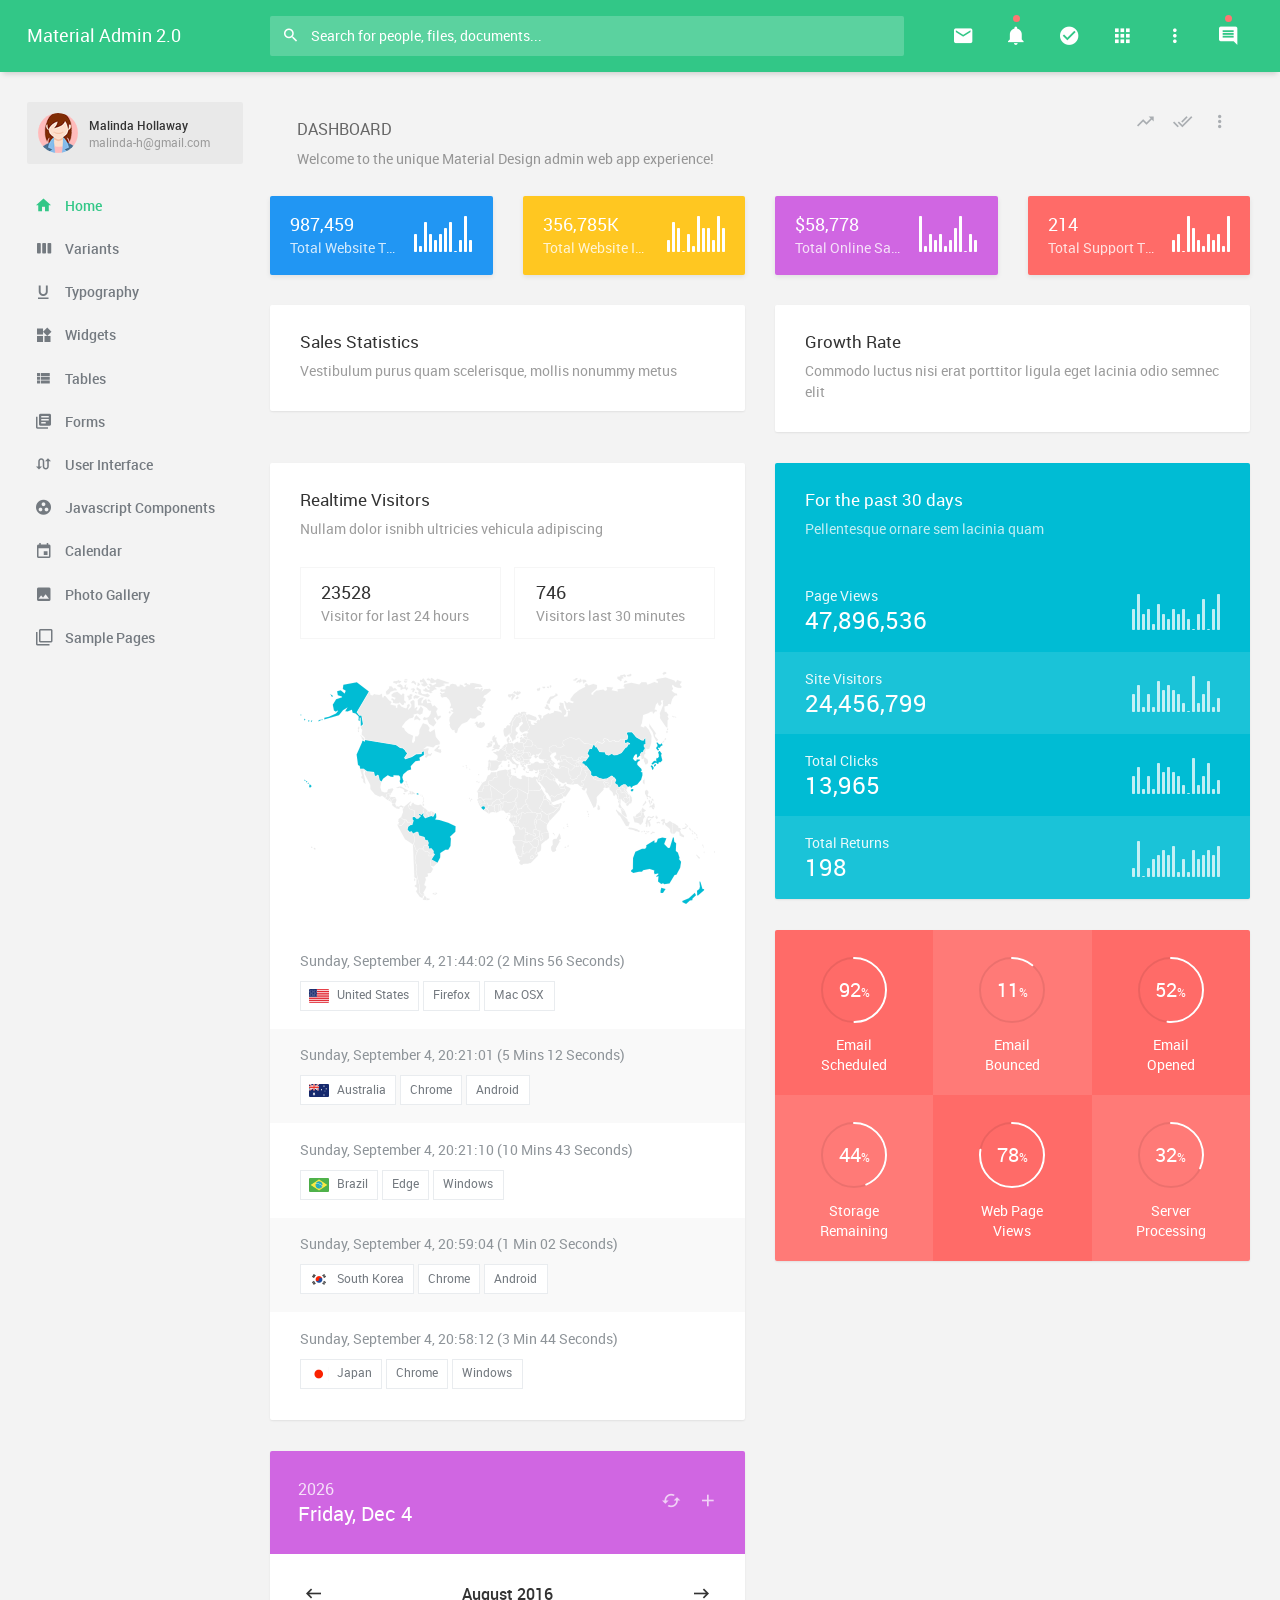
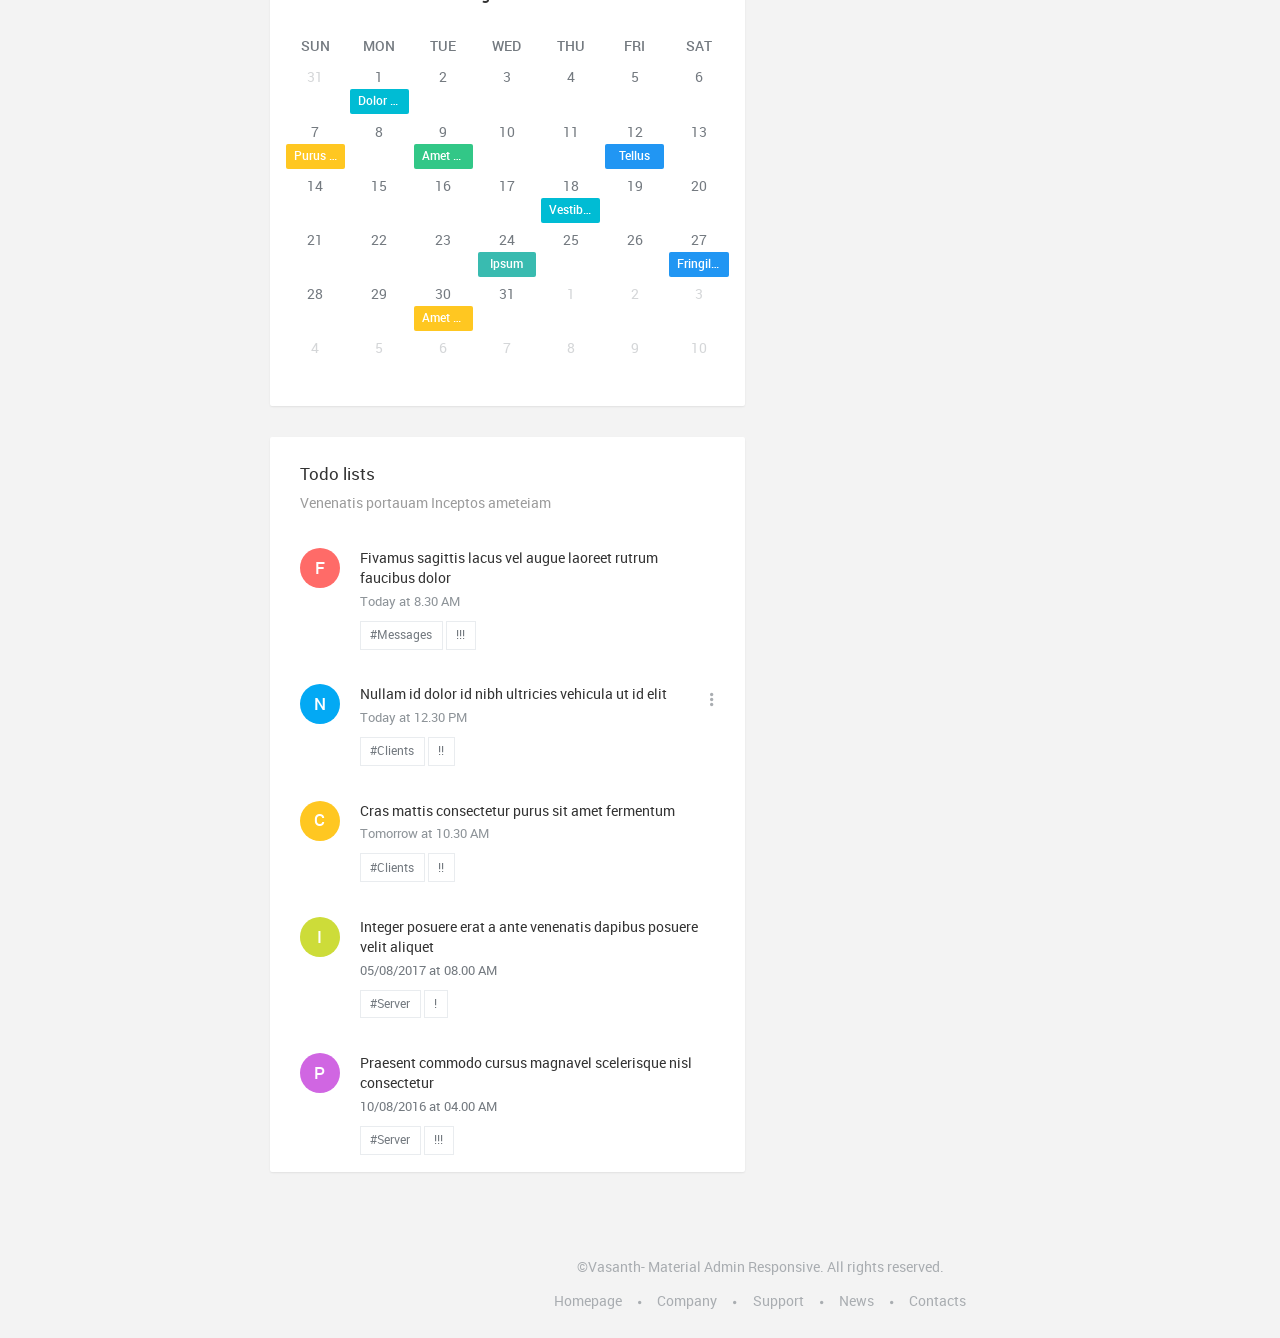
<file: TicketingSystemUI/wwwroot/index.html>
<!DOCTYPE html>
<html lang="en">
    <head>
        <meta charset="utf-8">
        <meta name="viewport" content="width=device-width, initial-scale=1, shrink-to-fit=no">

        <!-- Vendor styles -->
        <link rel="stylesheet" href="vendors/material-design-iconic-font/css/material-design-iconic-font.min.css">
        <link rel="stylesheet" href="vendors/animate.css/animate.min.css">
        <link rel="stylesheet" href="vendors/jquery-scrollbar/jquery.scrollbar.css">
        <link rel="stylesheet" href="vendors/fullcalendar/fullcalendar.min.css">

        <!-- App styles -->
        <link rel="stylesheet" href="css/app.min.css">
    </head>

    <body data-ma-theme="green">
        <main class="main">
            <div class="page-loader">
                <div class="page-loader__spinner">
                    <svg viewBox="25 25 50 50">
                        <circle cx="50" cy="50" r="20" fill="none" stroke-width="2" stroke-miterlimit="10" />
                    </svg>
                </div>
            </div>

            <header class="header">
                <div class="navigation-trigger hidden-xl-up" data-ma-action="aside-open" data-ma-target=".sidebar">
                    <div class="navigation-trigger__inner">
                        <i class="navigation-trigger__line"></i>
                        <i class="navigation-trigger__line"></i>
                        <i class="navigation-trigger__line"></i>
                    </div>
                </div>

                <div class="header__logo hidden-sm-down">
                    <h1><a href="index.html">Material Admin 2.0</a></h1>
                </div>

                <form class="search">
                    <div class="search__inner">
                        <input type="text" class="search__text" placeholder="Search for people, files, documents...">
                        <i class="zmdi zmdi-search search__helper" data-ma-action="search-close"></i>
                    </div>
                </form>

                <ul class="top-nav">
                    <li class="hidden-xl-up"><a href="" data-ma-action="search-open"><i class="zmdi zmdi-search"></i></a></li>

                    <li class="dropdown">
                        <a href="" data-toggle="dropdown"><i class="zmdi zmdi-email"></i></a>
                        <div class="dropdown-menu dropdown-menu-right dropdown-menu--block">
                            <div class="listview listview--hover">
                                <div class="listview__header">
                                    Messages

                                    <div class="actions">
                                        <a href="messages.html" class="actions__item zmdi zmdi-plus"></a>
                                    </div>
                                </div>

                                <a href="" class="listview__item">
                                    <img src="demo/img/profile-pics/1.jpg" class="listview__img" alt="">

                                    <div class="listview__content">
                                        <div class="listview__heading">
                                            David Belle <small>12:01 PM</small>
                                        </div>
                                        <p>Cum sociis natoque penatibus et magnis dis parturient montes</p>
                                    </div>
                                </a>

                                <a href="" class="listview__item">
                                    <img src="demo/img/profile-pics/2.jpg" class="listview__img" alt="">

                                    <div class="listview__content">
                                        <div class="listview__heading">
                                            Jonathan Morris
                                            <small>02:45 PM</small>
                                        </div>
                                        <p>Nunc quis diam diamurabitur at dolor elementum, dictum turpis vel</p>
                                    </div>
                                </a>

                                <a href="" class="listview__item">
                                    <img src="demo/img/profile-pics/3.jpg" class="listview__img" alt="">

                                    <div class="listview__content">
                                        <div class="listview__heading">
                                            Fredric Mitchell Jr.
                                            <small>08:21 PM</small>
                                        </div>
                                        <p>Phasellus a ante et est ornare accumsan at vel magnauis blandit turpis at augue ultricies</p>
                                    </div>
                                </a>

                                <a href="" class="listview__item">
                                    <img src="demo/img/profile-pics/4.jpg" class="listview__img" alt="">

                                    <div class="listview__content">
                                        <div class="listview__heading">
                                            Glenn Jecobs
                                            <small>08:43 PM</small>
                                        </div>
                                        <p>Ut vitae lacus sem ellentesque maximus, nunc sit amet varius dignissim, dui est consectetur neque</p>
                                    </div>
                                </a>

                                <a href="" class="listview__item">
                                    <img src="demo/img/profile-pics/5.jpg" class="listview__img" alt="">

                                    <div class="listview__content">
                                        <div class="listview__heading">
                                            Bill Phillips
                                            <small>11:32 PM</small>
                                        </div>
                                        <p>Proin laoreet commodo eros id faucibus. Donec ligula quam, imperdiet vel ante placerat</p>
                                    </div>
                                </a>

                                <a href="" class="view-more">View all messages</a>
                            </div>
                        </div>
                    </li>

                    <li class="dropdown top-nav__notifications">
                        <a href="" data-toggle="dropdown" class="top-nav__notify">
                            <i class="zmdi zmdi-notifications"></i>
                        </a>
                        <div class="dropdown-menu dropdown-menu-right dropdown-menu--block">
                            <div class="listview listview--hover">
                                <div class="listview__header">
                                    Notifications

                                    <div class="actions">
                                        <a href="" class="actions__item zmdi zmdi-check-all" data-ma-action="notifications-clear"></a>
                                    </div>
                                </div>

                                <div class="listview__scroll scrollbar-inner">
                                    <a href="" class="listview__item">
                                        <img src="demo/img/profile-pics/1.jpg" class="listview__img" alt="">

                                        <div class="listview__content">
                                            <div class="listview__heading">David Belle</div>
                                            <p>Cum sociis natoque penatibus et magnis dis parturient montes</p>
                                        </div>
                                    </a>

                                    <a href="" class="listview__item">
                                        <img src="demo/img/profile-pics/2.jpg" class="listview__img" alt="">

                                        <div class="listview__content">
                                            <div class="listview__heading">Jonathan Morris</div>
                                            <p>Nunc quis diam diamurabitur at dolor elementum, dictum turpis vel</p>
                                        </div>
                                    </a>

                                    <a href="" class="listview__item">
                                        <img src="demo/img/profile-pics/3.jpg" class="listview__img" alt="">

                                        <div class="listview__content">
                                            <div class="listview__heading">Fredric Mitchell Jr.</div>
                                            <p>Phasellus a ante et est ornare accumsan at vel magnauis blandit turpis at augue ultricies</p>
                                        </div>
                                    </a>

                                    <a href="" class="listview__item">
                                        <img src="demo/img/profile-pics/4.jpg" class="listview__img" alt="">

                                        <div class="listview__content">
                                            <div class="listview__heading">Glenn Jecobs</div>
                                            <p>Ut vitae lacus sem ellentesque maximus, nunc sit amet varius dignissim, dui est consectetur neque</p>
                                        </div>
                                    </a>

                                    <a href="" class="listview__item">
                                        <img src="demo/img/profile-pics/5.jpg" class="listview__img" alt="">

                                        <div class="listview__content">
                                            <div class="listview__heading">Bill Phillips</div>
                                            <p>Proin laoreet commodo eros id faucibus. Donec ligula quam, imperdiet vel ante placerat</p>
                                        </div>
                                    </a>

                                    <a href="" class="listview__item">
                                        <img src="demo/img/profile-pics/1.jpg" class="listview__img" alt="">

                                        <div class="listview__content">
                                            <div class="listview__heading">David Belle</div>
                                            <p>Cum sociis natoque penatibus et magnis dis parturient montes</p>
                                        </div>
                                    </a>

                                    <a href="" class="listview__item">
                                        <img src="demo/img/profile-pics/2.jpg" class="listview__img" alt="">

                                        <div class="listview__content">
                                            <div class="listview__heading">Jonathan Morris</div>
                                            <p>Nunc quis diam diamurabitur at dolor elementum, dictum turpis vel</p>
                                        </div>
                                    </a>

                                    <a href="" class="listview__item">
                                        <img src="demo/img/profile-pics/3.jpg" class="listview__img" alt="">

                                        <div class="listview__content">
                                            <div class="listview__heading">Fredric Mitchell Jr.</div>
                                            <p>Phasellus a ante et est ornare accumsan at vel magnauis blandit turpis at augue ultricies</p>
                                        </div>
                                    </a>
                                </div>

                                <div class="p-1"></div>
                            </div>
                        </div>
                    </li>

                    <li class="dropdown hidden-xs-down">
                        <a href="" data-toggle="dropdown"><i class="zmdi zmdi-check-circle"></i></a>

                        <div class="dropdown-menu dropdown-menu-right dropdown-menu--block" role="menu">
                            <div class="listview listview--hover">
                                <div class="listview__header">Tasks</div>

                                <a href="" class="listview__item">
                                    <div class="listview__content">
                                        <div class="listview__heading mb-2">HTML5 Validation Report</div>

                                        <div class="progress">
                                            <div class="progress-bar" style="width: 75%" aria-valuenow="75" aria-valuemin="0" aria-valuemax="100"></div>
                                        </div>
                                    </div>
                                </a>

                                <a href="" class="listview__item">
                                    <div class="listview__content">
                                        <div class="listview__heading mb-2">Google Chrome Extension</div>

                                        <div class="progress">
                                            <div class="progress-bar bg-warning" style="width: 43%" aria-valuenow="43" aria-valuemin="0" aria-valuemax="100"></div>
                                        </div>
                                    </div>
                                </a>

                                <a href="" class="listview__item">
                                    <div class="listview__content">
                                        <div class="listview__heading mb-2">Social Intranet Projects</div>

                                        <div class="progress">
                                            <div class="progress-bar bg-success" style="width: 20%" aria-valuenow="20" aria-valuemin="0" aria-valuemax="100"></div>
                                        </div>
                                    </div>
                                </a>

                                <a href="" class="listview__item">
                                    <div class="listview__content">
                                        <div class="listview__heading mb-2">Bootstrap Admin Template</div>

                                        <div class="progress">
                                            <div class="progress-bar bg-info" style="width: 60%" aria-valuenow="60" aria-valuemin="0" aria-valuemax="100"></div>
                                        </div>
                                    </div>
                                </a>

                                <a href="" class="listview__item">
                                    <div class="listview__content">
                                        <div class="listview__heading mb-2">Youtube Client App</div>

                                        <div class="progress">
                                            <div class="progress-bar bg-danger" style="width: 80%" aria-valuenow="80" aria-valuemin="0" aria-valuemax="100"></div>
                                        </div>
                                    </div>
                                </a>

                                <a href="" class="view-more">View all tasks</a>
                            </div>
                        </div>
                    </li>

                    <li class="dropdown hidden-xs-down">
                        <a href="" data-toggle="dropdown"><i class="zmdi zmdi-apps"></i></a>

                        <div class="dropdown-menu dropdown-menu-right dropdown-menu--block" role="menu">
                            <div class="row app-shortcuts">
                                <a class="col-4 app-shortcuts__item" href="">
                                    <i class="zmdi zmdi-calendar"></i>
                                    <small class="">Calendar</small>
                                    <span class="app-shortcuts__helper bg-red"></span>
                                </a>
                                <a class="col-4 app-shortcuts__item" href="">
                                    <i class="zmdi zmdi-file-text"></i>
                                    <small class="">Files</small>
                                    <span class="app-shortcuts__helper bg-blue"></span>
                                </a>
                                <a class="col-4 app-shortcuts__item" href="">
                                    <i class="zmdi zmdi-email"></i>
                                    <small class="">Email</small>
                                    <span class="app-shortcuts__helper bg-teal"></span>
                                </a>
                                <a class="col-4 app-shortcuts__item" href="">
                                    <i class="zmdi zmdi-trending-up"></i>
                                    <small class="">Reports</small>
                                    <span class="app-shortcuts__helper bg-blue-grey"></span>
                                </a>
                                <a class="col-4 app-shortcuts__item" href="">
                                    <i class="zmdi zmdi-view-headline"></i>
                                    <small class="">News</small>
                                    <span class="app-shortcuts__helper bg-orange"></span>
                                </a>
                                <a class="col-4 app-shortcuts__item" href="">
                                    <i class="zmdi zmdi-image"></i>
                                    <small class="">Gallery</small>
                                    <span class="app-shortcuts__helper bg-light-green"></span>
                                </a>
                            </div>
                        </div>
                    </li>

                    <li class="dropdown hidden-xs-down">
                        <a href="" data-toggle="dropdown"><i class="zmdi zmdi-more-vert"></i></a>

                        <div class="dropdown-menu dropdown-menu-right">
                            <div class="dropdown-item theme-switch">
                                Theme Switch

                                <div class="btn-group btn-group-toggle btn-group--colors" data-toggle="buttons">
                                    <label class="btn bg-green active"><input type="radio" value="green" autocomplete="off" checked></label>
                                    <label class="btn bg-blue"><input type="radio" value="blue" autocomplete="off"></label>
                                    <label class="btn bg-red"><input type="radio" value="red" autocomplete="off"></label>
                                    <label class="btn bg-orange"><input type="radio" value="orange" autocomplete="off"></label>
                                    <label class="btn bg-teal"><input type="radio" value="teal" autocomplete="off"></label>

                                    <div class="clearfix mt-2"></div>

                                    <label class="btn bg-cyan"><input type="radio" value="cyan" autocomplete="off"></label>
                                    <label class="btn bg-blue-grey"><input type="radio" value="blue-grey" autocomplete="off"></label>
                                    <label class="btn bg-purple"><input type="radio" value="purple" autocomplete="off"></label>
                                    <label class="btn bg-indigo"><input type="radio" value="indigo" autocomplete="off"></label>
                                    <label class="btn bg-brown"><input type="radio" value="brown" autocomplete="off"></label>
                                </div>
                            </div>
                            <a href="" class="dropdown-item">Fullscreen</a>
                            <a href="" class="dropdown-item">Clear Local Storage</a>
                        </div>
                    </li>

                    <li class="hidden-xs-down">
                        <a href="" data-ma-action="aside-open" data-ma-target=".chat" class="top-nav__notify">
                            <i class="zmdi zmdi-comment-alt-text"></i>
                        </a>
                    </li>
                </ul>
            </header>

            <aside class="sidebar">
                <div class="scrollbar-inner">
                    <div class="user">
                        <div class="user__info" data-toggle="dropdown">
                            <img class="user__img" src="demo/img/profile-pics/8.jpg" alt="">
                            <div>
                                <div class="user__name">Malinda Hollaway</div>
                                <div class="user__email">malinda-h@gmail.com</div>
                            </div>
                        </div>

                        <div class="dropdown-menu">
                            <a class="dropdown-item" href="">View Profile</a>
                            <a class="dropdown-item" href="">Settings</a>
                            <a class="dropdown-item" href="">Logout</a>
                        </div>
                    </div>

                    <ul class="navigation">
                        <li class="navigation__active"><a href="index.html"><i class="zmdi zmdi-home"></i> Home</a></li>

                        <li class="navigation__sub">
                            <a href=""><i class="zmdi zmdi-view-week"></i> Variants</a>

                            <ul>
                                <li><a href="hidden-sidebar.html">Hidden Sidebar</a></li>
                                <li><a href="boxed-layout.html">Boxed Layout</a></li>
                                <li><a href="hidden-sidebar-boxed-layout.html">Boxed Layout with Hidden Sidebar</a></li>
                                <li><a href="top-navigation.html">Top Navigation</a></li>
                            </ul>
                        </li>

                        <li><a href="typography.html"><i class="zmdi zmdi-format-underlined"></i> Typography</a></li>

                        <li><a href="widgets.html"><i class="zmdi zmdi-widgets"></i> Widgets</a></li>

                        <li class="navigation__sub">
                            <a href=""><i class="zmdi zmdi-view-list"></i> Tables</a>

                            <ul>
                                <li><a href="html-table.html">HTML Table</a></li>
                                <li><a href="data-table.html">Data Table</a></li>
                            </ul>
                        </li>

                        <li class="navigation__sub">
                            <a href=""><i class="zmdi zmdi-collection-text"></i> Forms</a>

                            <ul>
                                <li><a href="form-elements.html">Basic Form Elements</a></li>
                                <li><a href="form-components.html">Form Components</a></li>
                                <li><a href="form-layouts.html">Form Layouts</a></li>
                                <li><a href="form-validation.html">Form Validation</a></li>
                            </ul>
                        </li>

                        <li class="navigation__sub">
                            <a href=""><i class="zmdi zmdi-swap-alt"></i> User Interface</a>

                            <ul>
                                <li><a href="colors.html">Colors</a></li>
                                <li><a href="css-animations.html">CSS Animations</a></li>
                                <li><a href="buttons.html">Buttons</a></li>
                                <li><a href="icons.html">Icons</a></li>
                                <li><a href="listview.html">Listview</a></li>
                                <li><a href="toolbars.html">Toolbars</a></li>
                                <li><a href="cards.html">Cards</a></li>
                                <li><a href="alerts.html">Alerts</a></li>
                                <li><a href="badges.html">Badges</a></li>
                                <li><a href="breadcrumbs.html">Bredcrumbs</a></li>
                                <li><a href="jumbotron.html">Jumbotron</a></li>
                                <li><a href="navs.html">Navs</a></li>
                                <li><a href="pagination.html">Pagination</a></li>
                                <li><a href="progress.html">Progress</a></li>
                            </ul>
                        </li>

                        <li class="navigation__sub">
                            <a href=""><i class="zmdi zmdi-group-work"></i> Javascript Components</a>

                            <ul class="navigation__sub">
                                <li><a href="carousel.html">Carousel</a></li>
                                <li><a href="collapse.html">Collapse</a></li>
                                <li><a href="dropdowns.html">Dropdowns</a></li>
                                <li><a href="modals.html">Modals</a></li>
                                <li><a href="popover.html">Popover</a></li>
                                <li><a href="tabs.html">Tabs</a></li>
                                <li><a href="tooltips.html">Tooltips</a></li>
                                <li><a href="notifications-alerts.html">Notifications & Alerts</a></li>
                                <li><a href="tree-view.html">Tree View</a></li>
                            </ul>
                        </li>

                        

                        <li><a href="calendar.html"><i class="zmdi zmdi-calendar"></i> Calendar</a></li>

                        <li><a href="photo-gallery.html"><i class="zmdi zmdi-image"></i> Photo Gallery</a></li>

                        <li class="navigation__sub">
                            <a href=""><i class="zmdi zmdi-collection-item"></i> Sample Pages</a>

                            <ul>
                                <li><a href="profile-about.html">Profile</a></li>
                                <li><a href="messages.html">Messages</a></li>
                                <li><a href="contacts.html">Contacts</a></li>
                                <li><a href="new-contact.html">New Contact</a></li>
                                <li><a href="groups.html">Groups</a></li>
                                <li><a href="pricing-tables.html">Pricing Tables</a></li>
                                <li><a href="invoice.html">Invoice</a></li>
                                <li><a href="todo-lists.html">Todo Lists</a></li>
                                <li><a href="notes.html">Notes</a></li>
                                <li><a href="search-results.html">Search Results</a></li>
                                <li><a href="issue-tracker.html">Issue Tracker</a></li>
                                <li><a href="faq.html">FAQ</a></li>
                                <li><a href="team.html">Team</a></li>
                                <li><a href="blog.html">Blog</a></li>
                                <li><a href="blog-details.html">Blog Details</a></li>
                                <li><a href="questions-answers.html">Questions & Answers</a></li>
                                <li><a href="questions-answers-details.html">Questions & Answers Details</a></li>
                                <li><a href="login.html">Login & SignUp</a></li>
                                <li><a href="lockscreen.html">Lockscreen</a></li>
                                <li><a href="404.html">404</a></li>
                                <li><a href="empty.html">Empty Page</a></li>
                            </ul>
                        </li>
                    </ul>
                </div>
            </aside>

            <aside class="chat">
                <div class="chat__header">
                    <h2 class="chat__title">Chat <small>Currently 20 contacts online</small></h2>

                    <div class="chat__search">
                        <div class="form-group">
                            <input type="text" class="form-control" placeholder="Search...">
                            <i class="form-group__bar"></i>
                        </div>
                    </div>
                </div>

                <div class="scrollbar-inner">
                    <div class="listview listview--hover chat__buddies">
                        <a class="listview__item chat__available">
                            <img src="demo/img/profile-pics/7.jpg" class="listview__img" alt="">

                            <div class="listview__content">
                                <div class="listview__heading">Jeannette Lawson</div>
                                <p>hey, how are you doing.</p>
                            </div>
                        </a>

                        <a class="listview__item chat__available">
                            <img src="demo/img/profile-pics/5.jpg" class="listview__img" alt="">

                            <div class="listview__content">
                                <div class="listview__heading">Jeannette Lawson</div>
                                <p>hmm...</p>
                            </div>
                        </a>

                        <a class="listview__item chat__away">
                            <img src="demo/img/profile-pics/3.jpg" class="listview__img" alt="">

                            <div class="listview__content">
                                <div class="listview__heading">Jeannette Lawson</div>
                                <p>all good</p>
                            </div>
                        </a>

                        <a class="listview__item">
                            <img src="demo/img/profile-pics/8.jpg" class="listview__img" alt="">

                            <div class="listview__content">
                                <div class="listview__heading">Jeannette Lawson</div>
                                <p>morbi leo risus portaac consectetur vestibulum at eros.</p>
                            </div>
                        </a>

                        <a class="listview__item">
                            <img src="demo/img/profile-pics/6.jpg" class="listview__img" alt="">

                            <div class="listview__content">
                                <div class="listview__heading">Jeannette Lawson</div>
                                <p>fusce dapibus</p>
                            </div>
                        </a>

                        <a class="listview__item chat__busy">
                            <img src="demo/img/profile-pics/9.jpg" class="listview__img" alt="">

                            <div class="listview__content">
                                <div class="listview__heading">Jeannette Lawson</div>
                                <p>cras mattis consectetur purus sit amet fermentum.</p>
                            </div>
                        </a>
                    </div>
                </div>

                <a href="messages.html" class="btn btn--action btn-danger"><i class="zmdi zmdi-plus"></i></a>
            </aside>

            <section class="content">
                <header class="content__title">
                    <h1>Dashboard</h1>
                    <small>Welcome to the unique Material Design admin web app experience!</small>

                    <div class="actions">
                        <a href="" class="actions__item zmdi zmdi-trending-up"></a>
                        <a href="" class="actions__item zmdi zmdi-check-all"></a>

                        <div class="dropdown actions__item">
                            <i data-toggle="dropdown" class="zmdi zmdi-more-vert"></i>
                            <div class="dropdown-menu dropdown-menu-right">
                                <a href="" class="dropdown-item">Refresh</a>
                                <a href="" class="dropdown-item">Manage Widgets</a>
                                <a href="" class="dropdown-item">Settings</a>
                            </div>
                        </div>
                    </div>
                </header>

                <div class="row quick-stats">
                    <div class="col-sm-6 col-md-3">
                        <div class="quick-stats__item bg-blue">
                            <div class="quick-stats__info">
                                <h2>987,459</h2>
                                <small>Total Website Traffics</small>
                            </div>

                            <div class="quick-stats__chart sparkline-bar-stats">6,4,8,6,5,6,7,8,3,5,9,5</div>
                        </div>
                    </div>

                    <div class="col-sm-6 col-md-3">
                        <div class="quick-stats__item bg-amber">
                            <div class="quick-stats__info">
                                <h2>356,785K</h2>
                                <small>Total Website Impressions</small>
                            </div>

                            <div class="quick-stats__chart sparkline-bar-stats">4,7,6,2,5,3,8,6,6,4,8,6</div>
                        </div>
                    </div>

                    <div class="col-sm-6 col-md-3">
                        <div class="quick-stats__item bg-purple">
                            <div class="quick-stats__info">
                                <h2>$58,778</h2>
                                <small>Total Online Sales</small>
                            </div>

                            <div class="quick-stats__chart sparkline-bar-stats">9,4,6,5,6,4,5,7,9,3,6,5</div>
                        </div>
                    </div>

                    <div class="col-sm-6 col-md-3">
                        <div class="quick-stats__item bg-red">
                            <div class="quick-stats__info">
                                <h2>214</h2>
                                <small>Total Support Tickets</small>
                            </div>

                            <div class="quick-stats__chart sparkline-bar-stats">5,6,3,9,7,5,4,6,5,6,4,9</div>
                        </div>
                    </div>
                </div>

                <div class="row">
                    <div class="col-md-6">
                        <div class="card">
                            <div class="card-body">
                                <h4 class="card-title">Sales Statistics</h4>
                                <h6 class="card-subtitle">Vestibulum purus quam scelerisque, mollis nonummy metus</h6>

                            
                            </div>
                        </div>
                    </div>

                    <div class="col-md-6">
                        <div class="card">
                            <div class="card-body">
                                <h4 class="card-title">Growth Rate</h4>
                                <h6 class="card-subtitle">Commodo luctus nisi erat porttitor ligula eget lacinia odio semnec elit</h6>

                             
                            </div>
                        </div>
                    </div>
                </div>

                <div data-columns>
                   
                    <div class="card widget-visitors">
                        <div class="card-body">
                            <h4 class="card-title">Realtime Visitors</h4>
                            <h6 class="card-subtitle">Nullam dolor isnibh ultricies vehicula adipiscing</h6>

                            <div class="widget-visitors__stats">
                                <div>
                                    <strong>23528</strong>
                                    <small>Visitor for last 24 hours</small>
                                </div>
                                <div>
                                    <strong>746</strong>
                                    <small>Visitors last 30 minutes</small>
                                </div>
                            </div>

                            <div class="widget-visitors__map map-visitors"></div>
                        </div>

                        <div class="listview listview--striped">
                            <div class="listview__item">
                                <div class="listview__content">
                                    <p>Sunday, September 4, 21:44:02 (2 Mins 56 Seconds)</p>

                                    <div class="listview__attrs">
                                        <span><img class="widget-visitors__country" src="demo/img/flags/United_States_of_America.png" alt=""> United States</span>
                                        <span>Firefox</span>
                                        <span>Mac OSX</span>
                                    </div>
                                </div>
                            </div>

                            <div class="listview__item">
                                <div class="listview__content">
                                    <p>Sunday, September 4, 20:21:01 (5 Mins 12 Seconds)</p>

                                    <div class="listview__attrs">
                                        <span><img class="widget-visitors__country" src="demo/img/flags/Australia.png" alt=""> Australia</span>
                                        <span>Chrome</span>
                                        <span>Android</span>
                                    </div>
                                </div>
                            </div>

                            <div class="listview__item">
                                <div class="listview__content">
                                    <p>Sunday, September 4, 20:21:10 (10 Mins 43 Seconds)</p>

                                    <div class="listview__attrs">
                                        <span><img class="widget-visitors__country" src="demo/img/flags/Brazil.png" alt=""> Brazil</span>
                                        <span>Edge</span>
                                        <span>Windows</span>
                                    </div>
                                </div>
                            </div>

                            <div class="listview__item">
                                <div class="listview__content">
                                    <p>Sunday, September 4, 20:59:04 (1 Min 02 Seconds)</p>

                                    <div class="listview__attrs">
                                        <span><img class="widget-visitors__country" src="demo/img/flags/South_Korea.png" alt=""> South Korea</span>
                                        <span>Chrome</span>
                                        <span>Android</span>
                                    </div>
                                </div>
                            </div>

                            <div class="listview__item">
                                <div class="listview__content">
                                    <p>Sunday, September 4, 20:58:12 (3 Min 44 Seconds)</p>

                                    <div class="listview__attrs">
                                        <span><img class="widget-visitors__country" src="demo/img/flags/Japan.png" alt=""> Japan</span>
                                        <span>Chrome</span>
                                        <span>Windows</span>
                                    </div>
                                </div>
                            </div>

                            <div class="p-2"></div>
                        </div>
                    </div>

                    <div class="card card--inverse widget-past-days">
                        <div class="card-body">
                            <h4 class="card-title">For the past 30 days</h4>
                            <h6 class="card-subtitle">Pellentesque ornare sem lacinia quam</h6>
                        </div>

                        <div class="widget-past-days__main">
                          
                        </div>

                        <div class="listview listview--inverse listview--striped">
                            <div class="listview__item">
                                <div class="widget-past-days__info">
                                    <small>Page Views</small>
                                    <h3>47,896,536</h3>
                                </div>

                                <div class="widget-past-days__chart hidden-sm">
                                    <div class="sparkline-bar-stats">6,9,5,6,3,7,5,4,6,5,6,4,2,5,8,2,6,9</div>
                                </div>
                            </div>

                            <div class="listview__item">
                                <div class="widget-past-days__info">
                                    <small>Site Visitors</small>
                                    <h3>24,456,799</h3>
                                </div>

                                <div class="widget-past-days__chart hidden-sm">
                                    <div class="sparkline-bar-stats">5,7,2,5,2,8,6,7,6,5,3,1,9,3,5,8,2,4</div>
                                </div>
                            </div>

                            <div class="listview__item">
                                <div class="widget-past-days__info">
                                    <small>Total Clicks</small>
                                    <h3>13,965</h3>
                                </div>

                                <div class="widget-past-days__chart hidden-sm">
                                    <div class="sparkline-bar-stats">5,7,2,5,2,8,6,7,6,5,3,1,9,3,5,8,2,4</div>
                                </div>
                            </div>

                            <div class="listview__item">
                                <div class="widget-past-days__info">
                                    <small>Total Returns</small>
                                    <h3>198</h3>
                                </div>

                                <div class="widget-past-days__chart hidden-sm">
                                    <div class="sparkline-bar-stats">3,9,1,3,5,6,7,6,8,2,5,2,7,5,6,7,6,8</div>
                                </div>
                            </div>
                        </div>
                    </div>

                    <div class="card widget-calendar">
                        <div class="widget-calendar__header">
                            <div class="widget-calendar__year"></div>
                            <div class="widget-calendar__day"></div>

                            <div class="actions actions--inverse">
                                <a href="calendar.html" class="actions__item"><i class="zmdi zmdi-refresh-alt"></i></a>
                                <a href="calendar.html" class="actions__item"><i class="zmdi zmdi-plus"></i></a>
                            </div>
                        </div>

                        <div class="widget-calendar__body"></div>
                    </div>

                    <div class="card card--inverse widget-pie">
                        <div class="col-6 col-sm-4 col-md-6 col-lg-4 widget-pie__item">
                            <div class="easy-pie-chart" data-percent="50" data-size="80" data-track-color="rgba(0,0,0,0.08)" data-bar-color="#fff">
                                <span class="easy-pie-chart__value">92</span>
                            </div>
                            <div class="widget-pie__title">Email<br> Scheduled</div>
                        </div>

                        <div class="col-6 col-sm-4 col-md-6 col-lg-4 widget-pie__item">
                            <div class="easy-pie-chart" data-percent="11" data-size="80" data-track-color="rgba(0,0,0,0.08)" data-bar-color="#fff">
                                <span class="easy-pie-chart__value">11</span>
                            </div>
                            <div class="widget-pie__title">Email<br> Bounced</div>
                        </div>

                        <div class="col-6 col-sm-4 col-md-6 col-lg-4 widget-pie__item">
                            <div class="easy-pie-chart" data-percent="52" data-size="80" data-track-color="rgba(0,0,0,0.08)" data-bar-color="#fff">
                                <span class="easy-pie-chart__value">52</span>
                            </div>
                            <div class="widget-pie__title">Email<br> Opened</div>
                        </div>

                        <div class="col-6 col-sm-4 col-md-6 col-lg-4 widget-pie__item">
                            <div class="easy-pie-chart" data-percent="44" data-size="80" data-track-color="rgba(0,0,0,0.08)" data-bar-color="#fff">
                                <span class="easy-pie-chart__value">44</span>
                            </div>
                            <div class="widget-pie__title">Storage<br>Remaining</div>
                        </div>

                        <div class="col-6 col-sm-4 col-md-6 col-lg-4 widget-pie__item">
                            <div class="easy-pie-chart" data-percent="78" data-size="80" data-track-color="rgba(0,0,0,0.08)" data-bar-color="#fff">
                                <span class="easy-pie-chart__value">78</span>
                            </div>
                            <div class="widget-pie__title">Web Page<br> Views</div>
                        </div>

                        <div class="col-6 col-sm-4 col-md-6 col-lg-4 widget-pie__item">
                            <div class="easy-pie-chart" data-percent="32" data-size="80" data-track-color="rgba(0,0,0,0.08)" data-bar-color="#fff">
                                <span class="easy-pie-chart__value">32</span>
                            </div>
                            <div class="widget-pie__title">Server<br> Processing</div>
                        </div>
                    </div>

                    <div class="card todo">
                        <div class="card-body">
                            <h4 class="card-title">Todo lists</h4>
                            <h6 class="card-subtitle">Venenatis portauam Inceptos ameteiam</h6>
                        </div>

                        <div class="listview">
                            <div class="listview__item">
                                <div class="checkbox checkbox--char todo__item">
                                    <input type="checkbox" id="todo-1">
                                    <label for="todo-1" class="bg-red checkbox__char">F</label>

                                    <div class="listview__content">
                                        <div class="listview__heading">Fivamus sagittis lacus vel augue laoreet rutrum faucibus dolor</div>
                                        <p>Today at 8.30 AM</p>
                                    </div>

                                    <div class="listview__attrs">
                                        <span>#Messages</span>
                                        <span>!!!</span>
                                    </div>
                                </div>

                               
                            </div>

                            <div class="listview__item">
                                <div class="checkbox checkbox--char todo__item">
                                    <input type="checkbox" id="todo-2">
                                    <label class="checkbox__char bg-light-blue" for="todo-2">N</label>

                                    <div class="listview__content">
                                        <div class="listview__heading">Nullam id dolor id nibh ultricies vehicula ut id elit</div>
                                        <p>Today at 12.30 PM</p>
                                    </div>

                                    <div class="listview__attrs">
                                        <span>#Clients</span>
                                        <span>!!</span>
                                    </div>
                                </div>

                                <div class="actions listview__actions">
                                    <div class="dropdown actions__item">
                                        <i class="zmdi zmdi-more-vert" data-toggle="dropdown"></i>
                                        <div class="dropdown-menu dropdown-menu-right">
                                            <a class="dropdown-item" href="">Mark as completed</a>
                                            <a class="dropdown-item" href="">Delete</a>
                                        </div>
                                    </div>
                                </div>
                            </div>

                            <div class="listview__item">
                                <div class="checkbox checkbox--char todo__item">
                                    <input  type="checkbox" id="todo-3">
                                    <label class="checkbox__char bg-amber" for="todo-3">C</label>

                                    <div class="listview__content">
                                        <div class="listview__heading">Cras mattis consectetur purus sit amet fermentum</div>
                                        <p>Tomorrow at 10.30 AM</p>
                                    </div>

                                    <div class="listview__attrs">
                                        <span>#Clients</span>
                                        <span>!!</span>
                                    </div>
                                </div>

                               
                            </div>

                            <div class="listview__item">
                                <div class="checkbox checkbox--char todo__item">
                                    <input  type="checkbox" id="todo-4">
                                    <label class="checkbox__char bg-lime" for="todo-4">I</label>

                                    <div class="listview__content">
                                        <div class="listview__heading">Integer posuere erat a ante venenatis dapibus posuere velit aliquet</div>
                                        <small>05/08/2017 at 08.00 AM</small>
                                    </div>

                                    <div class="listview__attrs">
                                        <span>#Server</span>
                                        <span>!</span>
                                    </div>
                                </div>

                                
                            </div>

                            <div class="listview__item">
                                <div class="checkbox checkbox--char todo__item">
                                    <input  type="checkbox" id="todo-5">
                                    <label class="checkbox__char bg-purple" for="todo-5">P</label>

                                    <div class="listview__content">
                                        <div class="listview__heading">Praesent commodo cursus magnavel scelerisque nisl consectetur</div>
                                        <small>10/08/2016 at 04.00 AM</small>
                                    </div>

                                    <div class="listview__attrs">
                                        <span>#Server</span>
                                        <span>!!!</span>
                                    </div>
                                </div>

                              
                            </div>

                            
                        </div>
                    </div>

                   
                </div>

                <footer class="footer hidden-xs-down">
                    <p>©Vasanth- Material Admin Responsive. All rights reserved.</p>

                    <ul class="nav footer__nav">
                        <a class="nav-link" href="">Homepage</a>

                        <a class="nav-link" href="">Company</a>

                        <a class="nav-link" href="">Support</a>

                        <a class="nav-link" href="">News</a>

                        <a class="nav-link" href="">Contacts</a>
                    </ul>
                </footer>
            </section>
        </main>

        <!-- Older IE warning message -->
            <!--[if IE]>
                <div class="ie-warning">
                    <h1>Warning!!</h1>
                    <p>You are using an outdated version of Internet Explorer, please upgrade to any of the following web browsers to access this website.</p>

                    <div class="ie-warning__downloads">
                        <a href="http://www.google.com/chrome">
                            <img src="img/browsers/chrome.png" alt="">
                        </a>

                        <a href="https://www.mozilla.org/en-US/firefox/new">
                            <img src="img/browsers/firefox.png" alt="">
                        </a>

                        <a href="http://www.opera.com">
                            <img src="img/browsers/opera.png" alt="">
                        </a>

                        <a href="https://support.apple.com/downloads/safari">
                            <img src="img/browsers/safari.png" alt="">
                        </a>

                        <a href="https://www.microsoft.com/en-us/windows/microsoft-edge">
                            <img src="img/browsers/edge.png" alt="">
                        </a>

                        <a href="http://windows.microsoft.com/en-us/internet-explorer/download-ie">
                            <img src="img/browsers/ie.png" alt="">
                        </a>
                    </div>
                    <p>Sorry for the inconvenience!</p>
                </div>
            <![endif]-->

        <!-- Javascript -->
        <!-- Vendors -->
        <script src="vendors/jquery/jquery.min.js"></script>
        <script src="vendors/popper.js/popper.min.js"></script>
        <script src="vendors/bootstrap/js/bootstrap.min.js"></script>
        <script src="vendors/jquery-scrollbar/jquery.scrollbar.min.js"></script>
        <script src="vendors/jquery-scrollLock/jquery-scrollLock.min.js"></script>

        <script src="vendors/flot/jquery.flot.js"></script>
        <script src="vendors/flot/jquery.flot.resize.js"></script>
        <script src="vendors/flot.curvedlines/curvedLines.js"></script>
        <script src="vendors/jqvmap/jquery.vmap.min.js"></script>
        <script src="vendors/jqvmap/maps/jquery.vmap.world.js"></script>
        <script src="vendors/easy-pie-chart/jquery.easypiechart.min.js"></script>
        <script src="vendors/salvattore/salvattore.min.js"></script>
        <script src="vendors/sparkline/jquery.sparkline.min.js"></script>
        <script src="vendors/moment/moment.min.js"></script>
        <script src="vendors/fullcalendar/fullcalendar.min.js"></script>

        <!-- Charts and maps-->
        <script src="demo/js/flot-charts/curved-line.js"></script>
        <script src="demo/js/flot-charts/dynamic.js"></script>
        <script src="demo/js/flot-charts/line.js"></script>
        <script src="demo/js/flot-charts/chart-tooltips.js"></script>
        <script src="demo/js/other-charts.js"></script>
        <script src="demo/js/jqvmap.js"></script>

        <!-- App functions and actions -->
        <script src="js/app.min.js"></script>
    </body>
</html>
</file>
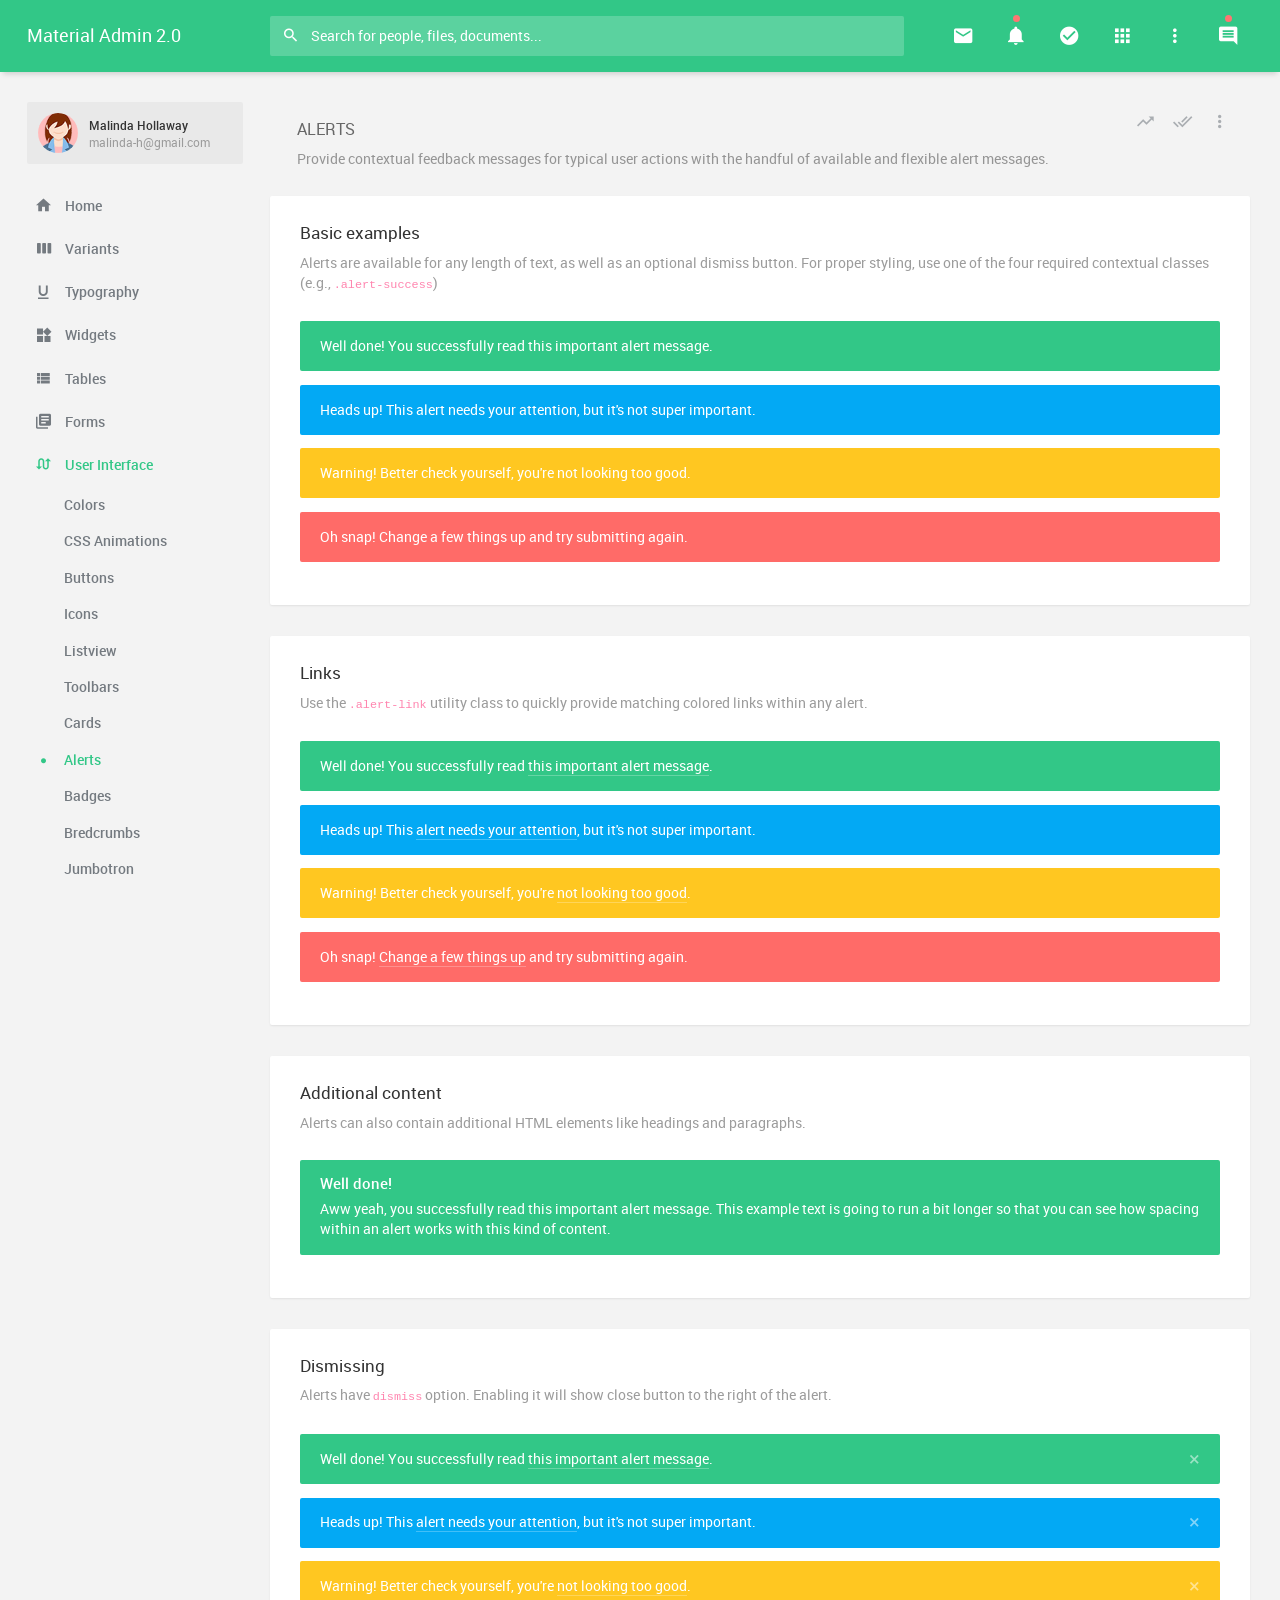
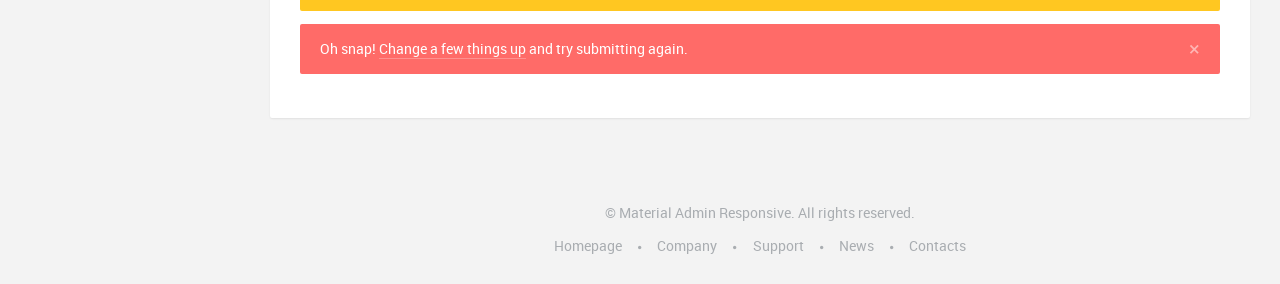
<file: TicketingSystemUI/wwwroot/alerts.html>
<!DOCTYPE html>
<html lang="en">
    <head>
        <meta charset="utf-8">
        <meta name="viewport" content="width=device-width, initial-scale=1, shrink-to-fit=no">

        <!-- Vendor styles -->
        <link rel="stylesheet" href="vendors/material-design-iconic-font/css/material-design-iconic-font.min.css">
        <link rel="stylesheet" href="vendors/animate.css/animate.min.css">
        <link rel="stylesheet" href="vendors/jquery-scrollbar/jquery.scrollbar.css">

        <!-- App styles -->
        <link rel="stylesheet" href="css/app.min.css">
    </head>

    <body data-ma-theme="green">
        <main class="main">
            <div class="page-loader">
                <div class="page-loader__spinner">
                    <svg viewBox="25 25 50 50">
                        <circle cx="50" cy="50" r="20" fill="none" stroke-width="2" stroke-miterlimit="10" />
                    </svg>
                </div>
            </div>

            <header class="header">
                <div class="navigation-trigger hidden-xl-up" data-ma-action="aside-open" data-ma-target=".sidebar">
                    <div class="navigation-trigger__inner">
                        <i class="navigation-trigger__line"></i>
                        <i class="navigation-trigger__line"></i>
                        <i class="navigation-trigger__line"></i>
                    </div>
                </div>

                <div class="header__logo hidden-sm-down">
                    <h1><a href="index.html">Material Admin 2.0</a></h1>
                </div>

                <form class="search">
                    <div class="search__inner">
                        <input type="text" class="search__text" placeholder="Search for people, files, documents...">
                        <i class="zmdi zmdi-search search__helper" data-ma-action="search-close"></i>
                    </div>
                </form>

                <ul class="top-nav">
                    <li class="hidden-xl-up"><a href="" data-ma-action="search-open"><i class="zmdi zmdi-search"></i></a></li>

                    <li class="dropdown">
                        <a href="" data-toggle="dropdown"><i class="zmdi zmdi-email"></i></a>
                        <div class="dropdown-menu dropdown-menu-right dropdown-menu--block">
                            <div class="listview listview--hover">
                                <div class="listview__header">
                                    Messages

                                    <div class="actions">
                                        <a href="messages.html" class="actions__item zmdi zmdi-plus"></a>
                                    </div>
                                </div>

                                <a href="" class="listview__item">
                                    <img src="demo/img/profile-pics/1.jpg" class="listview__img" alt="">

                                    <div class="listview__content">
                                        <div class="listview__heading">
                                            David Belle <small>12:01 PM</small>
                                        </div>
                                        <p>Cum sociis natoque penatibus et magnis dis parturient montes</p>
                                    </div>
                                </a>

                                <a href="" class="listview__item">
                                    <img src="demo/img/profile-pics/2.jpg" class="listview__img" alt="">

                                    <div class="listview__content">
                                        <div class="listview__heading">
                                            Jonathan Morris
                                            <small>02:45 PM</small>
                                        </div>
                                        <p>Nunc quis diam diamurabitur at dolor elementum, dictum turpis vel</p>
                                    </div>
                                </a>

                                <a href="" class="listview__item">
                                    <img src="demo/img/profile-pics/3.jpg" class="listview__img" alt="">

                                    <div class="listview__content">
                                        <div class="listview__heading">
                                            Fredric Mitchell Jr.
                                            <small>08:21 PM</small>
                                        </div>
                                        <p>Phasellus a ante et est ornare accumsan at vel magnauis blandit turpis at augue ultricies</p>
                                    </div>
                                </a>

                                <a href="" class="listview__item">
                                    <img src="demo/img/profile-pics/4.jpg" class="listview__img" alt="">

                                    <div class="listview__content">
                                        <div class="listview__heading">
                                            Glenn Jecobs
                                            <small>08:43 PM</small>
                                        </div>
                                        <p>Ut vitae lacus sem ellentesque maximus, nunc sit amet varius dignissim, dui est consectetur neque</p>
                                    </div>
                                </a>

                                <a href="" class="listview__item">
                                    <img src="demo/img/profile-pics/5.jpg" class="listview__img" alt="">

                                    <div class="listview__content">
                                        <div class="listview__heading">
                                            Bill Phillips
                                            <small>11:32 PM</small>
                                        </div>
                                        <p>Proin laoreet commodo eros id faucibus. Donec ligula quam, imperdiet vel ante placerat</p>
                                    </div>
                                </a>

                                <a href="" class="view-more">View all messages</a>
                            </div>
                        </div>
                    </li>

                    <li class="dropdown top-nav__notifications">
                        <a href="" data-toggle="dropdown" class="top-nav__notify">
                            <i class="zmdi zmdi-notifications"></i>
                        </a>
                        <div class="dropdown-menu dropdown-menu-right dropdown-menu--block">
                            <div class="listview listview--hover">
                                <div class="listview__header">
                                    Notifications

                                    <div class="actions">
                                        <a href="" class="actions__item zmdi zmdi-check-all" data-ma-action="notifications-clear"></a>
                                    </div>
                                </div>

                                <div class="listview__scroll scrollbar-inner">
                                    <a href="" class="listview__item">
                                        <img src="demo/img/profile-pics/1.jpg" class="listview__img" alt="">

                                        <div class="listview__content">
                                            <div class="listview__heading">David Belle</div>
                                            <p>Cum sociis natoque penatibus et magnis dis parturient montes</p>
                                        </div>
                                    </a>

                                    <a href="" class="listview__item">
                                        <img src="demo/img/profile-pics/2.jpg" class="listview__img" alt="">

                                        <div class="listview__content">
                                            <div class="listview__heading">Jonathan Morris</div>
                                            <p>Nunc quis diam diamurabitur at dolor elementum, dictum turpis vel</p>
                                        </div>
                                    </a>

                                    <a href="" class="listview__item">
                                        <img src="demo/img/profile-pics/3.jpg" class="listview__img" alt="">

                                        <div class="listview__content">
                                            <div class="listview__heading">Fredric Mitchell Jr.</div>
                                            <p>Phasellus a ante et est ornare accumsan at vel magnauis blandit turpis at augue ultricies</p>
                                        </div>
                                    </a>

                                    <a href="" class="listview__item">
                                        <img src="demo/img/profile-pics/4.jpg" class="listview__img" alt="">

                                        <div class="listview__content">
                                            <div class="listview__heading">Glenn Jecobs</div>
                                            <p>Ut vitae lacus sem ellentesque maximus, nunc sit amet varius dignissim, dui est consectetur neque</p>
                                        </div>
                                    </a>

                                    <a href="" class="listview__item">
                                        <img src="demo/img/profile-pics/5.jpg" class="listview__img" alt="">

                                        <div class="listview__content">
                                            <div class="listview__heading">Bill Phillips</div>
                                            <p>Proin laoreet commodo eros id faucibus. Donec ligula quam, imperdiet vel ante placerat</p>
                                        </div>
                                    </a>

                                    <a href="" class="listview__item">
                                        <img src="demo/img/profile-pics/1.jpg" class="listview__img" alt="">

                                        <div class="listview__content">
                                            <div class="listview__heading">David Belle</div>
                                            <p>Cum sociis natoque penatibus et magnis dis parturient montes</p>
                                        </div>
                                    </a>

                                    <a href="" class="listview__item">
                                        <img src="demo/img/profile-pics/2.jpg" class="listview__img" alt="">

                                        <div class="listview__content">
                                            <div class="listview__heading">Jonathan Morris</div>
                                            <p>Nunc quis diam diamurabitur at dolor elementum, dictum turpis vel</p>
                                        </div>
                                    </a>

                                    <a href="" class="listview__item">
                                        <img src="demo/img/profile-pics/3.jpg" class="listview__img" alt="">

                                        <div class="listview__content">
                                            <div class="listview__heading">Fredric Mitchell Jr.</div>
                                            <p>Phasellus a ante et est ornare accumsan at vel magnauis blandit turpis at augue ultricies</p>
                                        </div>
                                    </a>
                                </div>

                                <div class="p-1"></div>
                            </div>
                        </div>
                    </li>

                    <li class="dropdown hidden-xs-down">
                        <a href="" data-toggle="dropdown"><i class="zmdi zmdi-check-circle"></i></a>

                        <div class="dropdown-menu dropdown-menu-right dropdown-menu--block" role="menu">
                            <div class="listview listview--hover">
                                <div class="listview__header">Tasks</div>

                                <a href="" class="listview__item">
                                    <div class="listview__content">
                                        <div class="listview__heading mb-2">HTML5 Validation Report</div>

                                        <div class="progress">
                                            <div class="progress-bar" style="width: 75%" aria-valuenow="75" aria-valuemin="0" aria-valuemax="100"></div>
                                        </div>
                                    </div>
                                </a>

                                <a href="" class="listview__item">
                                    <div class="listview__content">
                                        <div class="listview__heading mb-2">Google Chrome Extension</div>

                                        <div class="progress">
                                            <div class="progress-bar bg-warning" style="width: 43%" aria-valuenow="43" aria-valuemin="0" aria-valuemax="100"></div>
                                        </div>
                                    </div>
                                </a>

                                <a href="" class="listview__item">
                                    <div class="listview__content">
                                        <div class="listview__heading mb-2">Social Intranet Projects</div>

                                        <div class="progress">
                                            <div class="progress-bar bg-success" style="width: 20%" aria-valuenow="20" aria-valuemin="0" aria-valuemax="100"></div>
                                        </div>
                                    </div>
                                </a>

                                <a href="" class="listview__item">
                                    <div class="listview__content">
                                        <div class="listview__heading mb-2">Bootstrap Admin Template</div>

                                        <div class="progress">
                                            <div class="progress-bar bg-info" style="width: 60%" aria-valuenow="60" aria-valuemin="0" aria-valuemax="100"></div>
                                        </div>
                                    </div>
                                </a>

                                <a href="" class="listview__item">
                                    <div class="listview__content">
                                        <div class="listview__heading mb-2">Youtube Client App</div>

                                        <div class="progress">
                                            <div class="progress-bar bg-danger" style="width: 80%" aria-valuenow="80" aria-valuemin="0" aria-valuemax="100"></div>
                                        </div>
                                    </div>
                                </a>

                                <a href="" class="view-more">View all tasks</a>
                            </div>
                        </div>
                    </li>

                    <li class="dropdown hidden-xs-down">
                        <a href="" data-toggle="dropdown"><i class="zmdi zmdi-apps"></i></a>

                        <div class="dropdown-menu dropdown-menu-right dropdown-menu--block" role="menu">
                            <div class="row app-shortcuts">
                                <a class="col-4 app-shortcuts__item" href="">
                                    <i class="zmdi zmdi-calendar"></i>
                                    <small class="">Calendar</small>
                                    <span class="app-shortcuts__helper bg-red"></span>
                                </a>
                                <a class="col-4 app-shortcuts__item" href="">
                                    <i class="zmdi zmdi-file-text"></i>
                                    <small class="">Files</small>
                                    <span class="app-shortcuts__helper bg-blue"></span>
                                </a>
                                <a class="col-4 app-shortcuts__item" href="">
                                    <i class="zmdi zmdi-email"></i>
                                    <small class="">Email</small>
                                    <span class="app-shortcuts__helper bg-teal"></span>
                                </a>
                                <a class="col-4 app-shortcuts__item" href="">
                                    <i class="zmdi zmdi-trending-up"></i>
                                    <small class="">Reports</small>
                                    <span class="app-shortcuts__helper bg-blue-grey"></span>
                                </a>
                                <a class="col-4 app-shortcuts__item" href="">
                                    <i class="zmdi zmdi-view-headline"></i>
                                    <small class="">News</small>
                                    <span class="app-shortcuts__helper bg-orange"></span>
                                </a>
                                <a class="col-4 app-shortcuts__item" href="">
                                    <i class="zmdi zmdi-image"></i>
                                    <small class="">Gallery</small>
                                    <span class="app-shortcuts__helper bg-light-green"></span>
                                </a>
                            </div>
                        </div>
                    </li>

                    <li class="dropdown hidden-xs-down">
                        <a href="" data-toggle="dropdown"><i class="zmdi zmdi-more-vert"></i></a>

                        <div class="dropdown-menu dropdown-menu-right">
                            <div class="dropdown-item theme-switch">
                                Theme Switch

                                <div class="btn-group btn-group-toggle btn-group--colors" data-toggle="buttons">
                                    <label class="btn bg-green active"><input type="radio" value="green" autocomplete="off" checked></label>
                                    <label class="btn bg-blue"><input type="radio" value="blue" autocomplete="off"></label>
                                    <label class="btn bg-red"><input type="radio" value="red" autocomplete="off"></label>
                                    <label class="btn bg-orange"><input type="radio" value="orange" autocomplete="off"></label>
                                    <label class="btn bg-teal"><input type="radio" value="teal" autocomplete="off"></label>

                                    <div class="clearfix mt-2"></div>

                                    <label class="btn bg-cyan"><input type="radio" value="cyan" autocomplete="off"></label>
                                    <label class="btn bg-blue-grey"><input type="radio" value="blue-grey" autocomplete="off"></label>
                                    <label class="btn bg-purple"><input type="radio" value="purple" autocomplete="off"></label>
                                    <label class="btn bg-indigo"><input type="radio" value="indigo" autocomplete="off"></label>
                                    <label class="btn bg-brown"><input type="radio" value="brown" autocomplete="off"></label>
                                </div>
                            </div>
                            <a href="" class="dropdown-item">Fullscreen</a>
                            <a href="" class="dropdown-item">Clear Local Storage</a>
                        </div>
                    </li>

                    <li class="hidden-xs-down">
                        <a href="" data-ma-action="aside-open" data-ma-target=".chat" class="top-nav__notify">
                            <i class="zmdi zmdi-comment-alt-text"></i>
                        </a>
                    </li>
                </ul>
            </header>

            <aside class="sidebar">
                <div class="scrollbar-inner">
                    <div class="user">
                        <div class="user__info" data-toggle="dropdown">
                            <img class="user__img" src="demo/img/profile-pics/8.jpg" alt="">
                            <div>
                                <div class="user__name">Malinda Hollaway</div>
                                <div class="user__email">malinda-h@gmail.com</div>
                            </div>
                        </div>

                        <div class="dropdown-menu">
                            <a class="dropdown-item" href="">View Profile</a>
                            <a class="dropdown-item" href="">Settings</a>
                            <a class="dropdown-item" href="">Logout</a>
                        </div>
                    </div>

                    <ul class="navigation">
                        <li><a href="index.html"><i class="zmdi zmdi-home"></i> Home</a></li>

                        <li class="navigation__sub">
                            <a href=""><i class="zmdi zmdi-view-week"></i> Variants</a>

                            <ul>
                                <li><a href="hidden-sidebar.html">Hidden Sidebar</a></li>
                                <li><a href="boxed-layout.html">Boxed Layout</a></li>
                                <li><a href="hidden-sidebar-boxed-layout.html">Boxed Layout with Hidden Sidebar</a></li>
                                <li><a href="top-navigation.html">Top Navigation</a></li>
                            </ul>
                        </li>

                        <li><a href="typography.html"><i class="zmdi zmdi-format-underlined"></i> Typography</a></li>

                        <li><a href="widgets.html"><i class="zmdi zmdi-widgets"></i> Widgets</a></li>

                        <li class="navigation__sub">
                            <a href=""><i class="zmdi zmdi-view-list"></i> Tables</a>

                            <ul>
                                <li><a href="html-table.html">HTML Table</a></li>
                                <li><a href="data-table.html">Data Table</a></li>
                            </ul>
                        </li>

                        <li class="navigation__sub">
                            <a href=""><i class="zmdi zmdi-collection-text"></i> Forms</a>

                            <ul>
                                <li><a href="form-elements.html">Basic Form Elements</a></li>
                                <li><a href="form-components.html">Form Components</a></li>
                                <li><a href="form-layouts.html">Form Layouts</a></li>
                                <li><a href="form-validation.html">Form Validation</a></li>
                            </ul>
                        </li>

                        <li class="navigation__sub navigation__sub--active navigation__sub--toggled">
                            <a href=""><i class="zmdi zmdi-swap-alt"></i> User Interface</a>

                            <ul>
                                <li><a href="colors.html">Colors</a></li>
                                <li><a href="css-animations.html">CSS Animations</a></li>
                                <li><a href="buttons.html">Buttons</a></li>
                                <li><a href="icons.html">Icons</a></li>
                                <li><a href="listview.html">Listview</a></li>
                                <li><a href="toolbars.html">Toolbars</a></li>
                                <li><a href="cards.html">Cards</a></li>
                                <li class="navigation__active"><a href="alerts.html">Alerts</a></li>
                                <li><a href="badges.html">Badges</a></li>
                                <li><a href="breadcrumbs.html">Bredcrumbs</a></li>
                                <li><a href="jumbotron.html">Jumbotron</a></li>
                                <li><a href="navs.html">Navs</a></li>
                                <li><a href="pagination.html">Pagination</a></li>
                                <li><a href="progress.html">Progress</a></li>
                            </ul>
                        </li>

                        <li class="navigation__sub">
                            <a href=""><i class="zmdi zmdi-group-work"></i> Javascript Components</a>

                            <ul class="navigation__sub">
                                <li><a href="carousel.html">Carousel</a></li>
                                <li><a href="collapse.html">Collapse</a></li>
                                <li><a href="dropdowns.html">Dropdowns</a></li>
                                <li><a href="modals.html">Modals</a></li>
                                <li><a href="popover.html">Popover</a></li>
                                <li><a href="tabs.html">Tabs</a></li>
                                <li><a href="tooltips.html">Tooltips</a></li>
                                <li><a href="notifications-alerts.html">Notifications & Alerts</a></li>
                                <li><a href="tree-view.html">Tree View</a></li>
                            </ul>
                        </li>

                        <li class="navigation__sub">
                            <a href=""><i class="zmdi zmdi-trending-up"></i> Charts</a>

                            <ul>
                                <li><a href="flot-charts.html">Flot</a></li>
                                <li><a href="other-charts.html">Other Charts</a></li>
                            </ul>
                        </li>

                        <li><a href="calendar.html"><i class="zmdi zmdi-calendar"></i> Calendar</a></li>

                        <li><a href="photo-gallery.html"><i class="zmdi zmdi-image"></i> Photo Gallery</a></li>

                        <li class="navigation__sub">
                            <a href=""><i class="zmdi zmdi-collection-item"></i> Sample Pages</a>

                            <ul>
                                <li><a href="profile-about.html">Profile</a></li>
                                <li><a href="messages.html">Messages</a></li>
                                <li><a href="contacts.html">Contacts</a></li>
                                <li><a href="new-contact.html">New Contact</a></li>
                                <li><a href="groups.html">Groups</a></li>
                                <li><a href="pricing-tables.html">Pricing Tables</a></li>
                                <li><a href="invoice.html">Invoice</a></li>
                                <li><a href="todo-lists.html">Todo Lists</a></li>
                                <li><a href="notes.html">Notes</a></li>
                                <li><a href="search-results.html">Search Results</a></li>
                                <li><a href="issue-tracker.html">Issue Tracker</a></li>
                                <li><a href="faq.html">FAQ</a></li>
                                <li><a href="team.html">Team</a></li>
                                <li><a href="blog.html">Blog</a></li>
                                <li><a href="blog-details.html">Blog Details</a></li>
                                <li><a href="questions-answers.html">Questions & Answers</a></li>
                                <li><a href="questions-answers-details.html">Questions & Answers Details</a></li>
                                <li><a href="login.html">Login & SignUp</a></li>
                                <li><a href="lockscreen.html">Lockscreen</a></li>
                                <li><a href="404.html">404</a></li>
                                <li><a href="empty.html">Empty Page</a></li>
                            </ul>
                        </li>
                    </ul>
                </div>
            </aside>

            <aside class="chat">
                <div class="chat__header">
                    <h2 class="chat__title">Chat <small>Currently 20 contacts online</small></h2>

                    <div class="chat__search">
                        <div class="form-group">
                            <input type="text" class="form-control" placeholder="Search...">
                            <i class="form-group__bar"></i>
                        </div>
                    </div>
                </div>

                <div class="scrollbar-inner">
                    <div class="listview listview--hover chat__buddies">
                        <a class="listview__item chat__available">
                            <img src="demo/img/profile-pics/7.jpg" class="listview__img" alt="">

                            <div class="listview__content">
                                <div class="listview__heading">Jeannette Lawson</div>
                                <p>hey, how are you doing.</p>
                            </div>
                        </a>

                        <a class="listview__item chat__available">
                            <img src="demo/img/profile-pics/5.jpg" class="listview__img" alt="">

                            <div class="listview__content">
                                <div class="listview__heading">Jeannette Lawson</div>
                                <p>hmm...</p>
                            </div>
                        </a>

                        <a class="listview__item chat__away">
                            <img src="demo/img/profile-pics/3.jpg" class="listview__img" alt="">

                            <div class="listview__content">
                                <div class="listview__heading">Jeannette Lawson</div>
                                <p>all good</p>
                            </div>
                        </a>

                        <a class="listview__item">
                            <img src="demo/img/profile-pics/8.jpg" class="listview__img" alt="">

                            <div class="listview__content">
                                <div class="listview__heading">Jeannette Lawson</div>
                                <p>morbi leo risus portaac consectetur vestibulum at eros.</p>
                            </div>
                        </a>

                        <a class="listview__item">
                            <img src="demo/img/profile-pics/6.jpg" class="listview__img" alt="">

                            <div class="listview__content">
                                <div class="listview__heading">Jeannette Lawson</div>
                                <p>fusce dapibus</p>
                            </div>
                        </a>

                        <a class="listview__item chat__busy">
                            <img src="demo/img/profile-pics/9.jpg" class="listview__img" alt="">

                            <div class="listview__content">
                                <div class="listview__heading">Jeannette Lawson</div>
                                <p>cras mattis consectetur purus sit amet fermentum.</p>
                            </div>
                        </a>
                    </div>
                </div>

                <a href="messages.html" class="btn btn--action btn-danger"><i class="zmdi zmdi-plus"></i></a>
            </aside>

            <section class="content">
                <div class="content__inner">
                    <header class="content__title">
                        <h1>Alerts</h1>
                        <small>Provide contextual feedback messages for typical user actions with the handful of available and flexible alert messages.</small>

                        <div class="actions">
                        <a href="" class="actions__item zmdi zmdi-trending-up"></a>
                        <a href="" class="actions__item zmdi zmdi-check-all"></a>

                        <div class="dropdown actions__item">
                            <i data-toggle="dropdown" class="zmdi zmdi-more-vert"></i>
                            <div class="dropdown-menu dropdown-menu-right">
                                <a href="" class="dropdown-item">Refresh</a>
                                <a href="" class="dropdown-item">Manage Widgets</a>
                                <a href="" class="dropdown-item">Settings</a>
                            </div>
                        </div>
                    </div>
                    </header>

                    <div class="card">
                        <div class="card-body">
                            <h4 class="card-title">Basic examples</h4>
                            <h6 class="card-subtitle">Alerts are available for any length of text, as well as an optional dismiss button. For proper styling, use one of the four required contextual classes (e.g., <code>.alert-success</code>)</h6>

                            <div class="alert alert-success" role="alert">
                                Well done! You successfully read this important alert message.
                            </div>
                            <div class="alert alert-info" role="alert">
                                Heads up! This alert needs your attention, but it's not super important.
                            </div>
                            <div class="alert alert-warning" role="alert">
                                Warning! Better check yourself, you're not looking too good.
                            </div>
                            <div class="alert alert-danger" role="alert">
                                Oh snap! Change a few things up and try submitting again.
                            </div>
                        </div>
                    </div>

                    <div class="card"> 
                        <div class="card-body">
                            <h4 class="card-title">Links</h4>
                            <h6 class="card-subtitle">Use the <code>.alert-link</code> utility class to quickly provide matching colored links within any alert.</h6>

                            <div class="alert alert-success" role="alert">
                                Well done! You successfully read <a href="#" class="alert-link">this important alert message</a>.
                            </div>
                            <div class="alert alert-info" role="alert">
                                Heads up! This <a href="#" class="alert-link">alert needs your attention</a>, but it's not super important.
                            </div>
                            <div class="alert alert-warning" role="alert">
                                Warning! Better check yourself, you're <a href="#" class="alert-link">not looking too good</a>.
                            </div>
                            <div class="alert alert-danger" role="alert">
                                Oh snap! <a href="#" class="alert-link">Change a few things up</a> and try submitting again.
                            </div>
                        </div>
                    </div>

                    <div class="card">
                        <div class="card-body">
                            <h4 class="card-title">Additional content</h4>
                            <h6 class="card-subtitle">Alerts can also contain additional HTML elements like headings and paragraphs.</h6>

                            <div class="alert alert-success" role="alert">
                                <h4 class="alert-heading">Well done!</h4>
                                <p class="mb-0">Aww yeah, you successfully read this important alert message. This example text is going to run a bit longer so that you can see how spacing within an alert works with this kind of content.</p>
                            </div>
                        </div>
                    </div>

                    <div class="card">
                        <div class="card-body">
                            <h4 class="card-title">Dismissing</h4>
                            <h6 class="card-subtitle">Alerts have <code>dismiss</code> option. Enabling it will show close button to the right of the alert.</h6>

                            <div class="alert alert-success alert-dismissible fade show">
                                <button type="button" class="close" data-dismiss="alert" aria-label="Close">
                                    <span aria-hidden="true">&times;</span>
                                </button>

                                Well done! You successfully read <a href="#" class="alert-link">this important alert message</a>.
                            </div>

                            <div class="alert alert-info alert-dismissible fade show">
                                <button type="button" class="close" data-dismiss="alert" aria-label="Close">
                                    <span aria-hidden="true">&times;</span>
                                </button>

                                Heads up! This <a href="#" class="alert-link">alert needs your attention</a>, but it's not super important.
                            </div>

                            <div class="alert alert-warning alert-dismissible fade show">
                                <button type="button" class="close" data-dismiss="alert" aria-label="Close">
                                    <span aria-hidden="true">&times;</span>
                                </button>

                                Warning! Better check yourself, you're <a href="#" class="alert-link">not looking too good</a>.
                            </div>

                            <div class="alert alert-danger alert-dismissible fade show">
                                <button type="button" class="close" data-dismiss="alert" aria-label="Close">
                                    <span aria-hidden="true">&times;</span>
                                </button>

                                Oh snap! <a href="#" class="alert-link">Change a few things up</a> and try submitting again.
                            </div>
                        </div>
                    </div>
                </div>

                <footer class="footer hidden-xs-down">
                    <p>© Material Admin Responsive. All rights reserved.</p>

                    <ul class="nav footer__nav">
                        <a class="nav-link" href="">Homepage</a>

                        <a class="nav-link" href="">Company</a>

                        <a class="nav-link" href="">Support</a>

                        <a class="nav-link" href="">News</a>

                        <a class="nav-link" href="">Contacts</a>
                    </ul>
                </footer>
            </section>
        </main>

        <!-- Older IE warning message -->
            <!--[if IE]>
                <div class="ie-warning">
                    <h1>Warning!!</h1>
                    <p>You are using an outdated version of Internet Explorer, please upgrade to any of the following web browsers to access this website.</p>

                    <div class="ie-warning__downloads">
                        <a href="http://www.google.com/chrome">
                            <img src="img/browsers/chrome.png" alt="">
                        </a>

                        <a href="https://www.mozilla.org/en-US/firefox/new">
                            <img src="img/browsers/firefox.png" alt="">
                        </a>

                        <a href="http://www.opera.com">
                            <img src="img/browsers/opera.png" alt="">
                        </a>

                        <a href="https://support.apple.com/downloads/safari">
                            <img src="img/browsers/safari.png" alt="">
                        </a>

                        <a href="https://www.microsoft.com/en-us/windows/microsoft-edge">
                            <img src="img/browsers/edge.png" alt="">
                        </a>

                        <a href="http://windows.microsoft.com/en-us/internet-explorer/download-ie">
                            <img src="img/browsers/ie.png" alt="">
                        </a>
                    </div>
                    <p>Sorry for the inconvenience!</p>
                </div>
            <![endif]-->

        <!-- Javascript -->
        <!-- Vendors -->
        <script src="vendors/jquery/jquery.min.js"></script>
        <script src="vendors/popper.js/popper.min.js"></script>
        <script src="vendors/bootstrap/js/bootstrap.min.js"></script>
        <script src="vendors/jquery-scrollbar/jquery.scrollbar.min.js"></script>
        <script src="vendors/jquery-scrollLock/jquery-scrollLock.min.js"></script>

        <!-- App functions and actions -->
        <script src="js/app.min.js"></script>
    </body>
</html>
</file>
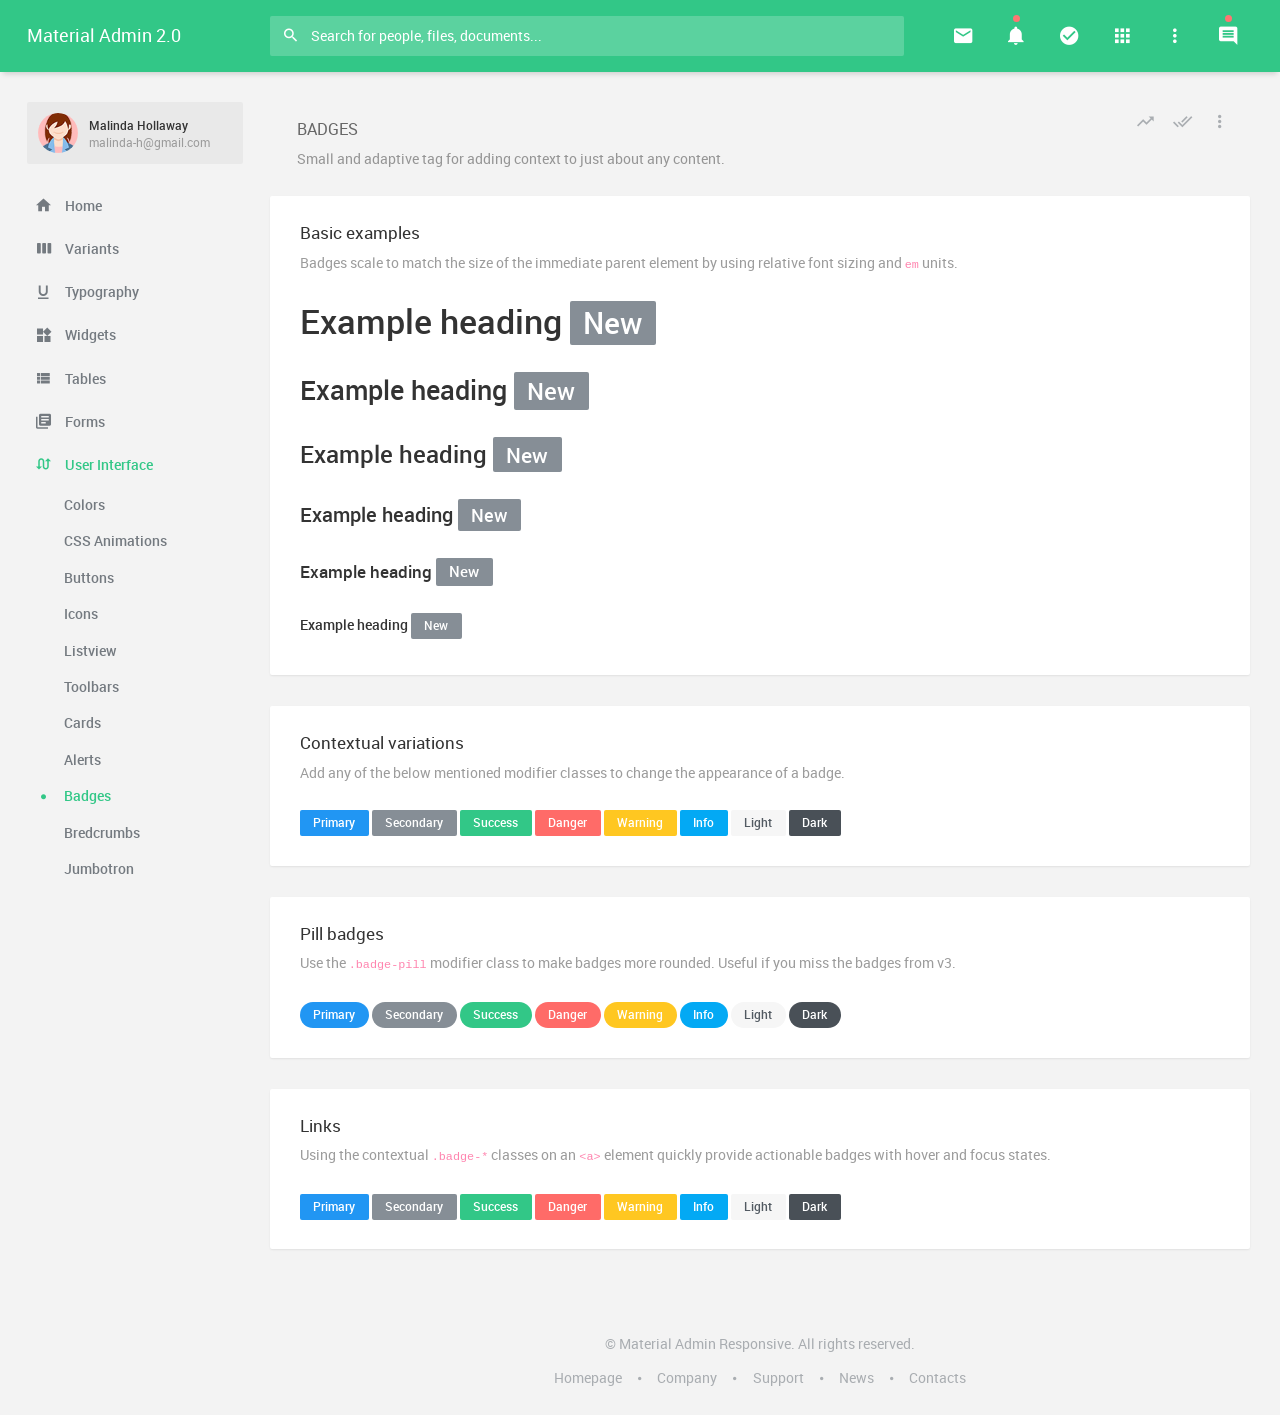
<file: TicketingSystemUI/wwwroot/badges.html>
<!DOCTYPE html>
<html lang="en">
    <head>
        <meta charset="utf-8">
        <meta name="viewport" content="width=device-width, initial-scale=1, shrink-to-fit=no">

        <!-- Vendor styles -->
        <link rel="stylesheet" href="vendors/material-design-iconic-font/css/material-design-iconic-font.min.css">
        <link rel="stylesheet" href="vendors/animate.css/animate.min.css">
        <link rel="stylesheet" href="vendors/jquery-scrollbar/jquery.scrollbar.css">

        <!-- App styles -->
        <link rel="stylesheet" href="css/app.min.css">
    </head>

    <body data-ma-theme="green">
        <main class="main">
            <div class="page-loader">
                <div class="page-loader__spinner">
                    <svg viewBox="25 25 50 50">
                        <circle cx="50" cy="50" r="20" fill="none" stroke-width="2" stroke-miterlimit="10" />
                    </svg>
                </div>
            </div>

            <header class="header">
                <div class="navigation-trigger hidden-xl-up" data-ma-action="aside-open" data-ma-target=".sidebar">
                    <div class="navigation-trigger__inner">
                        <i class="navigation-trigger__line"></i>
                        <i class="navigation-trigger__line"></i>
                        <i class="navigation-trigger__line"></i>
                    </div>
                </div>

                <div class="header__logo hidden-sm-down">
                    <h1><a href="index.html">Material Admin 2.0</a></h1>
                </div>

                <form class="search">
                    <div class="search__inner">
                        <input type="text" class="search__text" placeholder="Search for people, files, documents...">
                        <i class="zmdi zmdi-search search__helper" data-ma-action="search-close"></i>
                    </div>
                </form>

                <ul class="top-nav">
                    <li class="hidden-xl-up"><a href="" data-ma-action="search-open"><i class="zmdi zmdi-search"></i></a></li>

                    <li class="dropdown">
                        <a href="" data-toggle="dropdown"><i class="zmdi zmdi-email"></i></a>
                        <div class="dropdown-menu dropdown-menu-right dropdown-menu--block">
                            <div class="listview listview--hover">
                                <div class="listview__header">
                                    Messages

                                    <div class="actions">
                                        <a href="messages.html" class="actions__item zmdi zmdi-plus"></a>
                                    </div>
                                </div>

                                <a href="" class="listview__item">
                                    <img src="demo/img/profile-pics/1.jpg" class="listview__img" alt="">

                                    <div class="listview__content">
                                        <div class="listview__heading">
                                            David Belle <small>12:01 PM</small>
                                        </div>
                                        <p>Cum sociis natoque penatibus et magnis dis parturient montes</p>
                                    </div>
                                </a>

                                <a href="" class="listview__item">
                                    <img src="demo/img/profile-pics/2.jpg" class="listview__img" alt="">

                                    <div class="listview__content">
                                        <div class="listview__heading">
                                            Jonathan Morris
                                            <small>02:45 PM</small>
                                        </div>
                                        <p>Nunc quis diam diamurabitur at dolor elementum, dictum turpis vel</p>
                                    </div>
                                </a>

                                <a href="" class="listview__item">
                                    <img src="demo/img/profile-pics/3.jpg" class="listview__img" alt="">

                                    <div class="listview__content">
                                        <div class="listview__heading">
                                            Fredric Mitchell Jr.
                                            <small>08:21 PM</small>
                                        </div>
                                        <p>Phasellus a ante et est ornare accumsan at vel magnauis blandit turpis at augue ultricies</p>
                                    </div>
                                </a>

                                <a href="" class="listview__item">
                                    <img src="demo/img/profile-pics/4.jpg" class="listview__img" alt="">

                                    <div class="listview__content">
                                        <div class="listview__heading">
                                            Glenn Jecobs
                                            <small>08:43 PM</small>
                                        </div>
                                        <p>Ut vitae lacus sem ellentesque maximus, nunc sit amet varius dignissim, dui est consectetur neque</p>
                                    </div>
                                </a>

                                <a href="" class="listview__item">
                                    <img src="demo/img/profile-pics/5.jpg" class="listview__img" alt="">

                                    <div class="listview__content">
                                        <div class="listview__heading">
                                            Bill Phillips
                                            <small>11:32 PM</small>
                                        </div>
                                        <p>Proin laoreet commodo eros id faucibus. Donec ligula quam, imperdiet vel ante placerat</p>
                                    </div>
                                </a>

                                <a href="" class="view-more">View all messages</a>
                            </div>
                        </div>
                    </li>

                    <li class="dropdown top-nav__notifications">
                        <a href="" data-toggle="dropdown" class="top-nav__notify">
                            <i class="zmdi zmdi-notifications"></i>
                        </a>
                        <div class="dropdown-menu dropdown-menu-right dropdown-menu--block">
                            <div class="listview listview--hover">
                                <div class="listview__header">
                                    Notifications

                                    <div class="actions">
                                        <a href="" class="actions__item zmdi zmdi-check-all" data-ma-action="notifications-clear"></a>
                                    </div>
                                </div>

                                <div class="listview__scroll scrollbar-inner">
                                    <a href="" class="listview__item">
                                        <img src="demo/img/profile-pics/1.jpg" class="listview__img" alt="">

                                        <div class="listview__content">
                                            <div class="listview__heading">David Belle</div>
                                            <p>Cum sociis natoque penatibus et magnis dis parturient montes</p>
                                        </div>
                                    </a>

                                    <a href="" class="listview__item">
                                        <img src="demo/img/profile-pics/2.jpg" class="listview__img" alt="">

                                        <div class="listview__content">
                                            <div class="listview__heading">Jonathan Morris</div>
                                            <p>Nunc quis diam diamurabitur at dolor elementum, dictum turpis vel</p>
                                        </div>
                                    </a>

                                    <a href="" class="listview__item">
                                        <img src="demo/img/profile-pics/3.jpg" class="listview__img" alt="">

                                        <div class="listview__content">
                                            <div class="listview__heading">Fredric Mitchell Jr.</div>
                                            <p>Phasellus a ante et est ornare accumsan at vel magnauis blandit turpis at augue ultricies</p>
                                        </div>
                                    </a>

                                    <a href="" class="listview__item">
                                        <img src="demo/img/profile-pics/4.jpg" class="listview__img" alt="">

                                        <div class="listview__content">
                                            <div class="listview__heading">Glenn Jecobs</div>
                                            <p>Ut vitae lacus sem ellentesque maximus, nunc sit amet varius dignissim, dui est consectetur neque</p>
                                        </div>
                                    </a>

                                    <a href="" class="listview__item">
                                        <img src="demo/img/profile-pics/5.jpg" class="listview__img" alt="">

                                        <div class="listview__content">
                                            <div class="listview__heading">Bill Phillips</div>
                                            <p>Proin laoreet commodo eros id faucibus. Donec ligula quam, imperdiet vel ante placerat</p>
                                        </div>
                                    </a>

                                    <a href="" class="listview__item">
                                        <img src="demo/img/profile-pics/1.jpg" class="listview__img" alt="">

                                        <div class="listview__content">
                                            <div class="listview__heading">David Belle</div>
                                            <p>Cum sociis natoque penatibus et magnis dis parturient montes</p>
                                        </div>
                                    </a>

                                    <a href="" class="listview__item">
                                        <img src="demo/img/profile-pics/2.jpg" class="listview__img" alt="">

                                        <div class="listview__content">
                                            <div class="listview__heading">Jonathan Morris</div>
                                            <p>Nunc quis diam diamurabitur at dolor elementum, dictum turpis vel</p>
                                        </div>
                                    </a>

                                    <a href="" class="listview__item">
                                        <img src="demo/img/profile-pics/3.jpg" class="listview__img" alt="">

                                        <div class="listview__content">
                                            <div class="listview__heading">Fredric Mitchell Jr.</div>
                                            <p>Phasellus a ante et est ornare accumsan at vel magnauis blandit turpis at augue ultricies</p>
                                        </div>
                                    </a>
                                </div>

                                <div class="p-1"></div>
                            </div>
                        </div>
                    </li>

                    <li class="dropdown hidden-xs-down">
                        <a href="" data-toggle="dropdown"><i class="zmdi zmdi-check-circle"></i></a>

                        <div class="dropdown-menu dropdown-menu-right dropdown-menu--block" role="menu">
                            <div class="listview listview--hover">
                                <div class="listview__header">Tasks</div>

                                <a href="" class="listview__item">
                                    <div class="listview__content">
                                        <div class="listview__heading mb-2">HTML5 Validation Report</div>

                                        <div class="progress">
                                            <div class="progress-bar" style="width: 75%" aria-valuenow="75" aria-valuemin="0" aria-valuemax="100"></div>
                                        </div>
                                    </div>
                                </a>

                                <a href="" class="listview__item">
                                    <div class="listview__content">
                                        <div class="listview__heading mb-2">Google Chrome Extension</div>

                                        <div class="progress">
                                            <div class="progress-bar bg-warning" style="width: 43%" aria-valuenow="43" aria-valuemin="0" aria-valuemax="100"></div>
                                        </div>
                                    </div>
                                </a>

                                <a href="" class="listview__item">
                                    <div class="listview__content">
                                        <div class="listview__heading mb-2">Social Intranet Projects</div>

                                        <div class="progress">
                                            <div class="progress-bar bg-success" style="width: 20%" aria-valuenow="20" aria-valuemin="0" aria-valuemax="100"></div>
                                        </div>
                                    </div>
                                </a>

                                <a href="" class="listview__item">
                                    <div class="listview__content">
                                        <div class="listview__heading mb-2">Bootstrap Admin Template</div>

                                        <div class="progress">
                                            <div class="progress-bar bg-info" style="width: 60%" aria-valuenow="60" aria-valuemin="0" aria-valuemax="100"></div>
                                        </div>
                                    </div>
                                </a>

                                <a href="" class="listview__item">
                                    <div class="listview__content">
                                        <div class="listview__heading mb-2">Youtube Client App</div>

                                        <div class="progress">
                                            <div class="progress-bar bg-danger" style="width: 80%" aria-valuenow="80" aria-valuemin="0" aria-valuemax="100"></div>
                                        </div>
                                    </div>
                                </a>

                                <a href="" class="view-more">View all tasks</a>
                            </div>
                        </div>
                    </li>

                    <li class="dropdown hidden-xs-down">
                        <a href="" data-toggle="dropdown"><i class="zmdi zmdi-apps"></i></a>

                        <div class="dropdown-menu dropdown-menu-right dropdown-menu--block" role="menu">
                            <div class="row app-shortcuts">
                                <a class="col-4 app-shortcuts__item" href="">
                                    <i class="zmdi zmdi-calendar"></i>
                                    <small class="">Calendar</small>
                                    <span class="app-shortcuts__helper bg-red"></span>
                                </a>
                                <a class="col-4 app-shortcuts__item" href="">
                                    <i class="zmdi zmdi-file-text"></i>
                                    <small class="">Files</small>
                                    <span class="app-shortcuts__helper bg-blue"></span>
                                </a>
                                <a class="col-4 app-shortcuts__item" href="">
                                    <i class="zmdi zmdi-email"></i>
                                    <small class="">Email</small>
                                    <span class="app-shortcuts__helper bg-teal"></span>
                                </a>
                                <a class="col-4 app-shortcuts__item" href="">
                                    <i class="zmdi zmdi-trending-up"></i>
                                    <small class="">Reports</small>
                                    <span class="app-shortcuts__helper bg-blue-grey"></span>
                                </a>
                                <a class="col-4 app-shortcuts__item" href="">
                                    <i class="zmdi zmdi-view-headline"></i>
                                    <small class="">News</small>
                                    <span class="app-shortcuts__helper bg-orange"></span>
                                </a>
                                <a class="col-4 app-shortcuts__item" href="">
                                    <i class="zmdi zmdi-image"></i>
                                    <small class="">Gallery</small>
                                    <span class="app-shortcuts__helper bg-light-green"></span>
                                </a>
                            </div>
                        </div>
                    </li>

                    <li class="dropdown hidden-xs-down">
                        <a href="" data-toggle="dropdown"><i class="zmdi zmdi-more-vert"></i></a>

                        <div class="dropdown-menu dropdown-menu-right">
                            <div class="dropdown-item theme-switch">
                                Theme Switch

                                <div class="btn-group btn-group-toggle btn-group--colors" data-toggle="buttons">
                                    <label class="btn bg-green active"><input type="radio" value="green" autocomplete="off" checked></label>
                                    <label class="btn bg-blue"><input type="radio" value="blue" autocomplete="off"></label>
                                    <label class="btn bg-red"><input type="radio" value="red" autocomplete="off"></label>
                                    <label class="btn bg-orange"><input type="radio" value="orange" autocomplete="off"></label>
                                    <label class="btn bg-teal"><input type="radio" value="teal" autocomplete="off"></label>

                                    <div class="clearfix mt-2"></div>

                                    <label class="btn bg-cyan"><input type="radio" value="cyan" autocomplete="off"></label>
                                    <label class="btn bg-blue-grey"><input type="radio" value="blue-grey" autocomplete="off"></label>
                                    <label class="btn bg-purple"><input type="radio" value="purple" autocomplete="off"></label>
                                    <label class="btn bg-indigo"><input type="radio" value="indigo" autocomplete="off"></label>
                                    <label class="btn bg-brown"><input type="radio" value="brown" autocomplete="off"></label>
                                </div>
                            </div>
                            <a href="" class="dropdown-item">Fullscreen</a>
                            <a href="" class="dropdown-item">Clear Local Storage</a>
                        </div>
                    </li>

                    <li class="hidden-xs-down">
                        <a href="" data-ma-action="aside-open" data-ma-target=".chat" class="top-nav__notify">
                            <i class="zmdi zmdi-comment-alt-text"></i>
                        </a>
                    </li>
                </ul>
            </header>

            <aside class="sidebar">
                <div class="scrollbar-inner">
                    <div class="user">
                        <div class="user__info" data-toggle="dropdown">
                            <img class="user__img" src="demo/img/profile-pics/8.jpg" alt="">
                            <div>
                                <div class="user__name">Malinda Hollaway</div>
                                <div class="user__email">malinda-h@gmail.com</div>
                            </div>
                        </div>

                        <div class="dropdown-menu">
                            <a class="dropdown-item" href="">View Profile</a>
                            <a class="dropdown-item" href="">Settings</a>
                            <a class="dropdown-item" href="">Logout</a>
                        </div>
                    </div>

                    <ul class="navigation">
                        <li><a href="index.html"><i class="zmdi zmdi-home"></i> Home</a></li>

                        <li class="navigation__sub">
                            <a href=""><i class="zmdi zmdi-view-week"></i> Variants</a>

                            <ul>
                                <li><a href="hidden-sidebar.html">Hidden Sidebar</a></li>
                                <li><a href="boxed-layout.html">Boxed Layout</a></li>
                                <li><a href="hidden-sidebar-boxed-layout.html">Boxed Layout with Hidden Sidebar</a></li>
                                <li><a href="top-navigation.html">Top Navigation</a></li>
                            </ul>
                        </li>

                        <li><a href="typography.html"><i class="zmdi zmdi-format-underlined"></i> Typography</a></li>

                        <li><a href="widgets.html"><i class="zmdi zmdi-widgets"></i> Widgets</a></li>

                        <li class="navigation__sub">
                            <a href=""><i class="zmdi zmdi-view-list"></i> Tables</a>

                            <ul>
                                <li><a href="html-table.html">HTML Table</a></li>
                                <li><a href="data-table.html">Data Table</a></li>
                            </ul>
                        </li>

                        <li class="navigation__sub">
                            <a href=""><i class="zmdi zmdi-collection-text"></i> Forms</a>

                            <ul>
                                <li><a href="form-elements.html">Basic Form Elements</a></li>
                                <li><a href="form-components.html">Form Components</a></li>
                                <li><a href="form-layouts.html">Form Layouts</a></li>
                                <li><a href="form-validation.html">Form Validation</a></li>
                            </ul>
                        </li>

                        <li class="navigation__sub navigation__sub--active navigation__sub--toggled">
                            <a href=""><i class="zmdi zmdi-swap-alt"></i> User Interface</a>

                            <ul>
                                <li><a href="colors.html">Colors</a></li>
                                <li><a href="css-animations.html">CSS Animations</a></li>
                                <li><a href="buttons.html">Buttons</a></li>
                                <li><a href="icons.html">Icons</a></li>
                                <li><a href="listview.html">Listview</a></li>
                                <li><a href="toolbars.html">Toolbars</a></li>
                                <li><a href="cards.html">Cards</a></li>
                                <li><a href="alerts.html">Alerts</a></li>
                                <li class="navigation__active"><a href="badges.html">Badges</a></li>
                                <li><a href="breadcrumbs.html">Bredcrumbs</a></li>
                                <li><a href="jumbotron.html">Jumbotron</a></li>
                                <li><a href="navs.html">Navs</a></li>
                                <li><a href="pagination.html">Pagination</a></li>
                                <li><a href="progress.html">Progress</a></li>
                            </ul>
                        </li>

                        <li class="navigation__sub">
                            <a href=""><i class="zmdi zmdi-group-work"></i> Javascript Components</a>

                            <ul class="navigation__sub">
                                <li><a href="carousel.html">Carousel</a></li>
                                <li><a href="collapse.html">Collapse</a></li>
                                <li><a href="dropdowns.html">Dropdowns</a></li>
                                <li><a href="modals.html">Modals</a></li>
                                <li><a href="popover.html">Popover</a></li>
                                <li><a href="tabs.html">Tabs</a></li>
                                <li><a href="tooltips.html">Tooltips</a></li>
                                <li><a href="notifications-alerts.html">Notifications & Alerts</a></li>
                                <li><a href="tree-view.html">Tree View</a></li>
                            </ul>
                        </li>

                        <li class="navigation__sub">
                            <a href=""><i class="zmdi zmdi-trending-up"></i> Charts</a>

                            <ul>
                                <li><a href="flot-charts.html">Flot</a></li>
                                <li><a href="other-charts.html">Other Charts</a></li>
                            </ul>
                        </li>

                        <li><a href="calendar.html"><i class="zmdi zmdi-calendar"></i> Calendar</a></li>

                        <li><a href="photo-gallery.html"><i class="zmdi zmdi-image"></i> Photo Gallery</a></li>

                        <li class="navigation__sub">
                            <a href=""><i class="zmdi zmdi-collection-item"></i> Sample Pages</a>

                            <ul>
                                <li><a href="profile-about.html">Profile</a></li>
                                <li><a href="messages.html">Messages</a></li>
                                <li><a href="contacts.html">Contacts</a></li>
                                <li><a href="new-contact.html">New Contact</a></li>
                                <li><a href="groups.html">Groups</a></li>
                                <li><a href="pricing-tables.html">Pricing Tables</a></li>
                                <li><a href="invoice.html">Invoice</a></li>
                                <li><a href="todo-lists.html">Todo Lists</a></li>
                                <li><a href="notes.html">Notes</a></li>
                                <li><a href="search-results.html">Search Results</a></li>
                                <li><a href="issue-tracker.html">Issue Tracker</a></li>
                                <li><a href="faq.html">FAQ</a></li>
                                <li><a href="team.html">Team</a></li>
                                <li><a href="blog.html">Blog</a></li>
                                <li><a href="blog-details.html">Blog Details</a></li>
                                <li><a href="questions-answers.html">Questions & Answers</a></li>
                                <li><a href="questions-answers-details.html">Questions & Answers Details</a></li>
                                <li><a href="login.html">Login & SignUp</a></li>
                                <li><a href="lockscreen.html">Lockscreen</a></li>
                                <li><a href="404.html">404</a></li>
                                <li><a href="empty.html">Empty Page</a></li>
                            </ul>
                        </li>
                    </ul>
                </div>
            </aside>

            <aside class="chat">
                <div class="chat__header">
                    <h2 class="chat__title">Chat <small>Currently 20 contacts online</small></h2>

                    <div class="chat__search">
                        <div class="form-group">
                            <input type="text" class="form-control" placeholder="Search...">
                            <i class="form-group__bar"></i>
                        </div>
                    </div>
                </div>

                <div class="scrollbar-inner">
                    <div class="listview listview--hover chat__buddies">
                        <a class="listview__item chat__available">
                            <img src="demo/img/profile-pics/7.jpg" class="listview__img" alt="">

                            <div class="listview__content">
                                <div class="listview__heading">Jeannette Lawson</div>
                                <p>hey, how are you doing.</p>
                            </div>
                        </a>

                        <a class="listview__item chat__available">
                            <img src="demo/img/profile-pics/5.jpg" class="listview__img" alt="">

                            <div class="listview__content">
                                <div class="listview__heading">Jeannette Lawson</div>
                                <p>hmm...</p>
                            </div>
                        </a>

                        <a class="listview__item chat__away">
                            <img src="demo/img/profile-pics/3.jpg" class="listview__img" alt="">

                            <div class="listview__content">
                                <div class="listview__heading">Jeannette Lawson</div>
                                <p>all good</p>
                            </div>
                        </a>

                        <a class="listview__item">
                            <img src="demo/img/profile-pics/8.jpg" class="listview__img" alt="">

                            <div class="listview__content">
                                <div class="listview__heading">Jeannette Lawson</div>
                                <p>morbi leo risus portaac consectetur vestibulum at eros.</p>
                            </div>
                        </a>

                        <a class="listview__item">
                            <img src="demo/img/profile-pics/6.jpg" class="listview__img" alt="">

                            <div class="listview__content">
                                <div class="listview__heading">Jeannette Lawson</div>
                                <p>fusce dapibus</p>
                            </div>
                        </a>

                        <a class="listview__item chat__busy">
                            <img src="demo/img/profile-pics/9.jpg" class="listview__img" alt="">

                            <div class="listview__content">
                                <div class="listview__heading">Jeannette Lawson</div>
                                <p>cras mattis consectetur purus sit amet fermentum.</p>
                            </div>
                        </a>
                    </div>
                </div>

                <a href="messages.html" class="btn btn--action btn-danger"><i class="zmdi zmdi-plus"></i></a>
            </aside>

            <section class="content">
                <div class="content__inner">
                    <header class="content__title">
                        <h1>Badges</h1>
                        <small>Small and adaptive tag for adding context to just about any content.</small>

                        <div class="actions">
                        <a href="" class="actions__item zmdi zmdi-trending-up"></a>
                        <a href="" class="actions__item zmdi zmdi-check-all"></a>

                        <div class="dropdown actions__item">
                            <i data-toggle="dropdown" class="zmdi zmdi-more-vert"></i>
                            <div class="dropdown-menu dropdown-menu-right">
                                <a href="" class="dropdown-item">Refresh</a>
                                <a href="" class="dropdown-item">Manage Widgets</a>
                                <a href="" class="dropdown-item">Settings</a>
                            </div>
                        </div>
                    </div>

                    </header>

                    <div class="card">
                        <div class="card-body">
                            <h4 class="card-title">Basic examples</h4>
                            <h6 class="card-subtitle">Badges scale to match the size of the immediate parent element by using relative font sizing and <code>em</code> units.</h6>

                            <h1>Example heading <span class="badge badge-secondary">New</span></h1>
                            <br>
                            <h2>Example heading <span class="badge badge-secondary">New</span></h2>
                            <br>
                            <h3>Example heading <span class="badge badge-secondary">New</span></h3>
                            <br>
                            <h4>Example heading <span class="badge badge-secondary">New</span></h4>
                            <br>
                            <h5>Example heading <span class="badge badge-secondary">New</span></h5>
                            <br>
                            <h6>Example heading <span class="badge badge-secondary">New</span></h6>
                        </div>
                    </div>

                    <div class="card">
                        <div class="card-body">
                            <h4 class="card-title">Contextual variations</h4>
                            <h6 class="card-subtitle">Add any of the below mentioned modifier classes to change the appearance of a badge.</h6>

                            <span class="badge badge-primary">Primary</span>
                            <span class="badge badge-secondary">Secondary</span>
                            <span class="badge badge-success">Success</span>
                            <span class="badge badge-danger">Danger</span>
                            <span class="badge badge-warning">Warning</span>
                            <span class="badge badge-info">Info</span>
                            <span class="badge badge-light">Light</span>
                            <span class="badge badge-dark">Dark</span>
                        </div>
                    </div>

                    <div class="card">
                        <div class="card-body">
                            <h4 class="card-title">Pill badges</h4>
                            <h6 class="card-subtitle">Use the <code>.badge-pill</code> modifier class to make badges more rounded. Useful if you miss the badges from v3.</h6>

                            <span class="badge badge-pill badge-primary">Primary</span>
                            <span class="badge badge-pill badge-secondary">Secondary</span>
                            <span class="badge badge-pill badge-success">Success</span>
                            <span class="badge badge-pill badge-danger">Danger</span>
                            <span class="badge badge-pill badge-warning">Warning</span>
                            <span class="badge badge-pill badge-info">Info</span>
                            <span class="badge badge-pill badge-light">Light</span>
                            <span class="badge badge-pill badge-dark">Dark</span>
                        </div>
                    </div>

                    <div class="card">
                        <div class="card-body">
                            <h4 class="card-title">Links</h4>
                            <h6 class="card-subtitle">Using the contextual <code>.badge-*</code> classes on an <code>&#x3C;a&#x3E;</code> element quickly provide actionable badges with hover and focus states.</h6>

                            <a href="" class="badge badge-primary">Primary</a>
                            <a href="" class="badge badge-secondary">Secondary</a>
                            <a href="" class="badge badge-success">Success</a>
                            <a href="" class="badge badge-danger">Danger</a>
                            <a href="" class="badge badge-warning">Warning</a>
                            <a href="" class="badge badge-info">Info</a>
                            <a href="" class="badge badge-light">Light</a>
                            <a href="" class="badge badge-dark">Dark</a>
                        </div>
                    </div>
                </div>

                <footer class="footer hidden-xs-down">
                    <p>© Material Admin Responsive. All rights reserved.</p>

                    <ul class="nav footer__nav">
                        <a class="nav-link" href="">Homepage</a>

                        <a class="nav-link" href="">Company</a>

                        <a class="nav-link" href="">Support</a>

                        <a class="nav-link" href="">News</a>

                        <a class="nav-link" href="">Contacts</a>
                    </ul>
                </footer>
            </section>
        </main>

        <!-- Older IE warning message -->
            <!--[if IE]>
                <div class="ie-warning">
                    <h1>Warning!!</h1>
                    <p>You are using an outdated version of Internet Explorer, please upgrade to any of the following web browsers to access this website.</p>

                    <div class="ie-warning__downloads">
                        <a href="http://www.google.com/chrome">
                            <img src="img/browsers/chrome.png" alt="">
                        </a>

                        <a href="https://www.mozilla.org/en-US/firefox/new">
                            <img src="img/browsers/firefox.png" alt="">
                        </a>

                        <a href="http://www.opera.com">
                            <img src="img/browsers/opera.png" alt="">
                        </a>

                        <a href="https://support.apple.com/downloads/safari">
                            <img src="img/browsers/safari.png" alt="">
                        </a>

                        <a href="https://www.microsoft.com/en-us/windows/microsoft-edge">
                            <img src="img/browsers/edge.png" alt="">
                        </a>

                        <a href="http://windows.microsoft.com/en-us/internet-explorer/download-ie">
                            <img src="img/browsers/ie.png" alt="">
                        </a>
                    </div>
                    <p>Sorry for the inconvenience!</p>
                </div>
            <![endif]-->

        <!-- Javascript -->
        <!-- Vendors -->
        <script src="vendors/jquery/jquery.min.js"></script>
        <script src="vendors/popper.js/popper.min.js"></script>
        <script src="vendors/bootstrap/js/bootstrap.min.js"></script>
        <script src="vendors/jquery-scrollbar/jquery.scrollbar.min.js"></script>
        <script src="vendors/jquery-scrollLock/jquery-scrollLock.min.js"></script>

        <!-- App functions and actions -->
        <script src="js/app.min.js"></script>
    </body>
</html>
</file>
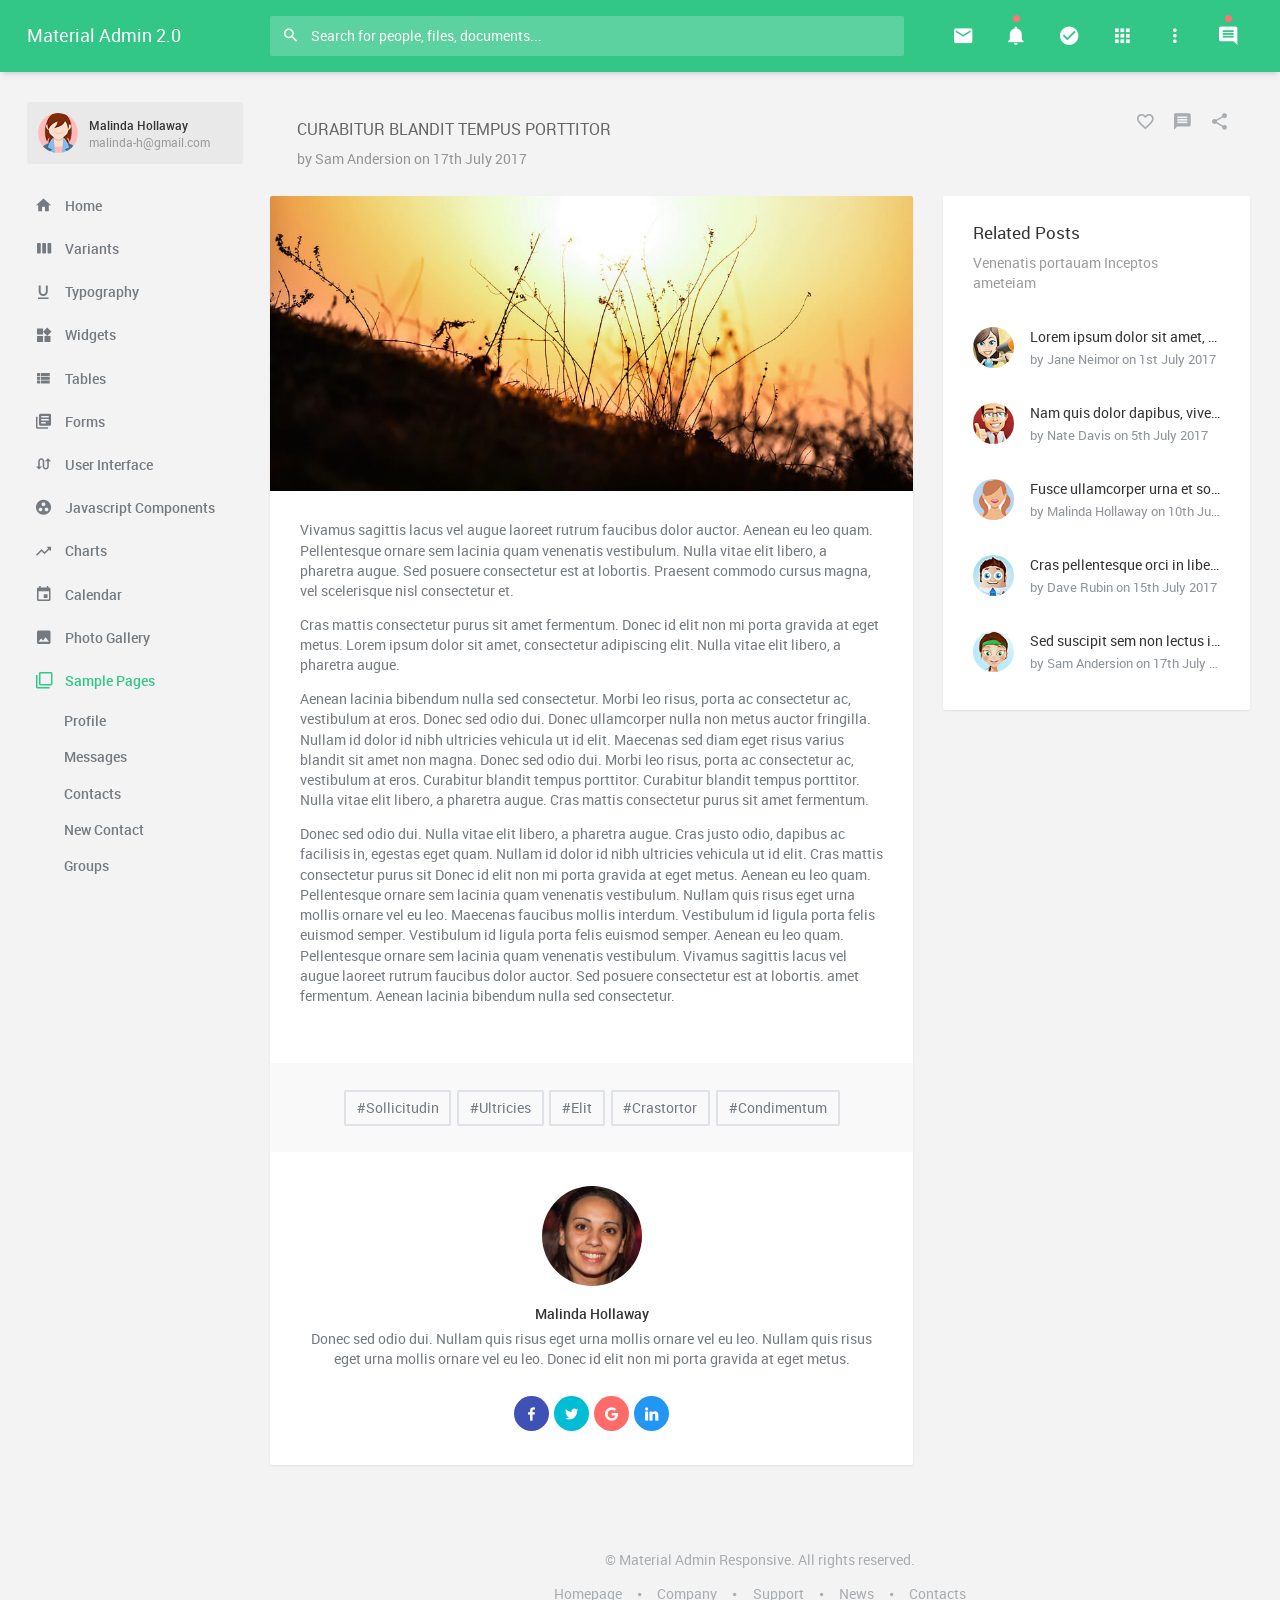
<file: TicketingSystemUI/wwwroot/blog-detail.html>
<!DOCTYPE html>
<html lang="en">
    <head>
        <meta charset="utf-8">
        <meta name="viewport" content="width=device-width, initial-scale=1, shrink-to-fit=no">

        <!-- Vendor styles -->
        <link rel="stylesheet" href="vendors/material-design-iconic-font/css/material-design-iconic-font.min.css">
        <link rel="stylesheet" href="vendors/animate.css/animate.min.css">
        <link rel="stylesheet" href="vendors/jquery-scrollbar/jquery.scrollbar.css">

        <!-- App styles -->
        <link rel="stylesheet" href="css/app.min.css">
    </head>

    <body data-ma-theme="green">
        <main class="main">
            <div class="page-loader">
                <div class="page-loader__spinner">
                    <svg viewBox="25 25 50 50">
                        <circle cx="50" cy="50" r="20" fill="none" stroke-width="2" stroke-miterlimit="10" />
                    </svg>
                </div>
            </div>

            <header class="header">
                <div class="navigation-trigger hidden-xl-up" data-ma-action="aside-open" data-ma-target=".sidebar">
                    <div class="navigation-trigger__inner">
                        <i class="navigation-trigger__line"></i>
                        <i class="navigation-trigger__line"></i>
                        <i class="navigation-trigger__line"></i>
                    </div>
                </div>

                <div class="header__logo hidden-sm-down">
                    <h1><a href="index.html">Material Admin 2.0</a></h1>
                </div>

                <form class="search">
                    <div class="search__inner">
                        <input type="text" class="search__text" placeholder="Search for people, files, documents...">
                        <i class="zmdi zmdi-search search__helper" data-ma-action="search-close"></i>
                    </div>
                </form>

                <ul class="top-nav">
                    <li class="hidden-xl-up"><a href="" data-ma-action="search-open"><i class="zmdi zmdi-search"></i></a></li>

                    <li class="dropdown">
                        <a href="" data-toggle="dropdown"><i class="zmdi zmdi-email"></i></a>
                        <div class="dropdown-menu dropdown-menu-right dropdown-menu--block">
                            <div class="listview listview--hover">
                                <div class="listview__header">
                                    Messages

                                    <div class="actions">
                                        <a href="messages.html" class="actions__item zmdi zmdi-plus"></a>
                                    </div>
                                </div>

                                <a href="" class="listview__item">
                                    <img src="demo/img/profile-pics/1.jpg" class="listview__img" alt="">

                                    <div class="listview__content">
                                        <div class="listview__heading">
                                            David Belle <small>12:01 PM</small>
                                        </div>
                                        <p>Cum sociis natoque penatibus et magnis dis parturient montes</p>
                                    </div>
                                </a>

                                <a href="" class="listview__item">
                                    <img src="demo/img/profile-pics/2.jpg" class="listview__img" alt="">

                                    <div class="listview__content">
                                        <div class="listview__heading">
                                            Jonathan Morris
                                            <small>02:45 PM</small>
                                        </div>
                                        <p>Nunc quis diam diamurabitur at dolor elementum, dictum turpis vel</p>
                                    </div>
                                </a>

                                <a href="" class="listview__item">
                                    <img src="demo/img/profile-pics/3.jpg" class="listview__img" alt="">

                                    <div class="listview__content">
                                        <div class="listview__heading">
                                            Fredric Mitchell Jr.
                                            <small>08:21 PM</small>
                                        </div>
                                        <p>Phasellus a ante et est ornare accumsan at vel magnauis blandit turpis at augue ultricies</p>
                                    </div>
                                </a>

                                <a href="" class="listview__item">
                                    <img src="demo/img/profile-pics/4.jpg" class="listview__img" alt="">

                                    <div class="listview__content">
                                        <div class="listview__heading">
                                            Glenn Jecobs
                                            <small>08:43 PM</small>
                                        </div>
                                        <p>Ut vitae lacus sem ellentesque maximus, nunc sit amet varius dignissim, dui est consectetur neque</p>
                                    </div>
                                </a>

                                <a href="" class="listview__item">
                                    <img src="demo/img/profile-pics/5.jpg" class="listview__img" alt="">

                                    <div class="listview__content">
                                        <div class="listview__heading">
                                            Bill Phillips
                                            <small>11:32 PM</small>
                                        </div>
                                        <p>Proin laoreet commodo eros id faucibus. Donec ligula quam, imperdiet vel ante placerat</p>
                                    </div>
                                </a>

                                <a href="" class="view-more">View all messages</a>
                            </div>
                        </div>
                    </li>

                    <li class="dropdown top-nav__notifications">
                        <a href="" data-toggle="dropdown" class="top-nav__notify">
                            <i class="zmdi zmdi-notifications"></i>
                        </a>
                        <div class="dropdown-menu dropdown-menu-right dropdown-menu--block">
                            <div class="listview listview--hover">
                                <div class="listview__header">
                                    Notifications

                                    <div class="actions">
                                        <a href="" class="actions__item zmdi zmdi-check-all" data-ma-action="notifications-clear"></a>
                                    </div>
                                </div>

                                <div class="listview__scroll scrollbar-inner">
                                    <a href="" class="listview__item">
                                        <img src="demo/img/profile-pics/1.jpg" class="listview__img" alt="">

                                        <div class="listview__content">
                                            <div class="listview__heading">David Belle</div>
                                            <p>Cum sociis natoque penatibus et magnis dis parturient montes</p>
                                        </div>
                                    </a>

                                    <a href="" class="listview__item">
                                        <img src="demo/img/profile-pics/2.jpg" class="listview__img" alt="">

                                        <div class="listview__content">
                                            <div class="listview__heading">Jonathan Morris</div>
                                            <p>Nunc quis diam diamurabitur at dolor elementum, dictum turpis vel</p>
                                        </div>
                                    </a>

                                    <a href="" class="listview__item">
                                        <img src="demo/img/profile-pics/3.jpg" class="listview__img" alt="">

                                        <div class="listview__content">
                                            <div class="listview__heading">Fredric Mitchell Jr.</div>
                                            <p>Phasellus a ante et est ornare accumsan at vel magnauis blandit turpis at augue ultricies</p>
                                        </div>
                                    </a>

                                    <a href="" class="listview__item">
                                        <img src="demo/img/profile-pics/4.jpg" class="listview__img" alt="">

                                        <div class="listview__content">
                                            <div class="listview__heading">Glenn Jecobs</div>
                                            <p>Ut vitae lacus sem ellentesque maximus, nunc sit amet varius dignissim, dui est consectetur neque</p>
                                        </div>
                                    </a>

                                    <a href="" class="listview__item">
                                        <img src="demo/img/profile-pics/5.jpg" class="listview__img" alt="">

                                        <div class="listview__content">
                                            <div class="listview__heading">Bill Phillips</div>
                                            <p>Proin laoreet commodo eros id faucibus. Donec ligula quam, imperdiet vel ante placerat</p>
                                        </div>
                                    </a>

                                    <a href="" class="listview__item">
                                        <img src="demo/img/profile-pics/1.jpg" class="listview__img" alt="">

                                        <div class="listview__content">
                                            <div class="listview__heading">David Belle</div>
                                            <p>Cum sociis natoque penatibus et magnis dis parturient montes</p>
                                        </div>
                                    </a>

                                    <a href="" class="listview__item">
                                        <img src="demo/img/profile-pics/2.jpg" class="listview__img" alt="">

                                        <div class="listview__content">
                                            <div class="listview__heading">Jonathan Morris</div>
                                            <p>Nunc quis diam diamurabitur at dolor elementum, dictum turpis vel</p>
                                        </div>
                                    </a>

                                    <a href="" class="listview__item">
                                        <img src="demo/img/profile-pics/3.jpg" class="listview__img" alt="">

                                        <div class="listview__content">
                                            <div class="listview__heading">Fredric Mitchell Jr.</div>
                                            <p>Phasellus a ante et est ornare accumsan at vel magnauis blandit turpis at augue ultricies</p>
                                        </div>
                                    </a>
                                </div>

                                <div class="p-1"></div>
                            </div>
                        </div>
                    </li>

                    <li class="dropdown hidden-xs-down">
                        <a href="" data-toggle="dropdown"><i class="zmdi zmdi-check-circle"></i></a>

                        <div class="dropdown-menu dropdown-menu-right dropdown-menu--block" role="menu">
                            <div class="listview listview--hover">
                                <div class="listview__header">Tasks</div>

                                <a href="" class="listview__item">
                                    <div class="listview__content">
                                        <div class="listview__heading mb-2">HTML5 Validation Report</div>

                                        <div class="progress">
                                            <div class="progress-bar" style="width: 75%" aria-valuenow="75" aria-valuemin="0" aria-valuemax="100"></div>
                                        </div>
                                    </div>
                                </a>

                                <a href="" class="listview__item">
                                    <div class="listview__content">
                                        <div class="listview__heading mb-2">Google Chrome Extension</div>

                                        <div class="progress">
                                            <div class="progress-bar bg-warning" style="width: 43%" aria-valuenow="43" aria-valuemin="0" aria-valuemax="100"></div>
                                        </div>
                                    </div>
                                </a>

                                <a href="" class="listview__item">
                                    <div class="listview__content">
                                        <div class="listview__heading mb-2">Social Intranet Projects</div>

                                        <div class="progress">
                                            <div class="progress-bar bg-success" style="width: 20%" aria-valuenow="20" aria-valuemin="0" aria-valuemax="100"></div>
                                        </div>
                                    </div>
                                </a>

                                <a href="" class="listview__item">
                                    <div class="listview__content">
                                        <div class="listview__heading mb-2">Bootstrap Admin Template</div>

                                        <div class="progress">
                                            <div class="progress-bar bg-info" style="width: 60%" aria-valuenow="60" aria-valuemin="0" aria-valuemax="100"></div>
                                        </div>
                                    </div>
                                </a>

                                <a href="" class="listview__item">
                                    <div class="listview__content">
                                        <div class="listview__heading mb-2">Youtube Client App</div>

                                        <div class="progress">
                                            <div class="progress-bar bg-danger" style="width: 80%" aria-valuenow="80" aria-valuemin="0" aria-valuemax="100"></div>
                                        </div>
                                    </div>
                                </a>

                                <a href="" class="view-more">View all tasks</a>
                            </div>
                        </div>
                    </li>

                    <li class="dropdown hidden-xs-down">
                        <a href="" data-toggle="dropdown"><i class="zmdi zmdi-apps"></i></a>

                        <div class="dropdown-menu dropdown-menu-right dropdown-menu--block" role="menu">
                            <div class="row app-shortcuts">
                                <a class="col-4 app-shortcuts__item" href="">
                                    <i class="zmdi zmdi-calendar"></i>
                                    <small class="">Calendar</small>
                                    <span class="app-shortcuts__helper bg-red"></span>
                                </a>
                                <a class="col-4 app-shortcuts__item" href="">
                                    <i class="zmdi zmdi-file-text"></i>
                                    <small class="">Files</small>
                                    <span class="app-shortcuts__helper bg-blue"></span>
                                </a>
                                <a class="col-4 app-shortcuts__item" href="">
                                    <i class="zmdi zmdi-email"></i>
                                    <small class="">Email</small>
                                    <span class="app-shortcuts__helper bg-teal"></span>
                                </a>
                                <a class="col-4 app-shortcuts__item" href="">
                                    <i class="zmdi zmdi-trending-up"></i>
                                    <small class="">Reports</small>
                                    <span class="app-shortcuts__helper bg-blue-grey"></span>
                                </a>
                                <a class="col-4 app-shortcuts__item" href="">
                                    <i class="zmdi zmdi-view-headline"></i>
                                    <small class="">News</small>
                                    <span class="app-shortcuts__helper bg-orange"></span>
                                </a>
                                <a class="col-4 app-shortcuts__item" href="">
                                    <i class="zmdi zmdi-image"></i>
                                    <small class="">Gallery</small>
                                    <span class="app-shortcuts__helper bg-light-green"></span>
                                </a>
                            </div>
                        </div>
                    </li>

                    <li class="dropdown hidden-xs-down">
                        <a href="" data-toggle="dropdown"><i class="zmdi zmdi-more-vert"></i></a>

                        <div class="dropdown-menu dropdown-menu-right">
                            <div class="dropdown-item theme-switch">
                                Theme Switch

                                <div class="btn-group btn-group-toggle btn-group--colors" data-toggle="buttons">
                                    <label class="btn bg-green active"><input type="radio" value="green" autocomplete="off" checked></label>
                                    <label class="btn bg-blue"><input type="radio" value="blue" autocomplete="off"></label>
                                    <label class="btn bg-red"><input type="radio" value="red" autocomplete="off"></label>
                                    <label class="btn bg-orange"><input type="radio" value="orange" autocomplete="off"></label>
                                    <label class="btn bg-teal"><input type="radio" value="teal" autocomplete="off"></label>

                                    <div class="clearfix mt-2"></div>

                                    <label class="btn bg-cyan"><input type="radio" value="cyan" autocomplete="off"></label>
                                    <label class="btn bg-blue-grey"><input type="radio" value="blue-grey" autocomplete="off"></label>
                                    <label class="btn bg-purple"><input type="radio" value="purple" autocomplete="off"></label>
                                    <label class="btn bg-indigo"><input type="radio" value="indigo" autocomplete="off"></label>
                                    <label class="btn bg-brown"><input type="radio" value="brown" autocomplete="off"></label>
                                </div>
                            </div>
                            <a href="" class="dropdown-item">Fullscreen</a>
                            <a href="" class="dropdown-item">Clear Local Storage</a>
                        </div>
                    </li>

                    <li class="hidden-xs-down">
                        <a href="" data-ma-action="aside-open" data-ma-target=".chat" class="top-nav__notify">
                            <i class="zmdi zmdi-comment-alt-text"></i>
                        </a>
                    </li>
                </ul>
            </header>

            <aside class="sidebar">
                <div class="scrollbar-inner">
                    <div class="user">
                        <div class="user__info" data-toggle="dropdown">
                            <img class="user__img" src="demo/img/profile-pics/8.jpg" alt="">
                            <div>
                                <div class="user__name">Malinda Hollaway</div>
                                <div class="user__email">malinda-h@gmail.com</div>
                            </div>
                        </div>

                        <div class="dropdown-menu">
                            <a class="dropdown-item" href="">View Profile</a>
                            <a class="dropdown-item" href="">Settings</a>
                            <a class="dropdown-item" href="">Logout</a>
                        </div>
                    </div>

                    <ul class="navigation">
                        <li><a href="index.html"><i class="zmdi zmdi-home"></i> Home</a></li>

                        <li class="navigation__sub">
                            <a href=""><i class="zmdi zmdi-view-week"></i> Variants</a>

                            <ul>
                                <li><a href="hidden-sidebar.html">Hidden Sidebar</a></li>
                                <li><a href="boxed-layout.html">Boxed Layout</a></li>
                                <li><a href="hidden-sidebar-boxed-layout.html">Boxed Layout with Hidden Sidebar</a></li>
                                <li><a href="top-navigation.html">Top Navigation</a></li>
                            </ul>
                        </li>

                        <li><a href="typography.html"><i class="zmdi zmdi-format-underlined"></i> Typography</a></li>

                        <li><a href="widgets.html"><i class="zmdi zmdi-widgets"></i> Widgets</a></li>

                        <li class="navigation__sub">
                            <a href=""><i class="zmdi zmdi-view-list"></i> Tables</a>

                            <ul>
                                <li><a href="html-table.html">HTML Table</a></li>
                                <li><a href="data-table.html">Data Table</a></li>
                            </ul>
                        </li>

                        <li class="navigation__sub">
                            <a href=""><i class="zmdi zmdi-collection-text"></i> Forms</a>

                            <ul>
                                <li><a href="form-elements.html">Basic Form Elements</a></li>
                                <li><a href="form-components.html">Form Components</a></li>
                                <li><a href="form-layouts.html">Form Layouts</a></li>
                                <li><a href="form-validation.html">Form Validation</a></li>
                            </ul>
                        </li>

                        <li class="navigation__sub">
                            <a href=""><i class="zmdi zmdi-swap-alt"></i> User Interface</a>

                            <ul>
                                <li><a href="colors.html">Colors</a></li>
                                <li><a href="css-animations.html">CSS Animations</a></li>
                                <li><a href="buttons.html">Buttons</a></li>
                                <li><a href="icons.html">Icons</a></li>
                                <li><a href="listview.html">Listview</a></li>
                                <li><a href="toolbars.html">Toolbars</a></li>
                                <li><a href="cards.html">Cards</a></li>
                                <li><a href="alerts.html">Alerts</a></li>
                                <li><a href="badges.html">Badges</a></li>
                                <li><a href="breadcrumbs.html">Bredcrumbs</a></li>
                                <li><a href="jumbotron.html">Jumbotron</a></li>
                                <li><a href="navs.html">Navs</a></li>
                                <li><a href="pagination.html">Pagination</a></li>
                                <li><a href="progress.html">Progress</a></li>
                            </ul>
                        </li>

                        <li class="navigation__sub">
                            <a href=""><i class="zmdi zmdi-group-work"></i> Javascript Components</a>

                            <ul class="navigation__sub">
                                <li><a href="carousel.html">Carousel</a></li>
                                <li><a href="collapse.html">Collapse</a></li>
                                <li><a href="dropdowns.html">Dropdowns</a></li>
                                <li><a href="modals.html">Modals</a></li>
                                <li><a href="popover.html">Popover</a></li>
                                <li><a href="tabs.html">Tabs</a></li>
                                <li><a href="tooltips.html">Tooltips</a></li>
                                <li><a href="notifications-alerts.html">Notifications & Alerts</a></li>
                                <li><a href="tree-view.html">Tree View</a></li>
                            </ul>
                        </li>

                        <li class="navigation__sub">
                            <a href=""><i class="zmdi zmdi-trending-up"></i> Charts</a>

                            <ul>
                                <li><a href="flot-charts.html">Flot</a></li>
                                <li><a href="other-charts.html">Other Charts</a></li>
                            </ul>
                        </li>

                        <li><a href="calendar.html"><i class="zmdi zmdi-calendar"></i> Calendar</a></li>

                        <li><a href="photo-gallery.html"><i class="zmdi zmdi-image"></i> Photo Gallery</a></li>

                        <li class="navigation__sub navigation__sub--active navigation__sub--toggled">
                            <a href=""><i class="zmdi zmdi-collection-item"></i> Sample Pages</a>

                            <ul>
                                <li><a href="profile-about.html">Profile</a></li>
                                <li><a href="messages.html">Messages</a></li>
                                <li><a href="contacts.html">Contacts</a></li>
                                <li><a href="new-contact.html">New Contact</a></li>
                                <li><a href="groups.html">Groups</a></li>
                                <li><a href="pricing-tables.html">Pricing Tables</a></li>
                                <li><a href="invoice.html">Invoice</a></li>
                                <li><a href="todo-lists.html">Todo Lists</a></li>
                                <li><a href="notes.html">Notes</a></li>
                                <li><a href="search-results.html">Search Results</a></li>
                                <li><a href="issue-tracker.html">Issue Tracker</a></li>
                                <li><a href="faq.html">FAQ</a></li>
                                <li><a href="team.html">Team</a></li>
                                <li><a href="blog.html">Blog</a></li>
                                <li class="navigation__active"><a href="blog-details.html">Blog Details</a></li>
                                <li><a href="questions-answers.html">Questions & Answers</a></li>
                                <li><a href="questions-answers-details.html">Questions & Answers Details</a></li>
                                <li><a href="login.html">Login & SignUp</a></li>
                                <li><a href="lockscreen.html">Lockscreen</a></li>
                                <li><a href="404.html">404</a></li>
                                <li><a href="empty.html">Empty Page</a></li>
                            </ul>
                        </li>
                    </ul>
                </div>
            </aside>

            <aside class="chat">
                <div class="chat__header">
                    <h2 class="chat__title">Chat <small>Currently 20 contacts online</small></h2>

                    <div class="chat__search">
                        <div class="form-group">
                            <input type="text" class="form-control" placeholder="Search...">
                            <i class="form-group__bar"></i>
                        </div>
                    </div>
                </div>

                <div class="scrollbar-inner">
                    <div class="listview listview--hover chat__buddies">
                        <a class="listview__item chat__available">
                            <img src="demo/img/profile-pics/7.jpg" class="listview__img" alt="">

                            <div class="listview__content">
                                <div class="listview__heading">Jeannette Lawson</div>
                                <p>hey, how are you doing.</p>
                            </div>
                        </a>

                        <a class="listview__item chat__available">
                            <img src="demo/img/profile-pics/5.jpg" class="listview__img" alt="">

                            <div class="listview__content">
                                <div class="listview__heading">Jeannette Lawson</div>
                                <p>hmm...</p>
                            </div>
                        </a>

                        <a class="listview__item chat__away">
                            <img src="demo/img/profile-pics/3.jpg" class="listview__img" alt="">

                            <div class="listview__content">
                                <div class="listview__heading">Jeannette Lawson</div>
                                <p>all good</p>
                            </div>
                        </a>

                        <a class="listview__item">
                            <img src="demo/img/profile-pics/8.jpg" class="listview__img" alt="">

                            <div class="listview__content">
                                <div class="listview__heading">Jeannette Lawson</div>
                                <p>morbi leo risus portaac consectetur vestibulum at eros.</p>
                            </div>
                        </a>

                        <a class="listview__item">
                            <img src="demo/img/profile-pics/6.jpg" class="listview__img" alt="">

                            <div class="listview__content">
                                <div class="listview__heading">Jeannette Lawson</div>
                                <p>fusce dapibus</p>
                            </div>
                        </a>

                        <a class="listview__item chat__busy">
                            <img src="demo/img/profile-pics/9.jpg" class="listview__img" alt="">

                            <div class="listview__content">
                                <div class="listview__heading">Jeannette Lawson</div>
                                <p>cras mattis consectetur purus sit amet fermentum.</p>
                            </div>
                        </a>
                    </div>
                </div>

                <a href="messages.html" class="btn btn--action btn-danger"><i class="zmdi zmdi-plus"></i></a>
            </aside>

            <section class="content">
                <div class="content__inner">
                    <header class="content__title">
                        <h1>Curabitur blandit tempus porttitor</h1>
                        <small>by Sam Andersion on 17th July 2017</small>

                        <div class="actions"">
                            <a href="" class="actions__item zmdi zmdi-favorite-outline"></a>
                            <a href="" class="actions__item zmdi zmdi-comment-text"></a>
                            <a href="" class="actions__item zmdi zmdi-share"></a>
                        </div>
                    </header>

                    <div class="row">
                        <div class="col-lg-8 col-md-7">
                            <div class="card">
                                <img class="card-img-top" src="demo/img/blog/1.jpg" alt="">

                                <div class="card-body">
                                    <p class="card-text">Vivamus sagittis lacus vel augue laoreet rutrum faucibus dolor auctor. Aenean eu leo quam. Pellentesque ornare sem lacinia quam venenatis vestibulum. Nulla vitae elit libero, a pharetra augue. Sed posuere consectetur est at lobortis. Praesent commodo cursus magna, vel scelerisque nisl consectetur et.</p>

                                    <p class="card-text">Cras mattis consectetur purus sit amet fermentum. Donec id elit non mi porta gravida at eget metus. Lorem ipsum dolor sit amet, consectetur adipiscing elit. Nulla vitae elit libero, a pharetra augue.</p>

                                    <p class="card-text">Aenean lacinia bibendum nulla sed consectetur. Morbi leo risus, porta ac consectetur ac, vestibulum at eros. Donec sed odio dui. Donec ullamcorper nulla non metus auctor fringilla. Nullam id dolor id nibh ultricies vehicula ut id elit. Maecenas sed diam eget risus varius blandit sit amet non magna. Donec sed odio dui. Morbi leo risus, porta ac consectetur ac, vestibulum at eros. Curabitur blandit tempus porttitor. Curabitur blandit tempus porttitor. Nulla vitae elit libero, a pharetra augue. Cras mattis consectetur purus sit amet fermentum.</p>

                                    <p class="card-text">Donec sed odio dui. Nulla vitae elit libero, a pharetra augue. Cras justo odio, dapibus ac facilisis in, egestas eget quam. Nullam id dolor id nibh ultricies vehicula ut id elit. Cras mattis consectetur purus sit Donec id elit non mi porta gravida at eget metus. Aenean eu leo quam. Pellentesque ornare sem lacinia quam venenatis vestibulum. Nullam quis risus eget urna mollis ornare vel eu leo. Maecenas faucibus mollis interdum. Vestibulum id ligula porta felis euismod semper. Vestibulum id ligula porta felis euismod semper. Aenean eu leo quam. Pellentesque ornare sem lacinia quam venenatis vestibulum. Vivamus sagittis lacus vel augue laoreet rutrum faucibus dolor auctor. Sed posuere consectetur est at lobortis. amet fermentum. Aenean lacinia bibendum nulla sed consectetur.</p>
                                </div>

                                <div class="blog__tags">
                                    <div class="tags">
                                        <a href="">#Sollicitudin</a>
                                        <a href="">#Ultricies</a>
                                        <a href="">#Elit</a>
                                        <a href="">#Crastortor</a>
                                        <a href="">#Condimentum</a>
                                    </div>
                                </div>

                                <div class="blog__arthur">
                                    <div class="blog__arthur-img">
                                        <img src="demo/img/contacts/1.jpg" alt="">
                                    </div>

                                    <h6>Malinda Hollaway</h6>
                                    <p>Donec sed odio dui. Nullam quis risus eget urna mollis ornare vel eu leo. Nullam quis risus eget urna mollis ornare vel eu leo. Donec id elit non mi porta gravida at eget metus.</p>

                                    <div class="blog__arthur-social">
                                        <a href="" class="bg-indigo"><i class="zmdi zmdi-facebook"></i></a>
                                        <a href="" class="bg-cyan"><i class="zmdi zmdi-twitter"></i></a>
                                        <a href="" class="bg-red"><i class="zmdi zmdi-google"></i></a>
                                        <a href="" class="bg-blue"><i class="zmdi zmdi-linkedin"></i></a>
                                    </div>
                                </div>
                            </div>
                        </div>

                        <div class="col-lg-4 col-md-5 hidden-md-down">
                            <div class="card">
                                <div class="card-body">
                                    <h4 class="card-title">Related Posts</h4>
                                    <h6 class="card-subtitle">Venenatis portauam Inceptos ameteiam</h6>
                                </div>

                                <div class="listview listview--hover">
                                    <a class="listview__item">
                                        <img src="demo/img/profile-pics/1.jpg" class="listview__img" alt="">

                                        <div class="listview__content">
                                            <div class="listview__heading text-truncate">Lorem ipsum dolor sit amet, consectetur adipiscing</div>
                                            <p>by Jane Neimor on 1st July 2017</p>
                                        </div>
                                    </a>

                                    <a class="listview__item">
                                        <img src="demo/img/profile-pics/2.jpg" class="listview__img" alt="">

                                        <div class="listview__content">
                                            <div class="listview__heading text-truncate">Nam quis dolor dapibus, viverra leo eu, egestas nisi</div>
                                            <p>by Nate Davis on 5th July 2017</p>
                                        </div>
                                    </a>

                                    <a class="listview__item">
                                        <img src="demo/img/profile-pics/3.jpg" class="listview__img" alt="">

                                        <div class="listview__content">
                                            <div class="listview__heading text-truncate">Fusce ullamcorper urna et sodales imperdiet</div>
                                            <p>by Malinda Hollaway on 10th July 2017</p>
                                        </div>
                                    </a>

                                    <a class="listview__item">
                                        <img src="demo/img/profile-pics/4.jpg" class="listview__img" alt="">

                                        <div class="listview__content">
                                            <div class="listview__heading text-truncate">Cras pellentesque orci in libero scelerisque commodo</div>
                                            <p>by Dave Rubin on 15th July 2017</p>
                                        </div>
                                    </a>

                                    <a class="listview__item">
                                        <img src="demo/img/profile-pics/5.jpg" class="listview__img" alt="">

                                        <div class="listview__content">
                                            <div class="listview__heading text-truncate">Sed suscipit sem non lectus imperdiet ornare</div>
                                            <p>by Sam Andersion on 17th July 2017

                                            </p>
                                        </div>
                                    </a>

                                    <div class="m-4"></div>
                                </div>
                            </div>
                        </div>
                    </div>

                    <footer class="footer hidden-xs-down">
                    <p>© Material Admin Responsive. All rights reserved.</p>

                    <ul class="nav footer__nav">
                        <a class="nav-link" href="">Homepage</a>

                        <a class="nav-link" href="">Company</a>

                        <a class="nav-link" href="">Support</a>

                        <a class="nav-link" href="">News</a>

                        <a class="nav-link" href="">Contacts</a>
                    </ul>
                </footer>
                </div>
            </section>
        </main>

        <!-- Older IE warning message -->
            <!--[if IE]>
                <div class="ie-warning">
                    <h1>Warning!!</h1>
                    <p>You are using an outdated version of Internet Explorer, please upgrade to any of the following web browsers to access this website.</p>

                    <div class="ie-warning__downloads">
                        <a href="http://www.google.com/chrome">
                            <img src="img/browsers/chrome.png" alt="">
                        </a>

                        <a href="https://www.mozilla.org/en-US/firefox/new">
                            <img src="img/browsers/firefox.png" alt="">
                        </a>

                        <a href="http://www.opera.com">
                            <img src="img/browsers/opera.png" alt="">
                        </a>

                        <a href="https://support.apple.com/downloads/safari">
                            <img src="img/browsers/safari.png" alt="">
                        </a>

                        <a href="https://www.microsoft.com/en-us/windows/microsoft-edge">
                            <img src="img/browsers/edge.png" alt="">
                        </a>

                        <a href="http://windows.microsoft.com/en-us/internet-explorer/download-ie">
                            <img src="img/browsers/ie.png" alt="">
                        </a>
                    </div>
                    <p>Sorry for the inconvenience!</p>
                </div>
            <![endif]-->

        <!-- Javascript -->
        <!-- Vendors -->
        <script src="vendors/jquery/jquery.min.js"></script>
        <script src="vendors/popper.js/popper.min.js"></script>
        <script src="vendors/bootstrap/js/bootstrap.min.js"></script>
        <script src="vendors/jquery-scrollbar/jquery.scrollbar.min.js"></script>
        <script src="vendors/jquery-scrollLock/jquery-scrollLock.min.js"></script>

        <!-- App functions and actions -->
        <script src="js/app.min.js"></script>
    </body>
</html>
</file>
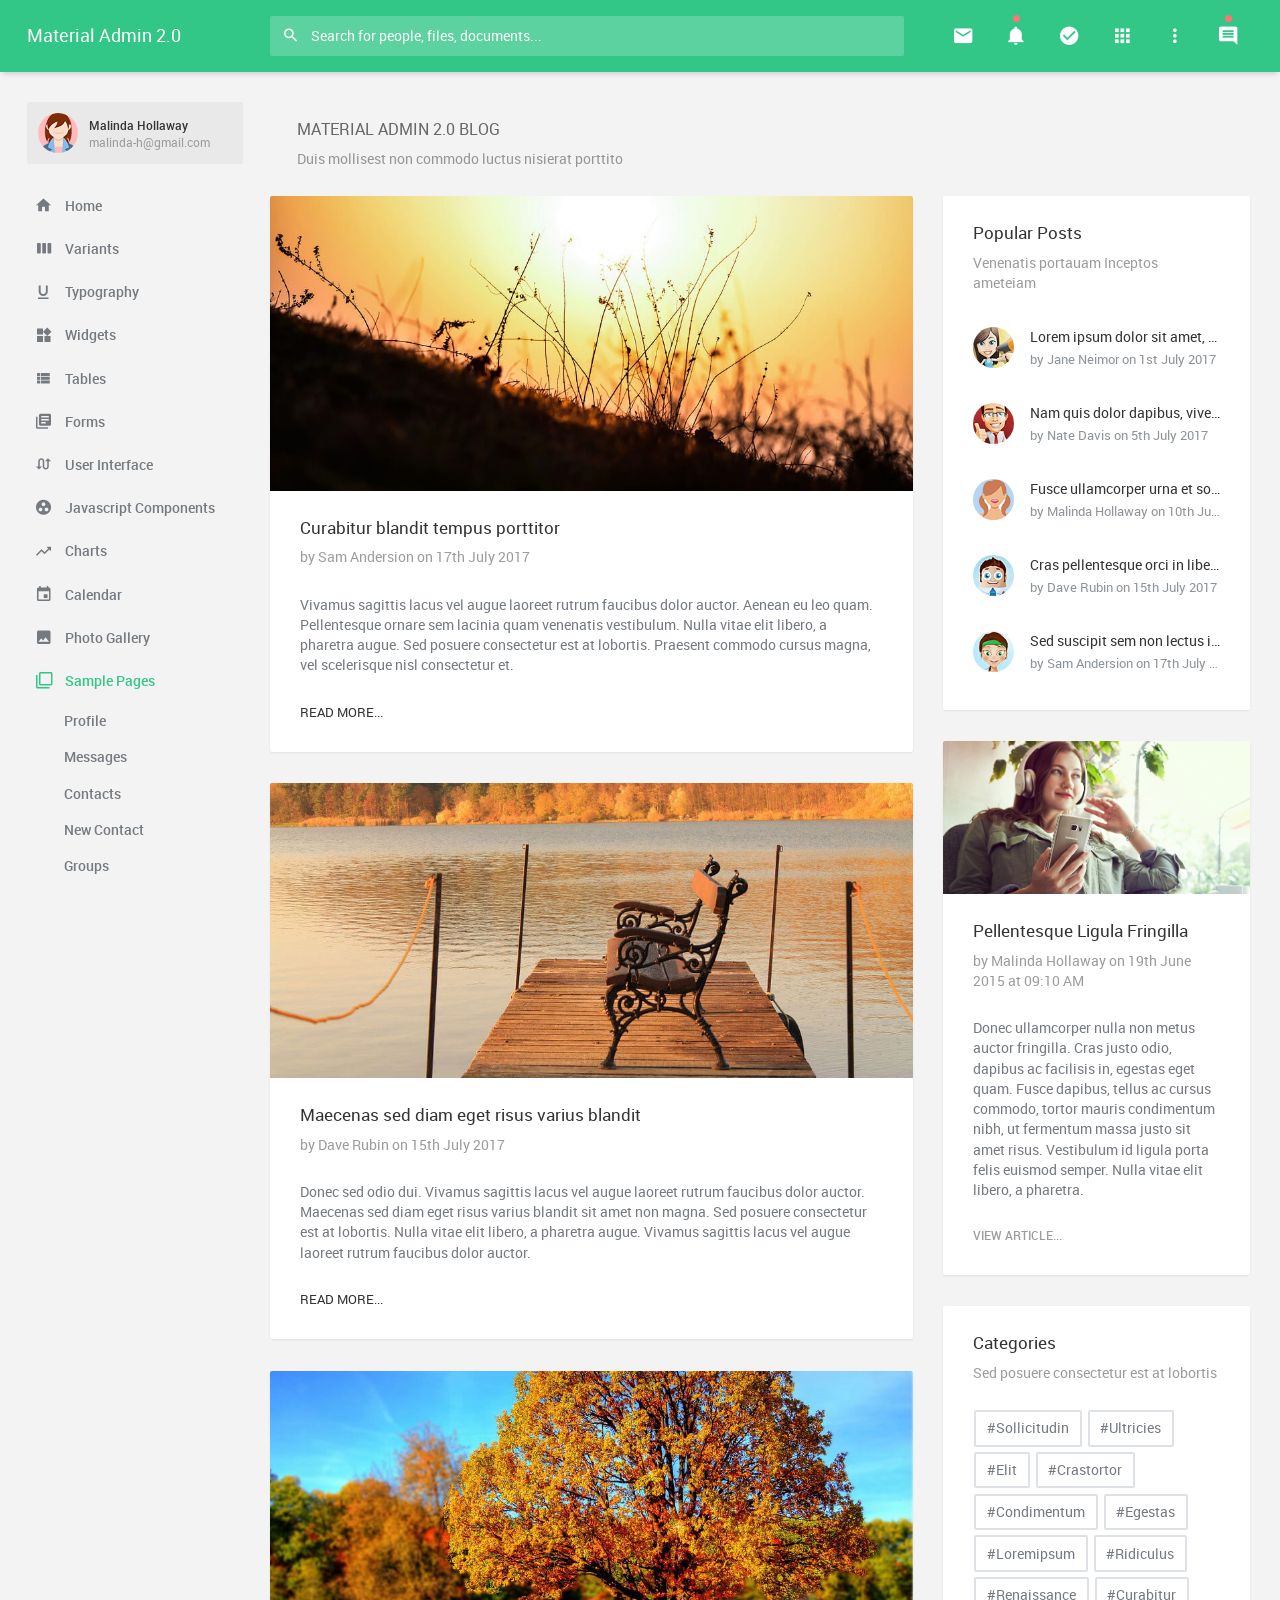
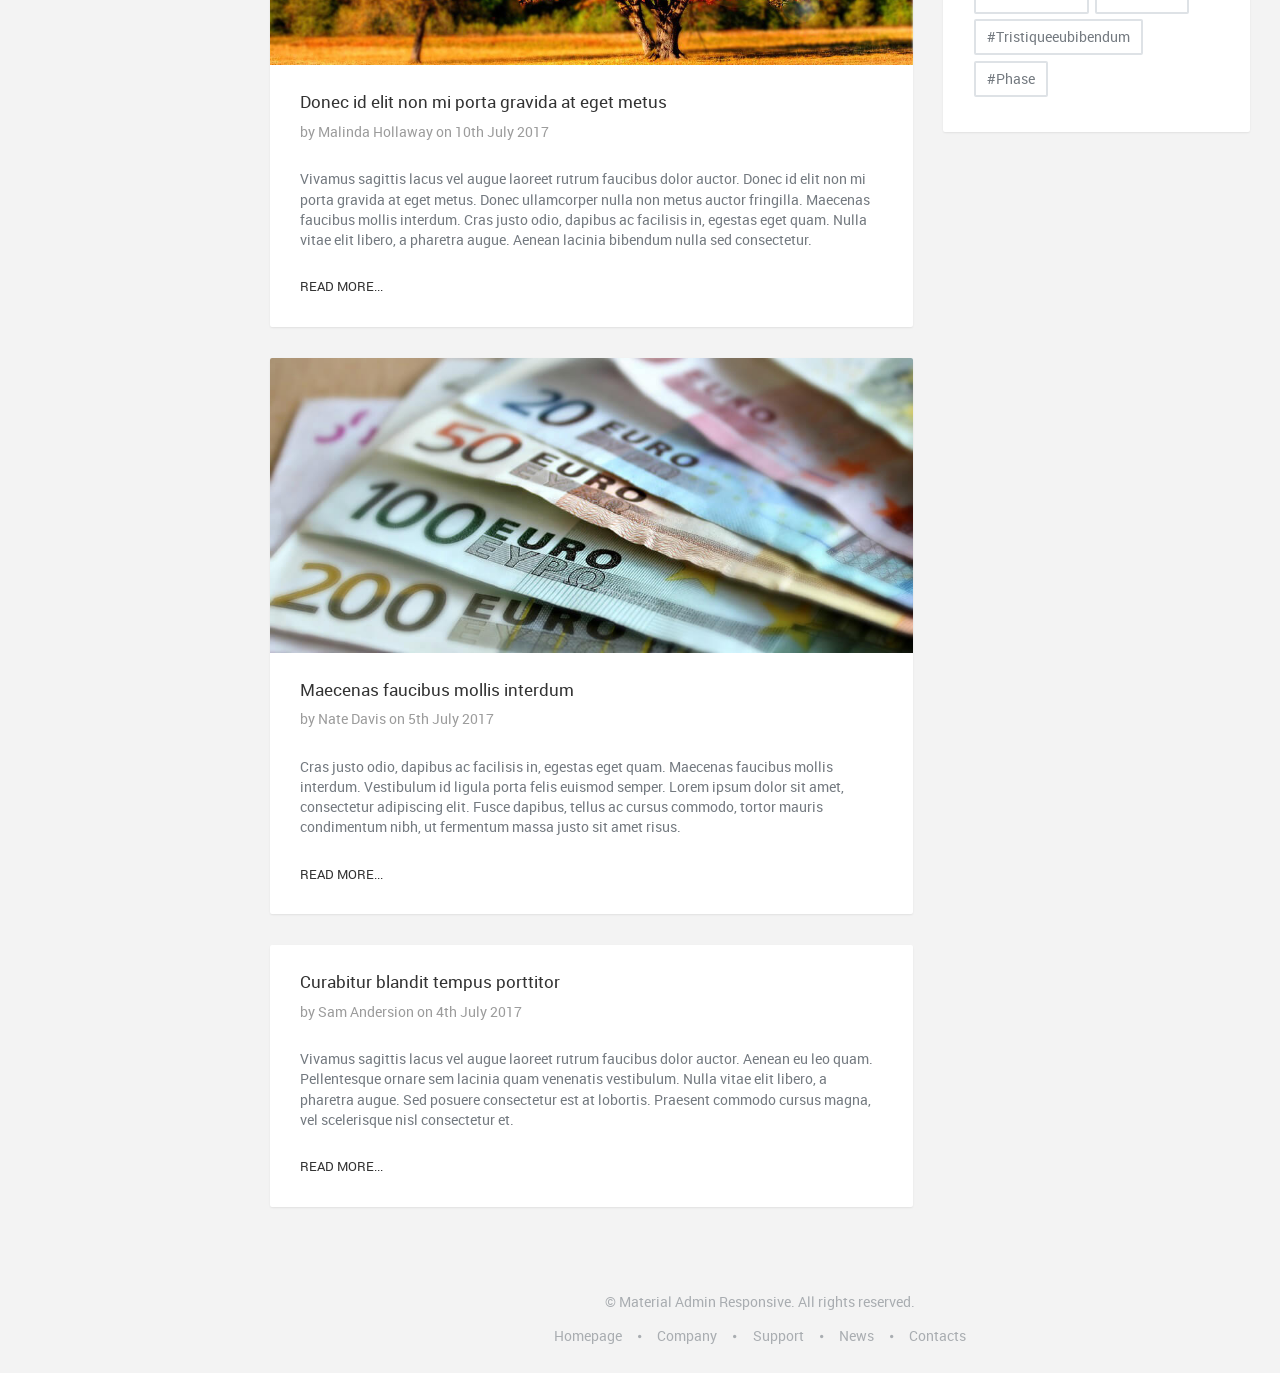
<file: TicketingSystemUI/wwwroot/blog.html>
<!DOCTYPE html>
<html lang="en">
    <head>
        <meta charset="utf-8">
        <meta name="viewport" content="width=device-width, initial-scale=1, shrink-to-fit=no">

        <!-- Vendor styles -->
        <link rel="stylesheet" href="vendors/material-design-iconic-font/css/material-design-iconic-font.min.css">
        <link rel="stylesheet" href="vendors/animate.css/animate.min.css">
        <link rel="stylesheet" href="vendors/jquery-scrollbar/jquery.scrollbar.css">

        <!-- App styles -->
        <link rel="stylesheet" href="css/app.min.css">
    </head>

    <body data-ma-theme="green">
        <main class="main">
            <div class="page-loader">
                <div class="page-loader__spinner">
                    <svg viewBox="25 25 50 50">
                        <circle cx="50" cy="50" r="20" fill="none" stroke-width="2" stroke-miterlimit="10" />
                    </svg>
                </div>
            </div>

            <header class="header">
                <div class="navigation-trigger hidden-xl-up" data-ma-action="aside-open" data-ma-target=".sidebar">
                    <div class="navigation-trigger__inner">
                        <i class="navigation-trigger__line"></i>
                        <i class="navigation-trigger__line"></i>
                        <i class="navigation-trigger__line"></i>
                    </div>
                </div>

                <div class="header__logo hidden-sm-down">
                    <h1><a href="index.html">Material Admin 2.0</a></h1>
                </div>

                <form class="search">
                    <div class="search__inner">
                        <input type="text" class="search__text" placeholder="Search for people, files, documents...">
                        <i class="zmdi zmdi-search search__helper" data-ma-action="search-close"></i>
                    </div>
                </form>

                <ul class="top-nav">
                    <li class="hidden-xl-up"><a href="" data-ma-action="search-open"><i class="zmdi zmdi-search"></i></a></li>

                    <li class="dropdown">
                        <a href="" data-toggle="dropdown"><i class="zmdi zmdi-email"></i></a>
                        <div class="dropdown-menu dropdown-menu-right dropdown-menu--block">
                            <div class="listview listview--hover">
                                <div class="listview__header">
                                    Messages

                                    <div class="actions">
                                        <a href="messages.html" class="actions__item zmdi zmdi-plus"></a>
                                    </div>
                                </div>

                                <a href="" class="listview__item">
                                    <img src="demo/img/profile-pics/1.jpg" class="listview__img" alt="">

                                    <div class="listview__content">
                                        <div class="listview__heading">
                                            David Belle <small>12:01 PM</small>
                                        </div>
                                        <p>Cum sociis natoque penatibus et magnis dis parturient montes</p>
                                    </div>
                                </a>

                                <a href="" class="listview__item">
                                    <img src="demo/img/profile-pics/2.jpg" class="listview__img" alt="">

                                    <div class="listview__content">
                                        <div class="listview__heading">
                                            Jonathan Morris
                                            <small>02:45 PM</small>
                                        </div>
                                        <p>Nunc quis diam diamurabitur at dolor elementum, dictum turpis vel</p>
                                    </div>
                                </a>

                                <a href="" class="listview__item">
                                    <img src="demo/img/profile-pics/3.jpg" class="listview__img" alt="">

                                    <div class="listview__content">
                                        <div class="listview__heading">
                                            Fredric Mitchell Jr.
                                            <small>08:21 PM</small>
                                        </div>
                                        <p>Phasellus a ante et est ornare accumsan at vel magnauis blandit turpis at augue ultricies</p>
                                    </div>
                                </a>

                                <a href="" class="listview__item">
                                    <img src="demo/img/profile-pics/4.jpg" class="listview__img" alt="">

                                    <div class="listview__content">
                                        <div class="listview__heading">
                                            Glenn Jecobs
                                            <small>08:43 PM</small>
                                        </div>
                                        <p>Ut vitae lacus sem ellentesque maximus, nunc sit amet varius dignissim, dui est consectetur neque</p>
                                    </div>
                                </a>

                                <a href="" class="listview__item">
                                    <img src="demo/img/profile-pics/5.jpg" class="listview__img" alt="">

                                    <div class="listview__content">
                                        <div class="listview__heading">
                                            Bill Phillips
                                            <small>11:32 PM</small>
                                        </div>
                                        <p>Proin laoreet commodo eros id faucibus. Donec ligula quam, imperdiet vel ante placerat</p>
                                    </div>
                                </a>

                                <a href="" class="view-more">View all messages</a>
                            </div>
                        </div>
                    </li>

                    <li class="dropdown top-nav__notifications">
                        <a href="" data-toggle="dropdown" class="top-nav__notify">
                            <i class="zmdi zmdi-notifications"></i>
                        </a>
                        <div class="dropdown-menu dropdown-menu-right dropdown-menu--block">
                            <div class="listview listview--hover">
                                <div class="listview__header">
                                    Notifications

                                    <div class="actions">
                                        <a href="" class="actions__item zmdi zmdi-check-all" data-ma-action="notifications-clear"></a>
                                    </div>
                                </div>

                                <div class="listview__scroll scrollbar-inner">
                                    <a href="" class="listview__item">
                                        <img src="demo/img/profile-pics/1.jpg" class="listview__img" alt="">

                                        <div class="listview__content">
                                            <div class="listview__heading">David Belle</div>
                                            <p>Cum sociis natoque penatibus et magnis dis parturient montes</p>
                                        </div>
                                    </a>

                                    <a href="" class="listview__item">
                                        <img src="demo/img/profile-pics/2.jpg" class="listview__img" alt="">

                                        <div class="listview__content">
                                            <div class="listview__heading">Jonathan Morris</div>
                                            <p>Nunc quis diam diamurabitur at dolor elementum, dictum turpis vel</p>
                                        </div>
                                    </a>

                                    <a href="" class="listview__item">
                                        <img src="demo/img/profile-pics/3.jpg" class="listview__img" alt="">

                                        <div class="listview__content">
                                            <div class="listview__heading">Fredric Mitchell Jr.</div>
                                            <p>Phasellus a ante et est ornare accumsan at vel magnauis blandit turpis at augue ultricies</p>
                                        </div>
                                    </a>

                                    <a href="" class="listview__item">
                                        <img src="demo/img/profile-pics/4.jpg" class="listview__img" alt="">

                                        <div class="listview__content">
                                            <div class="listview__heading">Glenn Jecobs</div>
                                            <p>Ut vitae lacus sem ellentesque maximus, nunc sit amet varius dignissim, dui est consectetur neque</p>
                                        </div>
                                    </a>

                                    <a href="" class="listview__item">
                                        <img src="demo/img/profile-pics/5.jpg" class="listview__img" alt="">

                                        <div class="listview__content">
                                            <div class="listview__heading">Bill Phillips</div>
                                            <p>Proin laoreet commodo eros id faucibus. Donec ligula quam, imperdiet vel ante placerat</p>
                                        </div>
                                    </a>

                                    <a href="" class="listview__item">
                                        <img src="demo/img/profile-pics/1.jpg" class="listview__img" alt="">

                                        <div class="listview__content">
                                            <div class="listview__heading">David Belle</div>
                                            <p>Cum sociis natoque penatibus et magnis dis parturient montes</p>
                                        </div>
                                    </a>

                                    <a href="" class="listview__item">
                                        <img src="demo/img/profile-pics/2.jpg" class="listview__img" alt="">

                                        <div class="listview__content">
                                            <div class="listview__heading">Jonathan Morris</div>
                                            <p>Nunc quis diam diamurabitur at dolor elementum, dictum turpis vel</p>
                                        </div>
                                    </a>

                                    <a href="" class="listview__item">
                                        <img src="demo/img/profile-pics/3.jpg" class="listview__img" alt="">

                                        <div class="listview__content">
                                            <div class="listview__heading">Fredric Mitchell Jr.</div>
                                            <p>Phasellus a ante et est ornare accumsan at vel magnauis blandit turpis at augue ultricies</p>
                                        </div>
                                    </a>
                                </div>

                                <div class="p-1"></div>
                            </div>
                        </div>
                    </li>

                    <li class="dropdown hidden-xs-down">
                        <a href="" data-toggle="dropdown"><i class="zmdi zmdi-check-circle"></i></a>

                        <div class="dropdown-menu dropdown-menu-right dropdown-menu--block" role="menu">
                            <div class="listview listview--hover">
                                <div class="listview__header">Tasks</div>

                                <a href="" class="listview__item">
                                    <div class="listview__content">
                                        <div class="listview__heading mb-2">HTML5 Validation Report</div>

                                        <div class="progress">
                                            <div class="progress-bar" style="width: 75%" aria-valuenow="75" aria-valuemin="0" aria-valuemax="100"></div>
                                        </div>
                                    </div>
                                </a>

                                <a href="" class="listview__item">
                                    <div class="listview__content">
                                        <div class="listview__heading mb-2">Google Chrome Extension</div>

                                        <div class="progress">
                                            <div class="progress-bar bg-warning" style="width: 43%" aria-valuenow="43" aria-valuemin="0" aria-valuemax="100"></div>
                                        </div>
                                    </div>
                                </a>

                                <a href="" class="listview__item">
                                    <div class="listview__content">
                                        <div class="listview__heading mb-2">Social Intranet Projects</div>

                                        <div class="progress">
                                            <div class="progress-bar bg-success" style="width: 20%" aria-valuenow="20" aria-valuemin="0" aria-valuemax="100"></div>
                                        </div>
                                    </div>
                                </a>

                                <a href="" class="listview__item">
                                    <div class="listview__content">
                                        <div class="listview__heading mb-2">Bootstrap Admin Template</div>

                                        <div class="progress">
                                            <div class="progress-bar bg-info" style="width: 60%" aria-valuenow="60" aria-valuemin="0" aria-valuemax="100"></div>
                                        </div>
                                    </div>
                                </a>

                                <a href="" class="listview__item">
                                    <div class="listview__content">
                                        <div class="listview__heading mb-2">Youtube Client App</div>

                                        <div class="progress">
                                            <div class="progress-bar bg-danger" style="width: 80%" aria-valuenow="80" aria-valuemin="0" aria-valuemax="100"></div>
                                        </div>
                                    </div>
                                </a>

                                <a href="" class="view-more">View all tasks</a>
                            </div>
                        </div>
                    </li>

                    <li class="dropdown hidden-xs-down">
                        <a href="" data-toggle="dropdown"><i class="zmdi zmdi-apps"></i></a>

                        <div class="dropdown-menu dropdown-menu-right dropdown-menu--block" role="menu">
                            <div class="row app-shortcuts">
                                <a class="col-4 app-shortcuts__item" href="">
                                    <i class="zmdi zmdi-calendar"></i>
                                    <small class="">Calendar</small>
                                    <span class="app-shortcuts__helper bg-red"></span>
                                </a>
                                <a class="col-4 app-shortcuts__item" href="">
                                    <i class="zmdi zmdi-file-text"></i>
                                    <small class="">Files</small>
                                    <span class="app-shortcuts__helper bg-blue"></span>
                                </a>
                                <a class="col-4 app-shortcuts__item" href="">
                                    <i class="zmdi zmdi-email"></i>
                                    <small class="">Email</small>
                                    <span class="app-shortcuts__helper bg-teal"></span>
                                </a>
                                <a class="col-4 app-shortcuts__item" href="">
                                    <i class="zmdi zmdi-trending-up"></i>
                                    <small class="">Reports</small>
                                    <span class="app-shortcuts__helper bg-blue-grey"></span>
                                </a>
                                <a class="col-4 app-shortcuts__item" href="">
                                    <i class="zmdi zmdi-view-headline"></i>
                                    <small class="">News</small>
                                    <span class="app-shortcuts__helper bg-orange"></span>
                                </a>
                                <a class="col-4 app-shortcuts__item" href="">
                                    <i class="zmdi zmdi-image"></i>
                                    <small class="">Gallery</small>
                                    <span class="app-shortcuts__helper bg-light-green"></span>
                                </a>
                            </div>
                        </div>
                    </li>

                    <li class="dropdown hidden-xs-down">
                        <a href="" data-toggle="dropdown"><i class="zmdi zmdi-more-vert"></i></a>

                        <div class="dropdown-menu dropdown-menu-right">
                            <div class="dropdown-item theme-switch">
                                Theme Switch

                                <div class="btn-group btn-group-toggle btn-group--colors" data-toggle="buttons">
                                    <label class="btn bg-green active"><input type="radio" value="green" autocomplete="off" checked></label>
                                    <label class="btn bg-blue"><input type="radio" value="blue" autocomplete="off"></label>
                                    <label class="btn bg-red"><input type="radio" value="red" autocomplete="off"></label>
                                    <label class="btn bg-orange"><input type="radio" value="orange" autocomplete="off"></label>
                                    <label class="btn bg-teal"><input type="radio" value="teal" autocomplete="off"></label>

                                    <div class="clearfix mt-2"></div>

                                    <label class="btn bg-cyan"><input type="radio" value="cyan" autocomplete="off"></label>
                                    <label class="btn bg-blue-grey"><input type="radio" value="blue-grey" autocomplete="off"></label>
                                    <label class="btn bg-purple"><input type="radio" value="purple" autocomplete="off"></label>
                                    <label class="btn bg-indigo"><input type="radio" value="indigo" autocomplete="off"></label>
                                    <label class="btn bg-brown"><input type="radio" value="brown" autocomplete="off"></label>
                                </div>
                            </div>
                            <a href="" class="dropdown-item">Fullscreen</a>
                            <a href="" class="dropdown-item">Clear Local Storage</a>
                        </div>
                    </li>

                    <li class="hidden-xs-down">
                        <a href="" data-ma-action="aside-open" data-ma-target=".chat" class="top-nav__notify">
                            <i class="zmdi zmdi-comment-alt-text"></i>
                        </a>
                    </li>
                </ul>
            </header>

            <aside class="sidebar">
                <div class="scrollbar-inner">
                    <div class="user">
                        <div class="user__info" data-toggle="dropdown">
                            <img class="user__img" src="demo/img/profile-pics/8.jpg" alt="">
                            <div>
                                <div class="user__name">Malinda Hollaway</div>
                                <div class="user__email">malinda-h@gmail.com</div>
                            </div>
                        </div>

                        <div class="dropdown-menu">
                            <a class="dropdown-item" href="">View Profile</a>
                            <a class="dropdown-item" href="">Settings</a>
                            <a class="dropdown-item" href="">Logout</a>
                        </div>
                    </div>

                    <ul class="navigation">
                        <li><a href="index.html"><i class="zmdi zmdi-home"></i> Home</a></li>

                        <li class="navigation__sub">
                            <a href=""><i class="zmdi zmdi-view-week"></i> Variants</a>

                            <ul>
                                <li><a href="hidden-sidebar.html">Hidden Sidebar</a></li>
                                <li><a href="boxed-layout.html">Boxed Layout</a></li>
                                <li><a href="hidden-sidebar-boxed-layout.html">Boxed Layout with Hidden Sidebar</a></li>
                                <li><a href="top-navigation.html">Top Navigation</a></li>
                            </ul>
                        </li>

                        <li><a href="typography.html"><i class="zmdi zmdi-format-underlined"></i> Typography</a></li>

                        <li><a href="widgets.html"><i class="zmdi zmdi-widgets"></i> Widgets</a></li>

                        <li class="navigation__sub">
                            <a href=""><i class="zmdi zmdi-view-list"></i> Tables</a>

                            <ul>
                                <li><a href="html-table.html">HTML Table</a></li>
                                <li><a href="data-table.html">Data Table</a></li>
                            </ul>
                        </li>

                        <li class="navigation__sub">
                            <a href=""><i class="zmdi zmdi-collection-text"></i> Forms</a>

                            <ul>
                                <li><a href="form-elements.html">Basic Form Elements</a></li>
                                <li><a href="form-components.html">Form Components</a></li>
                                <li><a href="form-layouts.html">Form Layouts</a></li>
                                <li><a href="form-validation.html">Form Validation</a></li>
                            </ul>
                        </li>

                        <li class="navigation__sub">
                            <a href=""><i class="zmdi zmdi-swap-alt"></i> User Interface</a>

                            <ul>
                                <li><a href="colors.html">Colors</a></li>
                                <li><a href="css-animations.html">CSS Animations</a></li>
                                <li><a href="buttons.html">Buttons</a></li>
                                <li><a href="icons.html">Icons</a></li>
                                <li><a href="listview.html">Listview</a></li>
                                <li><a href="toolbars.html">Toolbars</a></li>
                                <li><a href="cards.html">Cards</a></li>
                                <li><a href="alerts.html">Alerts</a></li>
                                <li><a href="badges.html">Badges</a></li>
                                <li><a href="breadcrumbs.html">Bredcrumbs</a></li>
                                <li><a href="jumbotron.html">Jumbotron</a></li>
                                <li><a href="navs.html">Navs</a></li>
                                <li><a href="pagination.html">Pagination</a></li>
                                <li><a href="progress.html">Progress</a></li>
                            </ul>
                        </li>

                        <li class="navigation__sub">
                            <a href=""><i class="zmdi zmdi-group-work"></i> Javascript Components</a>

                            <ul class="navigation__sub">
                                <li><a href="carousel.html">Carousel</a></li>
                                <li><a href="collapse.html">Collapse</a></li>
                                <li><a href="dropdowns.html">Dropdowns</a></li>
                                <li><a href="modals.html">Modals</a></li>
                                <li><a href="popover.html">Popover</a></li>
                                <li><a href="tabs.html">Tabs</a></li>
                                <li><a href="tooltips.html">Tooltips</a></li>
                                <li><a href="notifications-alerts.html">Notifications & Alerts</a></li>
                                <li><a href="tree-view.html">Tree View</a></li>
                            </ul>
                        </li>

                        <li class="navigation__sub">
                            <a href=""><i class="zmdi zmdi-trending-up"></i> Charts</a>

                            <ul>
                                <li><a href="flot-charts.html">Flot</a></li>
                                <li><a href="other-charts.html">Other Charts</a></li>
                            </ul>
                        </li>

                        <li><a href="calendar.html"><i class="zmdi zmdi-calendar"></i> Calendar</a></li>

                        <li><a href="photo-gallery.html"><i class="zmdi zmdi-image"></i> Photo Gallery</a></li>

                        <li class="navigation__sub navigation__sub--active navigation__sub--toggled">
                            <a href=""><i class="zmdi zmdi-collection-item"></i> Sample Pages</a>

                            <ul>
                                <li><a href="profile-about.html">Profile</a></li>
                                <li><a href="messages.html">Messages</a></li>
                                <li><a href="contacts.html">Contacts</a></li>
                                <li><a href="new-contact.html">New Contact</a></li>
                                <li><a href="groups.html">Groups</a></li>
                                <li><a href="pricing-tables.html">Pricing Tables</a></li>
                                <li><a href="invoice.html">Invoice</a></li>
                                <li><a href="todo-lists.html">Todo Lists</a></li>
                                <li><a href="notes.html">Notes</a></li>
                                <li><a href="search-results.html">Search Results</a></li>
                                <li><a href="issue-tracker.html">Issue Tracker</a></li>
                                <li><a href="faq.html">FAQ</a></li>
                                <li><a href="team.html">Team</a></li>
                                <li class="navigation__active"><a href="blog.html">Blog</a></li>
                                <li><a href="blog-details.html">Blog Details</a></li>
                                <li><a href="questions-answers.html">Questions & Answers</a></li>
                                <li><a href="questions-answers-details.html">Questions & Answers Details</a></li>
                                <li><a href="login.html">Login & SignUp</a></li>
                                <li><a href="lockscreen.html">Lockscreen</a></li>
                                <li><a href="404.html">404</a></li>
                                <li><a href="empty.html">Empty Page</a></li>
                            </ul>
                        </li>
                    </ul>
                </div>
            </aside>

            <aside class="chat">
                <div class="chat__header">
                    <h2 class="chat__title">Chat <small>Currently 20 contacts online</small></h2>

                    <div class="chat__search">
                        <div class="form-group">
                            <input type="text" class="form-control" placeholder="Search...">
                            <i class="form-group__bar"></i>
                        </div>
                    </div>
                </div>

                <div class="scrollbar-inner">
                    <div class="listview listview--hover chat__buddies">
                        <a class="listview__item chat__available">
                            <img src="demo/img/profile-pics/7.jpg" class="listview__img" alt="">

                            <div class="listview__content">
                                <div class="listview__heading">Jeannette Lawson</div>
                                <p>hey, how are you doing.</p>
                            </div>
                        </a>

                        <a class="listview__item chat__available">
                            <img src="demo/img/profile-pics/5.jpg" class="listview__img" alt="">

                            <div class="listview__content">
                                <div class="listview__heading">Jeannette Lawson</div>
                                <p>hmm...</p>
                            </div>
                        </a>

                        <a class="listview__item chat__away">
                            <img src="demo/img/profile-pics/3.jpg" class="listview__img" alt="">

                            <div class="listview__content">
                                <div class="listview__heading">Jeannette Lawson</div>
                                <p>all good</p>
                            </div>
                        </a>

                        <a class="listview__item">
                            <img src="demo/img/profile-pics/8.jpg" class="listview__img" alt="">

                            <div class="listview__content">
                                <div class="listview__heading">Jeannette Lawson</div>
                                <p>morbi leo risus portaac consectetur vestibulum at eros.</p>
                            </div>
                        </a>

                        <a class="listview__item">
                            <img src="demo/img/profile-pics/6.jpg" class="listview__img" alt="">

                            <div class="listview__content">
                                <div class="listview__heading">Jeannette Lawson</div>
                                <p>fusce dapibus</p>
                            </div>
                        </a>

                        <a class="listview__item chat__busy">
                            <img src="demo/img/profile-pics/9.jpg" class="listview__img" alt="">

                            <div class="listview__content">
                                <div class="listview__heading">Jeannette Lawson</div>
                                <p>cras mattis consectetur purus sit amet fermentum.</p>
                            </div>
                        </a>
                    </div>
                </div>

                <a href="messages.html" class="btn btn--action btn-danger"><i class="zmdi zmdi-plus"></i></a>
            </aside>

            <section class="content">
                <div class="content__inner">
                    <header class="content__title">
                        <h1>Material Admin 2.0 Blog</h1>
                        <small>Duis mollisest non commodo luctus nisierat porttito</small>
                    </header>

                    <div class="row">
                        <div class="col-lg-8 col-md-7">
                            <div class="card">
                                <img class="card-img-top" src="demo/img/blog/1.jpg" alt="">

                                <div class="card-body">
                                    <h4 class="card-title">Curabitur blandit tempus porttitor</h4>
                                    <h6 class="card-subtitle">by Sam Andersion on 17th July 2017</h6>

                                    <p class="card-text">Vivamus sagittis lacus vel augue laoreet rutrum faucibus dolor auctor. Aenean eu leo quam. Pellentesque ornare sem lacinia quam venenatis vestibulum. Nulla vitae elit libero, a pharetra augue. Sed posuere consectetur est at lobortis. Praesent commodo cursus magna, vel scelerisque nisl consectetur et.</p>

                                    <a href="blog-detail.html" class="card-link">Read More...</a>
                                </div>
                            </div>

                            <div class="card">
                                <img class="card-img-top" src="demo/img/blog/2.jpg" alt="">

                                <div class="card-body">
                                    <h4 class="card-title">Maecenas sed diam eget risus varius blandit</h4>
                                    <h6 class="card-subtitle">by Dave Rubin on 15th July 2017</h6>

                                    <p class="card-text">Donec sed odio dui. Vivamus sagittis lacus vel augue laoreet rutrum faucibus dolor auctor. Maecenas sed diam eget risus varius blandit sit amet non magna. Sed posuere consectetur est at lobortis. Nulla vitae elit libero, a pharetra augue. Vivamus sagittis lacus vel augue laoreet rutrum faucibus dolor auctor.</p>

                                    <a href="blog-detail.html" class="card-link">Read More...</a>
                                </div>
                            </div>

                            <div class="card">
                                <img class="card-img-top" src="demo/img/blog/3.jpg" alt="">

                                <div class="card-body">
                                    <h4 class="card-title">Donec id elit non mi porta gravida at eget metus</h4>
                                    <h6 class="card-subtitle">by Malinda Hollaway on 10th July 2017</h6>

                                    <p class="card-text">Vivamus sagittis lacus vel augue laoreet rutrum faucibus dolor auctor. Donec id elit non mi porta gravida at eget metus. Donec ullamcorper nulla non metus auctor fringilla. Maecenas faucibus mollis interdum. Cras justo odio, dapibus ac facilisis in, egestas eget quam. Nulla vitae elit libero, a pharetra augue. Aenean lacinia bibendum nulla sed consectetur.</p>

                                    <a href="blog-detail.html" class="card-link">Read More...</a>
                                </div>
                            </div>

                            <div class="card">
                                <img class="card-img-top" src="demo/img/blog/4.jpg" alt="">

                                <div class="card-body">
                                    <h4 class="card-title">Maecenas faucibus mollis interdum</h4>
                                    <h6 class="card-subtitle">by Nate Davis on 5th July 2017</h6>

                                    <p class="card-text">
                                        Cras justo odio, dapibus ac facilisis in, egestas eget quam. Maecenas faucibus mollis interdum. Vestibulum id ligula porta felis euismod semper. Lorem ipsum dolor sit amet, consectetur adipiscing elit. Fusce dapibus, tellus ac cursus commodo, tortor mauris condimentum nibh, ut fermentum massa justo sit amet risus.</p>

                                    <a href="blog-detail.html" class="card-link">Read More...</a>
                                </div>
                            </div>

                            <div class="card">
                                <div class="card-body">
                                    <h4 class="card-title">Curabitur blandit tempus porttitor</h4>
                                    <h6 class="card-subtitle">by Sam Andersion on 4th July 2017</h6>

                                    <p class="card-text">Vivamus sagittis lacus vel augue laoreet rutrum faucibus dolor auctor. Aenean eu leo quam. Pellentesque ornare sem lacinia quam venenatis vestibulum. Nulla vitae elit libero, a pharetra augue. Sed posuere consectetur est at lobortis. Praesent commodo cursus magna, vel scelerisque nisl consectetur et.</p>

                                    <a href="blog-detail.html" class="card-link">Read More...</a>
                                </div>
                            </div>
                        </div>

                        <div class="col-lg-4 col-md-5 hidden-md-down">
                            <div class="card">
                                <div class="card-body">
                                    <h4 class="card-title">Popular Posts</h4>
                                    <h6 class="card-subtitle">Venenatis portauam Inceptos ameteiam</h6>
                                </div>

                                <div class="listview listview--hover">
                                    <a class="listview__item">
                                        <img src="demo/img/profile-pics/1.jpg" class="listview__img" alt="">

                                        <div class="listview__content">
                                            <div class="listview__heading text-truncate">Lorem ipsum dolor sit amet, consectetur adipiscing</div>
                                            <p>by Jane Neimor on 1st July 2017</p>
                                        </div>
                                    </a>

                                    <a class="listview__item">
                                        <img src="demo/img/profile-pics/2.jpg" class="listview__img" alt="">

                                        <div class="listview__content">
                                            <div class="listview__heading text-truncate">Nam quis dolor dapibus, viverra leo eu, egestas nisi</div>
                                            <p>by Nate Davis on 5th July 2017</p>
                                        </div>
                                    </a>

                                    <a class="listview__item">
                                        <img src="demo/img/profile-pics/3.jpg" class="listview__img" alt="">

                                        <div class="listview__content">
                                            <div class="listview__heading text-truncate">Fusce ullamcorper urna et sodales imperdiet</div>
                                            <p>by Malinda Hollaway on 10th July 2017</p>
                                        </div>
                                    </a>

                                    <a class="listview__item">
                                        <img src="demo/img/profile-pics/4.jpg" class="listview__img" alt="">

                                        <div class="listview__content">
                                            <div class="listview__heading text-truncate">Cras pellentesque orci in libero scelerisque commodo</div>
                                            <p>by Dave Rubin on 15th July 2017</p>
                                        </div>
                                    </a>

                                    <a class="listview__item">
                                        <img src="demo/img/profile-pics/5.jpg" class="listview__img" alt="">

                                        <div class="listview__content">
                                            <div class="listview__heading text-truncate">Sed suscipit sem non lectus imperdiet ornare</div>
                                            <p>by Sam Andersion on 17th July 2017

                                            </p>
                                        </div>
                                    </a>

                                    <div class="m-4"></div>
                                </div>
                            </div>

                            <div class="card">
                                <img class="card-img-top" src="demo/img/widgets/note.png" alt="">
                                <div class="card-body">
                                    <h4 class="card-title">Pellentesque Ligula Fringilla</h4>
                                    <h6 class="card-subtitle">by Malinda Hollaway on 19th June 2015 at 09:10 AM</h6>

                                    <p>Donec ullamcorper nulla non metus auctor fringilla. Cras justo odio, dapibus ac facilisis in, egestas eget quam. Fusce dapibus, tellus ac cursus commodo, tortor mauris condimentum nibh, ut fermentum massa justo sit amet risus. Vestibulum id ligula porta felis euismod semper. Nulla vitae elit libero, a pharetra.</p>
                                    <a href="" class="view-more text-left">View Article...</a>
                                </div>
                            </div>

                            <div class="card">
                                <div class="card-body">
                                    <h4 class="card-title">Categories</h4>
                                    <h6 class="card-subtitle">Sed posuere consectetur est at lobortis</h6>

                                    <div class="tags">
                                        <a href="">#Sollicitudin</a>
                                        <a href="">#Ultricies</a>
                                        <a href="">#Elit</a>
                                        <a href="">#Crastortor</a>
                                        <a href="">#Condimentum</a>
                                        <a href="">#Egestas</a>
                                        <a href="">#Loremipsum</a>
                                        <a href="">#Ridiculus</a>
                                        <a href="">#Renaissance</a>
                                        <a href="">#Curabitur</a>
                                        <a href="">#Tristiqueeubibendum</a>
                                        <a href="">#Phase</a>
                                    </div>
                                </div>
                            </div>
                        </div>
                    </div>

                    <footer class="footer hidden-xs-down">
                    <p>© Material Admin Responsive. All rights reserved.</p>

                    <ul class="nav footer__nav">
                        <a class="nav-link" href="">Homepage</a>

                        <a class="nav-link" href="">Company</a>

                        <a class="nav-link" href="">Support</a>

                        <a class="nav-link" href="">News</a>

                        <a class="nav-link" href="">Contacts</a>
                    </ul>
                </footer>
                </div>
            </section>
        </main>

        <!-- Older IE warning message -->
            <!--[if IE]>
                <div class="ie-warning">
                    <h1>Warning!!</h1>
                    <p>You are using an outdated version of Internet Explorer, please upgrade to any of the following web browsers to access this website.</p>

                    <div class="ie-warning__downloads">
                        <a href="http://www.google.com/chrome">
                            <img src="img/browsers/chrome.png" alt="">
                        </a>

                        <a href="https://www.mozilla.org/en-US/firefox/new">
                            <img src="img/browsers/firefox.png" alt="">
                        </a>

                        <a href="http://www.opera.com">
                            <img src="img/browsers/opera.png" alt="">
                        </a>

                        <a href="https://support.apple.com/downloads/safari">
                            <img src="img/browsers/safari.png" alt="">
                        </a>

                        <a href="https://www.microsoft.com/en-us/windows/microsoft-edge">
                            <img src="img/browsers/edge.png" alt="">
                        </a>

                        <a href="http://windows.microsoft.com/en-us/internet-explorer/download-ie">
                            <img src="img/browsers/ie.png" alt="">
                        </a>
                    </div>
                    <p>Sorry for the inconvenience!</p>
                </div>
            <![endif]-->

        <!-- Javascript -->
        <!-- Vendors -->
        <script src="vendors/jquery/jquery.min.js"></script>
        <script src="vendors/popper.js/popper.min.js"></script>
        <script src="vendors/bootstrap/js/bootstrap.min.js"></script>
        <script src="vendors/jquery-scrollbar/jquery.scrollbar.min.js"></script>
        <script src="vendors/jquery-scrollLock/jquery-scrollLock.min.js"></script>

        <!-- App functions and actions -->
        <script src="js/app.min.js"></script>
    </body>
</html>
</file>
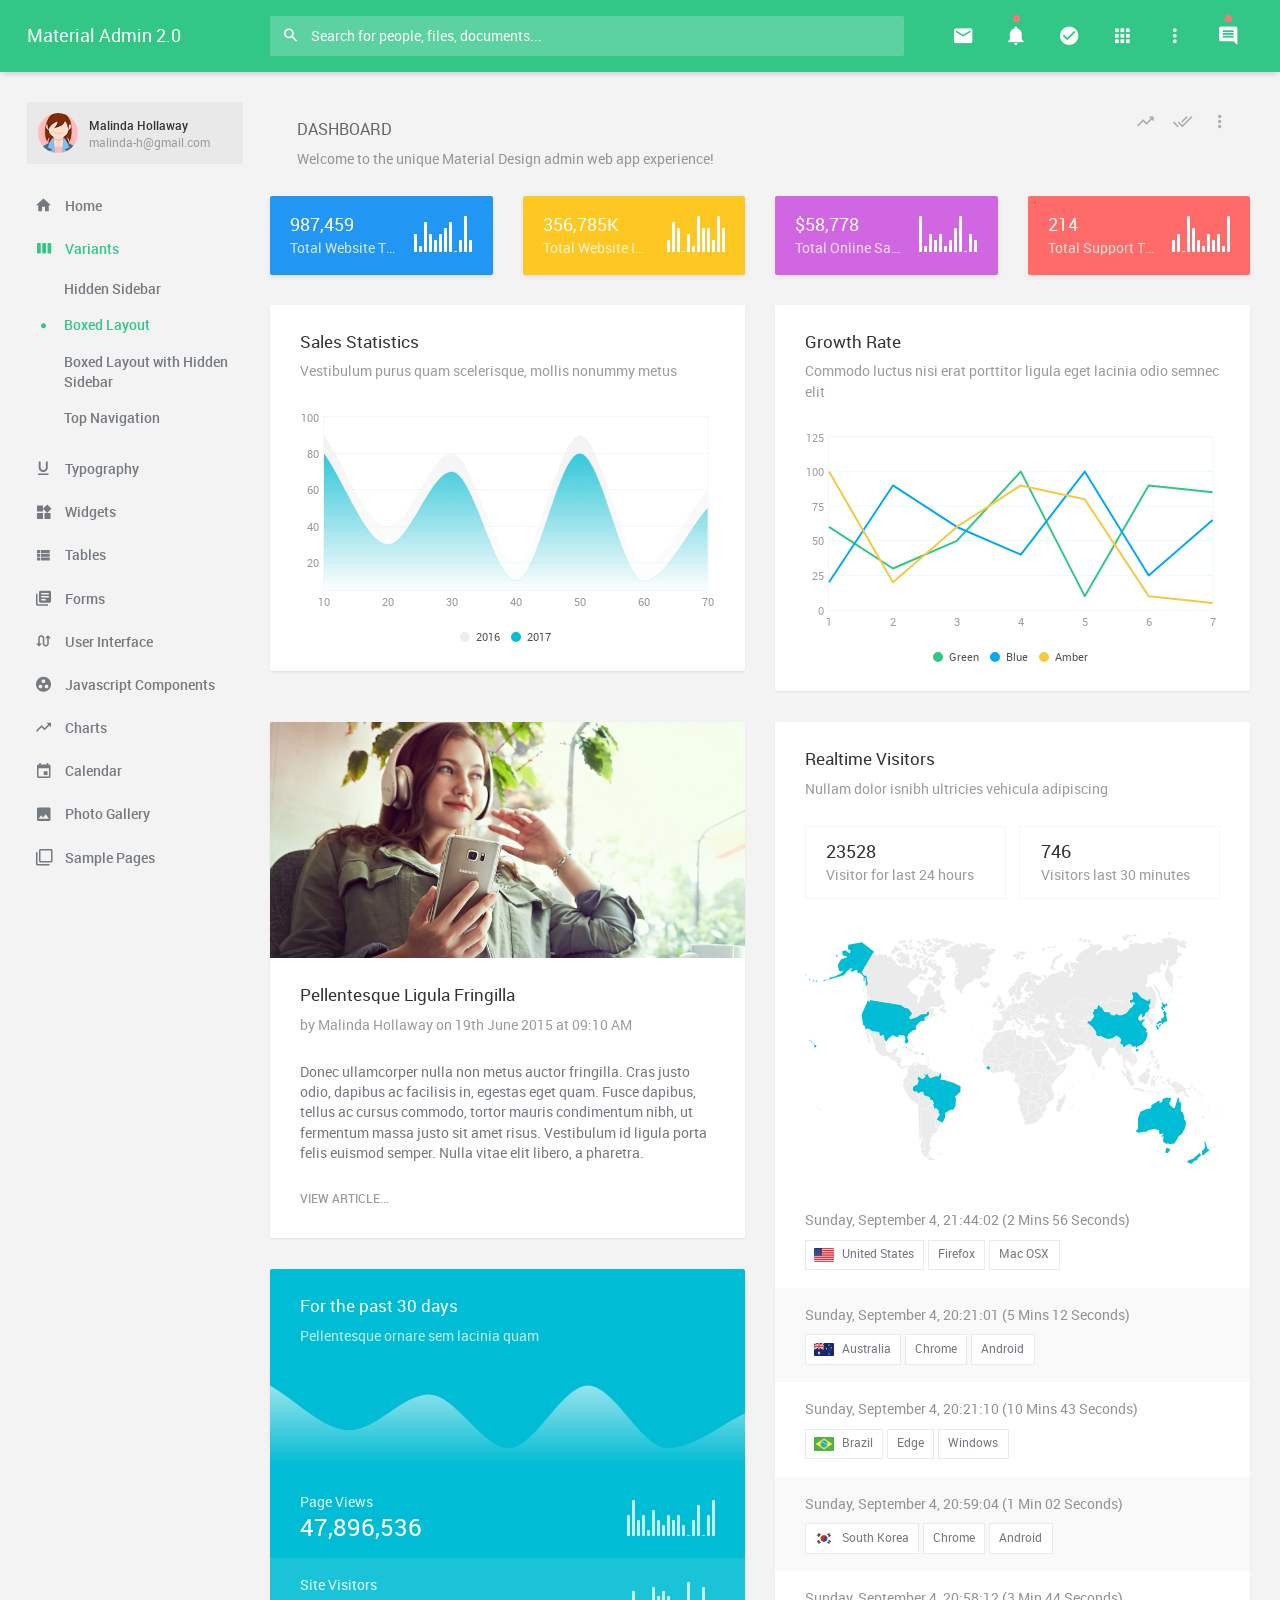
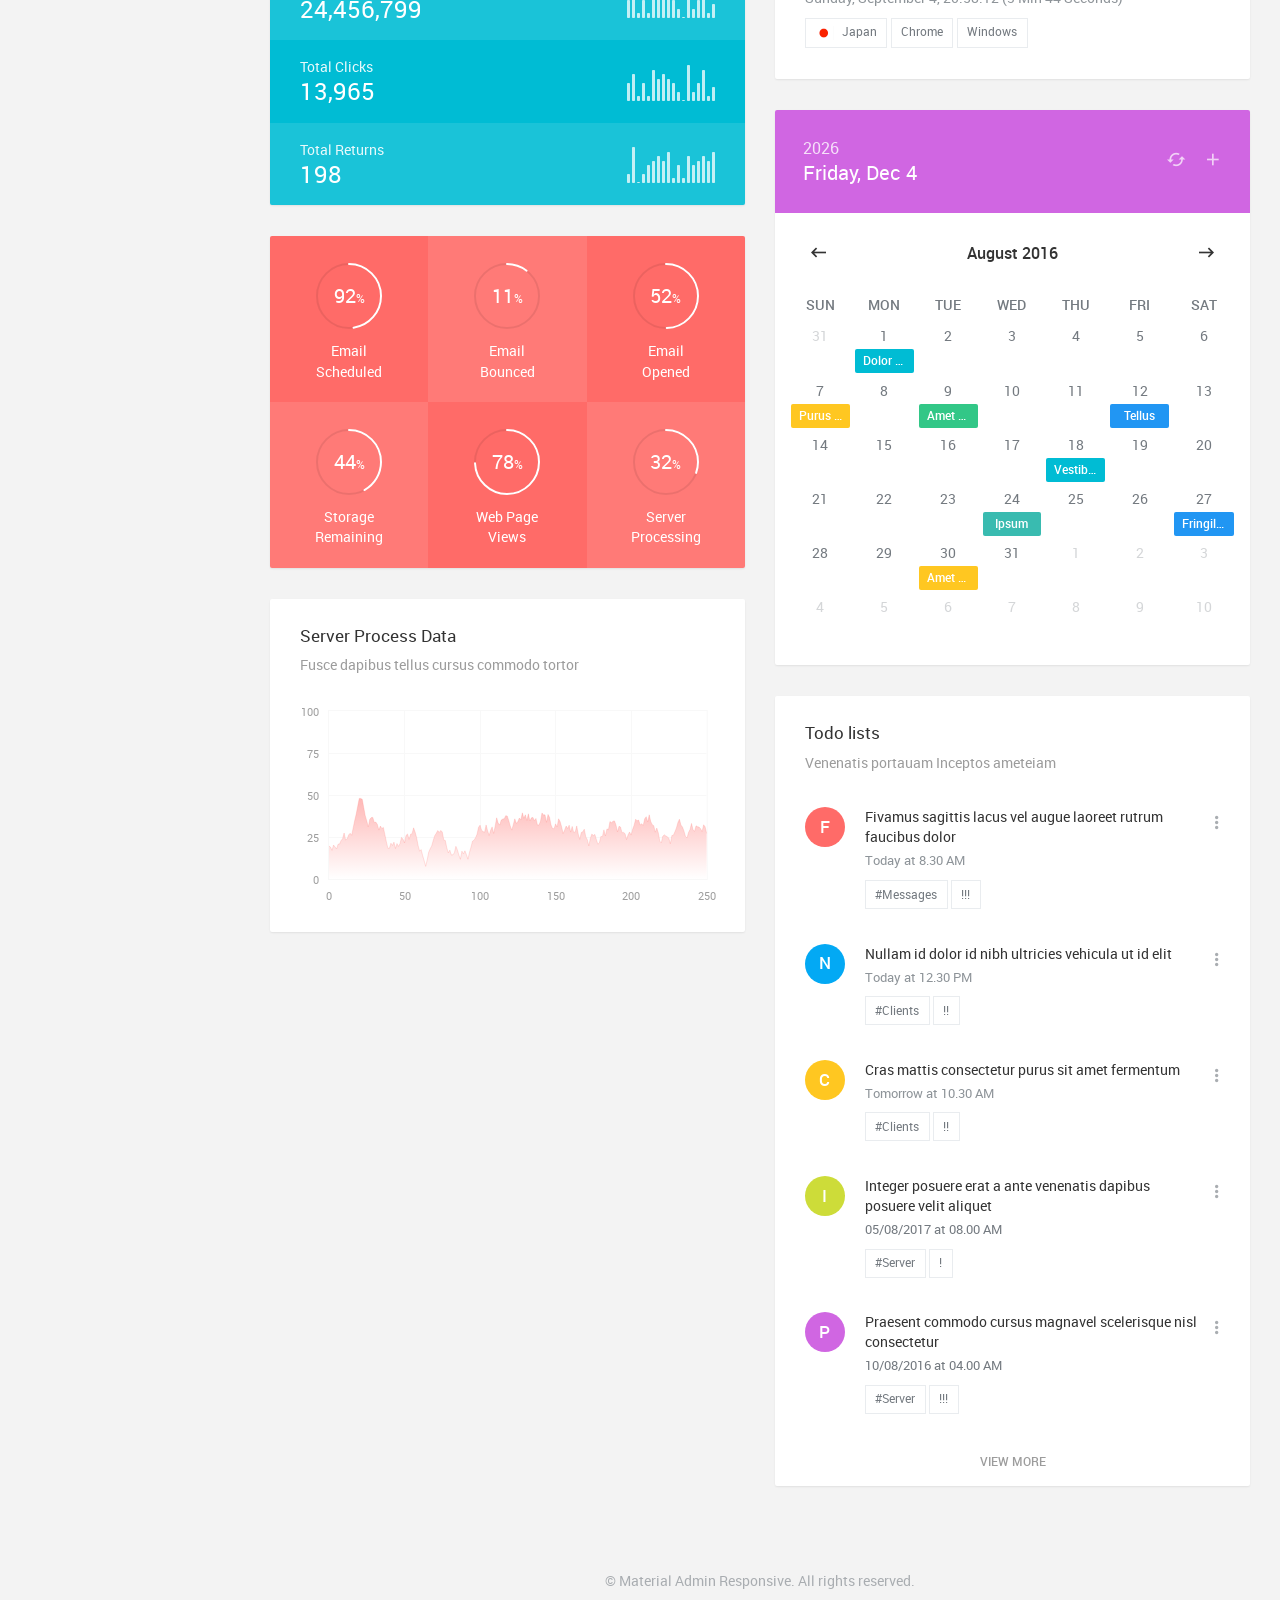
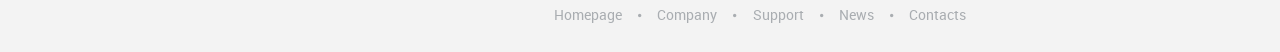
<file: TicketingSystemUI/wwwroot/boxed-layout.html>
<!DOCTYPE html>
<html lang="en">
    <head>
        <meta charset="utf-8">
        <meta name="viewport" content="width=device-width, initial-scale=1, shrink-to-fit=no">

        <!-- Vendor styles -->
        <link rel="stylesheet" href="vendors/material-design-iconic-font/css/material-design-iconic-font.min.css">
        <link rel="stylesheet" href="vendors/animate.css/animate.min.css">
        <link rel="stylesheet" href="vendors/jquery-scrollbar/jquery.scrollbar.css">
        <link rel="stylesheet" href="vendors/fullcalendar/fullcalendar.min.css">

        <!-- App styles -->
        <link rel="stylesheet" href="css/app.min.css">
    </head>

    <body data-ma-theme="green">
        <main class="main">
            <div class="page-loader">
                <div class="page-loader__spinner">
                    <svg viewBox="25 25 50 50">
                        <circle cx="50" cy="50" r="20" fill="none" stroke-width="2" stroke-miterlimit="10" />
                    </svg>
                </div>
            </div>

            <header class="header">
                <div class="navigation-trigger hidden-xl-up" data-ma-action="aside-open" data-ma-target=".sidebar">
                    <div class="navigation-trigger__inner">
                        <i class="navigation-trigger__line"></i>
                        <i class="navigation-trigger__line"></i>
                        <i class="navigation-trigger__line"></i>
                    </div>
                </div>

                <div class="header__logo hidden-sm-down">
                    <h1><a href="index.html">Material Admin 2.0</a></h1>
                </div>

                <form class="search">
                    <div class="search__inner">
                        <input type="text" class="search__text" placeholder="Search for people, files, documents...">
                        <i class="zmdi zmdi-search search__helper" data-ma-action="search-close"></i>
                    </div>
                </form>

                <ul class="top-nav">
                    <li class="hidden-xl-up"><a href="" data-ma-action="search-open"><i class="zmdi zmdi-search"></i></a></li>

                    <li class="dropdown">
                        <a href="" data-toggle="dropdown"><i class="zmdi zmdi-email"></i></a>
                        <div class="dropdown-menu dropdown-menu-right dropdown-menu--block">
                            <div class="listview listview--hover">
                                <div class="listview__header">
                                    Messages

                                    <div class="actions">
                                        <a href="messages.html" class="actions__item zmdi zmdi-plus"></a>
                                    </div>
                                </div>

                                <a href="" class="listview__item">
                                    <img src="demo/img/profile-pics/1.jpg" class="listview__img" alt="">

                                    <div class="listview__content">
                                        <div class="listview__heading">
                                            David Belle <small>12:01 PM</small>
                                        </div>
                                        <p>Cum sociis natoque penatibus et magnis dis parturient montes</p>
                                    </div>
                                </a>

                                <a href="" class="listview__item">
                                    <img src="demo/img/profile-pics/2.jpg" class="listview__img" alt="">

                                    <div class="listview__content">
                                        <div class="listview__heading">
                                            Jonathan Morris
                                            <small>02:45 PM</small>
                                        </div>
                                        <p>Nunc quis diam diamurabitur at dolor elementum, dictum turpis vel</p>
                                    </div>
                                </a>

                                <a href="" class="listview__item">
                                    <img src="demo/img/profile-pics/3.jpg" class="listview__img" alt="">

                                    <div class="listview__content">
                                        <div class="listview__heading">
                                            Fredric Mitchell Jr.
                                            <small>08:21 PM</small>
                                        </div>
                                        <p>Phasellus a ante et est ornare accumsan at vel magnauis blandit turpis at augue ultricies</p>
                                    </div>
                                </a>

                                <a href="" class="listview__item">
                                    <img src="demo/img/profile-pics/4.jpg" class="listview__img" alt="">

                                    <div class="listview__content">
                                        <div class="listview__heading">
                                            Glenn Jecobs
                                            <small>08:43 PM</small>
                                        </div>
                                        <p>Ut vitae lacus sem ellentesque maximus, nunc sit amet varius dignissim, dui est consectetur neque</p>
                                    </div>
                                </a>

                                <a href="" class="listview__item">
                                    <img src="demo/img/profile-pics/5.jpg" class="listview__img" alt="">

                                    <div class="listview__content">
                                        <div class="listview__heading">
                                            Bill Phillips
                                            <small>11:32 PM</small>
                                        </div>
                                        <p>Proin laoreet commodo eros id faucibus. Donec ligula quam, imperdiet vel ante placerat</p>
                                    </div>
                                </a>

                                <a href="" class="view-more">View all messages</a>
                            </div>
                        </div>
                    </li>

                    <li class="dropdown top-nav__notifications">
                        <a href="" data-toggle="dropdown" class="top-nav__notify">
                            <i class="zmdi zmdi-notifications"></i>
                        </a>
                        <div class="dropdown-menu dropdown-menu-right dropdown-menu--block">
                            <div class="listview listview--hover">
                                <div class="listview__header">
                                    Notifications

                                    <div class="actions">
                                        <a href="" class="actions__item zmdi zmdi-check-all" data-ma-action="notifications-clear"></a>
                                    </div>
                                </div>

                                <div class="listview__scroll scrollbar-inner">
                                    <a href="" class="listview__item">
                                        <img src="demo/img/profile-pics/1.jpg" class="listview__img" alt="">

                                        <div class="listview__content">
                                            <div class="listview__heading">David Belle</div>
                                            <p>Cum sociis natoque penatibus et magnis dis parturient montes</p>
                                        </div>
                                    </a>

                                    <a href="" class="listview__item">
                                        <img src="demo/img/profile-pics/2.jpg" class="listview__img" alt="">

                                        <div class="listview__content">
                                            <div class="listview__heading">Jonathan Morris</div>
                                            <p>Nunc quis diam diamurabitur at dolor elementum, dictum turpis vel</p>
                                        </div>
                                    </a>

                                    <a href="" class="listview__item">
                                        <img src="demo/img/profile-pics/3.jpg" class="listview__img" alt="">

                                        <div class="listview__content">
                                            <div class="listview__heading">Fredric Mitchell Jr.</div>
                                            <p>Phasellus a ante et est ornare accumsan at vel magnauis blandit turpis at augue ultricies</p>
                                        </div>
                                    </a>

                                    <a href="" class="listview__item">
                                        <img src="demo/img/profile-pics/4.jpg" class="listview__img" alt="">

                                        <div class="listview__content">
                                            <div class="listview__heading">Glenn Jecobs</div>
                                            <p>Ut vitae lacus sem ellentesque maximus, nunc sit amet varius dignissim, dui est consectetur neque</p>
                                        </div>
                                    </a>

                                    <a href="" class="listview__item">
                                        <img src="demo/img/profile-pics/5.jpg" class="listview__img" alt="">

                                        <div class="listview__content">
                                            <div class="listview__heading">Bill Phillips</div>
                                            <p>Proin laoreet commodo eros id faucibus. Donec ligula quam, imperdiet vel ante placerat</p>
                                        </div>
                                    </a>

                                    <a href="" class="listview__item">
                                        <img src="demo/img/profile-pics/1.jpg" class="listview__img" alt="">

                                        <div class="listview__content">
                                            <div class="listview__heading">David Belle</div>
                                            <p>Cum sociis natoque penatibus et magnis dis parturient montes</p>
                                        </div>
                                    </a>

                                    <a href="" class="listview__item">
                                        <img src="demo/img/profile-pics/2.jpg" class="listview__img" alt="">

                                        <div class="listview__content">
                                            <div class="listview__heading">Jonathan Morris</div>
                                            <p>Nunc quis diam diamurabitur at dolor elementum, dictum turpis vel</p>
                                        </div>
                                    </a>

                                    <a href="" class="listview__item">
                                        <img src="demo/img/profile-pics/3.jpg" class="listview__img" alt="">

                                        <div class="listview__content">
                                            <div class="listview__heading">Fredric Mitchell Jr.</div>
                                            <p>Phasellus a ante et est ornare accumsan at vel magnauis blandit turpis at augue ultricies</p>
                                        </div>
                                    </a>
                                </div>

                                <div class="p-1"></div>
                            </div>
                        </div>
                    </li>

                    <li class="dropdown hidden-xs-down">
                        <a href="" data-toggle="dropdown"><i class="zmdi zmdi-check-circle"></i></a>

                        <div class="dropdown-menu dropdown-menu-right dropdown-menu--block" role="menu">
                            <div class="listview listview--hover">
                                <div class="listview__header">Tasks</div>

                                <a href="" class="listview__item">
                                    <div class="listview__content">
                                        <div class="listview__heading mb-2">HTML5 Validation Report</div>

                                        <div class="progress">
                                            <div class="progress-bar" style="width: 75%" aria-valuenow="75" aria-valuemin="0" aria-valuemax="100"></div>
                                        </div>
                                    </div>
                                </a>

                                <a href="" class="listview__item">
                                    <div class="listview__content">
                                        <div class="listview__heading mb-2">Google Chrome Extension</div>

                                        <div class="progress">
                                            <div class="progress-bar bg-warning" style="width: 43%" aria-valuenow="43" aria-valuemin="0" aria-valuemax="100"></div>
                                        </div>
                                    </div>
                                </a>

                                <a href="" class="listview__item">
                                    <div class="listview__content">
                                        <div class="listview__heading mb-2">Social Intranet Projects</div>

                                        <div class="progress">
                                            <div class="progress-bar bg-success" style="width: 20%" aria-valuenow="20" aria-valuemin="0" aria-valuemax="100"></div>
                                        </div>
                                    </div>
                                </a>

                                <a href="" class="listview__item">
                                    <div class="listview__content">
                                        <div class="listview__heading mb-2">Bootstrap Admin Template</div>

                                        <div class="progress">
                                            <div class="progress-bar bg-info" style="width: 60%" aria-valuenow="60" aria-valuemin="0" aria-valuemax="100"></div>
                                        </div>
                                    </div>
                                </a>

                                <a href="" class="listview__item">
                                    <div class="listview__content">
                                        <div class="listview__heading mb-2">Youtube Client App</div>

                                        <div class="progress">
                                            <div class="progress-bar bg-danger" style="width: 80%" aria-valuenow="80" aria-valuemin="0" aria-valuemax="100"></div>
                                        </div>
                                    </div>
                                </a>

                                <a href="" class="view-more">View all tasks</a>
                            </div>
                        </div>
                    </li>

                    <li class="dropdown hidden-xs-down">
                        <a href="" data-toggle="dropdown"><i class="zmdi zmdi-apps"></i></a>

                        <div class="dropdown-menu dropdown-menu-right dropdown-menu--block" role="menu">
                            <div class="row app-shortcuts">
                                <a class="col-4 app-shortcuts__item" href="">
                                    <i class="zmdi zmdi-calendar"></i>
                                    <small class="">Calendar</small>
                                    <span class="app-shortcuts__helper bg-red"></span>
                                </a>
                                <a class="col-4 app-shortcuts__item" href="">
                                    <i class="zmdi zmdi-file-text"></i>
                                    <small class="">Files</small>
                                    <span class="app-shortcuts__helper bg-blue"></span>
                                </a>
                                <a class="col-4 app-shortcuts__item" href="">
                                    <i class="zmdi zmdi-email"></i>
                                    <small class="">Email</small>
                                    <span class="app-shortcuts__helper bg-teal"></span>
                                </a>
                                <a class="col-4 app-shortcuts__item" href="">
                                    <i class="zmdi zmdi-trending-up"></i>
                                    <small class="">Reports</small>
                                    <span class="app-shortcuts__helper bg-blue-grey"></span>
                                </a>
                                <a class="col-4 app-shortcuts__item" href="">
                                    <i class="zmdi zmdi-view-headline"></i>
                                    <small class="">News</small>
                                    <span class="app-shortcuts__helper bg-orange"></span>
                                </a>
                                <a class="col-4 app-shortcuts__item" href="">
                                    <i class="zmdi zmdi-image"></i>
                                    <small class="">Gallery</small>
                                    <span class="app-shortcuts__helper bg-light-green"></span>
                                </a>
                            </div>
                        </div>
                    </li>

                    <li class="dropdown hidden-xs-down">
                        <a href="" data-toggle="dropdown"><i class="zmdi zmdi-more-vert"></i></a>

                        <div class="dropdown-menu dropdown-menu-right">
                            <div class="dropdown-item theme-switch">
                                Theme Switch

                                <div class="btn-group btn-group-toggle btn-group--colors" data-toggle="buttons">
                                    <label class="btn bg-green active"><input type="radio" value="green" autocomplete="off" checked></label>
                                    <label class="btn bg-blue"><input type="radio" value="blue" autocomplete="off"></label>
                                    <label class="btn bg-red"><input type="radio" value="red" autocomplete="off"></label>
                                    <label class="btn bg-orange"><input type="radio" value="orange" autocomplete="off"></label>
                                    <label class="btn bg-teal"><input type="radio" value="teal" autocomplete="off"></label>

                                    <div class="clearfix mt-2"></div>

                                    <label class="btn bg-cyan"><input type="radio" value="cyan" autocomplete="off"></label>
                                    <label class="btn bg-blue-grey"><input type="radio" value="blue-grey" autocomplete="off"></label>
                                    <label class="btn bg-purple"><input type="radio" value="purple" autocomplete="off"></label>
                                    <label class="btn bg-indigo"><input type="radio" value="indigo" autocomplete="off"></label>
                                    <label class="btn bg-brown"><input type="radio" value="brown" autocomplete="off"></label>
                                </div>
                            </div>
                            <a href="" class="dropdown-item">Fullscreen</a>
                            <a href="" class="dropdown-item">Clear Local Storage</a>
                        </div>
                    </li>

                    <li class="hidden-xs-down">
                        <a href="" data-ma-action="aside-open" data-ma-target=".chat" class="top-nav__notify">
                            <i class="zmdi zmdi-comment-alt-text"></i>
                        </a>
                    </li>
                </ul>
            </header>

            <aside class="sidebar">
                <div class="scrollbar-inner">
                    <div class="user">
                        <div class="user__info" data-toggle="dropdown">
                            <img class="user__img" src="demo/img/profile-pics/8.jpg" alt="">
                            <div>
                                <div class="user__name">Malinda Hollaway</div>
                                <div class="user__email">malinda-h@gmail.com</div>
                            </div>
                        </div>

                        <div class="dropdown-menu">
                            <a class="dropdown-item" href="">View Profile</a>
                            <a class="dropdown-item" href="">Settings</a>
                            <a class="dropdown-item" href="">Logout</a>
                        </div>
                    </div>

                    <ul class="navigation">
                        <li><a href="index.html"><i class="zmdi zmdi-home"></i> Home</a></li>

                        <li class="navigation__sub navigation__sub--active navigation__sub--toggled">
                            <a href=""><i class="zmdi zmdi-view-week"></i> Variants</a>

                            <ul>
                                <li><a href="hidden-sidebar.html">Hidden Sidebar</a></li>
                                <li class="navigation__active"><a href="boxed-layout.html">Boxed Layout</a></li>
                                <li><a href="hidden-sidebar-boxed-layout.html">Boxed Layout with Hidden Sidebar</a></li>
                                <li><a href="top-navigation.html">Top Navigation</a></li>
                            </ul>
                        </li>

                        <li><a href="typography.html"><i class="zmdi zmdi-format-underlined"></i> Typography</a></li>

                        <li><a href="widgets.html"><i class="zmdi zmdi-widgets"></i> Widgets</a></li>

                        <li class="navigation__sub">
                            <a href=""><i class="zmdi zmdi-view-list"></i> Tables</a>

                            <ul>
                                <li><a href="html-table.html">HTML Table</a></li>
                                <li><a href="data-table.html">Data Table</a></li>
                            </ul>
                        </li>

                        <li class="navigation__sub">
                            <a href=""><i class="zmdi zmdi-collection-text"></i> Forms</a>

                            <ul>
                                <li><a href="form-elements.html">Basic Form Elements</a></li>
                                <li><a href="form-components.html">Form Components</a></li>
                                <li><a href="form-layouts.html">Form Layouts</a></li>
                                <li><a href="form-validation.html">Form Validation</a></li>
                            </ul>
                        </li>

                        <li class="navigation__sub">
                            <a href=""><i class="zmdi zmdi-swap-alt"></i> User Interface</a>

                            <ul>
                                <li><a href="colors.html">Colors</a></li>
                                <li><a href="css-animations.html">CSS Animations</a></li>
                                <li><a href="buttons.html">Buttons</a></li>
                                <li><a href="icons.html">Icons</a></li>
                                <li><a href="listview.html">Listview</a></li>
                                <li><a href="toolbars.html">Toolbars</a></li>
                                <li><a href="cards.html">Cards</a></li>
                                <li><a href="alerts.html">Alerts</a></li>
                                <li><a href="badges.html">Badges</a></li>
                                <li><a href="breadcrumbs.html">Bredcrumbs</a></li>
                                <li><a href="jumbotron.html">Jumbotron</a></li>
                                <li><a href="navs.html">Navs</a></li>
                                <li><a href="pagination.html">Pagination</a></li>
                                <li><a href="progress.html">Progress</a></li>
                            </ul>
                        </li>

                        <li class="navigation__sub">
                            <a href=""><i class="zmdi zmdi-group-work"></i> Javascript Components</a>

                            <ul class="navigation__sub">
                                <li><a href="carousel.html">Carousel</a></li>
                                <li><a href="collapse.html">Collapse</a></li>
                                <li><a href="dropdowns.html">Dropdowns</a></li>
                                <li><a href="modals.html">Modals</a></li>
                                <li><a href="popover.html">Popover</a></li>
                                <li><a href="tabs.html">Tabs</a></li>
                                <li><a href="tooltips.html">Tooltips</a></li>
                                <li><a href="notifications-alerts.html">Notifications & Alerts</a></li>
                                <li><a href="tree-view.html">Tree View</a></li>
                            </ul>
                        </li>

                        <li class="navigation__sub">
                            <a href=""><i class="zmdi zmdi-trending-up"></i> Charts</a>

                            <ul>
                                <li><a href="flot-charts.html">Flot</a></li>
                                <li><a href="other-charts.html">Other Charts</a></li>
                            </ul>
                        </li>

                        <li><a href="calendar.html"><i class="zmdi zmdi-calendar"></i> Calendar</a></li>

                        <li><a href="photo-gallery.html"><i class="zmdi zmdi-image"></i> Photo Gallery</a></li>

                        <li class="navigation__sub">
                            <a href=""><i class="zmdi zmdi-collection-item"></i> Sample Pages</a>

                            <ul>
                                <li><a href="profile-about.html">Profile</a></li>
                                <li><a href="messages.html">Messages</a></li>
                                <li><a href="contacts.html">Contacts</a></li>
                                <li><a href="new-contact.html">New Contact</a></li>
                                <li><a href="groups.html">Groups</a></li>
                                <li><a href="pricing-tables.html">Pricing Tables</a></li>
                                <li><a href="invoice.html">Invoice</a></li>
                                <li><a href="todo-lists.html">Todo Lists</a></li>
                                <li><a href="notes.html">Notes</a></li>
                                <li><a href="search-results.html">Search Results</a></li>
                                <li><a href="issue-tracker.html">Issue Tracker</a></li>
                                <li><a href="faq.html">FAQ</a></li>
                                <li><a href="team.html">Team</a></li>
                                <li><a href="blog.html">Blog</a></li>
                                <li><a href="blog-details.html">Blog Details</a></li>
                                <li><a href="questions-answers.html">Questions & Answers</a></li>
                                <li><a href="questions-answers-details.html">Questions & Answers Details</a></li>
                                <li><a href="login.html">Login & SignUp</a></li>
                                <li><a href="lockscreen.html">Lockscreen</a></li>
                                <li><a href="404.html">404</a></li>
                                <li><a href="empty.html">Empty Page</a></li>
                            </ul>
                        </li>
                    </ul>
                </div>
            </aside>

            <aside class="chat">
                <div class="chat__header">
                    <h2 class="chat__title">Chat <small>Currently 20 contacts online</small></h2>

                    <div class="chat__search">
                        <div class="form-group">
                            <input type="text" class="form-control" placeholder="Search...">
                            <i class="form-group__bar"></i>
                        </div>
                    </div>
                </div>

                <div class="scrollbar-inner">
                    <div class="listview listview--hover chat__buddies">
                        <a class="listview__item chat__available">
                            <img src="demo/img/profile-pics/7.jpg" class="listview__img" alt="">

                            <div class="listview__content">
                                <div class="listview__heading">Jeannette Lawson</div>
                                <p>hey, how are you doing.</p>
                            </div>
                        </a>

                        <a class="listview__item chat__available">
                            <img src="demo/img/profile-pics/5.jpg" class="listview__img" alt="">

                            <div class="listview__content">
                                <div class="listview__heading">Jeannette Lawson</div>
                                <p>hmm...</p>
                            </div>
                        </a>

                        <a class="listview__item chat__away">
                            <img src="demo/img/profile-pics/3.jpg" class="listview__img" alt="">

                            <div class="listview__content">
                                <div class="listview__heading">Jeannette Lawson</div>
                                <p>all good</p>
                            </div>
                        </a>

                        <a class="listview__item">
                            <img src="demo/img/profile-pics/8.jpg" class="listview__img" alt="">

                            <div class="listview__content">
                                <div class="listview__heading">Jeannette Lawson</div>
                                <p>morbi leo risus portaac consectetur vestibulum at eros.</p>
                            </div>
                        </a>

                        <a class="listview__item">
                            <img src="demo/img/profile-pics/6.jpg" class="listview__img" alt="">

                            <div class="listview__content">
                                <div class="listview__heading">Jeannette Lawson</div>
                                <p>fusce dapibus</p>
                            </div>
                        </a>

                        <a class="listview__item chat__busy">
                            <img src="demo/img/profile-pics/9.jpg" class="listview__img" alt="">

                            <div class="listview__content">
                                <div class="listview__heading">Jeannette Lawson</div>
                                <p>cras mattis consectetur purus sit amet fermentum.</p>
                            </div>
                        </a>
                    </div>
                </div>

                <a href="messages.html" class="btn btn--action btn-danger"><i class="zmdi zmdi-plus"></i></a>
            </aside>

            <section class="content">
                <div class="content__inner">
                    <header class="content__title">
                        <h1>Dashboard</h1>
                        <small>Welcome to the unique Material Design admin web app experience!</small>

                        <div class="actions">
                        <a href="" class="actions__item zmdi zmdi-trending-up"></a>
                        <a href="" class="actions__item zmdi zmdi-check-all"></a>

                        <div class="dropdown actions__item">
                            <i data-toggle="dropdown" class="zmdi zmdi-more-vert"></i>
                            <div class="dropdown-menu dropdown-menu-right">
                                <a href="" class="dropdown-item">Refresh</a>
                                <a href="" class="dropdown-item">Manage Widgets</a>
                                <a href="" class="dropdown-item">Settings</a>
                            </div>
                        </div>
                    </div>
                    </header>

                    <div class="row quick-stats">
                    <div class="col-sm-6 col-md-3">
                        <div class="quick-stats__item bg-blue">
                            <div class="quick-stats__info">
                                <h2>987,459</h2>
                                <small>Total Website Traffics</small>
                            </div>

                            <div class="quick-stats__chart sparkline-bar-stats">6,4,8,6,5,6,7,8,3,5,9,5</div>
                        </div>
                    </div>

                    <div class="col-sm-6 col-md-3">
                        <div class="quick-stats__item bg-amber">
                            <div class="quick-stats__info">
                                <h2>356,785K</h2>
                                <small>Total Website Impressions</small>
                            </div>

                            <div class="quick-stats__chart sparkline-bar-stats">4,7,6,2,5,3,8,6,6,4,8,6</div>
                        </div>
                    </div>

                    <div class="col-sm-6 col-md-3">
                        <div class="quick-stats__item bg-purple">
                            <div class="quick-stats__info">
                                <h2>$58,778</h2>
                                <small>Total Online Sales</small>
                            </div>

                            <div class="quick-stats__chart sparkline-bar-stats">9,4,6,5,6,4,5,7,9,3,6,5</div>
                        </div>
                    </div>

                    <div class="col-sm-6 col-md-3">
                        <div class="quick-stats__item bg-red">
                            <div class="quick-stats__info">
                                <h2>214</h2>
                                <small>Total Support Tickets</small>
                            </div>

                            <div class="quick-stats__chart sparkline-bar-stats">5,6,3,9,7,5,4,6,5,6,4,9</div>
                        </div>
                    </div>
                </div>

                    <div class="row">
                        <div class="col-md-6">
                            <div class="card">
                            <div class="card-body">
                                <h4 class="card-title">Sales Statistics</h4>
                                <h6 class="card-subtitle">Vestibulum purus quam scelerisque, mollis nonummy metus</h6>

                                <div class="flot-chart flot-curved-line"></div>
                                <div class="flot-chart-legends flot-chart-legends--curved"></div>
                            </div>
                        </div>
                        </div>

                        <div class="col-md-6">
                            <div class="card">
                            <div class="card-body">
                                <h4 class="card-title">Growth Rate</h4>
                                <h6 class="card-subtitle">Commodo luctus nisi erat porttitor ligula eget lacinia odio semnec elit</h6>

                                <div class="flot-chart flot-line"></div>
                                <div class="flot-chart-legends flot-chart-legends--line"></div>
                            </div>
                        </div>
                        </div>
                    </div>

                    <div data-columns>
                        <div class="card">
                        <img class="card-img-top" src="demo/img/widgets/note.png" alt="">
                        <div class="card-body">
                            <h4 class="card-title">Pellentesque Ligula Fringilla</h4>
                            <h6 class="card-subtitle">by Malinda Hollaway on 19th June 2015 at 09:10 AM</h6>

                            <p>Donec ullamcorper nulla non metus auctor fringilla. Cras justo odio, dapibus ac facilisis in, egestas eget quam. Fusce dapibus, tellus ac cursus commodo, tortor mauris condimentum nibh, ut fermentum massa justo sit amet risus. Vestibulum id ligula porta felis euismod semper. Nulla vitae elit libero, a pharetra.</p>
                            <a href="" class="view-more text-left">View Article...</a>
                        </div>
                    </div>

                        <div class="card widget-visitors">
                        <div class="card-body">
                            <h4 class="card-title">Realtime Visitors</h4>
                            <h6 class="card-subtitle">Nullam dolor isnibh ultricies vehicula adipiscing</h6>

                            <div class="widget-visitors__stats">
                                <div>
                                    <strong>23528</strong>
                                    <small>Visitor for last 24 hours</small>
                                </div>
                                <div>
                                    <strong>746</strong>
                                    <small>Visitors last 30 minutes</small>
                                </div>
                            </div>

                            <div class="widget-visitors__map map-visitors"></div>
                        </div>

                        <div class="listview listview--striped">
                            <div class="listview__item">
                                <div class="listview__content">
                                    <p>Sunday, September 4, 21:44:02 (2 Mins 56 Seconds)</p>

                                    <div class="listview__attrs">
                                        <span><img class="widget-visitors__country" src="demo/img/flags/United_States_of_America.png" alt=""> United States</span>
                                        <span>Firefox</span>
                                        <span>Mac OSX</span>
                                    </div>
                                </div>
                            </div>

                            <div class="listview__item">
                                <div class="listview__content">
                                    <p>Sunday, September 4, 20:21:01 (5 Mins 12 Seconds)</p>

                                    <div class="listview__attrs">
                                        <span><img class="widget-visitors__country" src="demo/img/flags/Australia.png" alt=""> Australia</span>
                                        <span>Chrome</span>
                                        <span>Android</span>
                                    </div>
                                </div>
                            </div>

                            <div class="listview__item">
                                <div class="listview__content">
                                    <p>Sunday, September 4, 20:21:10 (10 Mins 43 Seconds)</p>

                                    <div class="listview__attrs">
                                        <span><img class="widget-visitors__country" src="demo/img/flags/Brazil.png" alt=""> Brazil</span>
                                        <span>Edge</span>
                                        <span>Windows</span>
                                    </div>
                                </div>
                            </div>

                            <div class="listview__item">
                                <div class="listview__content">
                                    <p>Sunday, September 4, 20:59:04 (1 Min 02 Seconds)</p>

                                    <div class="listview__attrs">
                                        <span><img class="widget-visitors__country" src="demo/img/flags/South_Korea.png" alt=""> South Korea</span>
                                        <span>Chrome</span>
                                        <span>Android</span>
                                    </div>
                                </div>
                            </div>

                            <div class="listview__item">
                                <div class="listview__content">
                                    <p>Sunday, September 4, 20:58:12 (3 Min 44 Seconds)</p>

                                    <div class="listview__attrs">
                                        <span><img class="widget-visitors__country" src="demo/img/flags/Japan.png" alt=""> Japan</span>
                                        <span>Chrome</span>
                                        <span>Windows</span>
                                    </div>
                                </div>
                            </div>

                            <div class="p-2"></div>
                        </div>
                    </div>

                        <div class="card card--inverse widget-past-days">
                        <div class="card-body">
                            <h4 class="card-title">For the past 30 days</h4>
                            <h6 class="card-subtitle">Pellentesque ornare sem lacinia quam</h6>
                        </div>

                        <div class="widget-past-days__main">
                            <div class="flot-chart flot-chart--sm flot-past-days"></div>
                        </div>

                        <div class="listview listview--inverse listview--striped">
                            <div class="listview__item">
                                <div class="widget-past-days__info">
                                    <small>Page Views</small>
                                    <h3>47,896,536</h3>
                                </div>

                                <div class="widget-past-days__chart hidden-sm">
                                    <div class="sparkline-bar-stats">6,9,5,6,3,7,5,4,6,5,6,4,2,5,8,2,6,9</div>
                                </div>
                            </div>

                            <div class="listview__item">
                                <div class="widget-past-days__info">
                                    <small>Site Visitors</small>
                                    <h3>24,456,799</h3>
                                </div>

                                <div class="widget-past-days__chart hidden-sm">
                                    <div class="sparkline-bar-stats">5,7,2,5,2,8,6,7,6,5,3,1,9,3,5,8,2,4</div>
                                </div>
                            </div>

                            <div class="listview__item">
                                <div class="widget-past-days__info">
                                    <small>Total Clicks</small>
                                    <h3>13,965</h3>
                                </div>

                                <div class="widget-past-days__chart hidden-sm">
                                    <div class="sparkline-bar-stats">5,7,2,5,2,8,6,7,6,5,3,1,9,3,5,8,2,4</div>
                                </div>
                            </div>

                            <div class="listview__item">
                                <div class="widget-past-days__info">
                                    <small>Total Returns</small>
                                    <h3>198</h3>
                                </div>

                                <div class="widget-past-days__chart hidden-sm">
                                    <div class="sparkline-bar-stats">3,9,1,3,5,6,7,6,8,2,5,2,7,5,6,7,6,8</div>
                                </div>
                            </div>
                        </div>
                    </div>

                        <div class="card widget-calendar">
                        <div class="widget-calendar__header">
                            <div class="widget-calendar__year"></div>
                            <div class="widget-calendar__day"></div>

                            <div class="actions actions--inverse">
                                <a href="calendar.html" class="actions__item"><i class="zmdi zmdi-refresh-alt"></i></a>
                                <a href="calendar.html" class="actions__item"><i class="zmdi zmdi-plus"></i></a>
                            </div>
                        </div>

                        <div class="widget-calendar__body"></div>
                    </div>

                        <div class="card card--inverse widget-pie">
                        <div class="col-6 col-sm-4 col-md-6 col-lg-4 widget-pie__item">
                            <div class="easy-pie-chart" data-percent="50" data-size="80" data-track-color="rgba(0,0,0,0.08)" data-bar-color="#fff">
                                <span class="easy-pie-chart__value">92</span>
                            </div>
                            <div class="widget-pie__title">Email<br> Scheduled</div>
                        </div>

                        <div class="col-6 col-sm-4 col-md-6 col-lg-4 widget-pie__item">
                            <div class="easy-pie-chart" data-percent="11" data-size="80" data-track-color="rgba(0,0,0,0.08)" data-bar-color="#fff">
                                <span class="easy-pie-chart__value">11</span>
                            </div>
                            <div class="widget-pie__title">Email<br> Bounced</div>
                        </div>

                        <div class="col-6 col-sm-4 col-md-6 col-lg-4 widget-pie__item">
                            <div class="easy-pie-chart" data-percent="52" data-size="80" data-track-color="rgba(0,0,0,0.08)" data-bar-color="#fff">
                                <span class="easy-pie-chart__value">52</span>
                            </div>
                            <div class="widget-pie__title">Email<br> Opened</div>
                        </div>

                        <div class="col-6 col-sm-4 col-md-6 col-lg-4 widget-pie__item">
                            <div class="easy-pie-chart" data-percent="44" data-size="80" data-track-color="rgba(0,0,0,0.08)" data-bar-color="#fff">
                                <span class="easy-pie-chart__value">44</span>
                            </div>
                            <div class="widget-pie__title">Storage<br>Remaining</div>
                        </div>

                        <div class="col-6 col-sm-4 col-md-6 col-lg-4 widget-pie__item">
                            <div class="easy-pie-chart" data-percent="78" data-size="80" data-track-color="rgba(0,0,0,0.08)" data-bar-color="#fff">
                                <span class="easy-pie-chart__value">78</span>
                            </div>
                            <div class="widget-pie__title">Web Page<br> Views</div>
                        </div>

                        <div class="col-6 col-sm-4 col-md-6 col-lg-4 widget-pie__item">
                            <div class="easy-pie-chart" data-percent="32" data-size="80" data-track-color="rgba(0,0,0,0.08)" data-bar-color="#fff">
                                <span class="easy-pie-chart__value">32</span>
                            </div>
                            <div class="widget-pie__title">Server<br> Processing</div>
                        </div>
                    </div>

                        <div class="card todo">
                        <div class="card-body">
                            <h4 class="card-title">Todo lists</h4>
                            <h6 class="card-subtitle">Venenatis portauam Inceptos ameteiam</h6>
                        </div>

                        <div class="listview">
                            <div class="listview__item">
                                <div class="checkbox checkbox--char todo__item">
                                    <input type="checkbox" id="todo-1">
                                    <label for="todo-1" class="bg-red checkbox__char">F</label>

                                    <div class="listview__content">
                                        <div class="listview__heading">Fivamus sagittis lacus vel augue laoreet rutrum faucibus dolor</div>
                                        <p>Today at 8.30 AM</p>
                                    </div>

                                    <div class="listview__attrs">
                                        <span>#Messages</span>
                                        <span>!!!</span>
                                    </div>
                                </div>

                                <div class="actions listview__actions">
                                    <div class="dropdown actions__item">
                                        <i class="zmdi zmdi-more-vert" data-toggle="dropdown"></i>
                                        <div class="dropdown-menu dropdown-menu-right">
                                            <a class="dropdown-item" href="">Mark as completed</a>
                                            <a class="dropdown-item" href="">Delete</a>
                                        </div>
                                    </div>
                                </div>
                            </div>

                            <div class="listview__item">
                                <div class="checkbox checkbox--char todo__item">
                                    <input type="checkbox" id="todo-2">
                                    <label class="checkbox__char bg-light-blue" for="todo-2">N</label>

                                    <div class="listview__content">
                                        <div class="listview__heading">Nullam id dolor id nibh ultricies vehicula ut id elit</div>
                                        <p>Today at 12.30 PM</p>
                                    </div>

                                    <div class="listview__attrs">
                                        <span>#Clients</span>
                                        <span>!!</span>
                                    </div>
                                </div>

                                <div class="actions listview__actions">
                                    <div class="dropdown actions__item">
                                        <i class="zmdi zmdi-more-vert" data-toggle="dropdown"></i>
                                        <div class="dropdown-menu dropdown-menu-right">
                                            <a class="dropdown-item" href="">Mark as completed</a>
                                            <a class="dropdown-item" href="">Delete</a>
                                        </div>
                                    </div>
                                </div>
                            </div>

                            <div class="listview__item">
                                <div class="checkbox checkbox--char todo__item">
                                    <input  type="checkbox" id="todo-3">
                                    <label class="checkbox__char bg-amber" for="todo-3">C</label>

                                    <div class="listview__content">
                                        <div class="listview__heading">Cras mattis consectetur purus sit amet fermentum</div>
                                        <p>Tomorrow at 10.30 AM</p>
                                    </div>

                                    <div class="listview__attrs">
                                        <span>#Clients</span>
                                        <span>!!</span>
                                    </div>
                                </div>

                                <div class="actions listview__actions">
                                    <div class="dropdown actions__item">
                                        <i class="zmdi zmdi-more-vert" data-toggle="dropdown"></i>
                                        <div class="dropdown-menu dropdown-menu-right">
                                            <a class="dropdown-item" href="">Mark as completed</a>
                                            <a class="dropdown-item" href="">Delete</a>
                                        </div>
                                    </div>
                                </div>
                            </div>

                            <div class="listview__item">
                                <div class="checkbox checkbox--char todo__item">
                                    <input  type="checkbox" id="todo-4">
                                    <label class="checkbox__char bg-lime" for="todo-4">I</label>

                                    <div class="listview__content">
                                        <div class="listview__heading">Integer posuere erat a ante venenatis dapibus posuere velit aliquet</div>
                                        <small>05/08/2017 at 08.00 AM</small>
                                    </div>

                                    <div class="listview__attrs">
                                        <span>#Server</span>
                                        <span>!</span>
                                    </div>
                                </div>

                                <div class="actions listview__actions">
                                    <div class="dropdown actions__item">
                                        <i class="zmdi zmdi-more-vert" data-toggle="dropdown"></i>
                                        <div class="dropdown-menu dropdown-menu-right">
                                            <a class="dropdown-item" href="">Mark as completed</a>
                                            <a class="dropdown-item" href="">Delete</a>
                                        </div>
                                    </div>
                                </div>
                            </div>

                            <div class="listview__item">
                                <div class="checkbox checkbox--char todo__item">
                                    <input  type="checkbox" id="todo-5">
                                    <label class="checkbox__char bg-purple" for="todo-5">P</label>

                                    <div class="listview__content">
                                        <div class="listview__heading">Praesent commodo cursus magnavel scelerisque nisl consectetur</div>
                                        <small>10/08/2016 at 04.00 AM</small>
                                    </div>

                                    <div class="listview__attrs">
                                        <span>#Server</span>
                                        <span>!!!</span>
                                    </div>
                                </div>

                                <div class="actions listview__actions">
                                    <div class="dropdown actions__item">
                                        <i class="zmdi zmdi-more-vert" data-toggle="dropdown"></i>
                                        <div class="dropdown-menu dropdown-menu-right">
                                            <a class="dropdown-item" href="">Mark as completed</a>
                                            <a class="dropdown-item" href="">Delete</a>
                                        </div>
                                    </div>
                                </div>
                            </div>

                            <a href="todo-lists.html" class="view-more">View More</a>
                        </div>
                    </div>

                        <div class="card">
                        <div class="card-body">
                            <h4 class="card-title">Server Process Data</h4>
                            <h6 class="card-subtitle">Fusce dapibus tellus cursus commodo tortor</h6>

                            <div class="flot-chart flot-dynamic"></div>
                        </div>
                    </div>
                    </div>

                    <footer class="footer hidden-xs-down">
                    <p>© Material Admin Responsive. All rights reserved.</p>

                    <ul class="nav footer__nav">
                        <a class="nav-link" href="">Homepage</a>

                        <a class="nav-link" href="">Company</a>

                        <a class="nav-link" href="">Support</a>

                        <a class="nav-link" href="">News</a>

                        <a class="nav-link" href="">Contacts</a>
                    </ul>
                </footer>
                </div>
            </section>
        </main>

        <!-- Older IE warning message -->
            <!--[if IE]>
                <div class="ie-warning">
                    <h1>Warning!!</h1>
                    <p>You are using an outdated version of Internet Explorer, please upgrade to any of the following web browsers to access this website.</p>

                    <div class="ie-warning__downloads">
                        <a href="http://www.google.com/chrome">
                            <img src="img/browsers/chrome.png" alt="">
                        </a>

                        <a href="https://www.mozilla.org/en-US/firefox/new">
                            <img src="img/browsers/firefox.png" alt="">
                        </a>

                        <a href="http://www.opera.com">
                            <img src="img/browsers/opera.png" alt="">
                        </a>

                        <a href="https://support.apple.com/downloads/safari">
                            <img src="img/browsers/safari.png" alt="">
                        </a>

                        <a href="https://www.microsoft.com/en-us/windows/microsoft-edge">
                            <img src="img/browsers/edge.png" alt="">
                        </a>

                        <a href="http://windows.microsoft.com/en-us/internet-explorer/download-ie">
                            <img src="img/browsers/ie.png" alt="">
                        </a>
                    </div>
                    <p>Sorry for the inconvenience!</p>
                </div>
            <![endif]-->

        <!-- Javascript -->
        <!-- ../vendors -->
        <script src="vendors/jquery/jquery.min.js"></script>
        <script src="vendors/popper.js/popper.min.js"></script>
        <script src="vendors/bootstrap/js/bootstrap.min.js"></script>
        <script src="vendors/jquery-scrollbar/jquery.scrollbar.min.js"></script>
        <script src="vendors/jquery-scrollLock/jquery-scrollLock.min.js"></script>

        <script src="vendors/flot/jquery.flot.js"></script>
        <script src="vendors/flot/jquery.flot.resize.js"></script>
        <script src="vendors/flot.curvedlines/curvedLines.js"></script>
        <script src="vendors/jqvmap/jquery.vmap.min.js"></script>
        <script src="vendors/jqvmap/maps/jquery.vmap.world.js"></script>
        <script src="vendors/easy-pie-chart/jquery.easypiechart.min.js"></script>
        <script src="vendors/salvattore/salvattore.min.js"></script>
        <script src="vendors/sparkline/jquery.sparkline.min.js"></script>
        <script src="vendors/moment/moment.min.js"></script>
        <script src="vendors/fullcalendar/fullcalendar.min.js"></script>

        <!-- Charts and maps-->
        <script src="demo/js/flot-charts/curved-line.js"></script>
        <script src="demo/js/flot-charts/dynamic.js"></script>
        <script src="demo/js/flot-charts/line.js"></script>
        <script src="demo/js/flot-charts/chart-tooltips.js"></script>
        <script src="demo/js/other-charts.js"></script>
        <script src="demo/js/jqvmap.js"></script>

        <!-- App functions and actions -->
        <script src="js/app.min.js"></script>
    </body>
</html>
</file>
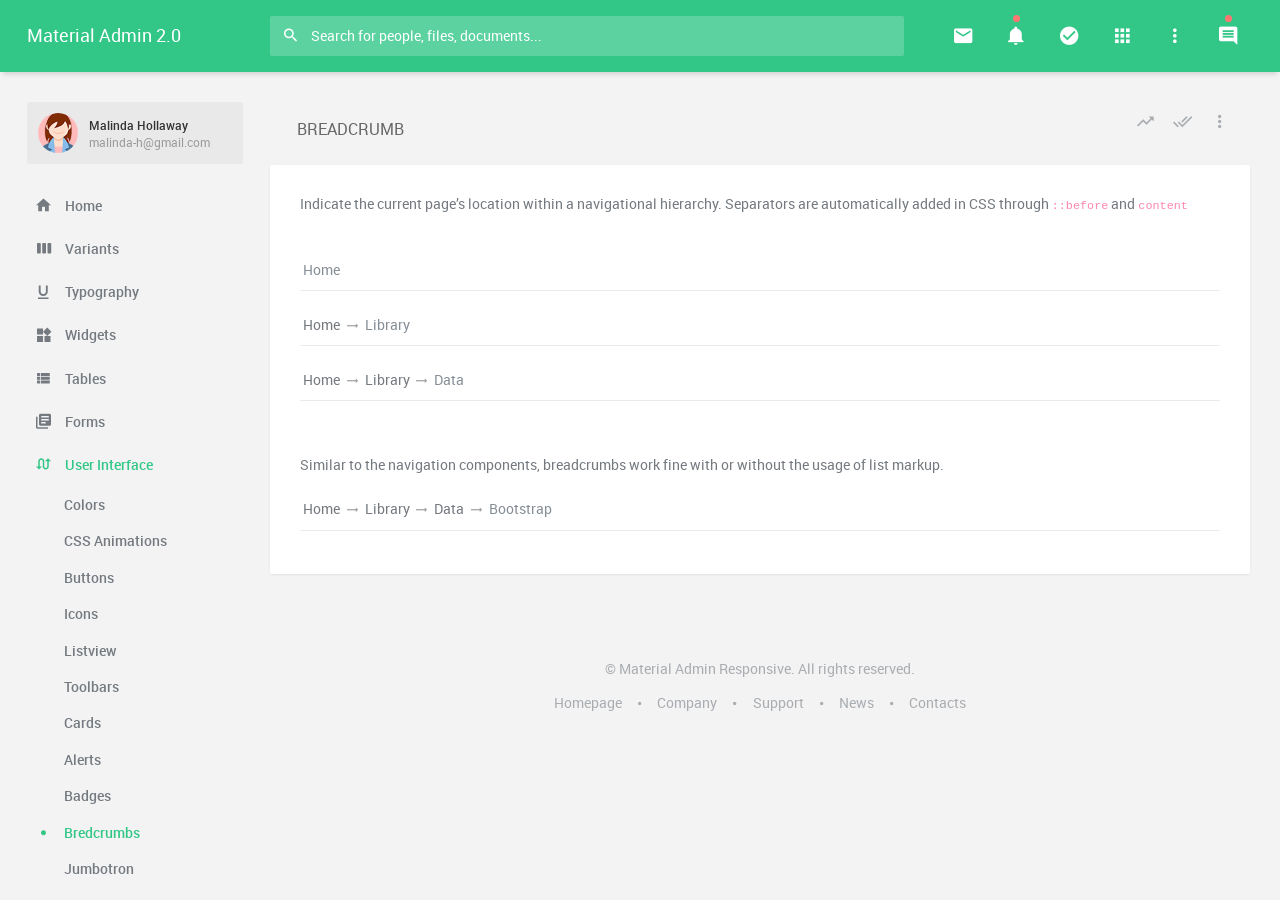
<file: TicketingSystemUI/wwwroot/breadcrumbs.html>
<!DOCTYPE html>
<html lang="en">
    <head>
        <meta charset="utf-8">
        <meta name="viewport" content="width=device-width, initial-scale=1, shrink-to-fit=no">

        <!-- Vendor styles -->
        <link rel="stylesheet" href="vendors/material-design-iconic-font/css/material-design-iconic-font.min.css">
        <link rel="stylesheet" href="vendors/animate.css/animate.min.css">
        <link rel="stylesheet" href="vendors/jquery-scrollbar/jquery.scrollbar.css">

        <!-- App styles -->
        <link rel="stylesheet" href="css/app.min.css">
    </head>

    <body data-ma-theme="green">
        <main class="main">
            <div class="page-loader">
                <div class="page-loader__spinner">
                    <svg viewBox="25 25 50 50">
                        <circle cx="50" cy="50" r="20" fill="none" stroke-width="2" stroke-miterlimit="10" />
                    </svg>
                </div>
            </div>

            <header class="header">
                <div class="navigation-trigger hidden-xl-up" data-ma-action="aside-open" data-ma-target=".sidebar">
                    <div class="navigation-trigger__inner">
                        <i class="navigation-trigger__line"></i>
                        <i class="navigation-trigger__line"></i>
                        <i class="navigation-trigger__line"></i>
                    </div>
                </div>

                <div class="header__logo hidden-sm-down">
                    <h1><a href="index.html">Material Admin 2.0</a></h1>
                </div>

                <form class="search">
                    <div class="search__inner">
                        <input type="text" class="search__text" placeholder="Search for people, files, documents...">
                        <i class="zmdi zmdi-search search__helper" data-ma-action="search-close"></i>
                    </div>
                </form>

                <ul class="top-nav">
                    <li class="hidden-xl-up"><a href="" data-ma-action="search-open"><i class="zmdi zmdi-search"></i></a></li>

                    <li class="dropdown">
                        <a href="" data-toggle="dropdown"><i class="zmdi zmdi-email"></i></a>
                        <div class="dropdown-menu dropdown-menu-right dropdown-menu--block">
                            <div class="listview listview--hover">
                                <div class="listview__header">
                                    Messages

                                    <div class="actions">
                                        <a href="messages.html" class="actions__item zmdi zmdi-plus"></a>
                                    </div>
                                </div>

                                <a href="" class="listview__item">
                                    <img src="demo/img/profile-pics/1.jpg" class="listview__img" alt="">

                                    <div class="listview__content">
                                        <div class="listview__heading">
                                            David Belle <small>12:01 PM</small>
                                        </div>
                                        <p>Cum sociis natoque penatibus et magnis dis parturient montes</p>
                                    </div>
                                </a>

                                <a href="" class="listview__item">
                                    <img src="demo/img/profile-pics/2.jpg" class="listview__img" alt="">

                                    <div class="listview__content">
                                        <div class="listview__heading">
                                            Jonathan Morris
                                            <small>02:45 PM</small>
                                        </div>
                                        <p>Nunc quis diam diamurabitur at dolor elementum, dictum turpis vel</p>
                                    </div>
                                </a>

                                <a href="" class="listview__item">
                                    <img src="demo/img/profile-pics/3.jpg" class="listview__img" alt="">

                                    <div class="listview__content">
                                        <div class="listview__heading">
                                            Fredric Mitchell Jr.
                                            <small>08:21 PM</small>
                                        </div>
                                        <p>Phasellus a ante et est ornare accumsan at vel magnauis blandit turpis at augue ultricies</p>
                                    </div>
                                </a>

                                <a href="" class="listview__item">
                                    <img src="demo/img/profile-pics/4.jpg" class="listview__img" alt="">

                                    <div class="listview__content">
                                        <div class="listview__heading">
                                            Glenn Jecobs
                                            <small>08:43 PM</small>
                                        </div>
                                        <p>Ut vitae lacus sem ellentesque maximus, nunc sit amet varius dignissim, dui est consectetur neque</p>
                                    </div>
                                </a>

                                <a href="" class="listview__item">
                                    <img src="demo/img/profile-pics/5.jpg" class="listview__img" alt="">

                                    <div class="listview__content">
                                        <div class="listview__heading">
                                            Bill Phillips
                                            <small>11:32 PM</small>
                                        </div>
                                        <p>Proin laoreet commodo eros id faucibus. Donec ligula quam, imperdiet vel ante placerat</p>
                                    </div>
                                </a>

                                <a href="" class="view-more">View all messages</a>
                            </div>
                        </div>
                    </li>

                    <li class="dropdown top-nav__notifications">
                        <a href="" data-toggle="dropdown" class="top-nav__notify">
                            <i class="zmdi zmdi-notifications"></i>
                        </a>
                        <div class="dropdown-menu dropdown-menu-right dropdown-menu--block">
                            <div class="listview listview--hover">
                                <div class="listview__header">
                                    Notifications

                                    <div class="actions">
                                        <a href="" class="actions__item zmdi zmdi-check-all" data-ma-action="notifications-clear"></a>
                                    </div>
                                </div>

                                <div class="listview__scroll scrollbar-inner">
                                    <a href="" class="listview__item">
                                        <img src="demo/img/profile-pics/1.jpg" class="listview__img" alt="">

                                        <div class="listview__content">
                                            <div class="listview__heading">David Belle</div>
                                            <p>Cum sociis natoque penatibus et magnis dis parturient montes</p>
                                        </div>
                                    </a>

                                    <a href="" class="listview__item">
                                        <img src="demo/img/profile-pics/2.jpg" class="listview__img" alt="">

                                        <div class="listview__content">
                                            <div class="listview__heading">Jonathan Morris</div>
                                            <p>Nunc quis diam diamurabitur at dolor elementum, dictum turpis vel</p>
                                        </div>
                                    </a>

                                    <a href="" class="listview__item">
                                        <img src="demo/img/profile-pics/3.jpg" class="listview__img" alt="">

                                        <div class="listview__content">
                                            <div class="listview__heading">Fredric Mitchell Jr.</div>
                                            <p>Phasellus a ante et est ornare accumsan at vel magnauis blandit turpis at augue ultricies</p>
                                        </div>
                                    </a>

                                    <a href="" class="listview__item">
                                        <img src="demo/img/profile-pics/4.jpg" class="listview__img" alt="">

                                        <div class="listview__content">
                                            <div class="listview__heading">Glenn Jecobs</div>
                                            <p>Ut vitae lacus sem ellentesque maximus, nunc sit amet varius dignissim, dui est consectetur neque</p>
                                        </div>
                                    </a>

                                    <a href="" class="listview__item">
                                        <img src="demo/img/profile-pics/5.jpg" class="listview__img" alt="">

                                        <div class="listview__content">
                                            <div class="listview__heading">Bill Phillips</div>
                                            <p>Proin laoreet commodo eros id faucibus. Donec ligula quam, imperdiet vel ante placerat</p>
                                        </div>
                                    </a>

                                    <a href="" class="listview__item">
                                        <img src="demo/img/profile-pics/1.jpg" class="listview__img" alt="">

                                        <div class="listview__content">
                                            <div class="listview__heading">David Belle</div>
                                            <p>Cum sociis natoque penatibus et magnis dis parturient montes</p>
                                        </div>
                                    </a>

                                    <a href="" class="listview__item">
                                        <img src="demo/img/profile-pics/2.jpg" class="listview__img" alt="">

                                        <div class="listview__content">
                                            <div class="listview__heading">Jonathan Morris</div>
                                            <p>Nunc quis diam diamurabitur at dolor elementum, dictum turpis vel</p>
                                        </div>
                                    </a>

                                    <a href="" class="listview__item">
                                        <img src="demo/img/profile-pics/3.jpg" class="listview__img" alt="">

                                        <div class="listview__content">
                                            <div class="listview__heading">Fredric Mitchell Jr.</div>
                                            <p>Phasellus a ante et est ornare accumsan at vel magnauis blandit turpis at augue ultricies</p>
                                        </div>
                                    </a>
                                </div>

                                <div class="p-1"></div>
                            </div>
                        </div>
                    </li>

                    <li class="dropdown hidden-xs-down">
                        <a href="" data-toggle="dropdown"><i class="zmdi zmdi-check-circle"></i></a>

                        <div class="dropdown-menu dropdown-menu-right dropdown-menu--block" role="menu">
                            <div class="listview listview--hover">
                                <div class="listview__header">Tasks</div>

                                <a href="" class="listview__item">
                                    <div class="listview__content">
                                        <div class="listview__heading mb-2">HTML5 Validation Report</div>

                                        <div class="progress">
                                            <div class="progress-bar" style="width: 75%" aria-valuenow="75" aria-valuemin="0" aria-valuemax="100"></div>
                                        </div>
                                    </div>
                                </a>

                                <a href="" class="listview__item">
                                    <div class="listview__content">
                                        <div class="listview__heading mb-2">Google Chrome Extension</div>

                                        <div class="progress">
                                            <div class="progress-bar bg-warning" style="width: 43%" aria-valuenow="43" aria-valuemin="0" aria-valuemax="100"></div>
                                        </div>
                                    </div>
                                </a>

                                <a href="" class="listview__item">
                                    <div class="listview__content">
                                        <div class="listview__heading mb-2">Social Intranet Projects</div>

                                        <div class="progress">
                                            <div class="progress-bar bg-success" style="width: 20%" aria-valuenow="20" aria-valuemin="0" aria-valuemax="100"></div>
                                        </div>
                                    </div>
                                </a>

                                <a href="" class="listview__item">
                                    <div class="listview__content">
                                        <div class="listview__heading mb-2">Bootstrap Admin Template</div>

                                        <div class="progress">
                                            <div class="progress-bar bg-info" style="width: 60%" aria-valuenow="60" aria-valuemin="0" aria-valuemax="100"></div>
                                        </div>
                                    </div>
                                </a>

                                <a href="" class="listview__item">
                                    <div class="listview__content">
                                        <div class="listview__heading mb-2">Youtube Client App</div>

                                        <div class="progress">
                                            <div class="progress-bar bg-danger" style="width: 80%" aria-valuenow="80" aria-valuemin="0" aria-valuemax="100"></div>
                                        </div>
                                    </div>
                                </a>

                                <a href="" class="view-more">View all tasks</a>
                            </div>
                        </div>
                    </li>

                    <li class="dropdown hidden-xs-down">
                        <a href="" data-toggle="dropdown"><i class="zmdi zmdi-apps"></i></a>

                        <div class="dropdown-menu dropdown-menu-right dropdown-menu--block" role="menu">
                            <div class="row app-shortcuts">
                                <a class="col-4 app-shortcuts__item" href="">
                                    <i class="zmdi zmdi-calendar"></i>
                                    <small class="">Calendar</small>
                                    <span class="app-shortcuts__helper bg-red"></span>
                                </a>
                                <a class="col-4 app-shortcuts__item" href="">
                                    <i class="zmdi zmdi-file-text"></i>
                                    <small class="">Files</small>
                                    <span class="app-shortcuts__helper bg-blue"></span>
                                </a>
                                <a class="col-4 app-shortcuts__item" href="">
                                    <i class="zmdi zmdi-email"></i>
                                    <small class="">Email</small>
                                    <span class="app-shortcuts__helper bg-teal"></span>
                                </a>
                                <a class="col-4 app-shortcuts__item" href="">
                                    <i class="zmdi zmdi-trending-up"></i>
                                    <small class="">Reports</small>
                                    <span class="app-shortcuts__helper bg-blue-grey"></span>
                                </a>
                                <a class="col-4 app-shortcuts__item" href="">
                                    <i class="zmdi zmdi-view-headline"></i>
                                    <small class="">News</small>
                                    <span class="app-shortcuts__helper bg-orange"></span>
                                </a>
                                <a class="col-4 app-shortcuts__item" href="">
                                    <i class="zmdi zmdi-image"></i>
                                    <small class="">Gallery</small>
                                    <span class="app-shortcuts__helper bg-light-green"></span>
                                </a>
                            </div>
                        </div>
                    </li>

                    <li class="dropdown hidden-xs-down">
                        <a href="" data-toggle="dropdown"><i class="zmdi zmdi-more-vert"></i></a>

                        <div class="dropdown-menu dropdown-menu-right">
                            <div class="dropdown-item theme-switch">
                                Theme Switch

                                <div class="btn-group btn-group-toggle btn-group--colors" data-toggle="buttons">
                                    <label class="btn bg-green active"><input type="radio" value="green" autocomplete="off" checked></label>
                                    <label class="btn bg-blue"><input type="radio" value="blue" autocomplete="off"></label>
                                    <label class="btn bg-red"><input type="radio" value="red" autocomplete="off"></label>
                                    <label class="btn bg-orange"><input type="radio" value="orange" autocomplete="off"></label>
                                    <label class="btn bg-teal"><input type="radio" value="teal" autocomplete="off"></label>

                                    <div class="clearfix mt-2"></div>

                                    <label class="btn bg-cyan"><input type="radio" value="cyan" autocomplete="off"></label>
                                    <label class="btn bg-blue-grey"><input type="radio" value="blue-grey" autocomplete="off"></label>
                                    <label class="btn bg-purple"><input type="radio" value="purple" autocomplete="off"></label>
                                    <label class="btn bg-indigo"><input type="radio" value="indigo" autocomplete="off"></label>
                                    <label class="btn bg-brown"><input type="radio" value="brown" autocomplete="off"></label>
                                </div>
                            </div>
                            <a href="" class="dropdown-item">Fullscreen</a>
                            <a href="" class="dropdown-item">Clear Local Storage</a>
                        </div>
                    </li>

                    <li class="hidden-xs-down">
                        <a href="" data-ma-action="aside-open" data-ma-target=".chat" class="top-nav__notify">
                            <i class="zmdi zmdi-comment-alt-text"></i>
                        </a>
                    </li>
                </ul>
            </header>

            <aside class="sidebar">
                <div class="scrollbar-inner">
                    <div class="user">
                        <div class="user__info" data-toggle="dropdown">
                            <img class="user__img" src="demo/img/profile-pics/8.jpg" alt="">
                            <div>
                                <div class="user__name">Malinda Hollaway</div>
                                <div class="user__email">malinda-h@gmail.com</div>
                            </div>
                        </div>

                        <div class="dropdown-menu">
                            <a class="dropdown-item" href="">View Profile</a>
                            <a class="dropdown-item" href="">Settings</a>
                            <a class="dropdown-item" href="">Logout</a>
                        </div>
                    </div>

                    <ul class="navigation">
                        <li><a href="index.html"><i class="zmdi zmdi-home"></i> Home</a></li>

                        <li class="navigation__sub">
                            <a href=""><i class="zmdi zmdi-view-week"></i> Variants</a>

                            <ul>
                                <li><a href="hidden-sidebar.html">Hidden Sidebar</a></li>
                                <li><a href="boxed-layout.html">Boxed Layout</a></li>
                                <li><a href="hidden-sidebar-boxed-layout.html">Boxed Layout with Hidden Sidebar</a></li>
                                <li><a href="top-navigation.html">Top Navigation</a></li>
                            </ul>
                        </li>

                        <li><a href="typography.html"><i class="zmdi zmdi-format-underlined"></i> Typography</a></li>

                        <li><a href="widgets.html"><i class="zmdi zmdi-widgets"></i> Widgets</a></li>

                        <li class="navigation__sub">
                            <a href=""><i class="zmdi zmdi-view-list"></i> Tables</a>

                            <ul>
                                <li><a href="html-table.html">HTML Table</a></li>
                                <li><a href="data-table.html">Data Table</a></li>
                            </ul>
                        </li>

                        <li class="navigation__sub">
                            <a href=""><i class="zmdi zmdi-collection-text"></i> Forms</a>

                            <ul>
                                <li><a href="form-elements.html">Basic Form Elements</a></li>
                                <li><a href="form-components.html">Form Components</a></li>
                                <li><a href="form-layouts.html">Form Layouts</a></li>
                                <li><a href="form-validation.html">Form Validation</a></li>
                            </ul>
                        </li>

                        <li class="navigation__sub navigation__sub--active navigation__sub--toggled">
                            <a href=""><i class="zmdi zmdi-swap-alt"></i> User Interface</a>

                            <ul>
                                <li><a href="colors.html">Colors</a></li>
                                <li><a href="css-animations.html">CSS Animations</a></li>
                                <li><a href="buttons.html">Buttons</a></li>
                                <li><a href="icons.html">Icons</a></li>
                                <li><a href="listview.html">Listview</a></li>
                                <li><a href="toolbars.html">Toolbars</a></li>
                                <li><a href="cards.html">Cards</a></li>
                                <li><a href="alerts.html">Alerts</a></li>
                                <li><a href="badges.html">Badges</a></li>
                                <li class="navigation__active"><a href="breadcrumbs.html">Bredcrumbs</a></li>
                                <li><a href="jumbotron.html">Jumbotron</a></li>
                                <li><a href="navs.html">Navs</a></li>
                                <li><a href="pagination.html">Pagination</a></li>
                                <li><a href="progress.html">Progress</a></li>
                            </ul>
                        </li>

                        <li class="navigation__sub">
                            <a href=""><i class="zmdi zmdi-group-work"></i> Javascript Components</a>

                            <ul class="navigation__sub">
                                <li><a href="carousel.html">Carousel</a></li>
                                <li><a href="collapse.html">Collapse</a></li>
                                <li><a href="dropdowns.html">Dropdowns</a></li>
                                <li><a href="modals.html">Modals</a></li>
                                <li><a href="popover.html">Popover</a></li>
                                <li><a href="tabs.html">Tabs</a></li>
                                <li><a href="tooltips.html">Tooltips</a></li>
                                <li><a href="notifications-alerts.html">Notifications & Alerts</a></li>
                                <li><a href="tree-view.html">Tree View</a></li>
                            </ul>
                        </li>

                        <li class="navigation__sub">
                            <a href=""><i class="zmdi zmdi-trending-up"></i> Charts</a>

                            <ul>
                                <li><a href="flot-charts.html">Flot</a></li>
                                <li><a href="other-charts.html">Other Charts</a></li>
                            </ul>
                        </li>

                        <li><a href="calendar.html"><i class="zmdi zmdi-calendar"></i> Calendar</a></li>

                        <li><a href="photo-gallery.html"><i class="zmdi zmdi-image"></i> Photo Gallery</a></li>

                        <li class="navigation__sub">
                            <a href=""><i class="zmdi zmdi-collection-item"></i> Sample Pages</a>

                            <ul>
                                <li><a href="profile-about.html">Profile</a></li>
                                <li><a href="messages.html">Messages</a></li>
                                <li><a href="contacts.html">Contacts</a></li>
                                <li><a href="new-contact.html">New Contact</a></li>
                                <li><a href="groups.html">Groups</a></li>
                                <li><a href="pricing-tables.html">Pricing Tables</a></li>
                                <li><a href="invoice.html">Invoice</a></li>
                                <li><a href="todo-lists.html">Todo Lists</a></li>
                                <li><a href="notes.html">Notes</a></li>
                                <li><a href="search-results.html">Search Results</a></li>
                                <li><a href="issue-tracker.html">Issue Tracker</a></li>
                                <li><a href="faq.html">FAQ</a></li>
                                <li><a href="team.html">Team</a></li>
                                <li><a href="blog.html">Blog</a></li>
                                <li><a href="blog-details.html">Blog Details</a></li>
                                <li><a href="questions-answers.html">Questions & Answers</a></li>
                                <li><a href="questions-answers-details.html">Questions & Answers Details</a></li>
                                <li><a href="login.html">Login & SignUp</a></li>
                                <li><a href="lockscreen.html">Lockscreen</a></li>
                                <li><a href="404.html">404</a></li>
                                <li><a href="empty.html">Empty Page</a></li>
                            </ul>
                        </li>
                    </ul>
                </div>
            </aside>

            <aside class="chat">
                <div class="chat__header">
                    <h2 class="chat__title">Chat <small>Currently 20 contacts online</small></h2>

                    <div class="chat__search">
                        <div class="form-group">
                            <input type="text" class="form-control" placeholder="Search...">
                            <i class="form-group__bar"></i>
                        </div>
                    </div>
                </div>

                <div class="scrollbar-inner">
                    <div class="listview listview--hover chat__buddies">
                        <a class="listview__item chat__available">
                            <img src="demo/img/profile-pics/7.jpg" class="listview__img" alt="">

                            <div class="listview__content">
                                <div class="listview__heading">Jeannette Lawson</div>
                                <p>hey, how are you doing.</p>
                            </div>
                        </a>

                        <a class="listview__item chat__available">
                            <img src="demo/img/profile-pics/5.jpg" class="listview__img" alt="">

                            <div class="listview__content">
                                <div class="listview__heading">Jeannette Lawson</div>
                                <p>hmm...</p>
                            </div>
                        </a>

                        <a class="listview__item chat__away">
                            <img src="demo/img/profile-pics/3.jpg" class="listview__img" alt="">

                            <div class="listview__content">
                                <div class="listview__heading">Jeannette Lawson</div>
                                <p>all good</p>
                            </div>
                        </a>

                        <a class="listview__item">
                            <img src="demo/img/profile-pics/8.jpg" class="listview__img" alt="">

                            <div class="listview__content">
                                <div class="listview__heading">Jeannette Lawson</div>
                                <p>morbi leo risus portaac consectetur vestibulum at eros.</p>
                            </div>
                        </a>

                        <a class="listview__item">
                            <img src="demo/img/profile-pics/6.jpg" class="listview__img" alt="">

                            <div class="listview__content">
                                <div class="listview__heading">Jeannette Lawson</div>
                                <p>fusce dapibus</p>
                            </div>
                        </a>

                        <a class="listview__item chat__busy">
                            <img src="demo/img/profile-pics/9.jpg" class="listview__img" alt="">

                            <div class="listview__content">
                                <div class="listview__heading">Jeannette Lawson</div>
                                <p>cras mattis consectetur purus sit amet fermentum.</p>
                            </div>
                        </a>
                    </div>
                </div>

                <a href="messages.html" class="btn btn--action btn-danger"><i class="zmdi zmdi-plus"></i></a>
            </aside>

            <section class="content">
                <div class="content__inner">
                    <header class="content__title">
                        <h1>Breadcrumb</h1>

                        <div class="actions">
                        <a href="" class="actions__item zmdi zmdi-trending-up"></a>
                        <a href="" class="actions__item zmdi zmdi-check-all"></a>

                        <div class="dropdown actions__item">
                            <i data-toggle="dropdown" class="zmdi zmdi-more-vert"></i>
                            <div class="dropdown-menu dropdown-menu-right">
                                <a href="" class="dropdown-item">Refresh</a>
                                <a href="" class="dropdown-item">Manage Widgets</a>
                                <a href="" class="dropdown-item">Settings</a>
                            </div>
                        </div>
                    </div>

                    </header>

                    <div class="card">
                        <div class="card-body">
                            <p>Indicate the current page’s location within a navigational hierarchy. Separators are automatically added in CSS through <code>::before</code> and <code>content</code></p>

                            <br>

                            <ol class="breadcrumb">
                                <li class="breadcrumb-item active">Home</li>
                            </ol>

                            <ol class="breadcrumb">
                                <li class="breadcrumb-item"><a href="#">Home</a></li>
                                <li class="breadcrumb-item active">Library</li>
                            </ol>

                            <ol class="breadcrumb">
                                <li class="breadcrumb-item"><a href="#">Home</a></li>
                                <li class="breadcrumb-item"><a href="#">Library</a></li>
                                <li class="breadcrumb-item active">Data</li>
                            </ol>

                            <br>
                            <br>

                            <p>Similar to the navigation components, breadcrumbs work fine with or without the usage of list markup.</p>

                            <nav class="breadcrumb">
                                <a class="breadcrumb-item" href="#">Home</a>
                                <a class="breadcrumb-item" href="#">Library</a>
                                <a class="breadcrumb-item" href="#">Data</a>
                                <span class="breadcrumb-item active">Bootstrap</span>
                            </nav>
                        </div>
                    </div>
                </div>

                <footer class="footer hidden-xs-down">
                    <p>© Material Admin Responsive. All rights reserved.</p>

                    <ul class="nav footer__nav">
                        <a class="nav-link" href="">Homepage</a>

                        <a class="nav-link" href="">Company</a>

                        <a class="nav-link" href="">Support</a>

                        <a class="nav-link" href="">News</a>

                        <a class="nav-link" href="">Contacts</a>
                    </ul>
                </footer>
            </section>
        </main>

        <!-- Older IE warning message -->
            <!--[if IE]>
                <div class="ie-warning">
                    <h1>Warning!!</h1>
                    <p>You are using an outdated version of Internet Explorer, please upgrade to any of the following web browsers to access this website.</p>

                    <div class="ie-warning__downloads">
                        <a href="http://www.google.com/chrome">
                            <img src="img/browsers/chrome.png" alt="">
                        </a>

                        <a href="https://www.mozilla.org/en-US/firefox/new">
                            <img src="img/browsers/firefox.png" alt="">
                        </a>

                        <a href="http://www.opera.com">
                            <img src="img/browsers/opera.png" alt="">
                        </a>

                        <a href="https://support.apple.com/downloads/safari">
                            <img src="img/browsers/safari.png" alt="">
                        </a>

                        <a href="https://www.microsoft.com/en-us/windows/microsoft-edge">
                            <img src="img/browsers/edge.png" alt="">
                        </a>

                        <a href="http://windows.microsoft.com/en-us/internet-explorer/download-ie">
                            <img src="img/browsers/ie.png" alt="">
                        </a>
                    </div>
                    <p>Sorry for the inconvenience!</p>
                </div>
            <![endif]-->

        <!-- Javascript -->
        <!-- Vendors -->
        <script src="vendors/jquery/jquery.min.js"></script>
        <script src="vendors/popper.js/popper.min.js"></script>
        <script src="vendors/bootstrap/js/bootstrap.min.js"></script>
        <script src="vendors/jquery-scrollbar/jquery.scrollbar.min.js"></script>
        <script src="vendors/jquery-scrollLock/jquery-scrollLock.min.js"></script>

        <!-- App functions and actions -->
        <script src="js/app.min.js"></script>
    </body>
</html>
</file>
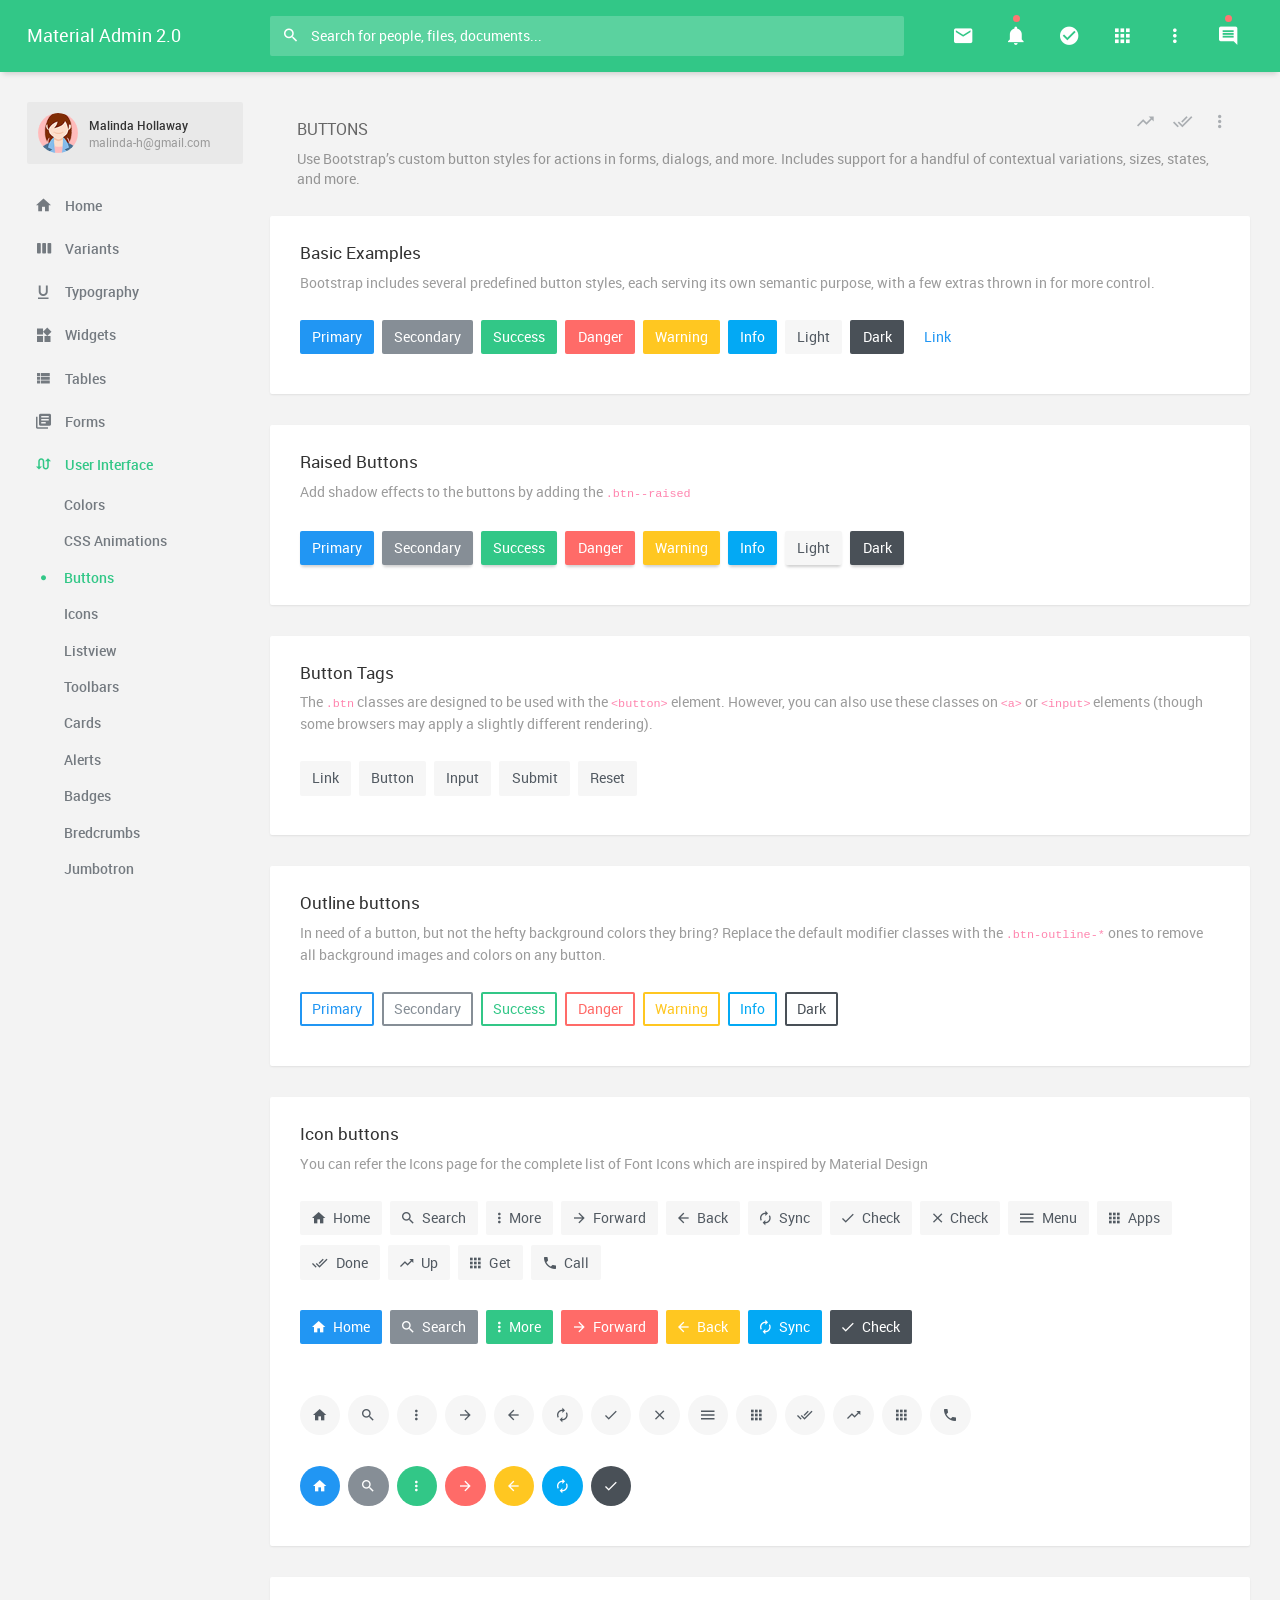
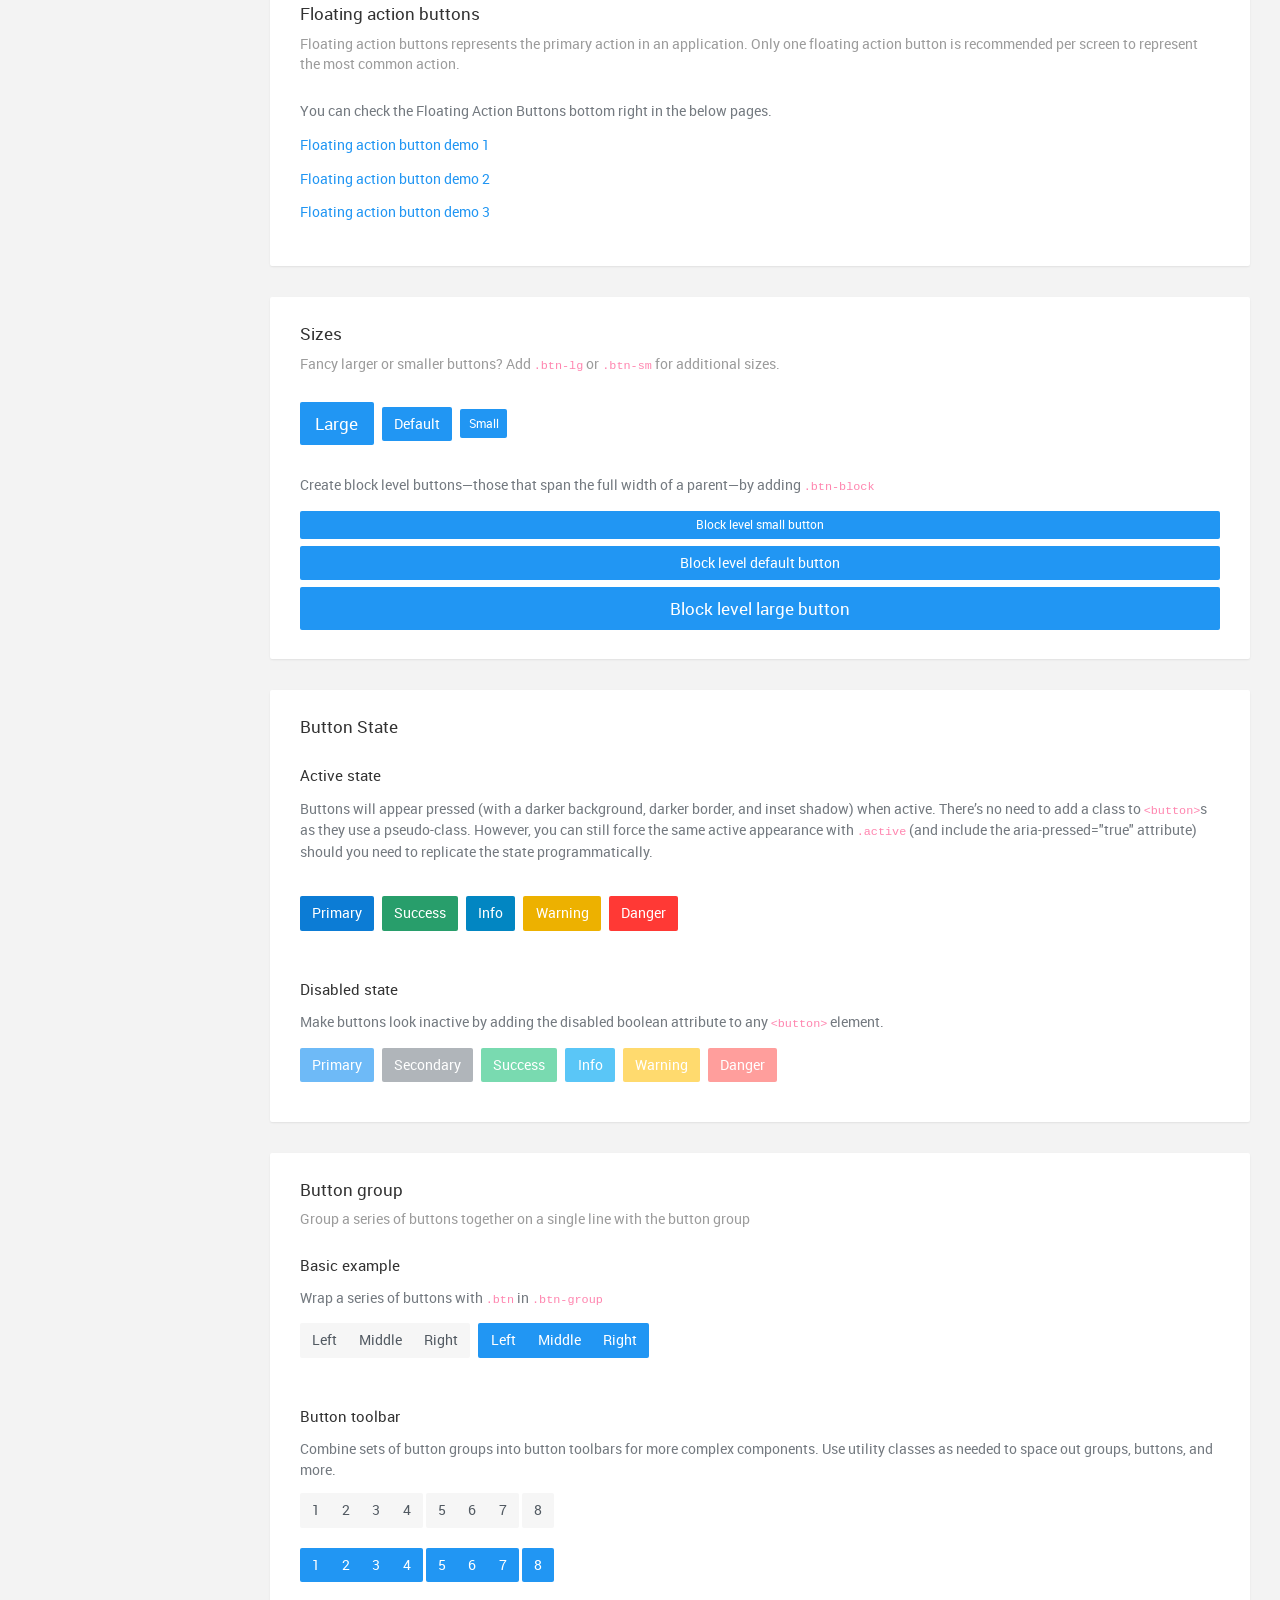
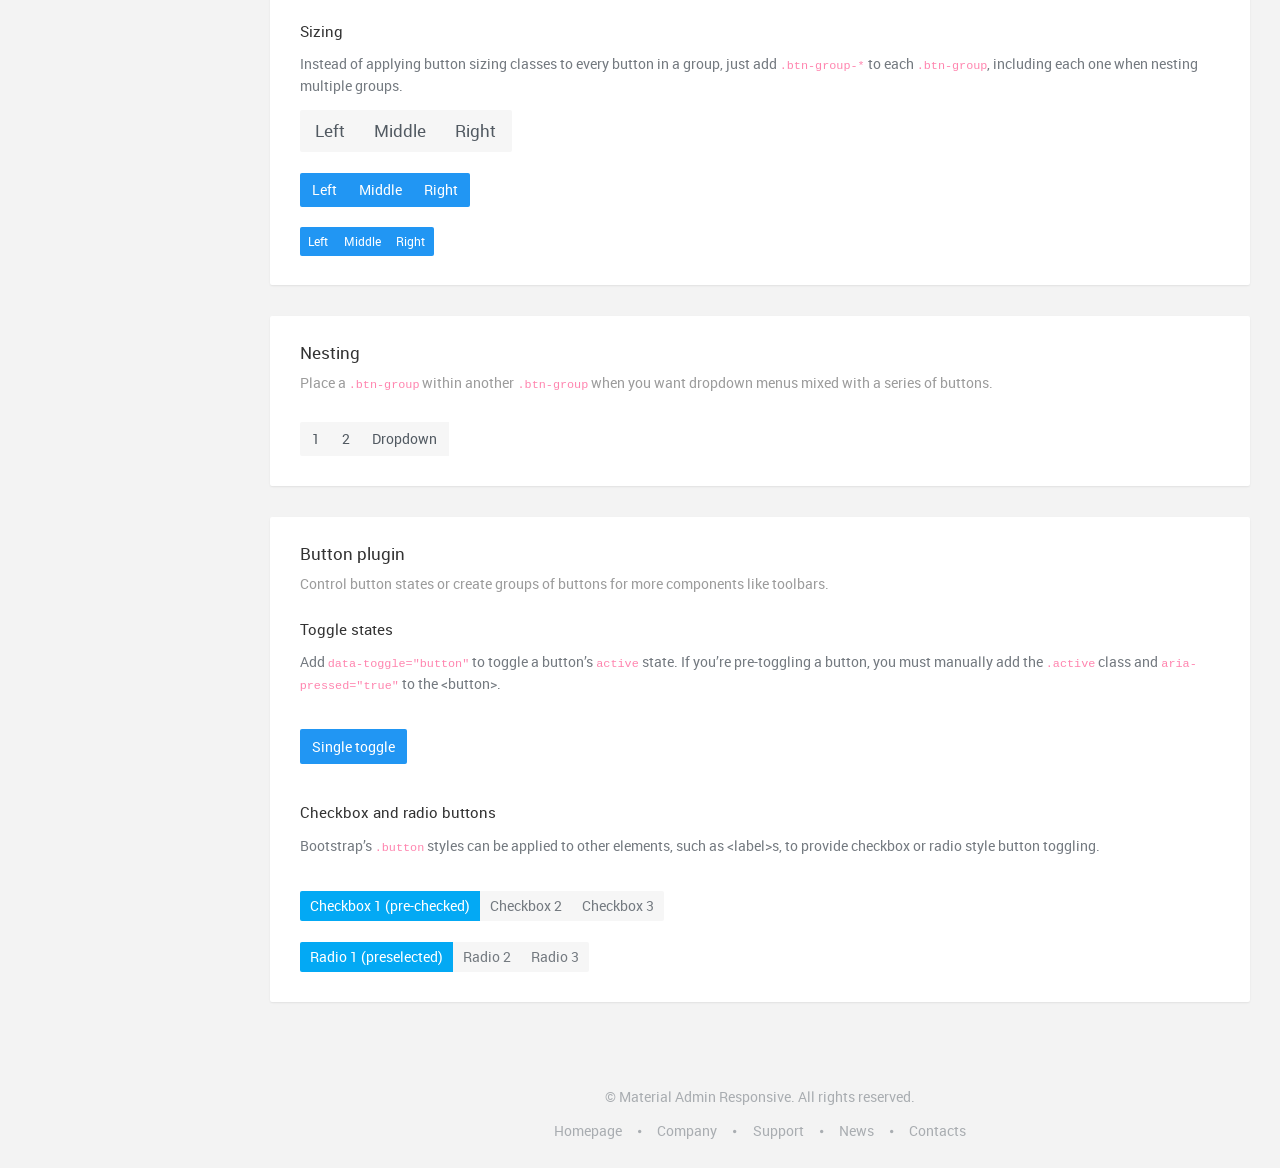
<file: TicketingSystemUI/wwwroot/buttons.html>
<!DOCTYPE html>
<html lang="en">
    <head>
        <meta charset="utf-8">
        <meta name="viewport" content="width=device-width, initial-scale=1, shrink-to-fit=no">

        <!-- Vendor styles -->
        <link rel="stylesheet" href="vendors/material-design-iconic-font/css/material-design-iconic-font.min.css">
        <link rel="stylesheet" href="vendors/animate.css/animate.min.css">
        <link rel="stylesheet" href="vendors/jquery-scrollbar/jquery.scrollbar.css">

        <!-- App styles -->
        <link rel="stylesheet" href="css/app.min.css">

        <!-- Demo -->
        <link rel="stylesheet" href="demo/css/demo.css">
    </head>

    <body data-ma-theme="green">
        <main class="main">
            <div class="page-loader">
                <div class="page-loader__spinner">
                    <svg viewBox="25 25 50 50">
                        <circle cx="50" cy="50" r="20" fill="none" stroke-width="2" stroke-miterlimit="10" />
                    </svg>
                </div>
            </div>

            <header class="header">
                <div class="navigation-trigger hidden-xl-up" data-ma-action="aside-open" data-ma-target=".sidebar">
                    <div class="navigation-trigger__inner">
                        <i class="navigation-trigger__line"></i>
                        <i class="navigation-trigger__line"></i>
                        <i class="navigation-trigger__line"></i>
                    </div>
                </div>

                <div class="header__logo hidden-sm-down">
                    <h1><a href="index.html">Material Admin 2.0</a></h1>
                </div>

                <form class="search">
                    <div class="search__inner">
                        <input type="text" class="search__text" placeholder="Search for people, files, documents...">
                        <i class="zmdi zmdi-search search__helper" data-ma-action="search-close"></i>
                    </div>
                </form>

                <ul class="top-nav">
                    <li class="hidden-xl-up"><a href="" data-ma-action="search-open"><i class="zmdi zmdi-search"></i></a></li>

                    <li class="dropdown">
                        <a href="" data-toggle="dropdown"><i class="zmdi zmdi-email"></i></a>
                        <div class="dropdown-menu dropdown-menu-right dropdown-menu--block">
                            <div class="listview listview--hover">
                                <div class="listview__header">
                                    Messages

                                    <div class="actions">
                                        <a href="messages.html" class="actions__item zmdi zmdi-plus"></a>
                                    </div>
                                </div>

                                <a href="" class="listview__item">
                                    <img src="demo/img/profile-pics/1.jpg" class="listview__img" alt="">

                                    <div class="listview__content">
                                        <div class="listview__heading">
                                            David Belle <small>12:01 PM</small>
                                        </div>
                                        <p>Cum sociis natoque penatibus et magnis dis parturient montes</p>
                                    </div>
                                </a>

                                <a href="" class="listview__item">
                                    <img src="demo/img/profile-pics/2.jpg" class="listview__img" alt="">

                                    <div class="listview__content">
                                        <div class="listview__heading">
                                            Jonathan Morris
                                            <small>02:45 PM</small>
                                        </div>
                                        <p>Nunc quis diam diamurabitur at dolor elementum, dictum turpis vel</p>
                                    </div>
                                </a>

                                <a href="" class="listview__item">
                                    <img src="demo/img/profile-pics/3.jpg" class="listview__img" alt="">

                                    <div class="listview__content">
                                        <div class="listview__heading">
                                            Fredric Mitchell Jr.
                                            <small>08:21 PM</small>
                                        </div>
                                        <p>Phasellus a ante et est ornare accumsan at vel magnauis blandit turpis at augue ultricies</p>
                                    </div>
                                </a>

                                <a href="" class="listview__item">
                                    <img src="demo/img/profile-pics/4.jpg" class="listview__img" alt="">

                                    <div class="listview__content">
                                        <div class="listview__heading">
                                            Glenn Jecobs
                                            <small>08:43 PM</small>
                                        </div>
                                        <p>Ut vitae lacus sem ellentesque maximus, nunc sit amet varius dignissim, dui est consectetur neque</p>
                                    </div>
                                </a>

                                <a href="" class="listview__item">
                                    <img src="demo/img/profile-pics/5.jpg" class="listview__img" alt="">

                                    <div class="listview__content">
                                        <div class="listview__heading">
                                            Bill Phillips
                                            <small>11:32 PM</small>
                                        </div>
                                        <p>Proin laoreet commodo eros id faucibus. Donec ligula quam, imperdiet vel ante placerat</p>
                                    </div>
                                </a>

                                <a href="" class="view-more">View all messages</a>
                            </div>
                        </div>
                    </li>

                    <li class="dropdown top-nav__notifications">
                        <a href="" data-toggle="dropdown" class="top-nav__notify">
                            <i class="zmdi zmdi-notifications"></i>
                        </a>
                        <div class="dropdown-menu dropdown-menu-right dropdown-menu--block">
                            <div class="listview listview--hover">
                                <div class="listview__header">
                                    Notifications

                                    <div class="actions">
                                        <a href="" class="actions__item zmdi zmdi-check-all" data-ma-action="notifications-clear"></a>
                                    </div>
                                </div>

                                <div class="listview__scroll scrollbar-inner">
                                    <a href="" class="listview__item">
                                        <img src="demo/img/profile-pics/1.jpg" class="listview__img" alt="">

                                        <div class="listview__content">
                                            <div class="listview__heading">David Belle</div>
                                            <p>Cum sociis natoque penatibus et magnis dis parturient montes</p>
                                        </div>
                                    </a>

                                    <a href="" class="listview__item">
                                        <img src="demo/img/profile-pics/2.jpg" class="listview__img" alt="">

                                        <div class="listview__content">
                                            <div class="listview__heading">Jonathan Morris</div>
                                            <p>Nunc quis diam diamurabitur at dolor elementum, dictum turpis vel</p>
                                        </div>
                                    </a>

                                    <a href="" class="listview__item">
                                        <img src="demo/img/profile-pics/3.jpg" class="listview__img" alt="">

                                        <div class="listview__content">
                                            <div class="listview__heading">Fredric Mitchell Jr.</div>
                                            <p>Phasellus a ante et est ornare accumsan at vel magnauis blandit turpis at augue ultricies</p>
                                        </div>
                                    </a>

                                    <a href="" class="listview__item">
                                        <img src="demo/img/profile-pics/4.jpg" class="listview__img" alt="">

                                        <div class="listview__content">
                                            <div class="listview__heading">Glenn Jecobs</div>
                                            <p>Ut vitae lacus sem ellentesque maximus, nunc sit amet varius dignissim, dui est consectetur neque</p>
                                        </div>
                                    </a>

                                    <a href="" class="listview__item">
                                        <img src="demo/img/profile-pics/5.jpg" class="listview__img" alt="">

                                        <div class="listview__content">
                                            <div class="listview__heading">Bill Phillips</div>
                                            <p>Proin laoreet commodo eros id faucibus. Donec ligula quam, imperdiet vel ante placerat</p>
                                        </div>
                                    </a>

                                    <a href="" class="listview__item">
                                        <img src="demo/img/profile-pics/1.jpg" class="listview__img" alt="">

                                        <div class="listview__content">
                                            <div class="listview__heading">David Belle</div>
                                            <p>Cum sociis natoque penatibus et magnis dis parturient montes</p>
                                        </div>
                                    </a>

                                    <a href="" class="listview__item">
                                        <img src="demo/img/profile-pics/2.jpg" class="listview__img" alt="">

                                        <div class="listview__content">
                                            <div class="listview__heading">Jonathan Morris</div>
                                            <p>Nunc quis diam diamurabitur at dolor elementum, dictum turpis vel</p>
                                        </div>
                                    </a>

                                    <a href="" class="listview__item">
                                        <img src="demo/img/profile-pics/3.jpg" class="listview__img" alt="">

                                        <div class="listview__content">
                                            <div class="listview__heading">Fredric Mitchell Jr.</div>
                                            <p>Phasellus a ante et est ornare accumsan at vel magnauis blandit turpis at augue ultricies</p>
                                        </div>
                                    </a>
                                </div>

                                <div class="p-1"></div>
                            </div>
                        </div>
                    </li>

                    <li class="dropdown hidden-xs-down">
                        <a href="" data-toggle="dropdown"><i class="zmdi zmdi-check-circle"></i></a>

                        <div class="dropdown-menu dropdown-menu-right dropdown-menu--block" role="menu">
                            <div class="listview listview--hover">
                                <div class="listview__header">Tasks</div>

                                <a href="" class="listview__item">
                                    <div class="listview__content">
                                        <div class="listview__heading mb-2">HTML5 Validation Report</div>

                                        <div class="progress">
                                            <div class="progress-bar" style="width: 75%" aria-valuenow="75" aria-valuemin="0" aria-valuemax="100"></div>
                                        </div>
                                    </div>
                                </a>

                                <a href="" class="listview__item">
                                    <div class="listview__content">
                                        <div class="listview__heading mb-2">Google Chrome Extension</div>

                                        <div class="progress">
                                            <div class="progress-bar bg-warning" style="width: 43%" aria-valuenow="43" aria-valuemin="0" aria-valuemax="100"></div>
                                        </div>
                                    </div>
                                </a>

                                <a href="" class="listview__item">
                                    <div class="listview__content">
                                        <div class="listview__heading mb-2">Social Intranet Projects</div>

                                        <div class="progress">
                                            <div class="progress-bar bg-success" style="width: 20%" aria-valuenow="20" aria-valuemin="0" aria-valuemax="100"></div>
                                        </div>
                                    </div>
                                </a>

                                <a href="" class="listview__item">
                                    <div class="listview__content">
                                        <div class="listview__heading mb-2">Bootstrap Admin Template</div>

                                        <div class="progress">
                                            <div class="progress-bar bg-info" style="width: 60%" aria-valuenow="60" aria-valuemin="0" aria-valuemax="100"></div>
                                        </div>
                                    </div>
                                </a>

                                <a href="" class="listview__item">
                                    <div class="listview__content">
                                        <div class="listview__heading mb-2">Youtube Client App</div>

                                        <div class="progress">
                                            <div class="progress-bar bg-danger" style="width: 80%" aria-valuenow="80" aria-valuemin="0" aria-valuemax="100"></div>
                                        </div>
                                    </div>
                                </a>

                                <a href="" class="view-more">View all tasks</a>
                            </div>
                        </div>
                    </li>

                    <li class="dropdown hidden-xs-down">
                        <a href="" data-toggle="dropdown"><i class="zmdi zmdi-apps"></i></a>

                        <div class="dropdown-menu dropdown-menu-right dropdown-menu--block" role="menu">
                            <div class="row app-shortcuts">
                                <a class="col-4 app-shortcuts__item" href="">
                                    <i class="zmdi zmdi-calendar"></i>
                                    <small class="">Calendar</small>
                                    <span class="app-shortcuts__helper bg-red"></span>
                                </a>
                                <a class="col-4 app-shortcuts__item" href="">
                                    <i class="zmdi zmdi-file-text"></i>
                                    <small class="">Files</small>
                                    <span class="app-shortcuts__helper bg-blue"></span>
                                </a>
                                <a class="col-4 app-shortcuts__item" href="">
                                    <i class="zmdi zmdi-email"></i>
                                    <small class="">Email</small>
                                    <span class="app-shortcuts__helper bg-teal"></span>
                                </a>
                                <a class="col-4 app-shortcuts__item" href="">
                                    <i class="zmdi zmdi-trending-up"></i>
                                    <small class="">Reports</small>
                                    <span class="app-shortcuts__helper bg-blue-grey"></span>
                                </a>
                                <a class="col-4 app-shortcuts__item" href="">
                                    <i class="zmdi zmdi-view-headline"></i>
                                    <small class="">News</small>
                                    <span class="app-shortcuts__helper bg-orange"></span>
                                </a>
                                <a class="col-4 app-shortcuts__item" href="">
                                    <i class="zmdi zmdi-image"></i>
                                    <small class="">Gallery</small>
                                    <span class="app-shortcuts__helper bg-light-green"></span>
                                </a>
                            </div>
                        </div>
                    </li>

                    <li class="dropdown hidden-xs-down">
                        <a href="" data-toggle="dropdown"><i class="zmdi zmdi-more-vert"></i></a>

                        <div class="dropdown-menu dropdown-menu-right">
                            <div class="dropdown-item theme-switch">
                                Theme Switch

                                <div class="btn-group btn-group-toggle btn-group--colors" data-toggle="buttons">
                                    <label class="btn bg-green active"><input type="radio" value="green" autocomplete="off" checked></label>
                                    <label class="btn bg-blue"><input type="radio" value="blue" autocomplete="off"></label>
                                    <label class="btn bg-red"><input type="radio" value="red" autocomplete="off"></label>
                                    <label class="btn bg-orange"><input type="radio" value="orange" autocomplete="off"></label>
                                    <label class="btn bg-teal"><input type="radio" value="teal" autocomplete="off"></label>

                                    <div class="clearfix mt-2"></div>

                                    <label class="btn bg-cyan"><input type="radio" value="cyan" autocomplete="off"></label>
                                    <label class="btn bg-blue-grey"><input type="radio" value="blue-grey" autocomplete="off"></label>
                                    <label class="btn bg-purple"><input type="radio" value="purple" autocomplete="off"></label>
                                    <label class="btn bg-indigo"><input type="radio" value="indigo" autocomplete="off"></label>
                                    <label class="btn bg-brown"><input type="radio" value="brown" autocomplete="off"></label>
                                </div>
                            </div>
                            <a href="" class="dropdown-item">Fullscreen</a>
                            <a href="" class="dropdown-item">Clear Local Storage</a>
                        </div>
                    </li>

                    <li class="hidden-xs-down">
                        <a href="" data-ma-action="aside-open" data-ma-target=".chat" class="top-nav__notify">
                            <i class="zmdi zmdi-comment-alt-text"></i>
                        </a>
                    </li>
                </ul>
            </header>

            <aside class="sidebar">
                <div class="scrollbar-inner">
                    <div class="user">
                        <div class="user__info" data-toggle="dropdown">
                            <img class="user__img" src="demo/img/profile-pics/8.jpg" alt="">
                            <div>
                                <div class="user__name">Malinda Hollaway</div>
                                <div class="user__email">malinda-h@gmail.com</div>
                            </div>
                        </div>

                        <div class="dropdown-menu">
                            <a class="dropdown-item" href="">View Profile</a>
                            <a class="dropdown-item" href="">Settings</a>
                            <a class="dropdown-item" href="">Logout</a>
                        </div>
                    </div>

                    <ul class="navigation">
                        <li><a href="index.html"><i class="zmdi zmdi-home"></i> Home</a></li>

                        <li class="navigation__sub">
                            <a href=""><i class="zmdi zmdi-view-week"></i> Variants</a>

                            <ul>
                                <li><a href="hidden-sidebar.html">Hidden Sidebar</a></li>
                                <li><a href="boxed-layout.html">Boxed Layout</a></li>
                                <li><a href="hidden-sidebar-boxed-layout.html">Boxed Layout with Hidden Sidebar</a></li>
                                <li><a href="top-navigation.html">Top Navigation</a></li>
                            </ul>
                        </li>

                        <li><a href="typography.html"><i class="zmdi zmdi-format-underlined"></i> Typography</a></li>

                        <li><a href="widgets.html"><i class="zmdi zmdi-widgets"></i> Widgets</a></li>

                        <li class="navigation__sub">
                            <a href=""><i class="zmdi zmdi-view-list"></i> Tables</a>

                            <ul>
                                <li><a href="html-table.html">HTML Table</a></li>
                                <li><a href="data-table.html">Data Table</a></li>
                            </ul>
                        </li>

                        <li class="navigation__sub">
                            <a href=""><i class="zmdi zmdi-collection-text"></i> Forms</a>

                            <ul>
                                <li><a href="form-elements.html">Basic Form Elements</a></li>
                                <li><a href="form-components.html">Form Components</a></li>
                                <li><a href="form-layouts.html">Form Layouts</a></li>
                                <li><a href="form-validation.html">Form Validation</a></li>
                            </ul>
                        </li>

                        <li class="navigation__sub navigation__sub--active navigation__sub--toggled">
                            <a href=""><i class="zmdi zmdi-swap-alt"></i> User Interface</a>

                            <ul>
                                <li><a href="colors.html">Colors</a></li>
                                <li><a href="css-animations.html">CSS Animations</a></li>
                                <li class="navigation__active"><a href="buttons.html">Buttons</a></li>
                                <li><a href="icons.html">Icons</a></li>
                                <li><a href="listview.html">Listview</a></li>
                                <li><a href="toolbars.html">Toolbars</a></li>
                                <li><a href="cards.html">Cards</a></li>
                                <li><a href="alerts.html">Alerts</a></li>
                                <li><a href="badges.html">Badges</a></li>
                                <li><a href="breadcrumbs.html">Bredcrumbs</a></li>
                                <li><a href="jumbotron.html">Jumbotron</a></li>
                                <li><a href="navs.html">Navs</a></li>
                                <li><a href="pagination.html">Pagination</a></li>
                                <li><a href="progress.html">Progress</a></li>
                            </ul>
                        </li>

                        <li class="navigation__sub">
                            <a href=""><i class="zmdi zmdi-group-work"></i> Javascript Components</a>

                            <ul class="navigation__sub">
                                <li><a href="carousel.html">Carousel</a></li>
                                <li><a href="collapse.html">Collapse</a></li>
                                <li><a href="dropdowns.html">Dropdowns</a></li>
                                <li><a href="modals.html">Modals</a></li>
                                <li><a href="popover.html">Popover</a></li>
                                <li><a href="tabs.html">Tabs</a></li>
                                <li><a href="tooltips.html">Tooltips</a></li>
                                <li><a href="notifications-alerts.html">Notifications & Alerts</a></li>
                                <li><a href="tree-view.html">Tree View</a></li>
                            </ul>
                        </li>

                        <li class="navigation__sub">
                            <a href=""><i class="zmdi zmdi-trending-up"></i> Charts</a>

                            <ul>
                                <li><a href="flot-charts.html">Flot</a></li>
                                <li><a href="other-charts.html">Other Charts</a></li>
                            </ul>
                        </li>

                        <li><a href="calendar.html"><i class="zmdi zmdi-calendar"></i> Calendar</a></li>

                        <li><a href="photo-gallery.html"><i class="zmdi zmdi-image"></i> Photo Gallery</a></li>

                        <li class="navigation__sub">
                            <a href=""><i class="zmdi zmdi-collection-item"></i> Sample Pages</a>

                            <ul>
                                <li><a href="profile-about.html">Profile</a></li>
                                <li><a href="messages.html">Messages</a></li>
                                <li><a href="contacts.html">Contacts</a></li>
                                <li><a href="new-contact.html">New Contact</a></li>
                                <li><a href="groups.html">Groups</a></li>
                                <li><a href="pricing-tables.html">Pricing Tables</a></li>
                                <li><a href="invoice.html">Invoice</a></li>
                                <li><a href="todo-lists.html">Todo Lists</a></li>
                                <li><a href="notes.html">Notes</a></li>
                                <li><a href="search-results.html">Search Results</a></li>
                                <li><a href="issue-tracker.html">Issue Tracker</a></li>
                                <li><a href="faq.html">FAQ</a></li>
                                <li><a href="team.html">Team</a></li>
                                <li><a href="blog.html">Blog</a></li>
                                <li><a href="blog-details.html">Blog Details</a></li>
                                <li><a href="questions-answers.html">Questions & Answers</a></li>
                                <li><a href="questions-answers-details.html">Questions & Answers Details</a></li>
                                <li><a href="login.html">Login & SignUp</a></li>
                                <li><a href="lockscreen.html">Lockscreen</a></li>
                                <li><a href="404.html">404</a></li>
                                <li><a href="empty.html">Empty Page</a></li>
                            </ul>
                        </li>
                    </ul>
                </div>
            </aside>

            <aside class="chat">
                <div class="chat__header">
                    <h2 class="chat__title">Chat <small>Currently 20 contacts online</small></h2>

                    <div class="chat__search">
                        <div class="form-group">
                            <input type="text" class="form-control" placeholder="Search...">
                            <i class="form-group__bar"></i>
                        </div>
                    </div>
                </div>

                <div class="scrollbar-inner">
                    <div class="listview listview--hover chat__buddies">
                        <a class="listview__item chat__available">
                            <img src="demo/img/profile-pics/7.jpg" class="listview__img" alt="">

                            <div class="listview__content">
                                <div class="listview__heading">Jeannette Lawson</div>
                                <p>hey, how are you doing.</p>
                            </div>
                        </a>

                        <a class="listview__item chat__available">
                            <img src="demo/img/profile-pics/5.jpg" class="listview__img" alt="">

                            <div class="listview__content">
                                <div class="listview__heading">Jeannette Lawson</div>
                                <p>hmm...</p>
                            </div>
                        </a>

                        <a class="listview__item chat__away">
                            <img src="demo/img/profile-pics/3.jpg" class="listview__img" alt="">

                            <div class="listview__content">
                                <div class="listview__heading">Jeannette Lawson</div>
                                <p>all good</p>
                            </div>
                        </a>

                        <a class="listview__item">
                            <img src="demo/img/profile-pics/8.jpg" class="listview__img" alt="">

                            <div class="listview__content">
                                <div class="listview__heading">Jeannette Lawson</div>
                                <p>morbi leo risus portaac consectetur vestibulum at eros.</p>
                            </div>
                        </a>

                        <a class="listview__item">
                            <img src="demo/img/profile-pics/6.jpg" class="listview__img" alt="">

                            <div class="listview__content">
                                <div class="listview__heading">Jeannette Lawson</div>
                                <p>fusce dapibus</p>
                            </div>
                        </a>

                        <a class="listview__item chat__busy">
                            <img src="demo/img/profile-pics/9.jpg" class="listview__img" alt="">

                            <div class="listview__content">
                                <div class="listview__heading">Jeannette Lawson</div>
                                <p>cras mattis consectetur purus sit amet fermentum.</p>
                            </div>
                        </a>
                    </div>
                </div>

                <a href="messages.html" class="btn btn--action btn-danger"><i class="zmdi zmdi-plus"></i></a>
            </aside>

            <section class="content">
                <header class="content__title">
                    <h1>Buttons</h1>
                    <small>Use Bootstrap’s custom button styles for actions in forms, dialogs, and more. Includes support for a handful of contextual variations, sizes, states, and more.</small>

                    <div class="actions">
                        <a href="" class="actions__item zmdi zmdi-trending-up"></a>
                        <a href="" class="actions__item zmdi zmdi-check-all"></a>

                        <div class="dropdown actions__item">
                            <i data-toggle="dropdown" class="zmdi zmdi-more-vert"></i>
                            <div class="dropdown-menu dropdown-menu-right">
                                <a href="" class="dropdown-item">Refresh</a>
                                <a href="" class="dropdown-item">Manage Widgets</a>
                                <a href="" class="dropdown-item">Settings</a>
                            </div>
                        </div>
                    </div>
                </header>

                <div class="card">
                    <div class="card-body">
                        <h4 class="card-title">Basic Examples</h4>
                        <h6 class="card-subtitle">Bootstrap includes several predefined button styles, each serving its own semantic purpose, with a few extras thrown in for more control.</h6>

                        <div class="btn-demo">
                            <button type="button" class="btn btn-primary">Primary</button>
                            <button type="button" class="btn btn-secondary">Secondary</button>
                            <button type="button" class="btn btn-success">Success</button>
                            <button type="button" class="btn btn-danger">Danger</button>
                            <button type="button" class="btn btn-warning">Warning</button>
                            <button type="button" class="btn btn-info">Info</button>
                            <button type="button" class="btn btn-light">Light</button>
                            <button type="button" class="btn btn-dark">Dark</button>
                            <button type="button" class="btn btn-link">Link</button>
                        </div>
                    </div>
                </div>

                <div class="card">
                    <div class="card-body">
                        <h4 class="card-title">Raised Buttons</h4>
                        <h6 class="card-subtitle">Add shadow effects to the buttons by adding the <code>.btn--raised</code></h6>

                        <div class="btn-demo">
                            <button type="button" class="btn btn-primary btn--raised">Primary</button>
                            <button type="button" class="btn btn-secondary btn--raised">Secondary</button>
                            <button type="button" class="btn btn-success btn--raised">Success</button>
                            <button type="button" class="btn btn-danger btn--raised">Danger</button>
                            <button type="button" class="btn btn-warning btn--raised">Warning</button>
                            <button type="button" class="btn btn-info btn--raised">Info</button>
                            <button type="button" class="btn btn-light btn--raised">Light</button>
                            <button type="button" class="btn btn-dark btn--raised">Dark</button>
                        </div>
                    </div>
                </div>

                <div class="card">
                    <div class="card-body">
                        <h4 class="card-title">Button Tags</h4>
                        <h6 class="card-subtitle">The <code>.btn</code> classes are designed to be used with the <code>&#x3C;button&#x3E;</code> element. However, you can also use these classes on <code>&#x3C;a&#x3E;</code> or <code>&#x3C;input&#x3E;</code> elements (though some browsers may apply a slightly different rendering).</h6>

                        <div class="btn-demo">
                            <a class="btn btn-light" href="#" role="button">Link</a>
                            <button class="btn btn-light" type="submit">Button</button>
                            <input class="btn btn-light" type="button" value="Input">
                            <input class="btn btn-light" type="submit" value="Submit">
                            <input class="btn btn-light" type="reset" value="Reset">
                        </div>
                    </div>
                </div>

                <div class="card">
                    <div class="card-body">
                        <h4 class="card-title">Outline buttons</h4>
                        <h6 class="card-subtitle">In need of a button, but not the hefty background colors they bring? Replace the default modifier classes with the <code>.btn-outline-*</code> ones to remove all background images and colors on any button.</h6>

                        <div class="btn-demo">
                            <button type="button" class="btn btn-outline-primary">Primary</button>
                            <button type="button" class="btn btn-outline-secondary">Secondary</button>
                            <button type="button" class="btn btn-outline-success">Success</button>
                            <button type="button" class="btn btn-outline-danger">Danger</button>
                            <button type="button" class="btn btn-outline-warning">Warning</button>
                            <button type="button" class="btn btn-outline-info">Info</button>
                            <button type="button" class="btn btn-outline-dark">Dark</button>
                        </div>
                    </div>
                </div>

                <div class="card">
                    <div class="card-body">
                        <h4 class="card-title">Icon buttons</h4>
                        <h6 class="card-subtitle">You can refer the Icons page for the complete list of Font Icons which are inspired by Material Design</h6>

                        <div class="btn-demo">
                            <button class="btn btn-light btn--icon-text"><i class="zmdi zmdi-home"></i> Home</button>
                            <button class="btn btn-light btn--icon-text"><i class="zmdi zmdi-search"></i> Search</button>
                            <button class="btn btn-light btn--icon-text"><i class="zmdi zmdi-more-vert"></i> More</button>
                            <button class="btn btn-light btn--icon-text"><i class="zmdi zmdi-arrow-forward"></i> Forward</button>
                            <button class="btn btn-light btn--icon-text"><i class="zmdi zmdi-arrow-back"></i> Back</button>
                            <button class="btn btn-light btn--icon-text"><i class="zmdi zmdi-refresh"></i> Sync</button>
                            <button class="btn btn-light btn--icon-text"><i class="zmdi zmdi-check"></i> Check</button>
                            <button class="btn btn-light btn--icon-text"><i class="zmdi zmdi-close"></i> Check</button>
                            <button class="btn btn-light btn--icon-text"><i class="zmdi zmdi-menu"></i> Menu</button>
                            <button class="btn btn-light btn--icon-text"><i class="zmdi zmdi-apps"></i> Apps</button>
                            <button class="btn btn-light btn--icon-text"><i class="zmdi zmdi-check-all"></i> Done</button>
                            <button class="btn btn-light btn--icon-text"><i class="zmdi zmdi-trending-up"></i> Up</button>
                            <button class="btn btn-light btn--icon-text"><i class="zmdi zmdi-apps"></i> Get</button>
                            <button class="btn btn-light btn--icon-text"><i class="zmdi zmdi-phone"></i> Call</button>

                            <br/>
                            <br/>

                            <button class="btn btn-primary btn--icon-text"><i class="zmdi zmdi-home"></i> Home</button>
                            <button class="btn btn-secondary btn--icon-text"><i class="zmdi zmdi-search"></i> Search</button>
                            <button class="btn btn-success btn--icon-text"><i class="zmdi zmdi-more-vert"></i> More</button>
                            <button class="btn btn-danger btn--icon-text"><i class="zmdi zmdi-arrow-forward"></i> Forward</button>
                            <button class="btn btn-warning btn--icon-text"><i class="zmdi zmdi-arrow-back"></i> Back</button>
                            <button class="btn btn-info btn--icon-text"><i class="zmdi zmdi-refresh"></i> Sync</button>
                            <button class="btn btn-dark btn--icon-text"><i class="zmdi zmdi-check"></i> Check</button>

                            <br/>
                            <br/>
                            <br/> 

                            <button class="btn btn-light btn--icon"><i class="zmdi zmdi-home"></i></button>
                            <button class="btn btn-light btn--icon"><i class="zmdi zmdi-search"></i></button>
                            <button class="btn btn-light btn--icon"><i class="zmdi zmdi-more-vert"></i></button>
                            <button class="btn btn-light btn--icon"><i class="zmdi zmdi-arrow-forward"></i></button>
                            <button class="btn btn-light btn--icon"><i class="zmdi zmdi-arrow-back"></i></button>
                            <button class="btn btn-light btn--icon"><i class="zmdi zmdi-refresh"></i></button>
                            <button class="btn btn-light btn--icon"><i class="zmdi zmdi-check"></i></button>
                            <button class="btn btn-light btn--icon"><i class="zmdi zmdi-close"></i></button>
                            <button class="btn btn-light btn--icon"><i class="zmdi zmdi-menu"></i></button>
                            <button class="btn btn-light btn--icon"><i class="zmdi zmdi-apps"></i></button>
                            <button class="btn btn-light btn--icon"><i class="zmdi zmdi-check-all"></i></button>
                            <button class="btn btn-light btn--icon"><i class="zmdi zmdi-trending-up"></i></button>
                            <button class="btn btn-light btn--icon"><i class="zmdi zmdi-apps"></i></button>
                            <button class="btn btn-light btn--icon"><i class="zmdi zmdi-phone"></i></button>

                            <br/>
                            <br/>

                            <button class="btn btn-primary btn--icon"><i class="zmdi zmdi-home"></i></button>
                            <button class="btn btn-secondary btn--icon"><i class="zmdi zmdi-search"></i></button>
                            <button class="btn btn-success btn--icon"><i class="zmdi zmdi-more-vert"></i></button>
                            <button class="btn btn-danger btn--icon"><i class="zmdi zmdi-arrow-forward"></i></button>
                            <button class="btn btn-warning btn--icon"><i class="zmdi zmdi-arrow-back"></i></button>
                            <button class="btn btn-info btn--icon"><i class="zmdi zmdi-refresh"></i></button>
                            <button class="btn btn-dark btn--icon"><i class="zmdi zmdi-check"></i></button>
                        </div>
                    </div>
                </div>

                <div class="card">
                    <div class="card-body">
                        <h4 class="card-title">Floating action buttons</h4>
                        <h6 class="card-subtitle">Floating action buttons represents the primary action in an application. Only one floating action button is recommended per screen to represent the most common action.</h6>

                        <p>You can check the Floating Action Buttons bottom right in the below pages.</p>

                        <p><a href="todo-lists.html" target="_blank">Floating action button demo 1</a></p>
                        <p><a href="invoice.html" target="_blank">Floating action button demo 2</a></p>
                        <p><a href="notes.html" target="_blank">Floating action button demo 3</a></p>
                    </div>
                </div>

                <div class="card">
                    <div class="card-body">
                        <h4 class="card-title">Sizes</h4>
                        <h6 class="card-subtitle">Fancy larger or smaller buttons? Add <code>.btn-lg</code> or <code>.btn-sm</code> for additional sizes.</h6>

                        <div class="btn-demo">
                            <button type="button" class="btn btn-primary btn-lg">Large</button>
                            <button type="button" class="btn btn-primary">Default</button>
                            <button type="button" class="btn btn-primary btn-sm">Small</button>
                        </div>

                        <br>

                        <p>Create block level buttons—those that span the full width of a parent—by adding <code>.btn-block</code></p>

                        <button type="button" class="btn btn-primary btn-block btn-sm">Block level small button</button>
                        <button type="button" class="btn btn-primary btn-block">Block level default button</button>
                        <button type="button" class="btn btn-primary btn-block btn-lg">Block level large button</button>
                    </div>
                </div>

                <div class="card">
                    <div class="card-body">
                        <h4 class="card-title">Button State</h4>

                        <h3 class="card-body__title">Active state</h3>
                        <p>Buttons will appear pressed (with a darker background, darker border, and inset shadow) when active. There’s no need to add a class to <code>&#x3C;button&#x3E;</code>s as they use a pseudo-class. However, you can still force the same active appearance with <code>.active</code> (and include the aria-pressed="true" attribute) should you need to replicate the state programmatically.</p>

                        <br>

                        <div class="btn-demo">
                            <a href="#" class="btn btn-primary active" role="button" aria-pressed="true">Primary</a>
                            <a href="#" class="btn btn-success active" role="button" aria-pressed="true">Success</a>
                            <a href="#" class="btn btn-info active" role="button" aria-pressed="true">Info</a>
                            <a href="#" class="btn btn-warning active" role="button" aria-pressed="true">Warning</a>
                            <a href="#" class="btn btn-danger active" role="button" aria-pressed="true">Danger</a>
                        </div>

                        <br>
                        <br>

                        <h3 class="card-body__title">Disabled state</h3>
                        <p>Make buttons look inactive by adding the disabled boolean attribute to any <code>&#x3C;button&#x3E;</code> element.</p>

                        <div class="btn-demo">
                            <button type="button" class="btn btn-primary" disabled>Primary</button>
                            <button type="button" class="btn btn-secondary" disabled>Secondary</button>
                            <button type="button" class="btn btn-success" disabled>Success</button>
                            <button type="button" class="btn btn-info" disabled>Info</button>
                            <button type="button" class="btn btn-warning" disabled>Warning</button>
                            <button type="button" class="btn btn-danger" disabled>Danger</button>
                        </div>
                    </div>
                </div>

                <div class="card">
                    <div class="card-body">
                        <h4 class="card-title">Button group</h4>
                        <h6 class="card-subtitle">Group a series of buttons together on a single line with the button group</h6>

                        <h3 class="card-body__title">Basic example</h3>
                        <p>Wrap a series of buttons with <code>.btn</code> in <code>.btn-group</code></p>

                        <div class="btn-demo">
                            <div class="btn-group">
                                <button type="button" class="btn btn-light">Left</button>
                                <button type="button" class="btn btn-light">Middle</button>
                                <button type="button" class="btn btn-light">Right</button>
                            </div>

                            <div class="btn-group">
                                <button type="button" class="btn btn-primary">Left</button>
                                <button type="button" class="btn btn-primary">Middle</button>
                                <button type="button" class="btn btn-primary">Right</button>
                            </div>
                        </div>

                        <br>
                        <br>

                        <h3 class="card-body__title">Button toolbar</h3>
                        <p>Combine sets of button groups into button toolbars for more complex components. Use utility classes as needed to space out groups, buttons, and more.</p>

                        <div class="btn-toolbar">
                            <div class="btn-group mr-1">
                                <button type="button" class="btn btn-light">1</button>
                                <button type="button" class="btn btn-light">2</button>
                                <button type="button" class="btn btn-light">3</button>
                                <button type="button" class="btn btn-light">4</button>
                            </div>
                            <div class="btn-group mr-1">
                                <button type="button" class="btn btn-light">5</button>
                                <button type="button" class="btn btn-light">6</button>
                                <button type="button" class="btn btn-light">7</button>
                            </div>
                            <div class="btn-group">
                                <button type="button" class="btn btn-light">8</button>
                            </div>
                        </div>

                        <br>

                        <div class="btn-toolbar">
                            <div class="btn-group mr-1">
                                <button type="button" class="btn btn-primary">1</button>
                                <button type="button" class="btn btn-primary">2</button>
                                <button type="button" class="btn btn-primary">3</button>
                                <button type="button" class="btn btn-primary">4</button>
                            </div>
                            <div class="btn-group mr-1">
                                <button type="button" class="btn btn-primary">5</button>
                                <button type="button" class="btn btn-primary">6</button>
                                <button type="button" class="btn btn-primary">7</button>
                            </div>
                            <div class="btn-group">
                                <button type="button" class="btn btn-primary">8</button>
                            </div>
                        </div>

                        <br>
                        <br>

                        <h3 class="card-body__title">Sizing</h3>
                        <p>Instead of applying button sizing classes to every button in a group, just add <code>.btn-group-*</code> to each <code>.btn-group</code>, including each one when nesting multiple groups.</p>

                        <div class="btn-group btn-group-lg">
                            <button type="button" class="btn btn-light">Left</button>
                            <button type="button" class="btn btn-light">Middle</button>
                            <button type="button" class="btn btn-light">Right</button>
                        </div>

                        <br>
                        <br>

                        <div class="btn-group">
                            <button type="button" class="btn btn-primary">Left</button>
                            <button type="button" class="btn btn-primary">Middle</button>
                            <button type="button" class="btn btn-primary">Right</button>
                        </div>

                        <br>
                        <br>

                        <div class="btn-group btn-group-sm">
                            <button type="button" class="btn btn-primary">Left</button>
                            <button type="button" class="btn btn-primary">Middle</button>
                            <button type="button" class="btn btn-primary">Right</button>
                        </div>
                    </div>
                </div>

                <div class="card">
                    <div class="card-body">
                        <h4 class="card-title">Nesting</h4>
                        <h6 class="card-subtitle">Place a <code>.btn-group</code> within another <code>.btn-group</code> when you want dropdown menus mixed with a series of buttons.</h6>

                        <div class="btn-group">
                            <button type="button" class="btn btn-light">1</button>
                            <button type="button" class="btn btn-light">2</button>

                            <div class="btn-group dropdown">
                                <button type="button" data-toggle="dropdown" class="btn btn-light">Dropdown</button>
                                <div class="dropdown-menu">
                                    <a class="dropdown-item" href="#">Dropdown link</a>
                                    <a class="dropdown-item" href="#">Dropdown link</a>
                                </div>
                            </div>
                        </div>
                    </div>
                </div>

                <div class="card">
                    <div class="card-body">
                        <h4 class="card-title">Button plugin</h4>
                        <h6 class="card-subtitle">Control button states or create groups of buttons for more components like toolbars.</h6>

                        <h3 class="card-body__title">Toggle states</h3>
                        <p>Add <code>data-toggle="button"</code> to toggle a button’s <code>active</code> state. If you’re pre-toggling a button, you must manually add the <code>.active</code> class and <code>aria-pressed="true"</code> to the &#x3C;button&#x3E;.</p>

                        <br>

                        <button type="button" class="btn btn-primary" data-toggle="button" aria-pressed="false" autocomplete="off">
                            Single toggle
                        </button>

                        <br>
                        <br>
                        <br>

                        <h3 class="card-body__title">Checkbox and radio buttons</h3>
                        <p>Bootstrap’s <code>.button</code> styles can be applied to other elements, such as &#x3C;label&#x3E;s, to provide checkbox or radio style button toggling.</p>

                        <br>

                        <div class="btn-group btn-group-toggle" data-toggle="buttons">
                            <label class="btn active">
                                <input type="checkbox" checked autocomplete="off"> Checkbox 1 (pre-checked)
                            </label>
                            <label class="btn">
                                <input type="checkbox" autocomplete="off"> Checkbox 2
                            </label>
                            <label class="btn">
                                <input type="checkbox" autocomplete="off"> Checkbox 3
                            </label>
                        </div>

                        <br>
                        <br>

                        <div class="btn-group btn-group-toggle" data-toggle="buttons">
                            <label class="btn active">
                                <input type="radio" name="options" id="option1" autocomplete="off" checked> Radio 1 (preselected)
                            </label>
                            <label class="btn">
                                <input type="radio" name="options" id="option2" autocomplete="off"> Radio 2
                            </label>
                            <label class="btn">
                                <input type="radio" name="options" id="option3" autocomplete="off"> Radio 3
                            </label>
                        </div>
                    </div>
                </div>

                <footer class="footer hidden-xs-down">
                    <p>© Material Admin Responsive. All rights reserved.</p>

                    <ul class="nav footer__nav">
                        <a class="nav-link" href="">Homepage</a>

                        <a class="nav-link" href="">Company</a>

                        <a class="nav-link" href="">Support</a>

                        <a class="nav-link" href="">News</a>

                        <a class="nav-link" href="">Contacts</a>
                    </ul>
                </footer>
            </section>
        </main>

        <!-- Older IE warning message -->
            <!--[if IE]>
                <div class="ie-warning">
                    <h1>Warning!!</h1>
                    <p>You are using an outdated version of Internet Explorer, please upgrade to any of the following web browsers to access this website.</p>

                    <div class="ie-warning__downloads">
                        <a href="http://www.google.com/chrome">
                            <img src="img/browsers/chrome.png" alt="">
                        </a>

                        <a href="https://www.mozilla.org/en-US/firefox/new">
                            <img src="img/browsers/firefox.png" alt="">
                        </a>

                        <a href="http://www.opera.com">
                            <img src="img/browsers/opera.png" alt="">
                        </a>

                        <a href="https://support.apple.com/downloads/safari">
                            <img src="img/browsers/safari.png" alt="">
                        </a>

                        <a href="https://www.microsoft.com/en-us/windows/microsoft-edge">
                            <img src="img/browsers/edge.png" alt="">
                        </a>

                        <a href="http://windows.microsoft.com/en-us/internet-explorer/download-ie">
                            <img src="img/browsers/ie.png" alt="">
                        </a>
                    </div>
                    <p>Sorry for the inconvenience!</p>
                </div>
            <![endif]-->

        <!-- Javascript -->
        <!-- Vendors -->
        <script src="vendors/jquery/jquery.min.js"></script>
        <script src="vendors/popper.js/popper.min.js"></script>
        <script src="vendors/bootstrap/js/bootstrap.min.js"></script>
        <script src="vendors/jquery-scrollbar/jquery.scrollbar.min.js"></script>
        <script src="vendors/jquery-scrollLock/jquery-scrollLock.min.js"></script>

        <!-- App functions and actions -->
        <script src="js/app.min.js"></script>
    </body>
</html>
</file>
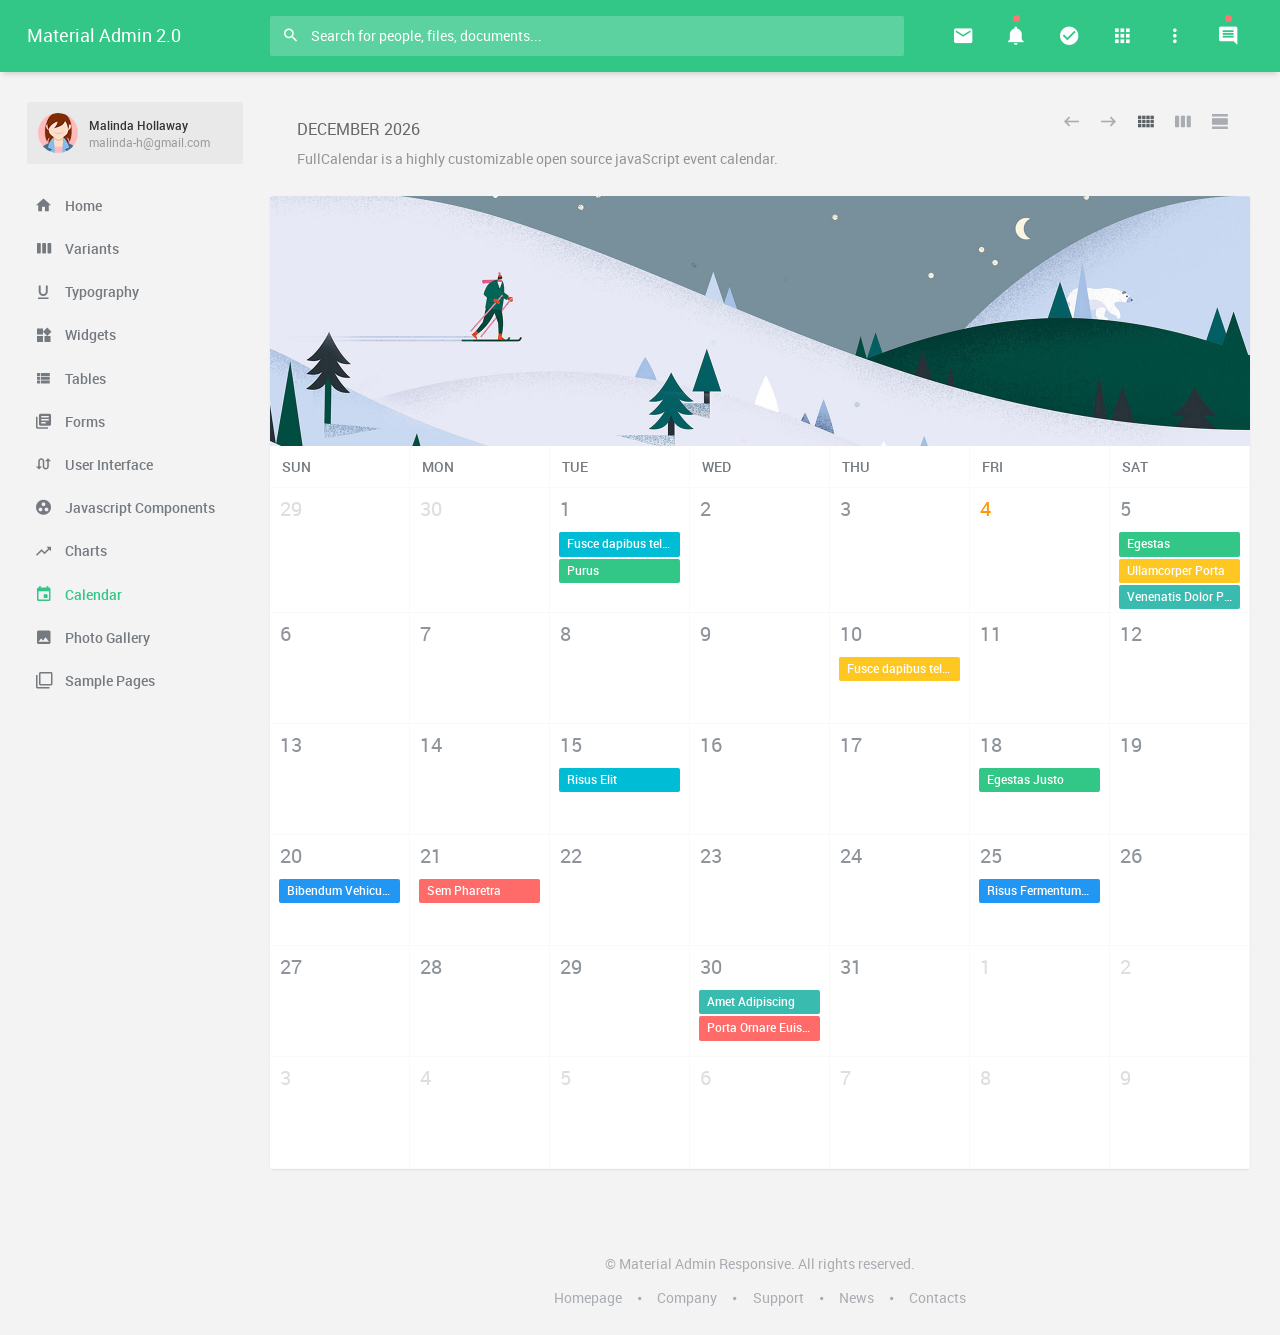
<file: TicketingSystemUI/wwwroot/calendar.html>
<!DOCTYPE html>
<html lang="en">
    <head>
        <meta charset="utf-8">
        <meta name="viewport" content="width=device-width, initial-scale=1, shrink-to-fit=no">

        <!-- Vendor styles -->
        <link rel="stylesheet" href="vendors/material-design-iconic-font/css/material-design-iconic-font.min.css">
        <link rel="stylesheet" href="vendors/animate.css/animate.min.css">
        <link rel="stylesheet" href="vendors/fullcalendar/fullcalendar.min.css">
        <link rel="stylesheet" href="vendors/sweetalert2/sweetalert2.min.css">
        <link rel="stylesheet" href="vendors/jquery-scrollbar/jquery.scrollbar.css">

        <!-- App styles -->
        <link rel="stylesheet" href="css/app.min.css">
    </head>

    <body data-ma-theme="green">
        <main class="main">
            <div class="page-loader">
                <div class="page-loader__spinner">
                    <svg viewBox="25 25 50 50">
                        <circle cx="50" cy="50" r="20" fill="none" stroke-width="2" stroke-miterlimit="10" />
                    </svg>
                </div>
            </div>

            <header class="header">
                <div class="navigation-trigger hidden-xl-up" data-ma-action="aside-open" data-ma-target=".sidebar">
                    <div class="navigation-trigger__inner">
                        <i class="navigation-trigger__line"></i>
                        <i class="navigation-trigger__line"></i>
                        <i class="navigation-trigger__line"></i>
                    </div>
                </div>

                <div class="header__logo hidden-sm-down">
                    <h1><a href="index.html">Material Admin 2.0</a></h1>
                </div>

                <form class="search">
                    <div class="search__inner">
                        <input type="text" class="search__text" placeholder="Search for people, files, documents...">
                        <i class="zmdi zmdi-search search__helper" data-ma-action="search-close"></i>
                    </div>
                </form>

                <ul class="top-nav">
                    <li class="hidden-xl-up"><a href="" data-ma-action="search-open"><i class="zmdi zmdi-search"></i></a></li>

                    <li class="dropdown">
                        <a href="" data-toggle="dropdown"><i class="zmdi zmdi-email"></i></a>
                        <div class="dropdown-menu dropdown-menu-right dropdown-menu--block">
                            <div class="listview listview--hover">
                                <div class="listview__header">
                                    Messages

                                    <div class="actions">
                                        <a href="messages.html" class="actions__item zmdi zmdi-plus"></a>
                                    </div>
                                </div>

                                <a href="" class="listview__item">
                                    <img src="demo/img/profile-pics/1.jpg" class="listview__img" alt="">

                                    <div class="listview__content">
                                        <div class="listview__heading">
                                            David Belle <small>12:01 PM</small>
                                        </div>
                                        <p>Cum sociis natoque penatibus et magnis dis parturient montes</p>
                                    </div>
                                </a>

                                <a href="" class="listview__item">
                                    <img src="demo/img/profile-pics/2.jpg" class="listview__img" alt="">

                                    <div class="listview__content">
                                        <div class="listview__heading">
                                            Jonathan Morris
                                            <small>02:45 PM</small>
                                        </div>
                                        <p>Nunc quis diam diamurabitur at dolor elementum, dictum turpis vel</p>
                                    </div>
                                </a>

                                <a href="" class="listview__item">
                                    <img src="demo/img/profile-pics/3.jpg" class="listview__img" alt="">

                                    <div class="listview__content">
                                        <div class="listview__heading">
                                            Fredric Mitchell Jr.
                                            <small>08:21 PM</small>
                                        </div>
                                        <p>Phasellus a ante et est ornare accumsan at vel magnauis blandit turpis at augue ultricies</p>
                                    </div>
                                </a>

                                <a href="" class="listview__item">
                                    <img src="demo/img/profile-pics/4.jpg" class="listview__img" alt="">

                                    <div class="listview__content">
                                        <div class="listview__heading">
                                            Glenn Jecobs
                                            <small>08:43 PM</small>
                                        </div>
                                        <p>Ut vitae lacus sem ellentesque maximus, nunc sit amet varius dignissim, dui est consectetur neque</p>
                                    </div>
                                </a>

                                <a href="" class="listview__item">
                                    <img src="demo/img/profile-pics/5.jpg" class="listview__img" alt="">

                                    <div class="listview__content">
                                        <div class="listview__heading">
                                            Bill Phillips
                                            <small>11:32 PM</small>
                                        </div>
                                        <p>Proin laoreet commodo eros id faucibus. Donec ligula quam, imperdiet vel ante placerat</p>
                                    </div>
                                </a>

                                <a href="" class="view-more">View all messages</a>
                            </div>
                        </div>
                    </li>

                    <li class="dropdown top-nav__notifications">
                        <a href="" data-toggle="dropdown" class="top-nav__notify">
                            <i class="zmdi zmdi-notifications"></i>
                        </a>
                        <div class="dropdown-menu dropdown-menu-right dropdown-menu--block">
                            <div class="listview listview--hover">
                                <div class="listview__header">
                                    Notifications

                                    <div class="actions">
                                        <a href="" class="actions__item zmdi zmdi-check-all" data-ma-action="notifications-clear"></a>
                                    </div>
                                </div>

                                <div class="listview__scroll scrollbar-inner">
                                    <a href="" class="listview__item">
                                        <img src="demo/img/profile-pics/1.jpg" class="listview__img" alt="">

                                        <div class="listview__content">
                                            <div class="listview__heading">David Belle</div>
                                            <p>Cum sociis natoque penatibus et magnis dis parturient montes</p>
                                        </div>
                                    </a>

                                    <a href="" class="listview__item">
                                        <img src="demo/img/profile-pics/2.jpg" class="listview__img" alt="">

                                        <div class="listview__content">
                                            <div class="listview__heading">Jonathan Morris</div>
                                            <p>Nunc quis diam diamurabitur at dolor elementum, dictum turpis vel</p>
                                        </div>
                                    </a>

                                    <a href="" class="listview__item">
                                        <img src="demo/img/profile-pics/3.jpg" class="listview__img" alt="">

                                        <div class="listview__content">
                                            <div class="listview__heading">Fredric Mitchell Jr.</div>
                                            <p>Phasellus a ante et est ornare accumsan at vel magnauis blandit turpis at augue ultricies</p>
                                        </div>
                                    </a>

                                    <a href="" class="listview__item">
                                        <img src="demo/img/profile-pics/4.jpg" class="listview__img" alt="">

                                        <div class="listview__content">
                                            <div class="listview__heading">Glenn Jecobs</div>
                                            <p>Ut vitae lacus sem ellentesque maximus, nunc sit amet varius dignissim, dui est consectetur neque</p>
                                        </div>
                                    </a>

                                    <a href="" class="listview__item">
                                        <img src="demo/img/profile-pics/5.jpg" class="listview__img" alt="">

                                        <div class="listview__content">
                                            <div class="listview__heading">Bill Phillips</div>
                                            <p>Proin laoreet commodo eros id faucibus. Donec ligula quam, imperdiet vel ante placerat</p>
                                        </div>
                                    </a>

                                    <a href="" class="listview__item">
                                        <img src="demo/img/profile-pics/1.jpg" class="listview__img" alt="">

                                        <div class="listview__content">
                                            <div class="listview__heading">David Belle</div>
                                            <p>Cum sociis natoque penatibus et magnis dis parturient montes</p>
                                        </div>
                                    </a>

                                    <a href="" class="listview__item">
                                        <img src="demo/img/profile-pics/2.jpg" class="listview__img" alt="">

                                        <div class="listview__content">
                                            <div class="listview__heading">Jonathan Morris</div>
                                            <p>Nunc quis diam diamurabitur at dolor elementum, dictum turpis vel</p>
                                        </div>
                                    </a>

                                    <a href="" class="listview__item">
                                        <img src="demo/img/profile-pics/3.jpg" class="listview__img" alt="">

                                        <div class="listview__content">
                                            <div class="listview__heading">Fredric Mitchell Jr.</div>
                                            <p>Phasellus a ante et est ornare accumsan at vel magnauis blandit turpis at augue ultricies</p>
                                        </div>
                                    </a>
                                </div>

                                <div class="p-1"></div>
                            </div>
                        </div>
                    </li>

                    <li class="dropdown hidden-xs-down">
                        <a href="" data-toggle="dropdown"><i class="zmdi zmdi-check-circle"></i></a>

                        <div class="dropdown-menu dropdown-menu-right dropdown-menu--block" role="menu">
                            <div class="listview listview--hover">
                                <div class="listview__header">Tasks</div>

                                <a href="" class="listview__item">
                                    <div class="listview__content">
                                        <div class="listview__heading mb-2">HTML5 Validation Report</div>

                                        <div class="progress">
                                            <div class="progress-bar" style="width: 75%" aria-valuenow="75" aria-valuemin="0" aria-valuemax="100"></div>
                                        </div>
                                    </div>
                                </a>

                                <a href="" class="listview__item">
                                    <div class="listview__content">
                                        <div class="listview__heading mb-2">Google Chrome Extension</div>

                                        <div class="progress">
                                            <div class="progress-bar bg-warning" style="width: 43%" aria-valuenow="43" aria-valuemin="0" aria-valuemax="100"></div>
                                        </div>
                                    </div>
                                </a>

                                <a href="" class="listview__item">
                                    <div class="listview__content">
                                        <div class="listview__heading mb-2">Social Intranet Projects</div>

                                        <div class="progress">
                                            <div class="progress-bar bg-success" style="width: 20%" aria-valuenow="20" aria-valuemin="0" aria-valuemax="100"></div>
                                        </div>
                                    </div>
                                </a>

                                <a href="" class="listview__item">
                                    <div class="listview__content">
                                        <div class="listview__heading mb-2">Bootstrap Admin Template</div>

                                        <div class="progress">
                                            <div class="progress-bar bg-info" style="width: 60%" aria-valuenow="60" aria-valuemin="0" aria-valuemax="100"></div>
                                        </div>
                                    </div>
                                </a>

                                <a href="" class="listview__item">
                                    <div class="listview__content">
                                        <div class="listview__heading mb-2">Youtube Client App</div>

                                        <div class="progress">
                                            <div class="progress-bar bg-danger" style="width: 80%" aria-valuenow="80" aria-valuemin="0" aria-valuemax="100"></div>
                                        </div>
                                    </div>
                                </a>

                                <a href="" class="view-more">View all tasks</a>
                            </div>
                        </div>
                    </li>

                    <li class="dropdown hidden-xs-down">
                        <a href="" data-toggle="dropdown"><i class="zmdi zmdi-apps"></i></a>

                        <div class="dropdown-menu dropdown-menu-right dropdown-menu--block" role="menu">
                            <div class="row app-shortcuts">
                                <a class="col-4 app-shortcuts__item" href="">
                                    <i class="zmdi zmdi-calendar"></i>
                                    <small class="">Calendar</small>
                                    <span class="app-shortcuts__helper bg-red"></span>
                                </a>
                                <a class="col-4 app-shortcuts__item" href="">
                                    <i class="zmdi zmdi-file-text"></i>
                                    <small class="">Files</small>
                                    <span class="app-shortcuts__helper bg-blue"></span>
                                </a>
                                <a class="col-4 app-shortcuts__item" href="">
                                    <i class="zmdi zmdi-email"></i>
                                    <small class="">Email</small>
                                    <span class="app-shortcuts__helper bg-teal"></span>
                                </a>
                                <a class="col-4 app-shortcuts__item" href="">
                                    <i class="zmdi zmdi-trending-up"></i>
                                    <small class="">Reports</small>
                                    <span class="app-shortcuts__helper bg-blue-grey"></span>
                                </a>
                                <a class="col-4 app-shortcuts__item" href="">
                                    <i class="zmdi zmdi-view-headline"></i>
                                    <small class="">News</small>
                                    <span class="app-shortcuts__helper bg-orange"></span>
                                </a>
                                <a class="col-4 app-shortcuts__item" href="">
                                    <i class="zmdi zmdi-image"></i>
                                    <small class="">Gallery</small>
                                    <span class="app-shortcuts__helper bg-light-green"></span>
                                </a>
                            </div>
                        </div>
                    </li>

                    <li class="dropdown hidden-xs-down">
                        <a href="" data-toggle="dropdown"><i class="zmdi zmdi-more-vert"></i></a>

                        <div class="dropdown-menu dropdown-menu-right">
                            <div class="dropdown-item theme-switch">
                                Theme Switch

                                <div class="btn-group btn-group-toggle btn-group--colors" data-toggle="buttons">
                                    <label class="btn bg-green active"><input type="radio" value="green" autocomplete="off" checked></label>
                                    <label class="btn bg-blue"><input type="radio" value="blue" autocomplete="off"></label>
                                    <label class="btn bg-red"><input type="radio" value="red" autocomplete="off"></label>
                                    <label class="btn bg-orange"><input type="radio" value="orange" autocomplete="off"></label>
                                    <label class="btn bg-teal"><input type="radio" value="teal" autocomplete="off"></label>

                                    <div class="clearfix mt-2"></div>

                                    <label class="btn bg-cyan"><input type="radio" value="cyan" autocomplete="off"></label>
                                    <label class="btn bg-blue-grey"><input type="radio" value="blue-grey" autocomplete="off"></label>
                                    <label class="btn bg-purple"><input type="radio" value="purple" autocomplete="off"></label>
                                    <label class="btn bg-indigo"><input type="radio" value="indigo" autocomplete="off"></label>
                                    <label class="btn bg-brown"><input type="radio" value="brown" autocomplete="off"></label>
                                </div>
                            </div>
                            <a href="" class="dropdown-item">Fullscreen</a>
                            <a href="" class="dropdown-item">Clear Local Storage</a>
                        </div>
                    </li>

                    <li class="hidden-xs-down">
                        <a href="" data-ma-action="aside-open" data-ma-target=".chat" class="top-nav__notify">
                            <i class="zmdi zmdi-comment-alt-text"></i>
                        </a>
                    </li>
                </ul>
            </header>

            <aside class="sidebar">
                <div class="scrollbar-inner">
                    <div class="user">
                        <div class="user__info" data-toggle="dropdown">
                            <img class="user__img" src="demo/img/profile-pics/8.jpg" alt="">
                            <div>
                                <div class="user__name">Malinda Hollaway</div>
                                <div class="user__email">malinda-h@gmail.com</div>
                            </div>
                        </div>

                        <div class="dropdown-menu">
                            <a class="dropdown-item" href="">View Profile</a>
                            <a class="dropdown-item" href="">Settings</a>
                            <a class="dropdown-item" href="">Logout</a>
                        </div>
                    </div>

                    <ul class="navigation">
                        <li><a href="index.html"><i class="zmdi zmdi-home"></i> Home</a></li>

                        <li class="navigation__sub">
                            <a href=""><i class="zmdi zmdi-view-week"></i> Variants</a>

                            <ul>
                                <li><a href="hidden-sidebar.html">Hidden Sidebar</a></li>
                                <li><a href="boxed-layout.html">Boxed Layout</a></li>
                                <li><a href="hidden-sidebar-boxed-layout.html">Boxed Layout with Hidden Sidebar</a></li>
                                <li><a href="top-navigation.html">Top Navigation</a></li>
                            </ul>
                        </li>

                        <li><a href="typography.html"><i class="zmdi zmdi-format-underlined"></i> Typography</a></li>

                        <li><a href="widgets.html"><i class="zmdi zmdi-widgets"></i> Widgets</a></li>

                        <li class="navigation__sub">
                            <a href=""><i class="zmdi zmdi-view-list"></i> Tables</a>

                            <ul>
                                <li><a href="html-table.html">HTML Table</a></li>
                                <li><a href="data-table.html">Data Table</a></li>
                            </ul>
                        </li>

                        <li class="navigation__sub">
                            <a href=""><i class="zmdi zmdi-collection-text"></i> Forms</a>

                            <ul>
                                <li><a href="form-elements.html">Basic Form Elements</a></li>
                                <li><a href="form-components.html">Form Components</a></li>
                                <li><a href="form-layouts.html">Form Layouts</a></li>
                                <li><a href="form-validation.html">Form Validation</a></li>
                            </ul>
                        </li>

                        <li class="navigation__sub">
                            <a href=""><i class="zmdi zmdi-swap-alt"></i> User Interface</a>

                            <ul>
                                <li><a href="colors.html">Colors</a></li>
                                <li><a href="css-animations.html">CSS Animations</a></li>
                                <li><a href="buttons.html">Buttons</a></li>
                                <li><a href="icons.html">Icons</a></li>
                                <li><a href="listview.html">Listview</a></li>
                                <li><a href="toolbars.html">Toolbars</a></li>
                                <li><a href="cards.html">Cards</a></li>
                                <li><a href="alerts.html">Alerts</a></li>
                                <li><a href="badges.html">Badges</a></li>
                                <li><a href="breadcrumbs.html">Bredcrumbs</a></li>
                                <li><a href="jumbotron.html">Jumbotron</a></li>
                                <li><a href="navs.html">Navs</a></li>
                                <li><a href="pagination.html">Pagination</a></li>
                                <li><a href="progress.html">Progress</a></li>
                            </ul>
                        </li>

                        <li class="navigation__sub">
                            <a href=""><i class="zmdi zmdi-group-work"></i> Javascript Components</a>

                            <ul class="navigation__sub">
                                <li><a href="carousel.html">Carousel</a></li>
                                <li><a href="collapse.html">Collapse</a></li>
                                <li><a href="dropdowns.html">Dropdowns</a></li>
                                <li><a href="modals.html">Modals</a></li>
                                <li><a href="popover.html">Popover</a></li>
                                <li><a href="tabs.html">Tabs</a></li>
                                <li><a href="tooltips.html">Tooltips</a></li>
                                <li><a href="notifications-alerts.html">Notifications & Alerts</a></li>
                                <li><a href="tree-view.html">Tree View</a></li>
                            </ul>
                        </li>

                        <li class="navigation__sub">
                            <a href=""><i class="zmdi zmdi-trending-up"></i> Charts</a>

                            <ul>
                                <li><a href="flot-charts.html">Flot</a></li>
                                <li><a href="other-charts.html">Other Charts</a></li>
                            </ul>
                        </li>

                        <li class="navigation__active"><a href="calendar.html"><i class="zmdi zmdi-calendar"></i> Calendar</a></li>

                        <li><a href="photo-gallery.html"><i class="zmdi zmdi-image"></i> Photo Gallery</a></li>

                        <li class="navigation__sub">
                            <a href=""><i class="zmdi zmdi-collection-item"></i> Sample Pages</a>

                            <ul>
                                <li><a href="profile-about.html">Profile</a></li>
                                <li><a href="messages.html">Messages</a></li>
                                <li><a href="contacts.html">Contacts</a></li>
                                <li><a href="new-contact.html">New Contact</a></li>
                                <li><a href="groups.html">Groups</a></li>
                                <li><a href="pricing-tables.html">Pricing Tables</a></li>
                                <li><a href="invoice.html">Invoice</a></li>
                                <li><a href="todo-lists.html">Todo Lists</a></li>
                                <li><a href="notes.html">Notes</a></li>
                                <li><a href="search-results.html">Search Results</a></li>
                                <li><a href="issue-tracker.html">Issue Tracker</a></li>
                                <li><a href="faq.html">FAQ</a></li>
                                <li><a href="team.html">Team</a></li>
                                <li><a href="blog.html">Blog</a></li>
                                <li><a href="blog-details.html">Blog Details</a></li>
                                <li><a href="questions-answers.html">Questions & Answers</a></li>
                                <li><a href="questions-answers-details.html">Questions & Answers Details</a></li>
                                <li><a href="login.html">Login & SignUp</a></li>
                                <li><a href="lockscreen.html">Lockscreen</a></li>
                                <li><a href="404.html">404</a></li>
                                <li><a href="empty.html">Empty Page</a></li>
                            </ul>
                        </li>
                    </ul>
                </div>
            </aside>

            <aside class="chat">
                <div class="chat__header">
                    <h2 class="chat__title">Chat <small>Currently 20 contacts online</small></h2>

                    <div class="chat__search">
                        <div class="form-group">
                            <input type="text" class="form-control" placeholder="Search...">
                            <i class="form-group__bar"></i>
                        </div>
                    </div>
                </div>

                <div class="scrollbar-inner">
                    <div class="listview listview--hover chat__buddies">
                        <a class="listview__item chat__available">
                            <img src="demo/img/profile-pics/7.jpg" class="listview__img" alt="">

                            <div class="listview__content">
                                <div class="listview__heading">Jeannette Lawson</div>
                                <p>hey, how are you doing.</p>
                            </div>
                        </a>

                        <a class="listview__item chat__available">
                            <img src="demo/img/profile-pics/5.jpg" class="listview__img" alt="">

                            <div class="listview__content">
                                <div class="listview__heading">Jeannette Lawson</div>
                                <p>hmm...</p>
                            </div>
                        </a>

                        <a class="listview__item chat__away">
                            <img src="demo/img/profile-pics/3.jpg" class="listview__img" alt="">

                            <div class="listview__content">
                                <div class="listview__heading">Jeannette Lawson</div>
                                <p>all good</p>
                            </div>
                        </a>

                        <a class="listview__item">
                            <img src="demo/img/profile-pics/8.jpg" class="listview__img" alt="">

                            <div class="listview__content">
                                <div class="listview__heading">Jeannette Lawson</div>
                                <p>morbi leo risus portaac consectetur vestibulum at eros.</p>
                            </div>
                        </a>

                        <a class="listview__item">
                            <img src="demo/img/profile-pics/6.jpg" class="listview__img" alt="">

                            <div class="listview__content">
                                <div class="listview__heading">Jeannette Lawson</div>
                                <p>fusce dapibus</p>
                            </div>
                        </a>

                        <a class="listview__item chat__busy">
                            <img src="demo/img/profile-pics/9.jpg" class="listview__img" alt="">

                            <div class="listview__content">
                                <div class="listview__heading">Jeannette Lawson</div>
                                <p>cras mattis consectetur purus sit amet fermentum.</p>
                            </div>
                        </a>
                    </div>
                </div>

                <a href="messages.html" class="btn btn--action btn-danger"><i class="zmdi zmdi-plus"></i></a>
            </aside>

            <section class="content">
                <div class="content__inner">
                    <header class="content__title content__title--calendar">
                        <h1>Calendar</h1>
                        <small>FullCalendar is a highly customizable open source javaScript event calendar.</small>

                        <div class="actions actions--calendar">
                            <a href="" class="actions__item actions__calender-prev"><i class="zmdi zmdi-long-arrow-left"></i></a>
                            <a href="" class="actions__item actions__calender-next"><i class="zmdi zmdi-long-arrow-right"></i></a>
                            <i class="actions__item actions__item--active zmdi zmdi-view-comfy" data-calendar-view="month"></i>
                            <i class="actions__item zmdi zmdi-view-week" data-calendar-view="basicWeek"></i>
                            <i class="actions__item zmdi zmdi-view-day" data-calendar-view="basicDay"></i>
                        </div>
                    </header>

                    <div class="calendar card"></div>

                    <!-- Add new event -->
                    <div class="modal fade" id="new-event" data-backdrop="static" data-keyboard="false">
                        <div class="modal-dialog modal-sm">
                            <div class="modal-content">
                                <div class="modal-header">
                                    <h5 class="modal-title">New Event</h5>
                                </div>
                                <div class="modal-body">
                                    <form class="new-event__form">
                                        <div class="form-group">
                                            <input type="text" class="form-control new-event__title" placeholder="Event Title">
                                            <i class="form-group__bar"></i>
                                        </div>

                                        <div class="btn-group btn-group-toggle btn-group--colors event-tag" data-toggle="buttons">
                                            <label class="btn bg-light-blue active"><input type="radio" name="event-tag" value="bg-light-blue" autocomplete="off" checked></label>
                                            <label class="btn bg-teal"><input type="radio" name="event-tag" value="bg-teal" autocomplete="off"></label>
                                            <label class="btn bg-red"><input type="radio" name="event-tag" value="bg-red" autocomplete="off"></label>
                                            <label class="btn bg-purple"><input type="radio" name="event-tag" value="bg-purple" autocomplete="off"></label>
                                            <label class="btn bg-amber"><input type="radio" name="event-tag" value="bg-amber" autocomplete="off"></label>
                                            <label class="btn bg-cyan"><input type="radio" name="event-tag" value="bg-cyan" autocomplete="off"></label>
                                        </div>

                                        <input type="hidden" class="new-event__start" />
                                        <input type="hidden" class="new-event__end" />
                                    </form>
                                </div>

                                <div class="modal-footer">
                                    <button type="submit" class="btn btn-link new-event__add">Add Event</button>
                                    <button type="button" class="btn btn-link" data-dismiss="modal">Close</button>
                                </div>
                            </div>
                        </div>
                    </div>

                    <!-- Edit event -->
                    <div class="modal fade" id="edit-event" data-backdrop="static" data-keyboard="false">
                        <div class="modal-dialog">
                            <div class="modal-content">
                                <div class="modal-body">
                                    <form class="edit-event__form">
                                        <div class="form-group">
                                            <input type="text" class="form-control edit-event__title" placeholder="Event Title">
                                            <i class="form-group__bar"></i>
                                        </div>

                                        <div class="btn-group btn-group-toggle btn-group--colors event-tag" data-toggle="buttons">
                                            <label class="btn bg-light-blue active"><input type="radio" name="event-tag" value="bg-light-blue" autocomplete="off" checked></label>
                                            <label class="btn bg-teal"><input type="radio" name="event-tag" value="bg-teal" autocomplete="off"></label>
                                            <label class="btn bg-red"><input type="radio" name="event-tag" value="bg-red" autocomplete="off"></label>
                                            <label class="btn bg-purple"><input type="radio" name="event-tag" value="bg-purple" autocomplete="off"></label>
                                            <label class="btn bg-amber"><input type="radio" name="event-tag" value="bg-amber" autocomplete="off"></label>
                                            <label class="btn bg-cyan"><input type="radio" name="event-tag" value="bg-cyan" autocomplete="off"></label>
                                        </div>

                                        <div class="form-group">
                                            <textarea class="form-control edit-event__description textarea-autosize" placeholder="Event Desctiption"></textarea>
                                            <i class="form-group__bar"></i>
                                        </div>

                                        <input type="hidden" class="edit-event__id">
                                    </form>
                                </div>

                                <div class="modal-footer">
                                    <button class="btn btn-link" data-calendar="update">Update</button>
                                    <button class="btn btn-link" data-calendar="delete">Delete</button>
                                    <button class="btn btn-link" data-dismiss="modal">Close</button>
                                </div>
                            </div>
                        </div>
                    </div>
                </div>

                <footer class="footer hidden-xs-down">
                    <p>© Material Admin Responsive. All rights reserved.</p>

                    <ul class="nav footer__nav">
                        <a class="nav-link" href="">Homepage</a>

                        <a class="nav-link" href="">Company</a>

                        <a class="nav-link" href="">Support</a>

                        <a class="nav-link" href="">News</a>

                        <a class="nav-link" href="">Contacts</a>
                    </ul>
                </footer>
            </section>
        </main>

        <!-- Older IE warning message -->
            <!--[if IE]>
                <div class="ie-warning">
                    <h1>Warning!!</h1>
                    <p>You are using an outdated version of Internet Explorer, please upgrade to any of the following web browsers to access this website.</p>

                    <div class="ie-warning__downloads">
                        <a href="http://www.google.com/chrome">
                            <img src="img/browsers/chrome.png" alt="">
                        </a>

                        <a href="https://www.mozilla.org/en-US/firefox/new">
                            <img src="img/browsers/firefox.png" alt="">
                        </a>

                        <a href="http://www.opera.com">
                            <img src="img/browsers/opera.png" alt="">
                        </a>

                        <a href="https://support.apple.com/downloads/safari">
                            <img src="img/browsers/safari.png" alt="">
                        </a>

                        <a href="https://www.microsoft.com/en-us/windows/microsoft-edge">
                            <img src="img/browsers/edge.png" alt="">
                        </a>

                        <a href="http://windows.microsoft.com/en-us/internet-explorer/download-ie">
                            <img src="img/browsers/ie.png" alt="">
                        </a>
                    </div>
                    <p>Sorry for the inconvenience!</p>
                </div>
            <![endif]-->

        <!-- Javascript -->
        <!-- Vendors -->
        <script src="vendors/jquery/jquery.min.js"></script>
        <script src="vendors/popper.js/popper.min.js"></script>
        <script src="vendors/bootstrap/js/bootstrap.min.js"></script>
        <script src="vendors/jquery-scrollbar/jquery.scrollbar.min.js"></script>
        <script src="vendors/jquery-scrollLock/jquery-scrollLock.min.js"></script>

        <script src="vendors/moment/moment.min.js"></script>
        <script src="vendors/fullcalendar/fullcalendar.min.js"></script>
        <script src="vendors/autosize/autosize.min.js"></script>
        <script src="vendors/sweetalert2/sweetalert2.min.js"></script>

        <!-- App functions and actions -->
        <script src="js/app.min.js"></script>

        <!-- Calendar Script -->
        <script type="text/javascript">
            'use strict';
            $(document).ready(function() {
                var date = new Date();
                var m = date.getMonth();
                var y = date.getFullYear();

                $('.calendar').fullCalendar({
                    header: {
                        right: '',
                        center: '',
                        left: ''
                    },
                    buttonIcons: {
                        prev: 'calendar__prev',
                        next: 'calendar__next'
                    },
                    theme: false,
                    selectable: true,
                    selectHelper: true,
                    editable: true,
                    events: [
                        {
                            id: 1,
                            title: 'Fusce dapibus tellus',
                            start: new Date(y, m, 1),
                            allDay: true,
                            className: 'bg-cyan',
                            description: 'Nullam id dolor id nibh ultricies vehicula ut id elit. Cum sociis natoque penatibus et magnis dis parturient montes, nascetur ridiculus mus.'
                        },
                        {
                            id: 2,
                            title: 'Fusce dapibus tellus',
                            start: new Date(y, m, 10),
                            allDay: true,
                            className: 'bg-amber',
                            description: 'Lorem ipsum dolor sit amet, consectetur adipiscing elit.'
                        },
                        {
                            id: 3,
                            title: 'Egestas Justo',
                            start: new Date(y, m, 18),
                            allDay: true,
                            className: 'bg-green',
                            description: ''
                        },
                        {
                            id: 4,
                            title: 'Bibendum Vehicula Quam',
                            start: new Date(y, m, 20),
                            allDay: true,
                            className: 'bg-blue',
                            description: ''
                        },
                        {
                            id: 5,
                            title: 'Venenatis Dolor Porta',
                            start: new Date(y, m, 5),
                            allDay: true,
                            className: 'bg-teal',
                            description: 'Sed posuere consectetur est at lobortis. Nullam quis risus eget urna mollis ornare vel eu leo. Aenean lacinia bibendum nulla sed consectetur. Donec ullamcorper nulla non metus auctor fringilla. Donec sed odio dui. Aenean eu leo quam. Pellentesque ornare sem lacinia quam venenatis vestibulum.'
                        },
                        {
                            id: 6,
                            title: 'Sem Pharetra',
                            start: new Date(y, m, 21),
                            allDay: true,
                            className: 'bg-red',
                            description: 'Cum sociis natoque penatibus et magnis dis parturient montes, nascetur ridiculus mus.'
                        },
                        {
                            id: 7,
                            title: 'Ullamcorper Porta',
                            start: new Date(y, m, 5),
                            allDay: true,
                            className: 'bg-amber',
                            description: 'Malesuada Ullamcorper Nullam'
                        },
                        {
                            id: 8,
                            title: 'Egestas',
                            start: new Date(y, m, 5),
                            allDay: true,
                            className: 'bg-green',
                            description: ''
                        },
                        {
                            id: 9,
                            title: 'Purus',
                            start: new Date(y, m, 1),
                            allDay: true,
                            className: 'bg-green',
                            description: 'Sed posuere consectetur est at lobortis. Vivamus sagittis lacus vel augue laoreet rutrum faucibus dolor auctor.'
                        },
                        {
                            id: 10,
                            title: 'Risus Elit',
                            start: new Date(y, m, 15),
                            allDay: true,
                            className: 'bg-cyan',
                            description: 'Etiam porta sem malesuada magna mollis euismod. Duis mollis, est non commodo luctus, nisi erat porttitor ligula, eget lacinia odio sem nec elit. Donec ullamcorper nulla non metus auctor fringilla. Nulla vitae elit libero, a pharetra augue. Lorem ipsum dolor sit amet, consectetur adipiscing elit. Morbi leo risus, porta ac consectetur ac, vestibulum at eros. Aenean eu leo quam. Pellentesque ornare sem lacinia quam venenatis vestibulum.'
                        },
                        {
                            id: 11,
                            title: 'Risus Fermentum Justo',
                            start: new Date(y, m, 25),
                            allDay: true,
                            className: 'bg-blue',
                            description: 'Vehicula Cras'
                        },
                        {
                            id: 12,
                            title: 'Porta Ornare Euismod',
                            start: new Date(y, m, 30),
                            allDay: true,
                            className: 'bg-red',
                            description: ''
                        },
                        {
                            id: 13,
                            title: 'Amet Adipiscing',
                            start: new Date(y, m, 30),
                            allDay: true,
                            className: 'bg-teal',
                            description: ''
                        },
                    ],

                    dayClick: function(date) {
                        var isoDate = moment(date).toISOString();
                        $('#new-event').modal('show');
                        $('.new-event__title').val('');
                        $('.new-event__start').val(isoDate);
                        $('.new-event__end').val(isoDate);
                    },

                    viewRender: function (view) {
                        var calendarDate = $('.calendar').fullCalendar('getDate');
                        var calendarMonth = calendarDate.month();

                        //Set data attribute for header. This is used to switch header images using css
                        $('.calendar .fc-toolbar').attr('data-calendar-month', calendarMonth);

                        //Set title in page header
                        $('.content__title--calendar > h1').html(view.title);
                    },

                    eventClick: function (event, element) {
                        $('#edit-event input[value='+event.className+']').prop('checked', true);
                        $('#edit-event').modal('show');
                        $('.edit-event__id').val(event.id);
                        $('.edit-event__title').val(event.title);
                        $('.edit-event__description').val(event.description);
                    }
                });


                //Add new Event
                $('body').on('click', '.new-event__add', function(){
                    var eventTitle = $('.new-event__title').val();

                    // Generate ID
                    var GenRandom =  {
                        Stored: [],
                        Job: function(){
                            var newId = Date.now().toString().substr(6); // or use any method that you want to achieve this string

                            if( !this.Check(newId) ){
                                this.Stored.push(newId);
                                return newId;
                            }
                            return this.Job();
                        },
                        Check: function(id){
                            for( var i = 0; i < this.Stored.length; i++ ){
                                if( this.Stored[i] == id ) return true;
                            }
                            return false;
                        }
                    };

                    if (eventTitle != '') {
                        $('.calendar').fullCalendar('renderEvent', {
                            id: GenRandom.Job(),
                            title: eventTitle,
                            start: $('.new-event__start').val(),
                            end:  $('.new-event__end').val(),
                            allDay: true,
                            className: $('.event-tag input:checked').val()
                        }, true);

                        $('.new-event__form')[0].reset();
                        $('.new-event__title').closest('.form-group').removeClass('has-danger');
                        $('#new-event').modal('hide');
                    }
                    else {
                        $('.new-event__title').closest('.form-group').addClass('has-danger');
                        $('.new-event__title').focus();
                    }
                });


                //Update/Delete an Event
                $('body').on('click', '[data-calendar]', function(){
                    var calendarAction = $(this).data('calendar');
                    var currentId = $('.edit-event__id').val();
                    var currentTitle = $('.edit-event__title').val();
                    var currentDesc = $('.edit-event__description').val();
                    var currentClass = $('#edit-event .event-tag input:checked').val();
                    var currentEvent = $('.calendar').fullCalendar('clientEvents', currentId);

                    //Update
                    if(calendarAction === 'update') {
                        if (currentTitle != '') {
                            currentEvent[0].title = currentTitle;
                            currentEvent[0].description = currentDesc;
                            currentEvent[0].className = currentClass;

                            $('.calendar').fullCalendar('updateEvent', currentEvent[0]);
                            $('#edit-event').modal('hide');
                        }
                        else {
                            $('.edit-event__title').closest('.form-group').addClass('has-error');
                            $('.edit-event__title').focus();
                        }
                    }

                    //Delete
                    if(calendarAction === 'delete') {
                        $('#edit-event').modal('hide');
                        setTimeout(function () {
                            swal({
                                title: 'Are you sure?',
                                text: "You won't be able to revert this!",
                                type: 'warning',
                                showCancelButton: true,
                                buttonsStyling: false,
                                confirmButtonClass: 'btn btn-danger',
                                confirmButtonText: 'Yes, delete it!',
                                cancelButtonClass: 'btn btn-secondary'
                            }).then(function() {
                                $('.calendar').fullCalendar('removeEvents', currentId);
                                swal({
                                    title: 'Deleted!',
                                    text: 'Your list has been deleted.',
                                    type: 'success',
                                    buttonsStyling: false,
                                    confirmButtonClass: 'btn btn-primary'
                                });
                            })
                        }, 200);
                    }
                });


                //Calendar views switch
                $('body').on('click', '[data-calendar-view]', function(e){
                    e.preventDefault();

                    $('[data-calendar-view]').removeClass('actions__item--active');
                    $(this).addClass('actions__item--active');
                    var calendarView = $(this).attr('data-calendar-view');
                    $('.calendar').fullCalendar('changeView', calendarView);
                });


                //Calendar Next
                $('body').on('click', '.actions__calender-next', function (e) {
                    e.preventDefault();
                    $('.calendar').fullCalendar('next');
                });


                //Calendar Prev
                $('body').on('click', '.actions__calender-prev', function (e) {
                    e.preventDefault();
                    $('.calendar').fullCalendar('prev');
                });
            });
        </script>
    </body>
</html>
</file>
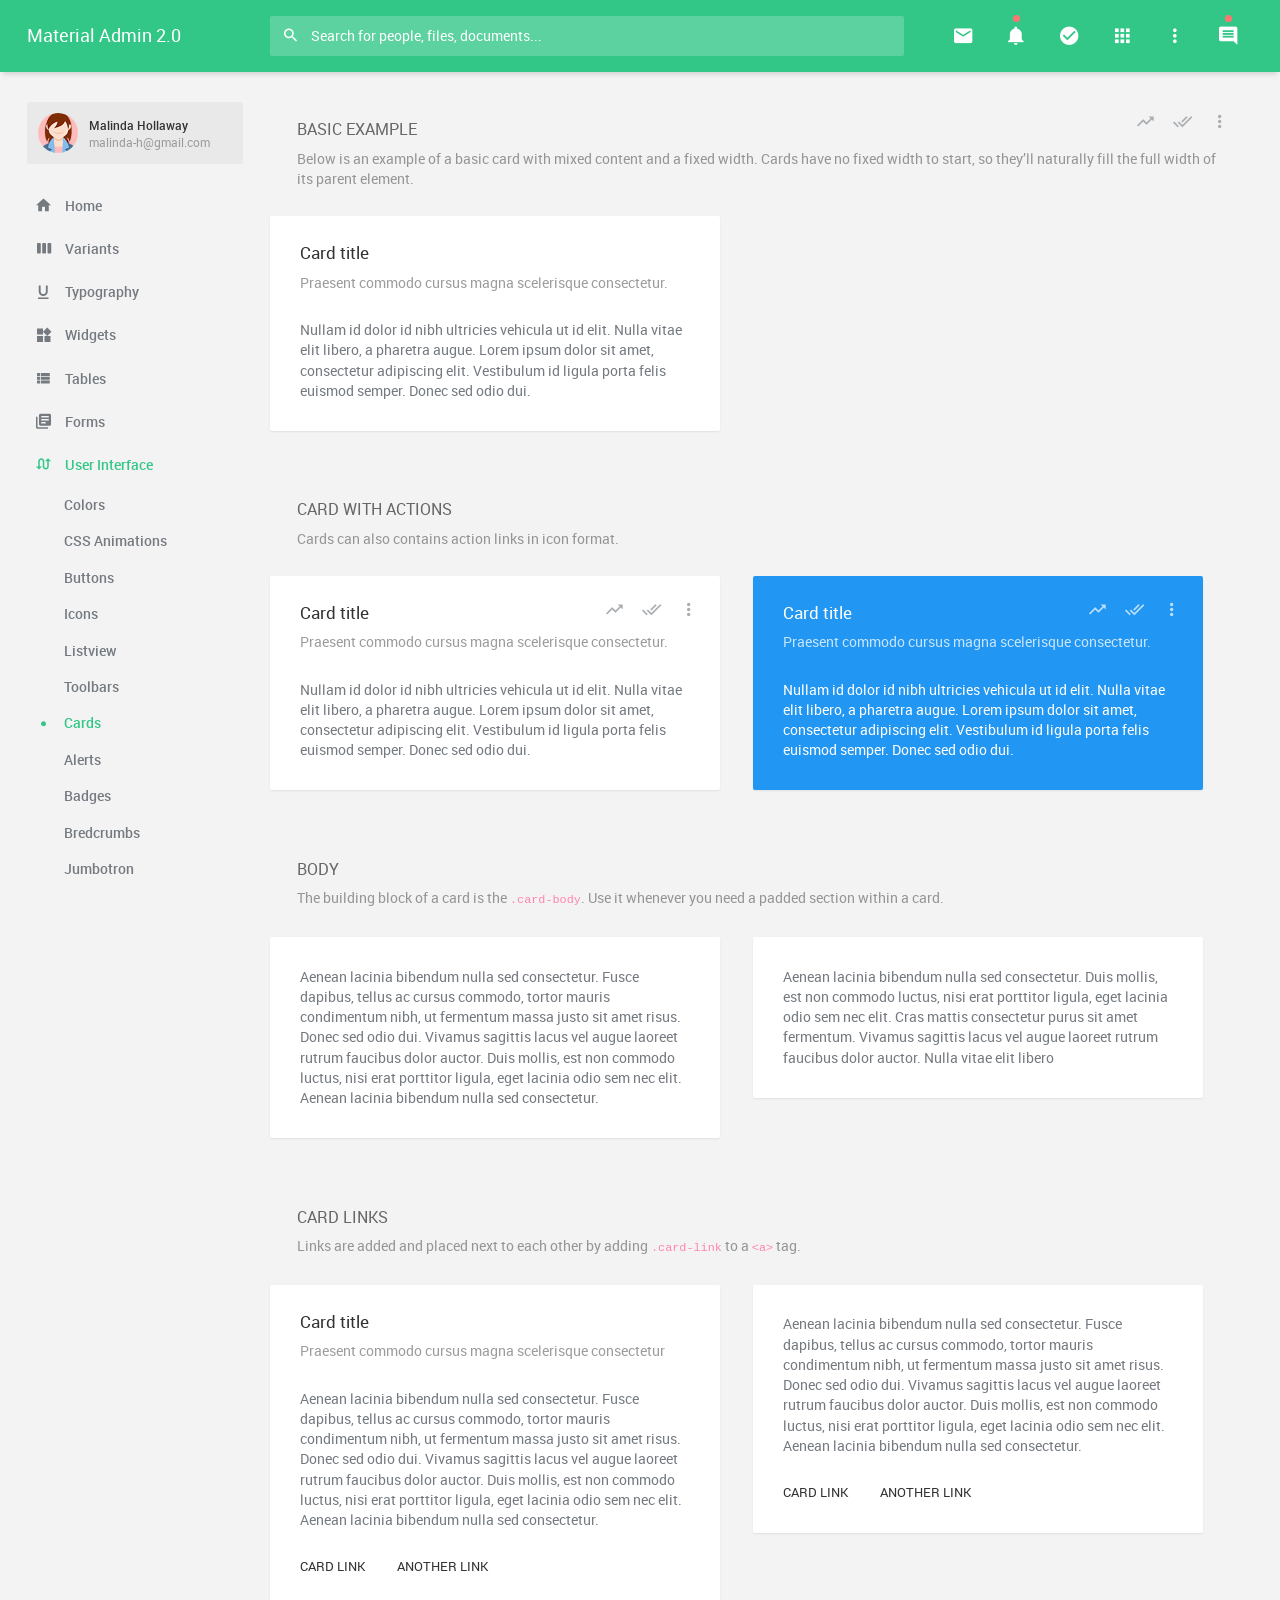
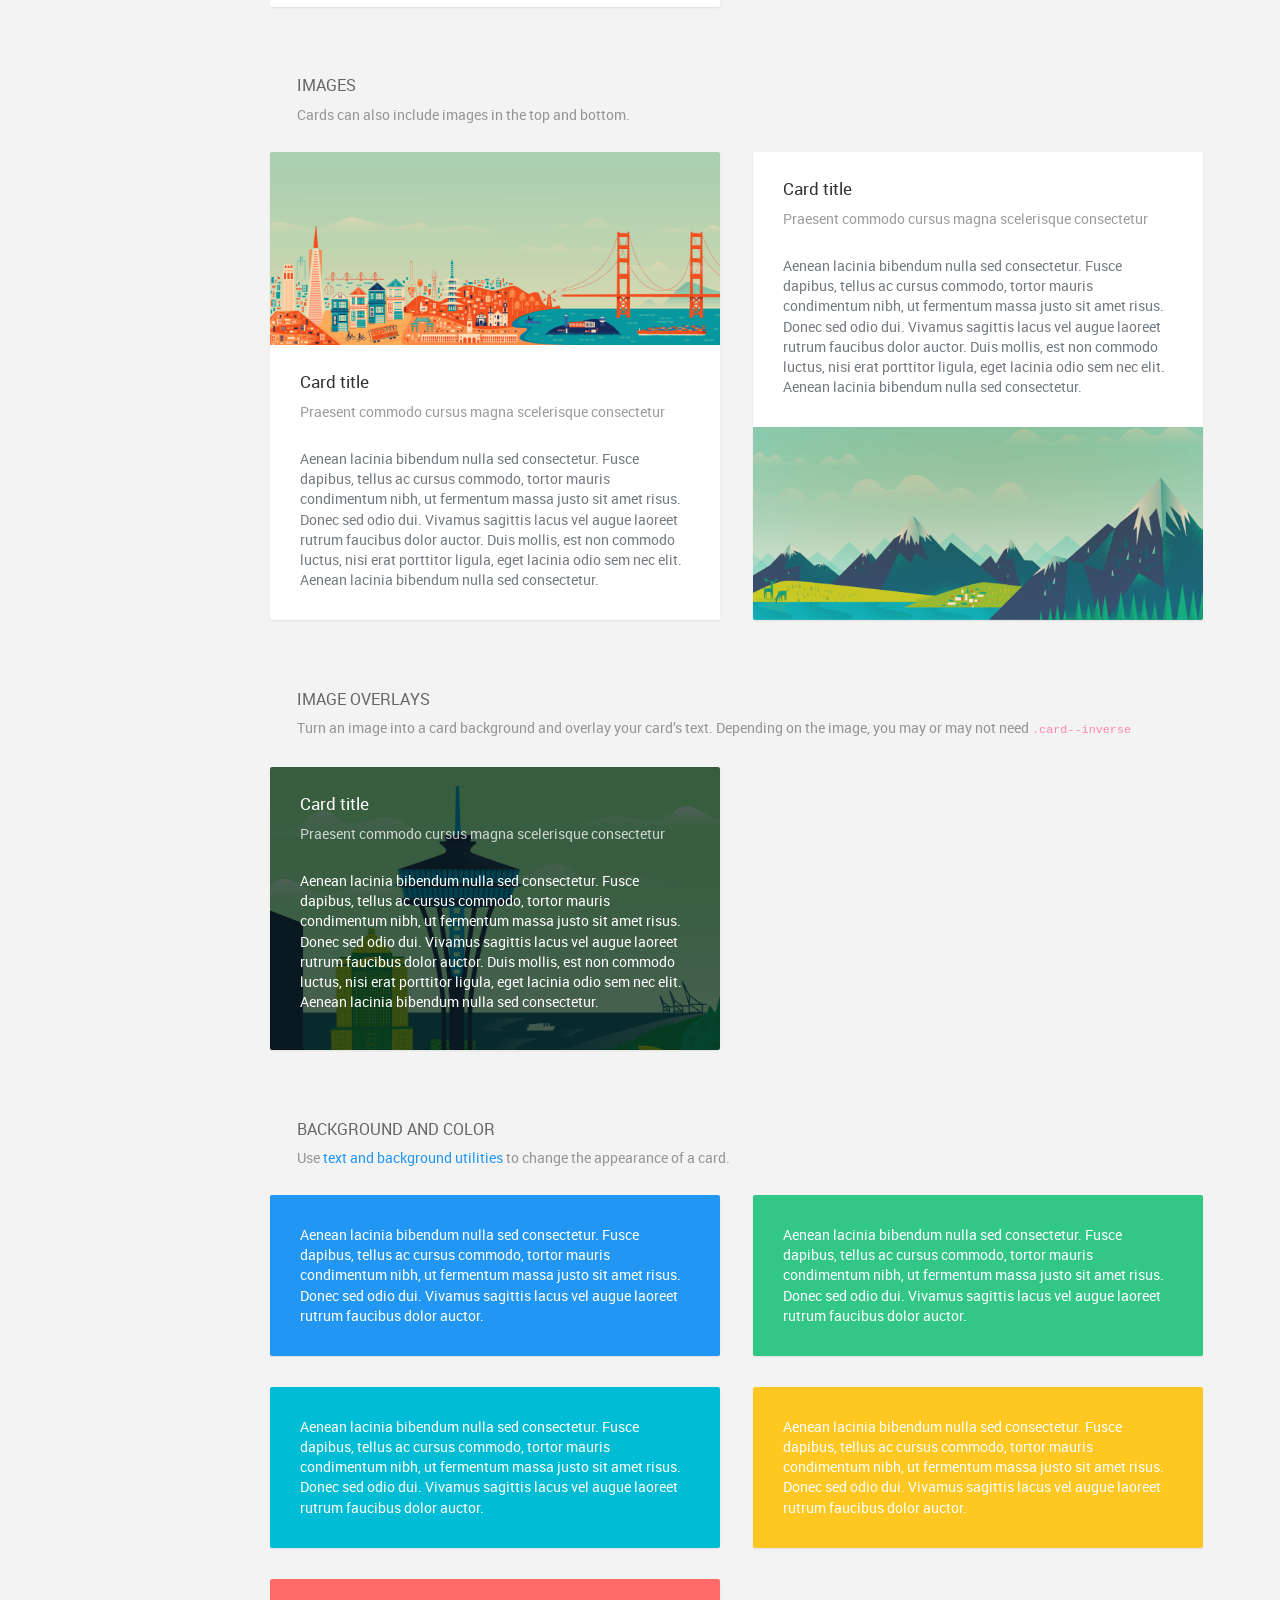
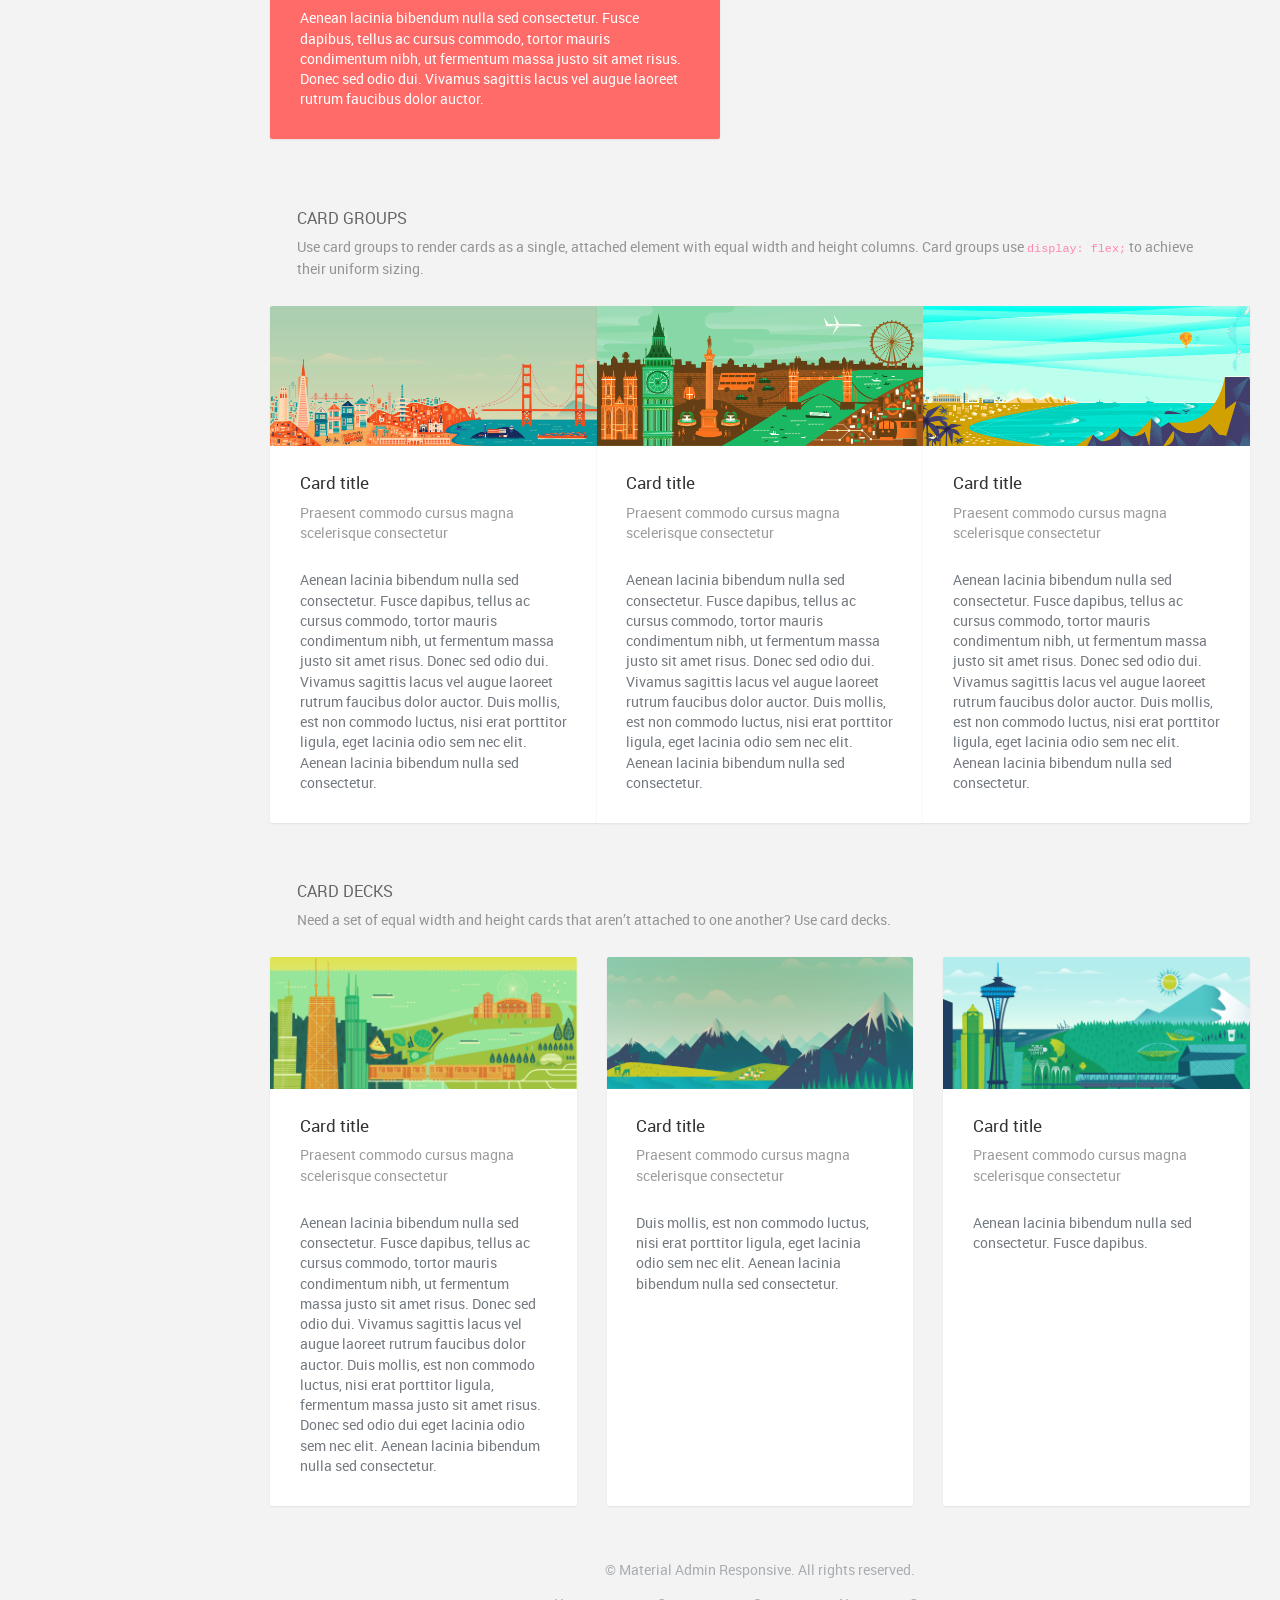
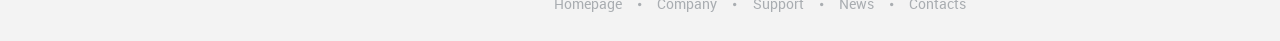
<file: TicketingSystemUI/wwwroot/cards.html>
<!DOCTYPE html>
<html lang="en">
    <head>
        <meta charset="utf-8">
        <meta name="viewport" content="width=device-width, initial-scale=1, shrink-to-fit=no">

        <!-- Vendor styles -->
        <link rel="stylesheet" href="vendors/material-design-iconic-font/css/material-design-iconic-font.min.css">
        <link rel="stylesheet" href="vendors/animate.css/animate.min.css">
        <link rel="stylesheet" href="vendors/jquery-scrollbar/jquery.scrollbar.css">

        <!-- App styles -->
        <link rel="stylesheet" href="css/app.min.css">

        <!-- Demo -->
        <link rel="stylesheet" href="demo/css/demo.css">
    </head>

    <body data-ma-theme="green">
        <main class="main">
            <div class="page-loader">
                <div class="page-loader__spinner">
                    <svg viewBox="25 25 50 50">
                        <circle cx="50" cy="50" r="20" fill="none" stroke-width="2" stroke-miterlimit="10" />
                    </svg>
                </div>
            </div>

            <header class="header">
                <div class="navigation-trigger hidden-xl-up" data-ma-action="aside-open" data-ma-target=".sidebar">
                    <div class="navigation-trigger__inner">
                        <i class="navigation-trigger__line"></i>
                        <i class="navigation-trigger__line"></i>
                        <i class="navigation-trigger__line"></i>
                    </div>
                </div>

                <div class="header__logo hidden-sm-down">
                    <h1><a href="index.html">Material Admin 2.0</a></h1>
                </div>

                <form class="search">
                    <div class="search__inner">
                        <input type="text" class="search__text" placeholder="Search for people, files, documents...">
                        <i class="zmdi zmdi-search search__helper" data-ma-action="search-close"></i>
                    </div>
                </form>

                <ul class="top-nav">
                    <li class="hidden-xl-up"><a href="" data-ma-action="search-open"><i class="zmdi zmdi-search"></i></a></li>

                    <li class="dropdown">
                        <a href="" data-toggle="dropdown"><i class="zmdi zmdi-email"></i></a>
                        <div class="dropdown-menu dropdown-menu-right dropdown-menu--block">
                            <div class="listview listview--hover">
                                <div class="listview__header">
                                    Messages

                                    <div class="actions">
                                        <a href="messages.html" class="actions__item zmdi zmdi-plus"></a>
                                    </div>
                                </div>

                                <a href="" class="listview__item">
                                    <img src="demo/img/profile-pics/1.jpg" class="listview__img" alt="">

                                    <div class="listview__content">
                                        <div class="listview__heading">
                                            David Belle <small>12:01 PM</small>
                                        </div>
                                        <p>Cum sociis natoque penatibus et magnis dis parturient montes</p>
                                    </div>
                                </a>

                                <a href="" class="listview__item">
                                    <img src="demo/img/profile-pics/2.jpg" class="listview__img" alt="">

                                    <div class="listview__content">
                                        <div class="listview__heading">
                                            Jonathan Morris
                                            <small>02:45 PM</small>
                                        </div>
                                        <p>Nunc quis diam diamurabitur at dolor elementum, dictum turpis vel</p>
                                    </div>
                                </a>

                                <a href="" class="listview__item">
                                    <img src="demo/img/profile-pics/3.jpg" class="listview__img" alt="">

                                    <div class="listview__content">
                                        <div class="listview__heading">
                                            Fredric Mitchell Jr.
                                            <small>08:21 PM</small>
                                        </div>
                                        <p>Phasellus a ante et est ornare accumsan at vel magnauis blandit turpis at augue ultricies</p>
                                    </div>
                                </a>

                                <a href="" class="listview__item">
                                    <img src="demo/img/profile-pics/4.jpg" class="listview__img" alt="">

                                    <div class="listview__content">
                                        <div class="listview__heading">
                                            Glenn Jecobs
                                            <small>08:43 PM</small>
                                        </div>
                                        <p>Ut vitae lacus sem ellentesque maximus, nunc sit amet varius dignissim, dui est consectetur neque</p>
                                    </div>
                                </a>

                                <a href="" class="listview__item">
                                    <img src="demo/img/profile-pics/5.jpg" class="listview__img" alt="">

                                    <div class="listview__content">
                                        <div class="listview__heading">
                                            Bill Phillips
                                            <small>11:32 PM</small>
                                        </div>
                                        <p>Proin laoreet commodo eros id faucibus. Donec ligula quam, imperdiet vel ante placerat</p>
                                    </div>
                                </a>

                                <a href="" class="view-more">View all messages</a>
                            </div>
                        </div>
                    </li>

                    <li class="dropdown top-nav__notifications">
                        <a href="" data-toggle="dropdown" class="top-nav__notify">
                            <i class="zmdi zmdi-notifications"></i>
                        </a>
                        <div class="dropdown-menu dropdown-menu-right dropdown-menu--block">
                            <div class="listview listview--hover">
                                <div class="listview__header">
                                    Notifications

                                    <div class="actions">
                                        <a href="" class="actions__item zmdi zmdi-check-all" data-ma-action="notifications-clear"></a>
                                    </div>
                                </div>

                                <div class="listview__scroll scrollbar-inner">
                                    <a href="" class="listview__item">
                                        <img src="demo/img/profile-pics/1.jpg" class="listview__img" alt="">

                                        <div class="listview__content">
                                            <div class="listview__heading">David Belle</div>
                                            <p>Cum sociis natoque penatibus et magnis dis parturient montes</p>
                                        </div>
                                    </a>

                                    <a href="" class="listview__item">
                                        <img src="demo/img/profile-pics/2.jpg" class="listview__img" alt="">

                                        <div class="listview__content">
                                            <div class="listview__heading">Jonathan Morris</div>
                                            <p>Nunc quis diam diamurabitur at dolor elementum, dictum turpis vel</p>
                                        </div>
                                    </a>

                                    <a href="" class="listview__item">
                                        <img src="demo/img/profile-pics/3.jpg" class="listview__img" alt="">

                                        <div class="listview__content">
                                            <div class="listview__heading">Fredric Mitchell Jr.</div>
                                            <p>Phasellus a ante et est ornare accumsan at vel magnauis blandit turpis at augue ultricies</p>
                                        </div>
                                    </a>

                                    <a href="" class="listview__item">
                                        <img src="demo/img/profile-pics/4.jpg" class="listview__img" alt="">

                                        <div class="listview__content">
                                            <div class="listview__heading">Glenn Jecobs</div>
                                            <p>Ut vitae lacus sem ellentesque maximus, nunc sit amet varius dignissim, dui est consectetur neque</p>
                                        </div>
                                    </a>

                                    <a href="" class="listview__item">
                                        <img src="demo/img/profile-pics/5.jpg" class="listview__img" alt="">

                                        <div class="listview__content">
                                            <div class="listview__heading">Bill Phillips</div>
                                            <p>Proin laoreet commodo eros id faucibus. Donec ligula quam, imperdiet vel ante placerat</p>
                                        </div>
                                    </a>

                                    <a href="" class="listview__item">
                                        <img src="demo/img/profile-pics/1.jpg" class="listview__img" alt="">

                                        <div class="listview__content">
                                            <div class="listview__heading">David Belle</div>
                                            <p>Cum sociis natoque penatibus et magnis dis parturient montes</p>
                                        </div>
                                    </a>

                                    <a href="" class="listview__item">
                                        <img src="demo/img/profile-pics/2.jpg" class="listview__img" alt="">

                                        <div class="listview__content">
                                            <div class="listview__heading">Jonathan Morris</div>
                                            <p>Nunc quis diam diamurabitur at dolor elementum, dictum turpis vel</p>
                                        </div>
                                    </a>

                                    <a href="" class="listview__item">
                                        <img src="demo/img/profile-pics/3.jpg" class="listview__img" alt="">

                                        <div class="listview__content">
                                            <div class="listview__heading">Fredric Mitchell Jr.</div>
                                            <p>Phasellus a ante et est ornare accumsan at vel magnauis blandit turpis at augue ultricies</p>
                                        </div>
                                    </a>
                                </div>

                                <div class="p-1"></div>
                            </div>
                        </div>
                    </li>

                    <li class="dropdown hidden-xs-down">
                        <a href="" data-toggle="dropdown"><i class="zmdi zmdi-check-circle"></i></a>

                        <div class="dropdown-menu dropdown-menu-right dropdown-menu--block" role="menu">
                            <div class="listview listview--hover">
                                <div class="listview__header">Tasks</div>

                                <a href="" class="listview__item">
                                    <div class="listview__content">
                                        <div class="listview__heading mb-2">HTML5 Validation Report</div>

                                        <div class="progress">
                                            <div class="progress-bar" style="width: 75%" aria-valuenow="75" aria-valuemin="0" aria-valuemax="100"></div>
                                        </div>
                                    </div>
                                </a>

                                <a href="" class="listview__item">
                                    <div class="listview__content">
                                        <div class="listview__heading mb-2">Google Chrome Extension</div>

                                        <div class="progress">
                                            <div class="progress-bar bg-warning" style="width: 43%" aria-valuenow="43" aria-valuemin="0" aria-valuemax="100"></div>
                                        </div>
                                    </div>
                                </a>

                                <a href="" class="listview__item">
                                    <div class="listview__content">
                                        <div class="listview__heading mb-2">Social Intranet Projects</div>

                                        <div class="progress">
                                            <div class="progress-bar bg-success" style="width: 20%" aria-valuenow="20" aria-valuemin="0" aria-valuemax="100"></div>
                                        </div>
                                    </div>
                                </a>

                                <a href="" class="listview__item">
                                    <div class="listview__content">
                                        <div class="listview__heading mb-2">Bootstrap Admin Template</div>

                                        <div class="progress">
                                            <div class="progress-bar bg-info" style="width: 60%" aria-valuenow="60" aria-valuemin="0" aria-valuemax="100"></div>
                                        </div>
                                    </div>
                                </a>

                                <a href="" class="listview__item">
                                    <div class="listview__content">
                                        <div class="listview__heading mb-2">Youtube Client App</div>

                                        <div class="progress">
                                            <div class="progress-bar bg-danger" style="width: 80%" aria-valuenow="80" aria-valuemin="0" aria-valuemax="100"></div>
                                        </div>
                                    </div>
                                </a>

                                <a href="" class="view-more">View all tasks</a>
                            </div>
                        </div>
                    </li>

                    <li class="dropdown hidden-xs-down">
                        <a href="" data-toggle="dropdown"><i class="zmdi zmdi-apps"></i></a>

                        <div class="dropdown-menu dropdown-menu-right dropdown-menu--block" role="menu">
                            <div class="row app-shortcuts">
                                <a class="col-4 app-shortcuts__item" href="">
                                    <i class="zmdi zmdi-calendar"></i>
                                    <small class="">Calendar</small>
                                    <span class="app-shortcuts__helper bg-red"></span>
                                </a>
                                <a class="col-4 app-shortcuts__item" href="">
                                    <i class="zmdi zmdi-file-text"></i>
                                    <small class="">Files</small>
                                    <span class="app-shortcuts__helper bg-blue"></span>
                                </a>
                                <a class="col-4 app-shortcuts__item" href="">
                                    <i class="zmdi zmdi-email"></i>
                                    <small class="">Email</small>
                                    <span class="app-shortcuts__helper bg-teal"></span>
                                </a>
                                <a class="col-4 app-shortcuts__item" href="">
                                    <i class="zmdi zmdi-trending-up"></i>
                                    <small class="">Reports</small>
                                    <span class="app-shortcuts__helper bg-blue-grey"></span>
                                </a>
                                <a class="col-4 app-shortcuts__item" href="">
                                    <i class="zmdi zmdi-view-headline"></i>
                                    <small class="">News</small>
                                    <span class="app-shortcuts__helper bg-orange"></span>
                                </a>
                                <a class="col-4 app-shortcuts__item" href="">
                                    <i class="zmdi zmdi-image"></i>
                                    <small class="">Gallery</small>
                                    <span class="app-shortcuts__helper bg-light-green"></span>
                                </a>
                            </div>
                        </div>
                    </li>

                    <li class="dropdown hidden-xs-down">
                        <a href="" data-toggle="dropdown"><i class="zmdi zmdi-more-vert"></i></a>

                        <div class="dropdown-menu dropdown-menu-right">
                            <div class="dropdown-item theme-switch">
                                Theme Switch

                                <div class="btn-group btn-group-toggle btn-group--colors" data-toggle="buttons">
                                    <label class="btn bg-green active"><input type="radio" value="green" autocomplete="off" checked></label>
                                    <label class="btn bg-blue"><input type="radio" value="blue" autocomplete="off"></label>
                                    <label class="btn bg-red"><input type="radio" value="red" autocomplete="off"></label>
                                    <label class="btn bg-orange"><input type="radio" value="orange" autocomplete="off"></label>
                                    <label class="btn bg-teal"><input type="radio" value="teal" autocomplete="off"></label>

                                    <div class="clearfix mt-2"></div>

                                    <label class="btn bg-cyan"><input type="radio" value="cyan" autocomplete="off"></label>
                                    <label class="btn bg-blue-grey"><input type="radio" value="blue-grey" autocomplete="off"></label>
                                    <label class="btn bg-purple"><input type="radio" value="purple" autocomplete="off"></label>
                                    <label class="btn bg-indigo"><input type="radio" value="indigo" autocomplete="off"></label>
                                    <label class="btn bg-brown"><input type="radio" value="brown" autocomplete="off"></label>
                                </div>
                            </div>
                            <a href="" class="dropdown-item">Fullscreen</a>
                            <a href="" class="dropdown-item">Clear Local Storage</a>
                        </div>
                    </li>

                    <li class="hidden-xs-down">
                        <a href="" data-ma-action="aside-open" data-ma-target=".chat" class="top-nav__notify">
                            <i class="zmdi zmdi-comment-alt-text"></i>
                        </a>
                    </li>
                </ul>
            </header>

            <aside class="sidebar">
                <div class="scrollbar-inner">
                    <div class="user">
                        <div class="user__info" data-toggle="dropdown">
                            <img class="user__img" src="demo/img/profile-pics/8.jpg" alt="">
                            <div>
                                <div class="user__name">Malinda Hollaway</div>
                                <div class="user__email">malinda-h@gmail.com</div>
                            </div>
                        </div>

                        <div class="dropdown-menu">
                            <a class="dropdown-item" href="">View Profile</a>
                            <a class="dropdown-item" href="">Settings</a>
                            <a class="dropdown-item" href="">Logout</a>
                        </div>
                    </div>

                    <ul class="navigation">
                        <li><a href="index.html"><i class="zmdi zmdi-home"></i> Home</a></li>

                        <li class="navigation__sub">
                            <a href=""><i class="zmdi zmdi-view-week"></i> Variants</a>

                            <ul>
                                <li><a href="hidden-sidebar.html">Hidden Sidebar</a></li>
                                <li><a href="boxed-layout.html">Boxed Layout</a></li>
                                <li><a href="hidden-sidebar-boxed-layout.html">Boxed Layout with Hidden Sidebar</a></li>
                                <li><a href="top-navigation.html">Top Navigation</a></li>
                            </ul>
                        </li>

                        <li><a href="typography.html"><i class="zmdi zmdi-format-underlined"></i> Typography</a></li>

                        <li><a href="widgets.html"><i class="zmdi zmdi-widgets"></i> Widgets</a></li>

                        <li class="navigation__sub">
                            <a href=""><i class="zmdi zmdi-view-list"></i> Tables</a>

                            <ul>
                                <li><a href="html-table.html">HTML Table</a></li>
                                <li><a href="data-table.html">Data Table</a></li>
                            </ul>
                        </li>

                        <li class="navigation__sub">
                            <a href=""><i class="zmdi zmdi-collection-text"></i> Forms</a>

                            <ul>
                                <li><a href="form-elements.html">Basic Form Elements</a></li>
                                <li><a href="form-components.html">Form Components</a></li>
                                <li><a href="form-layouts.html">Form Layouts</a></li>
                                <li><a href="form-validation.html">Form Validation</a></li>
                            </ul>
                        </li>

                        <li class="navigation__sub navigation__sub--active navigation__sub--toggled">
                            <a href=""><i class="zmdi zmdi-swap-alt"></i> User Interface</a>

                            <ul>
                                <li><a href="colors.html">Colors</a></li>
                                <li><a href="css-animations.html">CSS Animations</a></li>
                                <li><a href="buttons.html">Buttons</a></li>
                                <li><a href="icons.html">Icons</a></li>
                                <li><a href="listview.html">Listview</a></li>
                                <li><a href="toolbars.html">Toolbars</a></li>
                                <li class="navigation__active"><a href="cards.html">Cards</a></li>
                                <li><a href="alerts.html">Alerts</a></li>
                                <li><a href="badges.html">Badges</a></li>
                                <li><a href="breadcrumbs.html">Bredcrumbs</a></li>
                                <li><a href="jumbotron.html">Jumbotron</a></li>
                                <li><a href="navs.html">Navs</a></li>
                                <li><a href="pagination.html">Pagination</a></li>
                                <li><a href="progress.html">Progress</a></li>
                            </ul>
                        </li>

                        <li class="navigation__sub">
                            <a href=""><i class="zmdi zmdi-group-work"></i> Javascript Components</a>

                            <ul class="navigation__sub">
                                <li><a href="carousel.html">Carousel</a></li>
                                <li><a href="collapse.html">Collapse</a></li>
                                <li><a href="dropdowns.html">Dropdowns</a></li>
                                <li><a href="modals.html">Modals</a></li>
                                <li><a href="popover.html">Popover</a></li>
                                <li><a href="tabs.html">Tabs</a></li>
                                <li><a href="tooltips.html">Tooltips</a></li>
                                <li><a href="notifications-alerts.html">Notifications & Alerts</a></li>
                                <li><a href="tree-view.html">Tree View</a></li>
                            </ul>
                        </li>

                        <li class="navigation__sub">
                            <a href=""><i class="zmdi zmdi-trending-up"></i> Charts</a>

                            <ul>
                                <li><a href="flot-charts.html">Flot</a></li>
                                <li><a href="other-charts.html">Other Charts</a></li>
                            </ul>
                        </li>

                        <li><a href="calendar.html"><i class="zmdi zmdi-calendar"></i> Calendar</a></li>

                        <li><a href="photo-gallery.html"><i class="zmdi zmdi-image"></i> Photo Gallery</a></li>

                        <li class="navigation__sub">
                            <a href=""><i class="zmdi zmdi-collection-item"></i> Sample Pages</a>

                            <ul>
                                <li><a href="profile-about.html">Profile</a></li>
                                <li><a href="messages.html">Messages</a></li>
                                <li><a href="contacts.html">Contacts</a></li>
                                <li><a href="new-contact.html">New Contact</a></li>
                                <li><a href="groups.html">Groups</a></li>
                                <li><a href="pricing-tables.html">Pricing Tables</a></li>
                                <li><a href="invoice.html">Invoice</a></li>
                                <li><a href="todo-lists.html">Todo Lists</a></li>
                                <li><a href="notes.html">Notes</a></li>
                                <li><a href="search-results.html">Search Results</a></li>
                                <li><a href="issue-tracker.html">Issue Tracker</a></li>
                                <li><a href="faq.html">FAQ</a></li>
                                <li><a href="team.html">Team</a></li>
                                <li><a href="blog.html">Blog</a></li>
                                <li><a href="blog-details.html">Blog Details</a></li>
                                <li><a href="questions-answers.html">Questions & Answers</a></li>
                                <li><a href="questions-answers-details.html">Questions & Answers Details</a></li>
                                <li><a href="login.html">Login & SignUp</a></li>
                                <li><a href="lockscreen.html">Lockscreen</a></li>
                                <li><a href="404.html">404</a></li>
                                <li><a href="empty.html">Empty Page</a></li>
                            </ul>
                        </li>
                    </ul>
                </div>
            </aside>

            <aside class="chat">
                <div class="chat__header">
                    <h2 class="chat__title">Chat <small>Currently 20 contacts online</small></h2>

                    <div class="chat__search">
                        <div class="form-group">
                            <input type="text" class="form-control" placeholder="Search...">
                            <i class="form-group__bar"></i>
                        </div>
                    </div>
                </div>

                <div class="scrollbar-inner">
                    <div class="listview listview--hover chat__buddies">
                        <a class="listview__item chat__available">
                            <img src="demo/img/profile-pics/7.jpg" class="listview__img" alt="">

                            <div class="listview__content">
                                <div class="listview__heading">Jeannette Lawson</div>
                                <p>hey, how are you doing.</p>
                            </div>
                        </a>

                        <a class="listview__item chat__available">
                            <img src="demo/img/profile-pics/5.jpg" class="listview__img" alt="">

                            <div class="listview__content">
                                <div class="listview__heading">Jeannette Lawson</div>
                                <p>hmm...</p>
                            </div>
                        </a>

                        <a class="listview__item chat__away">
                            <img src="demo/img/profile-pics/3.jpg" class="listview__img" alt="">

                            <div class="listview__content">
                                <div class="listview__heading">Jeannette Lawson</div>
                                <p>all good</p>
                            </div>
                        </a>

                        <a class="listview__item">
                            <img src="demo/img/profile-pics/8.jpg" class="listview__img" alt="">

                            <div class="listview__content">
                                <div class="listview__heading">Jeannette Lawson</div>
                                <p>morbi leo risus portaac consectetur vestibulum at eros.</p>
                            </div>
                        </a>

                        <a class="listview__item">
                            <img src="demo/img/profile-pics/6.jpg" class="listview__img" alt="">

                            <div class="listview__content">
                                <div class="listview__heading">Jeannette Lawson</div>
                                <p>fusce dapibus</p>
                            </div>
                        </a>

                        <a class="listview__item chat__busy">
                            <img src="demo/img/profile-pics/9.jpg" class="listview__img" alt="">

                            <div class="listview__content">
                                <div class="listview__heading">Jeannette Lawson</div>
                                <p>cras mattis consectetur purus sit amet fermentum.</p>
                            </div>
                        </a>
                    </div>
                </div>

                <a href="messages.html" class="btn btn--action btn-danger"><i class="zmdi zmdi-plus"></i></a>
            </aside>

            <section class="content">
                <header class="content__title">
                    <h1>Basic example</h1>
                    <small>Below is an example of a basic card with mixed content and a fixed width. Cards have no fixed width to start, so they’ll naturally fill the full width of its parent element.</small>

                    <div class="actions">
                        <a href="" class="actions__item zmdi zmdi-trending-up"></a>
                        <a href="" class="actions__item zmdi zmdi-check-all"></a>

                        <div class="dropdown actions__item">
                            <i data-toggle="dropdown" class="zmdi zmdi-more-vert"></i>
                            <div class="dropdown-menu dropdown-menu-right">
                                <a href="" class="dropdown-item">Refresh</a>
                                <a href="" class="dropdown-item">Manage Widgets</a>
                                <a href="" class="dropdown-item">Settings</a>
                            </div>
                        </div>
                    </div>
                </header>

                <div class="card-demo">
                    <div class="card">
                        <div class="card-body">
                            <h4 class="card-title">Card title</h4>
                            <h6 class="card-subtitle">Praesent commodo cursus magna scelerisque consectetur.</h6>

                            <p class="card-text">Nullam id dolor id nibh ultricies vehicula ut id elit. Nulla vitae elit libero, a pharetra augue. Lorem ipsum dolor sit amet, consectetur adipiscing elit. Vestibulum id ligula porta felis euismod semper. Donec sed odio dui.</p>
                        </div>
                    </div>
                </div>

                <br>
                <br>

                <header class="content__title">
                    <h1>Card with actions</h1>
                    <small>Cards can also contains action links in icon format.</small>
                </header>

                <div class="card-demo">
                    <div class="card">

                        <div class="card-body">
                            <h4 class="card-title">Card title</h4>
                            <h6 class="card-subtitle">Praesent commodo cursus magna scelerisque consectetur.</h6>

                            <div class="actions">
                        <a href="" class="actions__item zmdi zmdi-trending-up"></a>
                        <a href="" class="actions__item zmdi zmdi-check-all"></a>

                        <div class="dropdown actions__item">
                            <i data-toggle="dropdown" class="zmdi zmdi-more-vert"></i>
                            <div class="dropdown-menu dropdown-menu-right">
                                <a href="" class="dropdown-item">Refresh</a>
                                <a href="" class="dropdown-item">Manage Widgets</a>
                                <a href="" class="dropdown-item">Settings</a>
                            </div>
                        </div>
                    </div>

                            <p class="card-text">Nullam id dolor id nibh ultricies vehicula ut id elit. Nulla vitae elit libero, a pharetra augue. Lorem ipsum dolor sit amet, consectetur adipiscing elit. Vestibulum id ligula porta felis euismod semper. Donec sed odio dui.</p>
                        </div>

                    </div>
                </div>

                <div class="card-demo">
                    <div class="card card-primary card--inverse bg-blue">

                        <div class="card-body">
                            <h4 class="card-title">Card title</h4>
                            <h6 class="card-subtitle">Praesent commodo cursus magna scelerisque consectetur.</h6>

                            <div class="actions actions--inverse">
                                <a href="" class="actions__item zmdi zmdi-trending-up"></a>
                                <a href="" class="actions__item zmdi zmdi-check-all"></a>

                                <div class="dropdown actions__item">
                                    <i data-toggle="dropdown" class="zmdi zmdi-more-vert"></i>
                                    <div class="dropdown-menu dropdown-menu-right">
                                        <a href="" class="dropdown-item">Refresh</a>
                                        <a href="" class="dropdown-item">Manage Widgets</a>
                                        <a href="" class="dropdown-item">Settings</a>
                                    </div>
                                </div>
                            </div>

                            <p class="card-text">Nullam id dolor id nibh ultricies vehicula ut id elit. Nulla vitae elit libero, a pharetra augue. Lorem ipsum dolor sit amet, consectetur adipiscing elit. Vestibulum id ligula porta felis euismod semper. Donec sed odio dui.</p>
                        </div>

                    </div>
                </div>

                <br>
                <br>

                <header class="content__title">
                    <h1>Body</h1>
                    <small>The building block of a card is the <code>.card-body</code>. Use it whenever you need a padded section within a card.</small>
                </header>

                <div class="card-demo">
                    <div class="card">
                        <div class="card-body">
                            <p class="card-text">Aenean lacinia bibendum nulla sed consectetur. Fusce dapibus, tellus ac cursus commodo, tortor mauris condimentum nibh, ut fermentum massa justo sit amet risus. Donec sed odio dui. Vivamus sagittis lacus vel augue laoreet rutrum faucibus dolor auctor. Duis mollis, est non commodo luctus, nisi erat porttitor ligula, eget lacinia odio sem nec elit. Aenean lacinia bibendum nulla sed consectetur.</p>
                        </div>
                    </div>
                </div>

                <div class="card-demo">
                    <div class="card">
                        <div class="card-body">
                            <p class="card-text">Aenean lacinia bibendum nulla sed consectetur. Duis mollis, est non commodo luctus, nisi erat porttitor ligula, eget lacinia odio sem nec elit. Cras mattis consectetur purus sit amet fermentum. Vivamus sagittis lacus vel augue laoreet rutrum faucibus dolor auctor. Nulla vitae elit libero</p>
                        </div>
                    </div>
                </div>

                <br>
                <br>

                <header class="content__title">
                    <h1>Card links</h1>
                    <small>Links are added and placed next to each other by adding <code>.card-link</code> to a <code>&#x3C;a&#x3E;</code> tag.</small>
                </header>

                <div class="card-demo">
                    <div class="card">
                        <div class="card-body">
                            <h4 class="card-title">Card title</h4>
                            <h6 class="card-subtitle">Praesent commodo cursus magna scelerisque consectetur</h6>

                            <p class="card-text">Aenean lacinia bibendum nulla sed consectetur. Fusce dapibus, tellus ac cursus commodo, tortor mauris condimentum nibh, ut fermentum massa justo sit amet risus. Donec sed odio dui. Vivamus sagittis lacus vel augue laoreet rutrum faucibus dolor auctor. Duis mollis, est non commodo luctus, nisi erat porttitor ligula, eget lacinia odio sem nec elit. Aenean lacinia bibendum nulla sed consectetur.</p>

                            <a href="#" class="card-link">Card link</a>
                            <a href="#" class="card-link">Another link</a>

                        </div>
                    </div>
                </div>

                <div class="card-demo">
                    <div class="card">
                        <div class="card-body">
                            <p class="card-text">Aenean lacinia bibendum nulla sed consectetur. Fusce dapibus, tellus ac cursus commodo, tortor mauris condimentum nibh, ut fermentum massa justo sit amet risus. Donec sed odio dui. Vivamus sagittis lacus vel augue laoreet rutrum faucibus dolor auctor. Duis mollis, est non commodo luctus, nisi erat porttitor ligula, eget lacinia odio sem nec elit. Aenean lacinia bibendum nulla sed consectetur.</p>

                            <a href="#" class="card-link">Card link</a>
                            <a href="#" class="card-link">Another link</a>
                        </div>
                    </div>
                </div>

                <br>
                <br>

                <header class="content__title">
                    <h1>Images</h1>
                    <small>Cards can also include images in the top and bottom.</small>
                </header>

                <div class="card-demo">
                    <div class="card">
                        <img class="card-img-top" src="demo/img/headers/6.png">

                        <div class="card-body">
                            <h4 class="card-title">Card title</h4>
                            <h6 class="card-subtitle">Praesent commodo cursus magna scelerisque consectetur</h6>

                            <p class="card-text">Aenean lacinia bibendum nulla sed consectetur. Fusce dapibus, tellus ac cursus commodo, tortor mauris condimentum nibh, ut fermentum massa justo sit amet risus. Donec sed odio dui. Vivamus sagittis lacus vel augue laoreet rutrum faucibus dolor auctor. Duis mollis, est non commodo luctus, nisi erat porttitor ligula, eget lacinia odio sem nec elit. Aenean lacinia bibendum nulla sed consectetur.</p>
                        </div>
                    </div>
                </div>

                <div class="card-demo">
                    <div class="card">
                        <div class="card-body">
                            <h4 class="card-title">Card title</h4>
                            <h6 class="card-subtitle">Praesent commodo cursus magna scelerisque consectetur</h6>

                            <p class="card-text">Aenean lacinia bibendum nulla sed consectetur. Fusce dapibus, tellus ac cursus commodo, tortor mauris condimentum nibh, ut fermentum massa justo sit amet risus. Donec sed odio dui. Vivamus sagittis lacus vel augue laoreet rutrum faucibus dolor auctor. Duis mollis, est non commodo luctus, nisi erat porttitor ligula, eget lacinia odio sem nec elit. Aenean lacinia bibendum nulla sed consectetur.</p>
                        </div>

                        <img class="card-img-bottom" src="demo/img/headers/4.png">
                    </div>
                </div>

                <br>
                <br>

                <header class="content__title">
                    <h1>Image overlays</h1>
                    <small>Turn an image into a card background and overlay your card’s text. Depending on the image, you may or may not need <code>.card--inverse</code></small>
                </header>

                <div class="card-demo">
                    <div class="card card--inverse">
                        <img class="card-img" src="demo/img/card-img-overlay.jpg">

                        <div class="card-img-overlay">
                            <div class="card-body">
                                <h4 class="card-title">Card title</h4>
                                <h6 class="card-subtitle">Praesent commodo cursus magna scelerisque consectetur</h6>

                                <p class="card-text">Aenean lacinia bibendum nulla sed consectetur. Fusce dapibus, tellus ac cursus commodo, tortor mauris condimentum nibh, ut fermentum massa justo sit amet risus. Donec sed odio dui. Vivamus sagittis lacus vel augue laoreet rutrum faucibus dolor auctor. Duis mollis, est non commodo luctus, nisi erat porttitor ligula, eget lacinia odio sem nec elit. Aenean lacinia bibendum nulla sed consectetur.</p>
                            </div>
                        </div>
                    </div>
                </div>

                <br>
                <br>

                <header class="content__title">
                    <h1>Background and color</h1>
                    <small>Use <a href="colors.html">text and background utilities</a> to change the appearance of a card.</small>
                </header>

                <div class="card-demo">
                    <div class="card bg-blue card--inverse">
                        <div class="card-body">
                            <p class="card-text">Aenean lacinia bibendum nulla sed consectetur. Fusce dapibus, tellus ac cursus commodo, tortor mauris condimentum nibh, ut fermentum massa justo sit amet risus. Donec sed odio dui. Vivamus sagittis lacus vel augue laoreet rutrum faucibus dolor auctor.</p>
                        </div>
                    </div>
                </div>

                <div class="card-demo">
                    <div class="card bg-green card--inverse">
                        <div class="card-body">
                            <p class="card-text">Aenean lacinia bibendum nulla sed consectetur. Fusce dapibus, tellus ac cursus commodo, tortor mauris condimentum nibh, ut fermentum massa justo sit amet risus. Donec sed odio dui. Vivamus sagittis lacus vel augue laoreet rutrum faucibus dolor auctor.</p>
                        </div>
                    </div>
                </div>

                <div class="card-demo">
                    <div class="card bg-cyan card--inverse">
                        <div class="card-body">
                            <p class="card-text">Aenean lacinia bibendum nulla sed consectetur. Fusce dapibus, tellus ac cursus commodo, tortor mauris condimentum nibh, ut fermentum massa justo sit amet risus. Donec sed odio dui. Vivamus sagittis lacus vel augue laoreet rutrum faucibus dolor auctor.</p>
                        </div>
                    </div>
                </div>

                <div class="card-demo">
                    <div class="card bg-amber card--inverse">
                        <div class="card-body">
                            <p class="card-text">Aenean lacinia bibendum nulla sed consectetur. Fusce dapibus, tellus ac cursus commodo, tortor mauris condimentum nibh, ut fermentum massa justo sit amet risus. Donec sed odio dui. Vivamus sagittis lacus vel augue laoreet rutrum faucibus dolor auctor.</p>
                        </div>
                    </div>
                </div>

                <div class="card-demo">
                    <div class="card bg-red card--inverse">
                        <div class="card-body">
                            <p class="card-text">Aenean lacinia bibendum nulla sed consectetur. Fusce dapibus, tellus ac cursus commodo, tortor mauris condimentum nibh, ut fermentum massa justo sit amet risus. Donec sed odio dui. Vivamus sagittis lacus vel augue laoreet rutrum faucibus dolor auctor.</p>
                        </div>
                    </div>
                </div>

                <br>
                <br>

                <header class="content__title">
                    <h1>Card Groups</h1>
                    <small>Use card groups to render cards as a single, attached element with equal width and height columns. Card groups use <code>display: flex;</code> to achieve their uniform sizing.</small>
                </header>

                <div class="card-group">
                    <div class="card">
                        <img class="card-img-top" src="demo/img/headers/6.png">

                        <div class="card-body">
                            <h4 class="card-title">Card title</h4>
                            <h6 class="card-subtitle">Praesent commodo cursus magna scelerisque consectetur</h6>

                            <p class="card-text">Aenean lacinia bibendum nulla sed consectetur. Fusce dapibus, tellus ac cursus commodo, tortor mauris condimentum nibh, ut fermentum massa justo sit amet risus. Donec sed odio dui. Vivamus sagittis lacus vel augue laoreet rutrum faucibus dolor auctor. Duis mollis, est non commodo luctus, nisi erat porttitor ligula, eget lacinia odio sem nec elit. Aenean lacinia bibendum nulla sed consectetur.</p>
                        </div>
                    </div>
                    <div class="card">
                        <img class="card-img-top" src="demo/img/headers/7.png">

                        <div class="card-body">
                            <h4 class="card-title">Card title</h4>
                            <h6 class="card-subtitle">Praesent commodo cursus magna scelerisque consectetur</h6>

                            <p class="card-text">Aenean lacinia bibendum nulla sed consectetur. Fusce dapibus, tellus ac cursus commodo, tortor mauris condimentum nibh, ut fermentum massa justo sit amet risus. Donec sed odio dui. Vivamus sagittis lacus vel augue laoreet rutrum faucibus dolor auctor. Duis mollis, est non commodo luctus, nisi erat porttitor ligula, eget lacinia odio sem nec elit. Aenean lacinia bibendum nulla sed consectetur.</p>
                        </div>
                    </div>
                    <div class="card">
                        <img class="card-img-top" src="demo/img/headers/8.png">

                        <div class="card-body">
                            <h4 class="card-title">Card title</h4>
                            <h6 class="card-subtitle">Praesent commodo cursus magna scelerisque consectetur</h6>

                            <p class="card-text">Aenean lacinia bibendum nulla sed consectetur. Fusce dapibus, tellus ac cursus commodo, tortor mauris condimentum nibh, ut fermentum massa justo sit amet risus. Donec sed odio dui. Vivamus sagittis lacus vel augue laoreet rutrum faucibus dolor auctor. Duis mollis, est non commodo luctus, nisi erat porttitor ligula, eget lacinia odio sem nec elit. Aenean lacinia bibendum nulla sed consectetur.</p>
                        </div>
                    </div>
                </div>

                <br>
                <br>

                <header class="content__title">
                    <h1>Card decks</h1>
                    <small>Need a set of equal width and height cards that aren’t attached to one another? Use card decks.</small>
                </header>

                <div class="card-deck">
                    <div class="card">
                        <img class="card-img-top" src="demo/img/headers/3.png">

                        <div class="card-body">
                            <h4 class="card-title">Card title</h4>
                            <h6 class="card-subtitle">Praesent commodo cursus magna scelerisque consectetur</h6>

                            <p class="card-text">Aenean lacinia bibendum nulla sed consectetur. Fusce dapibus, tellus ac cursus commodo, tortor mauris condimentum nibh, ut fermentum massa justo sit amet risus. Donec sed odio dui. Vivamus sagittis lacus vel augue laoreet rutrum faucibus dolor auctor. Duis mollis, est non commodo luctus, nisi erat porttitor ligula, fermentum massa justo sit amet risus. Donec sed odio dui eget lacinia odio sem nec elit. Aenean lacinia bibendum nulla sed consectetur.</p>
                        </div>
                    </div>
                    <div class="card">
                        <img class="card-img-top" src="demo/img/headers/4.png">

                        <div class="card-body">
                            <h4 class="card-title">Card title</h4>
                            <h6 class="card-subtitle">Praesent commodo cursus magna scelerisque consectetur</h6>

                            <p class="card-text">Duis mollis, est non commodo luctus, nisi erat porttitor ligula, eget lacinia odio sem nec elit. Aenean lacinia bibendum nulla sed consectetur.</p>
                        </div>
                    </div>
                    <div class="card">
                        <img class="card-img-top" src="demo/img/headers/5.png">

                        <div class="card-body">
                            <h4 class="card-title">Card title</h4>
                            <h6 class="card-subtitle">Praesent commodo cursus magna scelerisque consectetur</h6>

                            <p class="card-text">Aenean lacinia bibendum nulla sed consectetur. Fusce dapibus.</p>
                        </div>
                    </div>
                </div>

                <footer class="footer hidden-xs-down">
                    <p>© Material Admin Responsive. All rights reserved.</p>

                    <ul class="nav footer__nav">
                        <a class="nav-link" href="">Homepage</a>

                        <a class="nav-link" href="">Company</a>

                        <a class="nav-link" href="">Support</a>

                        <a class="nav-link" href="">News</a>

                        <a class="nav-link" href="">Contacts</a>
                    </ul>
                </footer>
            </section>
        </main>

        <!-- Older IE warning message -->
            <!--[if IE]>
                <div class="ie-warning">
                    <h1>Warning!!</h1>
                    <p>You are using an outdated version of Internet Explorer, please upgrade to any of the following web browsers to access this website.</p>

                    <div class="ie-warning__downloads">
                        <a href="http://www.google.com/chrome">
                            <img src="img/browsers/chrome.png" alt="">
                        </a>

                        <a href="https://www.mozilla.org/en-US/firefox/new">
                            <img src="img/browsers/firefox.png" alt="">
                        </a>

                        <a href="http://www.opera.com">
                            <img src="img/browsers/opera.png" alt="">
                        </a>

                        <a href="https://support.apple.com/downloads/safari">
                            <img src="img/browsers/safari.png" alt="">
                        </a>

                        <a href="https://www.microsoft.com/en-us/windows/microsoft-edge">
                            <img src="img/browsers/edge.png" alt="">
                        </a>

                        <a href="http://windows.microsoft.com/en-us/internet-explorer/download-ie">
                            <img src="img/browsers/ie.png" alt="">
                        </a>
                    </div>
                    <p>Sorry for the inconvenience!</p>
                </div>
            <![endif]-->

        <!-- Javascript -->
        <!-- Vendors -->
        <script src="vendors/jquery/jquery.min.js"></script>
        <script src="vendors/popper.js/popper.min.js"></script>
        <script src="vendors/bootstrap/js/bootstrap.min.js"></script>
        <script src="vendors/jquery-scrollbar/jquery.scrollbar.min.js"></script>
        <script src="vendors/jquery-scrollLock/jquery-scrollLock.min.js"></script>

        <!-- App functions and actions -->
        <script src="js/app.min.js"></script>
    </body>
</html>
</file>
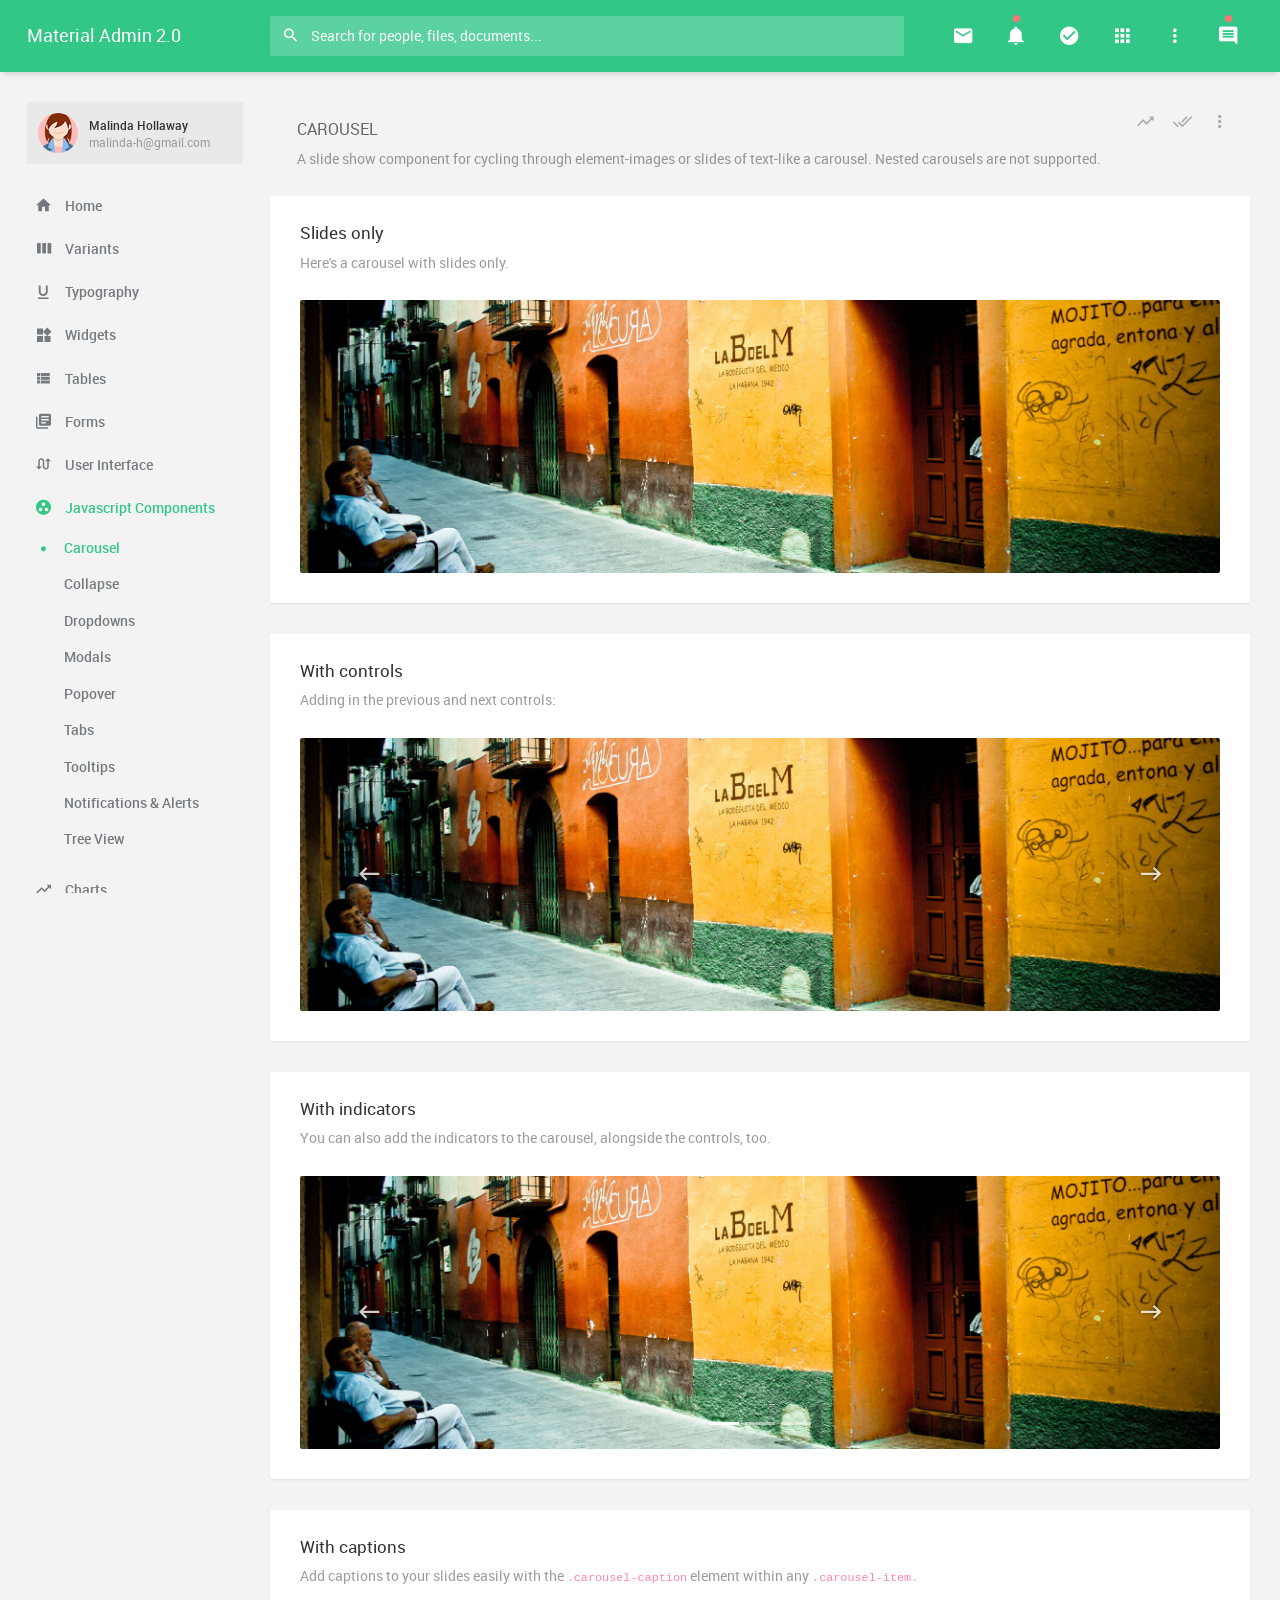
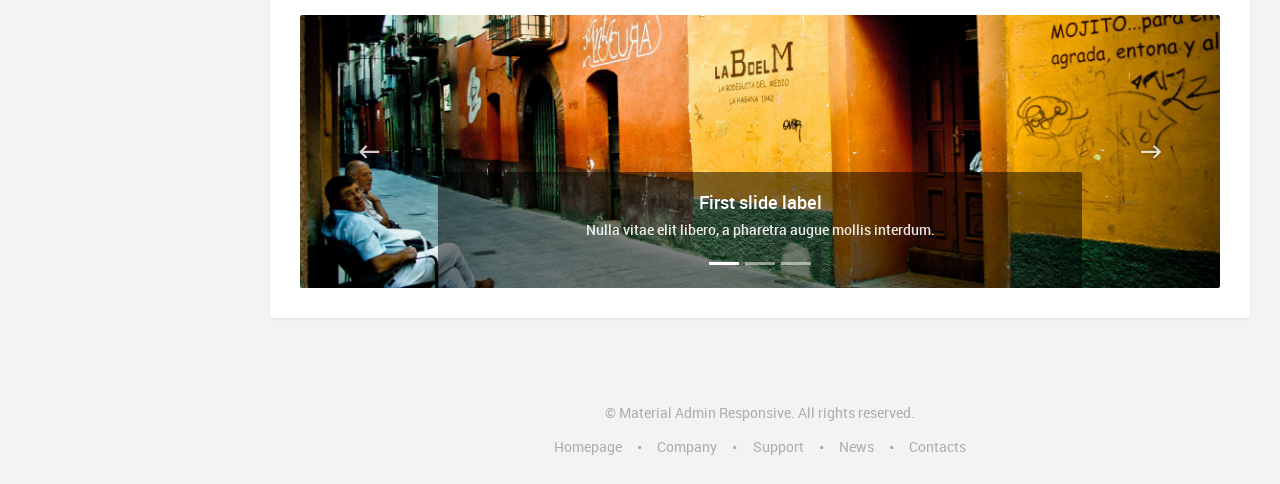
<file: TicketingSystemUI/wwwroot/carousel.html>
<!DOCTYPE html>
<html lang="en">
    <head>
        <meta charset="utf-8">
        <meta name="viewport" content="width=device-width, initial-scale=1, shrink-to-fit=no">

        <!-- Vendor styles -->
        <link rel="stylesheet" href="vendors/material-design-iconic-font/css/material-design-iconic-font.min.css">
        <link rel="stylesheet" href="vendors/animate.css/animate.min.css">
        <link rel="stylesheet" href="vendors/jquery-scrollbar/jquery.scrollbar.css">

        <!-- App styles -->
        <link rel="stylesheet" href="css/app.min.css">
    </head>

    <body data-ma-theme="green">
        <main class="main">
            <div class="page-loader">
                <div class="page-loader__spinner">
                    <svg viewBox="25 25 50 50">
                        <circle cx="50" cy="50" r="20" fill="none" stroke-width="2" stroke-miterlimit="10" />
                    </svg>
                </div>
            </div>

            <header class="header">
                <div class="navigation-trigger hidden-xl-up" data-ma-action="aside-open" data-ma-target=".sidebar">
                    <div class="navigation-trigger__inner">
                        <i class="navigation-trigger__line"></i>
                        <i class="navigation-trigger__line"></i>
                        <i class="navigation-trigger__line"></i>
                    </div>
                </div>

                <div class="header__logo hidden-sm-down">
                    <h1><a href="index.html">Material Admin 2.0</a></h1>
                </div>

                <form class="search">
                    <div class="search__inner">
                        <input type="text" class="search__text" placeholder="Search for people, files, documents...">
                        <i class="zmdi zmdi-search search__helper" data-ma-action="search-close"></i>
                    </div>
                </form>

                <ul class="top-nav">
                    <li class="hidden-xl-up"><a href="" data-ma-action="search-open"><i class="zmdi zmdi-search"></i></a></li>

                    <li class="dropdown">
                        <a href="" data-toggle="dropdown"><i class="zmdi zmdi-email"></i></a>
                        <div class="dropdown-menu dropdown-menu-right dropdown-menu--block">
                            <div class="listview listview--hover">
                                <div class="listview__header">
                                    Messages

                                    <div class="actions">
                                        <a href="messages.html" class="actions__item zmdi zmdi-plus"></a>
                                    </div>
                                </div>

                                <a href="" class="listview__item">
                                    <img src="demo/img/profile-pics/1.jpg" class="listview__img" alt="">

                                    <div class="listview__content">
                                        <div class="listview__heading">
                                            David Belle <small>12:01 PM</small>
                                        </div>
                                        <p>Cum sociis natoque penatibus et magnis dis parturient montes</p>
                                    </div>
                                </a>

                                <a href="" class="listview__item">
                                    <img src="demo/img/profile-pics/2.jpg" class="listview__img" alt="">

                                    <div class="listview__content">
                                        <div class="listview__heading">
                                            Jonathan Morris
                                            <small>02:45 PM</small>
                                        </div>
                                        <p>Nunc quis diam diamurabitur at dolor elementum, dictum turpis vel</p>
                                    </div>
                                </a>

                                <a href="" class="listview__item">
                                    <img src="demo/img/profile-pics/3.jpg" class="listview__img" alt="">

                                    <div class="listview__content">
                                        <div class="listview__heading">
                                            Fredric Mitchell Jr.
                                            <small>08:21 PM</small>
                                        </div>
                                        <p>Phasellus a ante et est ornare accumsan at vel magnauis blandit turpis at augue ultricies</p>
                                    </div>
                                </a>

                                <a href="" class="listview__item">
                                    <img src="demo/img/profile-pics/4.jpg" class="listview__img" alt="">

                                    <div class="listview__content">
                                        <div class="listview__heading">
                                            Glenn Jecobs
                                            <small>08:43 PM</small>
                                        </div>
                                        <p>Ut vitae lacus sem ellentesque maximus, nunc sit amet varius dignissim, dui est consectetur neque</p>
                                    </div>
                                </a>

                                <a href="" class="listview__item">
                                    <img src="demo/img/profile-pics/5.jpg" class="listview__img" alt="">

                                    <div class="listview__content">
                                        <div class="listview__heading">
                                            Bill Phillips
                                            <small>11:32 PM</small>
                                        </div>
                                        <p>Proin laoreet commodo eros id faucibus. Donec ligula quam, imperdiet vel ante placerat</p>
                                    </div>
                                </a>

                                <a href="" class="view-more">View all messages</a>
                            </div>
                        </div>
                    </li>

                    <li class="dropdown top-nav__notifications">
                        <a href="" data-toggle="dropdown" class="top-nav__notify">
                            <i class="zmdi zmdi-notifications"></i>
                        </a>
                        <div class="dropdown-menu dropdown-menu-right dropdown-menu--block">
                            <div class="listview listview--hover">
                                <div class="listview__header">
                                    Notifications

                                    <div class="actions">
                                        <a href="" class="actions__item zmdi zmdi-check-all" data-ma-action="notifications-clear"></a>
                                    </div>
                                </div>

                                <div class="listview__scroll scrollbar-inner">
                                    <a href="" class="listview__item">
                                        <img src="demo/img/profile-pics/1.jpg" class="listview__img" alt="">

                                        <div class="listview__content">
                                            <div class="listview__heading">David Belle</div>
                                            <p>Cum sociis natoque penatibus et magnis dis parturient montes</p>
                                        </div>
                                    </a>

                                    <a href="" class="listview__item">
                                        <img src="demo/img/profile-pics/2.jpg" class="listview__img" alt="">

                                        <div class="listview__content">
                                            <div class="listview__heading">Jonathan Morris</div>
                                            <p>Nunc quis diam diamurabitur at dolor elementum, dictum turpis vel</p>
                                        </div>
                                    </a>

                                    <a href="" class="listview__item">
                                        <img src="demo/img/profile-pics/3.jpg" class="listview__img" alt="">

                                        <div class="listview__content">
                                            <div class="listview__heading">Fredric Mitchell Jr.</div>
                                            <p>Phasellus a ante et est ornare accumsan at vel magnauis blandit turpis at augue ultricies</p>
                                        </div>
                                    </a>

                                    <a href="" class="listview__item">
                                        <img src="demo/img/profile-pics/4.jpg" class="listview__img" alt="">

                                        <div class="listview__content">
                                            <div class="listview__heading">Glenn Jecobs</div>
                                            <p>Ut vitae lacus sem ellentesque maximus, nunc sit amet varius dignissim, dui est consectetur neque</p>
                                        </div>
                                    </a>

                                    <a href="" class="listview__item">
                                        <img src="demo/img/profile-pics/5.jpg" class="listview__img" alt="">

                                        <div class="listview__content">
                                            <div class="listview__heading">Bill Phillips</div>
                                            <p>Proin laoreet commodo eros id faucibus. Donec ligula quam, imperdiet vel ante placerat</p>
                                        </div>
                                    </a>

                                    <a href="" class="listview__item">
                                        <img src="demo/img/profile-pics/1.jpg" class="listview__img" alt="">

                                        <div class="listview__content">
                                            <div class="listview__heading">David Belle</div>
                                            <p>Cum sociis natoque penatibus et magnis dis parturient montes</p>
                                        </div>
                                    </a>

                                    <a href="" class="listview__item">
                                        <img src="demo/img/profile-pics/2.jpg" class="listview__img" alt="">

                                        <div class="listview__content">
                                            <div class="listview__heading">Jonathan Morris</div>
                                            <p>Nunc quis diam diamurabitur at dolor elementum, dictum turpis vel</p>
                                        </div>
                                    </a>

                                    <a href="" class="listview__item">
                                        <img src="demo/img/profile-pics/3.jpg" class="listview__img" alt="">

                                        <div class="listview__content">
                                            <div class="listview__heading">Fredric Mitchell Jr.</div>
                                            <p>Phasellus a ante et est ornare accumsan at vel magnauis blandit turpis at augue ultricies</p>
                                        </div>
                                    </a>
                                </div>

                                <div class="p-1"></div>
                            </div>
                        </div>
                    </li>

                    <li class="dropdown hidden-xs-down">
                        <a href="" data-toggle="dropdown"><i class="zmdi zmdi-check-circle"></i></a>

                        <div class="dropdown-menu dropdown-menu-right dropdown-menu--block" role="menu">
                            <div class="listview listview--hover">
                                <div class="listview__header">Tasks</div>

                                <a href="" class="listview__item">
                                    <div class="listview__content">
                                        <div class="listview__heading mb-2">HTML5 Validation Report</div>

                                        <div class="progress">
                                            <div class="progress-bar" style="width: 75%" aria-valuenow="75" aria-valuemin="0" aria-valuemax="100"></div>
                                        </div>
                                    </div>
                                </a>

                                <a href="" class="listview__item">
                                    <div class="listview__content">
                                        <div class="listview__heading mb-2">Google Chrome Extension</div>

                                        <div class="progress">
                                            <div class="progress-bar bg-warning" style="width: 43%" aria-valuenow="43" aria-valuemin="0" aria-valuemax="100"></div>
                                        </div>
                                    </div>
                                </a>

                                <a href="" class="listview__item">
                                    <div class="listview__content">
                                        <div class="listview__heading mb-2">Social Intranet Projects</div>

                                        <div class="progress">
                                            <div class="progress-bar bg-success" style="width: 20%" aria-valuenow="20" aria-valuemin="0" aria-valuemax="100"></div>
                                        </div>
                                    </div>
                                </a>

                                <a href="" class="listview__item">
                                    <div class="listview__content">
                                        <div class="listview__heading mb-2">Bootstrap Admin Template</div>

                                        <div class="progress">
                                            <div class="progress-bar bg-info" style="width: 60%" aria-valuenow="60" aria-valuemin="0" aria-valuemax="100"></div>
                                        </div>
                                    </div>
                                </a>

                                <a href="" class="listview__item">
                                    <div class="listview__content">
                                        <div class="listview__heading mb-2">Youtube Client App</div>

                                        <div class="progress">
                                            <div class="progress-bar bg-danger" style="width: 80%" aria-valuenow="80" aria-valuemin="0" aria-valuemax="100"></div>
                                        </div>
                                    </div>
                                </a>

                                <a href="" class="view-more">View all tasks</a>
                            </div>
                        </div>
                    </li>

                    <li class="dropdown hidden-xs-down">
                        <a href="" data-toggle="dropdown"><i class="zmdi zmdi-apps"></i></a>

                        <div class="dropdown-menu dropdown-menu-right dropdown-menu--block" role="menu">
                            <div class="row app-shortcuts">
                                <a class="col-4 app-shortcuts__item" href="">
                                    <i class="zmdi zmdi-calendar"></i>
                                    <small class="">Calendar</small>
                                    <span class="app-shortcuts__helper bg-red"></span>
                                </a>
                                <a class="col-4 app-shortcuts__item" href="">
                                    <i class="zmdi zmdi-file-text"></i>
                                    <small class="">Files</small>
                                    <span class="app-shortcuts__helper bg-blue"></span>
                                </a>
                                <a class="col-4 app-shortcuts__item" href="">
                                    <i class="zmdi zmdi-email"></i>
                                    <small class="">Email</small>
                                    <span class="app-shortcuts__helper bg-teal"></span>
                                </a>
                                <a class="col-4 app-shortcuts__item" href="">
                                    <i class="zmdi zmdi-trending-up"></i>
                                    <small class="">Reports</small>
                                    <span class="app-shortcuts__helper bg-blue-grey"></span>
                                </a>
                                <a class="col-4 app-shortcuts__item" href="">
                                    <i class="zmdi zmdi-view-headline"></i>
                                    <small class="">News</small>
                                    <span class="app-shortcuts__helper bg-orange"></span>
                                </a>
                                <a class="col-4 app-shortcuts__item" href="">
                                    <i class="zmdi zmdi-image"></i>
                                    <small class="">Gallery</small>
                                    <span class="app-shortcuts__helper bg-light-green"></span>
                                </a>
                            </div>
                        </div>
                    </li>

                    <li class="dropdown hidden-xs-down">
                        <a href="" data-toggle="dropdown"><i class="zmdi zmdi-more-vert"></i></a>

                        <div class="dropdown-menu dropdown-menu-right">
                            <div class="dropdown-item theme-switch">
                                Theme Switch

                                <div class="btn-group btn-group-toggle btn-group--colors" data-toggle="buttons">
                                    <label class="btn bg-green active"><input type="radio" value="green" autocomplete="off" checked></label>
                                    <label class="btn bg-blue"><input type="radio" value="blue" autocomplete="off"></label>
                                    <label class="btn bg-red"><input type="radio" value="red" autocomplete="off"></label>
                                    <label class="btn bg-orange"><input type="radio" value="orange" autocomplete="off"></label>
                                    <label class="btn bg-teal"><input type="radio" value="teal" autocomplete="off"></label>

                                    <div class="clearfix mt-2"></div>

                                    <label class="btn bg-cyan"><input type="radio" value="cyan" autocomplete="off"></label>
                                    <label class="btn bg-blue-grey"><input type="radio" value="blue-grey" autocomplete="off"></label>
                                    <label class="btn bg-purple"><input type="radio" value="purple" autocomplete="off"></label>
                                    <label class="btn bg-indigo"><input type="radio" value="indigo" autocomplete="off"></label>
                                    <label class="btn bg-brown"><input type="radio" value="brown" autocomplete="off"></label>
                                </div>
                            </div>
                            <a href="" class="dropdown-item">Fullscreen</a>
                            <a href="" class="dropdown-item">Clear Local Storage</a>
                        </div>
                    </li>

                    <li class="hidden-xs-down">
                        <a href="" data-ma-action="aside-open" data-ma-target=".chat" class="top-nav__notify">
                            <i class="zmdi zmdi-comment-alt-text"></i>
                        </a>
                    </li>
                </ul>
            </header>

            <aside class="sidebar">
                <div class="scrollbar-inner">
                    <div class="user">
                        <div class="user__info" data-toggle="dropdown">
                            <img class="user__img" src="demo/img/profile-pics/8.jpg" alt="">
                            <div>
                                <div class="user__name">Malinda Hollaway</div>
                                <div class="user__email">malinda-h@gmail.com</div>
                            </div>
                        </div>

                        <div class="dropdown-menu">
                            <a class="dropdown-item" href="">View Profile</a>
                            <a class="dropdown-item" href="">Settings</a>
                            <a class="dropdown-item" href="">Logout</a>
                        </div>
                    </div>

                    <ul class="navigation">
                        <li><a href="index.html"><i class="zmdi zmdi-home"></i> Home</a></li>

                        <li class="navigation__sub">
                            <a href=""><i class="zmdi zmdi-view-week"></i> Variants</a>

                            <ul>
                                <li><a href="hidden-sidebar.html">Hidden Sidebar</a></li>
                                <li><a href="boxed-layout.html">Boxed Layout</a></li>
                                <li><a href="hidden-sidebar-boxed-layout.html">Boxed Layout with Hidden Sidebar</a></li>
                                <li><a href="top-navigation.html">Top Navigation</a></li>
                            </ul>
                        </li>

                        <li><a href="typography.html"><i class="zmdi zmdi-format-underlined"></i> Typography</a></li>

                        <li><a href="widgets.html"><i class="zmdi zmdi-widgets"></i> Widgets</a></li>

                        <li class="navigation__sub">
                            <a href=""><i class="zmdi zmdi-view-list"></i> Tables</a>

                            <ul>
                                <li><a href="html-table.html">HTML Table</a></li>
                                <li><a href="data-table.html">Data Table</a></li>
                            </ul>
                        </li>

                        <li class="navigation__sub">
                            <a href=""><i class="zmdi zmdi-collection-text"></i> Forms</a>

                            <ul>
                                <li><a href="form-elements.html">Basic Form Elements</a></li>
                                <li><a href="form-components.html">Form Components</a></li>
                                <li><a href="form-layouts.html">Form Layouts</a></li>
                                <li><a href="form-validation.html">Form Validation</a></li>
                            </ul>
                        </li>

                        <li class="navigation__sub">
                            <a href=""><i class="zmdi zmdi-swap-alt"></i> User Interface</a>

                            <ul>
                                <li><a href="colors.html">Colors</a></li>
                                <li><a href="css-animations.html">CSS Animations</a></li>
                                <li><a href="buttons.html">Buttons</a></li>
                                <li><a href="icons.html">Icons</a></li>
                                <li><a href="listview.html">Listview</a></li>
                                <li><a href="toolbars.html">Toolbars</a></li>
                                <li><a href="cards.html">Cards</a></li>
                                <li><a href="alerts.html">Alerts</a></li>
                                <li><a href="badges.html">Badges</a></li>
                                <li><a href="breadcrumbs.html">Bredcrumbs</a></li>
                                <li><a href="jumbotron.html">Jumbotron</a></li>
                                <li><a href="navs.html">Navs</a></li>
                                <li><a href="pagination.html">Pagination</a></li>
                                <li><a href="progress.html">Progress</a></li>
                            </ul>
                        </li>

                        <li class="navigation__sub navigation__sub--active navigation__sub--toggled">
                            <a href=""><i class="zmdi zmdi-group-work"></i> Javascript Components</a>

                            <ul class="navigation__sub">
                                <li class="navigation__active"><a href="carousel.html">Carousel</a></li>
                                <li><a href="collapse.html">Collapse</a></li>
                                <li><a href="dropdowns.html">Dropdowns</a></li>
                                <li><a href="modals.html">Modals</a></li>
                                <li><a href="popover.html">Popover</a></li>
                                <li><a href="tabs.html">Tabs</a></li>
                                <li><a href="tooltips.html">Tooltips</a></li>
                                <li><a href="notifications-alerts.html">Notifications & Alerts</a></li>
                                <li><a href="tree-view.html">Tree View</a></li>
                            </ul>
                        </li>

                        <li class="navigation__sub">
                            <a href=""><i class="zmdi zmdi-trending-up"></i> Charts</a>

                            <ul>
                                <li><a href="flot-charts.html">Flot</a></li>
                                <li><a href="other-charts.html">Other Charts</a></li>
                            </ul>
                        </li>

                        <li><a href="calendar.html"><i class="zmdi zmdi-calendar"></i> Calendar</a></li>

                        <li><a href="photo-gallery.html"><i class="zmdi zmdi-image"></i> Photo Gallery</a></li>

                        <li class="navigation__sub">
                            <a href=""><i class="zmdi zmdi-collection-item"></i> Sample Pages</a>

                            <ul>
                                <li><a href="profile-about.html">Profile</a></li>
                                <li><a href="messages.html">Messages</a></li>
                                <li><a href="contacts.html">Contacts</a></li>
                                <li><a href="new-contact.html">New Contact</a></li>
                                <li><a href="groups.html">Groups</a></li>
                                <li><a href="pricing-tables.html">Pricing Tables</a></li>
                                <li><a href="invoice.html">Invoice</a></li>
                                <li><a href="todo-lists.html">Todo Lists</a></li>
                                <li><a href="notes.html">Notes</a></li>
                                <li><a href="search-results.html">Search Results</a></li>
                                <li><a href="issue-tracker.html">Issue Tracker</a></li>
                                <li><a href="faq.html">FAQ</a></li>
                                <li><a href="team.html">Team</a></li>
                                <li><a href="blog.html">Blog</a></li>
                                <li><a href="blog-details.html">Blog Details</a></li>
                                <li><a href="questions-answers.html">Questions & Answers</a></li>
                                <li><a href="questions-answers-details.html">Questions & Answers Details</a></li>
                                <li><a href="login.html">Login & SignUp</a></li>
                                <li><a href="lockscreen.html">Lockscreen</a></li>
                                <li><a href="404.html">404</a></li>
                                <li><a href="empty.html">Empty Page</a></li>
                            </ul>
                        </li>
                    </ul>
                </div>
            </aside>

            <aside class="chat">
                <div class="chat__header">
                    <h2 class="chat__title">Chat <small>Currently 20 contacts online</small></h2>

                    <div class="chat__search">
                        <div class="form-group">
                            <input type="text" class="form-control" placeholder="Search...">
                            <i class="form-group__bar"></i>
                        </div>
                    </div>
                </div>

                <div class="scrollbar-inner">
                    <div class="listview listview--hover chat__buddies">
                        <a class="listview__item chat__available">
                            <img src="demo/img/profile-pics/7.jpg" class="listview__img" alt="">

                            <div class="listview__content">
                                <div class="listview__heading">Jeannette Lawson</div>
                                <p>hey, how are you doing.</p>
                            </div>
                        </a>

                        <a class="listview__item chat__available">
                            <img src="demo/img/profile-pics/5.jpg" class="listview__img" alt="">

                            <div class="listview__content">
                                <div class="listview__heading">Jeannette Lawson</div>
                                <p>hmm...</p>
                            </div>
                        </a>

                        <a class="listview__item chat__away">
                            <img src="demo/img/profile-pics/3.jpg" class="listview__img" alt="">

                            <div class="listview__content">
                                <div class="listview__heading">Jeannette Lawson</div>
                                <p>all good</p>
                            </div>
                        </a>

                        <a class="listview__item">
                            <img src="demo/img/profile-pics/8.jpg" class="listview__img" alt="">

                            <div class="listview__content">
                                <div class="listview__heading">Jeannette Lawson</div>
                                <p>morbi leo risus portaac consectetur vestibulum at eros.</p>
                            </div>
                        </a>

                        <a class="listview__item">
                            <img src="demo/img/profile-pics/6.jpg" class="listview__img" alt="">

                            <div class="listview__content">
                                <div class="listview__heading">Jeannette Lawson</div>
                                <p>fusce dapibus</p>
                            </div>
                        </a>

                        <a class="listview__item chat__busy">
                            <img src="demo/img/profile-pics/9.jpg" class="listview__img" alt="">

                            <div class="listview__content">
                                <div class="listview__heading">Jeannette Lawson</div>
                                <p>cras mattis consectetur purus sit amet fermentum.</p>
                            </div>
                        </a>
                    </div>
                </div>

                <a href="messages.html" class="btn btn--action btn-danger"><i class="zmdi zmdi-plus"></i></a>
            </aside>

            <section class="content">
                <div class="content__inner">
                    <header class="content__title">
                        <h1>Carousel</h1>
                        <small>A slide show component for cycling through element-images or slides of text-like a carousel. Nested carousels are not supported.</small>

                        <div class="actions">
                        <a href="" class="actions__item zmdi zmdi-trending-up"></a>
                        <a href="" class="actions__item zmdi zmdi-check-all"></a>

                        <div class="dropdown actions__item">
                            <i data-toggle="dropdown" class="zmdi zmdi-more-vert"></i>
                            <div class="dropdown-menu dropdown-menu-right">
                                <a href="" class="dropdown-item">Refresh</a>
                                <a href="" class="dropdown-item">Manage Widgets</a>
                                <a href="" class="dropdown-item">Settings</a>
                            </div>
                        </div>
                    </div>
                    </header>

                    <div class="card">
                        <div class="card-body">
                            <h4 class="card-title">Slides only</h4>
                            <h6 class="card-subtitle">Here's a carousel with slides only.</h6>

                            <div class="carousel slide" data-ride="carousel">
                                <div class="carousel-inner" role="listbox">
                                    <div class="carousel-item active">
                                        <img src="demo/img/carousel/c-1.jpg" alt="First slide">
                                    </div>
                                    <div class="carousel-item">
                                        <img src="demo/img/carousel/c-2.jpg" alt="Second slide">
                                    </div>
                                    <div class="carousel-item">
                                        <img src="demo/img/carousel/c-3.jpg" alt="Third slide">
                                    </div>
                                </div>
                            </div>
                        </div>
                    </div>

                    <div class="card">
                        <div class="card-body">
                            <h4 class="card-title">With controls</h4>
                            <h6 class="card-subtitle">Adding in the previous and next controls:</h6>

                            <div id="carouselExampleControls" class="carousel slide" data-ride="carousel">
                                <div class="carousel-inner" role="listbox">
                                    <div class="carousel-item active">
                                        <img src="demo/img/carousel/c-1.jpg" alt="First slide">
                                    </div>
                                    <div class="carousel-item">
                                        <img src="demo/img/carousel/c-2.jpg" alt="Second slide">
                                    </div>
                                    <div class="carousel-item">
                                        <img src="demo/img/carousel/c-3.jpg" alt="Third slide">
                                    </div>
                                </div>
                                <a class="carousel-control-prev" href="#carouselExampleControls" role="button" data-slide="prev">
                                    <span class="carousel-control-prev-icon" aria-hidden="true"></span>
                                </a>
                                <a class="carousel-control-next" href="#carouselExampleControls" role="button" data-slide="next">
                                    <span class="carousel-control-next-icon" aria-hidden="true"></span>
                                </a>
                            </div>
                        </div>
                    </div>

                    <div class="card">
                        <div class="card-body">
                            <h4 class="card-title">With indicators</h4>
                            <h6 class="card-subtitle">You can also add the indicators to the carousel, alongside the controls, too.</h6>

                            <div id="carouselExampleIndicators" class="carousel slide" data-ride="carousel">
                                <ol class="carousel-indicators">
                                    <li data-target="#carouselExampleIndicators" data-slide-to="0" class="active"></li>
                                    <li data-target="#carouselExampleIndicators" data-slide-to="1"></li>
                                    <li data-target="#carouselExampleIndicators" data-slide-to="2"></li>
                                </ol>

                                <div class="carousel-inner" role="listbox">
                                    <div class="carousel-item active">
                                        <img src="demo/img/carousel/c-1.jpg" alt="First slide">
                                    </div>
                                    <div class="carousel-item">
                                        <img src="demo/img/carousel/c-2.jpg" alt="Second slide">
                                    </div>
                                    <div class="carousel-item">
                                        <img src="demo/img/carousel/c-3.jpg" alt="Third slide">
                                    </div>
                                </div>
                                <a class="carousel-control-prev" href="#carouselExampleIndicators" role="button" data-slide="prev">
                                    <span class="carousel-control-prev-icon" aria-hidden="true"></span>
                                </a>
                                <a class="carousel-control-next" href="#carouselExampleIndicators" role="button" data-slide="next">
                                    <span class="carousel-control-next-icon" aria-hidden="true"></span>
                                </a>
                            </div>
                        </div>
                    </div>

                    <div class="card">
                        <div class="card-body">
                            <h4 class="card-title">With captions</h4>
                            <h6 class="card-subtitle">Add captions to your slides easily with the <code>.carousel-caption</code> element within any <code>.carousel-item.</code> </h6>

                            <div id="carouselExampleCaption" class="carousel slide" data-ride="carousel">
                                <ol class="carousel-indicators">
                                    <li data-target="#carouselExampleCaption" data-slide-to="0" class="active"></li>
                                    <li data-target="#carouselExampleCaption" data-slide-to="1"></li>
                                    <li data-target="#carouselExampleCaption" data-slide-to="2"></li>
                                </ol>

                                <div class="carousel-inner" role="listbox">
                                    <div class="carousel-item active">
                                        <img src="demo/img/carousel/c-1.jpg" alt="First slide">
                                        <div class="carousel-caption">
                                            <h3>First slide label</h3>
                                            <p>Nulla vitae elit libero, a pharetra augue mollis interdum.</p>
                                        </div>
                                    </div>
                                    <div class="carousel-item">
                                        <img src="demo/img/carousel/c-2.jpg" alt="Second slide">
                                        <div class="carousel-caption">
                                            <h3>Second slide label</h3>
                                            <p>Lorem ipsum dolor sit amet, consectetur adipiscing elit.</p>
                                        </div>
                                    </div>
                                    <div class="carousel-item">
                                        <img src="demo/img/carousel/c-3.jpg" alt="Third slide">
                                        <div class="carousel-caption">
                                            <h3>Third slide label</h3>
                                            <p>Praesent commodo cursus magna, vel scelerisque nisl consectetur.</p>
                                        </div>
                                    </div>
                                </div>
                                <a class="carousel-control-prev" href="#carouselExampleCaption" role="button" data-slide="prev">
                                    <span class="carousel-control-prev-icon" aria-hidden="true"></span>
                                </a>
                                <a class="carousel-control-next" href="#carouselExampleCaption" role="button" data-slide="next">
                                    <span class="carousel-control-next-icon" aria-hidden="true"></span>
                                </a>
                            </div>
                        </div>
                    </div>
                </div>

                <footer class="footer hidden-xs-down">
                    <p>© Material Admin Responsive. All rights reserved.</p>

                    <ul class="nav footer__nav">
                        <a class="nav-link" href="">Homepage</a>

                        <a class="nav-link" href="">Company</a>

                        <a class="nav-link" href="">Support</a>

                        <a class="nav-link" href="">News</a>

                        <a class="nav-link" href="">Contacts</a>
                    </ul>
                </footer>
            </section>
        </main>

        <!-- Older IE warning message -->
            <!--[if IE]>
                <div class="ie-warning">
                    <h1>Warning!!</h1>
                    <p>You are using an outdated version of Internet Explorer, please upgrade to any of the following web browsers to access this website.</p>

                    <div class="ie-warning__downloads">
                        <a href="http://www.google.com/chrome">
                            <img src="img/browsers/chrome.png" alt="">
                        </a>

                        <a href="https://www.mozilla.org/en-US/firefox/new">
                            <img src="img/browsers/firefox.png" alt="">
                        </a>

                        <a href="http://www.opera.com">
                            <img src="img/browsers/opera.png" alt="">
                        </a>

                        <a href="https://support.apple.com/downloads/safari">
                            <img src="img/browsers/safari.png" alt="">
                        </a>

                        <a href="https://www.microsoft.com/en-us/windows/microsoft-edge">
                            <img src="img/browsers/edge.png" alt="">
                        </a>

                        <a href="http://windows.microsoft.com/en-us/internet-explorer/download-ie">
                            <img src="img/browsers/ie.png" alt="">
                        </a>
                    </div>
                    <p>Sorry for the inconvenience!</p>
                </div>
            <![endif]-->

        <!-- Javascript -->
        <!-- Vendors -->
        <script src="vendors/jquery/jquery.min.js"></script>
        <script src="vendors/popper.js/popper.min.js"></script>
        <script src="vendors/bootstrap/js/bootstrap.min.js"></script>
        <script src="vendors/jquery-scrollbar/jquery.scrollbar.min.js"></script>
        <script src="vendors/jquery-scrollLock/jquery-scrollLock.min.js"></script>

        <!-- App functions and actions -->
        <script src="js/app.min.js"></script>
    </body>
</html>
</file>
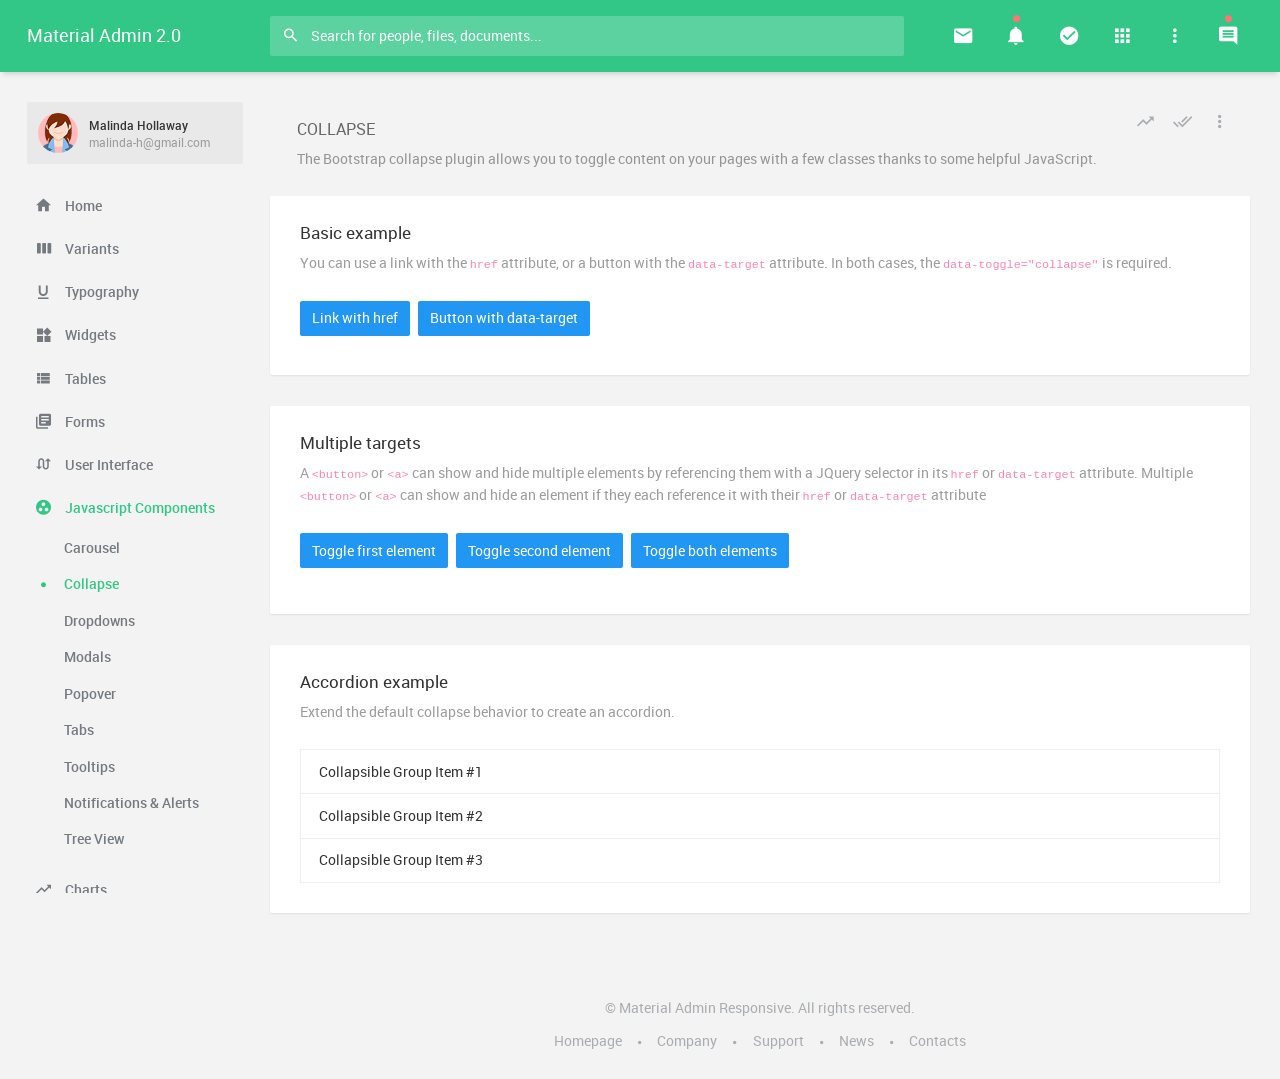
<file: TicketingSystemUI/wwwroot/collapse.html>
<!DOCTYPE html>
<html lang="en">
    <head>
        <meta charset="utf-8">
        <meta name="viewport" content="width=device-width, initial-scale=1, shrink-to-fit=no">

        <!-- Vendor styles -->
        <link rel="stylesheet" href="vendors/material-design-iconic-font/css/material-design-iconic-font.min.css">
        <link rel="stylesheet" href="vendors/animate.css/animate.min.css">
        <link rel="stylesheet" href="vendors/jquery-scrollbar/jquery.scrollbar.css">

        <!-- App styles -->
        <link rel="stylesheet" href="css/app.min.css">

        <!-- Demo -->
        <link rel="stylesheet" href="demo/css/demo.css">
    </head>

    <body data-ma-theme="green">
        <main class="main">
            <div class="page-loader">
                <div class="page-loader__spinner">
                    <svg viewBox="25 25 50 50">
                        <circle cx="50" cy="50" r="20" fill="none" stroke-width="2" stroke-miterlimit="10" />
                    </svg>
                </div>
            </div>

            <header class="header">
                <div class="navigation-trigger hidden-xl-up" data-ma-action="aside-open" data-ma-target=".sidebar">
                    <div class="navigation-trigger__inner">
                        <i class="navigation-trigger__line"></i>
                        <i class="navigation-trigger__line"></i>
                        <i class="navigation-trigger__line"></i>
                    </div>
                </div>

                <div class="header__logo hidden-sm-down">
                    <h1><a href="index.html">Material Admin 2.0</a></h1>
                </div>

                <form class="search">
                    <div class="search__inner">
                        <input type="text" class="search__text" placeholder="Search for people, files, documents...">
                        <i class="zmdi zmdi-search search__helper" data-ma-action="search-close"></i>
                    </div>
                </form>

                <ul class="top-nav">
                    <li class="hidden-xl-up"><a href="" data-ma-action="search-open"><i class="zmdi zmdi-search"></i></a></li>

                    <li class="dropdown">
                        <a href="" data-toggle="dropdown"><i class="zmdi zmdi-email"></i></a>
                        <div class="dropdown-menu dropdown-menu-right dropdown-menu--block">
                            <div class="listview listview--hover">
                                <div class="listview__header">
                                    Messages

                                    <div class="actions">
                                        <a href="messages.html" class="actions__item zmdi zmdi-plus"></a>
                                    </div>
                                </div>

                                <a href="" class="listview__item">
                                    <img src="demo/img/profile-pics/1.jpg" class="listview__img" alt="">

                                    <div class="listview__content">
                                        <div class="listview__heading">
                                            David Belle <small>12:01 PM</small>
                                        </div>
                                        <p>Cum sociis natoque penatibus et magnis dis parturient montes</p>
                                    </div>
                                </a>

                                <a href="" class="listview__item">
                                    <img src="demo/img/profile-pics/2.jpg" class="listview__img" alt="">

                                    <div class="listview__content">
                                        <div class="listview__heading">
                                            Jonathan Morris
                                            <small>02:45 PM</small>
                                        </div>
                                        <p>Nunc quis diam diamurabitur at dolor elementum, dictum turpis vel</p>
                                    </div>
                                </a>

                                <a href="" class="listview__item">
                                    <img src="demo/img/profile-pics/3.jpg" class="listview__img" alt="">

                                    <div class="listview__content">
                                        <div class="listview__heading">
                                            Fredric Mitchell Jr.
                                            <small>08:21 PM</small>
                                        </div>
                                        <p>Phasellus a ante et est ornare accumsan at vel magnauis blandit turpis at augue ultricies</p>
                                    </div>
                                </a>

                                <a href="" class="listview__item">
                                    <img src="demo/img/profile-pics/4.jpg" class="listview__img" alt="">

                                    <div class="listview__content">
                                        <div class="listview__heading">
                                            Glenn Jecobs
                                            <small>08:43 PM</small>
                                        </div>
                                        <p>Ut vitae lacus sem ellentesque maximus, nunc sit amet varius dignissim, dui est consectetur neque</p>
                                    </div>
                                </a>

                                <a href="" class="listview__item">
                                    <img src="demo/img/profile-pics/5.jpg" class="listview__img" alt="">

                                    <div class="listview__content">
                                        <div class="listview__heading">
                                            Bill Phillips
                                            <small>11:32 PM</small>
                                        </div>
                                        <p>Proin laoreet commodo eros id faucibus. Donec ligula quam, imperdiet vel ante placerat</p>
                                    </div>
                                </a>

                                <a href="" class="view-more">View all messages</a>
                            </div>
                        </div>
                    </li>

                    <li class="dropdown top-nav__notifications">
                        <a href="" data-toggle="dropdown" class="top-nav__notify">
                            <i class="zmdi zmdi-notifications"></i>
                        </a>
                        <div class="dropdown-menu dropdown-menu-right dropdown-menu--block">
                            <div class="listview listview--hover">
                                <div class="listview__header">
                                    Notifications

                                    <div class="actions">
                                        <a href="" class="actions__item zmdi zmdi-check-all" data-ma-action="notifications-clear"></a>
                                    </div>
                                </div>

                                <div class="listview__scroll scrollbar-inner">
                                    <a href="" class="listview__item">
                                        <img src="demo/img/profile-pics/1.jpg" class="listview__img" alt="">

                                        <div class="listview__content">
                                            <div class="listview__heading">David Belle</div>
                                            <p>Cum sociis natoque penatibus et magnis dis parturient montes</p>
                                        </div>
                                    </a>

                                    <a href="" class="listview__item">
                                        <img src="demo/img/profile-pics/2.jpg" class="listview__img" alt="">

                                        <div class="listview__content">
                                            <div class="listview__heading">Jonathan Morris</div>
                                            <p>Nunc quis diam diamurabitur at dolor elementum, dictum turpis vel</p>
                                        </div>
                                    </a>

                                    <a href="" class="listview__item">
                                        <img src="demo/img/profile-pics/3.jpg" class="listview__img" alt="">

                                        <div class="listview__content">
                                            <div class="listview__heading">Fredric Mitchell Jr.</div>
                                            <p>Phasellus a ante et est ornare accumsan at vel magnauis blandit turpis at augue ultricies</p>
                                        </div>
                                    </a>

                                    <a href="" class="listview__item">
                                        <img src="demo/img/profile-pics/4.jpg" class="listview__img" alt="">

                                        <div class="listview__content">
                                            <div class="listview__heading">Glenn Jecobs</div>
                                            <p>Ut vitae lacus sem ellentesque maximus, nunc sit amet varius dignissim, dui est consectetur neque</p>
                                        </div>
                                    </a>

                                    <a href="" class="listview__item">
                                        <img src="demo/img/profile-pics/5.jpg" class="listview__img" alt="">

                                        <div class="listview__content">
                                            <div class="listview__heading">Bill Phillips</div>
                                            <p>Proin laoreet commodo eros id faucibus. Donec ligula quam, imperdiet vel ante placerat</p>
                                        </div>
                                    </a>

                                    <a href="" class="listview__item">
                                        <img src="demo/img/profile-pics/1.jpg" class="listview__img" alt="">

                                        <div class="listview__content">
                                            <div class="listview__heading">David Belle</div>
                                            <p>Cum sociis natoque penatibus et magnis dis parturient montes</p>
                                        </div>
                                    </a>

                                    <a href="" class="listview__item">
                                        <img src="demo/img/profile-pics/2.jpg" class="listview__img" alt="">

                                        <div class="listview__content">
                                            <div class="listview__heading">Jonathan Morris</div>
                                            <p>Nunc quis diam diamurabitur at dolor elementum, dictum turpis vel</p>
                                        </div>
                                    </a>

                                    <a href="" class="listview__item">
                                        <img src="demo/img/profile-pics/3.jpg" class="listview__img" alt="">

                                        <div class="listview__content">
                                            <div class="listview__heading">Fredric Mitchell Jr.</div>
                                            <p>Phasellus a ante et est ornare accumsan at vel magnauis blandit turpis at augue ultricies</p>
                                        </div>
                                    </a>
                                </div>

                                <div class="p-1"></div>
                            </div>
                        </div>
                    </li>

                    <li class="dropdown hidden-xs-down">
                        <a href="" data-toggle="dropdown"><i class="zmdi zmdi-check-circle"></i></a>

                        <div class="dropdown-menu dropdown-menu-right dropdown-menu--block" role="menu">
                            <div class="listview listview--hover">
                                <div class="listview__header">Tasks</div>

                                <a href="" class="listview__item">
                                    <div class="listview__content">
                                        <div class="listview__heading mb-2">HTML5 Validation Report</div>

                                        <div class="progress">
                                            <div class="progress-bar" style="width: 75%" aria-valuenow="75" aria-valuemin="0" aria-valuemax="100"></div>
                                        </div>
                                    </div>
                                </a>

                                <a href="" class="listview__item">
                                    <div class="listview__content">
                                        <div class="listview__heading mb-2">Google Chrome Extension</div>

                                        <div class="progress">
                                            <div class="progress-bar bg-warning" style="width: 43%" aria-valuenow="43" aria-valuemin="0" aria-valuemax="100"></div>
                                        </div>
                                    </div>
                                </a>

                                <a href="" class="listview__item">
                                    <div class="listview__content">
                                        <div class="listview__heading mb-2">Social Intranet Projects</div>

                                        <div class="progress">
                                            <div class="progress-bar bg-success" style="width: 20%" aria-valuenow="20" aria-valuemin="0" aria-valuemax="100"></div>
                                        </div>
                                    </div>
                                </a>

                                <a href="" class="listview__item">
                                    <div class="listview__content">
                                        <div class="listview__heading mb-2">Bootstrap Admin Template</div>

                                        <div class="progress">
                                            <div class="progress-bar bg-info" style="width: 60%" aria-valuenow="60" aria-valuemin="0" aria-valuemax="100"></div>
                                        </div>
                                    </div>
                                </a>

                                <a href="" class="listview__item">
                                    <div class="listview__content">
                                        <div class="listview__heading mb-2">Youtube Client App</div>

                                        <div class="progress">
                                            <div class="progress-bar bg-danger" style="width: 80%" aria-valuenow="80" aria-valuemin="0" aria-valuemax="100"></div>
                                        </div>
                                    </div>
                                </a>

                                <a href="" class="view-more">View all tasks</a>
                            </div>
                        </div>
                    </li>

                    <li class="dropdown hidden-xs-down">
                        <a href="" data-toggle="dropdown"><i class="zmdi zmdi-apps"></i></a>

                        <div class="dropdown-menu dropdown-menu-right dropdown-menu--block" role="menu">
                            <div class="row app-shortcuts">
                                <a class="col-4 app-shortcuts__item" href="">
                                    <i class="zmdi zmdi-calendar"></i>
                                    <small class="">Calendar</small>
                                    <span class="app-shortcuts__helper bg-red"></span>
                                </a>
                                <a class="col-4 app-shortcuts__item" href="">
                                    <i class="zmdi zmdi-file-text"></i>
                                    <small class="">Files</small>
                                    <span class="app-shortcuts__helper bg-blue"></span>
                                </a>
                                <a class="col-4 app-shortcuts__item" href="">
                                    <i class="zmdi zmdi-email"></i>
                                    <small class="">Email</small>
                                    <span class="app-shortcuts__helper bg-teal"></span>
                                </a>
                                <a class="col-4 app-shortcuts__item" href="">
                                    <i class="zmdi zmdi-trending-up"></i>
                                    <small class="">Reports</small>
                                    <span class="app-shortcuts__helper bg-blue-grey"></span>
                                </a>
                                <a class="col-4 app-shortcuts__item" href="">
                                    <i class="zmdi zmdi-view-headline"></i>
                                    <small class="">News</small>
                                    <span class="app-shortcuts__helper bg-orange"></span>
                                </a>
                                <a class="col-4 app-shortcuts__item" href="">
                                    <i class="zmdi zmdi-image"></i>
                                    <small class="">Gallery</small>
                                    <span class="app-shortcuts__helper bg-light-green"></span>
                                </a>
                            </div>
                        </div>
                    </li>

                    <li class="dropdown hidden-xs-down">
                        <a href="" data-toggle="dropdown"><i class="zmdi zmdi-more-vert"></i></a>

                        <div class="dropdown-menu dropdown-menu-right">
                            <div class="dropdown-item theme-switch">
                                Theme Switch

                                <div class="btn-group btn-group-toggle btn-group--colors" data-toggle="buttons">
                                    <label class="btn bg-green active"><input type="radio" value="green" autocomplete="off" checked></label>
                                    <label class="btn bg-blue"><input type="radio" value="blue" autocomplete="off"></label>
                                    <label class="btn bg-red"><input type="radio" value="red" autocomplete="off"></label>
                                    <label class="btn bg-orange"><input type="radio" value="orange" autocomplete="off"></label>
                                    <label class="btn bg-teal"><input type="radio" value="teal" autocomplete="off"></label>

                                    <div class="clearfix mt-2"></div>

                                    <label class="btn bg-cyan"><input type="radio" value="cyan" autocomplete="off"></label>
                                    <label class="btn bg-blue-grey"><input type="radio" value="blue-grey" autocomplete="off"></label>
                                    <label class="btn bg-purple"><input type="radio" value="purple" autocomplete="off"></label>
                                    <label class="btn bg-indigo"><input type="radio" value="indigo" autocomplete="off"></label>
                                    <label class="btn bg-brown"><input type="radio" value="brown" autocomplete="off"></label>
                                </div>
                            </div>
                            <a href="" class="dropdown-item">Fullscreen</a>
                            <a href="" class="dropdown-item">Clear Local Storage</a>
                        </div>
                    </li>

                    <li class="hidden-xs-down">
                        <a href="" data-ma-action="aside-open" data-ma-target=".chat" class="top-nav__notify">
                            <i class="zmdi zmdi-comment-alt-text"></i>
                        </a>
                    </li>
                </ul>
            </header>

            <aside class="sidebar">
                <div class="scrollbar-inner">
                    <div class="user">
                        <div class="user__info" data-toggle="dropdown">
                            <img class="user__img" src="demo/img/profile-pics/8.jpg" alt="">
                            <div>
                                <div class="user__name">Malinda Hollaway</div>
                                <div class="user__email">malinda-h@gmail.com</div>
                            </div>
                        </div>

                        <div class="dropdown-menu">
                            <a class="dropdown-item" href="">View Profile</a>
                            <a class="dropdown-item" href="">Settings</a>
                            <a class="dropdown-item" href="">Logout</a>
                        </div>
                    </div>

                    <ul class="navigation">
                        <li><a href="index.html"><i class="zmdi zmdi-home"></i> Home</a></li>

                        <li class="navigation__sub">
                            <a href=""><i class="zmdi zmdi-view-week"></i> Variants</a>

                            <ul>
                                <li><a href="hidden-sidebar.html">Hidden Sidebar</a></li>
                                <li><a href="boxed-layout.html">Boxed Layout</a></li>
                                <li><a href="hidden-sidebar-boxed-layout.html">Boxed Layout with Hidden Sidebar</a></li>
                                <li><a href="top-navigation.html">Top Navigation</a></li>
                            </ul>
                        </li>

                        <li><a href="typography.html"><i class="zmdi zmdi-format-underlined"></i> Typography</a></li>

                        <li><a href="widgets.html"><i class="zmdi zmdi-widgets"></i> Widgets</a></li>

                        <li class="navigation__sub">
                            <a href=""><i class="zmdi zmdi-view-list"></i> Tables</a>

                            <ul>
                                <li><a href="html-table.html">HTML Table</a></li>
                                <li><a href="data-table.html">Data Table</a></li>
                            </ul>
                        </li>

                        <li class="navigation__sub">
                            <a href=""><i class="zmdi zmdi-collection-text"></i> Forms</a>

                            <ul>
                                <li><a href="form-elements.html">Basic Form Elements</a></li>
                                <li><a href="form-components.html">Form Components</a></li>
                                <li><a href="form-layouts.html">Form Layouts</a></li>
                                <li><a href="form-validation.html">Form Validation</a></li>
                            </ul>
                        </li>

                        <li class="navigation__sub">
                            <a href=""><i class="zmdi zmdi-swap-alt"></i> User Interface</a>

                            <ul>
                                <li><a href="colors.html">Colors</a></li>
                                <li><a href="css-animations.html">CSS Animations</a></li>
                                <li><a href="buttons.html">Buttons</a></li>
                                <li><a href="icons.html">Icons</a></li>
                                <li><a href="listview.html">Listview</a></li>
                                <li><a href="toolbars.html">Toolbars</a></li>
                                <li><a href="cards.html">Cards</a></li>
                                <li><a href="alerts.html">Alerts</a></li>
                                <li><a href="badges.html">Badges</a></li>
                                <li><a href="breadcrumbs.html">Bredcrumbs</a></li>
                                <li><a href="jumbotron.html">Jumbotron</a></li>
                                <li><a href="navs.html">Navs</a></li>
                                <li><a href="pagination.html">Pagination</a></li>
                                <li><a href="progress.html">Progress</a></li>
                            </ul>
                        </li>

                        <li class="navigation__sub navigation__sub--active navigation__sub--toggled">
                            <a href=""><i class="zmdi zmdi-group-work"></i> Javascript Components</a>

                            <ul class="navigation__sub">
                                <li><a href="carousel.html">Carousel</a></li>
                                <li class="navigation__active"><a href="collapse.html">Collapse</a></li>
                                <li><a href="dropdowns.html">Dropdowns</a></li>
                                <li><a href="modals.html">Modals</a></li>
                                <li><a href="popover.html">Popover</a></li>
                                <li><a href="tabs.html">Tabs</a></li>
                                <li><a href="tooltips.html">Tooltips</a></li>
                                <li><a href="notifications-alerts.html">Notifications & Alerts</a></li>
                                <li><a href="tree-view.html">Tree View</a></li>
                            </ul>
                        </li>

                        <li class="navigation__sub">
                            <a href=""><i class="zmdi zmdi-trending-up"></i> Charts</a>

                            <ul>
                                <li><a href="flot-charts.html">Flot</a></li>
                                <li><a href="other-charts.html">Other Charts</a></li>
                            </ul>
                        </li>

                        <li><a href="calendar.html"><i class="zmdi zmdi-calendar"></i> Calendar</a></li>

                        <li><a href="photo-gallery.html"><i class="zmdi zmdi-image"></i> Photo Gallery</a></li>

                        <li class="navigation__sub">
                            <a href=""><i class="zmdi zmdi-collection-item"></i> Sample Pages</a>

                            <ul>
                                <li><a href="profile-about.html">Profile</a></li>
                                <li><a href="messages.html">Messages</a></li>
                                <li><a href="contacts.html">Contacts</a></li>
                                <li><a href="new-contact.html">New Contact</a></li>
                                <li><a href="groups.html">Groups</a></li>
                                <li><a href="pricing-tables.html">Pricing Tables</a></li>
                                <li><a href="invoice.html">Invoice</a></li>
                                <li><a href="todo-lists.html">Todo Lists</a></li>
                                <li><a href="notes.html">Notes</a></li>
                                <li><a href="search-results.html">Search Results</a></li>
                                <li><a href="issue-tracker.html">Issue Tracker</a></li>
                                <li><a href="faq.html">FAQ</a></li>
                                <li><a href="team.html">Team</a></li>
                                <li><a href="blog.html">Blog</a></li>
                                <li><a href="blog-details.html">Blog Details</a></li>
                                <li><a href="questions-answers.html">Questions & Answers</a></li>
                                <li><a href="questions-answers-details.html">Questions & Answers Details</a></li>
                                <li><a href="login.html">Login & SignUp</a></li>
                                <li><a href="lockscreen.html">Lockscreen</a></li>
                                <li><a href="404.html">404</a></li>
                                <li><a href="empty.html">Empty Page</a></li>
                            </ul>
                        </li>
                    </ul>
                </div>
            </aside>

            <aside class="chat">
                <div class="chat__header">
                    <h2 class="chat__title">Chat <small>Currently 20 contacts online</small></h2>

                    <div class="chat__search">
                        <div class="form-group">
                            <input type="text" class="form-control" placeholder="Search...">
                            <i class="form-group__bar"></i>
                        </div>
                    </div>
                </div>

                <div class="scrollbar-inner">
                    <div class="listview listview--hover chat__buddies">
                        <a class="listview__item chat__available">
                            <img src="demo/img/profile-pics/7.jpg" class="listview__img" alt="">

                            <div class="listview__content">
                                <div class="listview__heading">Jeannette Lawson</div>
                                <p>hey, how are you doing.</p>
                            </div>
                        </a>

                        <a class="listview__item chat__available">
                            <img src="demo/img/profile-pics/5.jpg" class="listview__img" alt="">

                            <div class="listview__content">
                                <div class="listview__heading">Jeannette Lawson</div>
                                <p>hmm...</p>
                            </div>
                        </a>

                        <a class="listview__item chat__away">
                            <img src="demo/img/profile-pics/3.jpg" class="listview__img" alt="">

                            <div class="listview__content">
                                <div class="listview__heading">Jeannette Lawson</div>
                                <p>all good</p>
                            </div>
                        </a>

                        <a class="listview__item">
                            <img src="demo/img/profile-pics/8.jpg" class="listview__img" alt="">

                            <div class="listview__content">
                                <div class="listview__heading">Jeannette Lawson</div>
                                <p>morbi leo risus portaac consectetur vestibulum at eros.</p>
                            </div>
                        </a>

                        <a class="listview__item">
                            <img src="demo/img/profile-pics/6.jpg" class="listview__img" alt="">

                            <div class="listview__content">
                                <div class="listview__heading">Jeannette Lawson</div>
                                <p>fusce dapibus</p>
                            </div>
                        </a>

                        <a class="listview__item chat__busy">
                            <img src="demo/img/profile-pics/9.jpg" class="listview__img" alt="">

                            <div class="listview__content">
                                <div class="listview__heading">Jeannette Lawson</div>
                                <p>cras mattis consectetur purus sit amet fermentum.</p>
                            </div>
                        </a>
                    </div>
                </div>

                <a href="messages.html" class="btn btn--action btn-danger"><i class="zmdi zmdi-plus"></i></a>
            </aside>

            <section class="content">
                <div class="content__inner">
                    <header class="content__title">
                        <h1>Collapse</h1>
                        <small>The Bootstrap collapse plugin allows you to toggle content on your pages with a few classes thanks to some helpful JavaScript.</small>

                        <div class="actions">
                        <a href="" class="actions__item zmdi zmdi-trending-up"></a>
                        <a href="" class="actions__item zmdi zmdi-check-all"></a>

                        <div class="dropdown actions__item">
                            <i data-toggle="dropdown" class="zmdi zmdi-more-vert"></i>
                            <div class="dropdown-menu dropdown-menu-right">
                                <a href="" class="dropdown-item">Refresh</a>
                                <a href="" class="dropdown-item">Manage Widgets</a>
                                <a href="" class="dropdown-item">Settings</a>
                            </div>
                        </div>
                    </div>
                    </header>

                    <div class="card">
                        <div class="card-body">
                            <h2 class="card-title">Basic example</h2>
                            <h6 class="card-subtitle">You can use a link with the <code>href</code> attribute, or a button with the <code>data-target</code> attribute. In both cases, the <code>data-toggle="collapse"</code> is required.</h6>

                            <div class="btn-demo">
                                <a class="btn btn-primary" data-toggle="collapse" href="#collapseExample" role="button" aria-expanded="false" aria-controls="collapseExample">
                                    Link with href
                                </a>
                                <button class="btn btn-primary" type="button" data-toggle="collapse" data-target="#collapseExample" aria-expanded="false" aria-controls="collapseExample">
                                    Button with data-target
                                </button>
                            </div>
                            <div class="collapse mt-2" id="collapseExample">
                                Anim pariatur cliche reprehenderit, enim eiusmod high life accusamus terry richardson ad squid. Nihil anim keffiyeh helvetica, craft beer labore wes anderson cred nesciunt sapiente ea proident.
                            </div>
                        </div>
                    </div>

                    <div class="card">
                        <div class="card-body">
                            <h4 class="card-title">Multiple targets</h4>
                            <h6 class="card-subtitle">A <code>&lt;button&gt;</code> or <code>&lt;a&gt;</code> can show and hide multiple elements by referencing them with a JQuery selector in its <code>href</code> or <code>data-target</code> attribute. Multiple <code>&lt;button&gt;</code> or <code>&lt;a&gt;</code> can show and hide an element if they each reference it with their <code>href</code> or <code>data-target</code> attribute</h6>

                            <div class="btn-demo">
                                <a class="btn btn-primary" data-toggle="collapse" href="#multiCollapseExample1" aria-expanded="false" aria-controls="multiCollapseExample1">Toggle first element</a>
                                <button class="btn btn-primary" type="button" data-toggle="collapse" data-target="#multiCollapseExample2" aria-expanded="false" aria-controls="multiCollapseExample2">Toggle second element</button>
                                <button class="btn btn-primary" type="button" data-toggle="collapse" data-target=".multi-collapse" aria-expanded="false" aria-controls="multiCollapseExample1 multiCollapseExample2">Toggle both elements</button>
                            </div>

                            <div class="row mt-2">
                                <div class="col">
                                    <div class="collapse multi-collapse" id="multiCollapseExample1">
                                        Anim pariatur cliche reprehenderit, enim eiusmod high life accusamus terry richardson ad squid. Nihil anim keffiyeh helvetica, craft beer labore wes anderson cred nesciunt sapiente ea proident.
                                    </div>
                                </div>
                                <div class="col">
                                    <div class="collapse multi-collapse" id="multiCollapseExample2">
                                        Anim pariatur cliche reprehenderit, enim eiusmod high life accusamus terry richardson ad squid. Nihil anim keffiyeh helvetica, craft beer labore wes anderson cred nesciunt sapiente ea proident.
                                    </div>
                                </div>
                            </div>
                        </div>
                    </div>

                    <div class="card">
                        <div class="card-body">
                            <h4 class="card-title">Accordion example</h4>
                            <h6 class="card-subtitle">Extend the default collapse behavior to create an accordion.</h6>

                            <div class="accordion" role="tablist">
                                <div class="accordion__item">
                                    <div class="accordion__title" data-toggle="collapse" data-target="#collapseOne">Collapsible Group Item #1</div>

                                    <div id="collapseOne" class="collapse" data-parent="#accordion">
                                        <div class="accordion__content">
                                            Anim pariatur cliche reprehenderit, enim eiusmod high life accusamus terry richardson ad squid. 3 wolf moon officia aute, non cupidatat skateboard dolor brunch. Food truck quinoa nesciunt laborum eiusmod. Brunch 3 wolf moon tempor, sunt aliqua put a bird on it squid single-origin coffee nulla assumenda shoreditch et. Nihil anim keffiyeh helvetica, craft beer labore wes anderson cred nesciunt sapiente ea proident. Ad vegan excepteur butcher vice lomo. Leggings occaecat craft beer farm-to-table, raw denim aesthetic synth nesciunt you probably haven't heard of them accusamus labore sustainable VHS.
                                        </div>
                                    </div>
                                </div>

                                <div class="accordion__item">
                                    <div class="collapsed accordion__title" data-toggle="collapse" data-target="#collapseTwo">Collapsible Group Item #2</div>

                                    <div id="collapseTwo" class="collapse" data-parent="#accordion">
                                        <div class="accordion__content">
                                            Anim pariatur cliche reprehenderit, enim eiusmod high life accusamus terry richardson ad squid. 3 wolf moon officia aute, non cupidatat skateboard dolor brunch. Food truck quinoa nesciunt laborum eiusmod. Brunch 3 wolf moon tempor, sunt aliqua put a bird on it squid single-origin coffee nulla assumenda shoreditch et. Nihil anim keffiyeh helvetica, craft beer labore wes anderson cred nesciunt sapiente ea proident. Ad vegan excepteur butcher vice lomo. Leggings occaecat craft beer farm-to-table, raw denim aesthetic synth nesciunt you probably haven't heard of them accusamus labore sustainable VHS.
                                        </div>
                                    </div>
                                </div>

                                <div class="accordion__item">
                                    <div class="collapsed accordion__title" data-toggle="collapse" data-target="#collapseThree">Collapsible Group Item #3</div>

                                    <div id="collapseThree" class="collapse" data-parent="#accordion">
                                        <div class="accordion__content">
                                            Anim pariatur cliche reprehenderit, enim eiusmod high life accusamus terry richardson ad squid. 3 wolf moon officia aute, non cupidatat skateboard dolor brunch. Food truck quinoa nesciunt laborum eiusmod. Brunch 3 wolf moon tempor, sunt aliqua put a bird on it squid single-origin coffee nulla assumenda shoreditch et. Nihil anim keffiyeh helvetica, craft beer labore wes anderson cred nesciunt sapiente ea proident. Ad vegan excepteur butcher vice lomo. Leggings occaecat craft beer farm-to-table, raw denim aesthetic synth nesciunt you probably haven't heard of them accusamus labore sustainable VHS.
                                        </div>
                                    </div>
                                </div>
                            </div>
                        </div>
                    </div>
                </div>

                <footer class="footer hidden-xs-down">
                    <p>© Material Admin Responsive. All rights reserved.</p>

                    <ul class="nav footer__nav">
                        <a class="nav-link" href="">Homepage</a>

                        <a class="nav-link" href="">Company</a>

                        <a class="nav-link" href="">Support</a>

                        <a class="nav-link" href="">News</a>

                        <a class="nav-link" href="">Contacts</a>
                    </ul>
                </footer>
            </section>
        </main>

        <!-- Older IE warning message -->
            <!--[if IE]>
                <div class="ie-warning">
                    <h1>Warning!!</h1>
                    <p>You are using an outdated version of Internet Explorer, please upgrade to any of the following web browsers to access this website.</p>

                    <div class="ie-warning__downloads">
                        <a href="http://www.google.com/chrome">
                            <img src="img/browsers/chrome.png" alt="">
                        </a>

                        <a href="https://www.mozilla.org/en-US/firefox/new">
                            <img src="img/browsers/firefox.png" alt="">
                        </a>

                        <a href="http://www.opera.com">
                            <img src="img/browsers/opera.png" alt="">
                        </a>

                        <a href="https://support.apple.com/downloads/safari">
                            <img src="img/browsers/safari.png" alt="">
                        </a>

                        <a href="https://www.microsoft.com/en-us/windows/microsoft-edge">
                            <img src="img/browsers/edge.png" alt="">
                        </a>

                        <a href="http://windows.microsoft.com/en-us/internet-explorer/download-ie">
                            <img src="img/browsers/ie.png" alt="">
                        </a>
                    </div>
                    <p>Sorry for the inconvenience!</p>
                </div>
            <![endif]-->

        <!-- Javascript -->
        <!-- Vendors -->
        <script src="vendors/jquery/jquery.min.js"></script>
        <script src="vendors/popper.js/popper.min.js"></script>
        <script src="vendors/bootstrap/js/bootstrap.min.js"></script>
        <script src="vendors/jquery-scrollbar/jquery.scrollbar.min.js"></script>
        <script src="vendors/jquery-scrollLock/jquery-scrollLock.min.js"></script>

        <!-- App functions and actions -->
        <script src="js/app.min.js"></script>
    </body>
</html>
</file>
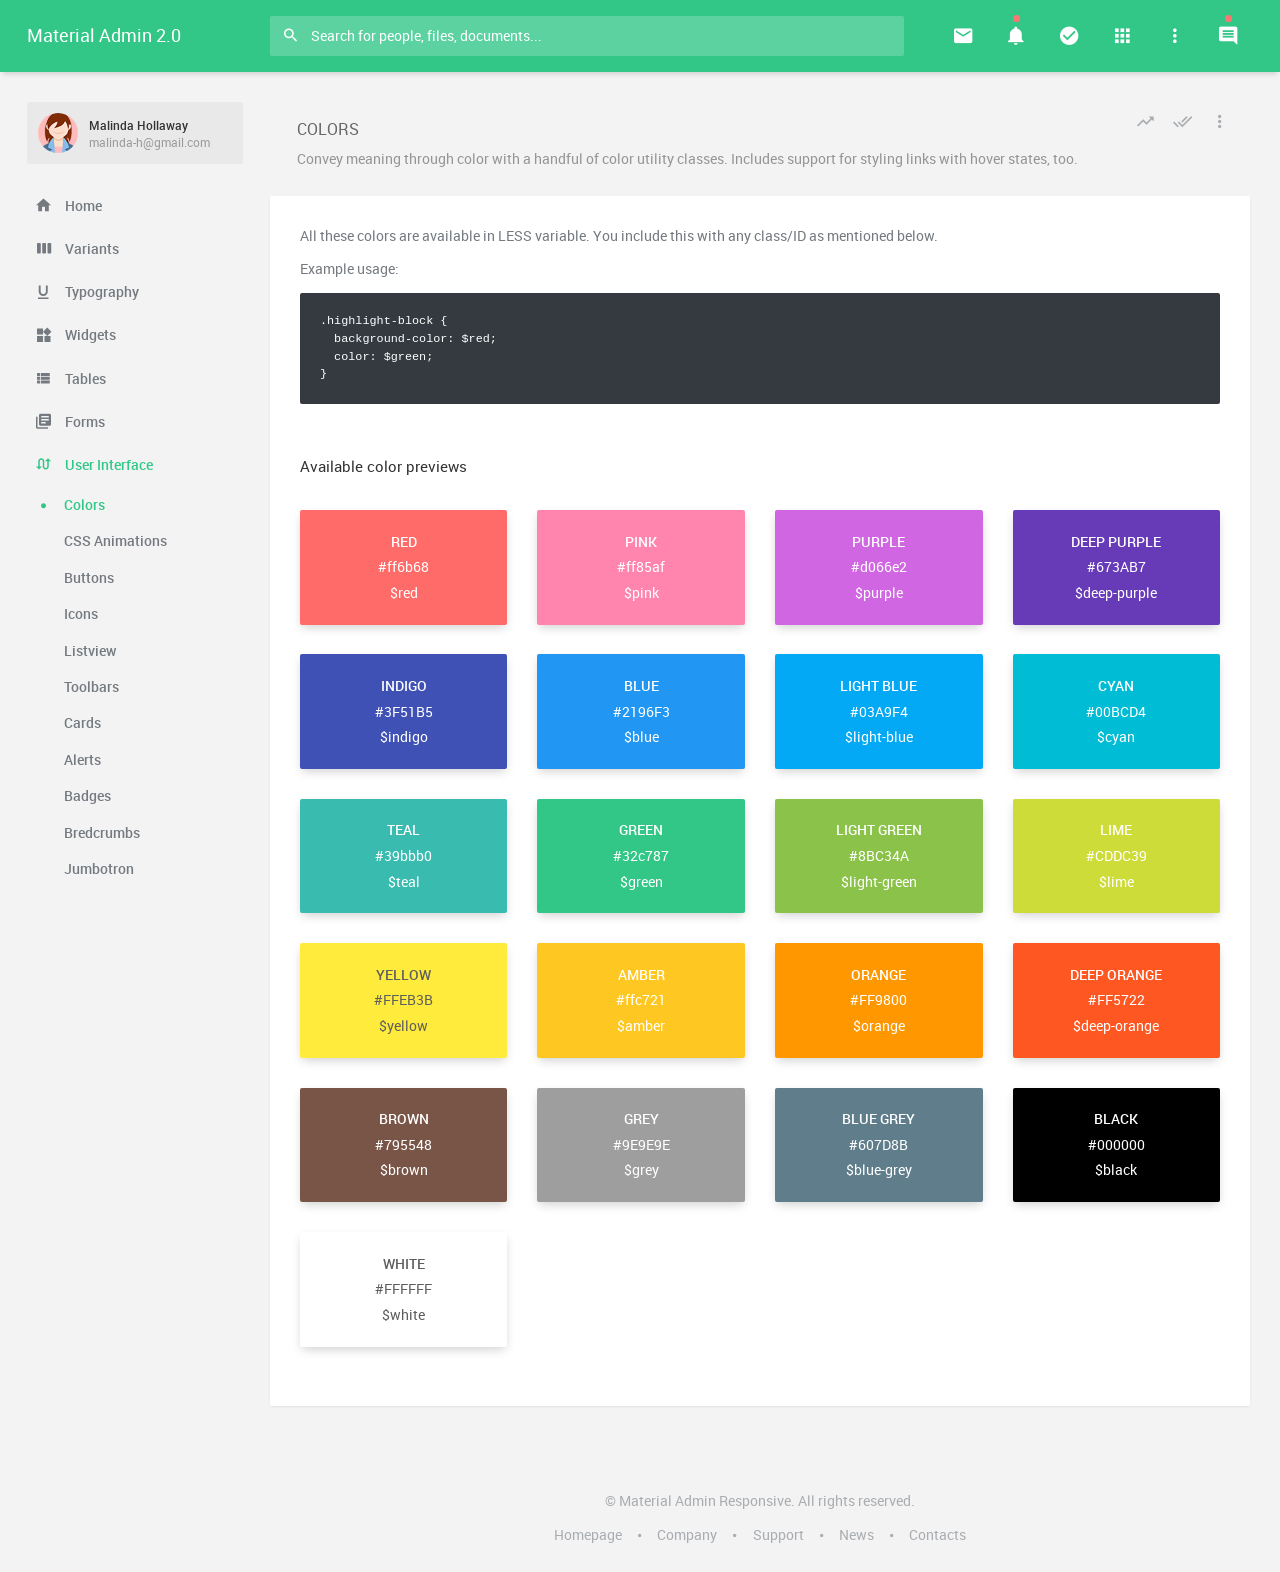
<file: TicketingSystemUI/wwwroot/colors.html>
<!DOCTYPE html>
<html lang="en">
    <head>
        <meta charset="utf-8">
        <meta name="viewport" content="width=device-width, initial-scale=1, shrink-to-fit=no">

        <!-- Vendor styles -->
        <link rel="stylesheet" href="vendors/material-design-iconic-font/css/material-design-iconic-font.min.css">
        <link rel="stylesheet" href="vendors/animate.css/animate.min.css">
        <link rel="stylesheet" href="vendors/jquery-scrollbar/jquery.scrollbar.css">

        <!-- App styles -->
        <link rel="stylesheet" href="css/app.min.css">

        <!-- Demo -->
        <link rel="stylesheet" href="demo/css/demo.css">
    </head>

    <body data-ma-theme="green">
        <main class="main">
            <div class="page-loader">
                <div class="page-loader__spinner">
                    <svg viewBox="25 25 50 50">
                        <circle cx="50" cy="50" r="20" fill="none" stroke-width="2" stroke-miterlimit="10" />
                    </svg>
                </div>
            </div>

            <header class="header">
                <div class="navigation-trigger hidden-xl-up" data-ma-action="aside-open" data-ma-target=".sidebar">
                    <div class="navigation-trigger__inner">
                        <i class="navigation-trigger__line"></i>
                        <i class="navigation-trigger__line"></i>
                        <i class="navigation-trigger__line"></i>
                    </div>
                </div>

                <div class="header__logo hidden-sm-down">
                    <h1><a href="index.html">Material Admin 2.0</a></h1>
                </div>

                <form class="search">
                    <div class="search__inner">
                        <input type="text" class="search__text" placeholder="Search for people, files, documents...">
                        <i class="zmdi zmdi-search search__helper" data-ma-action="search-close"></i>
                    </div>
                </form>

                <ul class="top-nav">
                    <li class="hidden-xl-up"><a href="" data-ma-action="search-open"><i class="zmdi zmdi-search"></i></a></li>

                    <li class="dropdown">
                        <a href="" data-toggle="dropdown"><i class="zmdi zmdi-email"></i></a>
                        <div class="dropdown-menu dropdown-menu-right dropdown-menu--block">
                            <div class="listview listview--hover">
                                <div class="listview__header">
                                    Messages

                                    <div class="actions">
                                        <a href="messages.html" class="actions__item zmdi zmdi-plus"></a>
                                    </div>
                                </div>

                                <a href="" class="listview__item">
                                    <img src="demo/img/profile-pics/1.jpg" class="listview__img" alt="">

                                    <div class="listview__content">
                                        <div class="listview__heading">
                                            David Belle <small>12:01 PM</small>
                                        </div>
                                        <p>Cum sociis natoque penatibus et magnis dis parturient montes</p>
                                    </div>
                                </a>

                                <a href="" class="listview__item">
                                    <img src="demo/img/profile-pics/2.jpg" class="listview__img" alt="">

                                    <div class="listview__content">
                                        <div class="listview__heading">
                                            Jonathan Morris
                                            <small>02:45 PM</small>
                                        </div>
                                        <p>Nunc quis diam diamurabitur at dolor elementum, dictum turpis vel</p>
                                    </div>
                                </a>

                                <a href="" class="listview__item">
                                    <img src="demo/img/profile-pics/3.jpg" class="listview__img" alt="">

                                    <div class="listview__content">
                                        <div class="listview__heading">
                                            Fredric Mitchell Jr.
                                            <small>08:21 PM</small>
                                        </div>
                                        <p>Phasellus a ante et est ornare accumsan at vel magnauis blandit turpis at augue ultricies</p>
                                    </div>
                                </a>

                                <a href="" class="listview__item">
                                    <img src="demo/img/profile-pics/4.jpg" class="listview__img" alt="">

                                    <div class="listview__content">
                                        <div class="listview__heading">
                                            Glenn Jecobs
                                            <small>08:43 PM</small>
                                        </div>
                                        <p>Ut vitae lacus sem ellentesque maximus, nunc sit amet varius dignissim, dui est consectetur neque</p>
                                    </div>
                                </a>

                                <a href="" class="listview__item">
                                    <img src="demo/img/profile-pics/5.jpg" class="listview__img" alt="">

                                    <div class="listview__content">
                                        <div class="listview__heading">
                                            Bill Phillips
                                            <small>11:32 PM</small>
                                        </div>
                                        <p>Proin laoreet commodo eros id faucibus. Donec ligula quam, imperdiet vel ante placerat</p>
                                    </div>
                                </a>

                                <a href="" class="view-more">View all messages</a>
                            </div>
                        </div>
                    </li>

                    <li class="dropdown top-nav__notifications">
                        <a href="" data-toggle="dropdown" class="top-nav__notify">
                            <i class="zmdi zmdi-notifications"></i>
                        </a>
                        <div class="dropdown-menu dropdown-menu-right dropdown-menu--block">
                            <div class="listview listview--hover">
                                <div class="listview__header">
                                    Notifications

                                    <div class="actions">
                                        <a href="" class="actions__item zmdi zmdi-check-all" data-ma-action="notifications-clear"></a>
                                    </div>
                                </div>

                                <div class="listview__scroll scrollbar-inner">
                                    <a href="" class="listview__item">
                                        <img src="demo/img/profile-pics/1.jpg" class="listview__img" alt="">

                                        <div class="listview__content">
                                            <div class="listview__heading">David Belle</div>
                                            <p>Cum sociis natoque penatibus et magnis dis parturient montes</p>
                                        </div>
                                    </a>

                                    <a href="" class="listview__item">
                                        <img src="demo/img/profile-pics/2.jpg" class="listview__img" alt="">

                                        <div class="listview__content">
                                            <div class="listview__heading">Jonathan Morris</div>
                                            <p>Nunc quis diam diamurabitur at dolor elementum, dictum turpis vel</p>
                                        </div>
                                    </a>

                                    <a href="" class="listview__item">
                                        <img src="demo/img/profile-pics/3.jpg" class="listview__img" alt="">

                                        <div class="listview__content">
                                            <div class="listview__heading">Fredric Mitchell Jr.</div>
                                            <p>Phasellus a ante et est ornare accumsan at vel magnauis blandit turpis at augue ultricies</p>
                                        </div>
                                    </a>

                                    <a href="" class="listview__item">
                                        <img src="demo/img/profile-pics/4.jpg" class="listview__img" alt="">

                                        <div class="listview__content">
                                            <div class="listview__heading">Glenn Jecobs</div>
                                            <p>Ut vitae lacus sem ellentesque maximus, nunc sit amet varius dignissim, dui est consectetur neque</p>
                                        </div>
                                    </a>

                                    <a href="" class="listview__item">
                                        <img src="demo/img/profile-pics/5.jpg" class="listview__img" alt="">

                                        <div class="listview__content">
                                            <div class="listview__heading">Bill Phillips</div>
                                            <p>Proin laoreet commodo eros id faucibus. Donec ligula quam, imperdiet vel ante placerat</p>
                                        </div>
                                    </a>

                                    <a href="" class="listview__item">
                                        <img src="demo/img/profile-pics/1.jpg" class="listview__img" alt="">

                                        <div class="listview__content">
                                            <div class="listview__heading">David Belle</div>
                                            <p>Cum sociis natoque penatibus et magnis dis parturient montes</p>
                                        </div>
                                    </a>

                                    <a href="" class="listview__item">
                                        <img src="demo/img/profile-pics/2.jpg" class="listview__img" alt="">

                                        <div class="listview__content">
                                            <div class="listview__heading">Jonathan Morris</div>
                                            <p>Nunc quis diam diamurabitur at dolor elementum, dictum turpis vel</p>
                                        </div>
                                    </a>

                                    <a href="" class="listview__item">
                                        <img src="demo/img/profile-pics/3.jpg" class="listview__img" alt="">

                                        <div class="listview__content">
                                            <div class="listview__heading">Fredric Mitchell Jr.</div>
                                            <p>Phasellus a ante et est ornare accumsan at vel magnauis blandit turpis at augue ultricies</p>
                                        </div>
                                    </a>
                                </div>

                                <div class="p-1"></div>
                            </div>
                        </div>
                    </li>

                    <li class="dropdown hidden-xs-down">
                        <a href="" data-toggle="dropdown"><i class="zmdi zmdi-check-circle"></i></a>

                        <div class="dropdown-menu dropdown-menu-right dropdown-menu--block" role="menu">
                            <div class="listview listview--hover">
                                <div class="listview__header">Tasks</div>

                                <a href="" class="listview__item">
                                    <div class="listview__content">
                                        <div class="listview__heading mb-2">HTML5 Validation Report</div>

                                        <div class="progress">
                                            <div class="progress-bar" style="width: 75%" aria-valuenow="75" aria-valuemin="0" aria-valuemax="100"></div>
                                        </div>
                                    </div>
                                </a>

                                <a href="" class="listview__item">
                                    <div class="listview__content">
                                        <div class="listview__heading mb-2">Google Chrome Extension</div>

                                        <div class="progress">
                                            <div class="progress-bar bg-warning" style="width: 43%" aria-valuenow="43" aria-valuemin="0" aria-valuemax="100"></div>
                                        </div>
                                    </div>
                                </a>

                                <a href="" class="listview__item">
                                    <div class="listview__content">
                                        <div class="listview__heading mb-2">Social Intranet Projects</div>

                                        <div class="progress">
                                            <div class="progress-bar bg-success" style="width: 20%" aria-valuenow="20" aria-valuemin="0" aria-valuemax="100"></div>
                                        </div>
                                    </div>
                                </a>

                                <a href="" class="listview__item">
                                    <div class="listview__content">
                                        <div class="listview__heading mb-2">Bootstrap Admin Template</div>

                                        <div class="progress">
                                            <div class="progress-bar bg-info" style="width: 60%" aria-valuenow="60" aria-valuemin="0" aria-valuemax="100"></div>
                                        </div>
                                    </div>
                                </a>

                                <a href="" class="listview__item">
                                    <div class="listview__content">
                                        <div class="listview__heading mb-2">Youtube Client App</div>

                                        <div class="progress">
                                            <div class="progress-bar bg-danger" style="width: 80%" aria-valuenow="80" aria-valuemin="0" aria-valuemax="100"></div>
                                        </div>
                                    </div>
                                </a>

                                <a href="" class="view-more">View all tasks</a>
                            </div>
                        </div>
                    </li>

                    <li class="dropdown hidden-xs-down">
                        <a href="" data-toggle="dropdown"><i class="zmdi zmdi-apps"></i></a>

                        <div class="dropdown-menu dropdown-menu-right dropdown-menu--block" role="menu">
                            <div class="row app-shortcuts">
                                <a class="col-4 app-shortcuts__item" href="">
                                    <i class="zmdi zmdi-calendar"></i>
                                    <small class="">Calendar</small>
                                    <span class="app-shortcuts__helper bg-red"></span>
                                </a>
                                <a class="col-4 app-shortcuts__item" href="">
                                    <i class="zmdi zmdi-file-text"></i>
                                    <small class="">Files</small>
                                    <span class="app-shortcuts__helper bg-blue"></span>
                                </a>
                                <a class="col-4 app-shortcuts__item" href="">
                                    <i class="zmdi zmdi-email"></i>
                                    <small class="">Email</small>
                                    <span class="app-shortcuts__helper bg-teal"></span>
                                </a>
                                <a class="col-4 app-shortcuts__item" href="">
                                    <i class="zmdi zmdi-trending-up"></i>
                                    <small class="">Reports</small>
                                    <span class="app-shortcuts__helper bg-blue-grey"></span>
                                </a>
                                <a class="col-4 app-shortcuts__item" href="">
                                    <i class="zmdi zmdi-view-headline"></i>
                                    <small class="">News</small>
                                    <span class="app-shortcuts__helper bg-orange"></span>
                                </a>
                                <a class="col-4 app-shortcuts__item" href="">
                                    <i class="zmdi zmdi-image"></i>
                                    <small class="">Gallery</small>
                                    <span class="app-shortcuts__helper bg-light-green"></span>
                                </a>
                            </div>
                        </div>
                    </li>

                    <li class="dropdown hidden-xs-down">
                        <a href="" data-toggle="dropdown"><i class="zmdi zmdi-more-vert"></i></a>

                        <div class="dropdown-menu dropdown-menu-right">
                            <div class="dropdown-item theme-switch">
                                Theme Switch

                                <div class="btn-group btn-group-toggle btn-group--colors" data-toggle="buttons">
                                    <label class="btn bg-green active"><input type="radio" value="green" autocomplete="off" checked></label>
                                    <label class="btn bg-blue"><input type="radio" value="blue" autocomplete="off"></label>
                                    <label class="btn bg-red"><input type="radio" value="red" autocomplete="off"></label>
                                    <label class="btn bg-orange"><input type="radio" value="orange" autocomplete="off"></label>
                                    <label class="btn bg-teal"><input type="radio" value="teal" autocomplete="off"></label>

                                    <div class="clearfix mt-2"></div>

                                    <label class="btn bg-cyan"><input type="radio" value="cyan" autocomplete="off"></label>
                                    <label class="btn bg-blue-grey"><input type="radio" value="blue-grey" autocomplete="off"></label>
                                    <label class="btn bg-purple"><input type="radio" value="purple" autocomplete="off"></label>
                                    <label class="btn bg-indigo"><input type="radio" value="indigo" autocomplete="off"></label>
                                    <label class="btn bg-brown"><input type="radio" value="brown" autocomplete="off"></label>
                                </div>
                            </div>
                            <a href="" class="dropdown-item">Fullscreen</a>
                            <a href="" class="dropdown-item">Clear Local Storage</a>
                        </div>
                    </li>

                    <li class="hidden-xs-down">
                        <a href="" data-ma-action="aside-open" data-ma-target=".chat" class="top-nav__notify">
                            <i class="zmdi zmdi-comment-alt-text"></i>
                        </a>
                    </li>
                </ul>
            </header>

            <aside class="sidebar">
                <div class="scrollbar-inner">
                    <div class="user">
                        <div class="user__info" data-toggle="dropdown">
                            <img class="user__img" src="demo/img/profile-pics/8.jpg" alt="">
                            <div>
                                <div class="user__name">Malinda Hollaway</div>
                                <div class="user__email">malinda-h@gmail.com</div>
                            </div>
                        </div>

                        <div class="dropdown-menu">
                            <a class="dropdown-item" href="">View Profile</a>
                            <a class="dropdown-item" href="">Settings</a>
                            <a class="dropdown-item" href="">Logout</a>
                        </div>
                    </div>

                    <ul class="navigation">
                        <li><a href="index.html"><i class="zmdi zmdi-home"></i> Home</a></li>

                        <li class="navigation__sub">
                            <a href=""><i class="zmdi zmdi-view-week"></i> Variants</a>

                            <ul>
                                <li><a href="hidden-sidebar.html">Hidden Sidebar</a></li>
                                <li><a href="boxed-layout.html">Boxed Layout</a></li>
                                <li><a href="hidden-sidebar-boxed-layout.html">Boxed Layout with Hidden Sidebar</a></li>
                                <li><a href="top-navigation.html">Top Navigation</a></li>
                            </ul>
                        </li>

                        <li><a href="typography.html"><i class="zmdi zmdi-format-underlined"></i> Typography</a></li>

                        <li><a href="widgets.html"><i class="zmdi zmdi-widgets"></i> Widgets</a></li>

                        <li class="navigation__sub">
                            <a href=""><i class="zmdi zmdi-view-list"></i> Tables</a>

                            <ul>
                                <li><a href="html-table.html">HTML Table</a></li>
                                <li><a href="data-table.html">Data Table</a></li>
                            </ul>
                        </li>

                        <li class="navigation__sub">
                            <a href=""><i class="zmdi zmdi-collection-text"></i> Forms</a>

                            <ul>
                                <li><a href="form-elements.html">Basic Form Elements</a></li>
                                <li><a href="form-components.html">Form Components</a></li>
                                <li><a href="form-layouts.html">Form Layouts</a></li>
                                <li><a href="form-validation.html">Form Validation</a></li>
                            </ul>
                        </li>

                        <li class="navigation__sub navigation__sub--active navigation__sub--toggled">
                            <a href=""><i class="zmdi zmdi-swap-alt"></i> User Interface</a>

                            <ul>
                                <li class="navigation__active"><a href="colors.html">Colors</a></li>
                                <li><a href="css-animations.html">CSS Animations</a></li>
                                <li><a href="buttons.html">Buttons</a></li>
                                <li><a href="icons.html">Icons</a></li>
                                <li><a href="listview.html">Listview</a></li>
                                <li><a href="toolbars.html">Toolbars</a></li>
                                <li><a href="cards.html">Cards</a></li>
                                <li><a href="alerts.html">Alerts</a></li>
                                <li><a href="badges.html">Badges</a></li>
                                <li><a href="breadcrumbs.html">Bredcrumbs</a></li>
                                <li><a href="jumbotron.html">Jumbotron</a></li>
                                <li><a href="navs.html">Navs</a></li>
                                <li><a href="pagination.html">Pagination</a></li>
                                <li><a href="progress.html">Progress</a></li>
                            </ul>
                        </li>

                        <li class="navigation__sub">
                            <a href=""><i class="zmdi zmdi-group-work"></i> Javascript Components</a>

                            <ul class="navigation__sub">
                                <li><a href="carousel.html">Carousel</a></li>
                                <li><a href="collapse.html">Collapse</a></li>
                                <li><a href="dropdowns.html">Dropdowns</a></li>
                                <li><a href="modals.html">Modals</a></li>
                                <li><a href="popover.html">Popover</a></li>
                                <li><a href="tabs.html">Tabs</a></li>
                                <li><a href="tooltips.html">Tooltips</a></li>
                                <li><a href="notifications-alerts.html">Notifications & Alerts</a></li>
                                <li><a href="tree-view.html">Tree View</a></li>
                            </ul>
                        </li>

                        <li class="navigation__sub">
                            <a href=""><i class="zmdi zmdi-trending-up"></i> Charts</a>

                            <ul>
                                <li><a href="flot-charts.html">Flot</a></li>
                                <li><a href="other-charts.html">Other Charts</a></li>
                            </ul>
                        </li>

                        <li><a href="calendar.html"><i class="zmdi zmdi-calendar"></i> Calendar</a></li>

                        <li><a href="photo-gallery.html"><i class="zmdi zmdi-image"></i> Photo Gallery</a></li>

                        <li class="navigation__sub">
                            <a href=""><i class="zmdi zmdi-collection-item"></i> Sample Pages</a>

                            <ul>
                                <li><a href="profile-about.html">Profile</a></li>
                                <li><a href="messages.html">Messages</a></li>
                                <li><a href="contacts.html">Contacts</a></li>
                                <li><a href="new-contact.html">New Contact</a></li>
                                <li><a href="groups.html">Groups</a></li>
                                <li><a href="pricing-tables.html">Pricing Tables</a></li>
                                <li><a href="invoice.html">Invoice</a></li>
                                <li><a href="todo-lists.html">Todo Lists</a></li>
                                <li><a href="notes.html">Notes</a></li>
                                <li><a href="search-results.html">Search Results</a></li>
                                <li><a href="issue-tracker.html">Issue Tracker</a></li>
                                <li><a href="faq.html">FAQ</a></li>
                                <li><a href="team.html">Team</a></li>
                                <li><a href="blog.html">Blog</a></li>
                                <li><a href="blog-details.html">Blog Details</a></li>
                                <li><a href="questions-answers.html">Questions & Answers</a></li>
                                <li><a href="questions-answers-details.html">Questions & Answers Details</a></li>
                                <li><a href="login.html">Login & SignUp</a></li>
                                <li><a href="lockscreen.html">Lockscreen</a></li>
                                <li><a href="404.html">404</a></li>
                                <li><a href="empty.html">Empty Page</a></li>
                            </ul>
                        </li>
                    </ul>
                </div>
            </aside>

            <aside class="chat">
                <div class="chat__header">
                    <h2 class="chat__title">Chat <small>Currently 20 contacts online</small></h2>

                    <div class="chat__search">
                        <div class="form-group">
                            <input type="text" class="form-control" placeholder="Search...">
                            <i class="form-group__bar"></i>
                        </div>
                    </div>
                </div>

                <div class="scrollbar-inner">
                    <div class="listview listview--hover chat__buddies">
                        <a class="listview__item chat__available">
                            <img src="demo/img/profile-pics/7.jpg" class="listview__img" alt="">

                            <div class="listview__content">
                                <div class="listview__heading">Jeannette Lawson</div>
                                <p>hey, how are you doing.</p>
                            </div>
                        </a>

                        <a class="listview__item chat__available">
                            <img src="demo/img/profile-pics/5.jpg" class="listview__img" alt="">

                            <div class="listview__content">
                                <div class="listview__heading">Jeannette Lawson</div>
                                <p>hmm...</p>
                            </div>
                        </a>

                        <a class="listview__item chat__away">
                            <img src="demo/img/profile-pics/3.jpg" class="listview__img" alt="">

                            <div class="listview__content">
                                <div class="listview__heading">Jeannette Lawson</div>
                                <p>all good</p>
                            </div>
                        </a>

                        <a class="listview__item">
                            <img src="demo/img/profile-pics/8.jpg" class="listview__img" alt="">

                            <div class="listview__content">
                                <div class="listview__heading">Jeannette Lawson</div>
                                <p>morbi leo risus portaac consectetur vestibulum at eros.</p>
                            </div>
                        </a>

                        <a class="listview__item">
                            <img src="demo/img/profile-pics/6.jpg" class="listview__img" alt="">

                            <div class="listview__content">
                                <div class="listview__heading">Jeannette Lawson</div>
                                <p>fusce dapibus</p>
                            </div>
                        </a>

                        <a class="listview__item chat__busy">
                            <img src="demo/img/profile-pics/9.jpg" class="listview__img" alt="">

                            <div class="listview__content">
                                <div class="listview__heading">Jeannette Lawson</div>
                                <p>cras mattis consectetur purus sit amet fermentum.</p>
                            </div>
                        </a>
                    </div>
                </div>

                <a href="messages.html" class="btn btn--action btn-danger"><i class="zmdi zmdi-plus"></i></a>
            </aside>

            <section class="content">
                <header class="content__title">
                    <h1>Colors</h1>
                    <small>Convey meaning through color with a handful of color utility classes. Includes support for styling links with hover states, too.</small>

                    <div class="actions">
                        <a href="" class="actions__item zmdi zmdi-trending-up"></a>
                        <a href="" class="actions__item zmdi zmdi-check-all"></a>

                        <div class="dropdown actions__item">
                            <i data-toggle="dropdown" class="zmdi zmdi-more-vert"></i>
                            <div class="dropdown-menu dropdown-menu-right">
                                <a href="" class="dropdown-item">Refresh</a>
                                <a href="" class="dropdown-item">Manage Widgets</a>
                                <a href="" class="dropdown-item">Settings</a>
                            </div>
                        </div>
                    </div>
                </header>

                <div class="card">
                    <div class="card-body">
                        <p>All these colors are available in LESS variable. You include this with any class/ID as mentioned below.</p>

                        <p>Example usage:</p>

                        <pre><code>.highlight-block {
  background-color: $red;
  color: $green;
}</code></pre>

                        <br>
                        <br>

                        <h3 class="card-body__title">Available color previews</h3>

                        <br>

                        <div class="row">
                            <div class="col-sm-3 col-xs-6">
                                <div class="color-demo" style="background-color: #ff6b68;">
                                    <div class="color-demo__color">Red</div>
                                    <div class="color-demo__hex">#ff6b68</div>
                                    <div class="color-demo__var">$red</div>
                                </div>
                            </div>

                            <div class="col-sm-3 col-xs-6">
                                <div class="color-demo" style="background-color: #ff85af;">
                                    <div class="color-demo__color">Pink</div>
                                    <div class="color-demo__hex">#ff85af</div>
                                    <div class="color-demo__var">$pink</div>
                                </div>
                            </div>

                            <div class="col-sm-3 col-xs-6">
                                <div class="color-demo" style="background-color: #d066e2;">
                                    <div class="color-demo__color">Purple</div>
                                    <div class="color-demo__hex">#d066e2</div>
                                    <div class="color-demo__var">$purple</div>
                                </div>
                            </div>

                            <div class="col-sm-3 col-xs-6">
                                <div class="color-demo" style="background-color: #673AB7;">
                                    <div class="color-demo__color">Deep Purple</div>
                                    <div class="color-demo__hex">#673AB7</div>
                                    <div class="color-demo__var">$deep-purple</div>
                                </div>
                            </div>

                            <div class="col-sm-3 col-xs-6">
                                <div class="color-demo" style="background-color: #3F51B5;">
                                    <div class="color-demo__color">Indigo</div>
                                    <div class="color-demo__hex">#3F51B5</div>
                                    <div class="color-demo__var">$indigo</div>
                                </div>
                            </div>

                            <div class="col-sm-3 col-xs-6">
                                <div class="color-demo" style="background-color: #2196F3;">
                                    <div class="color-demo__color">Blue</div>
                                    <div class="color-demo__hex">#2196F3</div>
                                    <div class="color-demo__var">$blue</div>
                                </div>
                            </div>

                            <div class="col-sm-3 col-xs-6">
                                <div class="color-demo" style="background-color: #03A9F4;">
                                    <div class="color-demo__color">Light Blue</div>
                                    <div class="color-demo__hex">#03A9F4</div>
                                    <div class="color-demo__var">$light-blue</div>
                                </div>
                            </div>

                            <div class="col-sm-3 col-xs-6">
                                <div class="color-demo" style="background-color: #00BCD4;">
                                    <div class="color-demo__color">Cyan</div>
                                    <div class="color-demo__hex">#00BCD4</div>
                                    <div class="color-demo__var">$cyan</div>
                                </div>
                            </div>

                            <div class="col-sm-3 col-xs-6">
                                <div class="color-demo" style="background-color: #39bbb0;">
                                    <div class="color-demo__color">Teal</div>
                                    <div class="color-demo__hex">#39bbb0</div>
                                    <div class="color-demo__var">$teal</div>
                                </div>
                            </div>

                            <div class="col-sm-3 col-xs-6">
                                <div class="color-demo" style="background-color: #32c787;">
                                    <div class="color-demo__color">Green</div>
                                    <div class="color-demo__hex">#32c787</div>
                                    <div class="color-demo__var">$green</div>
                                </div>
                            </div>

                            <div class="col-sm-3 col-xs-6">
                                <div class="color-demo" style="background-color: #8BC34A;">
                                    <div class="color-demo__color">Light Green</div>
                                    <div class="color-demo__hex">#8BC34A</div>
                                    <div class="color-demo__var">$light-green</div>
                                </div>
                            </div>

                            <div class="col-sm-3 col-xs-6">
                                <div class="color-demo" style="background-color: #CDDC39;">
                                    <div class="color-demo__color">Lime</div>
                                    <div class="color-demo__hex">#CDDC39</div>
                                    <div class="color-demo__var">$lime</div>
                                </div>
                            </div>

                            <div class="col-sm-3 col-xs-6">
                                <div class="color-demo color-demo--light" style="background-color: #FFEB3B;">
                                    <div class="color-demo__color">Yellow</div>
                                    <div class="color-demo__hex">#FFEB3B</div>
                                    <div class="color-demo__var">$yellow</div>
                                </div>
                            </div>

                            <div class="col-sm-3 col-xs-6">
                                <div class="color-demo" style="background-color: #ffc721;">
                                    <div class="color-demo__color">Amber</div>
                                    <div class="color-demo__hex">#ffc721</div>
                                    <div class="color-demo__var">$amber</div>
                                </div>
                            </div>

                            <div class="col-sm-3 col-xs-6">
                                <div class="color-demo" style="background-color: #FF9800;">
                                    <div class="color-demo__color">Orange</div>
                                    <div class="color-demo__hex">#FF9800</div>
                                    <div class="color-demo__var">$orange</div>
                                </div>
                            </div>

                            <div class="col-sm-3 col-xs-6">
                                <div class="color-demo" style="background-color: #FF5722;">
                                    <div class="color-demo__color">Deep Orange</div>
                                    <div class="color-demo__hex">#FF5722</div>
                                    <div class="color-demo__var">$deep-orange</div>
                                </div>
                            </div>

                            <div class="col-sm-3 col-xs-6">
                                <div class="color-demo" style="background-color: #795548;">
                                    <div class="color-demo__color">Brown</div>
                                    <div class="color-demo__hex">#795548</div>
                                    <div class="color-demo__var">$brown</div>
                                </div>
                            </div>

                            <div class="col-sm-3 col-xs-6">
                                <div class="color-demo" style="background-color: #9E9E9E;">
                                    <div class="color-demo__color">Grey</div>
                                    <div class="color-demo__hex">#9E9E9E</div>
                                    <div class="color-demo__var">$grey</div>
                                </div>
                            </div>

                            <div class="col-sm-3 col-xs-6">
                                <div class="color-demo" style="background-color: #607D8B;">
                                    <div class="color-demo__color">Blue Grey</div>
                                    <div class="color-demo__hex">#607D8B</div>
                                    <div class="color-demo__var">$blue-grey</div>
                                </div>
                            </div>

                            <div class="col-sm-3 col-xs-6">
                                <div class="color-demo" style="background-color: #000000;">
                                    <div class="color-demo__color">Black</div>
                                    <div class="color-demo__hex">#000000</div>
                                    <div class="color-demo__var">$black</div>
                                </div>
                            </div>

                            <div class="col-sm-3 col-xs-6">
                                <div class="color-demo color-demo--light color-demo--white" style="background-color: #FFFFFF;">
                                    <div class="color-demo__color">White</div>
                                    <div class="color-demo__hex">#FFFFFF</div>
                                    <div class="color-demo__var">$white</div>
                                </div>
                            </div>
                        </div>
                    </div>
                </div>

                <footer class="footer hidden-xs-down">
                    <p>© Material Admin Responsive. All rights reserved.</p>

                    <ul class="nav footer__nav">
                        <a class="nav-link" href="">Homepage</a>

                        <a class="nav-link" href="">Company</a>

                        <a class="nav-link" href="">Support</a>

                        <a class="nav-link" href="">News</a>

                        <a class="nav-link" href="">Contacts</a>
                    </ul>
                </footer>
            </section>
        </main>

        <!-- Older IE warning message -->
            <!--[if IE]>
                <div class="ie-warning">
                    <h1>Warning!!</h1>
                    <p>You are using an outdated version of Internet Explorer, please upgrade to any of the following web browsers to access this website.</p>

                    <div class="ie-warning__downloads">
                        <a href="http://www.google.com/chrome">
                            <img src="img/browsers/chrome.png" alt="">
                        </a>

                        <a href="https://www.mozilla.org/en-US/firefox/new">
                            <img src="img/browsers/firefox.png" alt="">
                        </a>

                        <a href="http://www.opera.com">
                            <img src="img/browsers/opera.png" alt="">
                        </a>

                        <a href="https://support.apple.com/downloads/safari">
                            <img src="img/browsers/safari.png" alt="">
                        </a>

                        <a href="https://www.microsoft.com/en-us/windows/microsoft-edge">
                            <img src="img/browsers/edge.png" alt="">
                        </a>

                        <a href="http://windows.microsoft.com/en-us/internet-explorer/download-ie">
                            <img src="img/browsers/ie.png" alt="">
                        </a>
                    </div>
                    <p>Sorry for the inconvenience!</p>
                </div>
            <![endif]-->

        <!-- Javascript -->
        <!-- Vendors -->
        <script src="vendors/jquery/jquery.min.js"></script>
        <script src="vendors/popper.js/popper.min.js"></script>
        <script src="vendors/bootstrap/js/bootstrap.min.js"></script>
        <script src="vendors/jquery-scrollbar/jquery.scrollbar.min.js"></script>
        <script src="vendors/jquery-scrollLock/jquery-scrollLock.min.js"></script>

        <!-- App functions and actions -->
        <script src="js/app.min.js"></script>
    </body>
</html>
</file>
<file: TicketingSystemUI/wwwroot/demo/css/demo.css>
.demo-inline-wrapper {
    display: inline-block;
    margin-bottom: 30px;
    vertical-align: top;
}

.demo-inline-wrapper:not(:last-child) {
    margin-right: 30px;
}

.demo-inline-wrapper .form-group {
    margin: 0;
}

.btn-demo > .btn,
.btn-demo > .btn-group {
    margin: 0 5px 10px 0;
}

.color-demo {
    color: #fff;
    text-align: center;
    padding: 1.6rem;
    border-radius: 2px;
    margin-bottom: 2.2rem;
    box-shadow: 0 4px 10px -2px rgba(0, 0, 0, 0.2);
}

.color-demo--light {
    color: #5E5E5E;
}

.color-demo__color {
    text-transform: uppercase;
    font-weight: 500;
}

.color-demo__hex {
    margin: 0.4rem 0;
}

.animation-demo .row {
    margin: 1.9rem -0.76rem 0;
}

.animation-demo .col-sm-6 {
    padding: 0 0.76rem;
    margin-bottom: 0.9rem;
}

.animation-demo .card-body {
    padding-bottom: 1.15rem;
}

.animation-demo .card-body > img {
    position: relative;
    width: 100%;
    z-index: 1;
    border-radius: 2px;
    box-shadow: 0 4px 10px -2px rgba(0, 0, 0, 0.2);
}

.animation-demo .card-body .btn {
    width: 100%;
}

.icons-demo .card-body .zmdi {
    font-size: 1.7rem;
    vertical-align: bottom;
    margin-right: 1rem;
}

.icons-demo .card-body .col-sm-4 {
    padding: 0.8rem 1.1rem;
}

.icons-demo .card-body .col-sm-4:hover {
    background: rgba(0, 0, 0, 0.03);
}

.card-demo {
    vertical-align: top;
    max-width: 450px;
    width: 100%;
    margin: 0 30px 0 0;
    display: inline-block;
}

.dropdown-demo {
    margin: 10px 10px 0 0;
    display: inline-block;
}

.modal-demo {
    background-color: #eee;
}

.modal-demo .modal {
    z-index: 0;
    position: relative;
    display: block;
}

.rating-demo .rating {
    margin: 10px 20px 10px 0;
}
</file>
<file: TicketingSystemUI/wwwroot/vendors/material-design-iconic-font/css/material-design-iconic-font.min.css>
@font-face{font-family:Material-Design-Iconic-Font;src:url(../fonts/Material-Design-Iconic-Font.woff2?v=2.2.0) format('woff2'),url(../fonts/Material-Design-Iconic-Font.woff?v=2.2.0) format('woff'),url(../fonts/Material-Design-Iconic-Font.ttf?v=2.2.0) format('truetype')}.zmdi{display:inline-block;font:normal normal normal 14px/1 'Material-Design-Iconic-Font';font-size:inherit;text-rendering:auto;-webkit-font-smoothing:antialiased;-moz-osx-font-smoothing:grayscale}.zmdi-hc-lg{font-size:1.33333333em;line-height:.75em;vertical-align:-15%}.zmdi-hc-2x{font-size:2em}.zmdi-hc-3x{font-size:3em}.zmdi-hc-4x{font-size:4em}.zmdi-hc-5x{font-size:5em}.zmdi-hc-fw{width:1.28571429em;text-align:center}.zmdi-hc-ul{padding-left:0;margin-left:2.14285714em;list-style-type:none}.zmdi-hc-ul>li{position:relative}.zmdi-hc-li{position:absolute;left:-2.14285714em;width:2.14285714em;top:.14285714em;text-align:center}.zmdi-hc-li.zmdi-hc-lg{left:-1.85714286em}.zmdi-hc-border{padding:.1em .25em;border:solid .1em #9e9e9e;border-radius:2px}.zmdi-hc-border-circle{padding:.1em .25em;border:solid .1em #9e9e9e;border-radius:50%}.zmdi.pull-left{float:left;margin-right:.15em}.zmdi.pull-right{float:right;margin-left:.15em}.zmdi-hc-spin{-webkit-animation:zmdi-spin 1.5s infinite linear;animation:zmdi-spin 1.5s infinite linear}.zmdi-hc-spin-reverse{-webkit-animation:zmdi-spin-reverse 1.5s infinite linear;animation:zmdi-spin-reverse 1.5s infinite linear}@-webkit-keyframes zmdi-spin{0%{-webkit-transform:rotate(0deg);transform:rotate(0deg)}100%{-webkit-transform:rotate(359deg);transform:rotate(359deg)}}@keyframes zmdi-spin{0%{-webkit-transform:rotate(0deg);transform:rotate(0deg)}100%{-webkit-transform:rotate(359deg);transform:rotate(359deg)}}@-webkit-keyframes zmdi-spin-reverse{0%{-webkit-transform:rotate(0deg);transform:rotate(0deg)}100%{-webkit-transform:rotate(-359deg);transform:rotate(-359deg)}}@keyframes zmdi-spin-reverse{0%{-webkit-transform:rotate(0deg);transform:rotate(0deg)}100%{-webkit-transform:rotate(-359deg);transform:rotate(-359deg)}}.zmdi-hc-rotate-90{-webkit-transform:rotate(90deg);-ms-transform:rotate(90deg);transform:rotate(90deg)}.zmdi-hc-rotate-180{-webkit-transform:rotate(180deg);-ms-transform:rotate(180deg);transform:rotate(180deg)}.zmdi-hc-rotate-270{-webkit-transform:rotate(270deg);-ms-transform:rotate(270deg);transform:rotate(270deg)}.zmdi-hc-flip-horizontal{-webkit-transform:scale(-1,1);-ms-transform:scale(-1,1);transform:scale(-1,1)}.zmdi-hc-flip-vertical{-webkit-transform:scale(1,-1);-ms-transform:scale(1,-1);transform:scale(1,-1)}.zmdi-hc-stack{position:relative;display:inline-block;width:2em;height:2em;line-height:2em;vertical-align:middle}.zmdi-hc-stack-1x,.zmdi-hc-stack-2x{position:absolute;left:0;width:100%;text-align:center}.zmdi-hc-stack-1x{line-height:inherit}.zmdi-hc-stack-2x{font-size:2em}.zmdi-hc-inverse{color:#fff}.zmdi-3d-rotation:before{content:'\f101'}.zmdi-airplane-off:before{content:'\f102'}.zmdi-airplane:before{content:'\f103'}.zmdi-album:before{content:'\f104'}.zmdi-archive:before{content:'\f105'}.zmdi-assignment-account:before{content:'\f106'}.zmdi-assignment-alert:before{content:'\f107'}.zmdi-assignment-check:before{content:'\f108'}.zmdi-assignment-o:before{content:'\f109'}.zmdi-assignment-return:before{content:'\f10a'}.zmdi-assignment-returned:before{content:'\f10b'}.zmdi-assignment:before{content:'\f10c'}.zmdi-attachment-alt:before{content:'\f10d'}.zmdi-attachment:before{content:'\f10e'}.zmdi-audio:before{content:'\f10f'}.zmdi-badge-check:before{content:'\f110'}.zmdi-balance-wallet:before{content:'\f111'}.zmdi-balance:before{content:'\f112'}.zmdi-battery-alert:before{content:'\f113'}.zmdi-battery-flash:before{content:'\f114'}.zmdi-battery-unknown:before{content:'\f115'}.zmdi-battery:before{content:'\f116'}.zmdi-bike:before{content:'\f117'}.zmdi-block-alt:before{content:'\f118'}.zmdi-block:before{content:'\f119'}.zmdi-boat:before{content:'\f11a'}.zmdi-book-image:before{content:'\f11b'}.zmdi-book:before{content:'\f11c'}.zmdi-bookmark-outline:before{content:'\f11d'}.zmdi-bookmark:before{content:'\f11e'}.zmdi-brush:before{content:'\f11f'}.zmdi-bug:before{content:'\f120'}.zmdi-bus:before{content:'\f121'}.zmdi-cake:before{content:'\f122'}.zmdi-car-taxi:before{content:'\f123'}.zmdi-car-wash:before{content:'\f124'}.zmdi-car:before{content:'\f125'}.zmdi-card-giftcard:before{content:'\f126'}.zmdi-card-membership:before{content:'\f127'}.zmdi-card-travel:before{content:'\f128'}.zmdi-card:before{content:'\f129'}.zmdi-case-check:before{content:'\f12a'}.zmdi-case-download:before{content:'\f12b'}.zmdi-case-play:before{content:'\f12c'}.zmdi-case:before{content:'\f12d'}.zmdi-cast-connected:before{content:'\f12e'}.zmdi-cast:before{content:'\f12f'}.zmdi-chart-donut:before{content:'\f130'}.zmdi-chart:before{content:'\f131'}.zmdi-city-alt:before{content:'\f132'}.zmdi-city:before{content:'\f133'}.zmdi-close-circle-o:before{content:'\f134'}.zmdi-close-circle:before{content:'\f135'}.zmdi-close:before{content:'\f136'}.zmdi-cocktail:before{content:'\f137'}.zmdi-code-setting:before{content:'\f138'}.zmdi-code-smartphone:before{content:'\f139'}.zmdi-code:before{content:'\f13a'}.zmdi-coffee:before{content:'\f13b'}.zmdi-collection-bookmark:before{content:'\f13c'}.zmdi-collection-case-play:before{content:'\f13d'}.zmdi-collection-folder-image:before{content:'\f13e'}.zmdi-collection-image-o:before{content:'\f13f'}.zmdi-collection-image:before{content:'\f140'}.zmdi-collection-item-1:before{content:'\f141'}.zmdi-collection-item-2:before{content:'\f142'}.zmdi-collection-item-3:before{content:'\f143'}.zmdi-collection-item-4:before{content:'\f144'}.zmdi-collection-item-5:before{content:'\f145'}.zmdi-collection-item-6:before{content:'\f146'}.zmdi-collection-item-7:before{content:'\f147'}.zmdi-collection-item-8:before{content:'\f148'}.zmdi-collection-item-9-plus:before{content:'\f149'}.zmdi-collection-item-9:before{content:'\f14a'}.zmdi-collection-item:before{content:'\f14b'}.zmdi-collection-music:before{content:'\f14c'}.zmdi-collection-pdf:before{content:'\f14d'}.zmdi-collection-plus:before{content:'\f14e'}.zmdi-collection-speaker:before{content:'\f14f'}.zmdi-collection-text:before{content:'\f150'}.zmdi-collection-video:before{content:'\f151'}.zmdi-compass:before{content:'\f152'}.zmdi-cutlery:before{content:'\f153'}.zmdi-delete:before{content:'\f154'}.zmdi-dialpad:before{content:'\f155'}.zmdi-dns:before{content:'\f156'}.zmdi-drink:before{content:'\f157'}.zmdi-edit:before{content:'\f158'}.zmdi-email-open:before{content:'\f159'}.zmdi-email:before{content:'\f15a'}.zmdi-eye-off:before{content:'\f15b'}.zmdi-eye:before{content:'\f15c'}.zmdi-eyedropper:before{content:'\f15d'}.zmdi-favorite-outline:before{content:'\f15e'}.zmdi-favorite:before{content:'\f15f'}.zmdi-filter-list:before{content:'\f160'}.zmdi-fire:before{content:'\f161'}.zmdi-flag:before{content:'\f162'}.zmdi-flare:before{content:'\f163'}.zmdi-flash-auto:before{content:'\f164'}.zmdi-flash-off:before{content:'\f165'}.zmdi-flash:before{content:'\f166'}.zmdi-flip:before{content:'\f167'}.zmdi-flower-alt:before{content:'\f168'}.zmdi-flower:before{content:'\f169'}.zmdi-font:before{content:'\f16a'}.zmdi-fullscreen-alt:before{content:'\f16b'}.zmdi-fullscreen-exit:before{content:'\f16c'}.zmdi-fullscreen:before{content:'\f16d'}.zmdi-functions:before{content:'\f16e'}.zmdi-gas-station:before{content:'\f16f'}.zmdi-gesture:before{content:'\f170'}.zmdi-globe-alt:before{content:'\f171'}.zmdi-globe-lock:before{content:'\f172'}.zmdi-globe:before{content:'\f173'}.zmdi-graduation-cap:before{content:'\f174'}.zmdi-home:before{content:'\f175'}.zmdi-hospital-alt:before{content:'\f176'}.zmdi-hospital:before{content:'\f177'}.zmdi-hotel:before{content:'\f178'}.zmdi-hourglass-alt:before{content:'\f179'}.zmdi-hourglass-outline:before{content:'\f17a'}.zmdi-hourglass:before{content:'\f17b'}.zmdi-http:before{content:'\f17c'}.zmdi-image-alt:before{content:'\f17d'}.zmdi-image-o:before{content:'\f17e'}.zmdi-image:before{content:'\f17f'}.zmdi-inbox:before{content:'\f180'}.zmdi-invert-colors-off:before{content:'\f181'}.zmdi-invert-colors:before{content:'\f182'}.zmdi-key:before{content:'\f183'}.zmdi-label-alt-outline:before{content:'\f184'}.zmdi-label-alt:before{content:'\f185'}.zmdi-label-heart:before{content:'\f186'}.zmdi-label:before{content:'\f187'}.zmdi-labels:before{content:'\f188'}.zmdi-lamp:before{content:'\f189'}.zmdi-landscape:before{content:'\f18a'}.zmdi-layers-off:before{content:'\f18b'}.zmdi-layers:before{content:'\f18c'}.zmdi-library:before{content:'\f18d'}.zmdi-link:before{content:'\f18e'}.zmdi-lock-open:before{content:'\f18f'}.zmdi-lock-outline:before{content:'\f190'}.zmdi-lock:before{content:'\f191'}.zmdi-mail-reply-all:before{content:'\f192'}.zmdi-mail-reply:before{content:'\f193'}.zmdi-mail-send:before{content:'\f194'}.zmdi-mall:before{content:'\f195'}.zmdi-map:before{content:'\f196'}.zmdi-menu:before{content:'\f197'}.zmdi-money-box:before{content:'\f198'}.zmdi-money-off:before{content:'\f199'}.zmdi-money:before{content:'\f19a'}.zmdi-more-vert:before{content:'\f19b'}.zmdi-more:before{content:'\f19c'}.zmdi-movie-alt:before{content:'\f19d'}.zmdi-movie:before{content:'\f19e'}.zmdi-nature-people:before{content:'\f19f'}.zmdi-nature:before{content:'\f1a0'}.zmdi-navigation:before{content:'\f1a1'}.zmdi-open-in-browser:before{content:'\f1a2'}.zmdi-open-in-new:before{content:'\f1a3'}.zmdi-palette:before{content:'\f1a4'}.zmdi-parking:before{content:'\f1a5'}.zmdi-pin-account:before{content:'\f1a6'}.zmdi-pin-assistant:before{content:'\f1a7'}.zmdi-pin-drop:before{content:'\f1a8'}.zmdi-pin-help:before{content:'\f1a9'}.zmdi-pin-off:before{content:'\f1aa'}.zmdi-pin:before{content:'\f1ab'}.zmdi-pizza:before{content:'\f1ac'}.zmdi-plaster:before{content:'\f1ad'}.zmdi-power-setting:before{content:'\f1ae'}.zmdi-power:before{content:'\f1af'}.zmdi-print:before{content:'\f1b0'}.zmdi-puzzle-piece:before{content:'\f1b1'}.zmdi-quote:before{content:'\f1b2'}.zmdi-railway:before{content:'\f1b3'}.zmdi-receipt:before{content:'\f1b4'}.zmdi-refresh-alt:before{content:'\f1b5'}.zmdi-refresh-sync-alert:before{content:'\f1b6'}.zmdi-refresh-sync-off:before{content:'\f1b7'}.zmdi-refresh-sync:before{content:'\f1b8'}.zmdi-refresh:before{content:'\f1b9'}.zmdi-roller:before{content:'\f1ba'}.zmdi-ruler:before{content:'\f1bb'}.zmdi-scissors:before{content:'\f1bc'}.zmdi-screen-rotation-lock:before{content:'\f1bd'}.zmdi-screen-rotation:before{content:'\f1be'}.zmdi-search-for:before{content:'\f1bf'}.zmdi-search-in-file:before{content:'\f1c0'}.zmdi-search-in-page:before{content:'\f1c1'}.zmdi-search-replace:before{content:'\f1c2'}.zmdi-search:before{content:'\f1c3'}.zmdi-seat:before{content:'\f1c4'}.zmdi-settings-square:before{content:'\f1c5'}.zmdi-settings:before{content:'\f1c6'}.zmdi-shield-check:before{content:'\f1c7'}.zmdi-shield-security:before{content:'\f1c8'}.zmdi-shopping-basket:before{content:'\f1c9'}.zmdi-shopping-cart-plus:before{content:'\f1ca'}.zmdi-shopping-cart:before{content:'\f1cb'}.zmdi-sign-in:before{content:'\f1cc'}.zmdi-sort-amount-asc:before{content:'\f1cd'}.zmdi-sort-amount-desc:before{content:'\f1ce'}.zmdi-sort-asc:before{content:'\f1cf'}.zmdi-sort-desc:before{content:'\f1d0'}.zmdi-spellcheck:before{content:'\f1d1'}.zmdi-storage:before{content:'\f1d2'}.zmdi-store-24:before{content:'\f1d3'}.zmdi-store:before{content:'\f1d4'}.zmdi-subway:before{content:'\f1d5'}.zmdi-sun:before{content:'\f1d6'}.zmdi-tab-unselected:before{content:'\f1d7'}.zmdi-tab:before{content:'\f1d8'}.zmdi-tag-close:before{content:'\f1d9'}.zmdi-tag-more:before{content:'\f1da'}.zmdi-tag:before{content:'\f1db'}.zmdi-thumb-down:before{content:'\f1dc'}.zmdi-thumb-up-down:before{content:'\f1dd'}.zmdi-thumb-up:before{content:'\f1de'}.zmdi-ticket-star:before{content:'\f1df'}.zmdi-toll:before{content:'\f1e0'}.zmdi-toys:before{content:'\f1e1'}.zmdi-traffic:before{content:'\f1e2'}.zmdi-translate:before{content:'\f1e3'}.zmdi-triangle-down:before{content:'\f1e4'}.zmdi-triangle-up:before{content:'\f1e5'}.zmdi-truck:before{content:'\f1e6'}.zmdi-turning-sign:before{content:'\f1e7'}.zmdi-wallpaper:before{content:'\f1e8'}.zmdi-washing-machine:before{content:'\f1e9'}.zmdi-window-maximize:before{content:'\f1ea'}.zmdi-window-minimize:before{content:'\f1eb'}.zmdi-window-restore:before{content:'\f1ec'}.zmdi-wrench:before{content:'\f1ed'}.zmdi-zoom-in:before{content:'\f1ee'}.zmdi-zoom-out:before{content:'\f1ef'}.zmdi-alert-circle-o:before{content:'\f1f0'}.zmdi-alert-circle:before{content:'\f1f1'}.zmdi-alert-octagon:before{content:'\f1f2'}.zmdi-alert-polygon:before{content:'\f1f3'}.zmdi-alert-triangle:before{content:'\f1f4'}.zmdi-help-outline:before{content:'\f1f5'}.zmdi-help:before{content:'\f1f6'}.zmdi-info-outline:before{content:'\f1f7'}.zmdi-info:before{content:'\f1f8'}.zmdi-notifications-active:before{content:'\f1f9'}.zmdi-notifications-add:before{content:'\f1fa'}.zmdi-notifications-none:before{content:'\f1fb'}.zmdi-notifications-off:before{content:'\f1fc'}.zmdi-notifications-paused:before{content:'\f1fd'}.zmdi-notifications:before{content:'\f1fe'}.zmdi-account-add:before{content:'\f1ff'}.zmdi-account-box-mail:before{content:'\f200'}.zmdi-account-box-o:before{content:'\f201'}.zmdi-account-box-phone:before{content:'\f202'}.zmdi-account-box:before{content:'\f203'}.zmdi-account-calendar:before{content:'\f204'}.zmdi-account-circle:before{content:'\f205'}.zmdi-account-o:before{content:'\f206'}.zmdi-account:before{content:'\f207'}.zmdi-accounts-add:before{content:'\f208'}.zmdi-accounts-alt:before{content:'\f209'}.zmdi-accounts-list-alt:before{content:'\f20a'}.zmdi-accounts-list:before{content:'\f20b'}.zmdi-accounts-outline:before{content:'\f20c'}.zmdi-accounts:before{content:'\f20d'}.zmdi-face:before{content:'\f20e'}.zmdi-female:before{content:'\f20f'}.zmdi-male-alt:before{content:'\f210'}.zmdi-male-female:before{content:'\f211'}.zmdi-male:before{content:'\f212'}.zmdi-mood-bad:before{content:'\f213'}.zmdi-mood:before{content:'\f214'}.zmdi-run:before{content:'\f215'}.zmdi-walk:before{content:'\f216'}.zmdi-cloud-box:before{content:'\f217'}.zmdi-cloud-circle:before{content:'\f218'}.zmdi-cloud-done:before{content:'\f219'}.zmdi-cloud-download:before{content:'\f21a'}.zmdi-cloud-off:before{content:'\f21b'}.zmdi-cloud-outline-alt:before{content:'\f21c'}.zmdi-cloud-outline:before{content:'\f21d'}.zmdi-cloud-upload:before{content:'\f21e'}.zmdi-cloud:before{content:'\f21f'}.zmdi-download:before{content:'\f220'}.zmdi-file-plus:before{content:'\f221'}.zmdi-file-text:before{content:'\f222'}.zmdi-file:before{content:'\f223'}.zmdi-folder-outline:before{content:'\f224'}.zmdi-folder-person:before{content:'\f225'}.zmdi-folder-star-alt:before{content:'\f226'}.zmdi-folder-star:before{content:'\f227'}.zmdi-folder:before{content:'\f228'}.zmdi-gif:before{content:'\f229'}.zmdi-upload:before{content:'\f22a'}.zmdi-border-all:before{content:'\f22b'}.zmdi-border-bottom:before{content:'\f22c'}.zmdi-border-clear:before{content:'\f22d'}.zmdi-border-color:before{content:'\f22e'}.zmdi-border-horizontal:before{content:'\f22f'}.zmdi-border-inner:before{content:'\f230'}.zmdi-border-left:before{content:'\f231'}.zmdi-border-outer:before{content:'\f232'}.zmdi-border-right:before{content:'\f233'}.zmdi-border-style:before{content:'\f234'}.zmdi-border-top:before{content:'\f235'}.zmdi-border-vertical:before{content:'\f236'}.zmdi-copy:before{content:'\f237'}.zmdi-crop:before{content:'\f238'}.zmdi-format-align-center:before{content:'\f239'}.zmdi-format-align-justify:before{content:'\f23a'}.zmdi-format-align-left:before{content:'\f23b'}.zmdi-format-align-right:before{content:'\f23c'}.zmdi-format-bold:before{content:'\f23d'}.zmdi-format-clear-all:before{content:'\f23e'}.zmdi-format-clear:before{content:'\f23f'}.zmdi-format-color-fill:before{content:'\f240'}.zmdi-format-color-reset:before{content:'\f241'}.zmdi-format-color-text:before{content:'\f242'}.zmdi-format-indent-decrease:before{content:'\f243'}.zmdi-format-indent-increase:before{content:'\f244'}.zmdi-format-italic:before{content:'\f245'}.zmdi-format-line-spacing:before{content:'\f246'}.zmdi-format-list-bulleted:before{content:'\f247'}.zmdi-format-list-numbered:before{content:'\f248'}.zmdi-format-ltr:before{content:'\f249'}.zmdi-format-rtl:before{content:'\f24a'}.zmdi-format-size:before{content:'\f24b'}.zmdi-format-strikethrough-s:before{content:'\f24c'}.zmdi-format-strikethrough:before{content:'\f24d'}.zmdi-format-subject:before{content:'\f24e'}.zmdi-format-underlined:before{content:'\f24f'}.zmdi-format-valign-bottom:before{content:'\f250'}.zmdi-format-valign-center:before{content:'\f251'}.zmdi-format-valign-top:before{content:'\f252'}.zmdi-redo:before{content:'\f253'}.zmdi-select-all:before{content:'\f254'}.zmdi-space-bar:before{content:'\f255'}.zmdi-text-format:before{content:'\f256'}.zmdi-transform:before{content:'\f257'}.zmdi-undo:before{content:'\f258'}.zmdi-wrap-text:before{content:'\f259'}.zmdi-comment-alert:before{content:'\f25a'}.zmdi-comment-alt-text:before{content:'\f25b'}.zmdi-comment-alt:before{content:'\f25c'}.zmdi-comment-edit:before{content:'\f25d'}.zmdi-comment-image:before{content:'\f25e'}.zmdi-comment-list:before{content:'\f25f'}.zmdi-comment-more:before{content:'\f260'}.zmdi-comment-outline:before{content:'\f261'}.zmdi-comment-text-alt:before{content:'\f262'}.zmdi-comment-text:before{content:'\f263'}.zmdi-comment-video:before{content:'\f264'}.zmdi-comment:before{content:'\f265'}.zmdi-comments:before{content:'\f266'}.zmdi-check-all:before{content:'\f267'}.zmdi-check-circle-u:before{content:'\f268'}.zmdi-check-circle:before{content:'\f269'}.zmdi-check-square:before{content:'\f26a'}.zmdi-check:before{content:'\f26b'}.zmdi-circle-o:before{content:'\f26c'}.zmdi-circle:before{content:'\f26d'}.zmdi-dot-circle-alt:before{content:'\f26e'}.zmdi-dot-circle:before{content:'\f26f'}.zmdi-minus-circle-outline:before{content:'\f270'}.zmdi-minus-circle:before{content:'\f271'}.zmdi-minus-square:before{content:'\f272'}.zmdi-minus:before{content:'\f273'}.zmdi-plus-circle-o-duplicate:before{content:'\f274'}.zmdi-plus-circle-o:before{content:'\f275'}.zmdi-plus-circle:before{content:'\f276'}.zmdi-plus-square:before{content:'\f277'}.zmdi-plus:before{content:'\f278'}.zmdi-square-o:before{content:'\f279'}.zmdi-star-circle:before{content:'\f27a'}.zmdi-star-half:before{content:'\f27b'}.zmdi-star-outline:before{content:'\f27c'}.zmdi-star:before{content:'\f27d'}.zmdi-bluetooth-connected:before{content:'\f27e'}.zmdi-bluetooth-off:before{content:'\f27f'}.zmdi-bluetooth-search:before{content:'\f280'}.zmdi-bluetooth-setting:before{content:'\f281'}.zmdi-bluetooth:before{content:'\f282'}.zmdi-camera-add:before{content:'\f283'}.zmdi-camera-alt:before{content:'\f284'}.zmdi-camera-bw:before{content:'\f285'}.zmdi-camera-front:before{content:'\f286'}.zmdi-camera-mic:before{content:'\f287'}.zmdi-camera-party-mode:before{content:'\f288'}.zmdi-camera-rear:before{content:'\f289'}.zmdi-camera-roll:before{content:'\f28a'}.zmdi-camera-switch:before{content:'\f28b'}.zmdi-camera:before{content:'\f28c'}.zmdi-card-alert:before{content:'\f28d'}.zmdi-card-off:before{content:'\f28e'}.zmdi-card-sd:before{content:'\f28f'}.zmdi-card-sim:before{content:'\f290'}.zmdi-desktop-mac:before{content:'\f291'}.zmdi-desktop-windows:before{content:'\f292'}.zmdi-device-hub:before{content:'\f293'}.zmdi-devices-off:before{content:'\f294'}.zmdi-devices:before{content:'\f295'}.zmdi-dock:before{content:'\f296'}.zmdi-floppy:before{content:'\f297'}.zmdi-gamepad:before{content:'\f298'}.zmdi-gps-dot:before{content:'\f299'}.zmdi-gps-off:before{content:'\f29a'}.zmdi-gps:before{content:'\f29b'}.zmdi-headset-mic:before{content:'\f29c'}.zmdi-headset:before{content:'\f29d'}.zmdi-input-antenna:before{content:'\f29e'}.zmdi-input-composite:before{content:'\f29f'}.zmdi-input-hdmi:before{content:'\f2a0'}.zmdi-input-power:before{content:'\f2a1'}.zmdi-input-svideo:before{content:'\f2a2'}.zmdi-keyboard-hide:before{content:'\f2a3'}.zmdi-keyboard:before{content:'\f2a4'}.zmdi-laptop-chromebook:before{content:'\f2a5'}.zmdi-laptop-mac:before{content:'\f2a6'}.zmdi-laptop:before{content:'\f2a7'}.zmdi-mic-off:before{content:'\f2a8'}.zmdi-mic-outline:before{content:'\f2a9'}.zmdi-mic-setting:before{content:'\f2aa'}.zmdi-mic:before{content:'\f2ab'}.zmdi-mouse:before{content:'\f2ac'}.zmdi-network-alert:before{content:'\f2ad'}.zmdi-network-locked:before{content:'\f2ae'}.zmdi-network-off:before{content:'\f2af'}.zmdi-network-outline:before{content:'\f2b0'}.zmdi-network-setting:before{content:'\f2b1'}.zmdi-network:before{content:'\f2b2'}.zmdi-phone-bluetooth:before{content:'\f2b3'}.zmdi-phone-end:before{content:'\f2b4'}.zmdi-phone-forwarded:before{content:'\f2b5'}.zmdi-phone-in-talk:before{content:'\f2b6'}.zmdi-phone-locked:before{content:'\f2b7'}.zmdi-phone-missed:before{content:'\f2b8'}.zmdi-phone-msg:before{content:'\f2b9'}.zmdi-phone-paused:before{content:'\f2ba'}.zmdi-phone-ring:before{content:'\f2bb'}.zmdi-phone-setting:before{content:'\f2bc'}.zmdi-phone-sip:before{content:'\f2bd'}.zmdi-phone:before{content:'\f2be'}.zmdi-portable-wifi-changes:before{content:'\f2bf'}.zmdi-portable-wifi-off:before{content:'\f2c0'}.zmdi-portable-wifi:before{content:'\f2c1'}.zmdi-radio:before{content:'\f2c2'}.zmdi-reader:before{content:'\f2c3'}.zmdi-remote-control-alt:before{content:'\f2c4'}.zmdi-remote-control:before{content:'\f2c5'}.zmdi-router:before{content:'\f2c6'}.zmdi-scanner:before{content:'\f2c7'}.zmdi-smartphone-android:before{content:'\f2c8'}.zmdi-smartphone-download:before{content:'\f2c9'}.zmdi-smartphone-erase:before{content:'\f2ca'}.zmdi-smartphone-info:before{content:'\f2cb'}.zmdi-smartphone-iphone:before{content:'\f2cc'}.zmdi-smartphone-landscape-lock:before{content:'\f2cd'}.zmdi-smartphone-landscape:before{content:'\f2ce'}.zmdi-smartphone-lock:before{content:'\f2cf'}.zmdi-smartphone-portrait-lock:before{content:'\f2d0'}.zmdi-smartphone-ring:before{content:'\f2d1'}.zmdi-smartphone-setting:before{content:'\f2d2'}.zmdi-smartphone-setup:before{content:'\f2d3'}.zmdi-smartphone:before{content:'\f2d4'}.zmdi-speaker:before{content:'\f2d5'}.zmdi-tablet-android:before{content:'\f2d6'}.zmdi-tablet-mac:before{content:'\f2d7'}.zmdi-tablet:before{content:'\f2d8'}.zmdi-tv-alt-play:before{content:'\f2d9'}.zmdi-tv-list:before{content:'\f2da'}.zmdi-tv-play:before{content:'\f2db'}.zmdi-tv:before{content:'\f2dc'}.zmdi-usb:before{content:'\f2dd'}.zmdi-videocam-off:before{content:'\f2de'}.zmdi-videocam-switch:before{content:'\f2df'}.zmdi-videocam:before{content:'\f2e0'}.zmdi-watch:before{content:'\f2e1'}.zmdi-wifi-alt-2:before{content:'\f2e2'}.zmdi-wifi-alt:before{content:'\f2e3'}.zmdi-wifi-info:before{content:'\f2e4'}.zmdi-wifi-lock:before{content:'\f2e5'}.zmdi-wifi-off:before{content:'\f2e6'}.zmdi-wifi-outline:before{content:'\f2e7'}.zmdi-wifi:before{content:'\f2e8'}.zmdi-arrow-left-bottom:before{content:'\f2e9'}.zmdi-arrow-left:before{content:'\f2ea'}.zmdi-arrow-merge:before{content:'\f2eb'}.zmdi-arrow-missed:before{content:'\f2ec'}.zmdi-arrow-right-top:before{content:'\f2ed'}.zmdi-arrow-right:before{content:'\f2ee'}.zmdi-arrow-split:before{content:'\f2ef'}.zmdi-arrows:before{content:'\f2f0'}.zmdi-caret-down-circle:before{content:'\f2f1'}.zmdi-caret-down:before{content:'\f2f2'}.zmdi-caret-left-circle:before{content:'\f2f3'}.zmdi-caret-left:before{content:'\f2f4'}.zmdi-caret-right-circle:before{content:'\f2f5'}.zmdi-caret-right:before{content:'\f2f6'}.zmdi-caret-up-circle:before{content:'\f2f7'}.zmdi-caret-up:before{content:'\f2f8'}.zmdi-chevron-down:before{content:'\f2f9'}.zmdi-chevron-left:before{content:'\f2fa'}.zmdi-chevron-right:before{content:'\f2fb'}.zmdi-chevron-up:before{content:'\f2fc'}.zmdi-forward:before{content:'\f2fd'}.zmdi-long-arrow-down:before{content:'\f2fe'}.zmdi-long-arrow-left:before{content:'\f2ff'}.zmdi-long-arrow-return:before{content:'\f300'}.zmdi-long-arrow-right:before{content:'\f301'}.zmdi-long-arrow-tab:before{content:'\f302'}.zmdi-long-arrow-up:before{content:'\f303'}.zmdi-rotate-ccw:before{content:'\f304'}.zmdi-rotate-cw:before{content:'\f305'}.zmdi-rotate-left:before{content:'\f306'}.zmdi-rotate-right:before{content:'\f307'}.zmdi-square-down:before{content:'\f308'}.zmdi-square-right:before{content:'\f309'}.zmdi-swap-alt:before{content:'\f30a'}.zmdi-swap-vertical-circle:before{content:'\f30b'}.zmdi-swap-vertical:before{content:'\f30c'}.zmdi-swap:before{content:'\f30d'}.zmdi-trending-down:before{content:'\f30e'}.zmdi-trending-flat:before{content:'\f30f'}.zmdi-trending-up:before{content:'\f310'}.zmdi-unfold-less:before{content:'\f311'}.zmdi-unfold-more:before{content:'\f312'}.zmdi-apps:before{content:'\f313'}.zmdi-grid-off:before{content:'\f314'}.zmdi-grid:before{content:'\f315'}.zmdi-view-agenda:before{content:'\f316'}.zmdi-view-array:before{content:'\f317'}.zmdi-view-carousel:before{content:'\f318'}.zmdi-view-column:before{content:'\f319'}.zmdi-view-comfy:before{content:'\f31a'}.zmdi-view-compact:before{content:'\f31b'}.zmdi-view-dashboard:before{content:'\f31c'}.zmdi-view-day:before{content:'\f31d'}.zmdi-view-headline:before{content:'\f31e'}.zmdi-view-list-alt:before{content:'\f31f'}.zmdi-view-list:before{content:'\f320'}.zmdi-view-module:before{content:'\f321'}.zmdi-view-quilt:before{content:'\f322'}.zmdi-view-stream:before{content:'\f323'}.zmdi-view-subtitles:before{content:'\f324'}.zmdi-view-toc:before{content:'\f325'}.zmdi-view-web:before{content:'\f326'}.zmdi-view-week:before{content:'\f327'}.zmdi-widgets:before{content:'\f328'}.zmdi-alarm-check:before{content:'\f329'}.zmdi-alarm-off:before{content:'\f32a'}.zmdi-alarm-plus:before{content:'\f32b'}.zmdi-alarm-snooze:before{content:'\f32c'}.zmdi-alarm:before{content:'\f32d'}.zmdi-calendar-alt:before{content:'\f32e'}.zmdi-calendar-check:before{content:'\f32f'}.zmdi-calendar-close:before{content:'\f330'}.zmdi-calendar-note:before{content:'\f331'}.zmdi-calendar:before{content:'\f332'}.zmdi-time-countdown:before{content:'\f333'}.zmdi-time-interval:before{content:'\f334'}.zmdi-time-restore-setting:before{content:'\f335'}.zmdi-time-restore:before{content:'\f336'}.zmdi-time:before{content:'\f337'}.zmdi-timer-off:before{content:'\f338'}.zmdi-timer:before{content:'\f339'}.zmdi-android-alt:before{content:'\f33a'}.zmdi-android:before{content:'\f33b'}.zmdi-apple:before{content:'\f33c'}.zmdi-behance:before{content:'\f33d'}.zmdi-codepen:before{content:'\f33e'}.zmdi-dribbble:before{content:'\f33f'}.zmdi-dropbox:before{content:'\f340'}.zmdi-evernote:before{content:'\f341'}.zmdi-facebook-box:before{content:'\f342'}.zmdi-facebook:before{content:'\f343'}.zmdi-github-box:before{content:'\f344'}.zmdi-github:before{content:'\f345'}.zmdi-google-drive:before{content:'\f346'}.zmdi-google-earth:before{content:'\f347'}.zmdi-google-glass:before{content:'\f348'}.zmdi-google-maps:before{content:'\f349'}.zmdi-google-pages:before{content:'\f34a'}.zmdi-google-play:before{content:'\f34b'}.zmdi-google-plus-box:before{content:'\f34c'}.zmdi-google-plus:before{content:'\f34d'}.zmdi-google:before{content:'\f34e'}.zmdi-instagram:before{content:'\f34f'}.zmdi-language-css3:before{content:'\f350'}.zmdi-language-html5:before{content:'\f351'}.zmdi-language-javascript:before{content:'\f352'}.zmdi-language-python-alt:before{content:'\f353'}.zmdi-language-python:before{content:'\f354'}.zmdi-lastfm:before{content:'\f355'}.zmdi-linkedin-box:before{content:'\f356'}.zmdi-paypal:before{content:'\f357'}.zmdi-pinterest-box:before{content:'\f358'}.zmdi-pocket:before{content:'\f359'}.zmdi-polymer:before{content:'\f35a'}.zmdi-share:before{content:'\f35b'}.zmdi-stackoverflow:before{content:'\f35c'}.zmdi-steam-square:before{content:'\f35d'}.zmdi-steam:before{content:'\f35e'}.zmdi-twitter-box:before{content:'\f35f'}.zmdi-twitter:before{content:'\f360'}.zmdi-vk:before{content:'\f361'}.zmdi-wikipedia:before{content:'\f362'}.zmdi-windows:before{content:'\f363'}.zmdi-aspect-ratio-alt:before{content:'\f364'}.zmdi-aspect-ratio:before{content:'\f365'}.zmdi-blur-circular:before{content:'\f366'}.zmdi-blur-linear:before{content:'\f367'}.zmdi-blur-off:before{content:'\f368'}.zmdi-blur:before{content:'\f369'}.zmdi-brightness-2:before{content:'\f36a'}.zmdi-brightness-3:before{content:'\f36b'}.zmdi-brightness-4:before{content:'\f36c'}.zmdi-brightness-5:before{content:'\f36d'}.zmdi-brightness-6:before{content:'\f36e'}.zmdi-brightness-7:before{content:'\f36f'}.zmdi-brightness-auto:before{content:'\f370'}.zmdi-brightness-setting:before{content:'\f371'}.zmdi-broken-image:before{content:'\f372'}.zmdi-center-focus-strong:before{content:'\f373'}.zmdi-center-focus-weak:before{content:'\f374'}.zmdi-compare:before{content:'\f375'}.zmdi-crop-16-9:before{content:'\f376'}.zmdi-crop-3-2:before{content:'\f377'}.zmdi-crop-5-4:before{content:'\f378'}.zmdi-crop-7-5:before{content:'\f379'}.zmdi-crop-din:before{content:'\f37a'}.zmdi-crop-free:before{content:'\f37b'}.zmdi-crop-landscape:before{content:'\f37c'}.zmdi-crop-portrait:before{content:'\f37d'}.zmdi-crop-square:before{content:'\f37e'}.zmdi-exposure-alt:before{content:'\f37f'}.zmdi-exposure:before{content:'\f380'}.zmdi-filter-b-and-w:before{content:'\f381'}.zmdi-filter-center-focus:before{content:'\f382'}.zmdi-filter-frames:before{content:'\f383'}.zmdi-filter-tilt-shift:before{content:'\f384'}.zmdi-gradient:before{content:'\f385'}.zmdi-grain:before{content:'\f386'}.zmdi-graphic-eq:before{content:'\f387'}.zmdi-hdr-off:before{content:'\f388'}.zmdi-hdr-strong:before{content:'\f389'}.zmdi-hdr-weak:before{content:'\f38a'}.zmdi-hdr:before{content:'\f38b'}.zmdi-iridescent:before{content:'\f38c'}.zmdi-leak-off:before{content:'\f38d'}.zmdi-leak:before{content:'\f38e'}.zmdi-looks:before{content:'\f38f'}.zmdi-loupe:before{content:'\f390'}.zmdi-panorama-horizontal:before{content:'\f391'}.zmdi-panorama-vertical:before{content:'\f392'}.zmdi-panorama-wide-angle:before{content:'\f393'}.zmdi-photo-size-select-large:before{content:'\f394'}.zmdi-photo-size-select-small:before{content:'\f395'}.zmdi-picture-in-picture:before{content:'\f396'}.zmdi-slideshow:before{content:'\f397'}.zmdi-texture:before{content:'\f398'}.zmdi-tonality:before{content:'\f399'}.zmdi-vignette:before{content:'\f39a'}.zmdi-wb-auto:before{content:'\f39b'}.zmdi-eject-alt:before{content:'\f39c'}.zmdi-eject:before{content:'\f39d'}.zmdi-equalizer:before{content:'\f39e'}.zmdi-fast-forward:before{content:'\f39f'}.zmdi-fast-rewind:before{content:'\f3a0'}.zmdi-forward-10:before{content:'\f3a1'}.zmdi-forward-30:before{content:'\f3a2'}.zmdi-forward-5:before{content:'\f3a3'}.zmdi-hearing:before{content:'\f3a4'}.zmdi-pause-circle-outline:before{content:'\f3a5'}.zmdi-pause-circle:before{content:'\f3a6'}.zmdi-pause:before{content:'\f3a7'}.zmdi-play-circle-outline:before{content:'\f3a8'}.zmdi-play-circle:before{content:'\f3a9'}.zmdi-play:before{content:'\f3aa'}.zmdi-playlist-audio:before{content:'\f3ab'}.zmdi-playlist-plus:before{content:'\f3ac'}.zmdi-repeat-one:before{content:'\f3ad'}.zmdi-repeat:before{content:'\f3ae'}.zmdi-replay-10:before{content:'\f3af'}.zmdi-replay-30:before{content:'\f3b0'}.zmdi-replay-5:before{content:'\f3b1'}.zmdi-replay:before{content:'\f3b2'}.zmdi-shuffle:before{content:'\f3b3'}.zmdi-skip-next:before{content:'\f3b4'}.zmdi-skip-previous:before{content:'\f3b5'}.zmdi-stop:before{content:'\f3b6'}.zmdi-surround-sound:before{content:'\f3b7'}.zmdi-tune:before{content:'\f3b8'}.zmdi-volume-down:before{content:'\f3b9'}.zmdi-volume-mute:before{content:'\f3ba'}.zmdi-volume-off:before{content:'\f3bb'}.zmdi-volume-up:before{content:'\f3bc'}.zmdi-n-1-square:before{content:'\f3bd'}.zmdi-n-2-square:before{content:'\f3be'}.zmdi-n-3-square:before{content:'\f3bf'}.zmdi-n-4-square:before{content:'\f3c0'}.zmdi-n-5-square:before{content:'\f3c1'}.zmdi-n-6-square:before{content:'\f3c2'}.zmdi-neg-1:before{content:'\f3c3'}.zmdi-neg-2:before{content:'\f3c4'}.zmdi-plus-1:before{content:'\f3c5'}.zmdi-plus-2:before{content:'\f3c6'}.zmdi-sec-10:before{content:'\f3c7'}.zmdi-sec-3:before{content:'\f3c8'}.zmdi-zero:before{content:'\f3c9'}.zmdi-airline-seat-flat-angled:before{content:'\f3ca'}.zmdi-airline-seat-flat:before{content:'\f3cb'}.zmdi-airline-seat-individual-suite:before{content:'\f3cc'}.zmdi-airline-seat-legroom-extra:before{content:'\f3cd'}.zmdi-airline-seat-legroom-normal:before{content:'\f3ce'}.zmdi-airline-seat-legroom-reduced:before{content:'\f3cf'}.zmdi-airline-seat-recline-extra:before{content:'\f3d0'}.zmdi-airline-seat-recline-normal:before{content:'\f3d1'}.zmdi-airplay:before{content:'\f3d2'}.zmdi-closed-caption:before{content:'\f3d3'}.zmdi-confirmation-number:before{content:'\f3d4'}.zmdi-developer-board:before{content:'\f3d5'}.zmdi-disc-full:before{content:'\f3d6'}.zmdi-explicit:before{content:'\f3d7'}.zmdi-flight-land:before{content:'\f3d8'}.zmdi-flight-takeoff:before{content:'\f3d9'}.zmdi-flip-to-back:before{content:'\f3da'}.zmdi-flip-to-front:before{content:'\f3db'}.zmdi-group-work:before{content:'\f3dc'}.zmdi-hd:before{content:'\f3dd'}.zmdi-hq:before{content:'\f3de'}.zmdi-markunread-mailbox:before{content:'\f3df'}.zmdi-memory:before{content:'\f3e0'}.zmdi-nfc:before{content:'\f3e1'}.zmdi-play-for-work:before{content:'\f3e2'}.zmdi-power-input:before{content:'\f3e3'}.zmdi-present-to-all:before{content:'\f3e4'}.zmdi-satellite:before{content:'\f3e5'}.zmdi-tap-and-play:before{content:'\f3e6'}.zmdi-vibration:before{content:'\f3e7'}.zmdi-voicemail:before{content:'\f3e8'}.zmdi-group:before{content:'\f3e9'}.zmdi-rss:before{content:'\f3ea'}.zmdi-shape:before{content:'\f3eb'}.zmdi-spinner:before{content:'\f3ec'}.zmdi-ungroup:before{content:'\f3ed'}.zmdi-500px:before{content:'\f3ee'}.zmdi-8tracks:before{content:'\f3ef'}.zmdi-amazon:before{content:'\f3f0'}.zmdi-blogger:before{content:'\f3f1'}.zmdi-delicious:before{content:'\f3f2'}.zmdi-disqus:before{content:'\f3f3'}.zmdi-flattr:before{content:'\f3f4'}.zmdi-flickr:before{content:'\f3f5'}.zmdi-github-alt:before{content:'\f3f6'}.zmdi-google-old:before{content:'\f3f7'}.zmdi-linkedin:before{content:'\f3f8'}.zmdi-odnoklassniki:before{content:'\f3f9'}.zmdi-outlook:before{content:'\f3fa'}.zmdi-paypal-alt:before{content:'\f3fb'}.zmdi-pinterest:before{content:'\f3fc'}.zmdi-playstation:before{content:'\f3fd'}.zmdi-reddit:before{content:'\f3fe'}.zmdi-skype:before{content:'\f3ff'}.zmdi-slideshare:before{content:'\f400'}.zmdi-soundcloud:before{content:'\f401'}.zmdi-tumblr:before{content:'\f402'}.zmdi-twitch:before{content:'\f403'}.zmdi-vimeo:before{content:'\f404'}.zmdi-whatsapp:before{content:'\f405'}.zmdi-xbox:before{content:'\f406'}.zmdi-yahoo:before{content:'\f407'}.zmdi-youtube-play:before{content:'\f408'}.zmdi-youtube:before{content:'\f409'}.zmdi-3d-rotation:before{content:'\f101'}.zmdi-airplane-off:before{content:'\f102'}.zmdi-airplane:before{content:'\f103'}.zmdi-album:before{content:'\f104'}.zmdi-archive:before{content:'\f105'}.zmdi-assignment-account:before{content:'\f106'}.zmdi-assignment-alert:before{content:'\f107'}.zmdi-assignment-check:before{content:'\f108'}.zmdi-assignment-o:before{content:'\f109'}.zmdi-assignment-return:before{content:'\f10a'}.zmdi-assignment-returned:before{content:'\f10b'}.zmdi-assignment:before{content:'\f10c'}.zmdi-attachment-alt:before{content:'\f10d'}.zmdi-attachment:before{content:'\f10e'}.zmdi-audio:before{content:'\f10f'}.zmdi-badge-check:before{content:'\f110'}.zmdi-balance-wallet:before{content:'\f111'}.zmdi-balance:before{content:'\f112'}.zmdi-battery-alert:before{content:'\f113'}.zmdi-battery-flash:before{content:'\f114'}.zmdi-battery-unknown:before{content:'\f115'}.zmdi-battery:before{content:'\f116'}.zmdi-bike:before{content:'\f117'}.zmdi-block-alt:before{content:'\f118'}.zmdi-block:before{content:'\f119'}.zmdi-boat:before{content:'\f11a'}.zmdi-book-image:before{content:'\f11b'}.zmdi-book:before{content:'\f11c'}.zmdi-bookmark-outline:before{content:'\f11d'}.zmdi-bookmark:before{content:'\f11e'}.zmdi-brush:before{content:'\f11f'}.zmdi-bug:before{content:'\f120'}.zmdi-bus:before{content:'\f121'}.zmdi-cake:before{content:'\f122'}.zmdi-car-taxi:before{content:'\f123'}.zmdi-car-wash:before{content:'\f124'}.zmdi-car:before{content:'\f125'}.zmdi-card-giftcard:before{content:'\f126'}.zmdi-card-membership:before{content:'\f127'}.zmdi-card-travel:before{content:'\f128'}.zmdi-card:before{content:'\f129'}.zmdi-case-check:before{content:'\f12a'}.zmdi-case-download:before{content:'\f12b'}.zmdi-case-play:before{content:'\f12c'}.zmdi-case:before{content:'\f12d'}.zmdi-cast-connected:before{content:'\f12e'}.zmdi-cast:before{content:'\f12f'}.zmdi-chart-donut:before{content:'\f130'}.zmdi-chart:before{content:'\f131'}.zmdi-city-alt:before{content:'\f132'}.zmdi-city:before{content:'\f133'}.zmdi-close-circle-o:before{content:'\f134'}.zmdi-close-circle:before{content:'\f135'}.zmdi-close:before{content:'\f136'}.zmdi-cocktail:before{content:'\f137'}.zmdi-code-setting:before{content:'\f138'}.zmdi-code-smartphone:before{content:'\f139'}.zmdi-code:before{content:'\f13a'}.zmdi-coffee:before{content:'\f13b'}.zmdi-collection-bookmark:before{content:'\f13c'}.zmdi-collection-case-play:before{content:'\f13d'}.zmdi-collection-folder-image:before{content:'\f13e'}.zmdi-collection-image-o:before{content:'\f13f'}.zmdi-collection-image:before{content:'\f140'}.zmdi-collection-item-1:before{content:'\f141'}.zmdi-collection-item-2:before{content:'\f142'}.zmdi-collection-item-3:before{content:'\f143'}.zmdi-collection-item-4:before{content:'\f144'}.zmdi-collection-item-5:before{content:'\f145'}.zmdi-collection-item-6:before{content:'\f146'}.zmdi-collection-item-7:before{content:'\f147'}.zmdi-collection-item-8:before{content:'\f148'}.zmdi-collection-item-9-plus:before{content:'\f149'}.zmdi-collection-item-9:before{content:'\f14a'}.zmdi-collection-item:before{content:'\f14b'}.zmdi-collection-music:before{content:'\f14c'}.zmdi-collection-pdf:before{content:'\f14d'}.zmdi-collection-plus:before{content:'\f14e'}.zmdi-collection-speaker:before{content:'\f14f'}.zmdi-collection-text:before{content:'\f150'}.zmdi-collection-video:before{content:'\f151'}.zmdi-compass:before{content:'\f152'}.zmdi-cutlery:before{content:'\f153'}.zmdi-delete:before{content:'\f154'}.zmdi-dialpad:before{content:'\f155'}.zmdi-dns:before{content:'\f156'}.zmdi-drink:before{content:'\f157'}.zmdi-edit:before{content:'\f158'}.zmdi-email-open:before{content:'\f159'}.zmdi-email:before{content:'\f15a'}.zmdi-eye-off:before{content:'\f15b'}.zmdi-eye:before{content:'\f15c'}.zmdi-eyedropper:before{content:'\f15d'}.zmdi-favorite-outline:before{content:'\f15e'}.zmdi-favorite:before{content:'\f15f'}.zmdi-filter-list:before{content:'\f160'}.zmdi-fire:before{content:'\f161'}.zmdi-flag:before{content:'\f162'}.zmdi-flare:before{content:'\f163'}.zmdi-flash-auto:before{content:'\f164'}.zmdi-flash-off:before{content:'\f165'}.zmdi-flash:before{content:'\f166'}.zmdi-flip:before{content:'\f167'}.zmdi-flower-alt:before{content:'\f168'}.zmdi-flower:before{content:'\f169'}.zmdi-font:before{content:'\f16a'}.zmdi-fullscreen-alt:before{content:'\f16b'}.zmdi-fullscreen-exit:before{content:'\f16c'}.zmdi-fullscreen:before{content:'\f16d'}.zmdi-functions:before{content:'\f16e'}.zmdi-gas-station:before{content:'\f16f'}.zmdi-gesture:before{content:'\f170'}.zmdi-globe-alt:before{content:'\f171'}.zmdi-globe-lock:before{content:'\f172'}.zmdi-globe:before{content:'\f173'}.zmdi-graduation-cap:before{content:'\f174'}.zmdi-home:before{content:'\f175'}.zmdi-hospital-alt:before{content:'\f176'}.zmdi-hospital:before{content:'\f177'}.zmdi-hotel:before{content:'\f178'}.zmdi-hourglass-alt:before{content:'\f179'}.zmdi-hourglass-outline:before{content:'\f17a'}.zmdi-hourglass:before{content:'\f17b'}.zmdi-http:before{content:'\f17c'}.zmdi-image-alt:before{content:'\f17d'}.zmdi-image-o:before{content:'\f17e'}.zmdi-image:before{content:'\f17f'}.zmdi-inbox:before{content:'\f180'}.zmdi-invert-colors-off:before{content:'\f181'}.zmdi-invert-colors:before{content:'\f182'}.zmdi-key:before{content:'\f183'}.zmdi-label-alt-outline:before{content:'\f184'}.zmdi-label-alt:before{content:'\f185'}.zmdi-label-heart:before{content:'\f186'}.zmdi-label:before{content:'\f187'}.zmdi-labels:before{content:'\f188'}.zmdi-lamp:before{content:'\f189'}.zmdi-landscape:before{content:'\f18a'}.zmdi-layers-off:before{content:'\f18b'}.zmdi-layers:before{content:'\f18c'}.zmdi-library:before{content:'\f18d'}.zmdi-link:before{content:'\f18e'}.zmdi-lock-open:before{content:'\f18f'}.zmdi-lock-outline:before{content:'\f190'}.zmdi-lock:before{content:'\f191'}.zmdi-mail-reply-all:before{content:'\f192'}.zmdi-mail-reply:before{content:'\f193'}.zmdi-mail-send:before{content:'\f194'}.zmdi-mall:before{content:'\f195'}.zmdi-map:before{content:'\f196'}.zmdi-menu:before{content:'\f197'}.zmdi-money-box:before{content:'\f198'}.zmdi-money-off:before{content:'\f199'}.zmdi-money:before{content:'\f19a'}.zmdi-more-vert:before{content:'\f19b'}.zmdi-more:before{content:'\f19c'}.zmdi-movie-alt:before{content:'\f19d'}.zmdi-movie:before{content:'\f19e'}.zmdi-nature-people:before{content:'\f19f'}.zmdi-nature:before{content:'\f1a0'}.zmdi-navigation:before{content:'\f1a1'}.zmdi-open-in-browser:before{content:'\f1a2'}.zmdi-open-in-new:before{content:'\f1a3'}.zmdi-palette:before{content:'\f1a4'}.zmdi-parking:before{content:'\f1a5'}.zmdi-pin-account:before{content:'\f1a6'}.zmdi-pin-assistant:before{content:'\f1a7'}.zmdi-pin-drop:before{content:'\f1a8'}.zmdi-pin-help:before{content:'\f1a9'}.zmdi-pin-off:before{content:'\f1aa'}.zmdi-pin:before{content:'\f1ab'}.zmdi-pizza:before{content:'\f1ac'}.zmdi-plaster:before{content:'\f1ad'}.zmdi-power-setting:before{content:'\f1ae'}.zmdi-power:before{content:'\f1af'}.zmdi-print:before{content:'\f1b0'}.zmdi-puzzle-piece:before{content:'\f1b1'}.zmdi-quote:before{content:'\f1b2'}.zmdi-railway:before{content:'\f1b3'}.zmdi-receipt:before{content:'\f1b4'}.zmdi-refresh-alt:before{content:'\f1b5'}.zmdi-refresh-sync-alert:before{content:'\f1b6'}.zmdi-refresh-sync-off:before{content:'\f1b7'}.zmdi-refresh-sync:before{content:'\f1b8'}.zmdi-refresh:before{content:'\f1b9'}.zmdi-roller:before{content:'\f1ba'}.zmdi-ruler:before{content:'\f1bb'}.zmdi-scissors:before{content:'\f1bc'}.zmdi-screen-rotation-lock:before{content:'\f1bd'}.zmdi-screen-rotation:before{content:'\f1be'}.zmdi-search-for:before{content:'\f1bf'}.zmdi-search-in-file:before{content:'\f1c0'}.zmdi-search-in-page:before{content:'\f1c1'}.zmdi-search-replace:before{content:'\f1c2'}.zmdi-search:before{content:'\f1c3'}.zmdi-seat:before{content:'\f1c4'}.zmdi-settings-square:before{content:'\f1c5'}.zmdi-settings:before{content:'\f1c6'}.zmdi-shield-check:before{content:'\f1c7'}.zmdi-shield-security:before{content:'\f1c8'}.zmdi-shopping-basket:before{content:'\f1c9'}.zmdi-shopping-cart-plus:before{content:'\f1ca'}.zmdi-shopping-cart:before{content:'\f1cb'}.zmdi-sign-in:before{content:'\f1cc'}.zmdi-sort-amount-asc:before{content:'\f1cd'}.zmdi-sort-amount-desc:before{content:'\f1ce'}.zmdi-sort-asc:before{content:'\f1cf'}.zmdi-sort-desc:before{content:'\f1d0'}.zmdi-spellcheck:before{content:'\f1d1'}.zmdi-storage:before{content:'\f1d2'}.zmdi-store-24:before{content:'\f1d3'}.zmdi-store:before{content:'\f1d4'}.zmdi-subway:before{content:'\f1d5'}.zmdi-sun:before{content:'\f1d6'}.zmdi-tab-unselected:before{content:'\f1d7'}.zmdi-tab:before{content:'\f1d8'}.zmdi-tag-close:before{content:'\f1d9'}.zmdi-tag-more:before{content:'\f1da'}.zmdi-tag:before{content:'\f1db'}.zmdi-thumb-down:before{content:'\f1dc'}.zmdi-thumb-up-down:before{content:'\f1dd'}.zmdi-thumb-up:before{content:'\f1de'}.zmdi-ticket-star:before{content:'\f1df'}.zmdi-toll:before{content:'\f1e0'}.zmdi-toys:before{content:'\f1e1'}.zmdi-traffic:before{content:'\f1e2'}.zmdi-translate:before{content:'\f1e3'}.zmdi-triangle-down:before{content:'\f1e4'}.zmdi-triangle-up:before{content:'\f1e5'}.zmdi-truck:before{content:'\f1e6'}.zmdi-turning-sign:before{content:'\f1e7'}.zmdi-wallpaper:before{content:'\f1e8'}.zmdi-washing-machine:before{content:'\f1e9'}.zmdi-window-maximize:before{content:'\f1ea'}.zmdi-window-minimize:before{content:'\f1eb'}.zmdi-window-restore:before{content:'\f1ec'}.zmdi-wrench:before{content:'\f1ed'}.zmdi-zoom-in:before{content:'\f1ee'}.zmdi-zoom-out:before{content:'\f1ef'}.zmdi-alert-circle-o:before{content:'\f1f0'}.zmdi-alert-circle:before{content:'\f1f1'}.zmdi-alert-octagon:before{content:'\f1f2'}.zmdi-alert-polygon:before{content:'\f1f3'}.zmdi-alert-triangle:before{content:'\f1f4'}.zmdi-help-outline:before{content:'\f1f5'}.zmdi-help:before{content:'\f1f6'}.zmdi-info-outline:before{content:'\f1f7'}.zmdi-info:before{content:'\f1f8'}.zmdi-notifications-active:before{content:'\f1f9'}.zmdi-notifications-add:before{content:'\f1fa'}.zmdi-notifications-none:before{content:'\f1fb'}.zmdi-notifications-off:before{content:'\f1fc'}.zmdi-notifications-paused:before{content:'\f1fd'}.zmdi-notifications:before{content:'\f1fe'}.zmdi-account-add:before{content:'\f1ff'}.zmdi-account-box-mail:before{content:'\f200'}.zmdi-account-box-o:before{content:'\f201'}.zmdi-account-box-phone:before{content:'\f202'}.zmdi-account-box:before{content:'\f203'}.zmdi-account-calendar:before{content:'\f204'}.zmdi-account-circle:before{content:'\f205'}.zmdi-account-o:before{content:'\f206'}.zmdi-account:before{content:'\f207'}.zmdi-accounts-add:before{content:'\f208'}.zmdi-accounts-alt:before{content:'\f209'}.zmdi-accounts-list-alt:before{content:'\f20a'}.zmdi-accounts-list:before{content:'\f20b'}.zmdi-accounts-outline:before{content:'\f20c'}.zmdi-accounts:before{content:'\f20d'}.zmdi-face:before{content:'\f20e'}.zmdi-female:before{content:'\f20f'}.zmdi-male-alt:before{content:'\f210'}.zmdi-male-female:before{content:'\f211'}.zmdi-male:before{content:'\f212'}.zmdi-mood-bad:before{content:'\f213'}.zmdi-mood:before{content:'\f214'}.zmdi-run:before{content:'\f215'}.zmdi-walk:before{content:'\f216'}.zmdi-cloud-box:before{content:'\f217'}.zmdi-cloud-circle:before{content:'\f218'}.zmdi-cloud-done:before{content:'\f219'}.zmdi-cloud-download:before{content:'\f21a'}.zmdi-cloud-off:before{content:'\f21b'}.zmdi-cloud-outline-alt:before{content:'\f21c'}.zmdi-cloud-outline:before{content:'\f21d'}.zmdi-cloud-upload:before{content:'\f21e'}.zmdi-cloud:before{content:'\f21f'}.zmdi-download:before{content:'\f220'}.zmdi-file-plus:before{content:'\f221'}.zmdi-file-text:before{content:'\f222'}.zmdi-file:before{content:'\f223'}.zmdi-folder-outline:before{content:'\f224'}.zmdi-folder-person:before{content:'\f225'}.zmdi-folder-star-alt:before{content:'\f226'}.zmdi-folder-star:before{content:'\f227'}.zmdi-folder:before{content:'\f228'}.zmdi-gif:before{content:'\f229'}.zmdi-upload:before{content:'\f22a'}.zmdi-border-all:before{content:'\f22b'}.zmdi-border-bottom:before{content:'\f22c'}.zmdi-border-clear:before{content:'\f22d'}.zmdi-border-color:before{content:'\f22e'}.zmdi-border-horizontal:before{content:'\f22f'}.zmdi-border-inner:before{content:'\f230'}.zmdi-border-left:before{content:'\f231'}.zmdi-border-outer:before{content:'\f232'}.zmdi-border-right:before{content:'\f233'}.zmdi-border-style:before{content:'\f234'}.zmdi-border-top:before{content:'\f235'}.zmdi-border-vertical:before{content:'\f236'}.zmdi-copy:before{content:'\f237'}.zmdi-crop:before{content:'\f238'}.zmdi-format-align-center:before{content:'\f239'}.zmdi-format-align-justify:before{content:'\f23a'}.zmdi-format-align-left:before{content:'\f23b'}.zmdi-format-align-right:before{content:'\f23c'}.zmdi-format-bold:before{content:'\f23d'}.zmdi-format-clear-all:before{content:'\f23e'}.zmdi-format-clear:before{content:'\f23f'}.zmdi-format-color-fill:before{content:'\f240'}.zmdi-format-color-reset:before{content:'\f241'}.zmdi-format-color-text:before{content:'\f242'}.zmdi-format-indent-decrease:before{content:'\f243'}.zmdi-format-indent-increase:before{content:'\f244'}.zmdi-format-italic:before{content:'\f245'}.zmdi-format-line-spacing:before{content:'\f246'}.zmdi-format-list-bulleted:before{content:'\f247'}.zmdi-format-list-numbered:before{content:'\f248'}.zmdi-format-ltr:before{content:'\f249'}.zmdi-format-rtl:before{content:'\f24a'}.zmdi-format-size:before{content:'\f24b'}.zmdi-format-strikethrough-s:before{content:'\f24c'}.zmdi-format-strikethrough:before{content:'\f24d'}.zmdi-format-subject:before{content:'\f24e'}.zmdi-format-underlined:before{content:'\f24f'}.zmdi-format-valign-bottom:before{content:'\f250'}.zmdi-format-valign-center:before{content:'\f251'}.zmdi-format-valign-top:before{content:'\f252'}.zmdi-redo:before{content:'\f253'}.zmdi-select-all:before{content:'\f254'}.zmdi-space-bar:before{content:'\f255'}.zmdi-text-format:before{content:'\f256'}.zmdi-transform:before{content:'\f257'}.zmdi-undo:before{content:'\f258'}.zmdi-wrap-text:before{content:'\f259'}.zmdi-comment-alert:before{content:'\f25a'}.zmdi-comment-alt-text:before{content:'\f25b'}.zmdi-comment-alt:before{content:'\f25c'}.zmdi-comment-edit:before{content:'\f25d'}.zmdi-comment-image:before{content:'\f25e'}.zmdi-comment-list:before{content:'\f25f'}.zmdi-comment-more:before{content:'\f260'}.zmdi-comment-outline:before{content:'\f261'}.zmdi-comment-text-alt:before{content:'\f262'}.zmdi-comment-text:before{content:'\f263'}.zmdi-comment-video:before{content:'\f264'}.zmdi-comment:before{content:'\f265'}.zmdi-comments:before{content:'\f266'}.zmdi-check-all:before{content:'\f267'}.zmdi-check-circle-u:before{content:'\f268'}.zmdi-check-circle:before{content:'\f269'}.zmdi-check-square:before{content:'\f26a'}.zmdi-check:before{content:'\f26b'}.zmdi-circle-o:before{content:'\f26c'}.zmdi-circle:before{content:'\f26d'}.zmdi-dot-circle-alt:before{content:'\f26e'}.zmdi-dot-circle:before{content:'\f26f'}.zmdi-minus-circle-outline:before{content:'\f270'}.zmdi-minus-circle:before{content:'\f271'}.zmdi-minus-square:before{content:'\f272'}.zmdi-minus:before{content:'\f273'}.zmdi-plus-circle-o-duplicate:before{content:'\f274'}.zmdi-plus-circle-o:before{content:'\f275'}.zmdi-plus-circle:before{content:'\f276'}.zmdi-plus-square:before{content:'\f277'}.zmdi-plus:before{content:'\f278'}.zmdi-square-o:before{content:'\f279'}.zmdi-star-circle:before{content:'\f27a'}.zmdi-star-half:before{content:'\f27b'}.zmdi-star-outline:before{content:'\f27c'}.zmdi-star:before{content:'\f27d'}.zmdi-bluetooth-connected:before{content:'\f27e'}.zmdi-bluetooth-off:before{content:'\f27f'}.zmdi-bluetooth-search:before{content:'\f280'}.zmdi-bluetooth-setting:before{content:'\f281'}.zmdi-bluetooth:before{content:'\f282'}.zmdi-camera-add:before{content:'\f283'}.zmdi-camera-alt:before{content:'\f284'}.zmdi-camera-bw:before{content:'\f285'}.zmdi-camera-front:before{content:'\f286'}.zmdi-camera-mic:before{content:'\f287'}.zmdi-camera-party-mode:before{content:'\f288'}.zmdi-camera-rear:before{content:'\f289'}.zmdi-camera-roll:before{content:'\f28a'}.zmdi-camera-switch:before{content:'\f28b'}.zmdi-camera:before{content:'\f28c'}.zmdi-card-alert:before{content:'\f28d'}.zmdi-card-off:before{content:'\f28e'}.zmdi-card-sd:before{content:'\f28f'}.zmdi-card-sim:before{content:'\f290'}.zmdi-desktop-mac:before{content:'\f291'}.zmdi-desktop-windows:before{content:'\f292'}.zmdi-device-hub:before{content:'\f293'}.zmdi-devices-off:before{content:'\f294'}.zmdi-devices:before{content:'\f295'}.zmdi-dock:before{content:'\f296'}.zmdi-floppy:before{content:'\f297'}.zmdi-gamepad:before{content:'\f298'}.zmdi-gps-dot:before{content:'\f299'}.zmdi-gps-off:before{content:'\f29a'}.zmdi-gps:before{content:'\f29b'}.zmdi-headset-mic:before{content:'\f29c'}.zmdi-headset:before{content:'\f29d'}.zmdi-input-antenna:before{content:'\f29e'}.zmdi-input-composite:before{content:'\f29f'}.zmdi-input-hdmi:before{content:'\f2a0'}.zmdi-input-power:before{content:'\f2a1'}.zmdi-input-svideo:before{content:'\f2a2'}.zmdi-keyboard-hide:before{content:'\f2a3'}.zmdi-keyboard:before{content:'\f2a4'}.zmdi-laptop-chromebook:before{content:'\f2a5'}.zmdi-laptop-mac:before{content:'\f2a6'}.zmdi-laptop:before{content:'\f2a7'}.zmdi-mic-off:before{content:'\f2a8'}.zmdi-mic-outline:before{content:'\f2a9'}.zmdi-mic-setting:before{content:'\f2aa'}.zmdi-mic:before{content:'\f2ab'}.zmdi-mouse:before{content:'\f2ac'}.zmdi-network-alert:before{content:'\f2ad'}.zmdi-network-locked:before{content:'\f2ae'}.zmdi-network-off:before{content:'\f2af'}.zmdi-network-outline:before{content:'\f2b0'}.zmdi-network-setting:before{content:'\f2b1'}.zmdi-network:before{content:'\f2b2'}.zmdi-phone-bluetooth:before{content:'\f2b3'}.zmdi-phone-end:before{content:'\f2b4'}.zmdi-phone-forwarded:before{content:'\f2b5'}.zmdi-phone-in-talk:before{content:'\f2b6'}.zmdi-phone-locked:before{content:'\f2b7'}.zmdi-phone-missed:before{content:'\f2b8'}.zmdi-phone-msg:before{content:'\f2b9'}.zmdi-phone-paused:before{content:'\f2ba'}.zmdi-phone-ring:before{content:'\f2bb'}.zmdi-phone-setting:before{content:'\f2bc'}.zmdi-phone-sip:before{content:'\f2bd'}.zmdi-phone:before{content:'\f2be'}.zmdi-portable-wifi-changes:before{content:'\f2bf'}.zmdi-portable-wifi-off:before{content:'\f2c0'}.zmdi-portable-wifi:before{content:'\f2c1'}.zmdi-radio:before{content:'\f2c2'}.zmdi-reader:before{content:'\f2c3'}.zmdi-remote-control-alt:before{content:'\f2c4'}.zmdi-remote-control:before{content:'\f2c5'}.zmdi-router:before{content:'\f2c6'}.zmdi-scanner:before{content:'\f2c7'}.zmdi-smartphone-android:before{content:'\f2c8'}.zmdi-smartphone-download:before{content:'\f2c9'}.zmdi-smartphone-erase:before{content:'\f2ca'}.zmdi-smartphone-info:before{content:'\f2cb'}.zmdi-smartphone-iphone:before{content:'\f2cc'}.zmdi-smartphone-landscape-lock:before{content:'\f2cd'}.zmdi-smartphone-landscape:before{content:'\f2ce'}.zmdi-smartphone-lock:before{content:'\f2cf'}.zmdi-smartphone-portrait-lock:before{content:'\f2d0'}.zmdi-smartphone-ring:before{content:'\f2d1'}.zmdi-smartphone-setting:before{content:'\f2d2'}.zmdi-smartphone-setup:before{content:'\f2d3'}.zmdi-smartphone:before{content:'\f2d4'}.zmdi-speaker:before{content:'\f2d5'}.zmdi-tablet-android:before{content:'\f2d6'}.zmdi-tablet-mac:before{content:'\f2d7'}.zmdi-tablet:before{content:'\f2d8'}.zmdi-tv-alt-play:before{content:'\f2d9'}.zmdi-tv-list:before{content:'\f2da'}.zmdi-tv-play:before{content:'\f2db'}.zmdi-tv:before{content:'\f2dc'}.zmdi-usb:before{content:'\f2dd'}.zmdi-videocam-off:before{content:'\f2de'}.zmdi-videocam-switch:before{content:'\f2df'}.zmdi-videocam:before{content:'\f2e0'}.zmdi-watch:before{content:'\f2e1'}.zmdi-wifi-alt-2:before{content:'\f2e2'}.zmdi-wifi-alt:before{content:'\f2e3'}.zmdi-wifi-info:before{content:'\f2e4'}.zmdi-wifi-lock:before{content:'\f2e5'}.zmdi-wifi-off:before{content:'\f2e6'}.zmdi-wifi-outline:before{content:'\f2e7'}.zmdi-wifi:before{content:'\f2e8'}.zmdi-arrow-left-bottom:before{content:'\f2e9'}.zmdi-arrow-left:before{content:'\f2ea'}.zmdi-arrow-merge:before{content:'\f2eb'}.zmdi-arrow-missed:before{content:'\f2ec'}.zmdi-arrow-right-top:before{content:'\f2ed'}.zmdi-arrow-right:before{content:'\f2ee'}.zmdi-arrow-split:before{content:'\f2ef'}.zmdi-arrows:before{content:'\f2f0'}.zmdi-caret-down-circle:before{content:'\f2f1'}.zmdi-caret-down:before{content:'\f2f2'}.zmdi-caret-left-circle:before{content:'\f2f3'}.zmdi-caret-left:before{content:'\f2f4'}.zmdi-caret-right-circle:before{content:'\f2f5'}.zmdi-caret-right:before{content:'\f2f6'}.zmdi-caret-up-circle:before{content:'\f2f7'}.zmdi-caret-up:before{content:'\f2f8'}.zmdi-chevron-down:before{content:'\f2f9'}.zmdi-chevron-left:before{content:'\f2fa'}.zmdi-chevron-right:before{content:'\f2fb'}.zmdi-chevron-up:before{content:'\f2fc'}.zmdi-forward:before{content:'\f2fd'}.zmdi-long-arrow-down:before{content:'\f2fe'}.zmdi-long-arrow-left:before{content:'\f2ff'}.zmdi-long-arrow-return:before{content:'\f300'}.zmdi-long-arrow-right:before{content:'\f301'}.zmdi-long-arrow-tab:before{content:'\f302'}.zmdi-long-arrow-up:before{content:'\f303'}.zmdi-rotate-ccw:before{content:'\f304'}.zmdi-rotate-cw:before{content:'\f305'}.zmdi-rotate-left:before{content:'\f306'}.zmdi-rotate-right:before{content:'\f307'}.zmdi-square-down:before{content:'\f308'}.zmdi-square-right:before{content:'\f309'}.zmdi-swap-alt:before{content:'\f30a'}.zmdi-swap-vertical-circle:before{content:'\f30b'}.zmdi-swap-vertical:before{content:'\f30c'}.zmdi-swap:before{content:'\f30d'}.zmdi-trending-down:before{content:'\f30e'}.zmdi-trending-flat:before{content:'\f30f'}.zmdi-trending-up:before{content:'\f310'}.zmdi-unfold-less:before{content:'\f311'}.zmdi-unfold-more:before{content:'\f312'}.zmdi-apps:before{content:'\f313'}.zmdi-grid-off:before{content:'\f314'}.zmdi-grid:before{content:'\f315'}.zmdi-view-agenda:before{content:'\f316'}.zmdi-view-array:before{content:'\f317'}.zmdi-view-carousel:before{content:'\f318'}.zmdi-view-column:before{content:'\f319'}.zmdi-view-comfy:before{content:'\f31a'}.zmdi-view-compact:before{content:'\f31b'}.zmdi-view-dashboard:before{content:'\f31c'}.zmdi-view-day:before{content:'\f31d'}.zmdi-view-headline:before{content:'\f31e'}.zmdi-view-list-alt:before{content:'\f31f'}.zmdi-view-list:before{content:'\f320'}.zmdi-view-module:before{content:'\f321'}.zmdi-view-quilt:before{content:'\f322'}.zmdi-view-stream:before{content:'\f323'}.zmdi-view-subtitles:before{content:'\f324'}.zmdi-view-toc:before{content:'\f325'}.zmdi-view-web:before{content:'\f326'}.zmdi-view-week:before{content:'\f327'}.zmdi-widgets:before{content:'\f328'}.zmdi-alarm-check:before{content:'\f329'}.zmdi-alarm-off:before{content:'\f32a'}.zmdi-alarm-plus:before{content:'\f32b'}.zmdi-alarm-snooze:before{content:'\f32c'}.zmdi-alarm:before{content:'\f32d'}.zmdi-calendar-alt:before{content:'\f32e'}.zmdi-calendar-check:before{content:'\f32f'}.zmdi-calendar-close:before{content:'\f330'}.zmdi-calendar-note:before{content:'\f331'}.zmdi-calendar:before{content:'\f332'}.zmdi-time-countdown:before{content:'\f333'}.zmdi-time-interval:before{content:'\f334'}.zmdi-time-restore-setting:before{content:'\f335'}.zmdi-time-restore:before{content:'\f336'}.zmdi-time:before{content:'\f337'}.zmdi-timer-off:before{content:'\f338'}.zmdi-timer:before{content:'\f339'}.zmdi-android-alt:before{content:'\f33a'}.zmdi-android:before{content:'\f33b'}.zmdi-apple:before{content:'\f33c'}.zmdi-behance:before{content:'\f33d'}.zmdi-codepen:before{content:'\f33e'}.zmdi-dribbble:before{content:'\f33f'}.zmdi-dropbox:before{content:'\f340'}.zmdi-evernote:before{content:'\f341'}.zmdi-facebook-box:before{content:'\f342'}.zmdi-facebook:before{content:'\f343'}.zmdi-github-box:before{content:'\f344'}.zmdi-github:before{content:'\f345'}.zmdi-google-drive:before{content:'\f346'}.zmdi-google-earth:before{content:'\f347'}.zmdi-google-glass:before{content:'\f348'}.zmdi-google-maps:before{content:'\f349'}.zmdi-google-pages:before{content:'\f34a'}.zmdi-google-play:before{content:'\f34b'}.zmdi-google-plus-box:before{content:'\f34c'}.zmdi-google-plus:before{content:'\f34d'}.zmdi-google:before{content:'\f34e'}.zmdi-instagram:before{content:'\f34f'}.zmdi-language-css3:before{content:'\f350'}.zmdi-language-html5:before{content:'\f351'}.zmdi-language-javascript:before{content:'\f352'}.zmdi-language-python-alt:before{content:'\f353'}.zmdi-language-python:before{content:'\f354'}.zmdi-lastfm:before{content:'\f355'}.zmdi-linkedin-box:before{content:'\f356'}.zmdi-paypal:before{content:'\f357'}.zmdi-pinterest-box:before{content:'\f358'}.zmdi-pocket:before{content:'\f359'}.zmdi-polymer:before{content:'\f35a'}.zmdi-share:before{content:'\f35b'}.zmdi-stackoverflow:before{content:'\f35c'}.zmdi-steam-square:before{content:'\f35d'}.zmdi-steam:before{content:'\f35e'}.zmdi-twitter-box:before{content:'\f35f'}.zmdi-twitter:before{content:'\f360'}.zmdi-vk:before{content:'\f361'}.zmdi-wikipedia:before{content:'\f362'}.zmdi-windows:before{content:'\f363'}.zmdi-aspect-ratio-alt:before{content:'\f364'}.zmdi-aspect-ratio:before{content:'\f365'}.zmdi-blur-circular:before{content:'\f366'}.zmdi-blur-linear:before{content:'\f367'}.zmdi-blur-off:before{content:'\f368'}.zmdi-blur:before{content:'\f369'}.zmdi-brightness-2:before{content:'\f36a'}.zmdi-brightness-3:before{content:'\f36b'}.zmdi-brightness-4:before{content:'\f36c'}.zmdi-brightness-5:before{content:'\f36d'}.zmdi-brightness-6:before{content:'\f36e'}.zmdi-brightness-7:before{content:'\f36f'}.zmdi-brightness-auto:before{content:'\f370'}.zmdi-brightness-setting:before{content:'\f371'}.zmdi-broken-image:before{content:'\f372'}.zmdi-center-focus-strong:before{content:'\f373'}.zmdi-center-focus-weak:before{content:'\f374'}.zmdi-compare:before{content:'\f375'}.zmdi-crop-16-9:before{content:'\f376'}.zmdi-crop-3-2:before{content:'\f377'}.zmdi-crop-5-4:before{content:'\f378'}.zmdi-crop-7-5:before{content:'\f379'}.zmdi-crop-din:before{content:'\f37a'}.zmdi-crop-free:before{content:'\f37b'}.zmdi-crop-landscape:before{content:'\f37c'}.zmdi-crop-portrait:before{content:'\f37d'}.zmdi-crop-square:before{content:'\f37e'}.zmdi-exposure-alt:before{content:'\f37f'}.zmdi-exposure:before{content:'\f380'}.zmdi-filter-b-and-w:before{content:'\f381'}.zmdi-filter-center-focus:before{content:'\f382'}.zmdi-filter-frames:before{content:'\f383'}.zmdi-filter-tilt-shift:before{content:'\f384'}.zmdi-gradient:before{content:'\f385'}.zmdi-grain:before{content:'\f386'}.zmdi-graphic-eq:before{content:'\f387'}.zmdi-hdr-off:before{content:'\f388'}.zmdi-hdr-strong:before{content:'\f389'}.zmdi-hdr-weak:before{content:'\f38a'}.zmdi-hdr:before{content:'\f38b'}.zmdi-iridescent:before{content:'\f38c'}.zmdi-leak-off:before{content:'\f38d'}.zmdi-leak:before{content:'\f38e'}.zmdi-looks:before{content:'\f38f'}.zmdi-loupe:before{content:'\f390'}.zmdi-panorama-horizontal:before{content:'\f391'}.zmdi-panorama-vertical:before{content:'\f392'}.zmdi-panorama-wide-angle:before{content:'\f393'}.zmdi-photo-size-select-large:before{content:'\f394'}.zmdi-photo-size-select-small:before{content:'\f395'}.zmdi-picture-in-picture:before{content:'\f396'}.zmdi-slideshow:before{content:'\f397'}.zmdi-texture:before{content:'\f398'}.zmdi-tonality:before{content:'\f399'}.zmdi-vignette:before{content:'\f39a'}.zmdi-wb-auto:before{content:'\f39b'}.zmdi-eject-alt:before{content:'\f39c'}.zmdi-eject:before{content:'\f39d'}.zmdi-equalizer:before{content:'\f39e'}.zmdi-fast-forward:before{content:'\f39f'}.zmdi-fast-rewind:before{content:'\f3a0'}.zmdi-forward-10:before{content:'\f3a1'}.zmdi-forward-30:before{content:'\f3a2'}.zmdi-forward-5:before{content:'\f3a3'}.zmdi-hearing:before{content:'\f3a4'}.zmdi-pause-circle-outline:before{content:'\f3a5'}.zmdi-pause-circle:before{content:'\f3a6'}.zmdi-pause:before{content:'\f3a7'}.zmdi-play-circle-outline:before{content:'\f3a8'}.zmdi-play-circle:before{content:'\f3a9'}.zmdi-play:before{content:'\f3aa'}.zmdi-playlist-audio:before{content:'\f3ab'}.zmdi-playlist-plus:before{content:'\f3ac'}.zmdi-repeat-one:before{content:'\f3ad'}.zmdi-repeat:before{content:'\f3ae'}.zmdi-replay-10:before{content:'\f3af'}.zmdi-replay-30:before{content:'\f3b0'}.zmdi-replay-5:before{content:'\f3b1'}.zmdi-replay:before{content:'\f3b2'}.zmdi-shuffle:before{content:'\f3b3'}.zmdi-skip-next:before{content:'\f3b4'}.zmdi-skip-previous:before{content:'\f3b5'}.zmdi-stop:before{content:'\f3b6'}.zmdi-surround-sound:before{content:'\f3b7'}.zmdi-tune:before{content:'\f3b8'}.zmdi-volume-down:before{content:'\f3b9'}.zmdi-volume-mute:before{content:'\f3ba'}.zmdi-volume-off:before{content:'\f3bb'}.zmdi-volume-up:before{content:'\f3bc'}.zmdi-n-1-square:before{content:'\f3bd'}.zmdi-n-2-square:before{content:'\f3be'}.zmdi-n-3-square:before{content:'\f3bf'}.zmdi-n-4-square:before{content:'\f3c0'}.zmdi-n-5-square:before{content:'\f3c1'}.zmdi-n-6-square:before{content:'\f3c2'}.zmdi-neg-1:before{content:'\f3c3'}.zmdi-neg-2:before{content:'\f3c4'}.zmdi-plus-1:before{content:'\f3c5'}.zmdi-plus-2:before{content:'\f3c6'}.zmdi-sec-10:before{content:'\f3c7'}.zmdi-sec-3:before{content:'\f3c8'}.zmdi-zero:before{content:'\f3c9'}.zmdi-airline-seat-flat-angled:before{content:'\f3ca'}.zmdi-airline-seat-flat:before{content:'\f3cb'}.zmdi-airline-seat-individual-suite:before{content:'\f3cc'}.zmdi-airline-seat-legroom-extra:before{content:'\f3cd'}.zmdi-airline-seat-legroom-normal:before{content:'\f3ce'}.zmdi-airline-seat-legroom-reduced:before{content:'\f3cf'}.zmdi-airline-seat-recline-extra:before{content:'\f3d0'}.zmdi-airline-seat-recline-normal:before{content:'\f3d1'}.zmdi-airplay:before{content:'\f3d2'}.zmdi-closed-caption:before{content:'\f3d3'}.zmdi-confirmation-number:before{content:'\f3d4'}.zmdi-developer-board:before{content:'\f3d5'}.zmdi-disc-full:before{content:'\f3d6'}.zmdi-explicit:before{content:'\f3d7'}.zmdi-flight-land:before{content:'\f3d8'}.zmdi-flight-takeoff:before{content:'\f3d9'}.zmdi-flip-to-back:before{content:'\f3da'}.zmdi-flip-to-front:before{content:'\f3db'}.zmdi-group-work:before{content:'\f3dc'}.zmdi-hd:before{content:'\f3dd'}.zmdi-hq:before{content:'\f3de'}.zmdi-markunread-mailbox:before{content:'\f3df'}.zmdi-memory:before{content:'\f3e0'}.zmdi-nfc:before{content:'\f3e1'}.zmdi-play-for-work:before{content:'\f3e2'}.zmdi-power-input:before{content:'\f3e3'}.zmdi-present-to-all:before{content:'\f3e4'}.zmdi-satellite:before{content:'\f3e5'}.zmdi-tap-and-play:before{content:'\f3e6'}.zmdi-vibration:before{content:'\f3e7'}.zmdi-voicemail:before{content:'\f3e8'}.zmdi-group:before{content:'\f3e9'}.zmdi-rss:before{content:'\f3ea'}.zmdi-shape:before{content:'\f3eb'}.zmdi-spinner:before{content:'\f3ec'}.zmdi-ungroup:before{content:'\f3ed'}.zmdi-500px:before{content:'\f3ee'}.zmdi-8tracks:before{content:'\f3ef'}.zmdi-amazon:before{content:'\f3f0'}.zmdi-blogger:before{content:'\f3f1'}.zmdi-delicious:before{content:'\f3f2'}.zmdi-disqus:before{content:'\f3f3'}.zmdi-flattr:before{content:'\f3f4'}.zmdi-flickr:before{content:'\f3f5'}.zmdi-github-alt:before{content:'\f3f6'}.zmdi-google-old:before{content:'\f3f7'}.zmdi-linkedin:before{content:'\f3f8'}.zmdi-odnoklassniki:before{content:'\f3f9'}.zmdi-outlook:before{content:'\f3fa'}.zmdi-paypal-alt:before{content:'\f3fb'}.zmdi-pinterest:before{content:'\f3fc'}.zmdi-playstation:before{content:'\f3fd'}.zmdi-reddit:before{content:'\f3fe'}.zmdi-skype:before{content:'\f3ff'}.zmdi-slideshare:before{content:'\f400'}.zmdi-soundcloud:before{content:'\f401'}.zmdi-tumblr:before{content:'\f402'}.zmdi-twitch:before{content:'\f403'}.zmdi-vimeo:before{content:'\f404'}.zmdi-whatsapp:before{content:'\f405'}.zmdi-xbox:before{content:'\f406'}.zmdi-yahoo:before{content:'\f407'}.zmdi-youtube-play:before{content:'\f408'}.zmdi-youtube:before{content:'\f409'}.zmdi-import-export:before{content:'\f30c'}.zmdi-swap-vertical-:before{content:'\f30c'}.zmdi-airplanemode-inactive:before{content:'\f102'}.zmdi-airplanemode-active:before{content:'\f103'}.zmdi-rate-review:before{content:'\f103'}.zmdi-comment-sign:before{content:'\f25a'}.zmdi-network-warning:before{content:'\f2ad'}.zmdi-shopping-cart-add:before{content:'\f1ca'}.zmdi-file-add:before{content:'\f221'}.zmdi-network-wifi-scan:before{content:'\f2e4'}.zmdi-collection-add:before{content:'\f14e'}.zmdi-format-playlist-add:before{content:'\f3ac'}.zmdi-format-queue-music:before{content:'\f3ab'}.zmdi-plus-box:before{content:'\f277'}.zmdi-tag-backspace:before{content:'\f1d9'}.zmdi-alarm-add:before{content:'\f32b'}.zmdi-battery-charging:before{content:'\f114'}.zmdi-daydream-setting:before{content:'\f217'}.zmdi-more-horiz:before{content:'\f19c'}.zmdi-book-photo:before{content:'\f11b'}.zmdi-incandescent:before{content:'\f189'}.zmdi-wb-iridescent:before{content:'\f38c'}.zmdi-calendar-remove:before{content:'\f330'}.zmdi-refresh-sync-disabled:before{content:'\f1b7'}.zmdi-refresh-sync-problem:before{content:'\f1b6'}.zmdi-crop-original:before{content:'\f17e'}.zmdi-power-off:before{content:'\f1af'}.zmdi-power-off-setting:before{content:'\f1ae'}.zmdi-leak-remove:before{content:'\f38d'}.zmdi-star-border:before{content:'\f27c'}.zmdi-brightness-low:before{content:'\f36d'}.zmdi-brightness-medium:before{content:'\f36e'}.zmdi-brightness-high:before{content:'\f36f'}.zmdi-smartphone-portrait:before{content:'\f2d4'}.zmdi-live-tv:before{content:'\f2d9'}.zmdi-format-textdirection-l-to-r:before{content:'\f249'}.zmdi-format-textdirection-r-to-l:before{content:'\f24a'}.zmdi-arrow-back:before{content:'\f2ea'}.zmdi-arrow-forward:before{content:'\f2ee'}.zmdi-arrow-in:before{content:'\f2e9'}.zmdi-arrow-out:before{content:'\f2ed'}.zmdi-rotate-90-degrees-ccw:before{content:'\f304'}.zmdi-adb:before{content:'\f33a'}.zmdi-network-wifi:before{content:'\f2e8'}.zmdi-network-wifi-alt:before{content:'\f2e3'}.zmdi-network-wifi-lock:before{content:'\f2e5'}.zmdi-network-wifi-off:before{content:'\f2e6'}.zmdi-network-wifi-outline:before{content:'\f2e7'}.zmdi-network-wifi-info:before{content:'\f2e4'}.zmdi-layers-clear:before{content:'\f18b'}.zmdi-colorize:before{content:'\f15d'}.zmdi-format-paint:before{content:'\f1ba'}.zmdi-format-quote:before{content:'\f1b2'}.zmdi-camera-monochrome-photos:before{content:'\f285'}.zmdi-sort-by-alpha:before{content:'\f1cf'}.zmdi-folder-shared:before{content:'\f225'}.zmdi-folder-special:before{content:'\f226'}.zmdi-comment-dots:before{content:'\f260'}.zmdi-reorder:before{content:'\f31e'}.zmdi-dehaze:before{content:'\f197'}.zmdi-sort:before{content:'\f1ce'}.zmdi-pages:before{content:'\f34a'}.zmdi-stack-overflow:before{content:'\f35c'}.zmdi-calendar-account:before{content:'\f204'}.zmdi-paste:before{content:'\f109'}.zmdi-cut:before{content:'\f1bc'}.zmdi-save:before{content:'\f297'}.zmdi-smartphone-code:before{content:'\f139'}.zmdi-directions-bike:before{content:'\f117'}.zmdi-directions-boat:before{content:'\f11a'}.zmdi-directions-bus:before{content:'\f121'}.zmdi-directions-car:before{content:'\f125'}.zmdi-directions-railway:before{content:'\f1b3'}.zmdi-directions-run:before{content:'\f215'}.zmdi-directions-subway:before{content:'\f1d5'}.zmdi-directions-walk:before{content:'\f216'}.zmdi-local-hotel:before{content:'\f178'}.zmdi-local-activity:before{content:'\f1df'}.zmdi-local-play:before{content:'\f1df'}.zmdi-local-airport:before{content:'\f103'}.zmdi-local-atm:before{content:'\f198'}.zmdi-local-bar:before{content:'\f137'}.zmdi-local-cafe:before{content:'\f13b'}.zmdi-local-car-wash:before{content:'\f124'}.zmdi-local-convenience-store:before{content:'\f1d3'}.zmdi-local-dining:before{content:'\f153'}.zmdi-local-drink:before{content:'\f157'}.zmdi-local-florist:before{content:'\f168'}.zmdi-local-gas-station:before{content:'\f16f'}.zmdi-local-grocery-store:before{content:'\f1cb'}.zmdi-local-hospital:before{content:'\f177'}.zmdi-local-laundry-service:before{content:'\f1e9'}.zmdi-local-library:before{content:'\f18d'}.zmdi-local-mall:before{content:'\f195'}.zmdi-local-movies:before{content:'\f19d'}.zmdi-local-offer:before{content:'\f187'}.zmdi-local-parking:before{content:'\f1a5'}.zmdi-local-parking:before{content:'\f1a5'}.zmdi-local-pharmacy:before{content:'\f176'}.zmdi-local-phone:before{content:'\f2be'}.zmdi-local-pizza:before{content:'\f1ac'}.zmdi-local-post-office:before{content:'\f15a'}.zmdi-local-printshop:before{content:'\f1b0'}.zmdi-local-see:before{content:'\f28c'}.zmdi-local-shipping:before{content:'\f1e6'}.zmdi-local-store:before{content:'\f1d4'}.zmdi-local-taxi:before{content:'\f123'}.zmdi-local-wc:before{content:'\f211'}.zmdi-my-location:before{content:'\f299'}.zmdi-directions:before{content:'\f1e7'}
</file>
<file: TicketingSystemUI/wwwroot/css/app.min.css>
@charset "UTF-8";dl,h1,h2,h3,h4,h5,h6,ol,p,pre,ul{margin-top:0}address,dl,ol,p,pre,ul{margin-bottom:1rem}img,svg{vertical-align:middle}body,caption{text-align:left}dd,h1,h2,h3,h4,h5,h6,label{margin-bottom:.5rem}pre,textarea{overflow:auto}article,aside,figcaption,figure,footer,header,hgroup,legend,main,nav,section{display:block}address,legend{line-height:inherit}a:not([href]):not([tabindex]),a:not([href]):not([tabindex]):focus,a:not([href]):not([tabindex]):hover,legend{color:inherit}progress,sub,sup{vertical-align:baseline}label,output{display:inline-block}button,hr,input{overflow:visible}.btn-group-vertical,.form-inline,.navbar-expand,.navbar-nav{-webkit-box-direction:normal}.btn,.data-table table th{-moz-user-select:none;-ms-user-select:none}.breadcrumb,.dropdown-menu,.icon-list,.list,.list-inline,.list-unstyled,.nav,.navbar-nav,.navigation,.navigation__sub>ul,.pagination,.price-table__info,.top-menu,.top-nav{list-style:none}.waves-effect,html{-webkit-tap-highlight-color:transparent}:root{--gray:#868e96;--gray-dark:#343a40;--white:#FFFFFF;--black:#000000;--red:#ff6b68;--pink:#ff85af;--purple:#d066e2;--deep-purple:#673AB7;--indigo:#3F51B5;--blue:#2196F3;--light-blue:#03A9F4;--cyan:#00BCD4;--teal:#39bbb0;--green:#32c787;--light-green:#8BC34A;--lime:#CDDC39;--yellow:#FFEB3B;--amber:#ffc721;--orange:#FF9800;--deep-orange:#FF5722;--brown:#795548;--blue-grey:#607D8B;--primary:#2196F3;--secondary:#868e96;--success:#32c787;--info:#03A9F4;--warning:#ffc721;--danger:#ff6b68;--light:#f6f6f6;--dark:#495057;--breakpoint-xs:0;--breakpoint-sm:576px;--breakpoint-md:768px;--breakpoint-lg:992px;--breakpoint-xl:1200px;--font-family-sans-serif:"Roboto",sans-serif;--font-family-monospace:SFMono-Regular,Menlo,Monaco,Consolas,"Liberation Mono","Courier New",monospace}*,::after,::before{box-sizing:border-box}html{font-family:sans-serif;line-height:1.15;-webkit-text-size-adjust:100%}body{margin:0;font-family:Roboto,sans-serif;font-size:1rem;font-weight:400;line-height:1.5;color:#747a80;background-color:#f3f3f3}[tabindex="-1"]:focus{outline:0!important}abbr[data-original-title],abbr[title]{text-decoration:underline;text-decoration:underline dotted;cursor:help;border-bottom:0;text-decoration-skip-ink:none}.breadcrumb-item+.breadcrumb-item:hover::before,.btn-link.focus,.btn-link:focus,.btn-link:hover,.btn:hover,.card-link:hover,.dropdown-item:focus,.dropdown-item:hover,.nav-link:focus,.nav-link:hover,.navbar-brand:focus,.navbar-brand:hover,.navbar-toggler:focus,.navbar-toggler:hover,.page-link:hover,a,a.badge:focus,a.badge:hover,a:hover,a:not([href]):not([tabindex]),a:not([href]):not([tabindex]):focus,a:not([href]):not([tabindex]):hover{text-decoration:none}.btn:not(:disabled):not(.disabled),summary{cursor:pointer}address{font-style:normal}ol ol,ol ul,ul ol,ul ul{margin-bottom:0}dt{font-weight:500}dd{margin-left:0}blockquote,figure{margin:0 0 1rem}small{font-size:80%}sub,sup{position:relative;font-size:75%;line-height:0}sub{bottom:-.25em}sup{top:-.5em}a{color:#2196F3;background-color:transparent}a:hover{color:#0a6ebd}a:not([href]):not([tabindex]):focus{outline:0}code,kbd,pre,samp{font-family:SFMono-Regular,Menlo,Monaco,Consolas,"Liberation Mono","Courier New",monospace;font-size:1em}img{border-style:none}svg{overflow:hidden}table{border-collapse:collapse}caption{padding-top:1rem 1.5rem;padding-bottom:1rem 1.5rem;color:#9c9c9c;caption-side:bottom}th{text-align:inherit}button{border-radius:0}button:focus{outline:dotted 1px;outline:-webkit-focus-ring-color auto 5px}button,input,optgroup,select,textarea{margin:0;font-size:inherit;line-height:inherit}button,select{text-transform:none}[type=button],[type=reset],[type=submit],button{-webkit-appearance:button}[type=button]::-moz-focus-inner,[type=reset]::-moz-focus-inner,[type=submit]::-moz-focus-inner,button::-moz-focus-inner{padding:0;border-style:none}input[type=radio],input[type=checkbox]{box-sizing:border-box;padding:0}input[type=date],input[type=time],input[type=datetime-local],input[type=month]{-webkit-appearance:listbox}textarea{resize:vertical}fieldset{min-width:0;padding:0;margin:0;border:0}legend{width:100%;max-width:100%;padding:0;margin-bottom:.5rem;font-size:1.5rem;white-space:normal}[type=number]::-webkit-inner-spin-button,[type=number]::-webkit-outer-spin-button{height:auto}[type=search]{outline-offset:-2px;-webkit-appearance:none}[type=search]::-webkit-search-decoration{-webkit-appearance:none}::-webkit-file-upload-button{font:inherit;-webkit-appearance:button}.display-1,.display-2,.display-3,.display-4{line-height:1.2}summary{display:list-item}template{display:none}[hidden]{display:none!important}.h1,.h2,.h3,.h4,.h5,.h6,h1,h2,h3,h4,h5,h6{margin-bottom:.5rem;font-family:inherit;font-weight:500;line-height:1.2;color:#333}.blockquote,hr{margin-bottom:1rem}.display-1,.display-2,.display-3,.display-4,.lead{font-weight:300}.h1,h1{font-size:2.5rem}.h2,h2{font-size:2rem}.h3,h3{font-size:1.75rem}.h4,h4{font-size:1.5rem}.h5,h5{font-size:1.25rem}.h6,h6{font-size:1rem}.lead{font-size:1.25rem}.display-1{font-size:6rem}.display-2{font-size:5.5rem}.display-3{font-size:4.5rem}.display-4{font-size:3.5rem}hr{box-sizing:content-box;height:0;margin-top:1rem;border:0;border-top:1px solid #e9ecef}.img-fluid,.img-thumbnail{max-width:100%;height:auto}.small,small{font-size:80%;font-weight:400}.mark,mark{padding:.2em;background-color:#fcf8e3}.list-inline,.list-unstyled{padding-left:0}.list-inline-item{display:inline-block}.list-inline-item:not(:last-child){margin-right:.5rem}.initialism{font-size:90%;text-transform:uppercase}.blockquote{font-size:1.25rem}.blockquote-footer{display:block;font-size:80%;color:#868e96}.blockquote-footer::before{content:"\2014\00A0"}.img-thumbnail{padding:.25rem;background-color:#f3f3f3;border:1px solid #dee2e6;border-radius:2px}.figure{display:inline-block}.figure-img{margin-bottom:.5rem;line-height:1}.figure-caption{font-size:90%;color:#868e96}code,kbd{font-size:87.5%}a>code,pre code{color:inherit}code{color:#ff85af;word-break:break-word}kbd,pre{color:#FFF}kbd{padding:.2rem .4rem;background-color:#212529;border-radius:2px}kbd kbd{padding:0;font-size:100%;font-weight:500}.container,.container-fluid{padding-right:15px;padding-left:15px;margin-right:auto;margin-left:auto;width:100%}.btn,.btn-link,.custom-select,.dropdown-item,.form-control,.input-group-text{font-weight:400}pre{display:block;font-size:87.5%}pre code{font-size:inherit;word-break:normal}.pre-scrollable{max-height:340px;overflow-y:scroll}@media (min-width:576px){.container{max-width:540px}}@media (min-width:768px){.container{max-width:720px}}@media (min-width:992px){.container{max-width:960px}}@media (min-width:1200px){.container{max-width:1140px}}.col,.col-auto{max-width:100%}.row{display:-webkit-box;display:-ms-flexbox;display:flex;-ms-flex-wrap:wrap;flex-wrap:wrap;margin-right:-15px;margin-left:-15px}.no-gutters{margin-right:0;margin-left:0}.no-gutters>.col,.no-gutters>[class*=col-]{padding-right:0;padding-left:0}.col,.col-1,.col-10,.col-11,.col-12,.col-2,.col-3,.col-4,.col-5,.col-6,.col-7,.col-8,.col-9,.col-auto,.col-lg,.col-lg-1,.col-lg-10,.col-lg-11,.col-lg-12,.col-lg-2,.col-lg-3,.col-lg-4,.col-lg-5,.col-lg-6,.col-lg-7,.col-lg-8,.col-lg-9,.col-lg-auto,.col-md,.col-md-1,.col-md-10,.col-md-11,.col-md-12,.col-md-2,.col-md-3,.col-md-4,.col-md-5,.col-md-6,.col-md-7,.col-md-8,.col-md-9,.col-md-auto,.col-sm,.col-sm-1,.col-sm-10,.col-sm-11,.col-sm-12,.col-sm-2,.col-sm-3,.col-sm-4,.col-sm-5,.col-sm-6,.col-sm-7,.col-sm-8,.col-sm-9,.col-sm-auto,.col-xl,.col-xl-1,.col-xl-10,.col-xl-11,.col-xl-12,.col-xl-2,.col-xl-3,.col-xl-4,.col-xl-5,.col-xl-6,.col-xl-7,.col-xl-8,.col-xl-9,.col-xl-auto{position:relative;width:100%;padding-right:15px;padding-left:15px}.col{-ms-flex-preferred-size:0;flex-basis:0;-webkit-box-flex:1;-ms-flex-positive:1;flex-grow:1}.col-1,.col-auto{-webkit-box-flex:0}.col-auto{-ms-flex:0 0 auto;flex:0 0 auto;width:auto}.col-1{-ms-flex:0 0 8.3333333333%;flex:0 0 8.3333333333%;max-width:8.3333333333%}.col-2,.col-3{-webkit-box-flex:0}.col-2{-ms-flex:0 0 16.6666666667%;flex:0 0 16.6666666667%;max-width:16.6666666667%}.col-3{-ms-flex:0 0 25%;flex:0 0 25%;max-width:25%}.col-4,.col-5{-webkit-box-flex:0}.col-4{-ms-flex:0 0 33.3333333333%;flex:0 0 33.3333333333%;max-width:33.3333333333%}.col-5{-ms-flex:0 0 41.6666666667%;flex:0 0 41.6666666667%;max-width:41.6666666667%}.col-6,.col-7{-webkit-box-flex:0}.col-6{-ms-flex:0 0 50%;flex:0 0 50%;max-width:50%}.col-7{-ms-flex:0 0 58.3333333333%;flex:0 0 58.3333333333%;max-width:58.3333333333%}.col-8,.col-9{-webkit-box-flex:0}.col-8{-ms-flex:0 0 66.6666666667%;flex:0 0 66.6666666667%;max-width:66.6666666667%}.col-9{-ms-flex:0 0 75%;flex:0 0 75%;max-width:75%}.col-10,.col-11{-webkit-box-flex:0}.col-10{-ms-flex:0 0 83.3333333333%;flex:0 0 83.3333333333%;max-width:83.3333333333%}.col-11{-ms-flex:0 0 91.6666666667%;flex:0 0 91.6666666667%;max-width:91.6666666667%}.col-12{-webkit-box-flex:0;-ms-flex:0 0 100%;flex:0 0 100%;max-width:100%}.order-first{-webkit-box-ordinal-group:0;-ms-flex-order:-1;order:-1}.order-last{-webkit-box-ordinal-group:14;-ms-flex-order:13;order:13}.order-0{-webkit-box-ordinal-group:1;-ms-flex-order:0;order:0}.order-1{-webkit-box-ordinal-group:2;-ms-flex-order:1;order:1}.order-2{-webkit-box-ordinal-group:3;-ms-flex-order:2;order:2}.order-3{-webkit-box-ordinal-group:4;-ms-flex-order:3;order:3}.order-4{-webkit-box-ordinal-group:5;-ms-flex-order:4;order:4}.order-5{-webkit-box-ordinal-group:6;-ms-flex-order:5;order:5}.order-6{-webkit-box-ordinal-group:7;-ms-flex-order:6;order:6}.order-7{-webkit-box-ordinal-group:8;-ms-flex-order:7;order:7}.order-8{-webkit-box-ordinal-group:9;-ms-flex-order:8;order:8}.order-9{-webkit-box-ordinal-group:10;-ms-flex-order:9;order:9}.order-10{-webkit-box-ordinal-group:11;-ms-flex-order:10;order:10}.order-11{-webkit-box-ordinal-group:12;-ms-flex-order:11;order:11}.order-12{-webkit-box-ordinal-group:13;-ms-flex-order:12;order:12}.offset-1{margin-left:8.3333333333%}.offset-2{margin-left:16.6666666667%}.offset-3{margin-left:25%}.offset-4{margin-left:33.3333333333%}.offset-5{margin-left:41.6666666667%}.offset-6{margin-left:50%}.offset-7{margin-left:58.3333333333%}.offset-8{margin-left:66.6666666667%}.offset-9{margin-left:75%}.offset-10{margin-left:83.3333333333%}.offset-11{margin-left:91.6666666667%}@media (min-width:576px){.col-sm{-ms-flex-preferred-size:0;flex-basis:0;-webkit-box-flex:1;-ms-flex-positive:1;flex-grow:1;max-width:100%}.col-sm-auto{-webkit-box-flex:0;-ms-flex:0 0 auto;flex:0 0 auto;width:auto;max-width:100%}.col-sm-1{-webkit-box-flex:0;-ms-flex:0 0 8.3333333333%;flex:0 0 8.3333333333%;max-width:8.3333333333%}.col-sm-2{-webkit-box-flex:0;-ms-flex:0 0 16.6666666667%;flex:0 0 16.6666666667%;max-width:16.6666666667%}.col-sm-3{-webkit-box-flex:0;-ms-flex:0 0 25%;flex:0 0 25%;max-width:25%}.col-sm-4{-webkit-box-flex:0;-ms-flex:0 0 33.3333333333%;flex:0 0 33.3333333333%;max-width:33.3333333333%}.col-sm-5{-webkit-box-flex:0;-ms-flex:0 0 41.6666666667%;flex:0 0 41.6666666667%;max-width:41.6666666667%}.col-sm-6{-webkit-box-flex:0;-ms-flex:0 0 50%;flex:0 0 50%;max-width:50%}.col-sm-7{-webkit-box-flex:0;-ms-flex:0 0 58.3333333333%;flex:0 0 58.3333333333%;max-width:58.3333333333%}.col-sm-8{-webkit-box-flex:0;-ms-flex:0 0 66.6666666667%;flex:0 0 66.6666666667%;max-width:66.6666666667%}.col-sm-9{-webkit-box-flex:0;-ms-flex:0 0 75%;flex:0 0 75%;max-width:75%}.col-sm-10{-webkit-box-flex:0;-ms-flex:0 0 83.3333333333%;flex:0 0 83.3333333333%;max-width:83.3333333333%}.col-sm-11{-webkit-box-flex:0;-ms-flex:0 0 91.6666666667%;flex:0 0 91.6666666667%;max-width:91.6666666667%}.col-sm-12{-webkit-box-flex:0;-ms-flex:0 0 100%;flex:0 0 100%;max-width:100%}.order-sm-first{-webkit-box-ordinal-group:0;-ms-flex-order:-1;order:-1}.order-sm-last{-webkit-box-ordinal-group:14;-ms-flex-order:13;order:13}.order-sm-0{-webkit-box-ordinal-group:1;-ms-flex-order:0;order:0}.order-sm-1{-webkit-box-ordinal-group:2;-ms-flex-order:1;order:1}.order-sm-2{-webkit-box-ordinal-group:3;-ms-flex-order:2;order:2}.order-sm-3{-webkit-box-ordinal-group:4;-ms-flex-order:3;order:3}.order-sm-4{-webkit-box-ordinal-group:5;-ms-flex-order:4;order:4}.order-sm-5{-webkit-box-ordinal-group:6;-ms-flex-order:5;order:5}.order-sm-6{-webkit-box-ordinal-group:7;-ms-flex-order:6;order:6}.order-sm-7{-webkit-box-ordinal-group:8;-ms-flex-order:7;order:7}.order-sm-8{-webkit-box-ordinal-group:9;-ms-flex-order:8;order:8}.order-sm-9{-webkit-box-ordinal-group:10;-ms-flex-order:9;order:9}.order-sm-10{-webkit-box-ordinal-group:11;-ms-flex-order:10;order:10}.order-sm-11{-webkit-box-ordinal-group:12;-ms-flex-order:11;order:11}.order-sm-12{-webkit-box-ordinal-group:13;-ms-flex-order:12;order:12}.offset-sm-0{margin-left:0}.offset-sm-1{margin-left:8.3333333333%}.offset-sm-2{margin-left:16.6666666667%}.offset-sm-3{margin-left:25%}.offset-sm-4{margin-left:33.3333333333%}.offset-sm-5{margin-left:41.6666666667%}.offset-sm-6{margin-left:50%}.offset-sm-7{margin-left:58.3333333333%}.offset-sm-8{margin-left:66.6666666667%}.offset-sm-9{margin-left:75%}.offset-sm-10{margin-left:83.3333333333%}.offset-sm-11{margin-left:91.6666666667%}}@media (min-width:768px){.col-md{-ms-flex-preferred-size:0;flex-basis:0;-webkit-box-flex:1;-ms-flex-positive:1;flex-grow:1;max-width:100%}.col-md-auto{-webkit-box-flex:0;-ms-flex:0 0 auto;flex:0 0 auto;width:auto;max-width:100%}.col-md-1{-webkit-box-flex:0;-ms-flex:0 0 8.3333333333%;flex:0 0 8.3333333333%;max-width:8.3333333333%}.col-md-2{-webkit-box-flex:0;-ms-flex:0 0 16.6666666667%;flex:0 0 16.6666666667%;max-width:16.6666666667%}.col-md-3{-webkit-box-flex:0;-ms-flex:0 0 25%;flex:0 0 25%;max-width:25%}.col-md-4{-webkit-box-flex:0;-ms-flex:0 0 33.3333333333%;flex:0 0 33.3333333333%;max-width:33.3333333333%}.col-md-5{-webkit-box-flex:0;-ms-flex:0 0 41.6666666667%;flex:0 0 41.6666666667%;max-width:41.6666666667%}.col-md-6{-webkit-box-flex:0;-ms-flex:0 0 50%;flex:0 0 50%;max-width:50%}.col-md-7{-webkit-box-flex:0;-ms-flex:0 0 58.3333333333%;flex:0 0 58.3333333333%;max-width:58.3333333333%}.col-md-8{-webkit-box-flex:0;-ms-flex:0 0 66.6666666667%;flex:0 0 66.6666666667%;max-width:66.6666666667%}.col-md-9{-webkit-box-flex:0;-ms-flex:0 0 75%;flex:0 0 75%;max-width:75%}.col-md-10{-webkit-box-flex:0;-ms-flex:0 0 83.3333333333%;flex:0 0 83.3333333333%;max-width:83.3333333333%}.col-md-11{-webkit-box-flex:0;-ms-flex:0 0 91.6666666667%;flex:0 0 91.6666666667%;max-width:91.6666666667%}.col-md-12{-webkit-box-flex:0;-ms-flex:0 0 100%;flex:0 0 100%;max-width:100%}.order-md-first{-webkit-box-ordinal-group:0;-ms-flex-order:-1;order:-1}.order-md-last{-webkit-box-ordinal-group:14;-ms-flex-order:13;order:13}.order-md-0{-webkit-box-ordinal-group:1;-ms-flex-order:0;order:0}.order-md-1{-webkit-box-ordinal-group:2;-ms-flex-order:1;order:1}.order-md-2{-webkit-box-ordinal-group:3;-ms-flex-order:2;order:2}.order-md-3{-webkit-box-ordinal-group:4;-ms-flex-order:3;order:3}.order-md-4{-webkit-box-ordinal-group:5;-ms-flex-order:4;order:4}.order-md-5{-webkit-box-ordinal-group:6;-ms-flex-order:5;order:5}.order-md-6{-webkit-box-ordinal-group:7;-ms-flex-order:6;order:6}.order-md-7{-webkit-box-ordinal-group:8;-ms-flex-order:7;order:7}.order-md-8{-webkit-box-ordinal-group:9;-ms-flex-order:8;order:8}.order-md-9{-webkit-box-ordinal-group:10;-ms-flex-order:9;order:9}.order-md-10{-webkit-box-ordinal-group:11;-ms-flex-order:10;order:10}.order-md-11{-webkit-box-ordinal-group:12;-ms-flex-order:11;order:11}.order-md-12{-webkit-box-ordinal-group:13;-ms-flex-order:12;order:12}.offset-md-0{margin-left:0}.offset-md-1{margin-left:8.3333333333%}.offset-md-2{margin-left:16.6666666667%}.offset-md-3{margin-left:25%}.offset-md-4{margin-left:33.3333333333%}.offset-md-5{margin-left:41.6666666667%}.offset-md-6{margin-left:50%}.offset-md-7{margin-left:58.3333333333%}.offset-md-8{margin-left:66.6666666667%}.offset-md-9{margin-left:75%}.offset-md-10{margin-left:83.3333333333%}.offset-md-11{margin-left:91.6666666667%}}@media (min-width:992px){.col-lg{-ms-flex-preferred-size:0;flex-basis:0;-webkit-box-flex:1;-ms-flex-positive:1;flex-grow:1;max-width:100%}.col-lg-auto{-webkit-box-flex:0;-ms-flex:0 0 auto;flex:0 0 auto;width:auto;max-width:100%}.col-lg-1{-webkit-box-flex:0;-ms-flex:0 0 8.3333333333%;flex:0 0 8.3333333333%;max-width:8.3333333333%}.col-lg-2{-webkit-box-flex:0;-ms-flex:0 0 16.6666666667%;flex:0 0 16.6666666667%;max-width:16.6666666667%}.col-lg-3{-webkit-box-flex:0;-ms-flex:0 0 25%;flex:0 0 25%;max-width:25%}.col-lg-4{-webkit-box-flex:0;-ms-flex:0 0 33.3333333333%;flex:0 0 33.3333333333%;max-width:33.3333333333%}.col-lg-5{-webkit-box-flex:0;-ms-flex:0 0 41.6666666667%;flex:0 0 41.6666666667%;max-width:41.6666666667%}.col-lg-6{-webkit-box-flex:0;-ms-flex:0 0 50%;flex:0 0 50%;max-width:50%}.col-lg-7{-webkit-box-flex:0;-ms-flex:0 0 58.3333333333%;flex:0 0 58.3333333333%;max-width:58.3333333333%}.col-lg-8{-webkit-box-flex:0;-ms-flex:0 0 66.6666666667%;flex:0 0 66.6666666667%;max-width:66.6666666667%}.col-lg-9{-webkit-box-flex:0;-ms-flex:0 0 75%;flex:0 0 75%;max-width:75%}.col-lg-10{-webkit-box-flex:0;-ms-flex:0 0 83.3333333333%;flex:0 0 83.3333333333%;max-width:83.3333333333%}.col-lg-11{-webkit-box-flex:0;-ms-flex:0 0 91.6666666667%;flex:0 0 91.6666666667%;max-width:91.6666666667%}.col-lg-12{-webkit-box-flex:0;-ms-flex:0 0 100%;flex:0 0 100%;max-width:100%}.order-lg-first{-webkit-box-ordinal-group:0;-ms-flex-order:-1;order:-1}.order-lg-last{-webkit-box-ordinal-group:14;-ms-flex-order:13;order:13}.order-lg-0{-webkit-box-ordinal-group:1;-ms-flex-order:0;order:0}.order-lg-1{-webkit-box-ordinal-group:2;-ms-flex-order:1;order:1}.order-lg-2{-webkit-box-ordinal-group:3;-ms-flex-order:2;order:2}.order-lg-3{-webkit-box-ordinal-group:4;-ms-flex-order:3;order:3}.order-lg-4{-webkit-box-ordinal-group:5;-ms-flex-order:4;order:4}.order-lg-5{-webkit-box-ordinal-group:6;-ms-flex-order:5;order:5}.order-lg-6{-webkit-box-ordinal-group:7;-ms-flex-order:6;order:6}.order-lg-7{-webkit-box-ordinal-group:8;-ms-flex-order:7;order:7}.order-lg-8{-webkit-box-ordinal-group:9;-ms-flex-order:8;order:8}.order-lg-9{-webkit-box-ordinal-group:10;-ms-flex-order:9;order:9}.order-lg-10{-webkit-box-ordinal-group:11;-ms-flex-order:10;order:10}.order-lg-11{-webkit-box-ordinal-group:12;-ms-flex-order:11;order:11}.order-lg-12{-webkit-box-ordinal-group:13;-ms-flex-order:12;order:12}.offset-lg-0{margin-left:0}.offset-lg-1{margin-left:8.3333333333%}.offset-lg-2{margin-left:16.6666666667%}.offset-lg-3{margin-left:25%}.offset-lg-4{margin-left:33.3333333333%}.offset-lg-5{margin-left:41.6666666667%}.offset-lg-6{margin-left:50%}.offset-lg-7{margin-left:58.3333333333%}.offset-lg-8{margin-left:66.6666666667%}.offset-lg-9{margin-left:75%}.offset-lg-10{margin-left:83.3333333333%}.offset-lg-11{margin-left:91.6666666667%}}@media (min-width:1200px){.col-xl{-ms-flex-preferred-size:0;flex-basis:0;-webkit-box-flex:1;-ms-flex-positive:1;flex-grow:1;max-width:100%}.col-xl-auto{-webkit-box-flex:0;-ms-flex:0 0 auto;flex:0 0 auto;width:auto;max-width:100%}.col-xl-1{-webkit-box-flex:0;-ms-flex:0 0 8.3333333333%;flex:0 0 8.3333333333%;max-width:8.3333333333%}.col-xl-2{-webkit-box-flex:0;-ms-flex:0 0 16.6666666667%;flex:0 0 16.6666666667%;max-width:16.6666666667%}.col-xl-3{-webkit-box-flex:0;-ms-flex:0 0 25%;flex:0 0 25%;max-width:25%}.col-xl-4{-webkit-box-flex:0;-ms-flex:0 0 33.3333333333%;flex:0 0 33.3333333333%;max-width:33.3333333333%}.col-xl-5{-webkit-box-flex:0;-ms-flex:0 0 41.6666666667%;flex:0 0 41.6666666667%;max-width:41.6666666667%}.col-xl-6{-webkit-box-flex:0;-ms-flex:0 0 50%;flex:0 0 50%;max-width:50%}.col-xl-7{-webkit-box-flex:0;-ms-flex:0 0 58.3333333333%;flex:0 0 58.3333333333%;max-width:58.3333333333%}.col-xl-8{-webkit-box-flex:0;-ms-flex:0 0 66.6666666667%;flex:0 0 66.6666666667%;max-width:66.6666666667%}.col-xl-9{-webkit-box-flex:0;-ms-flex:0 0 75%;flex:0 0 75%;max-width:75%}.col-xl-10{-webkit-box-flex:0;-ms-flex:0 0 83.3333333333%;flex:0 0 83.3333333333%;max-width:83.3333333333%}.col-xl-11{-webkit-box-flex:0;-ms-flex:0 0 91.6666666667%;flex:0 0 91.6666666667%;max-width:91.6666666667%}.col-xl-12{-webkit-box-flex:0;-ms-flex:0 0 100%;flex:0 0 100%;max-width:100%}.order-xl-first{-webkit-box-ordinal-group:0;-ms-flex-order:-1;order:-1}.order-xl-last{-webkit-box-ordinal-group:14;-ms-flex-order:13;order:13}.order-xl-0{-webkit-box-ordinal-group:1;-ms-flex-order:0;order:0}.order-xl-1{-webkit-box-ordinal-group:2;-ms-flex-order:1;order:1}.order-xl-2{-webkit-box-ordinal-group:3;-ms-flex-order:2;order:2}.order-xl-3{-webkit-box-ordinal-group:4;-ms-flex-order:3;order:3}.order-xl-4{-webkit-box-ordinal-group:5;-ms-flex-order:4;order:4}.order-xl-5{-webkit-box-ordinal-group:6;-ms-flex-order:5;order:5}.order-xl-6{-webkit-box-ordinal-group:7;-ms-flex-order:6;order:6}.order-xl-7{-webkit-box-ordinal-group:8;-ms-flex-order:7;order:7}.order-xl-8{-webkit-box-ordinal-group:9;-ms-flex-order:8;order:8}.order-xl-9{-webkit-box-ordinal-group:10;-ms-flex-order:9;order:9}.order-xl-10{-webkit-box-ordinal-group:11;-ms-flex-order:10;order:10}.order-xl-11{-webkit-box-ordinal-group:12;-ms-flex-order:11;order:11}.order-xl-12{-webkit-box-ordinal-group:13;-ms-flex-order:12;order:12}.offset-xl-0{margin-left:0}.offset-xl-1{margin-left:8.3333333333%}.offset-xl-2{margin-left:16.6666666667%}.offset-xl-3{margin-left:25%}.offset-xl-4{margin-left:33.3333333333%}.offset-xl-5{margin-left:41.6666666667%}.offset-xl-6{margin-left:50%}.offset-xl-7{margin-left:58.3333333333%}.offset-xl-8{margin-left:66.6666666667%}.offset-xl-9{margin-left:75%}.offset-xl-10{margin-left:83.3333333333%}.offset-xl-11{margin-left:91.6666666667%}}.table{width:100%;margin-bottom:1rem;background-color:transparent}.table td,.table th{padding:1rem 1.5rem;vertical-align:top;border-top:1px solid #f2f4f5}.table thead th{vertical-align:bottom;border-bottom:2px solid #f2f4f5}.table tbody+tbody{border-top:2px solid #f2f4f5}.table .table{background-color:#f3f3f3}.table-sm td,.table-sm th{padding:.75rem 1rem}.table-bordered,.table-bordered td,.table-bordered th{border:1px solid #f2f4f5}.table-bordered thead td,.table-bordered thead th{border-bottom-width:2px}.table-borderless tbody+tbody,.table-borderless td,.table-borderless th,.table-borderless thead th{border:0}.table-hover tbody tr:hover,.table-striped tbody tr:nth-of-type(odd){background-color:#f2f4f5}.table-primary,.table-primary>td,.table-primary>th{background-color:#c1e2fc}.table-primary tbody+tbody,.table-primary td,.table-primary th,.table-primary thead th{border-color:#8cc8f9}.table-hover .table-primary:hover,.table-hover .table-primary:hover>td,.table-hover .table-primary:hover>th{background-color:#a9d7fb}.table-secondary,.table-secondary>td,.table-secondary>th{background-color:#dddfe2}.table-secondary tbody+tbody,.table-secondary td,.table-secondary th,.table-secondary thead th{border-color:#c0c4c8}.table-hover .table-secondary:hover,.table-hover .table-secondary:hover>td,.table-hover .table-secondary:hover>th{background-color:#cfd2d6}.table-success,.table-success>td,.table-success>th{background-color:#c6efdd}.table-success tbody+tbody,.table-success td,.table-success th,.table-success thead th{border-color:#94e2c1}.table-hover .table-success:hover,.table-hover .table-success:hover>td,.table-hover .table-success:hover>th{background-color:#b2e9d1}.table-info,.table-info>td,.table-info>th{background-color:#b8e7fc}.table-info tbody+tbody,.table-info td,.table-info th,.table-info thead th{border-color:#7cd2f9}.table-hover .table-info:hover,.table-hover .table-info:hover>td,.table-hover .table-info:hover>th{background-color:#a0dffb}.table-warning,.table-warning>td,.table-warning>th{background-color:#ffefc1}.table-warning tbody+tbody,.table-warning td,.table-warning th,.table-warning thead th{border-color:#ffe28c}.table-hover .table-warning:hover,.table-hover .table-warning:hover>td,.table-hover .table-warning:hover>th{background-color:#ffe8a8}.table-danger,.table-danger>td,.table-danger>th{background-color:#ffd6d5}.table-danger tbody+tbody,.table-danger td,.table-danger th,.table-danger thead th{border-color:#ffb2b0}.table-hover .table-danger:hover,.table-hover .table-danger:hover>td,.table-hover .table-danger:hover>th{background-color:#ffbdbc}.table-light,.table-light>td,.table-light>th{background-color:#fcfcfc}.table-light tbody+tbody,.table-light td,.table-light th,.table-light thead th{border-color:#fafafa}.table-hover .table-light:hover,.table-hover .table-light:hover>td,.table-hover .table-light:hover>th{background-color:#efefef}.table-dark,.table-dark>td,.table-dark>th{background-color:#ccced0}.table-dark tbody+tbody,.table-dark td,.table-dark th,.table-dark thead th{border-color:#a0a4a8}.table-hover .table-dark:hover,.table-hover .table-dark:hover>td,.table-hover .table-dark:hover>th{background-color:#bfc1c4}.table-active,.table-active>td,.table-active>th{background-color:#f2f4f5}.table-hover .table-active:hover,.table-hover .table-active:hover>td,.table-hover .table-active:hover>th{background-color:#e3e7eb}.table .thead-dark th{color:#f3f3f3;background-color:#313a44;border-color:#3e464e}.table .thead-light th{color:#495057;background-color:#f2f4f5;border-color:#f2f4f5}.table-dark{color:#f3f3f3;background-color:#313a44}.table-dark td,.table-dark th,.table-dark thead th{border-color:#3e464e}.table-dark.table-bordered,.table-responsive>.table-bordered{border:0}.table-dark.table-striped tbody tr:nth-of-type(odd){background-color:rgba(255,255,255,.05)}.table-dark.table-hover tbody tr:hover{background-color:rgba(255,255,255,.075)}.form-control,.form-control-plaintext,.form-control:disabled,.form-control:focus,.form-control[readonly]{background-color:transparent}@media (max-width:575.98px){.table-responsive-sm{display:block;width:100%;overflow-x:auto;-webkit-overflow-scrolling:touch;-ms-overflow-style:-ms-autohiding-scrollbar}.table-responsive-sm>.table-bordered{border:0}}@media (max-width:767.98px){.table-responsive-md{display:block;width:100%;overflow-x:auto;-webkit-overflow-scrolling:touch;-ms-overflow-style:-ms-autohiding-scrollbar}.table-responsive-md>.table-bordered{border:0}}@media (max-width:991.98px){.table-responsive-lg{display:block;width:100%;overflow-x:auto;-webkit-overflow-scrolling:touch;-ms-overflow-style:-ms-autohiding-scrollbar}.table-responsive-lg>.table-bordered{border:0}}@media (max-width:1199.98px){.table-responsive-xl{display:block;width:100%;overflow-x:auto;-webkit-overflow-scrolling:touch;-ms-overflow-style:-ms-autohiding-scrollbar}.table-responsive-xl>.table-bordered{border:0}}.table-responsive{display:block;width:100%;overflow-x:auto;-webkit-overflow-scrolling:touch;-ms-overflow-style:-ms-autohiding-scrollbar}.accordion .card,.collapsing,.modal-open,.progress,.toast{overflow:hidden}.form-control{display:block;width:100%;height:calc(2.25rem + 2px);padding:.375rem 0;font-size:1rem;line-height:1.5;color:#495057;background-clip:padding-box;border:1px solid #eceff1;border-radius:0;transition:border-color .15s ease-in-out,box-shadow .15s ease-in-out}.form-control::-ms-expand{background-color:transparent;border:0}.form-control:focus{color:#495057;border-color:#eceff1;outline:0;box-shadow:none}.form-control::-webkit-input-placeholder{color:#868e96;opacity:1}.form-control:-ms-input-placeholder{color:#868e96;opacity:1}.form-control::placeholder{color:#868e96;opacity:1}select.form-control:focus::-ms-value{color:#495057;background-color:transparent}.form-control-file,.form-control-range{display:block;width:100%}.col-form-label{padding-top:calc(.375rem + 1px);padding-bottom:calc(.375rem + 1px);margin-bottom:0;font-size:inherit;line-height:1.5}.col-form-label-lg{padding-top:calc(.5rem + 1px);padding-bottom:calc(.5rem + 1px);font-size:1.25rem;line-height:1.5}.col-form-label-sm{padding-top:calc(.25rem + 1px);padding-bottom:calc(.25rem + 1px);font-size:.875rem;line-height:1.5}.form-control-plaintext{display:block;width:100%;padding-top:.375rem;padding-bottom:.375rem;margin-bottom:0;line-height:1.5;color:#747a80;border:solid transparent;border-width:1px 0}.form-control-plaintext.form-control-lg,.form-control-plaintext.form-control-sm{padding-right:0;padding-left:0}.form-control-sm{height:calc(1.8125rem + 2px);padding:.25rem 0;font-size:.875rem;line-height:1.5;border-radius:0}.form-control-lg{height:calc(2.875rem + 2px);padding:.5rem 0;font-size:1.25rem;line-height:1.5;border-radius:0}select.form-control[multiple],select.form-control[size],textarea.form-control{height:auto}.form-group{margin-bottom:2rem}.form-text{display:block;margin-top:.25rem}.form-row{display:-webkit-box;display:-ms-flexbox;display:flex;-ms-flex-wrap:wrap;flex-wrap:wrap;margin-right:-5px;margin-left:-5px}.form-row>.col,.form-row>[class*=col-]{padding-right:5px;padding-left:5px}.form-check{position:relative;display:block;padding-left:1.25rem}.form-check-input{position:absolute;margin-top:.3rem;margin-left:-1.25rem}.form-check-input:disabled~.form-check-label{color:#9c9c9c}.form-check-label{margin-bottom:0}.form-check-inline{display:-webkit-inline-box;display:-ms-inline-flexbox;display:inline-flex;-webkit-box-align:center;-ms-flex-align:center;align-items:center;padding-left:0;margin-right:.75rem}.form-check-inline .form-check-input{position:static;margin-top:0;margin-right:.3125rem;margin-left:0}.invalid-tooltip,.valid-tooltip{position:absolute;z-index:5;max-width:100%;top:100%;line-height:1.5}.valid-feedback{display:none;width:100%;margin-top:.25rem;font-size:80%;color:#32c787}.valid-tooltip{display:none;font-size:.875rem;color:#FFF;background-color:#32c787}.custom-control-input.is-valid~.valid-feedback,.custom-control-input.is-valid~.valid-tooltip,.custom-file-input.is-valid~.valid-feedback,.custom-file-input.is-valid~.valid-tooltip,.custom-select.is-valid~.valid-feedback,.custom-select.is-valid~.valid-tooltip,.form-check-input.is-valid~.valid-feedback,.form-check-input.is-valid~.valid-tooltip,.form-control-file.is-valid~.valid-feedback,.form-control-file.is-valid~.valid-tooltip,.form-control.is-valid~.valid-feedback,.form-control.is-valid~.valid-tooltip,.was-validated .custom-control-input:valid~.valid-feedback,.was-validated .custom-control-input:valid~.valid-tooltip,.was-validated .custom-file-input:valid~.valid-feedback,.was-validated .custom-file-input:valid~.valid-tooltip,.was-validated .custom-select:valid~.valid-feedback,.was-validated .custom-select:valid~.valid-tooltip,.was-validated .form-check-input:valid~.valid-feedback,.was-validated .form-check-input:valid~.valid-tooltip,.was-validated .form-control-file:valid~.valid-feedback,.was-validated .form-control-file:valid~.valid-tooltip,.was-validated .form-control:valid~.valid-feedback,.was-validated .form-control:valid~.valid-tooltip{display:block}.custom-control-input.is-valid~.custom-control-label,.form-check-input.is-valid~.form-check-label,.was-validated .custom-control-input:valid~.custom-control-label,.was-validated .form-check-input:valid~.form-check-label{color:#32c787}.form-control.is-valid,.was-validated .form-control:valid{border-color:#32c787;padding-right:2.25rem;background-repeat:no-repeat;background-position:center right calc(2.25rem / 4);background-size:calc(2.25rem / 2) calc(2.25rem / 2);background-image:url(../img/forms/form-validation-valid.svg)}.form-control.is-valid:focus,.was-validated .form-control:valid:focus{border-color:#32c787;box-shadow:0 0 0 .2rem rgba(50,199,135,.25)}.was-validated textarea.form-control:valid,textarea.form-control.is-valid{padding-right:2.25rem;background-position:top calc(2.25rem / 4) right calc(2.25rem / 4)}.custom-select.is-valid,.was-validated .custom-select:valid{border-color:#32c787;padding-right:3.4375rem;background:url("data:image/svg+xml,%3csvg xmlns='http://www.w3.org/2000/svg' viewBox='0 0 4 5'%3e%3cpath fill='%23343a40' d='M2 0L0 2h4zm0 5L0 3h4z'/%3e%3c/svg%3e") right .75rem center/8px 10px no-repeat,url(../img/forms/form-validation-valid.svg) center right 1.75rem/1.125rem 1.125rem no-repeat}.custom-select.is-valid:focus,.was-validated .custom-select:valid:focus{border-color:#32c787;box-shadow:0 0 0 .2rem rgba(50,199,135,.25)}.custom-control-input.is-valid~.custom-control-label::before,.was-validated .custom-control-input:valid~.custom-control-label::before{border-color:#32c787}.custom-control-input.is-valid:checked~.custom-control-label::before,.was-validated .custom-control-input:valid:checked~.custom-control-label::before{border-color:#57d59f;background-color:#57d59f}.custom-control-input.is-valid:focus~.custom-control-label::before,.was-validated .custom-control-input:valid:focus~.custom-control-label::before{box-shadow:0 0 0 .2rem rgba(50,199,135,.25)}.custom-control-input.is-valid:focus:not(:checked)~.custom-control-label::before,.custom-file-input.is-valid~.custom-file-label,.was-validated .custom-control-input:valid:focus:not(:checked)~.custom-control-label::before,.was-validated .custom-file-input:valid~.custom-file-label{border-color:#32c787}.custom-file-input.is-valid:focus~.custom-file-label,.was-validated .custom-file-input:valid:focus~.custom-file-label{border-color:#32c787;box-shadow:0 0 0 .2rem rgba(50,199,135,.25)}.invalid-feedback{display:none;width:100%;margin-top:.25rem;font-size:80%;color:#ff6b68}.invalid-tooltip{display:none;font-size:.875rem;color:#FFF;background-color:#ff6b68}.collapsing,.dropdown,.dropleft,.dropright,.dropup{position:relative}.custom-control-input.is-invalid~.invalid-feedback,.custom-control-input.is-invalid~.invalid-tooltip,.custom-file-input.is-invalid~.invalid-feedback,.custom-file-input.is-invalid~.invalid-tooltip,.custom-select.is-invalid~.invalid-feedback,.custom-select.is-invalid~.invalid-tooltip,.form-check-input.is-invalid~.invalid-feedback,.form-check-input.is-invalid~.invalid-tooltip,.form-control-file.is-invalid~.invalid-feedback,.form-control-file.is-invalid~.invalid-tooltip,.form-control.is-invalid~.invalid-feedback,.form-control.is-invalid~.invalid-tooltip,.was-validated .custom-control-input:invalid~.invalid-feedback,.was-validated .custom-control-input:invalid~.invalid-tooltip,.was-validated .custom-file-input:invalid~.invalid-feedback,.was-validated .custom-file-input:invalid~.invalid-tooltip,.was-validated .custom-select:invalid~.invalid-feedback,.was-validated .custom-select:invalid~.invalid-tooltip,.was-validated .form-check-input:invalid~.invalid-feedback,.was-validated .form-check-input:invalid~.invalid-tooltip,.was-validated .form-control-file:invalid~.invalid-feedback,.was-validated .form-control-file:invalid~.invalid-tooltip,.was-validated .form-control:invalid~.invalid-feedback,.was-validated .form-control:invalid~.invalid-tooltip{display:block}.custom-control-input.is-invalid~.custom-control-label,.form-check-input.is-invalid~.form-check-label,.was-validated .custom-control-input:invalid~.custom-control-label,.was-validated .form-check-input:invalid~.form-check-label{color:#ff6b68}.form-control.is-invalid,.was-validated .form-control:invalid{border-color:#ff6b68;padding-right:2.25rem;background-repeat:no-repeat;background-position:center right calc(2.25rem / 4);background-size:calc(2.25rem / 2) calc(2.25rem / 2);background-image:url(../img/forms/form-validation-invalid.svg)}.form-control.is-invalid:focus,.was-validated .form-control:invalid:focus{border-color:#ff6b68;box-shadow:0 0 0 .2rem rgba(255,107,104,.25)}.was-validated textarea.form-control:invalid,textarea.form-control.is-invalid{padding-right:2.25rem;background-position:top calc(2.25rem / 4) right calc(2.25rem / 4)}.custom-select.is-invalid,.was-validated .custom-select:invalid{border-color:#ff6b68;padding-right:3.4375rem;background:url("data:image/svg+xml,%3csvg xmlns='http://www.w3.org/2000/svg' viewBox='0 0 4 5'%3e%3cpath fill='%23343a40' d='M2 0L0 2h4zm0 5L0 3h4z'/%3e%3c/svg%3e") right .75rem center/8px 10px no-repeat,url(../img/forms/form-validation-invalid.svg) center right 1.75rem/1.125rem 1.125rem no-repeat}.custom-select.is-invalid:focus,.was-validated .custom-select:invalid:focus{border-color:#ff6b68;box-shadow:0 0 0 .2rem rgba(255,107,104,.25)}.custom-control-input.is-invalid~.custom-control-label::before,.was-validated .custom-control-input:invalid~.custom-control-label::before{border-color:#ff6b68}.custom-control-input.is-invalid:checked~.custom-control-label::before,.was-validated .custom-control-input:invalid:checked~.custom-control-label::before{border-color:#ff9d9b;background-color:#ff9d9b}.custom-control-input.is-invalid:focus~.custom-control-label::before,.was-validated .custom-control-input:invalid:focus~.custom-control-label::before{box-shadow:0 0 0 .2rem rgba(255,107,104,.25)}.custom-control-input.is-invalid:focus:not(:checked)~.custom-control-label::before,.custom-file-input.is-invalid~.custom-file-label,.was-validated .custom-control-input:invalid:focus:not(:checked)~.custom-control-label::before,.was-validated .custom-file-input:invalid~.custom-file-label{border-color:#ff6b68}.custom-file-input.is-invalid:focus~.custom-file-label,.was-validated .custom-file-input:invalid:focus~.custom-file-label{border-color:#ff6b68;box-shadow:0 0 0 .2rem rgba(255,107,104,.25)}.form-inline{display:-webkit-box;display:-ms-flexbox;display:flex;-webkit-box-orient:horizontal;-ms-flex-flow:row wrap;flex-flow:row wrap;-webkit-box-align:center;-ms-flex-align:center;align-items:center}.form-inline .form-check{width:100%}@media (min-width:576px){.form-inline label{display:-webkit-box;display:-ms-flexbox;display:flex;-webkit-box-align:center;-ms-flex-align:center;align-items:center;-webkit-box-pack:center;-ms-flex-pack:center;justify-content:center;margin-bottom:0}.form-inline .form-group{display:-webkit-box;display:-ms-flexbox;display:flex;-webkit-box-flex:0;-ms-flex:0 0 auto;flex:0 0 auto;-webkit-box-orient:horizontal;-webkit-box-direction:normal;-ms-flex-flow:row wrap;flex-flow:row wrap;-webkit-box-align:center;-ms-flex-align:center;align-items:center;margin-bottom:0}.form-inline .form-control{display:inline-block;width:auto;vertical-align:middle}.form-inline .form-control-plaintext{display:inline-block}.form-inline .custom-select,.form-inline .input-group{width:auto}.form-inline .form-check{display:-webkit-box;display:-ms-flexbox;display:flex;-webkit-box-align:center;-ms-flex-align:center;align-items:center;-webkit-box-pack:center;-ms-flex-pack:center;justify-content:center;width:auto;padding-left:0}.form-inline .form-check-input{position:relative;margin-top:0;margin-right:.25rem;margin-left:0}.form-inline .custom-control{-webkit-box-align:center;-ms-flex-align:center;align-items:center;-webkit-box-pack:center;-ms-flex-pack:center;justify-content:center}.form-inline .custom-control-label{margin-bottom:0}}.btn-block,input[type=button].btn-block,input[type=reset].btn-block,input[type=submit].btn-block{width:100%}.btn{display:inline-block;color:#747a80;text-align:center;vertical-align:middle;-webkit-user-select:none;user-select:none;background-color:transparent;border:2px solid transparent;padding:.375rem .75rem;font-size:1rem;line-height:1.5;border-radius:2px}.dropdown-toggle::after,.dropup .dropdown-toggle::after{vertical-align:.255em;content:""}@media screen and (prefers-reduced-motion:reduce){.btn,.form-control{transition:none}}.btn:hover{color:#747a80}.btn.focus,.btn:focus{outline:0;box-shadow:0 0 0 .2rem rgba(33,150,243,.25)}.btn-primary.focus,.btn-primary:focus,.btn-primary:not(:disabled):not(.disabled).active:focus,.btn-primary:not(:disabled):not(.disabled):active:focus,.show>.btn-primary.dropdown-toggle:focus{box-shadow:0 0 0 0 rgba(66,166,245,.5)}.btn.disabled,.btn:disabled{opacity:.65}a.btn.disabled,fieldset:disabled a.btn{pointer-events:none}.btn-primary{color:#FFF;background-color:#2196F3;border-color:#2196F3}.btn-primary:hover{color:#FFF;background-color:#0c83e2;border-color:#0c7cd5}.btn-primary.disabled,.btn-primary:disabled{color:#FFF;background-color:#2196F3;border-color:#2196F3}.btn-primary:not(:disabled):not(.disabled).active,.btn-primary:not(:disabled):not(.disabled):active,.show>.btn-primary.dropdown-toggle{color:#FFF;background-color:#0c7cd5;border-color:#0b75c9}.btn-secondary.focus,.btn-secondary:focus,.btn-secondary:not(:disabled):not(.disabled).active:focus,.btn-secondary:not(:disabled):not(.disabled):active:focus,.show>.btn-secondary.dropdown-toggle:focus{box-shadow:0 0 0 0 rgba(152,159,166,.5)}.btn-secondary{color:#FFF;background-color:#868e96;border-color:#868e96}.btn-secondary:hover{color:#FFF;background-color:#727b84;border-color:#6c757d}.btn-secondary.disabled,.btn-secondary:disabled{color:#FFF;background-color:#868e96;border-color:#868e96}.btn-secondary:not(:disabled):not(.disabled).active,.btn-secondary:not(:disabled):not(.disabled):active,.show>.btn-secondary.dropdown-toggle{color:#FFF;background-color:#6c757d;border-color:#666e76}.btn-success.focus,.btn-success:focus,.btn-success:not(:disabled):not(.disabled).active:focus,.btn-success:not(:disabled):not(.disabled):active:focus,.show>.btn-success.dropdown-toggle:focus{box-shadow:0 0 0 0 rgba(81,207,153,.5)}.btn-success{color:#FFF;background-color:#32c787;border-color:#32c787}.btn-success:hover{color:#FFF;background-color:#2aa872;border-color:#289e6b}.btn-success.disabled,.btn-success:disabled{color:#FFF;background-color:#32c787;border-color:#32c787}.btn-success:not(:disabled):not(.disabled).active,.btn-success:not(:disabled):not(.disabled):active,.show>.btn-success.dropdown-toggle{color:#FFF;background-color:#289e6b;border-color:#259464}.btn-info.focus,.btn-info:focus,.btn-info:not(:disabled):not(.disabled).active:focus,.btn-info:not(:disabled):not(.disabled):active:focus,.show>.btn-info.dropdown-toggle:focus{box-shadow:0 0 0 0 rgba(41,182,246,.5)}.btn-info{color:#FFF;background-color:#03A9F4;border-color:#03A9F4}.btn-info:hover{color:#FFF;background-color:#038fce;border-color:#0286c2}.btn-info.disabled,.btn-info:disabled{color:#FFF;background-color:#03A9F4;border-color:#03A9F4}.btn-info:not(:disabled):not(.disabled).active,.btn-info:not(:disabled):not(.disabled):active,.show>.btn-info.dropdown-toggle{color:#FFF;background-color:#0286c2;border-color:#027db5}.btn-warning.focus,.btn-warning:focus,.btn-warning:not(:disabled):not(.disabled).active:focus,.btn-warning:not(:disabled):not(.disabled):active:focus,.show>.btn-warning.dropdown-toggle:focus{box-shadow:0 0 0 0 rgba(255,207,66,.5)}.btn-warning{color:#FFF;background-color:#ffc721;border-color:#ffc721}.btn-warning:hover{color:#FFF;background-color:#fabb00;border-color:#edb100}.btn-warning.disabled,.btn-warning:disabled{color:#FFF;background-color:#ffc721;border-color:#ffc721}.btn-warning:not(:disabled):not(.disabled).active,.btn-warning:not(:disabled):not(.disabled):active,.show>.btn-warning.dropdown-toggle{color:#FFF;background-color:#edb100;border-color:#e0a800}.btn-danger.focus,.btn-danger:focus,.btn-danger:not(:disabled):not(.disabled).active:focus,.btn-danger:not(:disabled):not(.disabled):active:focus,.show>.btn-danger.dropdown-toggle:focus{box-shadow:0 0 0 0 rgba(255,129,127,.5)}.btn-danger{color:#FFF;background-color:#ff6b68;border-color:#ff6b68}.btn-danger:hover{color:#FFF;background-color:#ff4642;border-color:#ff3935}.btn-danger.disabled,.btn-danger:disabled{color:#FFF;background-color:#ff6b68;border-color:#ff6b68}.btn-danger:not(:disabled):not(.disabled).active,.btn-danger:not(:disabled):not(.disabled):active,.show>.btn-danger.dropdown-toggle{color:#FFF;background-color:#ff3935;border-color:#ff2d28}.btn-light.focus,.btn-light:focus,.btn-light:not(:disabled):not(.disabled).active:focus,.btn-light:not(:disabled):not(.disabled):active:focus,.show>.btn-light.dropdown-toggle:focus{box-shadow:0 0 0 0 rgba(221,223,224,.5)}.btn-light{color:#525a62;background-color:#f6f6f6;border-color:#f6f6f6}.btn-light:hover{color:#525a62;background-color:#e3e3e3;border-color:#dddcdc}.btn-light.disabled,.btn-light:disabled{color:#525a62;background-color:#f6f6f6;border-color:#f6f6f6}.btn-light:not(:disabled):not(.disabled).active,.btn-light:not(:disabled):not(.disabled):active,.show>.btn-light.dropdown-toggle{color:#525a62;background-color:#dddcdc;border-color:#d6d6d6}.btn-dark.focus,.btn-dark:focus,.btn-dark:not(:disabled):not(.disabled).active:focus,.btn-dark:not(:disabled):not(.disabled):active:focus,.show>.btn-dark.dropdown-toggle:focus{box-shadow:0 0 0 0 rgba(100,106,112,.5)}.btn-dark{color:#FFF;background-color:#495057;border-color:#495057}.btn-dark:hover{color:#FFF;background-color:#383d42;border-color:#32373b}.btn-dark.disabled,.btn-dark:disabled{color:#FFF;background-color:#495057;border-color:#495057}.btn-dark:not(:disabled):not(.disabled).active,.btn-dark:not(:disabled):not(.disabled):active,.show>.btn-dark.dropdown-toggle{color:#FFF;background-color:#32373b;border-color:#2c3034}.btn-outline-primary.focus,.btn-outline-primary:focus,.btn-outline-primary:not(:disabled):not(.disabled).active:focus,.btn-outline-primary:not(:disabled):not(.disabled):active:focus,.show>.btn-outline-primary.dropdown-toggle:focus{box-shadow:0 0 0 0 rgba(33,150,243,.5)}.btn-outline-primary{color:#2196F3;border-color:#2196F3}.btn-outline-primary:hover{color:#FFF;background-color:#2196F3;border-color:#2196F3}.btn-outline-primary.disabled,.btn-outline-primary:disabled{color:#2196F3;background-color:transparent}.btn-outline-primary:not(:disabled):not(.disabled).active,.btn-outline-primary:not(:disabled):not(.disabled):active,.show>.btn-outline-primary.dropdown-toggle{color:#FFF;background-color:#2196F3;border-color:#2196F3}.btn-outline-secondary.focus,.btn-outline-secondary:focus,.btn-outline-secondary:not(:disabled):not(.disabled).active:focus,.btn-outline-secondary:not(:disabled):not(.disabled):active:focus,.show>.btn-outline-secondary.dropdown-toggle:focus{box-shadow:0 0 0 0 rgba(134,142,150,.5)}.btn-outline-secondary{color:#868e96;border-color:#868e96}.btn-outline-secondary:hover{color:#FFF;background-color:#868e96;border-color:#868e96}.btn-outline-secondary.disabled,.btn-outline-secondary:disabled{color:#868e96;background-color:transparent}.btn-outline-secondary:not(:disabled):not(.disabled).active,.btn-outline-secondary:not(:disabled):not(.disabled):active,.show>.btn-outline-secondary.dropdown-toggle{color:#FFF;background-color:#868e96;border-color:#868e96}.btn-outline-success.focus,.btn-outline-success:focus,.btn-outline-success:not(:disabled):not(.disabled).active:focus,.btn-outline-success:not(:disabled):not(.disabled):active:focus,.show>.btn-outline-success.dropdown-toggle:focus{box-shadow:0 0 0 0 rgba(50,199,135,.5)}.btn-outline-success{color:#32c787;border-color:#32c787}.btn-outline-success:hover{color:#FFF;background-color:#32c787;border-color:#32c787}.btn-outline-success.disabled,.btn-outline-success:disabled{color:#32c787;background-color:transparent}.btn-outline-success:not(:disabled):not(.disabled).active,.btn-outline-success:not(:disabled):not(.disabled):active,.show>.btn-outline-success.dropdown-toggle{color:#FFF;background-color:#32c787;border-color:#32c787}.btn-outline-info.focus,.btn-outline-info:focus,.btn-outline-info:not(:disabled):not(.disabled).active:focus,.btn-outline-info:not(:disabled):not(.disabled):active:focus,.show>.btn-outline-info.dropdown-toggle:focus{box-shadow:0 0 0 0 rgba(3,169,244,.5)}.btn-outline-info{color:#03A9F4;border-color:#03A9F4}.btn-outline-info:hover{color:#FFF;background-color:#03A9F4;border-color:#03A9F4}.btn-outline-info.disabled,.btn-outline-info:disabled{color:#03A9F4;background-color:transparent}.btn-outline-info:not(:disabled):not(.disabled).active,.btn-outline-info:not(:disabled):not(.disabled):active,.show>.btn-outline-info.dropdown-toggle{color:#FFF;background-color:#03A9F4;border-color:#03A9F4}.btn-outline-warning.focus,.btn-outline-warning:focus,.btn-outline-warning:not(:disabled):not(.disabled).active:focus,.btn-outline-warning:not(:disabled):not(.disabled):active:focus,.show>.btn-outline-warning.dropdown-toggle:focus{box-shadow:0 0 0 0 rgba(255,199,33,.5)}.btn-outline-warning{color:#ffc721;border-color:#ffc721}.btn-outline-warning:hover{color:#FFF;background-color:#ffc721;border-color:#ffc721}.btn-outline-warning.disabled,.btn-outline-warning:disabled{color:#ffc721;background-color:transparent}.btn-outline-warning:not(:disabled):not(.disabled).active,.btn-outline-warning:not(:disabled):not(.disabled):active,.show>.btn-outline-warning.dropdown-toggle{color:#FFF;background-color:#ffc721;border-color:#ffc721}.btn-outline-danger.focus,.btn-outline-danger:focus,.btn-outline-danger:not(:disabled):not(.disabled).active:focus,.btn-outline-danger:not(:disabled):not(.disabled):active:focus,.show>.btn-outline-danger.dropdown-toggle:focus{box-shadow:0 0 0 0 rgba(255,107,104,.5)}.btn-outline-danger{color:#ff6b68;border-color:#ff6b68}.btn-outline-danger:hover{color:#FFF;background-color:#ff6b68;border-color:#ff6b68}.btn-outline-danger.disabled,.btn-outline-danger:disabled{color:#ff6b68;background-color:transparent}.btn-outline-danger:not(:disabled):not(.disabled).active,.btn-outline-danger:not(:disabled):not(.disabled):active,.show>.btn-outline-danger.dropdown-toggle{color:#FFF;background-color:#ff6b68;border-color:#ff6b68}.btn-outline-light.focus,.btn-outline-light:focus,.btn-outline-light:not(:disabled):not(.disabled).active:focus,.btn-outline-light:not(:disabled):not(.disabled):active:focus,.show>.btn-outline-light.dropdown-toggle:focus{box-shadow:0 0 0 0 rgba(246,246,246,.5)}.btn-outline-light{color:#f6f6f6;border-color:#f6f6f6}.btn-outline-light:hover{color:#525a62;background-color:#f6f6f6;border-color:#f6f6f6}.btn-outline-light.disabled,.btn-outline-light:disabled{color:#f6f6f6;background-color:transparent}.btn-outline-light:not(:disabled):not(.disabled).active,.btn-outline-light:not(:disabled):not(.disabled):active,.show>.btn-outline-light.dropdown-toggle{color:#525a62;background-color:#f6f6f6;border-color:#f6f6f6}.btn-outline-dark.focus,.btn-outline-dark:focus,.btn-outline-dark:not(:disabled):not(.disabled).active:focus,.btn-outline-dark:not(:disabled):not(.disabled):active:focus,.show>.btn-outline-dark.dropdown-toggle:focus{box-shadow:0 0 0 0 rgba(73,80,87,.5)}.btn-outline-dark{color:#495057;border-color:#495057}.btn-outline-dark:hover{color:#FFF;background-color:#495057;border-color:#495057}.btn-outline-dark.disabled,.btn-outline-dark:disabled{color:#495057;background-color:transparent}.btn-outline-dark:not(:disabled):not(.disabled).active,.btn-outline-dark:not(:disabled):not(.disabled):active,.show>.btn-outline-dark.dropdown-toggle{color:#FFF;background-color:#495057;border-color:#495057}.btn-link{color:#2196F3}.btn-link:hover{color:#0a6ebd}.btn-link.focus,.btn-link:focus{box-shadow:none}.btn-link.disabled,.btn-link:disabled{color:#868e96;pointer-events:none}.btn-group-lg>.btn,.btn-lg{padding:.5rem 1rem;font-size:1.25rem;line-height:1.5;border-radius:2px}.btn-group-sm>.btn,.btn-sm{padding:.25rem .5rem;font-size:.875rem;line-height:1.5;border-radius:2px}.btn-block{display:block}.btn-block+.btn-block{margin-top:.5rem}.fade{transition:opacity .15s linear}@media screen and (prefers-reduced-motion:reduce){.fade{transition:none}}.fade:not(.show){opacity:0}.collapse:not(.show){display:none}.collapsing{height:0;transition:height .35s ease}@media screen and (prefers-reduced-motion:reduce){.collapsing{transition:none}}.dropdown-toggle::after{display:inline-block;margin-left:.255em;border-top:.3em solid;border-right:.3em solid transparent;border-bottom:0;border-left:.3em solid transparent}.dropdown-toggle:empty::after{margin-left:0}.dropdown-menu{position:absolute;top:100%;left:0;z-index:1000;display:none;float:left;min-width:10rem;padding:.8rem 0;margin:0;font-size:1rem;color:#747a80;text-align:left;background-color:#FFF;background-clip:padding-box;border:0 solid transparent;border-radius:2px}.dropdown-menu-right{right:0;left:auto}@media (min-width:576px){.dropdown-menu-sm-right{right:0;left:auto}}@media (min-width:768px){.dropdown-menu-md-right{right:0;left:auto}}@media (min-width:992px){.dropdown-menu-lg-right{right:0;left:auto}}@media (min-width:1200px){.dropdown-menu-xl-right{right:0;left:auto}.dropdown-menu-xl-left{right:auto;left:0}}.dropdown-menu-left{right:auto;left:0}@media (min-width:576px){.dropdown-menu-sm-left{right:auto;left:0}}@media (min-width:768px){.dropdown-menu-md-left{right:auto;left:0}}@media (min-width:992px){.dropdown-menu-lg-left{right:auto;left:0}}.dropup .dropdown-menu{top:auto;bottom:100%;margin-top:0;margin-bottom:0}.dropup .dropdown-toggle::after{display:inline-block;margin-left:.255em;border-top:0;border-right:.3em solid transparent;border-bottom:.3em solid;border-left:.3em solid transparent}.dropleft .dropdown-toggle::before,.dropright .dropdown-toggle::after{content:"";border-top:.3em solid transparent;border-bottom:.3em solid transparent}.dropup .dropdown-toggle:empty::after{margin-left:0}.dropright .dropdown-menu{top:0;right:auto;left:100%;margin-top:0;margin-left:0}.dropright .dropdown-toggle::after{display:inline-block;margin-left:.255em;border-right:0;border-left:.3em solid;vertical-align:0}.dropright .dropdown-toggle:empty::after{margin-left:0}.dropleft .dropdown-menu{top:0;right:100%;left:auto;margin-top:0;margin-right:0}.dropleft .dropdown-toggle::after{margin-left:.255em;vertical-align:.255em;content:"";display:none}.dropleft .dropdown-toggle::before{display:inline-block;margin-right:.255em;border-right:.3em solid;vertical-align:0}.dropleft .dropdown-toggle:empty::after{margin-left:0}.dropdown-menu[x-placement^=top],.dropdown-menu[x-placement^=right],.dropdown-menu[x-placement^=bottom],.dropdown-menu[x-placement^=left]{right:auto;bottom:auto}.dropdown-divider{height:0;margin:.5rem 0;overflow:hidden;border-top:1px solid #f6f6f6}.btn-group-toggle>.btn,.btn-group-toggle>.btn-group>.btn,.custom-control-label,.custom-file,.dropdown-header,.input-group-text,.nav{margin-bottom:0}.dropdown-item{display:block;width:100%;padding:.5rem 1.5rem;clear:both;color:#6d6d6d;text-align:inherit;white-space:nowrap;background-color:transparent;border:0}.dropdown-item:first-child{border-top-left-radius:calc(2px - 0);border-top-right-radius:calc(2px - 0)}.btn-group>.btn-group:not(:first-child)>.btn,.btn-group>.btn:not(:first-child),.input-group>.custom-file:not(:first-child) .custom-file-label,.input-group>.custom-select:not(:first-child),.input-group>.form-control:not(:first-child){border-top-left-radius:0;border-bottom-left-radius:0}.btn-group>.btn-group:not(:last-child)>.btn,.btn-group>.btn:not(:last-child):not(.dropdown-toggle),.input-group>.custom-file:not(:last-child) .custom-file-label,.input-group>.custom-file:not(:last-child) .custom-file-label::after,.input-group>.custom-select:not(:last-child),.input-group>.form-control:not(:last-child){border-top-right-radius:0;border-bottom-right-radius:0}.dropdown-item:last-child{border-bottom-right-radius:calc(2px - 0);border-bottom-left-radius:calc(2px - 0)}.dropdown-item:focus,.dropdown-item:hover{color:#16181b;background-color:#f9f9f9}.dropdown-item.active,.dropdown-item:active{color:#6d6d6d;text-decoration:none;background-color:#f6f6f6}.dropdown-item.disabled,.dropdown-item:disabled{color:#adb5bd;pointer-events:none;background-color:transparent}.dropdown-menu.show{display:block}.dropdown-header{display:block;padding:.8rem 1.5rem;color:#adb5bd;white-space:nowrap}.dropdown-item-text{display:block;padding:.5rem 1.5rem;color:#6d6d6d}.btn-group,.btn-group-vertical{position:relative;display:-webkit-inline-box;display:-ms-inline-flexbox;display:inline-flex;vertical-align:middle}.btn-toolbar,.input-group{display:-webkit-box;display:-ms-flexbox}.btn-group-vertical>.btn,.btn-group>.btn{position:relative;-webkit-box-flex:1;-ms-flex:1 1 auto;flex:1 1 auto}.btn-group-vertical>.btn.active,.btn-group-vertical>.btn:active,.btn-group-vertical>.btn:focus,.btn-group-vertical>.btn:hover,.btn-group>.btn.active,.btn-group>.btn:active,.btn-group>.btn:focus,.btn-group>.btn:hover{z-index:1}.btn-toolbar{display:flex;-ms-flex-wrap:wrap;flex-wrap:wrap;-webkit-box-pack:start;-ms-flex-pack:start;justify-content:flex-start}.btn-toolbar .input-group{width:auto}.btn-group>.btn-group:not(:first-child),.btn-group>.btn:not(:first-child){margin-left:-2px}.dropdown-toggle-split{padding-right:.5625rem;padding-left:.5625rem}.dropdown-toggle-split::after,.dropright .dropdown-toggle-split::after,.dropup .dropdown-toggle-split::after{margin-left:0}.input-group-append,.input-group-append .btn+.btn,.input-group-append .btn+.input-group-text,.input-group-append .input-group-text+.btn,.input-group-append .input-group-text+.input-group-text,.input-group-prepend .btn+.btn,.input-group-prepend .btn+.input-group-text,.input-group-prepend .input-group-text+.btn,.input-group-prepend .input-group-text+.input-group-text,.input-group>.custom-file+.custom-file,.input-group>.custom-file+.custom-select,.input-group>.custom-file+.form-control,.input-group>.custom-select+.custom-file,.input-group>.custom-select+.custom-select,.input-group>.custom-select+.form-control,.input-group>.form-control+.custom-file,.input-group>.form-control+.custom-select,.input-group>.form-control+.form-control,.input-group>.form-control-plaintext+.custom-file,.input-group>.form-control-plaintext+.custom-select,.input-group>.form-control-plaintext+.form-control{margin-left:-1px}.dropleft .dropdown-toggle-split::before{margin-right:0}.btn-group-sm>.btn+.dropdown-toggle-split,.btn-sm+.dropdown-toggle-split{padding-right:.375rem;padding-left:.375rem}.btn-group-lg>.btn+.dropdown-toggle-split,.btn-lg+.dropdown-toggle-split{padding-right:.75rem;padding-left:.75rem}.btn-group-vertical{-webkit-box-orient:vertical;-ms-flex-direction:column;flex-direction:column;-webkit-box-align:start;-ms-flex-align:start;align-items:flex-start;-webkit-box-pack:center;-ms-flex-pack:center;justify-content:center}.btn-group-vertical>.btn,.btn-group-vertical>.btn-group{width:100%}.btn-group-vertical>.btn-group:not(:first-child),.btn-group-vertical>.btn:not(:first-child){margin-top:-2px}.btn-group-vertical>.btn-group:not(:last-child)>.btn,.btn-group-vertical>.btn:not(:last-child):not(.dropdown-toggle){border-bottom-right-radius:0;border-bottom-left-radius:0}.btn-group-vertical>.btn-group:not(:first-child)>.btn,.btn-group-vertical>.btn:not(:first-child){border-top-left-radius:0;border-top-right-radius:0}.btn-group-toggle>.btn input[type=radio],.btn-group-toggle>.btn input[type=checkbox],.btn-group-toggle>.btn-group>.btn input[type=radio],.btn-group-toggle>.btn-group>.btn input[type=checkbox]{position:absolute;clip:rect(0,0,0,0);pointer-events:none}.input-group{position:relative;display:flex;-ms-flex-wrap:wrap;flex-wrap:wrap;-webkit-box-align:stretch;-ms-flex-align:stretch;align-items:stretch;width:100%}.input-group>.custom-file,.input-group>.custom-select,.input-group>.form-control,.input-group>.form-control-plaintext{position:relative;-webkit-box-flex:1;-ms-flex:1 1 auto;flex:1 1 auto;width:1%;margin-bottom:0}.input-group>.custom-file .custom-file-input:focus~.custom-file-label,.input-group>.custom-select:focus,.input-group>.form-control:focus{z-index:3}.input-group>.custom-file .custom-file-input:focus{z-index:4}.input-group>.custom-file{display:-webkit-box;display:-ms-flexbox;display:flex;-webkit-box-align:center;-ms-flex-align:center;align-items:center}.input-group-append,.input-group-prepend{display:-webkit-box;display:-ms-flexbox;display:flex}.input-group-text,.nav,.navbar{display:-webkit-box}.input-group-append .btn,.input-group-prepend .btn{position:relative;z-index:2}.input-group-append .btn:focus,.input-group-prepend .btn:focus{z-index:3}.input-group-prepend{margin-right:-1px}.input-group-text{display:-ms-flexbox;display:flex;-webkit-box-align:center;-ms-flex-align:center;align-items:center;padding:.375rem 0;font-size:1rem;color:#495057;text-align:center;white-space:nowrap;background-color:#FFF;border:1px solid #eceff1;border-radius:0}.input-group-text input[type=radio],.input-group-text input[type=checkbox]{margin-top:0}.input-group-lg>.custom-select,.input-group-lg>.form-control:not(textarea){height:calc(2.875rem + 2px)}.input-group-lg>.custom-select,.input-group-lg>.form-control,.input-group-lg>.input-group-append>.btn,.input-group-lg>.input-group-append>.input-group-text,.input-group-lg>.input-group-prepend>.btn,.input-group-lg>.input-group-prepend>.input-group-text{padding:.5rem 0;font-size:1.25rem;line-height:1.5;border-radius:0}.input-group-sm>.custom-select,.input-group-sm>.form-control:not(textarea){height:calc(1.8125rem + 2px)}.input-group-sm>.custom-select,.input-group-sm>.form-control,.input-group-sm>.input-group-append>.btn,.input-group-sm>.input-group-append>.input-group-text,.input-group-sm>.input-group-prepend>.btn,.input-group-sm>.input-group-prepend>.input-group-text{padding:.25rem 0;font-size:.875rem;line-height:1.5;border-radius:0}.input-group-lg>.custom-select,.input-group-sm>.custom-select{padding-right:1.75rem}.input-group>.input-group-append:last-child>.btn:not(:last-child):not(.dropdown-toggle),.input-group>.input-group-append:last-child>.input-group-text:not(:last-child),.input-group>.input-group-append:not(:last-child)>.btn,.input-group>.input-group-append:not(:last-child)>.input-group-text,.input-group>.input-group-prepend>.btn,.input-group>.input-group-prepend>.input-group-text{border-top-right-radius:0;border-bottom-right-radius:0}.input-group>.input-group-append>.btn,.input-group>.input-group-append>.input-group-text,.input-group>.input-group-prepend:first-child>.btn:not(:first-child),.input-group>.input-group-prepend:first-child>.input-group-text:not(:first-child),.input-group>.input-group-prepend:not(:first-child)>.btn,.input-group>.input-group-prepend:not(:first-child)>.input-group-text{border-top-left-radius:0;border-bottom-left-radius:0}.custom-control{position:relative;display:block;min-height:1.5rem;padding-left:1.5rem}.custom-control-inline{display:-webkit-inline-box;display:-ms-inline-flexbox;display:inline-flex;margin-right:1rem}.custom-control-input{position:absolute;z-index:-1;opacity:0}.custom-control-input:checked~.custom-control-label::before{color:#FFF;border-color:#2196F3;background-color:#2196F3}.custom-control-input:focus~.custom-control-label::before{box-shadow:0 0 0 .2rem rgba(33,150,243,.25)}.custom-control-input:focus:not(:checked)~.custom-control-label::before{border-color:#eceff1}.custom-control-input:not(:disabled):active~.custom-control-label::before{color:#FFF;background-color:#cae6fc;border-color:#cae6fc}.custom-control-input:disabled~.custom-control-label{color:#868e96}.custom-control-input:disabled~.custom-control-label::before{background-color:transparent}.custom-control-label{position:relative;vertical-align:top}.custom-control-label::after,.custom-control-label::before{position:absolute;top:.25rem;left:-1.5rem;display:block;width:1rem;height:1rem;content:""}.custom-control-label::before{pointer-events:none;background-color:transparent;border:1px solid #adb5bd}.custom-control-label::after{background-repeat:no-repeat;background-position:center center;background-size:50% 50%}.custom-checkbox .custom-control-label::before{border-radius:2px}.custom-checkbox .custom-control-input:checked~.custom-control-label::after{background-image:url("data:image/svg+xml,%3csvg xmlns='http://www.w3.org/2000/svg' viewBox='0 0 8 8'%3e%3cpath fill='%23FFFFFF' d='M6.564.75l-3.59 3.612-1.538-1.55L0 4.26 2.974 7.25 8 2.193z'/%3e%3c/svg%3e")}.custom-checkbox .custom-control-input:indeterminate~.custom-control-label::before{border-color:#2196F3;background-color:#2196F3}.custom-checkbox .custom-control-input:disabled:checked~.custom-control-label::before,.custom-checkbox .custom-control-input:disabled:indeterminate~.custom-control-label::before,.custom-radio .custom-control-input:disabled:checked~.custom-control-label::before{background-color:rgba(33,150,243,.5)}.custom-checkbox .custom-control-input:indeterminate~.custom-control-label::after{background-image:url("data:image/svg+xml,%3csvg xmlns='http://www.w3.org/2000/svg' viewBox='0 0 4 4'%3e%3cpath stroke='%23FFFFFF' d='M0 2h4'/%3e%3c/svg%3e")}.custom-radio .custom-control-label::before{border-radius:50%}.custom-radio .custom-control-input:checked~.custom-control-label::after{background-image:url("data:image/svg+xml,%3csvg xmlns='http://www.w3.org/2000/svg' viewBox='-4 -4 8 8'%3e%3ccircle r='3' fill='%23FFFFFF'/%3e%3c/svg%3e")}.custom-switch{padding-left:2.25rem}.custom-switch .custom-control-label::before{left:-2.25rem;width:1.75rem;pointer-events:all;border-radius:.5rem}.custom-switch .custom-control-label::after{top:calc(.25rem + 2px);left:calc(-2.25rem + 2px);width:calc(1rem - 4px);height:calc(1rem - 4px);background-color:#adb5bd;border-radius:.5rem;transition:background-color .15s ease-in-out,border-color .15s ease-in-out,box-shadow .15s ease-in-out,-webkit-transform .15s ease-in-out;transition:transform .15s ease-in-out,background-color .15s ease-in-out,border-color .15s ease-in-out,box-shadow .15s ease-in-out;transition:transform .15s ease-in-out,background-color .15s ease-in-out,border-color .15s ease-in-out,box-shadow .15s ease-in-out,-webkit-transform .15s ease-in-out}@media screen and (prefers-reduced-motion:reduce){.custom-switch .custom-control-label::after{transition:none}}.custom-switch .custom-control-input:checked~.custom-control-label::after{background-color:transparent;-webkit-transform:translateX(.75rem);transform:translateX(.75rem)}.custom-switch .custom-control-input:disabled:checked~.custom-control-label::before{background-color:rgba(33,150,243,.5)}.custom-select{display:inline-block;width:100%;height:calc(2.25rem + 2px);padding:.375rem 1.75rem .375rem .75rem;line-height:1.5;color:#495057;vertical-align:middle;background:url("data:image/svg+xml,%3csvg xmlns='http://www.w3.org/2000/svg' viewBox='0 0 4 5'%3e%3cpath fill='%23343a40' d='M2 0L0 2h4zm0 5L0 3h4z'/%3e%3c/svg%3e") right .75rem center/8px 10px no-repeat;border:1px solid #eceff1;border-radius:2px;-webkit-appearance:none;-moz-appearance:none;appearance:none}.custom-select:focus{border-color:#eceff1;outline:0;box-shadow:0 0 0 .2rem rgba(236,239,241,.5)}.custom-select:focus::-ms-value{color:#495057;background-color:transparent}.custom-select[multiple],.custom-select[size]:not([size="1"]){height:auto;padding-right:.75rem;background-image:none}.custom-select:disabled{color:#868e96;background-color:#e9ecef}.custom-file-input:disabled~.custom-file-label,.custom-file-label{background-color:transparent}.custom-select::-ms-expand{opacity:0}.custom-select-sm{height:calc(1.8125rem + 2px);padding-top:.25rem;padding-bottom:.25rem;padding-left:0;font-size:.875rem}.custom-select-lg{height:calc(2.875rem + 2px);padding-top:.5rem;padding-bottom:.5rem;padding-left:0;font-size:1.25rem}.custom-file,.custom-file-input,.custom-file-label{height:calc(2.25rem + 2px)}.custom-file{position:relative;display:inline-block;width:100%}.custom-file-input{position:relative;z-index:2;width:100%;margin:0;opacity:0}.custom-file-label,.custom-file-label::after{position:absolute;padding:.375rem 0;line-height:1.5;color:#495057;top:0;right:0}.custom-file-input:focus~.custom-file-label{border-color:#eceff1;box-shadow:none}.custom-file-input:lang(en)~.custom-file-label::after{content:"Browse"}.custom-file-input~.custom-file-label[data-browse]::after{content:attr(data-browse)}.custom-file-label{left:0;z-index:1;font-weight:400;border:1px solid #eceff1;border-radius:0}.custom-file-label::after{bottom:0;z-index:3;display:block;height:2.25rem;content:"Browse";background-color:#FFF;border-left:inherit;border-radius:0}.nav,.navbar{display:-ms-flexbox;-ms-flex-wrap:wrap}.custom-range{width:100%;height:calc(1rem + .4rem);padding:0;background-color:transparent;-webkit-appearance:none;-moz-appearance:none;appearance:none}.custom-range:focus{outline:0}.custom-range:focus::-webkit-slider-thumb{box-shadow:0 0 0 1px #f3f3f3,none}.custom-range:focus::-moz-range-thumb{box-shadow:0 0 0 1px #f3f3f3,none}.custom-range:focus::-ms-thumb{box-shadow:0 0 0 1px #f3f3f3,none}.custom-range::-moz-focus-outer{border:0}.custom-range::-webkit-slider-thumb{width:1rem;height:1rem;margin-top:-.25rem;background-color:#2196F3;border:0;border-radius:1rem;transition:background-color .15s ease-in-out,border-color .15s ease-in-out,box-shadow .15s ease-in-out;-webkit-appearance:none;appearance:none}@media screen and (prefers-reduced-motion:reduce){.custom-range::-webkit-slider-thumb{transition:none}}.custom-range::-webkit-slider-thumb:active{background-color:#cae6fc}.custom-range::-webkit-slider-runnable-track{width:100%;height:.5rem;color:transparent;cursor:pointer;background-color:#dee2e6;border-color:transparent;border-radius:1rem}.custom-range::-moz-range-thumb{width:1rem;height:1rem;background-color:#2196F3;border:0;border-radius:1rem;transition:background-color .15s ease-in-out,border-color .15s ease-in-out,box-shadow .15s ease-in-out;-moz-appearance:none;appearance:none}@media screen and (prefers-reduced-motion:reduce){.custom-range::-moz-range-thumb{transition:none}}.custom-range::-moz-range-thumb:active{background-color:#cae6fc}.custom-range::-moz-range-track{width:100%;height:.5rem;color:transparent;cursor:pointer;background-color:#dee2e6;border-color:transparent;border-radius:1rem}.custom-range::-ms-thumb{width:1rem;height:1rem;margin-top:0;margin-right:.2rem;margin-left:.2rem;background-color:#2196F3;border:0;border-radius:1rem;transition:background-color .15s ease-in-out,border-color .15s ease-in-out,box-shadow .15s ease-in-out;appearance:none}.form-control,button.close{-webkit-appearance:none;-moz-appearance:none}@media screen and (prefers-reduced-motion:reduce){.custom-range::-ms-thumb{transition:none}}.custom-range::-ms-thumb:active{background-color:#cae6fc}.custom-range::-ms-track{width:100%;height:.5rem;color:transparent;cursor:pointer;background-color:transparent;border-color:transparent;border-width:.5rem}.custom-range::-ms-fill-lower{background-color:#dee2e6;border-radius:1rem}.custom-range::-ms-fill-upper{margin-right:15px;background-color:#dee2e6;border-radius:1rem}.nav-tabs .dropdown-menu,.nav-tabs .nav-link{border-top-left-radius:0;border-top-right-radius:0}.custom-range:disabled::-webkit-slider-thumb{background-color:#adb5bd}.custom-range:disabled::-webkit-slider-runnable-track{cursor:default}.custom-range:disabled::-moz-range-thumb{background-color:#adb5bd}.custom-range:disabled::-moz-range-track{cursor:default}.custom-range:disabled::-ms-thumb{background-color:#adb5bd}.custom-control-label::before,.custom-file-label,.custom-select{transition:background-color .15s ease-in-out,border-color .15s ease-in-out,box-shadow .15s ease-in-out}@media screen and (prefers-reduced-motion:reduce){.custom-control-label::before,.custom-file-label,.custom-select{transition:none}}.nav{display:flex;flex-wrap:wrap;padding-left:0}.nav-link{display:block;padding:1rem 1.2rem}.nav-link.disabled{color:#868e96;pointer-events:none;cursor:default}.navbar-toggler:not(:disabled):not(.disabled),.page-link:not(:disabled):not(.disabled){cursor:pointer}.nav-tabs{border-bottom:2px solid #f6f6f6}.nav-tabs .nav-item{margin-bottom:-2px}.nav-tabs .nav-link:focus,.nav-tabs .nav-link:hover{border-color:#e9ecef #e9ecef #f6f6f6}.nav-tabs .nav-link.disabled{color:#868e96;background-color:transparent;border-color:transparent}.nav-tabs .nav-item.show .nav-link,.nav-tabs .nav-link.active{color:inherit;background-color:transparent;border-color:#dee2e6 #dee2e6 transparent}.nav-tabs .dropdown-menu{margin-top:-2px}.nav-pills .nav-link{border-radius:2px}.nav-pills .nav-link.active,.nav-pills .show>.nav-link{color:#FFF;background-color:#2196F3}.nav-fill .nav-item{-webkit-box-flex:1;-ms-flex:1 1 auto;flex:1 1 auto;text-align:center}.nav-justified .nav-item{-ms-flex-preferred-size:0;flex-basis:0;-webkit-box-flex:1;-ms-flex-positive:1;flex-grow:1;text-align:center}.tab-content>.tab-pane{display:none}.tab-content>.active{display:block}.navbar{position:relative;display:flex;flex-wrap:wrap;-webkit-box-align:center;-ms-flex-align:center;align-items:center;-webkit-box-pack:justify;-ms-flex-pack:justify;justify-content:space-between;padding:.5rem 1rem}.navbar>.container,.navbar>.container-fluid{display:-webkit-box;display:-ms-flexbox;display:flex;-ms-flex-wrap:wrap;flex-wrap:wrap;-webkit-box-align:center;-ms-flex-align:center;align-items:center;-webkit-box-pack:justify;-ms-flex-pack:justify;justify-content:space-between}.navbar-brand{display:inline-block;padding-top:.8125rem;padding-bottom:.8125rem;margin-right:1rem;font-size:1.25rem;line-height:inherit;white-space:nowrap}.card,.navbar-nav{display:-webkit-box;display:-ms-flexbox}.navbar-nav{display:flex;-webkit-box-orient:vertical;-ms-flex-direction:column;flex-direction:column;padding-left:0;margin-bottom:0}.navbar-nav .nav-link{padding-right:0;padding-left:0}.navbar-nav .dropdown-menu{position:static;float:none}.navbar-text{display:inline-block;padding-top:1rem;padding-bottom:1rem}.navbar-collapse{-ms-flex-preferred-size:100%;flex-basis:100%;-webkit-box-flex:1;-ms-flex-positive:1;flex-grow:1;-webkit-box-align:center;-ms-flex-align:center;align-items:center}.navbar-toggler{padding:.25rem .75rem;font-size:1.25rem;line-height:1;background-color:transparent;border:1px solid transparent;border-radius:2px}.navbar-toggler-icon{display:inline-block;width:1.5em;height:1.5em;vertical-align:middle;content:"";background:center center no-repeat;background-size:100% 100%}@media (max-width:575.98px){.navbar-expand-sm>.container,.navbar-expand-sm>.container-fluid{padding-right:0;padding-left:0}}@media (min-width:576px){.navbar-expand-sm,.navbar-expand-sm .navbar-nav{-webkit-box-orient:horizontal;-webkit-box-direction:normal}.navbar-expand-sm{-ms-flex-flow:row nowrap;flex-flow:row nowrap;-webkit-box-pack:start;-ms-flex-pack:start;justify-content:flex-start}.navbar-expand-sm .navbar-nav{-ms-flex-direction:row;flex-direction:row}.navbar-expand-sm .navbar-nav .dropdown-menu{position:absolute}.navbar-expand-sm .navbar-nav .nav-link{padding-right:.5rem;padding-left:.5rem}.navbar-expand-sm>.container,.navbar-expand-sm>.container-fluid{-ms-flex-wrap:nowrap;flex-wrap:nowrap}.navbar-expand-sm .navbar-collapse{display:-webkit-box!important;display:-ms-flexbox!important;display:flex!important;-ms-flex-preferred-size:auto;flex-basis:auto}.navbar-expand-sm .navbar-toggler{display:none}}@media (max-width:767.98px){.navbar-expand-md>.container,.navbar-expand-md>.container-fluid{padding-right:0;padding-left:0}}@media (min-width:768px){.navbar-expand-md,.navbar-expand-md .navbar-nav{-webkit-box-orient:horizontal;-webkit-box-direction:normal}.navbar-expand-md{-ms-flex-flow:row nowrap;flex-flow:row nowrap;-webkit-box-pack:start;-ms-flex-pack:start;justify-content:flex-start}.navbar-expand-md .navbar-nav{-ms-flex-direction:row;flex-direction:row}.navbar-expand-md .navbar-nav .dropdown-menu{position:absolute}.navbar-expand-md .navbar-nav .nav-link{padding-right:.5rem;padding-left:.5rem}.navbar-expand-md>.container,.navbar-expand-md>.container-fluid{-ms-flex-wrap:nowrap;flex-wrap:nowrap}.navbar-expand-md .navbar-collapse{display:-webkit-box!important;display:-ms-flexbox!important;display:flex!important;-ms-flex-preferred-size:auto;flex-basis:auto}.navbar-expand-md .navbar-toggler{display:none}}@media (max-width:991.98px){.navbar-expand-lg>.container,.navbar-expand-lg>.container-fluid{padding-right:0;padding-left:0}}@media (min-width:992px){.navbar-expand-lg,.navbar-expand-lg .navbar-nav{-webkit-box-orient:horizontal;-webkit-box-direction:normal}.navbar-expand-lg{-ms-flex-flow:row nowrap;flex-flow:row nowrap;-webkit-box-pack:start;-ms-flex-pack:start;justify-content:flex-start}.navbar-expand-lg .navbar-nav{-ms-flex-direction:row;flex-direction:row}.navbar-expand-lg .navbar-nav .dropdown-menu{position:absolute}.navbar-expand-lg .navbar-nav .nav-link{padding-right:.5rem;padding-left:.5rem}.navbar-expand-lg>.container,.navbar-expand-lg>.container-fluid{-ms-flex-wrap:nowrap;flex-wrap:nowrap}.navbar-expand-lg .navbar-collapse{display:-webkit-box!important;display:-ms-flexbox!important;display:flex!important;-ms-flex-preferred-size:auto;flex-basis:auto}.navbar-expand-lg .navbar-toggler{display:none}}@media (max-width:1199.98px){.navbar-expand-xl>.container,.navbar-expand-xl>.container-fluid{padding-right:0;padding-left:0}}@media (min-width:1200px){.navbar-expand-xl,.navbar-expand-xl .navbar-nav{-webkit-box-orient:horizontal;-webkit-box-direction:normal}.navbar-expand-xl{-ms-flex-flow:row nowrap;flex-flow:row nowrap;-webkit-box-pack:start;-ms-flex-pack:start;justify-content:flex-start}.navbar-expand-xl .navbar-nav{-ms-flex-direction:row;flex-direction:row}.navbar-expand-xl .navbar-nav .dropdown-menu{position:absolute}.navbar-expand-xl .navbar-nav .nav-link{padding-right:.5rem;padding-left:.5rem}.navbar-expand-xl>.container,.navbar-expand-xl>.container-fluid{-ms-flex-wrap:nowrap;flex-wrap:nowrap}.navbar-expand-xl .navbar-collapse{display:-webkit-box!important;display:-ms-flexbox!important;display:flex!important;-ms-flex-preferred-size:auto;flex-basis:auto}.navbar-expand-xl .navbar-toggler{display:none}}.navbar-expand{-webkit-box-orient:horizontal;-ms-flex-flow:row nowrap;flex-flow:row nowrap;-webkit-box-pack:start;-ms-flex-pack:start;justify-content:flex-start}.navbar-expand>.container,.navbar-expand>.container-fluid{padding-right:0;padding-left:0}.navbar-expand .navbar-nav{-webkit-box-orient:horizontal;-webkit-box-direction:normal;-ms-flex-direction:row;flex-direction:row}.card,.card-deck{-webkit-box-orient:vertical;-webkit-box-direction:normal}.navbar-expand .navbar-nav .dropdown-menu{position:absolute}.navbar-expand .navbar-nav .nav-link{padding-right:.5rem;padding-left:.5rem}.navbar-expand>.container,.navbar-expand>.container-fluid{-ms-flex-wrap:nowrap;flex-wrap:nowrap}.navbar-expand .navbar-collapse{display:-webkit-box!important;display:-ms-flexbox!important;display:flex!important;-ms-flex-preferred-size:auto;flex-basis:auto}.navbar-expand .navbar-toggler{display:none}.navbar-light .navbar-brand,.navbar-light .navbar-brand:focus,.navbar-light .navbar-brand:hover{color:rgba(0,0,0,.9)}.navbar-light .navbar-nav .nav-link{color:rgba(0,0,0,.5)}.navbar-light .navbar-nav .nav-link:focus,.navbar-light .navbar-nav .nav-link:hover{color:rgba(0,0,0,.7)}.navbar-light .navbar-nav .nav-link.disabled{color:rgba(0,0,0,.3)}.navbar-light .navbar-nav .active>.nav-link,.navbar-light .navbar-nav .nav-link.active,.navbar-light .navbar-nav .nav-link.show,.navbar-light .navbar-nav .show>.nav-link{color:rgba(0,0,0,.9)}.navbar-light .navbar-toggler{color:rgba(0,0,0,.5);border-color:rgba(0,0,0,.1)}.navbar-light .navbar-toggler-icon{background-image:url("data:image/svg+xml,%3csvg viewBox='0 0 30 30' xmlns='http://www.w3.org/2000/svg'%3e%3cpath stroke='rgba(0, 0, 0, 0.5)' stroke-width='2' stroke-linecap='round' stroke-miterlimit='10' d='M4 7h22M4 15h22M4 23h22'/%3e%3c/svg%3e")}.navbar-light .navbar-text{color:rgba(0,0,0,.5)}.navbar-light .navbar-text a,.navbar-light .navbar-text a:focus,.navbar-light .navbar-text a:hover{color:rgba(0,0,0,.9)}.navbar-dark .navbar-brand,.navbar-dark .navbar-brand:focus,.navbar-dark .navbar-brand:hover{color:#FFF}.navbar-dark .navbar-nav .nav-link{color:rgba(255,255,255,.5)}.navbar-dark .navbar-nav .nav-link:focus,.navbar-dark .navbar-nav .nav-link:hover{color:rgba(255,255,255,.75)}.navbar-dark .navbar-nav .nav-link.disabled{color:rgba(255,255,255,.25)}.navbar-dark .navbar-nav .active>.nav-link,.navbar-dark .navbar-nav .nav-link.active,.navbar-dark .navbar-nav .nav-link.show,.navbar-dark .navbar-nav .show>.nav-link{color:#FFF}.navbar-dark .navbar-toggler{color:rgba(255,255,255,.5);border-color:rgba(255,255,255,.1)}.navbar-dark .navbar-toggler-icon{background-image:url("data:image/svg+xml,%3csvg viewBox='0 0 30 30' xmlns='http://www.w3.org/2000/svg'%3e%3cpath stroke='rgba(255, 255, 255, 0.5)' stroke-width='2' stroke-linecap='round' stroke-miterlimit='10' d='M4 7h22M4 15h22M4 23h22'/%3e%3c/svg%3e")}.navbar-dark .navbar-text{color:rgba(255,255,255,.5)}.navbar-dark .navbar-text a,.navbar-dark .navbar-text a:focus,.navbar-dark .navbar-text a:hover{color:#FFF}.card{position:relative;display:flex;-ms-flex-direction:column;flex-direction:column;min-width:0;word-wrap:break-word;background-color:#FFF;background-clip:border-box;border:1px solid transparent;border-radius:2px}.card>hr{margin-right:0;margin-left:0}.card>.list-group:first-child .list-group-item:first-child{border-top-left-radius:2px;border-top-right-radius:2px}.card>.list-group:last-child .list-group-item:last-child{border-bottom-right-radius:2px;border-bottom-left-radius:2px}.card-body{-webkit-box-flex:1;-ms-flex:1 1 auto;flex:1 1 auto;padding:2.2rem}.card-title{margin-bottom:2.1rem}.card-subtitle,.card-text:last-child{margin-bottom:0}.card-link+.card-link{margin-left:2.2rem}.card-header-pills,.card-header-tabs{margin-right:-1.1rem;margin-left:-1.1rem}.card-header{padding:2.1rem 2.2rem;color:inherit;border-bottom:1px solid transparent}.card-header:first-child{border-radius:2px 2px 0 0}.card-header+.list-group .list-group-item:first-child{border-top:0}.card-footer{padding:2.1rem 2.2rem;border-top:1px solid transparent}.card-footer:last-child{border-radius:0 0 2px 2px}.card-header-tabs{margin-bottom:-2.1rem;border-bottom:0}.card-img-overlay{position:absolute;top:0;right:0;bottom:0;left:0;padding:0}.alert,.btn .badge,.page-link{position:relative}.card-img{width:100%;border-radius:2px}.card-img-top{width:100%;border-top-left-radius:2px;border-top-right-radius:2px}.card-img-bottom{width:100%;border-bottom-right-radius:2px;border-bottom-left-radius:2px}.card-deck{display:-webkit-box;display:-ms-flexbox;display:flex;-ms-flex-direction:column;flex-direction:column}.card-deck .card{margin-bottom:15px}@media (min-width:576px){.card-deck,.card-deck .card{-webkit-box-direction:normal}.card-deck{-webkit-box-orient:horizontal;-ms-flex-flow:row wrap;flex-flow:row wrap;margin-right:-15px;margin-left:-15px}.card-deck .card{display:-webkit-box;display:-ms-flexbox;display:flex;-webkit-box-flex:1;-ms-flex:1 0 0%;flex:1 0 0%;-webkit-box-orient:vertical;-ms-flex-direction:column;flex-direction:column;margin-right:15px;margin-bottom:0;margin-left:15px}}.page-item:first-child .page-link,.page-link{margin-left:0}.card-group{display:-webkit-box;display:-ms-flexbox;display:flex;-webkit-box-orient:vertical;-webkit-box-direction:normal;-ms-flex-direction:column;flex-direction:column}.card-group>.card{margin-bottom:15px}@media (min-width:576px){.card-group{-webkit-box-orient:horizontal;-webkit-box-direction:normal;-ms-flex-flow:row wrap;flex-flow:row wrap}.card-group>.card{-webkit-box-flex:1;-ms-flex:1 0 0%;flex:1 0 0%;margin-bottom:0}.card-group>.card+.card{margin-left:0;border-left:0}.card-group>.card:first-child{border-top-right-radius:0;border-bottom-right-radius:0}.card-group>.card:first-child .card-header,.card-group>.card:first-child .card-img-top{border-top-right-radius:0}.card-group>.card:first-child .card-footer,.card-group>.card:first-child .card-img-bottom{border-bottom-right-radius:0}.card-group>.card:last-child{border-top-left-radius:0;border-bottom-left-radius:0}.card-group>.card:last-child .card-header,.card-group>.card:last-child .card-img-top{border-top-left-radius:0}.card-group>.card:last-child .card-footer,.card-group>.card:last-child .card-img-bottom{border-bottom-left-radius:0}.card-group>.card:only-child{border-radius:2px}.card-group>.card:only-child .card-header,.card-group>.card:only-child .card-img-top{border-top-left-radius:2px;border-top-right-radius:2px}.card-group>.card:only-child .card-footer,.card-group>.card:only-child .card-img-bottom{border-bottom-right-radius:2px;border-bottom-left-radius:2px}.card-group>.card:not(:first-child):not(:last-child):not(:only-child),.card-group>.card:not(:first-child):not(:last-child):not(:only-child) .card-footer,.card-group>.card:not(:first-child):not(:last-child):not(:only-child) .card-header,.card-group>.card:not(:first-child):not(:last-child):not(:only-child) .card-img-bottom,.card-group>.card:not(:first-child):not(:last-child):not(:only-child) .card-img-top{border-radius:0}.card-columns{-webkit-column-count:3;column-count:3;-webkit-column-gap:1.25rem;column-gap:1.25rem;orphans:1;widows:1}.card-columns .card{display:inline-block;width:100%}}.list-group,.modal-content,.progress-bar{-webkit-box-orient:vertical;-webkit-box-direction:normal}.card-columns .card{margin-bottom:2.3rem}.accordion .card:not(:first-of-type) .card-header:first-child{border-radius:0}.accordion .card:not(:first-of-type):not(:last-of-type){border-bottom:0;border-radius:0}.accordion .card:first-of-type{border-bottom:0;border-bottom-right-radius:0;border-bottom-left-radius:0}.accordion .card:last-of-type{border-top-left-radius:0;border-top-right-radius:0}.accordion .card .card-header{margin-bottom:-1px}.breadcrumb{display:-webkit-box;display:-ms-flexbox;display:flex;-ms-flex-wrap:wrap;flex-wrap:wrap;padding:.75rem .25rem;margin-bottom:1rem;background-color:transparent}.breadcrumb-item+.breadcrumb-item{padding-left:.5rem}.breadcrumb-item+.breadcrumb-item::before{display:inline-block;padding-right:.5rem;color:#868e96;content:""}.pagination,.progress{display:-webkit-box;display:-ms-flexbox}.carousel-inner::after,.clearfix::after,.embed-responsive::before,.modal-dialog-centered::before,.popover .arrow::after,.popover .arrow::before,.tooltip .arrow::before{content:""}.breadcrumb-item.active{color:#868e96}.pagination{display:flex;padding-left:0;border-radius:2px}.page-link{display:block;padding:0;color:#8e9499;background-color:#f3f3f3;border:0 solid #dee2e6}.page-item:first-child .page-link,.pagination-lg .page-item:first-child .page-link,.pagination-sm .page-item:first-child .page-link{border-top-left-radius:2px;border-bottom-left-radius:2px}.page-item:last-child .page-link,.pagination-lg .page-item:last-child .page-link,.pagination-sm .page-item:last-child .page-link{border-top-right-radius:2px;border-bottom-right-radius:2px}.page-link:hover{z-index:2;color:#81878d;background-color:#e6e6e6;border-color:#dee2e6}.page-link:focus{z-index:2;outline:0}.page-item.active .page-link{z-index:1;color:#FFF;background-color:#03A9F4;border-color:#03A9F4}.page-item.disabled .page-link{color:#8e9499;pointer-events:none;cursor:auto;background-color:#f3f3f3;border-color:#dee2e6}.pagination-lg .page-link{padding:.75rem 1.5rem;font-size:1.25rem;line-height:1.5}.pagination-sm .page-link{padding:.25rem .5rem;font-size:.875rem;line-height:1.5}.badge,.close{line-height:1}.badge{display:inline-block;padding:.5rem 1rem;font-size:90%;font-weight:500;text-align:center;white-space:nowrap;vertical-align:baseline;border-radius:2px}.alert-link,.close,.popover{font-weight:400}.badge:empty{display:none}.btn .badge{top:-1px}.badge-pill{padding-right:1rem;padding-left:1rem;border-radius:10rem}.badge-primary{color:#FFF;background-color:#2196F3}a.badge-primary:focus,a.badge-primary:hover{color:#FFF;background-color:#0c7cd5}.badge-secondary{color:#FFF;background-color:#868e96}a.badge-secondary:focus,a.badge-secondary:hover{color:#FFF;background-color:#6c757d}.badge-success{color:#FFF;background-color:#32c787}a.badge-success:focus,a.badge-success:hover{color:#FFF;background-color:#289e6b}.badge-info{color:#FFF;background-color:#03A9F4}a.badge-info:focus,a.badge-info:hover{color:#FFF;background-color:#0286c2}.badge-warning{color:#FFF;background-color:#ffc721}a.badge-warning:focus,a.badge-warning:hover{color:#FFF;background-color:#edb100}.badge-danger{color:#FFF;background-color:#ff6b68}a.badge-danger:focus,a.badge-danger:hover{color:#FFF;background-color:#ff3935}.badge-light{color:#525a62;background-color:#f6f6f6}a.badge-light:focus,a.badge-light:hover{color:#525a62;background-color:#dddcdc}.badge-dark{color:#FFF;background-color:#495057}a.badge-dark:focus,a.badge-dark:hover{color:#FFF;background-color:#32373b}.jumbotron{padding:2rem 1rem;margin-bottom:2rem;background-color:#FFF;border-radius:2px}@media (min-width:576px){.jumbotron{padding:4rem 2rem}}.jumbotron-fluid{padding-right:0;padding-left:0;border-radius:0}.alert{padding:1.1rem 1.5rem;margin-bottom:1rem;border:0 solid transparent;border-radius:2px}.alert-heading{color:inherit}.alert-dismissible{padding-right:4.5rem}.alert-dismissible .close{position:absolute;top:0;right:0;padding:1.1rem 1.5rem;color:inherit}.alert-primary{color:#fff;background-color:#2196f3;border-color:#c1e2fc}.alert-primary hr{border-top-color:#a9d7fb}.alert-primary .alert-link{color:#e6e5e5}.alert-secondary{color:#fff;background-color:#868e96;border-color:#dddfe2}.alert-secondary hr{border-top-color:#cfd2d6}.alert-secondary .alert-link{color:#e6e5e5}.alert-success{color:#fff;background-color:#32c787;border-color:#c6efdd}.alert-success hr{border-top-color:#b2e9d1}.alert-info{color:#fff;background-color:#03a9f4;border-color:#b8e7fc}.alert-info hr{border-top-color:#a0dffb}.alert-warning{color:#fff;background-color:#ffc721;border-color:#ffefc1}.alert-warning hr{border-top-color:#ffe8a8}.alert-danger{color:#fff;background-color:#ff6b68;border-color:#ffd6d5}.alert-danger hr{border-top-color:#ffbdbc}.alert-light{color:#fff;background-color:#f6f6f6;border-color:#fcfcfc}.alert-light hr{border-top-color:#efefef}.alert-light .alert-link{color:#e6e5e5}.alert-dark{color:#fff;background-color:#495057;border-color:#ccced0}.alert-dark hr{border-top-color:#bfc1c4}.alert-dark .alert-link{color:#e6e5e5}@-webkit-keyframes progress-bar-stripes{from{background-position:5px 0}to{background-position:0 0}}@keyframes progress-bar-stripes{from{background-position:5px 0}to{background-position:0 0}}.progress{display:flex;height:5px;font-size:.75rem;background-color:#e9ecef;border-radius:2px}.media,.progress-bar{display:-webkit-box;display:-ms-flexbox}.progress-bar{display:flex;-ms-flex-direction:column;flex-direction:column;-webkit-box-pack:center;-ms-flex-pack:center;justify-content:center;color:#2196F3;text-align:center;white-space:nowrap;background-color:#2196F3;transition:width .6s ease}.popover,.tooltip{font-family:Roboto,sans-serif;font-style:normal;text-transform:none;letter-spacing:normal;word-break:normal;word-spacing:normal;white-space:normal;line-break:auto;word-wrap:break-word;text-shadow:none;text-decoration:none}@media screen and (prefers-reduced-motion:reduce){.progress-bar{transition:none}}.progress-bar-striped{background-image:linear-gradient(45deg,rgba(255,255,255,.15) 25%,transparent 25%,transparent 50%,rgba(255,255,255,.15) 50%,rgba(255,255,255,.15) 75%,transparent 75%,transparent);background-size:5px 5px}.progress-bar-animated{-webkit-animation:progress-bar-stripes 1s linear infinite;animation:progress-bar-stripes 1s linear infinite}.media{display:flex;-webkit-box-align:start;-ms-flex-align:start;align-items:flex-start}.media-body{-webkit-box-flex:1;-ms-flex:1;flex:1}.list-group{display:-webkit-box;display:-ms-flexbox;display:flex;-ms-flex-direction:column;flex-direction:column;padding-left:0;margin-bottom:0}.list-group-item-action{width:100%;color:#495057;text-align:inherit}.list-group-item-action:focus,.list-group-item-action:hover{color:#495057;text-decoration:none;background-color:#000}.list-group-item-action:active{color:#747a80;background-color:#e9ecef}.list-group-item{position:relative;display:block;padding:1rem 2rem;margin-bottom:0;background-color:transparent;border:0 solid rgba(0,0,0,.125)}.list-group-item:first-child{border-top-left-radius:2px;border-top-right-radius:2px}.list-group-item:last-child{margin-bottom:0;border-bottom-right-radius:2px;border-bottom-left-radius:2px}.list-group-item:focus,.list-group-item:hover{z-index:1;text-decoration:none}.list-group-item.disabled,.list-group-item:disabled{color:#868e96;pointer-events:none;background-color:transparent}.list-group-item.active{z-index:2;color:#FFF;background-color:#2196F3;border-color:#2196F3}.list-group-flush .list-group-item{border-right:0;border-left:0;border-radius:0}.list-group-flush .list-group-item:last-child{margin-bottom:0}.list-group-flush:first-child .list-group-item:first-child{border-top:0}.list-group-flush:last-child .list-group-item:last-child{margin-bottom:0;border-bottom:0}.list-group-item-primary{color:#114e7e;background-color:#c1e2fc}.list-group-item-primary.list-group-item-action:focus,.list-group-item-primary.list-group-item-action:hover{color:#114e7e;background-color:#a9d7fb}.list-group-item-primary.list-group-item-action.active{color:#FFF;background-color:#114e7e;border-color:#114e7e}.list-group-item-secondary{color:#464a4e;background-color:#dddfe2}.list-group-item-secondary.list-group-item-action:focus,.list-group-item-secondary.list-group-item-action:hover{color:#464a4e;background-color:#cfd2d6}.list-group-item-secondary.list-group-item-action.active{color:#FFF;background-color:#464a4e;border-color:#464a4e}.list-group-item-success{color:#1a6746;background-color:#c6efdd}.list-group-item-success.list-group-item-action:focus,.list-group-item-success.list-group-item-action:hover{color:#1a6746;background-color:#b2e9d1}.list-group-item-success.list-group-item-action.active{color:#FFF;background-color:#1a6746;border-color:#1a6746}.list-group-item-info{color:#02587f;background-color:#b8e7fc}.list-group-item-info.list-group-item-action:focus,.list-group-item-info.list-group-item-action:hover{color:#02587f;background-color:#a0dffb}.list-group-item-info.list-group-item-action.active{color:#FFF;background-color:#02587f;border-color:#02587f}.list-group-item-warning{color:#856711;background-color:#ffefc1}.list-group-item-warning.list-group-item-action:focus,.list-group-item-warning.list-group-item-action:hover{color:#856711;background-color:#ffe8a8}.list-group-item-warning.list-group-item-action.active{color:#FFF;background-color:#856711;border-color:#856711}.list-group-item-danger{color:#853836;background-color:#ffd6d5}.list-group-item-danger.list-group-item-action:focus,.list-group-item-danger.list-group-item-action:hover{color:#853836;background-color:#ffbdbc}.list-group-item-danger.list-group-item-action.active{color:#FFF;background-color:#853836;border-color:#853836}.list-group-item-light{color:gray;background-color:#fcfcfc}.list-group-item-light.list-group-item-action:focus,.list-group-item-light.list-group-item-action:hover{color:gray;background-color:#efefef}.list-group-item-light.list-group-item-action.active{color:#FFF;background-color:gray;border-color:gray}.list-group-item-dark{color:#262a2d;background-color:#ccced0}.list-group-item-dark.list-group-item-action:focus,.list-group-item-dark.list-group-item-action:hover{color:#262a2d;background-color:#bfc1c4}.list-group-item-dark.list-group-item-action.active{color:#FFF;background-color:#262a2d;border-color:#262a2d}.close{float:right;font-size:1.5rem;color:#000;text-shadow:none}.modal-title,.popover,.tooltip{line-height:1.5}.close:hover{color:#000;text-decoration:none}.close:not(:disabled):not(.disabled){cursor:pointer}.close:not(:disabled):not(.disabled):focus,.close:not(:disabled):not(.disabled):hover{opacity:.75}button.close{padding:0;background-color:transparent;border:0;appearance:none}.toast,.toast-header{background-color:rgba(255,255,255,.85);background-clip:padding-box}a.close.disabled{pointer-events:none}.toast{max-width:350px;font-size:.875rem;border:1px solid rgba(0,0,0,.1);border-radius:.25rem;box-shadow:0 .25rem .75rem rgba(0,0,0,.1);-webkit-backdrop-filter:blur(10px);backdrop-filter:blur(10px);opacity:0}.toast:not(:last-child){margin-bottom:.75rem}.toast.showing{opacity:1}.toast.show{display:block;opacity:1}.toast.hide{display:none}.toast-header{display:-webkit-box;display:-ms-flexbox;display:flex;-webkit-box-align:center;-ms-flex-align:center;align-items:center;padding:.25rem .75rem;color:#868e96;border-bottom:1px solid rgba(0,0,0,.05)}.toast-body{padding:.75rem}.modal-open .modal{overflow-x:hidden;overflow-y:auto}.modal{position:fixed;top:0;left:0;z-index:1050;display:none;width:100%;height:100%;overflow:hidden;outline:0}.modal-dialog{position:relative;width:auto;margin:.5rem;pointer-events:none}.modal.fade .modal-dialog{transition:-webkit-transform .3s ease-out;transition:transform .3s ease-out;transition:transform .3s ease-out,-webkit-transform .3s ease-out;-webkit-transform:translate(0,-50px);transform:translate(0,-50px)}@media screen and (prefers-reduced-motion:reduce){.modal.fade .modal-dialog{transition:none}}.modal.show .modal-dialog{-webkit-transform:none;transform:none}.modal-dialog-centered{display:-webkit-box;display:-ms-flexbox;display:flex;-webkit-box-align:center;-ms-flex-align:center;align-items:center;min-height:calc(100% - (.5rem * 2))}.modal-dialog-centered::before{display:block;height:calc(100vh - (.5rem * 2))}.modal-content,.modal-header{display:-webkit-box;display:-ms-flexbox}.modal-content{position:relative;display:flex;-ms-flex-direction:column;flex-direction:column;width:100%;pointer-events:auto;background-color:#FFF;background-clip:padding-box;border:0 solid rgba(0,0,0,.2);border-radius:2px;outline:0}.flex-column,.flex-row{-webkit-box-direction:normal!important}.modal-backdrop{position:fixed;top:0;left:0;z-index:1040;width:100vw;height:100vh;background-color:#000}.modal-backdrop.fade{opacity:0}.modal-backdrop.show{opacity:.2}.modal-header{display:flex;-webkit-box-align:start;-ms-flex-align:start;align-items:flex-start;-webkit-box-pack:justify;-ms-flex-pack:justify;justify-content:space-between;padding:25px 30px 0;border-bottom:0 solid #e9ecef;border-top-left-radius:2px;border-top-right-radius:2px}.modal-header .close{padding:25px 30px 0;margin:-1rem -1rem -1rem auto}.modal-title{margin-bottom:0}.modal-body{position:relative;-webkit-box-flex:1;-ms-flex:1 1 auto;flex:1 1 auto;padding:25px 30px}.modal-footer{display:-webkit-box;display:-ms-flexbox;display:flex;-webkit-box-align:center;-ms-flex-align:center;align-items:center;-webkit-box-pack:end;-ms-flex-pack:end;justify-content:flex-end;padding:25px 30px;border-top:0 solid #e9ecef;border-bottom-right-radius:2px;border-bottom-left-radius:2px}.popover,.popover .arrow,.popover .arrow::after,.popover .arrow::before,.tooltip,.tooltip .arrow{position:absolute;display:block}.modal-footer>:not(:first-child){margin-left:.25rem}.modal-footer>:not(:last-child){margin-right:.25rem}.modal-scrollbar-measure{position:absolute;top:-9999px;width:50px;height:50px;overflow:scroll}@media (min-width:576px){.modal-dialog{max-width:500px;margin:1.75rem auto}.modal-dialog-centered{min-height:calc(100% - (1.75rem * 2))}.modal-dialog-centered::before{height:calc(100vh - (1.75rem * 2))}.modal-sm{max-width:300px}}@media (min-width:992px){.modal-lg,.modal-xl{max-width:1000px}}@media (min-width:1200px){.modal-xl{max-width:1140px}}.tooltip{z-index:1070;margin:0;text-align:left;text-align:start;opacity:0}.tooltip.show{opacity:1}.tooltip .arrow{width:.8rem;height:.4rem}.tooltip .arrow::before{position:absolute;border-color:transparent;border-style:solid}.bs-tooltip-auto[x-placement^=top],.bs-tooltip-top{padding:.4rem 0}.bs-tooltip-auto[x-placement^=top] .arrow,.bs-tooltip-top .arrow{bottom:0}.bs-tooltip-auto[x-placement^=top] .arrow::before,.bs-tooltip-top .arrow::before{top:0;border-width:.4rem .4rem 0;border-top-color:#495057}.bs-tooltip-auto[x-placement^=right],.bs-tooltip-right{padding:0 .4rem}.bs-tooltip-auto[x-placement^=right] .arrow,.bs-tooltip-right .arrow{left:0;width:.4rem;height:.8rem}.bs-tooltip-auto[x-placement^=right] .arrow::before,.bs-tooltip-right .arrow::before{right:0;border-width:.4rem .4rem .4rem 0;border-right-color:#495057}.bs-tooltip-auto[x-placement^=bottom],.bs-tooltip-bottom{padding:.4rem 0}.bs-tooltip-auto[x-placement^=bottom] .arrow,.bs-tooltip-bottom .arrow{top:0}.bs-tooltip-auto[x-placement^=bottom] .arrow::before,.bs-tooltip-bottom .arrow::before{bottom:0;border-width:0 .4rem .4rem;border-bottom-color:#495057}.bs-tooltip-auto[x-placement^=left],.bs-tooltip-left{padding:0 .4rem}.bs-tooltip-auto[x-placement^=left] .arrow,.bs-tooltip-left .arrow{right:0;width:.4rem;height:.8rem}.bs-tooltip-auto[x-placement^=left] .arrow::before,.bs-tooltip-left .arrow::before{left:0;border-width:.4rem 0 .4rem .4rem;border-left-color:#495057}.tooltip-inner{max-width:200px;padding:.7rem 1.1rem;color:#FFF;text-align:center;background-color:#495057;border-radius:2px}.popover{top:0;left:0;z-index:1060;max-width:276px;text-align:left;text-align:start;background-color:#FFF;background-clip:padding-box;border:1px solid transparent;border-radius:2px}.popover .arrow{width:1rem;height:.5rem;margin:0 2px}.popover .arrow::after,.popover .arrow::before{border-color:transparent;border-style:solid}.bs-popover-auto[x-placement^=top],.bs-popover-top{margin-bottom:.5rem}.bs-popover-auto[x-placement^=top] .arrow,.bs-popover-top .arrow{bottom:calc((.5rem + 1px) * -1)}.bs-popover-auto[x-placement^=top] .arrow::after,.bs-popover-auto[x-placement^=top] .arrow::before,.bs-popover-top .arrow::after,.bs-popover-top .arrow::before{border-width:.5rem .5rem 0}.bs-popover-auto[x-placement^=top] .arrow::before,.bs-popover-top .arrow::before{bottom:0;border-top-color:rgba(0,0,0,.05)}.bs-popover-auto[x-placement^=top] .arrow::after,.bs-popover-top .arrow::after{bottom:1px;border-top-color:#FFF}.bs-popover-auto[x-placement^=right],.bs-popover-right{margin-left:.5rem}.bs-popover-auto[x-placement^=right] .arrow,.bs-popover-right .arrow{left:calc((.5rem + 1px) * -1);width:.5rem;height:1rem;margin:2px 0}.bs-popover-auto[x-placement^=right] .arrow::after,.bs-popover-auto[x-placement^=right] .arrow::before,.bs-popover-right .arrow::after,.bs-popover-right .arrow::before{border-width:.5rem .5rem .5rem 0}.bs-popover-auto[x-placement^=right] .arrow::before,.bs-popover-right .arrow::before{left:0;border-right-color:rgba(0,0,0,.05)}.bs-popover-auto[x-placement^=right] .arrow::after,.bs-popover-right .arrow::after{left:1px;border-right-color:#FFF}.bs-popover-auto[x-placement^=bottom],.bs-popover-bottom{margin-top:.5rem}.bs-popover-auto[x-placement^=bottom] .arrow,.bs-popover-bottom .arrow{top:calc((.5rem + 1px) * -1)}.bs-popover-auto[x-placement^=bottom] .arrow::after,.bs-popover-auto[x-placement^=bottom] .arrow::before,.bs-popover-bottom .arrow::after,.bs-popover-bottom .arrow::before{border-width:0 .5rem .5rem}.bs-popover-auto[x-placement^=bottom] .arrow::before,.bs-popover-bottom .arrow::before{top:0;border-bottom-color:rgba(0,0,0,.05)}.bs-popover-auto[x-placement^=bottom] .arrow::after,.bs-popover-bottom .arrow::after{top:1px;border-bottom-color:#FFF}.bs-popover-auto[x-placement^=bottom] .popover-header::before,.bs-popover-bottom .popover-header::before{position:absolute;top:0;left:50%;display:block;width:1rem;margin-left:-.5rem;content:"";border-bottom:1px solid #FFF}.carousel,.carousel-inner,.carousel-item{position:relative}.bs-popover-auto[x-placement^=left],.bs-popover-left{margin-right:.5rem}.bs-popover-auto[x-placement^=left] .arrow,.bs-popover-left .arrow{right:calc((.5rem + 1px) * -1);width:.5rem;height:1rem;margin:2px 0}.bs-popover-auto[x-placement^=left] .arrow::after,.bs-popover-auto[x-placement^=left] .arrow::before,.bs-popover-left .arrow::after,.bs-popover-left .arrow::before{border-width:.5rem 0 .5rem .5rem}.bs-popover-auto[x-placement^=left] .arrow::before,.bs-popover-left .arrow::before{right:0;border-left-color:rgba(0,0,0,.05)}.bs-popover-auto[x-placement^=left] .arrow::after,.bs-popover-left .arrow::after{right:1px;border-left-color:#FFF}.popover-header{padding:1.25rem 1.5rem;font-size:1rem;color:#333;background-color:#FFF;border-top-left-radius:calc(2px - 1px);border-top-right-radius:calc(2px - 1px)}.popover-header:empty{display:none}.popover-body{padding:1.25rem 1.5rem;color:#747a80}.carousel.pointer-event{-ms-touch-action:pan-y;touch-action:pan-y}.carousel-inner{width:100%;overflow:hidden}.carousel-inner::after{display:block;clear:both}.carousel-item{display:none;float:left;width:100%;margin-right:-100%;-webkit-backface-visibility:hidden;backface-visibility:hidden;transition:-webkit-transform .6s ease-in-out;transition:transform .6s ease-in-out;transition:transform .6s ease-in-out,-webkit-transform .6s ease-in-out}@media screen and (prefers-reduced-motion:reduce){.carousel-item{transition:none}}.carousel-item-next,.carousel-item-prev,.carousel-item.active{display:block}.active.carousel-item-right,.carousel-item-next:not(.carousel-item-left){-webkit-transform:translateX(100%);transform:translateX(100%)}.active.carousel-item-left,.carousel-item-prev:not(.carousel-item-right){-webkit-transform:translateX(-100%);transform:translateX(-100%)}.carousel-fade .carousel-item{opacity:0;transition-property:opacity;-webkit-transform:none;transform:none}.carousel-fade .carousel-item-next.carousel-item-left,.carousel-fade .carousel-item-prev.carousel-item-right,.carousel-fade .carousel-item.active{z-index:1;opacity:1}.carousel-fade .active.carousel-item-left,.carousel-fade .active.carousel-item-right{z-index:0;opacity:0;transition:0s .6s opacity}@media screen and (prefers-reduced-motion:reduce){.carousel-fade .active.carousel-item-left,.carousel-fade .active.carousel-item-right{transition:none}}.carousel-control-next,.carousel-control-prev{position:absolute;top:0;bottom:0;z-index:1;display:-webkit-box;display:-ms-flexbox;display:flex;-webkit-box-align:center;-ms-flex-align:center;align-items:center;-webkit-box-pack:center;-ms-flex-pack:center;justify-content:center;width:15%;color:#FFF;text-align:center;opacity:.8;transition:opacity .15s ease}@media screen and (prefers-reduced-motion:reduce){.carousel-control-next,.carousel-control-prev{transition:none}}.carousel-control-next:focus,.carousel-control-next:hover,.carousel-control-prev:focus,.carousel-control-prev:hover{color:#FFF;text-decoration:none;outline:0;opacity:.9}.carousel-control-prev{left:0}.carousel-control-next{right:0}.carousel-control-next-icon,.carousel-control-prev-icon{display:inline-block;width:40px;height:40px;background:center center no-repeat;background-size:100% 100%}.btn--action,.carousel-indicators{display:-webkit-box;display:-ms-flexbox}.carousel-indicators{position:absolute;right:0;bottom:0;left:0;z-index:15;display:flex;-webkit-box-pack:center;-ms-flex-pack:center;justify-content:center;padding-left:0;margin-right:15%;margin-left:15%;list-style:none}.spinner-border,.spinner-grow{display:inline-block;vertical-align:text-bottom}.carousel-indicators li{box-sizing:content-box;-webkit-box-flex:0;-ms-flex:0 1 auto;flex:0 1 auto;width:30px;height:3px;margin-right:3px;margin-left:3px;text-indent:-999px;cursor:pointer;background-color:#FFF;background-clip:padding-box;border-top:10px solid transparent;border-bottom:10px solid transparent;opacity:.5;transition:opacity .6s ease}@media screen and (prefers-reduced-motion:reduce){.carousel-indicators li{transition:none}}.carousel-indicators .active{opacity:1}.carousel-caption{position:absolute;right:15%;left:15%;z-index:10;padding-top:20px;color:rgba(255,255,255,.9);text-align:center}@-webkit-keyframes spinner-border{to{-webkit-transform:rotate(360deg);transform:rotate(360deg)}}@keyframes spinner-border{to{-webkit-transform:rotate(360deg);transform:rotate(360deg)}}.spinner-border{width:2rem;height:2rem;border:.25em solid currentColor;border-right-color:transparent;border-radius:50%;-webkit-animation:spinner-border .75s linear infinite;animation:spinner-border .75s linear infinite}.spinner-border-sm{width:1rem;height:1rem;border-width:.2em}@-webkit-keyframes spinner-grow{0%{-webkit-transform:scale(0);transform:scale(0)}50%{opacity:1}}@keyframes spinner-grow{0%{-webkit-transform:scale(0);transform:scale(0)}50%{opacity:1}}.spinner-grow{width:2rem;height:2rem;background-color:currentColor;border-radius:50%;opacity:0;-webkit-animation:spinner-grow .75s linear infinite;animation:spinner-grow .75s linear infinite}.dropdown-menu,.login__block{-webkit-animation-duration:.3s}.spinner-grow-sm{width:1rem;height:1rem}.align-baseline{vertical-align:baseline!important}.align-top{vertical-align:top!important}.align-middle{vertical-align:middle!important}.align-bottom{vertical-align:bottom!important}.align-text-bottom{vertical-align:text-bottom!important}.align-text-top{vertical-align:text-top!important}.bg-primary{background-color:#2196F3!important}a.bg-primary:focus,a.bg-primary:hover,button.bg-primary:focus,button.bg-primary:hover{background-color:#0c7cd5!important}.bg-secondary{background-color:#868e96!important}a.bg-secondary:focus,a.bg-secondary:hover,button.bg-secondary:focus,button.bg-secondary:hover{background-color:#6c757d!important}.bg-success{background-color:#32c787!important}a.bg-success:focus,a.bg-success:hover,button.bg-success:focus,button.bg-success:hover{background-color:#289e6b!important}.bg-info{background-color:#03A9F4!important}a.bg-info:focus,a.bg-info:hover,button.bg-info:focus,button.bg-info:hover{background-color:#0286c2!important}.bg-warning{background-color:#ffc721!important}a.bg-warning:focus,a.bg-warning:hover,button.bg-warning:focus,button.bg-warning:hover{background-color:#edb100!important}.bg-danger{background-color:#ff6b68!important}a.bg-danger:focus,a.bg-danger:hover,button.bg-danger:focus,button.bg-danger:hover{background-color:#ff3935!important}.bg-light{background-color:#f6f6f6!important}a.bg-light:focus,a.bg-light:hover,button.bg-light:focus,button.bg-light:hover{background-color:#dddcdc!important}.bg-dark{background-color:#495057!important}a.bg-dark:focus,a.bg-dark:hover,button.bg-dark:focus,button.bg-dark:hover{background-color:#32373b!important}.bg-transparent{background-color:transparent!important}.border{border:1px solid #dee2e6!important}.border-top{border-top:1px solid #dee2e6!important}.border-right{border-right:1px solid #dee2e6!important}.border-bottom{border-bottom:1px solid #dee2e6!important}.border-left{border-left:1px solid #dee2e6!important}.border-0{border:0!important}.rounded-right,.rounded-top{border-top-right-radius:2px!important}.rounded-bottom,.rounded-right{border-bottom-right-radius:2px!important}.rounded-left,.rounded-top{border-top-left-radius:2px!important}.rounded-bottom,.rounded-left{border-bottom-left-radius:2px!important}.border-top-0{border-top:0!important}.border-right-0{border-right:0!important}.border-bottom-0{border-bottom:0!important}.border-left-0{border-left:0!important}.border-primary{border-color:#2196F3!important}.border-secondary{border-color:#868e96!important}.border-success{border-color:#32c787!important}.border-info{border-color:#03A9F4!important}.border-warning{border-color:#ffc721!important}.border-danger{border-color:#ff6b68!important}.border-light{border-color:#f6f6f6!important}.border-dark{border-color:#495057!important}.border-white{border-color:#FFF!important}.rounded{border-radius:2px!important}.rounded-circle{border-radius:50%!important}.rounded-pill{border-radius:50rem!important}.rounded-0{border-radius:0!important}.clearfix::after{display:block;clear:both}.d-none{display:none!important}.d-inline{display:inline!important}.d-inline-block{display:inline-block!important}.d-block{display:block!important}.d-table{display:table!important}.d-table-row{display:table-row!important}.d-table-cell{display:table-cell!important}.d-flex{display:-webkit-box!important;display:-ms-flexbox!important;display:flex!important}.d-inline-flex{display:-webkit-inline-box!important;display:-ms-inline-flexbox!important;display:inline-flex!important}@media (min-width:576px){.d-sm-none{display:none!important}.d-sm-inline{display:inline!important}.d-sm-inline-block{display:inline-block!important}.d-sm-block{display:block!important}.d-sm-table{display:table!important}.d-sm-table-row{display:table-row!important}.d-sm-table-cell{display:table-cell!important}.d-sm-flex{display:-webkit-box!important;display:-ms-flexbox!important;display:flex!important}.d-sm-inline-flex{display:-webkit-inline-box!important;display:-ms-inline-flexbox!important;display:inline-flex!important}}@media (min-width:768px){.d-md-none{display:none!important}.d-md-inline{display:inline!important}.d-md-inline-block{display:inline-block!important}.d-md-block{display:block!important}.d-md-table{display:table!important}.d-md-table-row{display:table-row!important}.d-md-table-cell{display:table-cell!important}.d-md-flex{display:-webkit-box!important;display:-ms-flexbox!important;display:flex!important}.d-md-inline-flex{display:-webkit-inline-box!important;display:-ms-inline-flexbox!important;display:inline-flex!important}}@media (min-width:992px){.d-lg-none{display:none!important}.d-lg-inline{display:inline!important}.d-lg-inline-block{display:inline-block!important}.d-lg-block{display:block!important}.d-lg-table{display:table!important}.d-lg-table-row{display:table-row!important}.d-lg-table-cell{display:table-cell!important}.d-lg-flex{display:-webkit-box!important;display:-ms-flexbox!important;display:flex!important}.d-lg-inline-flex{display:-webkit-inline-box!important;display:-ms-inline-flexbox!important;display:inline-flex!important}}@media (min-width:1200px){.d-xl-none{display:none!important}.d-xl-inline{display:inline!important}.d-xl-inline-block{display:inline-block!important}.d-xl-block{display:block!important}.d-xl-table{display:table!important}.d-xl-table-row{display:table-row!important}.d-xl-table-cell{display:table-cell!important}.d-xl-flex{display:-webkit-box!important;display:-ms-flexbox!important;display:flex!important}.d-xl-inline-flex{display:-webkit-inline-box!important;display:-ms-inline-flexbox!important;display:inline-flex!important}}@media print{.d-print-none{display:none!important}.d-print-inline{display:inline!important}.d-print-inline-block{display:inline-block!important}.d-print-block{display:block!important}.d-print-table{display:table!important}.d-print-table-row{display:table-row!important}.d-print-table-cell{display:table-cell!important}.d-print-flex{display:-webkit-box!important;display:-ms-flexbox!important;display:flex!important}.d-print-inline-flex{display:-webkit-inline-box!important;display:-ms-inline-flexbox!important;display:inline-flex!important}}.embed-responsive{position:relative;display:block;width:100%;padding:0;overflow:hidden}.embed-responsive::before{display:block}.embed-responsive .embed-responsive-item,.embed-responsive embed,.embed-responsive iframe,.embed-responsive object,.embed-responsive video{position:absolute;top:0;bottom:0;left:0;width:100%;height:100%;border:0}.embed-responsive-21by9::before{padding-top:42.8571428571%}.embed-responsive-16by9::before{padding-top:56.25%}.embed-responsive-3by4::before{padding-top:133.333333333%}.embed-responsive-1by1::before{padding-top:100%}.flex-row{-webkit-box-orient:horizontal!important;-ms-flex-direction:row!important;flex-direction:row!important}.flex-column{-webkit-box-orient:vertical!important;-ms-flex-direction:column!important;flex-direction:column!important}.flex-column-reverse,.flex-row-reverse{-webkit-box-direction:reverse!important}.flex-row-reverse{-webkit-box-orient:horizontal!important;-ms-flex-direction:row-reverse!important;flex-direction:row-reverse!important}.flex-column-reverse{-webkit-box-orient:vertical!important;-ms-flex-direction:column-reverse!important;flex-direction:column-reverse!important}.flex-wrap{-ms-flex-wrap:wrap!important;flex-wrap:wrap!important}.flex-nowrap{-ms-flex-wrap:nowrap!important;flex-wrap:nowrap!important}.flex-wrap-reverse{-ms-flex-wrap:wrap-reverse!important;flex-wrap:wrap-reverse!important}.flex-fill{-webkit-box-flex:1!important;-ms-flex:1 1 auto!important;flex:1 1 auto!important}.flex-grow-0{-webkit-box-flex:0!important;-ms-flex-positive:0!important;flex-grow:0!important}.flex-grow-1{-webkit-box-flex:1!important;-ms-flex-positive:1!important;flex-grow:1!important}.flex-shrink-0{-ms-flex-negative:0!important;flex-shrink:0!important}.flex-shrink-1{-ms-flex-negative:1!important;flex-shrink:1!important}.justify-content-start{-webkit-box-pack:start!important;-ms-flex-pack:start!important;justify-content:flex-start!important}.justify-content-end{-webkit-box-pack:end!important;-ms-flex-pack:end!important;justify-content:flex-end!important}.justify-content-center{-webkit-box-pack:center!important;-ms-flex-pack:center!important;justify-content:center!important}.justify-content-between{-webkit-box-pack:justify!important;-ms-flex-pack:justify!important;justify-content:space-between!important}.justify-content-around{-ms-flex-pack:distribute!important;justify-content:space-around!important}.align-items-start{-webkit-box-align:start!important;-ms-flex-align:start!important;align-items:flex-start!important}.align-items-end{-webkit-box-align:end!important;-ms-flex-align:end!important;align-items:flex-end!important}.align-items-center{-webkit-box-align:center!important;-ms-flex-align:center!important;align-items:center!important}.align-items-baseline{-webkit-box-align:baseline!important;-ms-flex-align:baseline!important;align-items:baseline!important}.align-items-stretch{-webkit-box-align:stretch!important;-ms-flex-align:stretch!important;align-items:stretch!important}.align-content-start{-ms-flex-line-pack:start!important;align-content:flex-start!important}.align-content-end{-ms-flex-line-pack:end!important;align-content:flex-end!important}.align-content-center{-ms-flex-line-pack:center!important;align-content:center!important}.align-content-between{-ms-flex-line-pack:justify!important;align-content:space-between!important}.align-content-around{-ms-flex-line-pack:distribute!important;align-content:space-around!important}.align-content-stretch{-ms-flex-line-pack:stretch!important;align-content:stretch!important}.align-self-auto{-ms-flex-item-align:auto!important;-ms-grid-row-align:auto!important;align-self:auto!important}.align-self-start{-ms-flex-item-align:start!important;align-self:flex-start!important}.align-self-end{-ms-flex-item-align:end!important;align-self:flex-end!important}.align-self-center{-ms-flex-item-align:center!important;-ms-grid-row-align:center!important;align-self:center!important}.align-self-baseline{-ms-flex-item-align:baseline!important;align-self:baseline!important}.align-self-stretch{-ms-flex-item-align:stretch!important;-ms-grid-row-align:stretch!important;align-self:stretch!important}@media (min-width:576px){.flex-sm-column,.flex-sm-row{-webkit-box-direction:normal!important}.flex-sm-row{-webkit-box-orient:horizontal!important;-ms-flex-direction:row!important;flex-direction:row!important}.flex-sm-column{-webkit-box-orient:vertical!important;-ms-flex-direction:column!important;flex-direction:column!important}.flex-sm-row-reverse{-webkit-box-orient:horizontal!important;-webkit-box-direction:reverse!important;-ms-flex-direction:row-reverse!important;flex-direction:row-reverse!important}.flex-sm-column-reverse{-webkit-box-orient:vertical!important;-webkit-box-direction:reverse!important;-ms-flex-direction:column-reverse!important;flex-direction:column-reverse!important}.flex-sm-wrap{-ms-flex-wrap:wrap!important;flex-wrap:wrap!important}.flex-sm-nowrap{-ms-flex-wrap:nowrap!important;flex-wrap:nowrap!important}.flex-sm-wrap-reverse{-ms-flex-wrap:wrap-reverse!important;flex-wrap:wrap-reverse!important}.flex-sm-fill{-webkit-box-flex:1!important;-ms-flex:1 1 auto!important;flex:1 1 auto!important}.flex-sm-grow-0{-webkit-box-flex:0!important;-ms-flex-positive:0!important;flex-grow:0!important}.flex-sm-grow-1{-webkit-box-flex:1!important;-ms-flex-positive:1!important;flex-grow:1!important}.flex-sm-shrink-0{-ms-flex-negative:0!important;flex-shrink:0!important}.flex-sm-shrink-1{-ms-flex-negative:1!important;flex-shrink:1!important}.justify-content-sm-start{-webkit-box-pack:start!important;-ms-flex-pack:start!important;justify-content:flex-start!important}.justify-content-sm-end{-webkit-box-pack:end!important;-ms-flex-pack:end!important;justify-content:flex-end!important}.justify-content-sm-center{-webkit-box-pack:center!important;-ms-flex-pack:center!important;justify-content:center!important}.justify-content-sm-between{-webkit-box-pack:justify!important;-ms-flex-pack:justify!important;justify-content:space-between!important}.justify-content-sm-around{-ms-flex-pack:distribute!important;justify-content:space-around!important}.align-items-sm-start{-webkit-box-align:start!important;-ms-flex-align:start!important;align-items:flex-start!important}.align-items-sm-end{-webkit-box-align:end!important;-ms-flex-align:end!important;align-items:flex-end!important}.align-items-sm-center{-webkit-box-align:center!important;-ms-flex-align:center!important;align-items:center!important}.align-items-sm-baseline{-webkit-box-align:baseline!important;-ms-flex-align:baseline!important;align-items:baseline!important}.align-items-sm-stretch{-webkit-box-align:stretch!important;-ms-flex-align:stretch!important;align-items:stretch!important}.align-content-sm-start{-ms-flex-line-pack:start!important;align-content:flex-start!important}.align-content-sm-end{-ms-flex-line-pack:end!important;align-content:flex-end!important}.align-content-sm-center{-ms-flex-line-pack:center!important;align-content:center!important}.align-content-sm-between{-ms-flex-line-pack:justify!important;align-content:space-between!important}.align-content-sm-around{-ms-flex-line-pack:distribute!important;align-content:space-around!important}.align-content-sm-stretch{-ms-flex-line-pack:stretch!important;align-content:stretch!important}.align-self-sm-auto{-ms-flex-item-align:auto!important;-ms-grid-row-align:auto!important;align-self:auto!important}.align-self-sm-start{-ms-flex-item-align:start!important;align-self:flex-start!important}.align-self-sm-end{-ms-flex-item-align:end!important;align-self:flex-end!important}.align-self-sm-center{-ms-flex-item-align:center!important;-ms-grid-row-align:center!important;align-self:center!important}.align-self-sm-baseline{-ms-flex-item-align:baseline!important;align-self:baseline!important}.align-self-sm-stretch{-ms-flex-item-align:stretch!important;-ms-grid-row-align:stretch!important;align-self:stretch!important}}@media (min-width:768px){.flex-md-column,.flex-md-row{-webkit-box-direction:normal!important}.flex-md-row{-webkit-box-orient:horizontal!important;-ms-flex-direction:row!important;flex-direction:row!important}.flex-md-column{-webkit-box-orient:vertical!important;-ms-flex-direction:column!important;flex-direction:column!important}.flex-md-row-reverse{-webkit-box-orient:horizontal!important;-webkit-box-direction:reverse!important;-ms-flex-direction:row-reverse!important;flex-direction:row-reverse!important}.flex-md-column-reverse{-webkit-box-orient:vertical!important;-webkit-box-direction:reverse!important;-ms-flex-direction:column-reverse!important;flex-direction:column-reverse!important}.flex-md-wrap{-ms-flex-wrap:wrap!important;flex-wrap:wrap!important}.flex-md-nowrap{-ms-flex-wrap:nowrap!important;flex-wrap:nowrap!important}.flex-md-wrap-reverse{-ms-flex-wrap:wrap-reverse!important;flex-wrap:wrap-reverse!important}.flex-md-fill{-webkit-box-flex:1!important;-ms-flex:1 1 auto!important;flex:1 1 auto!important}.flex-md-grow-0{-webkit-box-flex:0!important;-ms-flex-positive:0!important;flex-grow:0!important}.flex-md-grow-1{-webkit-box-flex:1!important;-ms-flex-positive:1!important;flex-grow:1!important}.flex-md-shrink-0{-ms-flex-negative:0!important;flex-shrink:0!important}.flex-md-shrink-1{-ms-flex-negative:1!important;flex-shrink:1!important}.justify-content-md-start{-webkit-box-pack:start!important;-ms-flex-pack:start!important;justify-content:flex-start!important}.justify-content-md-end{-webkit-box-pack:end!important;-ms-flex-pack:end!important;justify-content:flex-end!important}.justify-content-md-center{-webkit-box-pack:center!important;-ms-flex-pack:center!important;justify-content:center!important}.justify-content-md-between{-webkit-box-pack:justify!important;-ms-flex-pack:justify!important;justify-content:space-between!important}.justify-content-md-around{-ms-flex-pack:distribute!important;justify-content:space-around!important}.align-items-md-start{-webkit-box-align:start!important;-ms-flex-align:start!important;align-items:flex-start!important}.align-items-md-end{-webkit-box-align:end!important;-ms-flex-align:end!important;align-items:flex-end!important}.align-items-md-center{-webkit-box-align:center!important;-ms-flex-align:center!important;align-items:center!important}.align-items-md-baseline{-webkit-box-align:baseline!important;-ms-flex-align:baseline!important;align-items:baseline!important}.align-items-md-stretch{-webkit-box-align:stretch!important;-ms-flex-align:stretch!important;align-items:stretch!important}.align-content-md-start{-ms-flex-line-pack:start!important;align-content:flex-start!important}.align-content-md-end{-ms-flex-line-pack:end!important;align-content:flex-end!important}.align-content-md-center{-ms-flex-line-pack:center!important;align-content:center!important}.align-content-md-between{-ms-flex-line-pack:justify!important;align-content:space-between!important}.align-content-md-around{-ms-flex-line-pack:distribute!important;align-content:space-around!important}.align-content-md-stretch{-ms-flex-line-pack:stretch!important;align-content:stretch!important}.align-self-md-auto{-ms-flex-item-align:auto!important;-ms-grid-row-align:auto!important;align-self:auto!important}.align-self-md-start{-ms-flex-item-align:start!important;align-self:flex-start!important}.align-self-md-end{-ms-flex-item-align:end!important;align-self:flex-end!important}.align-self-md-center{-ms-flex-item-align:center!important;-ms-grid-row-align:center!important;align-self:center!important}.align-self-md-baseline{-ms-flex-item-align:baseline!important;align-self:baseline!important}.align-self-md-stretch{-ms-flex-item-align:stretch!important;-ms-grid-row-align:stretch!important;align-self:stretch!important}}@media (min-width:992px){.flex-lg-column,.flex-lg-row{-webkit-box-direction:normal!important}.flex-lg-row{-webkit-box-orient:horizontal!important;-ms-flex-direction:row!important;flex-direction:row!important}.flex-lg-column{-webkit-box-orient:vertical!important;-ms-flex-direction:column!important;flex-direction:column!important}.flex-lg-row-reverse{-webkit-box-orient:horizontal!important;-webkit-box-direction:reverse!important;-ms-flex-direction:row-reverse!important;flex-direction:row-reverse!important}.flex-lg-column-reverse{-webkit-box-orient:vertical!important;-webkit-box-direction:reverse!important;-ms-flex-direction:column-reverse!important;flex-direction:column-reverse!important}.flex-lg-wrap{-ms-flex-wrap:wrap!important;flex-wrap:wrap!important}.flex-lg-nowrap{-ms-flex-wrap:nowrap!important;flex-wrap:nowrap!important}.flex-lg-wrap-reverse{-ms-flex-wrap:wrap-reverse!important;flex-wrap:wrap-reverse!important}.flex-lg-fill{-webkit-box-flex:1!important;-ms-flex:1 1 auto!important;flex:1 1 auto!important}.flex-lg-grow-0{-webkit-box-flex:0!important;-ms-flex-positive:0!important;flex-grow:0!important}.flex-lg-grow-1{-webkit-box-flex:1!important;-ms-flex-positive:1!important;flex-grow:1!important}.flex-lg-shrink-0{-ms-flex-negative:0!important;flex-shrink:0!important}.flex-lg-shrink-1{-ms-flex-negative:1!important;flex-shrink:1!important}.justify-content-lg-start{-webkit-box-pack:start!important;-ms-flex-pack:start!important;justify-content:flex-start!important}.justify-content-lg-end{-webkit-box-pack:end!important;-ms-flex-pack:end!important;justify-content:flex-end!important}.justify-content-lg-center{-webkit-box-pack:center!important;-ms-flex-pack:center!important;justify-content:center!important}.justify-content-lg-between{-webkit-box-pack:justify!important;-ms-flex-pack:justify!important;justify-content:space-between!important}.justify-content-lg-around{-ms-flex-pack:distribute!important;justify-content:space-around!important}.align-items-lg-start{-webkit-box-align:start!important;-ms-flex-align:start!important;align-items:flex-start!important}.align-items-lg-end{-webkit-box-align:end!important;-ms-flex-align:end!important;align-items:flex-end!important}.align-items-lg-center{-webkit-box-align:center!important;-ms-flex-align:center!important;align-items:center!important}.align-items-lg-baseline{-webkit-box-align:baseline!important;-ms-flex-align:baseline!important;align-items:baseline!important}.align-items-lg-stretch{-webkit-box-align:stretch!important;-ms-flex-align:stretch!important;align-items:stretch!important}.align-content-lg-start{-ms-flex-line-pack:start!important;align-content:flex-start!important}.align-content-lg-end{-ms-flex-line-pack:end!important;align-content:flex-end!important}.align-content-lg-center{-ms-flex-line-pack:center!important;align-content:center!important}.align-content-lg-between{-ms-flex-line-pack:justify!important;align-content:space-between!important}.align-content-lg-around{-ms-flex-line-pack:distribute!important;align-content:space-around!important}.align-content-lg-stretch{-ms-flex-line-pack:stretch!important;align-content:stretch!important}.align-self-lg-auto{-ms-flex-item-align:auto!important;-ms-grid-row-align:auto!important;align-self:auto!important}.align-self-lg-start{-ms-flex-item-align:start!important;align-self:flex-start!important}.align-self-lg-end{-ms-flex-item-align:end!important;align-self:flex-end!important}.align-self-lg-center{-ms-flex-item-align:center!important;-ms-grid-row-align:center!important;align-self:center!important}.align-self-lg-baseline{-ms-flex-item-align:baseline!important;align-self:baseline!important}.align-self-lg-stretch{-ms-flex-item-align:stretch!important;-ms-grid-row-align:stretch!important;align-self:stretch!important}}@media (min-width:1200px){.flex-xl-column,.flex-xl-row{-webkit-box-direction:normal!important}.flex-xl-row{-webkit-box-orient:horizontal!important;-ms-flex-direction:row!important;flex-direction:row!important}.flex-xl-column{-webkit-box-orient:vertical!important;-ms-flex-direction:column!important;flex-direction:column!important}.flex-xl-row-reverse{-webkit-box-orient:horizontal!important;-webkit-box-direction:reverse!important;-ms-flex-direction:row-reverse!important;flex-direction:row-reverse!important}.flex-xl-column-reverse{-webkit-box-orient:vertical!important;-webkit-box-direction:reverse!important;-ms-flex-direction:column-reverse!important;flex-direction:column-reverse!important}.flex-xl-wrap{-ms-flex-wrap:wrap!important;flex-wrap:wrap!important}.flex-xl-nowrap{-ms-flex-wrap:nowrap!important;flex-wrap:nowrap!important}.flex-xl-wrap-reverse{-ms-flex-wrap:wrap-reverse!important;flex-wrap:wrap-reverse!important}.flex-xl-fill{-webkit-box-flex:1!important;-ms-flex:1 1 auto!important;flex:1 1 auto!important}.flex-xl-grow-0{-webkit-box-flex:0!important;-ms-flex-positive:0!important;flex-grow:0!important}.flex-xl-grow-1{-webkit-box-flex:1!important;-ms-flex-positive:1!important;flex-grow:1!important}.flex-xl-shrink-0{-ms-flex-negative:0!important;flex-shrink:0!important}.flex-xl-shrink-1{-ms-flex-negative:1!important;flex-shrink:1!important}.justify-content-xl-start{-webkit-box-pack:start!important;-ms-flex-pack:start!important;justify-content:flex-start!important}.justify-content-xl-end{-webkit-box-pack:end!important;-ms-flex-pack:end!important;justify-content:flex-end!important}.justify-content-xl-center{-webkit-box-pack:center!important;-ms-flex-pack:center!important;justify-content:center!important}.justify-content-xl-between{-webkit-box-pack:justify!important;-ms-flex-pack:justify!important;justify-content:space-between!important}.justify-content-xl-around{-ms-flex-pack:distribute!important;justify-content:space-around!important}.align-items-xl-start{-webkit-box-align:start!important;-ms-flex-align:start!important;align-items:flex-start!important}.align-items-xl-end{-webkit-box-align:end!important;-ms-flex-align:end!important;align-items:flex-end!important}.align-items-xl-center{-webkit-box-align:center!important;-ms-flex-align:center!important;align-items:center!important}.align-items-xl-baseline{-webkit-box-align:baseline!important;-ms-flex-align:baseline!important;align-items:baseline!important}.align-items-xl-stretch{-webkit-box-align:stretch!important;-ms-flex-align:stretch!important;align-items:stretch!important}.align-content-xl-start{-ms-flex-line-pack:start!important;align-content:flex-start!important}.align-content-xl-end{-ms-flex-line-pack:end!important;align-content:flex-end!important}.align-content-xl-center{-ms-flex-line-pack:center!important;align-content:center!important}.align-content-xl-between{-ms-flex-line-pack:justify!important;align-content:space-between!important}.align-content-xl-around{-ms-flex-line-pack:distribute!important;align-content:space-around!important}.align-content-xl-stretch{-ms-flex-line-pack:stretch!important;align-content:stretch!important}.align-self-xl-auto{-ms-flex-item-align:auto!important;-ms-grid-row-align:auto!important;align-self:auto!important}.align-self-xl-start{-ms-flex-item-align:start!important;align-self:flex-start!important}.align-self-xl-end{-ms-flex-item-align:end!important;align-self:flex-end!important}.align-self-xl-center{-ms-flex-item-align:center!important;-ms-grid-row-align:center!important;align-self:center!important}.align-self-xl-baseline{-ms-flex-item-align:baseline!important;align-self:baseline!important}.align-self-xl-stretch{-ms-flex-item-align:stretch!important;-ms-grid-row-align:stretch!important;align-self:stretch!important}}.messages,.toolbar{-webkit-box-orient:horizontal}.btn--action,.icon-toggle{-webkit-box-align:center;cursor:pointer}.float-left{float:left!important}.float-right{float:right!important}.float-none{float:none!important}@media (min-width:576px){.float-sm-left{float:left!important}.float-sm-right{float:right!important}.float-sm-none{float:none!important}}@media (min-width:768px){.float-md-left{float:left!important}.float-md-right{float:right!important}.float-md-none{float:none!important}}@media (min-width:992px){.float-lg-left{float:left!important}.float-lg-right{float:right!important}.float-lg-none{float:none!important}}.overflow-auto{overflow:auto!important}.overflow-hidden{overflow:hidden!important}.position-static{position:static!important}.position-relative{position:relative!important}.position-absolute{position:absolute!important}.position-fixed{position:fixed!important}.position-sticky{position:-webkit-sticky!important;position:sticky!important}.fixed-bottom,.fixed-top{position:fixed;right:0;z-index:1030;left:0}.fixed-top{top:0}.fixed-bottom{bottom:0}@supports ((position:-webkit-sticky) or (position:sticky)){.sticky-top{position:-webkit-sticky;position:sticky;top:0;z-index:1020}}.sr-only{position:absolute;width:1px;height:1px;padding:0;overflow:hidden;clip:rect(0,0,0,0);white-space:nowrap;border:0}.sr-only-focusable:active,.sr-only-focusable:focus{position:static;width:auto;height:auto;overflow:visible;clip:auto;white-space:normal}.shadow-sm{box-shadow:0 .125rem .25rem rgba(0,0,0,.075)!important}.shadow{box-shadow:0 .5rem 1rem rgba(0,0,0,.15)!important}.shadow-lg{box-shadow:0 1rem 3rem rgba(0,0,0,.175)!important}.shadow-none{box-shadow:none!important}.w-25{width:25%!important}.w-50{width:50%!important}.w-75{width:75%!important}.w-100{width:100%!important}.w-auto{width:auto!important}.h-25{height:25%!important}.h-50{height:50%!important}.h-75{height:75%!important}.h-100{height:100%!important}.h-auto{height:auto!important}.mw-100{max-width:100%!important}.mh-100{max-height:100%!important}.min-vw-100{min-width:100vw!important}.min-vh-100{min-height:100vh!important}.vw-100{width:100vw!important}.vh-100{height:100vh!important}.m-0{margin:0!important}.mt-0,.my-0{margin-top:0!important}.mr-0,.mx-0{margin-right:0!important}.mb-0,.my-0{margin-bottom:0!important}.ml-0,.mx-0{margin-left:0!important}.m-1{margin:.25rem!important}.mt-1,.my-1{margin-top:.25rem!important}.mr-1,.mx-1{margin-right:.25rem!important}.mb-1,.my-1{margin-bottom:.25rem!important}.ml-1,.mx-1{margin-left:.25rem!important}.m-2{margin:.5rem!important}.mt-2,.my-2{margin-top:.5rem!important}.mr-2,.mx-2{margin-right:.5rem!important}.mb-2,.my-2{margin-bottom:.5rem!important}.ml-2,.mx-2{margin-left:.5rem!important}.m-3{margin:1rem!important}.mt-3,.my-3{margin-top:1rem!important}.mr-3,.mx-3{margin-right:1rem!important}.mb-3,.my-3{margin-bottom:1rem!important}.ml-3,.mx-3{margin-left:1rem!important}.m-4{margin:1.5rem!important}.mt-4,.my-4{margin-top:1.5rem!important}.mr-4,.mx-4{margin-right:1.5rem!important}.mb-4,.my-4{margin-bottom:1.5rem!important}.ml-4,.mx-4{margin-left:1.5rem!important}.m-5{margin:3rem!important}.mt-5,.my-5{margin-top:3rem!important}.mr-5,.mx-5{margin-right:3rem!important}.mb-5,.my-5{margin-bottom:3rem!important}.ml-5,.mx-5{margin-left:3rem!important}.p-0{padding:0!important}.pt-0,.py-0{padding-top:0!important}.pr-0,.px-0{padding-right:0!important}.pb-0,.py-0{padding-bottom:0!important}.pl-0,.px-0{padding-left:0!important}.p-1{padding:.25rem!important}.pt-1,.py-1{padding-top:.25rem!important}.pr-1,.px-1{padding-right:.25rem!important}.pb-1,.py-1{padding-bottom:.25rem!important}.pl-1,.px-1{padding-left:.25rem!important}.p-2{padding:.5rem!important}.pt-2,.py-2{padding-top:.5rem!important}.pr-2,.px-2{padding-right:.5rem!important}.pb-2,.py-2{padding-bottom:.5rem!important}.pl-2,.px-2{padding-left:.5rem!important}.p-3{padding:1rem!important}.pt-3,.py-3{padding-top:1rem!important}.pr-3,.px-3{padding-right:1rem!important}.pb-3,.py-3{padding-bottom:1rem!important}.pl-3,.px-3{padding-left:1rem!important}.p-4{padding:1.5rem!important}.pt-4,.py-4{padding-top:1.5rem!important}.pr-4,.px-4{padding-right:1.5rem!important}.pb-4,.py-4{padding-bottom:1.5rem!important}.pl-4,.px-4{padding-left:1.5rem!important}.p-5{padding:3rem!important}.pt-5,.py-5{padding-top:3rem!important}.pr-5,.px-5{padding-right:3rem!important}.pb-5,.py-5{padding-bottom:3rem!important}.pl-5,.px-5{padding-left:3rem!important}.m-n1{margin:-.25rem!important}.mt-n1,.my-n1{margin-top:-.25rem!important}.mr-n1,.mx-n1{margin-right:-.25rem!important}.mb-n1,.my-n1{margin-bottom:-.25rem!important}.ml-n1,.mx-n1{margin-left:-.25rem!important}.m-n2{margin:-.5rem!important}.mt-n2,.my-n2{margin-top:-.5rem!important}.mr-n2,.mx-n2{margin-right:-.5rem!important}.mb-n2,.my-n2{margin-bottom:-.5rem!important}.ml-n2,.mx-n2{margin-left:-.5rem!important}.m-n3{margin:-1rem!important}.mt-n3,.my-n3{margin-top:-1rem!important}.mr-n3,.mx-n3{margin-right:-1rem!important}.mb-n3,.my-n3{margin-bottom:-1rem!important}.ml-n3,.mx-n3{margin-left:-1rem!important}.m-n4{margin:-1.5rem!important}.mt-n4,.my-n4{margin-top:-1.5rem!important}.mr-n4,.mx-n4{margin-right:-1.5rem!important}.mb-n4,.my-n4{margin-bottom:-1.5rem!important}.ml-n4,.mx-n4{margin-left:-1.5rem!important}.m-n5{margin:-3rem!important}.mt-n5,.my-n5{margin-top:-3rem!important}.mr-n5,.mx-n5{margin-right:-3rem!important}.mb-n5,.my-n5{margin-bottom:-3rem!important}.ml-n5,.mx-n5{margin-left:-3rem!important}.m-auto{margin:auto!important}.mt-auto,.my-auto{margin-top:auto!important}.mr-auto,.mx-auto{margin-right:auto!important}.mb-auto,.my-auto{margin-bottom:auto!important}.ml-auto,.mx-auto{margin-left:auto!important}@media (min-width:576px){.m-sm-0{margin:0!important}.mt-sm-0,.my-sm-0{margin-top:0!important}.mr-sm-0,.mx-sm-0{margin-right:0!important}.mb-sm-0,.my-sm-0{margin-bottom:0!important}.ml-sm-0,.mx-sm-0{margin-left:0!important}.m-sm-1{margin:.25rem!important}.mt-sm-1,.my-sm-1{margin-top:.25rem!important}.mr-sm-1,.mx-sm-1{margin-right:.25rem!important}.mb-sm-1,.my-sm-1{margin-bottom:.25rem!important}.ml-sm-1,.mx-sm-1{margin-left:.25rem!important}.m-sm-2{margin:.5rem!important}.mt-sm-2,.my-sm-2{margin-top:.5rem!important}.mr-sm-2,.mx-sm-2{margin-right:.5rem!important}.mb-sm-2,.my-sm-2{margin-bottom:.5rem!important}.ml-sm-2,.mx-sm-2{margin-left:.5rem!important}.m-sm-3{margin:1rem!important}.mt-sm-3,.my-sm-3{margin-top:1rem!important}.mr-sm-3,.mx-sm-3{margin-right:1rem!important}.mb-sm-3,.my-sm-3{margin-bottom:1rem!important}.ml-sm-3,.mx-sm-3{margin-left:1rem!important}.m-sm-4{margin:1.5rem!important}.mt-sm-4,.my-sm-4{margin-top:1.5rem!important}.mr-sm-4,.mx-sm-4{margin-right:1.5rem!important}.mb-sm-4,.my-sm-4{margin-bottom:1.5rem!important}.ml-sm-4,.mx-sm-4{margin-left:1.5rem!important}.m-sm-5{margin:3rem!important}.mt-sm-5,.my-sm-5{margin-top:3rem!important}.mr-sm-5,.mx-sm-5{margin-right:3rem!important}.mb-sm-5,.my-sm-5{margin-bottom:3rem!important}.ml-sm-5,.mx-sm-5{margin-left:3rem!important}.p-sm-0{padding:0!important}.pt-sm-0,.py-sm-0{padding-top:0!important}.pr-sm-0,.px-sm-0{padding-right:0!important}.pb-sm-0,.py-sm-0{padding-bottom:0!important}.pl-sm-0,.px-sm-0{padding-left:0!important}.p-sm-1{padding:.25rem!important}.pt-sm-1,.py-sm-1{padding-top:.25rem!important}.pr-sm-1,.px-sm-1{padding-right:.25rem!important}.pb-sm-1,.py-sm-1{padding-bottom:.25rem!important}.pl-sm-1,.px-sm-1{padding-left:.25rem!important}.p-sm-2{padding:.5rem!important}.pt-sm-2,.py-sm-2{padding-top:.5rem!important}.pr-sm-2,.px-sm-2{padding-right:.5rem!important}.pb-sm-2,.py-sm-2{padding-bottom:.5rem!important}.pl-sm-2,.px-sm-2{padding-left:.5rem!important}.p-sm-3{padding:1rem!important}.pt-sm-3,.py-sm-3{padding-top:1rem!important}.pr-sm-3,.px-sm-3{padding-right:1rem!important}.pb-sm-3,.py-sm-3{padding-bottom:1rem!important}.pl-sm-3,.px-sm-3{padding-left:1rem!important}.p-sm-4{padding:1.5rem!important}.pt-sm-4,.py-sm-4{padding-top:1.5rem!important}.pr-sm-4,.px-sm-4{padding-right:1.5rem!important}.pb-sm-4,.py-sm-4{padding-bottom:1.5rem!important}.pl-sm-4,.px-sm-4{padding-left:1.5rem!important}.p-sm-5{padding:3rem!important}.pt-sm-5,.py-sm-5{padding-top:3rem!important}.pr-sm-5,.px-sm-5{padding-right:3rem!important}.pb-sm-5,.py-sm-5{padding-bottom:3rem!important}.pl-sm-5,.px-sm-5{padding-left:3rem!important}.m-sm-n1{margin:-.25rem!important}.mt-sm-n1,.my-sm-n1{margin-top:-.25rem!important}.mr-sm-n1,.mx-sm-n1{margin-right:-.25rem!important}.mb-sm-n1,.my-sm-n1{margin-bottom:-.25rem!important}.ml-sm-n1,.mx-sm-n1{margin-left:-.25rem!important}.m-sm-n2{margin:-.5rem!important}.mt-sm-n2,.my-sm-n2{margin-top:-.5rem!important}.mr-sm-n2,.mx-sm-n2{margin-right:-.5rem!important}.mb-sm-n2,.my-sm-n2{margin-bottom:-.5rem!important}.ml-sm-n2,.mx-sm-n2{margin-left:-.5rem!important}.m-sm-n3{margin:-1rem!important}.mt-sm-n3,.my-sm-n3{margin-top:-1rem!important}.mr-sm-n3,.mx-sm-n3{margin-right:-1rem!important}.mb-sm-n3,.my-sm-n3{margin-bottom:-1rem!important}.ml-sm-n3,.mx-sm-n3{margin-left:-1rem!important}.m-sm-n4{margin:-1.5rem!important}.mt-sm-n4,.my-sm-n4{margin-top:-1.5rem!important}.mr-sm-n4,.mx-sm-n4{margin-right:-1.5rem!important}.mb-sm-n4,.my-sm-n4{margin-bottom:-1.5rem!important}.ml-sm-n4,.mx-sm-n4{margin-left:-1.5rem!important}.m-sm-n5{margin:-3rem!important}.mt-sm-n5,.my-sm-n5{margin-top:-3rem!important}.mr-sm-n5,.mx-sm-n5{margin-right:-3rem!important}.mb-sm-n5,.my-sm-n5{margin-bottom:-3rem!important}.ml-sm-n5,.mx-sm-n5{margin-left:-3rem!important}.m-sm-auto{margin:auto!important}.mt-sm-auto,.my-sm-auto{margin-top:auto!important}.mr-sm-auto,.mx-sm-auto{margin-right:auto!important}.mb-sm-auto,.my-sm-auto{margin-bottom:auto!important}.ml-sm-auto,.mx-sm-auto{margin-left:auto!important}}@media (min-width:768px){.m-md-0{margin:0!important}.mt-md-0,.my-md-0{margin-top:0!important}.mr-md-0,.mx-md-0{margin-right:0!important}.mb-md-0,.my-md-0{margin-bottom:0!important}.ml-md-0,.mx-md-0{margin-left:0!important}.m-md-1{margin:.25rem!important}.mt-md-1,.my-md-1{margin-top:.25rem!important}.mr-md-1,.mx-md-1{margin-right:.25rem!important}.mb-md-1,.my-md-1{margin-bottom:.25rem!important}.ml-md-1,.mx-md-1{margin-left:.25rem!important}.m-md-2{margin:.5rem!important}.mt-md-2,.my-md-2{margin-top:.5rem!important}.mr-md-2,.mx-md-2{margin-right:.5rem!important}.mb-md-2,.my-md-2{margin-bottom:.5rem!important}.ml-md-2,.mx-md-2{margin-left:.5rem!important}.m-md-3{margin:1rem!important}.mt-md-3,.my-md-3{margin-top:1rem!important}.mr-md-3,.mx-md-3{margin-right:1rem!important}.mb-md-3,.my-md-3{margin-bottom:1rem!important}.ml-md-3,.mx-md-3{margin-left:1rem!important}.m-md-4{margin:1.5rem!important}.mt-md-4,.my-md-4{margin-top:1.5rem!important}.mr-md-4,.mx-md-4{margin-right:1.5rem!important}.mb-md-4,.my-md-4{margin-bottom:1.5rem!important}.ml-md-4,.mx-md-4{margin-left:1.5rem!important}.m-md-5{margin:3rem!important}.mt-md-5,.my-md-5{margin-top:3rem!important}.mr-md-5,.mx-md-5{margin-right:3rem!important}.mb-md-5,.my-md-5{margin-bottom:3rem!important}.ml-md-5,.mx-md-5{margin-left:3rem!important}.p-md-0{padding:0!important}.pt-md-0,.py-md-0{padding-top:0!important}.pr-md-0,.px-md-0{padding-right:0!important}.pb-md-0,.py-md-0{padding-bottom:0!important}.pl-md-0,.px-md-0{padding-left:0!important}.p-md-1{padding:.25rem!important}.pt-md-1,.py-md-1{padding-top:.25rem!important}.pr-md-1,.px-md-1{padding-right:.25rem!important}.pb-md-1,.py-md-1{padding-bottom:.25rem!important}.pl-md-1,.px-md-1{padding-left:.25rem!important}.p-md-2{padding:.5rem!important}.pt-md-2,.py-md-2{padding-top:.5rem!important}.pr-md-2,.px-md-2{padding-right:.5rem!important}.pb-md-2,.py-md-2{padding-bottom:.5rem!important}.pl-md-2,.px-md-2{padding-left:.5rem!important}.p-md-3{padding:1rem!important}.pt-md-3,.py-md-3{padding-top:1rem!important}.pr-md-3,.px-md-3{padding-right:1rem!important}.pb-md-3,.py-md-3{padding-bottom:1rem!important}.pl-md-3,.px-md-3{padding-left:1rem!important}.p-md-4{padding:1.5rem!important}.pt-md-4,.py-md-4{padding-top:1.5rem!important}.pr-md-4,.px-md-4{padding-right:1.5rem!important}.pb-md-4,.py-md-4{padding-bottom:1.5rem!important}.pl-md-4,.px-md-4{padding-left:1.5rem!important}.p-md-5{padding:3rem!important}.pt-md-5,.py-md-5{padding-top:3rem!important}.pr-md-5,.px-md-5{padding-right:3rem!important}.pb-md-5,.py-md-5{padding-bottom:3rem!important}.pl-md-5,.px-md-5{padding-left:3rem!important}.m-md-n1{margin:-.25rem!important}.mt-md-n1,.my-md-n1{margin-top:-.25rem!important}.mr-md-n1,.mx-md-n1{margin-right:-.25rem!important}.mb-md-n1,.my-md-n1{margin-bottom:-.25rem!important}.ml-md-n1,.mx-md-n1{margin-left:-.25rem!important}.m-md-n2{margin:-.5rem!important}.mt-md-n2,.my-md-n2{margin-top:-.5rem!important}.mr-md-n2,.mx-md-n2{margin-right:-.5rem!important}.mb-md-n2,.my-md-n2{margin-bottom:-.5rem!important}.ml-md-n2,.mx-md-n2{margin-left:-.5rem!important}.m-md-n3{margin:-1rem!important}.mt-md-n3,.my-md-n3{margin-top:-1rem!important}.mr-md-n3,.mx-md-n3{margin-right:-1rem!important}.mb-md-n3,.my-md-n3{margin-bottom:-1rem!important}.ml-md-n3,.mx-md-n3{margin-left:-1rem!important}.m-md-n4{margin:-1.5rem!important}.mt-md-n4,.my-md-n4{margin-top:-1.5rem!important}.mr-md-n4,.mx-md-n4{margin-right:-1.5rem!important}.mb-md-n4,.my-md-n4{margin-bottom:-1.5rem!important}.ml-md-n4,.mx-md-n4{margin-left:-1.5rem!important}.m-md-n5{margin:-3rem!important}.mt-md-n5,.my-md-n5{margin-top:-3rem!important}.mr-md-n5,.mx-md-n5{margin-right:-3rem!important}.mb-md-n5,.my-md-n5{margin-bottom:-3rem!important}.ml-md-n5,.mx-md-n5{margin-left:-3rem!important}.m-md-auto{margin:auto!important}.mt-md-auto,.my-md-auto{margin-top:auto!important}.mr-md-auto,.mx-md-auto{margin-right:auto!important}.mb-md-auto,.my-md-auto{margin-bottom:auto!important}.ml-md-auto,.mx-md-auto{margin-left:auto!important}}@media (min-width:992px){.m-lg-0{margin:0!important}.mt-lg-0,.my-lg-0{margin-top:0!important}.mr-lg-0,.mx-lg-0{margin-right:0!important}.mb-lg-0,.my-lg-0{margin-bottom:0!important}.ml-lg-0,.mx-lg-0{margin-left:0!important}.m-lg-1{margin:.25rem!important}.mt-lg-1,.my-lg-1{margin-top:.25rem!important}.mr-lg-1,.mx-lg-1{margin-right:.25rem!important}.mb-lg-1,.my-lg-1{margin-bottom:.25rem!important}.ml-lg-1,.mx-lg-1{margin-left:.25rem!important}.m-lg-2{margin:.5rem!important}.mt-lg-2,.my-lg-2{margin-top:.5rem!important}.mr-lg-2,.mx-lg-2{margin-right:.5rem!important}.mb-lg-2,.my-lg-2{margin-bottom:.5rem!important}.ml-lg-2,.mx-lg-2{margin-left:.5rem!important}.m-lg-3{margin:1rem!important}.mt-lg-3,.my-lg-3{margin-top:1rem!important}.mr-lg-3,.mx-lg-3{margin-right:1rem!important}.mb-lg-3,.my-lg-3{margin-bottom:1rem!important}.ml-lg-3,.mx-lg-3{margin-left:1rem!important}.m-lg-4{margin:1.5rem!important}.mt-lg-4,.my-lg-4{margin-top:1.5rem!important}.mr-lg-4,.mx-lg-4{margin-right:1.5rem!important}.mb-lg-4,.my-lg-4{margin-bottom:1.5rem!important}.ml-lg-4,.mx-lg-4{margin-left:1.5rem!important}.m-lg-5{margin:3rem!important}.mt-lg-5,.my-lg-5{margin-top:3rem!important}.mr-lg-5,.mx-lg-5{margin-right:3rem!important}.mb-lg-5,.my-lg-5{margin-bottom:3rem!important}.ml-lg-5,.mx-lg-5{margin-left:3rem!important}.p-lg-0{padding:0!important}.pt-lg-0,.py-lg-0{padding-top:0!important}.pr-lg-0,.px-lg-0{padding-right:0!important}.pb-lg-0,.py-lg-0{padding-bottom:0!important}.pl-lg-0,.px-lg-0{padding-left:0!important}.p-lg-1{padding:.25rem!important}.pt-lg-1,.py-lg-1{padding-top:.25rem!important}.pr-lg-1,.px-lg-1{padding-right:.25rem!important}.pb-lg-1,.py-lg-1{padding-bottom:.25rem!important}.pl-lg-1,.px-lg-1{padding-left:.25rem!important}.p-lg-2{padding:.5rem!important}.pt-lg-2,.py-lg-2{padding-top:.5rem!important}.pr-lg-2,.px-lg-2{padding-right:.5rem!important}.pb-lg-2,.py-lg-2{padding-bottom:.5rem!important}.pl-lg-2,.px-lg-2{padding-left:.5rem!important}.p-lg-3{padding:1rem!important}.pt-lg-3,.py-lg-3{padding-top:1rem!important}.pr-lg-3,.px-lg-3{padding-right:1rem!important}.pb-lg-3,.py-lg-3{padding-bottom:1rem!important}.pl-lg-3,.px-lg-3{padding-left:1rem!important}.p-lg-4{padding:1.5rem!important}.pt-lg-4,.py-lg-4{padding-top:1.5rem!important}.pr-lg-4,.px-lg-4{padding-right:1.5rem!important}.pb-lg-4,.py-lg-4{padding-bottom:1.5rem!important}.pl-lg-4,.px-lg-4{padding-left:1.5rem!important}.p-lg-5{padding:3rem!important}.pt-lg-5,.py-lg-5{padding-top:3rem!important}.pr-lg-5,.px-lg-5{padding-right:3rem!important}.pb-lg-5,.py-lg-5{padding-bottom:3rem!important}.pl-lg-5,.px-lg-5{padding-left:3rem!important}.m-lg-n1{margin:-.25rem!important}.mt-lg-n1,.my-lg-n1{margin-top:-.25rem!important}.mr-lg-n1,.mx-lg-n1{margin-right:-.25rem!important}.mb-lg-n1,.my-lg-n1{margin-bottom:-.25rem!important}.ml-lg-n1,.mx-lg-n1{margin-left:-.25rem!important}.m-lg-n2{margin:-.5rem!important}.mt-lg-n2,.my-lg-n2{margin-top:-.5rem!important}.mr-lg-n2,.mx-lg-n2{margin-right:-.5rem!important}.mb-lg-n2,.my-lg-n2{margin-bottom:-.5rem!important}.ml-lg-n2,.mx-lg-n2{margin-left:-.5rem!important}.m-lg-n3{margin:-1rem!important}.mt-lg-n3,.my-lg-n3{margin-top:-1rem!important}.mr-lg-n3,.mx-lg-n3{margin-right:-1rem!important}.mb-lg-n3,.my-lg-n3{margin-bottom:-1rem!important}.ml-lg-n3,.mx-lg-n3{margin-left:-1rem!important}.m-lg-n4{margin:-1.5rem!important}.mt-lg-n4,.my-lg-n4{margin-top:-1.5rem!important}.mr-lg-n4,.mx-lg-n4{margin-right:-1.5rem!important}.mb-lg-n4,.my-lg-n4{margin-bottom:-1.5rem!important}.ml-lg-n4,.mx-lg-n4{margin-left:-1.5rem!important}.m-lg-n5{margin:-3rem!important}.mt-lg-n5,.my-lg-n5{margin-top:-3rem!important}.mr-lg-n5,.mx-lg-n5{margin-right:-3rem!important}.mb-lg-n5,.my-lg-n5{margin-bottom:-3rem!important}.ml-lg-n5,.mx-lg-n5{margin-left:-3rem!important}.m-lg-auto{margin:auto!important}.mt-lg-auto,.my-lg-auto{margin-top:auto!important}.mr-lg-auto,.mx-lg-auto{margin-right:auto!important}.mb-lg-auto,.my-lg-auto{margin-bottom:auto!important}.ml-lg-auto,.mx-lg-auto{margin-left:auto!important}}.text-monospace{font-family:SFMono-Regular,Menlo,Monaco,Consolas,"Liberation Mono","Courier New",monospace}.text-justify{text-align:justify!important}.text-wrap{white-space:normal!important}.text-nowrap{white-space:nowrap!important}.text-truncate{overflow:hidden;text-overflow:ellipsis;white-space:nowrap}.text-left{text-align:left!important}.text-right{text-align:right!important}.text-center{text-align:center!important}@media (min-width:576px){.text-sm-left{text-align:left!important}.text-sm-right{text-align:right!important}.text-sm-center{text-align:center!important}}@media (min-width:768px){.text-md-left{text-align:left!important}.text-md-right{text-align:right!important}.text-md-center{text-align:center!important}}@media (min-width:992px){.text-lg-left{text-align:left!important}.text-lg-right{text-align:right!important}.text-lg-center{text-align:center!important}}@media (min-width:1200px){.float-xl-left{float:left!important}.float-xl-right{float:right!important}.float-xl-none{float:none!important}.m-xl-0{margin:0!important}.mt-xl-0,.my-xl-0{margin-top:0!important}.mr-xl-0,.mx-xl-0{margin-right:0!important}.mb-xl-0,.my-xl-0{margin-bottom:0!important}.ml-xl-0,.mx-xl-0{margin-left:0!important}.m-xl-1{margin:.25rem!important}.mt-xl-1,.my-xl-1{margin-top:.25rem!important}.mr-xl-1,.mx-xl-1{margin-right:.25rem!important}.mb-xl-1,.my-xl-1{margin-bottom:.25rem!important}.ml-xl-1,.mx-xl-1{margin-left:.25rem!important}.m-xl-2{margin:.5rem!important}.mt-xl-2,.my-xl-2{margin-top:.5rem!important}.mr-xl-2,.mx-xl-2{margin-right:.5rem!important}.mb-xl-2,.my-xl-2{margin-bottom:.5rem!important}.ml-xl-2,.mx-xl-2{margin-left:.5rem!important}.m-xl-3{margin:1rem!important}.mt-xl-3,.my-xl-3{margin-top:1rem!important}.mr-xl-3,.mx-xl-3{margin-right:1rem!important}.mb-xl-3,.my-xl-3{margin-bottom:1rem!important}.ml-xl-3,.mx-xl-3{margin-left:1rem!important}.m-xl-4{margin:1.5rem!important}.mt-xl-4,.my-xl-4{margin-top:1.5rem!important}.mr-xl-4,.mx-xl-4{margin-right:1.5rem!important}.mb-xl-4,.my-xl-4{margin-bottom:1.5rem!important}.ml-xl-4,.mx-xl-4{margin-left:1.5rem!important}.m-xl-5{margin:3rem!important}.mt-xl-5,.my-xl-5{margin-top:3rem!important}.mr-xl-5,.mx-xl-5{margin-right:3rem!important}.mb-xl-5,.my-xl-5{margin-bottom:3rem!important}.ml-xl-5,.mx-xl-5{margin-left:3rem!important}.p-xl-0{padding:0!important}.pt-xl-0,.py-xl-0{padding-top:0!important}.pr-xl-0,.px-xl-0{padding-right:0!important}.pb-xl-0,.py-xl-0{padding-bottom:0!important}.pl-xl-0,.px-xl-0{padding-left:0!important}.p-xl-1{padding:.25rem!important}.pt-xl-1,.py-xl-1{padding-top:.25rem!important}.pr-xl-1,.px-xl-1{padding-right:.25rem!important}.pb-xl-1,.py-xl-1{padding-bottom:.25rem!important}.pl-xl-1,.px-xl-1{padding-left:.25rem!important}.p-xl-2{padding:.5rem!important}.pt-xl-2,.py-xl-2{padding-top:.5rem!important}.pr-xl-2,.px-xl-2{padding-right:.5rem!important}.pb-xl-2,.py-xl-2{padding-bottom:.5rem!important}.pl-xl-2,.px-xl-2{padding-left:.5rem!important}.p-xl-3{padding:1rem!important}.pt-xl-3,.py-xl-3{padding-top:1rem!important}.pr-xl-3,.px-xl-3{padding-right:1rem!important}.pb-xl-3,.py-xl-3{padding-bottom:1rem!important}.pl-xl-3,.px-xl-3{padding-left:1rem!important}.p-xl-4{padding:1.5rem!important}.pt-xl-4,.py-xl-4{padding-top:1.5rem!important}.pr-xl-4,.px-xl-4{padding-right:1.5rem!important}.pb-xl-4,.py-xl-4{padding-bottom:1.5rem!important}.pl-xl-4,.px-xl-4{padding-left:1.5rem!important}.p-xl-5{padding:3rem!important}.pt-xl-5,.py-xl-5{padding-top:3rem!important}.pr-xl-5,.px-xl-5{padding-right:3rem!important}.pb-xl-5,.py-xl-5{padding-bottom:3rem!important}.pl-xl-5,.px-xl-5{padding-left:3rem!important}.m-xl-n1{margin:-.25rem!important}.mt-xl-n1,.my-xl-n1{margin-top:-.25rem!important}.mr-xl-n1,.mx-xl-n1{margin-right:-.25rem!important}.mb-xl-n1,.my-xl-n1{margin-bottom:-.25rem!important}.ml-xl-n1,.mx-xl-n1{margin-left:-.25rem!important}.m-xl-n2{margin:-.5rem!important}.mt-xl-n2,.my-xl-n2{margin-top:-.5rem!important}.mr-xl-n2,.mx-xl-n2{margin-right:-.5rem!important}.mb-xl-n2,.my-xl-n2{margin-bottom:-.5rem!important}.ml-xl-n2,.mx-xl-n2{margin-left:-.5rem!important}.m-xl-n3{margin:-1rem!important}.mt-xl-n3,.my-xl-n3{margin-top:-1rem!important}.mr-xl-n3,.mx-xl-n3{margin-right:-1rem!important}.mb-xl-n3,.my-xl-n3{margin-bottom:-1rem!important}.ml-xl-n3,.mx-xl-n3{margin-left:-1rem!important}.m-xl-n4{margin:-1.5rem!important}.mt-xl-n4,.my-xl-n4{margin-top:-1.5rem!important}.mr-xl-n4,.mx-xl-n4{margin-right:-1.5rem!important}.mb-xl-n4,.my-xl-n4{margin-bottom:-1.5rem!important}.ml-xl-n4,.mx-xl-n4{margin-left:-1.5rem!important}.m-xl-n5{margin:-3rem!important}.mt-xl-n5,.my-xl-n5{margin-top:-3rem!important}.mr-xl-n5,.mx-xl-n5{margin-right:-3rem!important}.mb-xl-n5,.my-xl-n5{margin-bottom:-3rem!important}.ml-xl-n5,.mx-xl-n5{margin-left:-3rem!important}.m-xl-auto{margin:auto!important}.mt-xl-auto,.my-xl-auto{margin-top:auto!important}.mr-xl-auto,.mx-xl-auto{margin-right:auto!important}.mb-xl-auto,.my-xl-auto{margin-bottom:auto!important}.ml-xl-auto,.mx-xl-auto{margin-left:auto!important}.text-xl-left{text-align:left!important}.text-xl-right{text-align:right!important}.text-xl-center{text-align:center!important}}.btn--icon,.form-group--centered,.form-group--centered .form-control{text-align:center}.text-lowercase{text-transform:lowercase!important}.text-uppercase{text-transform:uppercase!important}.text-capitalize{text-transform:capitalize!important}.alert--notify__close,.avatar-char,.card-link,.checkbox__char,.content__title>h1,.modal-footer>.btn-link,.nav-tabs .nav-link,.top-menu>li>a,.view-more{text-transform:uppercase}.font-weight-light{font-weight:300!important}.font-weight-lighter{font-weight:lighter!important}.font-weight-normal{font-weight:400!important}.font-weight-bold{font-weight:500!important}.font-weight-bolder{font-weight:bolder!important}.font-italic{font-style:italic!important}.text-primary{color:#2196F3!important}a.text-primary:focus,a.text-primary:hover{color:#0a6ebd!important}.text-secondary{color:#868e96!important}a.text-secondary:focus,a.text-secondary:hover{color:#60686f!important}.text-success{color:#32c787!important}a.text-success:focus,a.text-success:hover{color:#238a5e!important}.text-info{color:#03A9F4!important}a.text-info:focus,a.text-info:hover{color:#0275a8!important}.text-warning{color:#ffc721!important}a.text-warning:focus,a.text-warning:hover{color:#d49e00!important}.text-danger{color:#ff6b68!important}a.text-danger:focus,a.text-danger:hover{color:#ff201c!important}.text-light{color:#f6f6f6!important}a.text-light:focus,a.text-light:hover{color:#d0d0d0!important}.text-dark{color:#495057!important}a.text-dark:focus,a.text-dark:hover{color:#262a2d!important}.text-body{color:#747a80!important}.text-muted{color:#9c9c9c!important}.text-black-50{color:rgba(0,0,0,.5)!important}.text-white-50{color:rgba(255,255,255,.5)!important}.text-hide{font:0/0 a;color:transparent;text-shadow:none;background-color:transparent;border:0}.breadcrumb-item+.breadcrumb-item:before,.btn-group--colors>.btn:before,.carousel-control-next-icon:after,.carousel-control-next-icon:before,.carousel-control-prev-icon:after,.carousel-control-prev-icon:before,.checkbox__char:after,.checkbox__char:before,.checkbox__label:after,.data-table table th>i.fa:before,.data-table__filter:before{font-family:Material-Design-Iconic-Font}.text-decoration-none{text-decoration:none!important}.text-reset{color:inherit!important}.visible{visibility:visible!important}.invisible{visibility:hidden!important}@media print{blockquote,img,pre,tr{page-break-inside:avoid}*,::after,::before{text-shadow:none!important;box-shadow:none!important}a:not(.btn){text-decoration:underline}abbr[title]::after{content:" (" attr(title) ")"}pre{white-space:pre-wrap!important}blockquote,pre{border:1px solid #adb5bd}thead{display:table-header-group}h2,h3,p{orphans:3;widows:3}h2,h3{page-break-after:avoid}@page{size:a3}.container,body{min-width:992px!important}.navbar{display:none}.badge{border:1px solid #000}.table{border-collapse:collapse!important}.table td,.table th{background-color:#FFF!important}.table-bordered td,.table-bordered th{border:1px solid #dee2e6!important}.table-dark{color:inherit}.table-dark tbody+tbody,.table-dark td,.table-dark th,.table-dark thead th{border-color:#f2f4f5}.table .thead-dark th{color:inherit;border-color:#f2f4f5}}.dropdown,.dropup{position:relative}.dropdown-item{line-height:1.5;transition:background-color .3s,color .3s}@media screen and (prefers-reduced-motion:reduce){.dropdown-item{transition:none}}.dropdown-menu{-webkit-animation-name:fadeIn;animation-name:fadeIn;animation-duration:.3s;-webkit-animation-fill-mode:both;animation-fill-mode:both;box-shadow:0 4px 18px rgba(0,0,0,.11)}.dropdown-header{font-size:1rem;font-weight:400}.dropdown-menu--block{width:320px}@media (max-width:575.98px){.dropdown-menu--block{width:100%}}.dropdown-menu--icon .dropdown-item>i{line-height:100%;vertical-align:top;font-size:1.4rem;width:2rem}.dropdown-menu--sort>.checkbox{white-space:nowrap;padding:.5rem 1.5rem .25rem}.card{box-shadow:0 1px 2px rgba(0,0,0,.075);margin-bottom:2.3rem}.card:not([class*=border-]){border:0}.card--inverse,.card--inverse .card-title{color:#FFF}.card--inverse .card-subtitle{color:rgba(255,255,255,.75)}.card-title{font-size:1.25rem;font-weight:400;line-height:140%;margin-top:-.35rem}.card-title:last-child{margin-bottom:0}.card-subtitle{color:#9c9c9c;font-size:1rem;font-weight:400;margin-top:-1.5rem;line-height:1.5}.card-subtitle:not(:last-child){margin-bottom:2rem}.card-body>.actions,.card>.actions{position:absolute;right:15px;z-index:2;top:18px}[class*=card-img]{width:100%}.card-link{font-size:.98rem;color:#333;display:inline-block;margin-top:1rem;transition:color .3s}@media screen and (prefers-reduced-motion:reduce){.card-link{transition:none}}.card-link:hover{color:#666}.card-body .card-body{margin-bottom:0}.card-body+.listview{margin-top:-.9rem}.card-body__title{font-size:1.1rem;color:#333;margin-bottom:1rem;font-weight:400}.checkbox__char,.table th{font-weight:500}.card--fullscreen{position:fixed;top:0;left:0;width:100%;height:100%;z-index:19;padding-top:72px;overflow:auto}.card-footer,.card-header{padding-top:1.3rem;padding-bottom:1.3rem;background-color:#f9f9f9}.btn--action,.btn--icon{padding:0;border-radius:50%}.card-header{margin-bottom:-.35rem}.card-footer{margin-top:-.35rem}.btn{transition:box-shadow .3s,background-color .3s,border-color .3s}.btn:not([class*=btn-outline-]){border-color:transparent!important}.btn--raised{box-shadow:0 4px 3px -2px rgba(0,0,0,.15),0 2px 2px 0 rgba(0,0,0,.04),0 1px 5px 0 rgba(0,0,0,.02)!important}.btn--raised:hover{box-shadow:0 2px 4px -1px rgba(0,0,0,.15),0 4px 5px 0 rgba(0,0,0,.14),0 1px 10px 0 rgba(0,0,0,.12)!important}.btn--raised:active{box-shadow:0 5px 5px -3px rgba(0,0,0,.2),0 8px 10px 1px rgba(0,0,0,.14),0 3px 10px 2px rgba(0,0,0,.12)!important}.btn--icon{width:3rem;height:3rem;font-size:1.2rem}.btn--icon-text>.zmdi{font-size:1.15rem;margin:-1px 5px 0 0;vertical-align:middle}.btn--action{z-index:2;height:50px;width:50px;display:flex;-ms-flex-align:center;align-items:center;-webkit-box-pack:center;-ms-flex-pack:center;justify-content:center;font-size:20px;box-shadow:0 4px 3px -2px rgba(0,0,0,.15),0 2px 2px 0 rgba(0,0,0,.04),0 1px 5px 0 rgba(0,0,0,.02)!important;position:fixed;bottom:30px;right:30px}.btn--action:hover{box-shadow:0 2px 4px -1px rgba(0,0,0,.15),0 4px 5px 0 rgba(0,0,0,.14),0 1px 10px 0 rgba(0,0,0,.12)!important}.btn--action:active{box-shadow:0 5px 5px -3px rgba(0,0,0,.2),0 8px 10px 1px rgba(0,0,0,.14),0 3px 10px 2px rgba(0,0,0,.12)!important}.btn-group--colors>.btn,.form-control.is-invalid:focus,.form-control.is-valid:focus,.page-link:focus{box-shadow:none}.btn--action,.btn--action:focus,.btn--action:hover{color:#FFF}.btn-group-justified{display:-webkit-box;display:-ms-flexbox;display:flex;width:100%}.btn-group-justified .btn,.btn-group-justified .btn-group{-webkit-box-flex:1;-ms-flex:1;flex:1}.btn-group-justified .btn .btn,.btn-group-justified .btn-group .btn{width:100%}[data-toggle=buttons]:not(.btn-group--colors)>.btn{background-color:#f6f6f6;cursor:pointer;box-shadow:none;border:0;margin:0}[data-toggle=buttons]:not(.btn-group--colors)>.btn:not(.active){color:#747a80}[data-toggle=buttons]:not(.btn-group--colors)>.btn.active{background-color:#03A9F4;color:#FFF}.btn-group--colors>.btn{border-radius:50%!important;width:30px;height:30px;margin-right:5px;margin-bottom:3px;position:relative}.btn-group--colors>.btn:not([class*=bg-]){border-color:#f6f6f6!important}.btn-group--colors>.btn:before{content:"";font-size:16px;transition:opacity .2s,-webkit-transform .2s;transition:transform .2s,opacity .2s;transition:transform .2s,opacity .2s,-webkit-transform .2s;position:absolute;left:0;top:0;width:100%;height:100%;line-height:28px;padding-right:3px;color:#FFF;font-style:italic;-webkit-transform:scale(0);transform:scale(0);opacity:0}.avatar-char,.checkbox__char,.lg-slide em{font-style:normal}@media screen and (prefers-reduced-motion:reduce){.btn-group--colors>.btn:before{transition:none}}.btn-group--colors>.btn.btn:not([class*=bg-]){border:1px solid #dde2e6}.btn-group--colors>.btn.btn:not([class*=bg-]):before{color:#747a80}.btn-group--colors>.btn.active:before{-webkit-transform:scale(1);transform:scale(1);opacity:1}.table thead th{border-bottom-width:1px}.table:not(.table-dark) thead:not(.thead-dark){color:#333}.table tr[class*=table-] td,.table tr[class*=table-] th,.table tr[class*=table-]+tr td,.table tr[class*=table-]+tr th{border:0}.table:not(.table-bordered)>tbody:first-child td,.table:not(.table-bordered)>tbody:first-child th,.table:not(.table-bordered)>thead:first-child td,.table:not(.table-bordered)>thead:first-child th{border-top:0}.data-table table th{-webkit-user-select:none;user-select:none;cursor:pointer;position:relative}.data-table table th>i.fa{position:absolute;font-style:normal;right:.3rem;bottom:.6rem;font-size:1.4rem}.data-table table th>i.fa.fa-chevron-up:before{content:'\f1ce'}.data-table table th>i.fa.fa-chevron-down:before{content:'\f1cd'}.data-table tr>td:first-child,.data-table tr>th:first-child{padding-left:2.2rem}.data-table tr>td:last-child,.data-table tr>th:last-child{padding-right:2.2rem}.data-table__header{padding:0 2.2rem 2rem}.data-table__filter{max-width:500px}.data-table__filter .form-control{padding-left:2rem}.data-table__filter:before{content:'\f1c3';font-size:1.5rem;position:absolute;left:0;bottom:.263rem}.data-table__footer{text-align:center;padding:2.1rem 2.2rem}.form-control{border-left:0;border-right:0;border-top:0;resize:none;appearance:none;-ms-overflow-style:none}.form-control:not(:disabled):not([readonly]):focus~.form-group__bar:after,.form-control:not(:disabled):not([readonly]):focus~.form-group__bar:before{width:50%}.form-control:disabled,.form-control[readonly]{opacity:.6}.form-group{position:relative}.form-group__bar{position:absolute;left:0;bottom:0;z-index:3;width:100%}.form-group__bar:after,.form-group__bar:before{content:'';position:absolute;height:2px;width:0;bottom:0;transition:all 350ms;transition-timing-function:ease;background-color:#03A9F4}@media screen and (prefers-reduced-motion:reduce){.form-group__bar:after,.form-group__bar:before{transition:none}}.form-group__bar:before{left:50%}.form-group__bar:after{right:50%}select::-ms-expand{display:none}.select:before{content:"";position:absolute;pointer-events:none;z-index:1;right:0;bottom:5px;width:0;height:0;border-style:solid;border-width:0 0 8px 8px;border-color:transparent transparent #d1d1d1}select.form-control{padding-bottom:0;padding-top:0}.form-group--float{margin-top:2.5rem}.form-group--float .form-control.form-control--active~label,.form-group--float .form-control:focus~label{bottom:2.25rem;font-size:.875rem}.form-group--float .form-control~label{font-size:1rem;bottom:.375rem;width:100%}.form-group--float .form-control:focus~label{color:#03A9F4}.form-group--float .form-control-sm.form-control--active~label,.form-group--float .form-control-sm:focus~label{bottom:1.75rem;font-size:.775rem}.form-group--float .form-control-sm~label{font-size:.875rem;bottom:.5rem}.form-group--float .form-control-lg.form-control--active~label,.form-group--float .form-control-lg:focus~label{bottom:2.65rem;font-size:1rem}.form-group--float .form-control-lg~label{font-size:1.25rem;bottom:.5rem}.form-group--float>label{color:#868e96;pointer-events:none;left:0;position:absolute;margin:0;transition:bottom .2s ease-out,color .2s ease-out,font-size .2s ease-out,color .3s}.invalid-feedback,.valid-feedback{position:absolute;left:0;bottom:-1.5rem}.is-valid~.form-group__bar:after,.is-valid~.form-group__bar:before{background-color:#32c787}.is-invalid~.form-group__bar:after,.is-invalid~.form-group__bar:before{background-color:#ff6b68}.invalid-tooltip,.valid-tooltip{margin-top:0;border-radius:0;padding:.25rem .5rem .35rem}.icon-toggle{position:relative;width:2.5rem;height:2.5rem;display:-webkit-inline-box;display:-ms-inline-flexbox;display:inline-flex;-ms-flex-align:center;align-items:center;-webkit-box-pack:center;-ms-flex-pack:center;justify-content:center}.icon-toggle .zmdi{z-index:2;font-size:1.5rem;color:#ced4da;transition:color .3s}.icon-toggle input[type=checkbox]{position:absolute;z-index:3;top:0;left:0;height:100%;width:100%;cursor:pointer;opacity:0}.icon-toggle input[type=checkbox]:checked~.zmdi{color:#39bbb0}.icon-toggle:hover .zmdi{color:#adb5bd}.icon-toggle--red input[type=checkbox]:checked~.zmdi{color:#ff6b68}.icon-toggle--blue input[type=checkbox]:checked~.zmdi{color:#2196F3}.icon-toggle--green input[type=checkbox]:checked~.zmdi{color:#32c787}.icon-toggle--amber input[type=checkbox]:checked~.zmdi{color:#ffc721}.icon-toggle--blue-grey input[type=checkbox]:checked~.zmdi{color:#607D8B}.input-group{margin-bottom:2rem}.input-group .form-control{padding-right:1rem;padding-left:1rem}.input-group-text{padding-right:1rem!important;padding-left:1rem!important;line-height:100%}.input-group-text>.zmdi{position:relative;top:1px}.checkbox,.radio{position:relative;line-height:1.5rem}.checkbox+.checkbox,.checkbox+.radio,.radio+.checkbox,.radio+.radio{margin-top:.5rem}.checkbox:not(.checkbox--inline):not( .radio--inline):not(.checkbox--inline):not( .radio--inline),.radio:not(.checkbox--inline):not( .radio--inline):not(.checkbox--inline):not( .radio--inline){display:block}.checkbox--inline,.radio--inline{display:inline-block}.checkbox--inline:not(:last-child),.radio--inline:not(:last-child){margin-right:2rem}.checkbox>input[type=checkbox],.checkbox>input[type=radio],.radio>input[type=checkbox],.radio>input[type=radio]{position:absolute;left:0;top:0;opacity:0;pointer-events:none}.checkbox>input[type=checkbox]:checked~.checkbox__label:before,.checkbox>input[type=radio]:checked~.checkbox__label:before,.radio>input[type=checkbox]:checked~.checkbox__label:before,.radio>input[type=radio]:checked~.checkbox__label:before{background-color:#39bbb0}.checkbox>input[type=checkbox]:checked~.checkbox__label:before,.checkbox>input[type=checkbox]:checked~.radio__label:before,.checkbox>input[type=radio]:checked~.checkbox__label:before,.checkbox>input[type=radio]:checked~.radio__label:before,.radio>input[type=checkbox]:checked~.checkbox__label:before,.radio>input[type=checkbox]:checked~.radio__label:before,.radio>input[type=radio]:checked~.checkbox__label:before,.radio>input[type=radio]:checked~.radio__label:before{border-color:#39bbb0}.checkbox>input[type=checkbox]:checked~.checkbox__label:after,.checkbox>input[type=checkbox]:checked~.radio__label:after,.checkbox>input[type=radio]:checked~.checkbox__label:after,.checkbox>input[type=radio]:checked~.radio__label:after,.radio>input[type=checkbox]:checked~.checkbox__label:after,.radio>input[type=checkbox]:checked~.radio__label:after,.radio>input[type=radio]:checked~.checkbox__label:after,.radio>input[type=radio]:checked~.radio__label:after{-webkit-transform:scale(1);transform:scale(1);opacity:1}.checkbox>input[type=checkbox]:disabled~.checkbox__label,.checkbox>input[type=checkbox]:disabled~.radio__label,.checkbox>input[type=radio]:disabled~.checkbox__label,.checkbox>input[type=radio]:disabled~.radio__label,.radio>input[type=checkbox]:disabled~.checkbox__label,.radio>input[type=checkbox]:disabled~.radio__label,.radio>input[type=radio]:disabled~.checkbox__label,.radio>input[type=radio]:disabled~.radio__label{opacity:.5;-webkit-user-select:none;-moz-user-select:none;-ms-user-select:none;user-select:none}.checkbox__label,.radio__label{position:relative;min-width:18px;min-height:18px;padding-left:27px;text-align:left;margin:0}.actions__item,.app-shortcuts__item,.avatar-char,.checkbox__label:after,.contacts__item,.footer,.groups__item,.icon-list>li>i,.listview__header,.load-more,.navigation>li>a>i,.new-contact__header,.page-link,.profile__img__edit,.top-menu,.top-nav>li>a,.top-nav__notifications .listview:before,.view-more{text-align:center}.checkbox__label:after,.checkbox__label:before,.radio__label:after,.radio__label:before{width:18px;height:18px;position:absolute;left:0;top:0}.checkbox__label:before,.radio__label:before{content:'';border:2px solid;background-color:transparent;transition:border-color .2s,background-color .2s}.checkbox__label:after,.radio__label:after{opacity:0;-webkit-transform:scale(0);transform:scale(0);transition:opacity 150ms,-webkit-transform 150ms;transition:transform 150ms,opacity 150ms;transition:transform 150ms,opacity 150ms,-webkit-transform 150ms}.checkbox__label:before{border-radius:2px}.checkbox__char,.radio__label:before{border-radius:50%}.checkbox__label:after{content:"";font-size:1.25rem;color:#FFF;line-height:18px}.radio__label:after{content:'';width:8px;height:8px;border-radius:50%;background-color:#39bbb0;top:5px;left:5px}.checkbox--char>input[type=checkbox]:checked~.checkbox__char{font-size:0;background-color:#adb5bd!important}.checkbox--char>input[type=checkbox]:checked~.checkbox__char:after{-webkit-transform:scale3d(1,1,1);transform:scale3d(1,1,1);opacity:1}.checkbox--char>input[type=checkbox]:not(:checked)~.checkbox__char:hover{font-size:0}.checkbox--char>input[type=checkbox]:not(:checked)~.checkbox__char:hover:before{-webkit-transform:scale3d(1,1,1);transform:scale3d(1,1,1);opacity:1}.checkbox__char{position:relative;height:40px;width:40px;color:#FFF;display:-webkit-inline-box;display:-ms-inline-flexbox;display:inline-flex;-webkit-box-align:center;-ms-flex-align:center;align-items:center;-webkit-box-pack:center;-ms-flex-pack:center;justify-content:center;font-size:1.25rem;cursor:pointer;transition:font-size .2s ease,background-color .3s}.checkbox__char:after,.checkbox__char:before{position:absolute;left:0;top:0;width:100%;height:100%;display:-webkit-box;display:-ms-flexbox;display:flex;-webkit-box-align:center;-ms-flex-align:center;align-items:center;-webkit-box-pack:center;-ms-flex-pack:center;justify-content:center;opacity:0;transition:opacity .3s ease,-webkit-transform .3s ease;transition:transform .3s ease,opacity .3s ease;transition:transform .3s ease,opacity .3s ease,-webkit-transform .3s ease;font-weight:400}.checkbox__char:before{content:"";font-size:1.35rem}.checkbox__char:after{content:"";font-size:1.5rem;-webkit-transform:scale3d(0,0,0);transform:scale3d(0,0,0)}.page-item.disabled{opacity:.6}.page-link{border-radius:50%!important;width:30px;height:30px;line-height:30px;z-index:1;cursor:pointer;transition:background-color .3s,color .3s;margin:0 1px}.page-link>.zmdi{font-size:1.5rem}.pagination-first .page-link,.pagination-last .page-link,.pagination-next .page-link,.pagination-prev .page-link{font-size:0}.pagination-first .page-link:before,.pagination-last .page-link:before,.pagination-next .page-link:before,.pagination-prev .page-link:before{font-family:Material-Design-Iconic-Font;font-size:1rem}.pagination-prev .page-link:before{content:'\f2ff'}.pagination-next .page-link:before{content:'\f301'}.pagination-first .page-link:before,.pagination-last .page-link:before{content:'\f302'}.pagination-first .page-link:before{-webkit-transform:rotate(180deg);transform:rotate(180deg);display:inline-block}.alert-danger .alert-link,.alert-info .alert-link,.alert-success .alert-link,.alert-warning .alert-link{color:#FFF}.alert-link{border-bottom:1px solid rgba(255,255,255,.25)}.alert-dismissible .close{opacity:.5}.alert-dismissible .close:hover{color:#FFF;opacity:1}.alert-heading{font-size:1.1rem}.alert--notify{max-width:600px;width:calc(100% - 30px);padding-right:80px;box-shadow:0 3px 10px rgba(0,0,0,.15);color:rgba(255,255,255,.85)}.alert--notify:not(.alert-info):not(.alert-success):not(.alert-warning):not(.alert-danger){background-color:rgba(0,0,0,.95)}.alert--notify:not(.alert-info):not(.alert-success):not(.alert-warning):not(.alert-danger) .alert--notify__close{color:#FFEB3B}.alert--notify:not(.alert-info):not(.alert-success):not(.alert-warning):not(.alert-danger) .alert--notify__close:hover{opacity:.8}.alert--notify__close{background-color:transparent;border:0;padding:0;cursor:pointer;font-weight:500;position:absolute;right:1.5rem;top:1.1rem;color:#FFF}.accordion__content,.accordion__title{padding:.85rem 1.35rem}.close{transition:opacity .3s;cursor:pointer}@media screen and (prefers-reduced-motion:reduce){.close{transition:none}}.close,.close:hover{opacity:1}.breadcrumb{border-bottom:1px solid #e9ecef;border-radius:0}.breadcrumb-item+.breadcrumb-item:before{position:relative;top:1px;color:#9c9c9c}.breadcrumb-item>a,a.breadcrumb-item{color:#747a80}.breadcrumb-item>a:hover,a.breadcrumb-item:hover{color:#5c6165}.accordion__item{border:1px solid #eee}.accordion__item+.accordion__item{margin-top:-1px}.accordion__title{display:block;cursor:pointer;color:#333;transition:background-color .5s}.accordion__title:hover{background-color:#f9f9f9}.carousel-item img{width:100%;border-radius:2px}.carousel-control-next-icon,.carousel-control-prev-icon{background-image:none;position:relative}.carousel-control-next-icon:after,.carousel-control-next-icon:before,.carousel-control-prev-icon:after,.carousel-control-prev-icon:before{font-size:2rem;color:#FFF;position:absolute;left:0;top:0;width:100%;height:100%;text-shadow:0 0 5px rgba(0,0,0,.6);transition:opacity 250ms linear,-webkit-transform 250ms linear;transition:opacity 250ms linear,transform 250ms linear;transition:opacity 250ms linear,transform 250ms linear,-webkit-transform 250ms linear}@media screen and (prefers-reduced-motion:reduce){.carousel-control-next-icon:after,.carousel-control-next-icon:before,.carousel-control-prev-icon:after,.carousel-control-prev-icon:before{transition:none}}.carousel-control-next-icon:after,.carousel-control-prev-icon:after{-webkit-transform:scale(5);transform:scale(5);opacity:0}.carousel-control-next:hover .carousel-control-next-icon:after,.carousel-control-next:hover .carousel-control-prev-icon:after,.carousel-control-prev:hover .carousel-control-next-icon:after,.carousel-control-prev:hover .carousel-control-prev-icon:after{-webkit-transform:scale(1);transform:scale(1);opacity:1}.carousel-control-next:hover .carousel-control-next-icon:before,.carousel-control-next:hover .carousel-control-prev-icon:before,.carousel-control-prev:hover .carousel-control-next-icon:before,.carousel-control-prev:hover .carousel-control-prev-icon:before{-webkit-transform:scale(0);transform:scale(0);opacity:0}.carousel-control-prev-icon:after,.carousel-control-prev-icon:before{content:'\f2ff'}.carousel-control-next-icon:after,.carousel-control-next-icon:before{content:'\f301'}.carousel-caption{background-color:rgba(0,0,0,.5);border-radius:2px 2px 0 0;bottom:0;font-weight:500;padding-bottom:35px}.carousel-caption h3{color:#FFF;font-size:1.3rem}.modal-content{box-shadow:0 5px 20px rgba(0,0,0,.07)}.modal-title{font-size:1.2rem;font-weight:400}.tooltip,b,strong{font-weight:500}.modal-footer{padding-top:.8rem}.modal-footer>.btn-link{color:#333;font-weight:500;border-radius:2px}.modal-footer>.btn-link:focus,.modal-footer>.btn-link:hover{background-color:#f6f6f6}.popover{font-size:1rem;box-shadow:0 2px 30px rgba(0,0,0,.1)}.header,.top-menu{box-shadow:0 5px 5px -3px rgba(0,0,0,.15)}.popover-header{border:0;margin-bottom:-2rem}.nav-tabs .nav-link{border:0;color:#9c9c9c;position:relative;font-size:.95rem;transition:color .4s}.nav-tabs .nav-link:before{content:"";height:2px;position:absolute;width:100%;left:0;bottom:0;background-color:#03A9F4;-webkit-transform:scaleX(0);transform:scaleX(0);transition:-webkit-transform .4s;transition:transform .4s;transition:transform .4s,-webkit-transform .4s}.content__title,.main{position:relative}.nav-tabs .nav-link.active:before{-webkit-transform:scaleX(1);transform:scaleX(1)}.nav-tabs:not([class*=nav-tabs--]) .nav-link.active{color:#2196F3}.tab-content{padding:1.5rem 0}.nav-tabs--red .nav-link.active{color:#ff6b68}.nav-tabs--red .nav-link:before{background-color:#ff6b68}.nav-tabs--green .nav-link.active{color:#32c787}.nav-tabs--green .nav-link:before{background-color:#32c787}.nav-tabs--amber .nav-link.active{color:#FF9800}.nav-tabs--amber .nav-link:before{background-color:#FF9800}.nav-tabs--black .nav-link.active{color:#000}.nav-tabs--black .nav-link:before{background-color:#000}.tooltip{font-size:.95rem}@font-face{font-family:Roboto;src:url(../fonts/roboto/Roboto-Light-webfont.eot);src:url(../fonts/roboto/Roboto-Light-webfont.eot?#iefix) format("embedded-opentype"),url(../fonts/roboto/Roboto-Light-webfont.woff) format("woff"),url(../fonts/roboto/Roboto-Light-webfont.ttf) format("truetype"),url(../fonts/roboto/Roboto-Light-webfont.svg#icon) format("svg");font-weight:300;font-style:normal}@font-face{font-family:Roboto;src:url(../fonts/roboto/Roboto-Regular-webfont.eot);src:url(../fonts/roboto/Roboto-Regular-webfont.eot?#iefix) format("embedded-opentype"),url(../fonts/roboto/Roboto-Regular-webfont.woff) format("woff"),url(../fonts/roboto/Roboto-Regular-webfont.ttf) format("truetype"),url(../fonts/roboto/Roboto-Regular-webfont.svg#icon) format("svg");font-weight:400;font-style:normal}@font-face{font-family:Roboto;src:url(../fonts/roboto/Roboto-Medium-webfont.eot);src:url(../fonts/roboto/Roboto-Medium-webfont.eot?#iefix) format("embedded-opentype"),url(../fonts/roboto/Roboto-Medium-webfont.woff) format("woff"),url(../fonts/roboto/Roboto-Medium-webfont.ttf) format("truetype"),url(../fonts/roboto/Roboto-Medium-webfont.svg#icon) format("svg");font-weight:500;font-style:normal}@font-face{font-family:Roboto;src:url(../fonts/roboto/Roboto-Bold-webfont.eot);src:url(../fonts/roboto/Roboto-Bold-webfont.eot?#iefix) format("embedded-opentype"),url(../fonts/roboto/Roboto-Bold-webfont.woff) format("woff"),url(../fonts/roboto/Roboto-Bold-webfont.ttf) format("truetype"),url(../fonts/roboto/Roboto-Bold-webfont.svg#icon) format("svg");font-weight:700;font-style:normal}.bg-gray{background-color:#868e96!important}.text-gray{color:#868e96!important}.bg-gray-dark{background-color:#343a40!important}.text-gray-dark{color:#343a40!important}.bg-white{background-color:#FFF!important}.text-white{color:#FFF!important}.bg-black{background-color:#000!important}.text-black{color:#000!important}.bg-red{background-color:#ff6b68!important}.text-red{color:#ff6b68!important}.bg-pink{background-color:#ff85af!important}.text-pink{color:#ff85af!important}.bg-purple{background-color:#d066e2!important}.text-purple{color:#d066e2!important}.bg-deep-purple{background-color:#673AB7!important}.text-deep-purple{color:#673AB7!important}.bg-indigo{background-color:#3F51B5!important}.text-indigo{color:#3F51B5!important}.bg-blue{background-color:#2196F3!important}.text-blue{color:#2196F3!important}.bg-light-blue{background-color:#03A9F4!important}.text-light-blue{color:#03A9F4!important}.bg-cyan{background-color:#00BCD4!important}.text-cyan{color:#00BCD4!important}.bg-teal{background-color:#39bbb0!important}.text-teal{color:#39bbb0!important}.bg-green{background-color:#32c787!important}.text-green{color:#32c787!important}.bg-light-green{background-color:#8BC34A!important}.text-light-green{color:#8BC34A!important}.bg-lime{background-color:#CDDC39!important}.text-lime{color:#CDDC39!important}.bg-yellow{background-color:#FFEB3B!important}.text-yellow{color:#FFEB3B!important}.bg-amber{background-color:#ffc721!important}.text-amber{color:#ffc721!important}.bg-orange{background-color:#FF9800!important}.text-orange{color:#FF9800!important}.bg-deep-orange{background-color:#FF5722!important}.text-deep-orange{color:#FF5722!important}.bg-brown{background-color:#795548!important}.text-brown{color:#795548!important}.bg-blue-grey{background-color:#607D8B!important}.text-blue-grey{color:#607D8B!important}@media (max-width:576px){.hidden-lg-down,.hidden-md-down,.hidden-sm-down,.hidden-unless-lg,.hidden-unless-md,.hidden-unless-sm,.hidden-unless-xl,.hidden-xl-down,.hidden-xs-down,.hidden-xs-up{display:none!important}}@media (min-width:576px) and (max-width:767px){.hidden-lg-down,.hidden-md-down,.hidden-sm-down,.hidden-sm-up,.hidden-unless-lg,.hidden-unless-md,.hidden-unless-xl,.hidden-unless-xs,.hidden-xl-down,.hidden-xs-up{display:none!important}}@media (min-width:768px) and (max-width:991px){.hidden-lg-down,.hidden-md-down,.hidden-md-up,.hidden-sm-up,.hidden-unless-lg,.hidden-unless-sm,.hidden-unless-xl,.hidden-unless-xs,.hidden-xl-down,.hidden-xs-up{display:none!important}}@media (min-width:992px) and (max-width:1199px){.hidden-lg-down,.hidden-lg-up,.hidden-md-up,.hidden-sm-up,.hidden-unless-md,.hidden-unless-sm,.hidden-unless-xl,.hidden-unless-xs,.hidden-xl-down,.hidden-xs-up{display:none!important}}*{-webkit-font-smoothing:antialiased;-moz-osx-font-smoothing:grayscale}:active,:focus{outline:0!important}html{font-size:13.5px}a{cursor:pointer}pre{background-color:#343a40;border-radius:2px;padding:1.5rem}button,input,optgroup,select,textarea{font-family:Roboto,sans-serif}.list{padding-left:0}.list>li:before{font-family:Material-Design-Iconic-Font;margin-right:1.1rem}.list--star>li:before{content:'\f27d'}.list--check>li:before{content:'\f26b'}.list--dot>li:before{content:'\f26f'}.main--alt{padding-top:40px}@media (min-width:1200px){.hidden-lg-up,.hidden-md-up,.hidden-sm-up,.hidden-unless-lg,.hidden-unless-md,.hidden-unless-sm,.hidden-unless-xs,.hidden-xl-down,.hidden-xl-up,.hidden-xs-up{display:none!important}.content:not(.content--boxed):not(.content--full){padding:102px 30px 0 270px}.header__logo{min-width:calc(270px - 2rem)}}@media (min-width:576px) and (max-width:1199.98px){.content:not(.content--boxed):not(.content--full){padding:102px 30px 0}}@media (max-width:575.98px){.content:not(.content--boxed):not(.content--full){padding:87px 15px 0}}@media (min-width:576px){.content--full{padding:102px 30px 0}}@media (max-width:767.98px){.content--full{padding:87px 15px 0}}.content__inner{margin:auto}.content__inner:not(.content__inner--sm){max-width:1280px}.content__inner--sm{max-width:800px}.content__title{margin-bottom:2rem;padding:1.5rem 2rem 0}.content__title>h1{line-height:100%;font-weight:400;font-size:1.15rem;margin:0;color:#676767}.content__title .actions{position:absolute;top:.3rem;right:1rem}.content__title>small{font-size:1rem;display:block;margin-top:.8rem;color:#959595}[data-columns]::after{display:block;clear:both;content:""}@media (min-width:1500px){[data-columns]:before{content:'3 .column.size-1of3'}}@media (min-width:768px){[data-columns]{margin:0 -15px}[data-columns] .column{padding:0 15px}}@media (min-width:768px) and (max-width:1499px){[data-columns]:before{content:'2 .column.size-1of2'}}@media screen and (max-width:767px){[data-columns]{margin:0 -10px}[data-columns] .column{padding:0 10px}[data-columns]:before{content:'1 .column.size-1of1'}}.column{float:left}.size-1of1{width:100%}.size-1of2{width:50%}.size-1of3{width:33.333%}.view-more{display:block;padding:1.1rem 0;margin-top:.5rem;font-size:.9rem;font-weight:500;transition:color .3s}@media screen and (prefers-reduced-motion:reduce){.view-more{transition:none}}.view-more:not(.view-more--light){color:#9c9c9c}.view-more:not(.view-more--light):hover{color:#838282}.view-more--light{color:#FFF}.view-more--light:hover{color:rgba(255,255,255,.8)}.load-more{margin-top:2rem}.load-more>a{display:inline-block;padding:.5rem 1rem;border:2px solid rgba(0,0,0,.065);border-radius:2px;color:#747a80;transition:border-color .3s}@media screen and (prefers-reduced-motion:reduce){.load-more>a{transition:none}}.load-more>a>i{font-size:1.2rem;vertical-align:middle;margin:0 .3rem 0 -.1rem;transition:-webkit-transform .3s;transition:transform .3s;transition:transform .3s,-webkit-transform .3s}.actions__item,.icon-list>li address{vertical-align:top;display:inline-block}@media screen and (prefers-reduced-motion:reduce){.load-more>a>i{transition:none}}.load-more>a:hover{border-color:rgba(0,0,0,.12)}.load-more>a:hover>i{-webkit-transform:rotate(-360deg);transform:rotate(-360deg)}.card-body .view-more{padding:1rem 0 0}.actions:not(.actions--inverse) .actions__item{color:#a9adb1}.actions:not(.actions--inverse) .actions__item:hover{color:#747a80}.actions:not(.actions--inverse) .actions__item.actions__item--active{color:#5c6165}.actions__item{line-height:31px;font-size:1.5rem;cursor:pointer;transition:color .3s;margin:0 2px;width:30px;height:30px}.avatar-char,.avatar-char>.zmdi{line-height:3rem}.actions__item>i{display:inline-block;width:100%}.actions--inverse .actions__item{color:rgba(255,255,255,.7)}.actions--inverse .actions__item--active,.actions--inverse .actions__item:hover{color:#FFF}.icon-list{padding:0;margin:0}.icon-list>li{position:relative;padding:.3rem 0}.icon-list>li>i{width:2.5rem;font-size:1.25rem;top:.12rem;position:relative;margin-left:-.5rem}.avatar-char,.avatar-img{border-radius:50%;width:3rem;height:3rem}.header,.ma-backdrop{position:fixed;width:100%;top:0;left:0}.avatar-char{font-size:1.2rem;color:#FFF}.ma-backdrop{height:100%;cursor:pointer;z-index:18}.tags>a{color:#747a80;border:2px solid #dee2e6;border-radius:2px;padding:.45rem .8rem;display:inline-block;margin:0 .1rem .4rem;transition:color .3s,border-color .3s}.tags>a:hover{color:#5c6165;border-color:#c1c9d0}.header,.header__logo>h1>a{color:#FFF}.header{height:72px;padding:0 2rem;z-index:20;display:-webkit-box;display:-ms-flexbox;display:flex;-webkit-box-align:center;-ms-flex-align:center;align-items:center}.header::after{display:block;clear:both;content:""}.header .ma-backdrop{position:absolute}.navigation-trigger{float:left;padding:2rem 2rem 2rem 2.4rem;margin-left:-2rem;cursor:pointer}.navigation-trigger.toggled .navigation-trigger__inner{-webkit-transform:rotate(180deg);transform:rotate(180deg)}.navigation-trigger.toggled .navigation-trigger__inner:before{-webkit-transform:scale(1);transform:scale(1)}.navigation-trigger.toggled .navigation-trigger__line:first-child{width:12px;-webkit-transform:translateX(8px) translateY(1px) rotate(45deg);transform:translateX(8px) translateY(1px) rotate(45deg)}.navigation-trigger.toggled .navigation-trigger__line:last-child{width:11px;-webkit-transform:translateX(8px) translateY(-1px) rotate(-45deg);transform:translateX(8px) translateY(-1px) rotate(-45deg)}.navigation-trigger__inner,.navigation-trigger__line{width:18px;transition:all .3s}.navigation-trigger__inner{position:relative}.navigation-trigger__inner:before{content:'';position:absolute;width:40px;height:40px;left:-11px;top:-14px;background-color:rgba(255,255,255,.25);border-radius:50%;transition:all .3s;-webkit-transform:scale(0);transform:scale(0)}.navigation-trigger__line{height:2px;background-color:#FFF;display:block;position:relative}.navigation-trigger__line:not(:last-child){margin-bottom:3px}.header__logo>h1{line-height:100%;font-size:1.3rem;font-weight:400;margin:0}.top-nav{margin:0 0 0 auto;padding:0}.top-nav>li{display:inline-block;vertical-align:middle}.top-nav>li>a{display:block;color:#FFF;border-radius:2px;line-height:100%;position:relative;transition:background-color .3s}@media screen and (prefers-reduced-motion:reduce){.top-nav>li>a{transition:none}}.top-nav>li>a:not(.header__nav__text){padding:.5rem .15rem;min-width:50px}.top-nav>li>a:not(.header__nav__text)>.zmdi{font-size:1.65rem;line-height:100%}.top-nav>li>a.active,.top-nav>li>a:hover{background-color:rgba(255,255,255,.2)}.top-nav>li .dropdown-menu--block{padding:0}@media (max-width:575.98px){.top-nav>li{position:static}.top-nav>li .dropdown-menu--block{left:20px;width:calc(100% - 40px);top:62px}}.top-nav__notifications .listview{position:relative}.top-nav__notifications .listview:before{font-family:Material-Design-Iconic-Font;content:"";font-size:2.5rem;transition:opacity .3s,-webkit-transform .3s;transition:transform .3s,opacity .3s;transition:transform .3s,opacity .3s,-webkit-transform .3s;position:absolute;left:0;top:0;right:0;bottom:0;margin:auto;width:90px;height:90px;border:2px solid #ececec;color:#8e9499;border-radius:50%;-webkit-transform:scale(0) rotate(-360deg);transform:scale(0) rotate(-360deg);opacity:0;line-height:86px}.top-nav__notifications .listview__scroll{height:350px}.top-nav__notifications--cleared .listview:before{-webkit-transform:scale(1) rotate(0);transform:scale(1) rotate(0);opacity:1}.top-nav__notify:before{content:'';width:7px;height:7px;background-color:#ff7572;color:#FFF;border-radius:50%;position:absolute;top:-3px;right:0;left:0;margin:auto;-webkit-animation-name:flash;animation-name:flash;-webkit-animation-duration:2s;animation-duration:2s;-webkit-animation-fill-mode:both;animation-fill-mode:both;-webkit-animation-iteration-count:infinite;animation-iteration-count:infinite}.search{-webkit-box-flex:1;-ms-flex:1;flex:1;margin-right:2.5rem;position:relative}@media (max-width:1199.98px){.search{padding:0 1.5rem;position:absolute;left:0;top:0;height:100%;width:100%;background-color:#FFF;z-index:21;display:-webkit-box;display:-ms-flexbox;display:flex;-webkit-box-align:center;-ms-flex-align:center;align-items:center;transition:-webkit-transform .3s;transition:transform .3s;transition:transform .3s,-webkit-transform .3s}.search:not(.search--toggled){-webkit-transform:translate3d(0,-105%,0);transform:translate3d(0,-105%,0)}.search__inner{max-width:600px;margin:0 auto;width:100%}}.search__inner{position:relative}.search__text{border:0;border-radius:2px;height:2.9rem;padding:0 1rem 0 3rem;width:100%;transition:background-color .3s,color .3s}@media (min-width:992px){.search__text{background-color:rgba(255,255,255,.2);color:#FFF}.search__text::-webkit-input-placeholder{color:#FFF;opacity:1}.search__text:-ms-input-placeholder{color:#FFF;opacity:1}.search__text::placeholder{color:#FFF;opacity:1}.search__text:focus{background-color:#FFF;color:#495057}.search__text:focus::-webkit-input-placeholder{color:#606a73;opacity:1}.search__text:focus:-ms-input-placeholder{color:#606a73;opacity:1}.search__text:focus::placeholder{color:#606a73;opacity:1}}.search__helper{position:absolute;left:0;top:0;font-size:1.3rem;height:100%;width:3rem;text-align:center;line-height:3rem;cursor:pointer;transition:color .3s,-webkit-transform .3s ease-out;transition:color .3s,transform .3s ease-out;transition:color .3s,transform .3s ease-out,-webkit-transform .3s ease-out}@media (max-width:1199.98px){.search__text{background-color:#f6f6f6;color:#495057}.search__text::-webkit-input-placeholder{color:#606a73;opacity:1}.search__text:-ms-input-placeholder{color:#606a73;opacity:1}.search__text::placeholder{color:#606a73;opacity:1}.search__helper{color:#495057;-webkit-transform:rotate(180deg);transform:rotate(180deg);line-height:2.9rem}.search__helper:before{content:'\f301'}.search__helper:hover{opacity:.9}}.search--focus .search__helper{color:#606a73;-webkit-transform:rotate(180deg);transform:rotate(180deg);line-height:2.9rem}.search--focus .search__helper:before{content:'\f301'}.footer__nav .nav-link+.nav-link:before,.navigation__sub .navigation__active:before{content:"";font-family:Material-Design-Iconic-Font}.app-shortcuts{margin:0;padding:1rem}.app-shortcuts__item{padding:1rem 0;border-radius:2px;position:relative;overflow:hidden;transition:background-color .3s}.app-shortcuts__item:hover>small{color:#FFF}.app-shortcuts__item:hover>i{background-color:rgba(255,255,255,.15)}.app-shortcuts__item:hover .app-shortcuts__helper{-webkit-transform:scale(3.5);transform:scale(3.5)}.app-shortcuts__item>i{width:45px;height:45px;border-radius:50%;color:#FFF;line-height:45px;font-size:1.5rem;transition:background-color .5s}.app-shortcuts__item>small{display:block;margin-top:.5rem;font-size:.95rem;color:#9c9c9c;transition:color .5s}.app-shortcuts__helper{position:absolute;width:45px;height:45px;border-radius:50%;top:13px;left:0;right:0;margin:auto;z-index:-1;transition:-webkit-transform .5s;transition:transform .5s;transition:transform .5s,-webkit-transform .5s;-webkit-backface-visibility:hidden;backface-visibility:hidden}.user,.user__info{border-radius:2px}.top-menu{position:absolute;left:0;top:100%;width:100%;padding:0 1rem .5rem}.top-menu>li{display:inline-block}.top-menu>li.active{position:relative;box-shadow:0 0 0 -2px red}.top-menu>li>a{line-height:100%;color:rgba(255,255,255,.65);font-weight:500;padding:1rem;display:block;transition:color .3s}.top-menu>li.active>a,.top-menu>li>a:hover{color:#FFF}.footer{padding:4rem 1rem 1rem}.footer>p{color:#a9adb1;margin-bottom:0}.footer__nav{-webkit-box-pack:center;-ms-flex-pack:center;justify-content:center}.footer__nav .nav-link{color:#a9adb1;transition:color .3s}@media screen and (prefers-reduced-motion:reduce){.footer__nav .nav-link{transition:none}}.footer__nav .nav-link:focus,.footer__nav .nav-link:hover{color:#81878d}.footer__nav .nav-link+.nav-link:before{font-size:4px;position:relative;left:-1.2rem;top:-.2rem;color:#a9adb1}.sidebar{width:270px;position:fixed;left:0;padding:102px 2rem .5rem;height:100%;overflow:hidden;z-index:19}.navigation>li>a,.navigation__sub .navigation__active,.user{position:relative}@media (max-width:1199.98px){.sidebar{background-color:#FFF;transition:opacity .3s,-webkit-transform .3s;transition:transform .3s,opacity .3s;transition:transform .3s,opacity .3s,-webkit-transform .3s}.sidebar:not(.toggled){opacity:0;-webkit-transform:translate3d(-100%,0,0);transform:translate3d(-100%,0,0)}.sidebar.toggled{box-shadow:5px 0 10px rgba(0,0,0,.08);opacity:1;-webkit-transform:translate3d(0,0,0);transform:translate3d(0,0,0)}}.sidebar .scrollbar-inner>.scroll-element{margin-right:0}.sidebar--hidden{background-color:#FFF;transition:opacity .3s,-webkit-transform .3s;transition:transform .3s,opacity .3s;transition:transform .3s,opacity .3s,-webkit-transform .3s}.user,.user__info:hover{background-color:rgba(0,0,0,.04)}.sidebar--hidden:not(.toggled){opacity:0;-webkit-transform:translate3d(-100%,0,0);transform:translate3d(-100%,0,0)}.sidebar--hidden.toggled{box-shadow:5px 0 10px rgba(0,0,0,.08);opacity:1;-webkit-transform:translate3d(0,0,0);transform:translate3d(0,0,0)}.user{margin:0 0 1.5rem}.user .dropdown-menu{width:100%;-webkit-transform:none!important;transform:none!important}.user__info{display:-webkit-box;display:-ms-flexbox;display:flex;-webkit-box-align:center;-ms-flex-align:center;align-items:center;cursor:pointer;font-size:.9rem;padding:.8rem;transition:background-color .3s}.user__img{width:3rem;height:3rem;border-radius:50%;margin-right:.8rem}.user__name{color:#333;font-weight:500}.user__email{color:#9c9c9c;margin-top:.1rem;line-height:100%}.navigation{padding:0}.navigation li a{color:#747a80;transition:background-color .3s,color .3s;font-weight:500;display:block}.navigation li:not(.navigation__active):not(.navigation__sub--active) a:hover{background-color:rgba(0,0,0,.04);color:#5c6165}.navigation>li>a{padding:.85rem .5rem;border-radius:2px}.navigation>li>a>i{vertical-align:top;font-size:1.3rem;position:relative;top:.1rem;width:1.5rem;margin-right:.6rem}.navigation__sub>ul{border-radius:2px;overflow:hidden;padding:0}.navigation__sub>ul>li>a{padding:.6rem 1rem .6rem 2.75rem}.navigation__sub>ul>li:last-child{padding-bottom:.8rem}.navigation__sub:not(.navigation__sub--active)>ul{display:none}.navigation__sub .navigation__active:before{font-size:6px;position:absolute;left:1rem;top:1.1rem}.chat{position:fixed;top:0;right:0;width:320px;height:100%;background-color:#FFF;z-index:21;box-shadow:-5px 0 10px rgba(0,0,0,.08);padding-top:30px;transition:opacity .3s,-webkit-transform .3s;transition:transform .3s,opacity .3s;transition:transform .3s,opacity .3s,-webkit-transform .3s}@media screen and (prefers-reduced-motion:reduce){.chat{transition:none}}.chat:not(.toggled){-webkit-transform:translate3d(340px,0,0);transform:translate3d(340px,0,0);opacity:0}.chat.toggled{-webkit-transform:translate3d(0,0,0);transform:translate3d(0,0,0);opacity:1}.chat__header{padding:0 2rem}.chat__title{line-height:100%;margin:0 0 2rem;font-size:1.2rem}.chat__title>small{color:#9c9c9c;font-size:.95rem;display:block;margin-top:.5rem;text-transform:none}.contacts__btn,.fc th,.flatpickr-current-month,.listview__header,.price-table__action,.price-table__title,.q-a__stat>span>small{text-transform:uppercase}.chat__search .form-group:before{font-family:Material-Design-Iconic-Font;content:"";font-size:1.4rem;position:absolute;left:0;bottom:.3rem}.chat__search .form-control{padding-left:2rem}.chat__buddies{height:calc(100vh - 150px)}.chat__buddies .listview__item{padding-left:3rem}.chat__available,.chat__away,.chat__busy{position:relative}.chat__available:before,.chat__away:before,.chat__busy:before{position:absolute;height:8px;width:8px;content:'';border-radius:50%;left:1.5rem;top:0;bottom:0;margin:auto}.chat__available:before{background-color:#32c787}.chat__away:before{background-color:#FF9800}.chat__busy:before{background-color:#ff6b68}.toggle-switch{display:inline-block;width:36px;height:20px;position:relative}.toggle-switch__helper{position:absolute;height:12px;width:100%}.toggle-switch__helper:after,.toggle-switch__helper:before{content:'';position:absolute;left:0;transition:left .3s,background-color,.3s}.toggle-switch__helper:before{background-color:#e0e0e0;top:4px;height:100%;width:100%;border-radius:10px}.toggle-switch__helper:after{width:20px;height:20px;border-radius:50%;background-color:#FFF;left:0;box-shadow:0 2px 8px rgba(0,0,0,.2);z-index:1}.toggle-switch__checkbox{position:absolute;left:0;top:0;width:100%;height:100%;opacity:0;z-index:2;cursor:pointer}.toggle-switch__checkbox:checked~.toggle-switch__helper:after{left:calc(100% - 20px);background-color:#39bbb0}.toggle-switch__checkbox:disabled~.toggle-switch__helper{opacity:.65}.toggle-switch__checkbox:active~.toggle-switch__helper:after{box-shadow:0 0 0 10px rgba(0,0,0,.05)}.toggle-switch--red .toggle-switch__checkbox:checked~.toggle-switch__helper:after{background-color:#ff6b68}.toggle-switch--blue .toggle-switch__checkbox:checked~.toggle-switch__helper:after{background-color:#2196F3}.toggle-switch--green .toggle-switch__checkbox:checked~.toggle-switch__helper:after{background-color:#32c787}.toggle-switch--amber .toggle-switch__checkbox:checked~.toggle-switch__helper:after{background-color:#FF9800}.toggle-switch--purple .toggle-switch__checkbox:checked~.toggle-switch__helper:after{background-color:#d066e2}.toggle-switch--cyan .toggle-switch__checkbox:checked~.toggle-switch__helper:after{background-color:#00BCD4}.listview__header{color:#333;padding:1.2rem 1rem 1rem;border-bottom:1px solid #f6f6f6}.listview__header .actions{position:absolute;top:.8rem;right:1rem}.listview__scroll{overflow-y:auto}.listview__item{padding:1.25rem 2.2rem;transition:background-color .3s}.listview__item>.avatar-char{margin-right:1.2rem}.listview:not(.listview--block) .listview__item{display:-webkit-box;display:-ms-flexbox;display:flex}.listview__img{height:3rem;border-radius:50%;vertical-align:top;margin:0 1.2rem 0 0}
.listview__content {
    -webkit-box-flex: 1;
    -ms-flex: 1;
    flex: 1;
    min-width: 0;
    max-width: 450px;
}.listview__content>p{overflow:hidden;text-overflow:ellipsis;white-space:nowrap;color:#8e9499;margin-bottom:0}.listview__heading{font-size:1rem;color:#333;position:relative}.listview__heading>small{float:right;color:#9c9c9c;font-weight:500;font-size:.85rem;margin-top:.1rem}.listview__heading+p{margin:.2rem 0 0;font-size:.95rem}.listview__attrs{-webkit-box-flex:1;-ms-flex:1 100%;flex:1 100%;margin-top:.5rem;display:-webkit-box;display:-ms-flexbox;display:flex}.listview__attrs>span{padding:.55rem .7rem;border:1px solid #e9ecef;display:inline-block;line-height:100%;font-size:.9rem;margin:.2rem .25rem .055rem 0;background-color:#FFF}.listview__checkbox{margin-right:.5rem}.listview:not(.listview--inverse) .listview__item--active,.listview:not(.listview--inverse).listview--hover .listview__item:hover,.listview:not(.listview--inverse).listview--striped .listview__item:nth-child(even){background-color:#f9f9f9}.listview:not(.listview--inverse).listview--bordered .listview__item+.listview__item{border-top:1px solid #f6f6f6}.listview--inverse.listview--striped .listview__item:nth-child(even){background-color:rgba(255,255,255,.1)}.listview__actions{margin-left:auto;-ms-flex-item-align:start;align-self:flex-start;margin-right:-1rem}.toolbar{display:-webkit-box;display:-ms-flexbox;display:flex;-webkit-box-direction:normal;-ms-flex-direction:row;flex-direction:row;height:5rem;-webkit-box-align:center;-ms-flex-align:center;align-items:center;padding:.05rem 2.2rem 0;position:relative}.toolbar:not(.toolbar--inner){background-color:#FFF;border-radius:2px;margin-bottom:30px;box-shadow:0 1px 2px rgba(0,0,0,.075)}.toolbar .actions{margin:.05rem -.8rem 0 auto}.toolbar--inner{border-bottom:1px solid #f6f6f6;margin-bottom:1rem;border-radius:2px 2px 0 0}.toolbar__nav{white-space:nowrap;overflow-x:auto}.toolbar__nav>a{color:#9c9c9c;display:inline-block;transition:color .3s}@media screen and (prefers-reduced-motion:reduce){.toolbar__nav>a{transition:none}}.toolbar__nav>a+a{padding-left:1rem}.toolbar__nav>a.active,.toolbar__nav>a:hover{color:#333}.toolbar__search{position:absolute;left:0;top:0;width:100%;height:100%;background-color:#FFF;border-radius:2px;padding-left:3rem;display:none}.toolbar__search input[type=text]{width:100%;height:100%;border:0;padding:0 1.6rem;font-size:1.1rem;color:#495057}.toolbar__search input[type=text]::-webkit-input-placeholder{color:#9c9c9c}.toolbar__search input[type=text]:-moz-placeholder{color:#9c9c9c}.toolbar__search input[type=text]::-moz-placeholder{color:#9c9c9c}.toolbar__search input[type=text]:-ms-input-placeholder{color:#9c9c9c}.toolbar__search__close{transition:color .3s;cursor:pointer;position:absolute;top:1.9rem;left:1.8rem;font-size:1.5rem;color:#9c9c9c}@media screen and (prefers-reduced-motion:reduce){.toolbar__search__close{transition:none}}.toolbar__search__close:hover{color:#747a80}.toolbar__label{margin:0;font-size:1.1rem}.page-loader{width:100%;height:100%;position:fixed;top:0;left:0;background-color:#f3f3f3;z-index:999999999;-webkit-box-align:center;-ms-flex-align:center;align-items:center;-webkit-box-pack:center;-ms-flex-pack:center;justify-content:center;display:-webkit-box;display:-ms-flexbox;display:flex}.page-loader__spinner{position:relative;width:50px;height:50px}.page-loader__spinner svg{-webkit-animation:rotate 2s linear infinite;animation:rotate 2s linear infinite;-webkit-transform-origin:center center;transform-origin:center center;width:100%;height:100%;position:absolute;top:0;left:0}.page-loader__spinner svg circle{stroke-dasharray:1,200;stroke-dashoffset:0;-webkit-animation:dash 1.5s ease-in-out infinite,color 6s ease-in-out infinite;animation:dash 1.5s ease-in-out infinite,color 6s ease-in-out infinite;stroke-linecap:round}.login__block,.select2-dropdown{-webkit-animation-fill-mode:both}@-webkit-keyframes rotate{100%{-webkit-transform:rotate(360deg);transform:rotate(360deg)}}@keyframes rotate{100%{-webkit-transform:rotate(360deg);transform:rotate(360deg)}}@-webkit-keyframes dash{0%{stroke-dasharray:1,200;stroke-dashoffset:0}50%{stroke-dasharray:89,200;stroke-dashoffset:-35px}100%{stroke-dasharray:89,200;stroke-dashoffset:-124px}}@keyframes dash{0%{stroke-dasharray:1,200;stroke-dashoffset:0}50%{stroke-dasharray:89,200;stroke-dashoffset:-35px}100%{stroke-dasharray:89,200;stroke-dashoffset:-124px}}@-webkit-keyframes color{0%,100%{stroke:#ff6b68}40%{stroke:#2196F3}66%{stroke:#32c787}80%,90%{stroke:#FF9800}}@keyframes color{0%,100%{stroke:#ff6b68}40%{stroke:#2196F3}66%{stroke:#32c787}80%,90%{stroke:#FF9800}}@media (min-width:768px){.profile{display:-webkit-box;display:-ms-flexbox;display:flex;-webkit-box-align:center;-ms-flex-align:center;align-items:center;-webkit-box-orient:horizontal;-webkit-box-direction:normal;-ms-flex-direction:row;flex-direction:row}}.profile__img{padding:5px;position:relative}.profile__img img{max-width:200px;border-radius:2px}@media (max-width:767.98px){.profile{margin-top:75px;text-align:center}.profile__img img{margin:-55px 0 -10px;width:120px;border:5px solid #FFF;border-radius:50%}}.profile__img__edit{position:absolute;font-size:1.2rem;top:15px;left:15px;background-color:rgba(0,0,0,.4);width:30px;height:30px;line-height:30px;border-radius:50%;color:#FFF}.profile__img__edit:hover{background-color:rgba(0,0,0,.65);color:#FFF}.profile__info{padding:30px}.photos{margin:0 -3px 1rem}.photos>a{padding:0;border:3px solid transparent}.photos>a img{border-radius:2px;width:100%}@media (max-width:575.98px){.contacts{margin:0 -5px}.contacts>[class*=col-]{padding:0 5px}}.contacts__item{background-color:#FFF;border-radius:2px;box-shadow:0 1px 2px rgba(0,0,0,.075);padding:1.8rem 1.5rem 1.15rem;margin-bottom:30px}.contacts__item:hover .contacts__img>img{-webkit-transform:scale(1.1);transform:scale(1.1)}@media (max-width:575.98px){.contacts__item{margin-bottom:10px}}.contacts__img{display:block;margin-bottom:1.1rem}.contacts__img>img{max-width:120px;max-height:120px;width:100%;border-radius:50%;transition:-webkit-transform .3s;transition:transform .3s;transition:transform .3s,-webkit-transform .3s}.contacts__info small,.contacts__info strong{overflow:hidden;text-overflow:ellipsis;white-space:nowrap;display:block}.contacts__info strong{font-weight:400;color:#333}.contacts__info small{font-size:.9rem;color:#9c9c9c}.contacts__btn{margin-top:1rem;font-weight:500;font-size:.9rem;border:0;line-height:100%;background-color:transparent;color:#747a80;cursor:pointer;padding:.75rem 1rem;border-radius:2px;transition:background-color .3s,color .3s}.contacts__btn:hover{background-color:#f6f6f6;color:#333}.new-contact__header{background-color:#f3f3f3;padding:2.5rem 0;border-radius:2px 2px 0 0;border:.35rem solid #FFF;position:relative}.new-contact__img{border-radius:50%;box-shadow:0 0 0 .35rem #FFF;width:150px;height:150px}@media (max-width:767.98px){.new-contact__img{width:100px;height:100px}}.new-contact__upload{position:absolute;bottom:1.5rem;left:1.5rem;font-size:1.5rem;width:40px;height:40px;border-radius:50%;line-height:42px;background-color:#ced4da;color:#FFF;transition:background-color .3s}.new-contact__upload:hover{color:#FFF;background-color:#adb5bd}.groups__item,.messages{background-color:#FFF;border-radius:2px;box-shadow:0 1px 2px rgba(0,0,0,.075)}@media (max-width:575.98px){.groups{margin:0 -5px}.groups [class*=col-]{padding:0 5px}.groups .groups__item{margin-bottom:10px}}.groups__item{position:relative;padding:2rem 1rem 1.5rem;margin-bottom:30px}.groups__item:hover .actions{opacity:1}.groups__item .actions{position:absolute;top:.7rem;right:.5rem;z-index:1;opacity:0}.groups__img{width:6.2rem;display:inline-block}.groups__img .avatar-img{display:inline-block;margin:0 -1px 3px 0;vertical-align:top}.groups__info{margin-top:1rem}.groups__info>strong{color:#333;display:block;font-weight:500}.messages,.messages__body{display:-webkit-box;display:-ms-flexbox;-webkit-box-direction:normal}.groups__info>small{font-size:.9rem;color:#9c9c9c}.messages{display:flex;-ms-flex-direction:row;flex-direction:row;height:calc(100vh - 180px)}.messages__sidebar{width:23rem;overflow:hidden}@media (max-width:991.98px){.messages__sidebar{display:none}}.messages__sidebar .listview{height:calc(100% - 130px);overflow-y:auto}.messages__search{padding:0 2.2rem;position:relative}.messages__search .form-group:before{font-family:Material-Design-Iconic-Font;content:"";font-size:1.3rem;position:absolute;left:0;bottom:.15rem}.messages__search .form-control{padding-left:2rem}.messages__body{-webkit-box-flex:2;-ms-flex:2;flex:2;-webkit-box-orient:vertical;-ms-flex-direction:column;flex-direction:column;display:flex}.messages__header,.messages__reply{-webkit-box-flex:0;-ms-flex:0 0 auto;flex:0 0 auto}.messages__content{position:relative;-webkit-box-flex:1;-ms-flex:1 1 auto;flex:1 1 auto;overflow:hidden;height:100%}@media (min-width:768px){.messages__sidebar{border-right:1px solid #f6f6f6}.messages__content{padding:2.5rem}}@media (max-width:767.98px){.messages__content{padding:1.5rem}}.messages__item{display:-webkit-box;display:-ms-flexbox;display:flex;margin-bottom:2rem}.messages__item:not(.messages__item--right){-webkit-box-orient:horizontal;-webkit-box-direction:normal;-ms-flex-direction:row;flex-direction:row}.messages__item:not(.messages__item--right) .messages__details{padding-left:1rem}.messages__details{max-width:500px}.messages__details>p{border-radius:2px;padding:1rem 1.3rem;margin-bottom:0;display:inline-block;text-align:left}.messages__details>p+p{margin-top:2px}.messages__details>small{display:block;padding:0 1rem;margin-top:1rem;color:#9c9c9c;font-size:.9rem}.messages__details>small>.zmdi{font-size:1.2rem;vertical-align:middle;margin-right:.3rem}.messages__details:not(.messages__details--highlight)>p{background-color:#f9f9f9}.messages__item--right{-webkit-box-orient:horizontal;-webkit-box-direction:reverse;-ms-flex-direction:row-reverse;flex-direction:row-reverse}.error,.widget-pie{-webkit-box-orient:horizontal;-webkit-box-direction:normal}.error,.login{-webkit-box-align:center}.messages__item--right .messages__details{text-align:right}.messages__item--right .messages__details>p{background-color:#2196F3;color:#FFF;margin-left:auto}.messages__reply{border-top:1px solid #f6f6f6;position:relative}.messages__reply__text{height:50px;width:100%;margin-bottom:-5px;border:0;border-radius:2px;padding:1rem 1.5rem;resize:none;background-color:transparent;color:#495057}.price-table{text-align:center}.price-table:not(.price-table--highlight){margin:0 -10px}.price-table:not(.price-table--highlight)>[class*=col-]{padding:0 10px;text-align:center}.price-table--highlight{margin:0}.price-table--highlight>[class*=col-]{padding:0}.price-table__item{margin-bottom:20px;background-color:#FFF;border-radius:2px;box-shadow:0 1px 2px rgba(0,0,0,.075)}@media (max-width:767.98px){.price-table__item{max-width:400px;margin-left:auto;margin-right:auto}}@media (min-width:768px){.price-table__item--popular{padding-bottom:1rem;position:relative;z-index:1;margin:-1rem -.1rem 0;box-shadow:0 0 20px rgba(0,0,0,.14)}.price-table__item--popular .price-table__header{padding:2.5rem 2rem}}.price-table__header{color:#FFF;border-radius:2px 2px 0 0;padding:2rem;margin-bottom:2rem}.price-table__title{font-weight:500;font-size:1.3rem}.price-table__desc{color:rgba(255,255,255,.75);margin:.3rem 0}.price-table__price{font-size:1.8rem}.price-table__price>small{font-size:1rem;position:relative;top:-.4rem}.price-table__info{padding:1rem 0}.price-table__info>li{font-weight:500;padding:1rem 1.5rem}.price-table__info>li+li{border-top:1px solid #f6f6f6}.price-table__action{display:inline-block;margin-bottom:2.5rem;padding:.8rem 1.2rem;border-radius:2px;color:#FFF;font-weight:500;box-shadow:0 3px 5px rgba(0,0,0,.12);transition:opacity .3s}.invoice,.login__block{box-shadow:0 1px 2px rgba(0,0,0,.075);background-color:#FFF}@media screen and (prefers-reduced-motion:reduce){.price-table__action{transition:none}}.price-table__action:focus,.price-table__action:hover{opacity:.9;color:#FFF}.invoice{min-width:1100px;max-width:1170px;padding:2.5rem;border-radius:2px}.invoice__header{padding:1.5rem;text-align:center;border-radius:2px 2px 0 0;margin-bottom:1.5rem}.invoice__address{margin-bottom:4rem}.invoice__address h4{font-weight:400;margin-bottom:1rem}.invoice__attrs{margin-bottom:2.5rem}.invoice__attrs__item{padding:1.5rem 2rem;border-radius:2px;text-align:center;border:1px solid #f6f6f6}.invoice__attrs__item small{margin-bottom:.2rem;display:block;font-size:1rem}.invoice__attrs__item h3{margin:0;line-height:100%;font-weight:400}.invoice__table{margin-bottom:4rem}.invoice__footer{text-align:center;margin:4rem 0 1.5rem}.invoice__footer>a{color:#747a80}@media print{@page{margin:0;size:auto}body{margin:0!important;padding:0!important}.actions,.btn--action,.chat,.content__title,.footer,.growl-animated,.header,.navigation,.notifications{display:none!important}.invoice{padding:30px!important;-webkit-print-color-adjust:exact!important}}.login{min-height:100vh;display:-webkit-box;display:-ms-flexbox;display:flex;-ms-flex-align:center;align-items:center;-webkit-box-pack:center;-ms-flex-pack:center;justify-content:center;padding-top:1.2rem}.login__block{max-width:330px;width:100%;display:none;text-align:center;padding:1.2rem;-webkit-animation-name:fadeInUp;animation-name:fadeInUp;animation-duration:.3s;animation-fill-mode:both;border-radius:2px}@media (min-width:576px){.login__block:hover .login__block__actions .dropdown{display:block}}.login__block.active{z-index:10;display:inline-block}.login__block__header{padding:1.5rem;margin-top:-2.4rem;position:relative;color:#FFF;border-radius:2px;box-shadow:0 1px 5px rgba(0,0,0,.18)}.login__block__header>i,.login__block__header>img{display:block;margin-bottom:.8rem}.login__block__header>i{font-size:3rem}.login__block__header>img{width:40px;height:40px;border-radius:50%;margin-left:auto;margin-right:auto;box-shadow:0 0 0 3px rgba(255,255,255,.33)}.login__block__actions{position:absolute;bottom:1rem;right:1rem}.login__block__actions .dropdown:not(.show){display:none}.login__block__body{padding:1rem}.login__block__btn{margin-top:.5rem}
    .login__block__btn, .login__block__btn:focus, .login__block__btn:hover {
        color: #32c787
    }.login__block__btn:hover{opacity:.9}.todo__item{padding-left:60px;display:block;position:relative}.todo__item>.checkbox__char{position:absolute;left:0;top:0}.todo__item small{display:block;font-size:.95rem;margin-top:.2rem}.todo__item>input[type=checkbox]:checked~.listview__attrs,.todo__item>input[type=checkbox]:checked~.listview__content{text-decoration:line-through}.notes__item{margin-bottom:30px}.notes__item>a{height:155px;background-color:#FFF;display:block;padding:1.8rem 2rem;position:relative;color:#747a80;transition:background-color .3s}@media screen and (prefers-reduced-motion:reduce){.notes__item>a{transition:none}}.notes__item>a,.notes__item>a:before{border-radius:2px;box-shadow:0 1px 1px rgba(0,0,0,.08)}.notes__item>a:before{content:'';position:absolute;width:calc(100% - 10px);bottom:-5px;left:5px;z-index:-1;height:20px;background-color:#FFF;transition:bottom .2s}@media screen and (prefers-reduced-motion:reduce){.notes__item>a:before{transition:none}}.notes__item:hover>a:before{bottom:-8px}.notes__item:hover .notes__actions{opacity:1}.notes__title{color:#333;margin-bottom:1rem;font-size:1.1rem;overflow:hidden;text-overflow:ellipsis;white-space:nowrap}.notes__actions{position:absolute;right:2.2rem;bottom:1rem;font-size:1.1rem;width:2.2rem;height:2.2rem;text-align:center;background:rgba(0,0,0,.7);border-radius:50%;line-height:2.2rem;color:#FFF;box-shadow:0 0 4px rgba(0,0,0,.5);opacity:0;transition:opacity .3s;cursor:pointer}.blog__arthur-social>a:hover,.team__social>a:hover{opacity:.9}@media screen and (prefers-reduced-motion:reduce){.notes__actions{transition:none}}.notes__actions:hover{background:rgba(0,0,0,.9)}.note-view .trumbowyg-box{border:0}.note-view__field{border-bottom:1px solid #eceff1}.note-view__field input{border:0;font-size:1rem;padding:1.7rem 2rem;height:auto}.note-view__field--color{padding:1.2rem 2rem .8rem}.note-view__label{float:left;margin:.4rem 1.5rem 0 0}[data-ma-theme=red] .header,[data-ma-theme=red] .login__block__btn,[data-ma-theme=red] .login__block__header,[data-ma-theme=red] .top-menu{background-color:#ff6b68}[data-ma-theme=red] .navigation__active:before,[data-ma-theme=red] .navigation__active>a,[data-ma-theme=red] .navigation__sub--active>a{color:#ff6b68}[data-ma-theme=purple] .header,[data-ma-theme=purple] .login__block__btn,[data-ma-theme=purple] .login__block__header,[data-ma-theme=purple] .top-menu{background-color:#d066e2}[data-ma-theme=purple] .navigation__active:before,[data-ma-theme=purple] .navigation__active>a,[data-ma-theme=purple] .navigation__sub--active>a{color:#d066e2}[data-ma-theme=indigo] .header,[data-ma-theme=indigo] .login__block__btn,[data-ma-theme=indigo] .login__block__header,[data-ma-theme=indigo] .top-menu{background-color:#3F51B5}[data-ma-theme=indigo] .navigation__active:before,[data-ma-theme=indigo] .navigation__active>a,[data-ma-theme=indigo] .navigation__sub--active>a{color:#3F51B5}[data-ma-theme=blue] .header,[data-ma-theme=blue] .login__block__btn,[data-ma-theme=blue] .login__block__header,[data-ma-theme=blue] .top-menu{background-color:#2196F3}[data-ma-theme=blue] .navigation__active:before,[data-ma-theme=blue] .navigation__active>a,[data-ma-theme=blue] .navigation__sub--active>a{color:#2196F3}[data-ma-theme=cyan] .header,[data-ma-theme=cyan] .login__block__btn,[data-ma-theme=cyan] .login__block__header,[data-ma-theme=cyan] .top-menu{background-color:#00BCD4}[data-ma-theme=cyan] .navigation__active:before,[data-ma-theme=cyan] .navigation__active>a,[data-ma-theme=cyan] .navigation__sub--active>a{color:#00BCD4}[data-ma-theme=teal] .header,[data-ma-theme=teal] .login__block__btn,[data-ma-theme=teal] .login__block__header,[data-ma-theme=teal] .top-menu{background-color:#39bbb0}[data-ma-theme=teal] .navigation__active:before,[data-ma-theme=teal] .navigation__active>a,[data-ma-theme=teal] .navigation__sub--active>a{color:#39bbb0}[data-ma-theme=green] .header,[data-ma-theme=green] .login__block__btn,[data-ma-theme=green] .login__block__header,[data-ma-theme=green] .top-menu{background-color:#32c787}[data-ma-theme=green] .navigation__active:before,[data-ma-theme=green] .navigation__active>a,[data-ma-theme=green] .navigation__sub--active>a{color:#32c787}[data-ma-theme=brown] .header,[data-ma-theme=brown] .login__block__btn,[data-ma-theme=brown] .login__block__header,[data-ma-theme=brown] .top-menu{background-color:#795548}[data-ma-theme=brown] .navigation__active:before,[data-ma-theme=brown] .navigation__active>a,[data-ma-theme=brown] .navigation__sub--active>a{color:#795548}[data-ma-theme=orange] .header,[data-ma-theme=orange] .login__block__btn,[data-ma-theme=orange] .login__block__header,[data-ma-theme=orange] .top-menu{background-color:#FF9800}[data-ma-theme=orange] .navigation__active:before,[data-ma-theme=orange] .navigation__active>a,[data-ma-theme=orange] .navigation__sub--active>a{color:#FF9800}[data-ma-theme=blue-grey] .header,[data-ma-theme=blue-grey] .login__block__btn,[data-ma-theme=blue-grey] .login__block__header,[data-ma-theme=blue-grey] .top-menu{background-color:#607D8B}[data-ma-theme=blue-grey] .navigation__active:before,[data-ma-theme=blue-grey] .navigation__active>a,[data-ma-theme=blue-grey] .navigation__sub--active>a{color:#607D8B}.theme-switch .btn-group--colors{display:block;margin-top:.75rem}.error,.q-a__info{display:-webkit-box;display:-ms-flexbox}.ie-warning{position:fixed;top:0;left:0;width:100%;height:100%;background-color:#FFF;z-index:1000000;text-align:center;padding:3rem;overflow:auto}.ie-warning>h1{font-size:2rem}.ie-warning p{font-size:1.2rem;color:#9c9c9c}.ie-warning__downloads{background-color:#f6f6f6;padding:30px 0;margin:30px 0}.ie-warning__downloads>a{padding:0 10px}.error{display:flex;-ms-flex-align:center;align-items:center;-ms-flex-direction:row;flex-direction:row;-webkit-box-pack:center;-ms-flex-pack:center;justify-content:center;height:100vh;width:100%}.error__inner{max-width:600px;width:100%;padding:1rem;text-align:center}.error__inner>h1{font-size:8rem;font-weight:700;color:#FFF;text-shadow:0 0 10px rgba(0,0,0,.03);line-height:100%;margin-bottom:1.5rem}.error__inner>h2{font-weight:400;margin:1.3rem 0;font-size:1.5rem}.results__header{padding:2rem 2rem 0;border-radius:2px 2px 0 0;margin-bottom:2rem;background-color:#f9f9f9}.results__search{position:relative}.results__search input[type=text]{width:100%;border:0;border-radius:2px;background-color:#FFF;color:#495057;padding:0 1rem 0 3rem;height:2.9rem;margin-bottom:1rem;box-shadow:0 2px 2px rgba(0,0,0,.08);transition:box-shadow .3s}.results__search input[type=text]::-webkit-input-placeholder{color:#868e96}.results__search input[type=text]:-moz-placeholder{color:#868e96}.results__search input[type=text]::-moz-placeholder{color:#868e96}.results__search input[type=text]:-ms-input-placeholder{color:#868e96}.results__search input[type=text]:focus{box-shadow:0 7px 12px rgba(0,0,0,.125)}.results__search:before{font-family:Material-Design-Iconic-Font;content:"";font-size:1.3rem;position:absolute;top:.55rem;left:1.1rem;z-index:1}.quick-stats__item::after,.widget-pictures__body::after,.widget-pie::after,.widget-ratings__item::after,.widget-visitors__stats::after{content:""}.results__nav{border:0}.issue-tracker .listview__item{position:relative;-webkit-box-align:center;-ms-flex-align:center;align-items:center}@media (max-width:767.98px){.issue-tracker .listview__item{display:block}}.issue-tracker__item:not(.actions){margin-left:2rem}.issue-tracker__item>.zmdi{font-size:1.15rem;vertical-align:top;position:relative;top:.25rem;margin-right:.5rem}.issue-tracker__item.actions{margin:0 -1rem 0 1rem}.issue-tracker__tag{padding:.3rem .75rem .4rem;line-height:100%;font-size:.95rem;border-radius:2px;color:#FFF}.blog__arthur-social>a,.team__social>a{line-height:36px;color:#FFF;transition:opacity .3s,background-color .3s;display:inline-block}.team{margin-top:7rem}.team__item{text-align:center;margin-bottom:7rem}@media (max-width:767.98px){.team__item{max-width:365px;margin:0 auto 80px}}.team__item .card-subtitle{margin-bottom:1rem}.team__img{display:inline-block;border-radius:50%;width:150px;height:150px;border:7px solid #FFF;margin:-4rem auto -.5rem}.team__social{margin-top:2rem}.team__social>a{width:35px;height:35px;border-radius:50%;background-color:#f9f9f9;font-size:1.2rem;margin:0 1px}.blog__tags{text-align:center;background-color:#f9f9f9;padding:2rem 1rem 1.5rem;margin:2rem 0 .5rem}.blog__arthur{padding:2rem 2rem 2.5rem;text-align:center}.blog__arthur-img{margin-bottom:1.5rem}.blog__arthur-img>img{width:100px;height:100px;border-radius:50%}.blog__arthur-social{margin:2rem 0 0}.blog__arthur-social>a{width:35px;height:35px;text-align:center;border-radius:50%;font-size:1.2rem;margin:0 1px}.q-a__item{-webkit-box-align:start;-ms-flex-align:start;align-items:flex-start}.q-a__stat{margin:.35rem 2rem 0 0;-ms-flex-item-align:start;align-self:flex-start}.q-a__stat>span{display:inline-block;width:70px;border-radius:2px;background-color:#f6f6f6;text-align:center;padding:.9rem .5rem .65rem;margin-right:.2rem}.q-a__stat>span>strong{display:block;font-size:1.2rem;font-weight:400;line-height:100%;color:#333;margin:.1rem 0 .075rem}.q-a__stat>span>small{line-height:100%}.q-a__question{position:relative;margin-bottom:3rem}@media (min-width:768px){.q-a__question{margin-top:2rem}}@media (min-width:576px){.q-a__question{padding-left:100px}}.q-a__question>h2{font-size:1.25rem;font-weight:400}.q-a__question>h2+p{margin-top:1rem}.q-a__vote{position:absolute;left:0;top:0;text-align:center}.q-a__vote>i{font-size:1.25rem;cursor:pointer}.q-a__vote__votes{padding:.5rem 0;background-color:#FFF;box-shadow:0 2px 1px rgba(0,0,0,.05);border-radius:2px;width:75px;font-size:1.2rem;margin-bottom:.35rem;color:#333;font-weight:400}.q-a__info{margin-top:1.5rem;padding:1.25rem 0;border-top:1px solid #e9ecef;position:relative;display:flex;-webkit-box-align:center;-ms-flex-align:center;align-items:center}.q-a__info .actions{margin:0 -.5rem 0 auto}.q-a__op>a>img{width:30px;height:30px;border-radius:50%;margin-right:.5rem}.q-a__vote-answer{display:-webkit-box;display:-ms-flexbox;display:flex;margin-left:auto;-webkit-box-align:center;-ms-flex-align:center;align-items:center}.widget-past-days{background-color:#00BCD4;overflow:hidden}.widget-past-days__main{margin:0 -10px}.widget-past-days__chart{opacity:.75;margin:.55rem 0 0 auto}.widget-past-days__info small{font-size:1rem;color:rgba(255,255,255,.9)}.widget-past-days__info h3{margin:0;color:#FFF;font-weight:400}.widget-visitors__stats{margin:0 -.5rem 2rem}.widget-visitors__stats::after{display:block;clear:both}.widget-visitors__stats>div{border:1px solid #f6f6f6;padding:1.2rem 1.5rem 1.1rem;float:left;margin:0 .5rem;width:calc(50% - 1rem)}.widget-visitors__stats>div>strong{font-size:1.3rem;font-weight:400;line-height:100%;color:#333}.widget-visitors__stats>div>small{display:block;color:#9c9c9c;font-size:1rem;line-height:100%;margin-top:.45rem}.widget-visitors__map{width:100%;height:250px}.widget-visitors__country{height:1rem;width:1.5rem;vertical-align:top;position:relative;margin-right:.25rem;left:-.1rem;border-radius:1px}.widget-pie{background-color:#ff6b68;-ms-flex-direction:row;flex-direction:row;-ms-flex-wrap:wrap;flex-wrap:wrap}.widget-pie::after{display:block;clear:both}.widget-pie__item{padding:20px 0;text-align:center}.widget-pie__item:nth-child(2n){background-color:rgba(255,255,255,.1)}.widget-pie__title{color:#FFF}.quick-stats__item{padding:1.5rem 1.5rem 1.45rem;border-radius:2px;box-shadow:0 2px 5px rgba(0,0,0,.08);margin-bottom:30px;display:-webkit-box;display:-ms-flexbox;display:flex;-webkit-box-align:baseline;-ms-flex-align:baseline;align-items:baseline}.quick-stats__item::after{display:block;clear:both}.quick-stats__chart,.quick-stats__info{display:inline-block;vertical-align:middle}.quick-stats__info{min-width:0}.quick-stats__info>h2,.quick-stats__info>small{line-height:100%;overflow:hidden;text-overflow:ellipsis;white-space:nowrap}.quick-stats__info>h2{font-weight:400;margin:0;font-size:1.3rem;color:#FFF}.quick-stats__info>small{font-size:1rem;display:block;color:rgba(255,255,255,.8);margin-top:.6rem}.quick-stats__chart{margin-left:auto;padding-left:1.2rem}@media (min-width:576px) and (max-width:1199.98px){.quick-stats__chart{display:none}}.stats{padding-top:1rem}.stats__item{background-color:#FFF;border-radius:2px;box-shadow:0 1px 2px rgba(0,0,0,.075);margin-bottom:30px;padding:1rem}.stats__chart{border-radius:2px;padding-top:2rem;margin-top:-2rem;box-shadow:0 2px 5px rgba(0,0,0,.1);overflow:hidden}.widget-search,.widget-time{box-shadow:0 1px 2px rgba(0,0,0,.075)}.stats__chart .flot-chart{margin:0 -12px -12px}.stats__info{padding:1.8rem 1rem .5rem;position:relative;text-align:center}.stats__info h2{font-size:1.3rem;margin:0}.stats__info small{display:block;font-size:1rem;margin-top:.4rem;color:#9c9c9c}.widget-pictures__body{margin:0;padding:2px;text-align:center}.widget-pictures__body::after{display:block;clear:both}.widget-pictures__body>a{padding:2px;display:block}.widget-pictures__body>a img{width:100%;border-radius:2px}.widget-pictures__body>a:hover{opacity:.9}.widget-ratings__star{font-size:1.5rem;color:#e9ecef;margin:.5rem 0 0}.widget-ratings__star .active{color:#ffc721}.widget-ratings__item{padding:.5rem 0}.widget-ratings__item::after{display:block;clear:both}.widget-ratings__item .float-left,.widget-ratings__item .float-right{font-size:1.15rem}.widget-ratings__item .float-left .zmdi{font-size:1.5rem;vertical-align:top;color:#ffc721;position:relative;top:.15rem;margin-left:.35rem}.widget-ratings__item:last-child{padding-bottom:0}.widget-ratings__progress{overflow:hidden;padding:.6rem 1.5rem}.widget-profile{background-color:#03A9F4}.widget-profile .avatar-char{background-color:rgba(255,255,255,.25);color:#FFF;margin-right:1.2rem}.widget-profile__img{width:120px;height:120px;border-radius:50%;margin-bottom:1.2rem;border:5px solid rgba(255,255,255,.1)}.widget-profile__list{color:#FFF}.widget-profile__list .media{padding:1rem 2rem}.widget-profile__list .media:nth-child(odd){background-color:rgba(255,255,255,.1)}.widget-profile__list .media-body strong{display:block;font-weight:500}.widget-profile__list .media-body small{color:rgba(255,255,255,.8);font-size:.92rem}.widget-contacts__map{display:block;padding:3px 3px 4px}.widget-contacts__map img{width:100%;border-radius:2px;margin:-20px 0 -1px}.widget-signups{background-color:#607D8B}.widget-signups__list{text-align:center}.widget-signups__list>a{vertical-align:top;margin:4px 2px;display:inline-block}.widget-signups__list .avatar-char{background-color:rgba(255,255,255,.1);color:#FFF}.widget-signups__list .avatar-char,.widget-signups__list .avatar-img{margin:0}.widget-time{padding:2rem;border-radius:2px;margin-bottom:30px}.widget-time .time{font-size:2rem;text-align:center}.widget-time .time>span{padding:1rem 1.5rem;background-color:rgba(255,255,255,.2);border-radius:2px;display:inline-block;margin:0 .25rem;position:relative;color:#FFF}.widget-time .time>span:after{position:absolute;right:-13px;top:10px}.widget-search{border-radius:2px;margin-bottom:30px;position:relative}.widget-search>i{top:1.3rem;left:1.5rem;position:absolute;font-size:1.5rem}.widget-search:not(.widget-search__inverse){background-color:#FFF}.widget-search--inverse,.widget-search--inverse .widget-search__input{color:#FFF}.widget-search--inverse .widget-search__input::-webkit-input-placeholder{color:rgba(255,255,255,.75)}.widget-search--inverse .widget-search__input:-moz-placeholder{color:rgba(255,255,255,.75)}.widget-search--inverse .widget-search__input::-moz-placeholder{color:rgba(255,255,255,.75)}.widget-search--inverse .widget-search__input:-ms-input-placeholder{color:rgba(255,255,255,.75)}.widget-search__input{border:0;background-color:transparent;padding:0 2rem 0 3.75rem;width:100%;height:4rem;font-size:1.15rem}.flot-chart{height:200px;display:block}.flot-chart--sm{height:100px}.flot-chart--xs{height:70px}.flot-chart-legends{text-align:center;margin:20px 0 -10px}.flot-chart-legends table{display:inline-block}#jqstooltip .jqsfield>span,.select2-container--default .select2-selection--single .select2-selection__arrow{display:none}.flot-chart-legends .legendColorBox>div>div{border-radius:50%}.flot-chart-legends .legendLabel{padding:0 8px 0 3px}.flot-tooltip{position:absolute;line-height:100%;color:#747a80;display:none;font-size:.95rem;box-shadow:0 3px 5px rgba(0,0,0,.08);border-radius:2px;padding:.7rem 1rem;background-color:#FFF;z-index:99999}#jqstooltip{text-align:center;padding:5px 10px;border:0;height:auto!important;width:auto!important;background:#FFF;box-shadow:0 3px 5px rgba(0,0,0,.1);border-radius:2px}#jqstooltip .jqsfield{font-size:.95rem;font-weight:500;font-family:inherit;text-align:center;color:#747a80}.select2-container--default .select2-selection--single{border-radius:0;border:0;background-color:transparent;border-bottom:1px solid #eceff1;height:auto}.select2-container--default .select2-selection--single:before{content:"";position:absolute;pointer-events:none;z-index:1;right:0;bottom:5px;width:0;height:0;border-style:solid;border-width:0 0 8px 8px;border-color:transparent transparent #d1d1d1}.select2-container--default .select2-selection--single .select2-selection__placeholder{color:#868e96}.select2-container--default .select2-selection--single .select2-selection__rendered{line-height:1.5;padding:.375rem 2px}.select2-container--default.select2-container--focus .select2-selection--multiple{border:0}.select2-container--default .select2-selection--multiple{background-color:transparent;border:0;box-shadow:0 1px 0 0 #eceff1;border-radius:0;padding-bottom:1px}.select2-container--default .select2-selection--multiple .select2-selection__choice{border-radius:2px;border:0;background-color:#f5f6f8;padding:.4rem .8rem;color:#495057}.select2-container--default .select2-selection--multiple .select2-selection__choice__remove{margin-right:.5rem}.select2-container--default .select2-selection--multiple .select2-selection__rendered{padding:0}.select2-container--default.select2-container--disabled .select2-selection--single{background-color:transparent;opacity:.5}.select2-container--default .selection{position:relative;display:block}.select2-container--default .selection:after,.select2-container--default .selection:before{content:'';position:absolute;height:2px;width:0;bottom:0;transition:all .2s;transition-timing-function:ease;background-color:#2196F3}@media screen and (prefers-reduced-motion:reduce){.select2-container--default .selection:after,.select2-container--default .selection:before{transition:none}}.select2-container--default .selection:before{left:50%}.select2-container--default .selection:after{right:50%}.select2-container--open .selection:after,.select2-container--open .selection:before{width:50%}.select2-dropdown{background-color:#FFF;border:0;margin-top:1px;border-radius:2px;padding:.8rem 0;box-shadow:0 4px 18px rgba(0,0,0,.11);z-index:19;-webkit-animation-name:fadeIn;animation-name:fadeIn;-webkit-animation-duration:.3s;animation-duration:.3s;animation-fill-mode:both}.select2-dropdown .select2-results__option{padding:.65rem 1.5rem;transition:background-color .3s,color .3s}@media screen and (prefers-reduced-motion:reduce){.select2-dropdown .select2-results__option{transition:none}}.select2-dropdown .select2-results__option--highlighted[aria-selected]{background-color:#f9f9f9;color:#16181b}.select2-dropdown .select2-results__option[aria-selected=true]{position:relative;padding-right:1.5rem;background-color:#f9f9f9;color:#16181b}.select2-dropdown .select2-results__option[aria-selected=true]:before{font-family:Material-Design-Iconic-Font;content:'\f26b';position:absolute;top:.45rem;right:1.5rem;font-size:1.3rem;color:#16181b}.select2-dropdown .select2-search--dropdown{margin-top:-.5rem;border-bottom:1px solid #eceff1;position:relative;margin-bottom:1rem}.select2-dropdown .select2-search--dropdown:before{font-family:Material-Design-Iconic-Font;content:'\f1c3';font-size:1.5rem;color:#747a80;position:absolute;left:1.4rem;top:.65rem}.select2-dropdown .select2-search--dropdown .select2-search__field{border:0;background-color:transparent;height:2.8rem;color:#495057;padding-left:3.5rem}.dropzone{border:0;background-color:#f6f6f6;border-radius:2px;transition:border-color .3s,background-color .3s;min-height:50px;position:relative}@media screen and (prefers-reduced-motion:reduce){.dropzone{transition:none}}.dropzone:before{font-family:Material-Design-Iconic-Font;content:'\f22a';font-size:2rem;color:#747a80;position:absolute;left:0;right:0;bottom:0;top:0;margin:auto;width:50px;height:50px;line-height:50px;text-align:center;background-color:#FFF;border-radius:50%;box-shadow:0 2px 4px rgba(0,0,0,.15);opacity:0;transition:opacity .3s}@media screen and (prefers-reduced-motion:reduce){.dropzone:before{transition:none}}.dropzone .dz-preview.dz-file-preview .dz-image,.dropzone .dz-preview.dz-image-preview .dz-image{border-radius:2px;border:3px solid #FFF;box-shadow:0 2px 4px rgba(0,0,0,.15)}.dropzone .dz-preview .dz-remove{position:absolute;top:-3px;right:-4px;z-index:20;font-size:0;width:22px;height:22px;background-color:#ff6b68;border-radius:50%;border:2px solid #FFF}.dropzone .dz-preview .dz-remove:hover{background-color:#ff524f;text-decoration:none}.dropzone .dz-preview .dz-remove:before{content:'\f136';font-size:.8rem;font-family:Material-Design-Iconic-Font;color:#FFF;font-weight:700;line-height:19px;padding:0 6px}.dropzone .dz-message{transition:opacity .3s}@media screen and (prefers-reduced-motion:reduce){.dropzone .dz-message{transition:none}}.dropzone .dz-message span{font-size:1rem;color:#9ca0a5;display:inline-block;border-radius:2px;transition:color .3s,box-shadow,.3s;padding:.5rem 1.4rem .8rem;background-color:#FFF;box-shadow:0 4px 5px rgba(0,0,0,.1)}@media screen and (prefers-reduced-motion:reduce){.dropzone .dz-message span{transition:none}}.dropzone .dz-message span:before{content:'\f21e';font-family:Material-Design-Iconic-Font;font-size:1.6rem;display:inline-block;position:relative;top:2px;margin-right:.8rem}.dropzone:hover .dz-message span{color:#747a80}.dropzone.dz-drag-hover,.dropzone:hover{background-color:#eee}.dropzone.dz-drag-hover .dz-message{opacity:0}.dropzone.dz-drag-hover:before{opacity:1}.noUi-target{border-radius:0;box-shadow:none;border:0;background:#f6f6f6;margin:15px 0}.noUi-horizontal{height:2px}.noUi-vertical{width:3px}.noUi-connect{background:#39bbb0;box-shadow:none}.noUi-horizontal .noUi-handle,.noUi-vertical .noUi-handle{border-radius:50%;width:12px;height:12px;cursor:pointer;border:0;box-shadow:none;background-color:#39bbb0;transition:box-shadow .2s,-webkit-transform .2s;transition:transform .2s,box-shadow .2s;transition:transform .2s,box-shadow .2s,-webkit-transform .2s}.noUi-horizontal .noUi-handle.noUi-active,.noUi-vertical .noUi-handle.noUi-active{-webkit-transform:scale(1.5);transform:scale(1.5);box-shadow:0 0 0 8px rgba(0,0,0,.04)}.noUi-horizontal .noUi-handle:after,.noUi-horizontal .noUi-handle:before,.noUi-vertical .noUi-handle:after,.noUi-vertical .noUi-handle:before{display:none;border:0}.noUi-horizontal .noUi-handle{right:-6px!important;top:-5px}.noUi-vertical .noUi-handle{left:-4px;top:-6px}.input-slider--blue .noUi-connect{background:#2196F3}.input-slider--blue.noUi-horizontal .noUi-handle,.input-slider--blue.noUi-vertical .noUi-handle{background-color:#2196F3}.input-slider--red .noUi-connect{background:#ff6b68}.input-slider--red.noUi-horizontal .noUi-handle,.input-slider--red.noUi-vertical .noUi-handle{background-color:#ff6b68}.input-slider--amber .noUi-connect{background:#FF9800}.input-slider--amber.noUi-horizontal .noUi-handle,.input-slider--amber.noUi-vertical .noUi-handle{background-color:#FF9800}.input-slider--green .noUi-connect{background:#32c787}.input-slider--green.noUi-horizontal .noUi-handle,.input-slider--green.noUi-vertical .noUi-handle{background-color:#32c787}.easy-pie-chart{display:inline-block;position:relative}.easy-pie-chart__value{position:absolute;left:0;top:0;text-align:center;width:100%;height:100%}.easy-pie-chart__value:after{content:"%";font-size:12px}.easy-pie-chart__title{margin-top:-2px;line-height:15px;font-size:11px}.dataTables_wrapper{margin-top:20px}.dataTables_wrapper .table{margin:40px 0 20px}.dataTables_wrapper .table>thead>tr>th{cursor:pointer}.dataTables_wrapper .table>thead>tr>th:hover{background-color:#fbfbfb}.dataTables_wrapper .table>thead>tr>th.sorting_asc,.dataTables_wrapper .table>thead>tr>th.sorting_desc{position:relative}.dataTables_wrapper .table>thead>tr>th.sorting_asc:after,.dataTables_wrapper .table>thead>tr>th.sorting_desc:after{font-family:Material-Design-Iconic-Font;position:absolute;top:.75rem;right:1rem;font-size:1.4rem}.dataTables_wrapper .table>thead>tr>th.sorting_asc:after{content:'\f1cd'}.dataTables_wrapper .table>thead>tr>th.sorting_desc:after{content:'\f1ce'}.dataTables_filter,.dataTables_length{font-size:0;position:relative}.dataTables_filter:after,.dataTables_length:after{font-family:Material-Design-Iconic-Font;position:absolute;left:1px;bottom:5px;font-size:1.2rem;color:#333}.dataTables_filter>label,.dataTables_length>label{margin:0;width:100%}.dataTables_filter>label input[type=search],.dataTables_filter>label select,.dataTables_length>label input[type=search],.dataTables_length>label select{padding-left:25px;font-size:1rem;background:0 0;border:0;height:35px;border-radius:0;width:100%;border-bottom:1px solid #eceff1}.dataTables_length{float:right;margin-left:20px}.dataTables_length:before{content:"";position:absolute;pointer-events:none;z-index:1;right:0;bottom:5px;width:0;height:0;border-style:solid;border-width:0 0 8px 8px;border-color:transparent transparent #d1d1d1}@media (max-width:575.98px){.dataTables_length{display:none}}.dataTables_length:after{content:'\f197'}.dataTables_length select{-webkit-appearance:none;-moz-appearance:none;appearance:none}.dataTables_filter{overflow:hidden}.dataTables_filter:after{content:'\f1c3'}.dataTables_filter>label:after,.dataTables_filter>label:before{content:'';position:absolute;height:2px;width:0;bottom:0;transition:width .5s ease;background-color:#2196F3}.dataTables_filter>label:before{left:50%}.dataTables_filter>label:after{right:50%}.dataTables_filter--toggled>label:after,.dataTables_filter--toggled>label:before{width:50%}.dataTables_paginate{text-align:center}.paginate_button{background-color:#f3f3f3;display:inline-block;color:#8e9499;vertical-align:top;border-radius:50%;margin:0 1px 0 2px;font-size:1rem;cursor:pointer;width:2.5rem;height:2.5rem;line-height:2.5rem;text-align:center;transition:background-color .3s,color .3s}.dt-buttons,.flatpickr-calendar:after,.flatpickr-calendar:before{display:none}@media screen and (prefers-reduced-motion:reduce){.paginate_button{transition:none}}.paginate_button.current{background-color:#03A9F4;color:#FFF;cursor:default}.paginate_button:not(.current):not(.disabled):focus,.paginate_button:not(.current):not(.disabled):hover{background-color:#e6e6e6;color:#5c6165}.paginate_button.current,.paginate_button.disabled{cursor:default}.paginate_button.next,.paginate_button.previous{font-size:0;position:relative}@media screen and (-ms-high-contrast:active),(-ms-high-contrast:none){.paginate_button.next,.paginate_button.previous{font-size:1rem}}.paginate_button.next:before,.paginate_button.previous:before{font-family:Material-Design-Iconic-Font;font-size:1rem;line-height:2.55rem}.paginate_button.previous:before{content:'\F2FF'}.paginate_button.next:before{content:'\F301'}.paginate_button.disabled{opacity:.6}.paginate_button.disabled:focus,.paginate_button.disabled:hover{color:#8e9499}.dataTables_info{text-align:center;margin-bottom:25px;font-size:.9rem;color:#9c9c9c}.dataTables_buttons{float:right;margin:0 0 0 20px;border-bottom:1px solid #eceff1;min-height:35px}.data-table-toggled{overflow:hidden}.data-table-toggled .dataTables_buttons [data-table-action=fullscreen]:before{content:'\f16c'}.flatpickr-calendar{border-radius:2px;border:0;box-shadow:0 4px 18px rgba(0,0,0,.11);width:auto;margin-top:-2px;-webkit-user-select:none;-moz-user-select:none;-ms-user-select:none;user-select:none}.flatpickr-months{background-color:#39bbb0;border-radius:2px 2px 0 0}.flatpickr-months .flatpickr-month{height:60px}.flatpickr-months .flatpickr-next-month,.flatpickr-months .flatpickr-prev-month{width:35px;height:35px;padding:0;line-height:100%;display:-webkit-box;display:-ms-flexbox;display:flex;-webkit-box-align:center;-ms-flex-align:center;align-items:center;-webkit-box-pack:center;-ms-flex-pack:center;justify-content:center;border-radius:50%;color:#FFF;top:13px;transition:background-color .3s}.colorpicker:after,.colorpicker:before,.trumbowyg-button-pane .trumbowyg-button-group:after,.trumbowyg-button-pane:after{display:none}.flatpickr-months .flatpickr-next-month:hover,.flatpickr-months .flatpickr-prev-month:hover{color:#FFF;background-color:rgba(255,255,255,.2)}.flatpickr-months .flatpickr-prev-month{margin-left:15px}.flatpickr-months .flatpickr-next-month{margin-right:15px}.flatpickr-current-month{font-size:1.25rem;color:#FFF;padding-top:18px}.flatpickr-current-month input.cur-year,.flatpickr-current-month span.cur-month{font-weight:500}.flatpickr-current-month .numInputWrapper:hover,.flatpickr-current-month span.cur-month:hover{background-color:transparent}.flatpickr-current-month .numInputWrapper span{border:0;right:-5px;padding:0}.flatpickr-current-month .numInputWrapper span:after{left:3px}.flatpickr-current-month .numInputWrapper span.arrowUp:after{border-bottom-color:#FFF}.flatpickr-current-month .numInputWrapper span.arrowDown:after{border-top-color:#FFF}span.flatpickr-weekday{font-weight:400;color:#333}.flatpickr-day{font-size:.92rem;border:0;color:#747a80}.flatpickr-day.selected,.flatpickr-day.selected:hover{background-color:#39bbb0!important;color:#FFF!important}.flatpickr-day.today,.flatpickr-day.today:hover{background-color:#f6f6f6;color:#333}.flatpickr-day:hover{background-color:#f6f6f6}.numInputWrapper span:hover{background-color:#FFF}.flatpickr-time,.flatpickr-time .flatpickr-am-pm:hover,.flatpickr-time .numInputWrapper:hover{background-color:#f9f9f9}.flatpickr-time{border:0!important}.flatpickr-innerContainer{padding:15px}.colorpicker{padding:5px;margin-top:1px}.colorpicker div{border-radius:2px}.colorpicker.colorpicker-horizontal{width:160px}.colorpicker.colorpicker-horizontal .colorpicker-alpha,.colorpicker.colorpicker-horizontal .colorpicker-color,.colorpicker.colorpicker-horizontal .colorpicker-hue{width:100%}.colorpicker-saturation{width:150px;height:150px}.colorpicker-saturation i{border:0;box-shadow:0 0 5px rgba(0,0,0,.36)}.colorpicker-saturation i,.colorpicker-saturation i b{height:10px;width:10px}.colorpicker-alpha,.colorpicker-hue{width:20px;height:150px}.colorpicker-color,.colorpicker-color div{height:20px}.color-picker__preview{position:absolute;top:0;right:0;bottom:0;margin:auto;width:20px;height:20px;border-radius:50%}.trumbowyg-box,.trumbowyg-editor{border-color:#eceff1;margin:0}.trumbowyg-button-pane{background-color:#FFF;border-color:#eceff1}.trumbowyg-button-pane button{margin:0}.trumbowyg-dropdown{border:0;box-shadow:0 4px 18px rgba(0,0,0,.11)}.trumbowyg-dropdown button{font-size:1rem;height:40px;padding:0 1.5rem}.trumbowyg-dropdown button svg{margin-top:-3px}.trumbowyg-dropdown button:hover{background-color:#f9f9f9}.trumbowyg-modal-box{font-size:1rem;box-shadow:0 4px 18px rgba(0,0,0,.11)}.trumbowyg-modal-box .trumbowyg-modal-title{font-size:1.2rem;color:#333;background-color:#FFF;font-weight:500;border:0}.trumbowyg-modal-box label{margin:15px 20px;font-weight:400}.trumbowyg-modal-box label .trumbowyg-input-infos span{color:#333;border-color:#eceff1}.trumbowyg-modal-box label input{border-color:#eceff1;font-size:1rem;color:#495057}.trumbowyg-modal-box label input:focus,.trumbowyg-modal-box label input:hover{border-color:#dde2e6}.trumbowyg-modal-box .trumbowyg-modal-button{font-size:1rem;height:auto;line-height:100%;border-radius:2px;padding:7px 0;margin:0 20px;bottom:18px}.fc-scroller{height:auto!important}.fc th{font-weight:500;padding:12px 12px 10px}.fc table{background:0 0}.fc table tr>td:first-child{border-left-width:0}.fc div.fc-row{margin-right:0;border:0}.fc button .fc-icon{top:-5px}.fc-unthemed td.fc-today{background-color:transparent}.fc-unthemed td.fc-today span{color:#FF9800}.fc-event{padding:0;font-size:.92rem;border-radius:2px;border:0}.fc-event .fc-title{padding:4px 8px;display:block;color:#FFF;overflow:hidden;text-overflow:ellipsis;white-space:nowrap;font-weight:500}.fc-event .fc-time{float:left;background:rgba(0,0,0,.2);padding:2px 6px;margin:0 0 0 -1px}.fc-view,.fc-view>table{border:0;overflow:hidden}.fc-view>table>tbody>tr .ui-widget-content{border-top:0}.fc-icon{font-family:Material-Design-Iconic-Font;font-size:1.5rem;width:35px;height:35px;border-radius:50%;line-height:35px;transition:background-color .3s}@media screen and (prefers-reduced-motion:reduce){.fc-icon{transition:none}}.fc-icon:hover{background-color:#f6f6f6}.fc-button{border:0;background:0 0;box-shadow:none}.calendar{z-index:0}.calendar td,.calendar th{border-color:#f8f9fa}.calendar .fc-toolbar{height:250px;background-color:#FFF;border-radius:2px 2px 0 0;position:relative;margin-bottom:-2px;z-index:2}@media (max-width:575.98px){.calendar .fc-toolbar{height:135px}}.calendar .fc-day-number{padding:6px 10px;width:100%;box-sizing:border-box}@media (min-width:576px){.dataTables_length{min-width:150px}.calendar .fc-day-number{font-size:1.5rem;color:#8e9499}}.calendar .fc-day-header{text-align:left}.calendar .fc-day-grid-event{margin:1px 9px}.widget-calendar td,.widget-calendar th{border-color:transparent;text-align:center}.widget-calendar .fc-toolbar h2{font-size:1.2rem;padding-top:.3rem}.widget-calendar .fc-day-number{text-align:center;width:100%;padding:0}.widget-calendar__header{background-color:#d066e2;border-radius:2px 2px 0 0;padding:2.2rem 2.1rem}.widget-calendar__header .actions{position:absolute;top:2.5rem;right:1.5rem}.widget-calendar__year{font-size:1.2rem;color:rgba(255,255,255,.8);margin-bottom:.5rem;line-height:100%}.widget-calendar__day{font-size:1.5rem;line-height:100%;color:#FFF}.widget-calendar__body{padding:1rem;margin-top:1rem}.event-tag{margin-bottom:1.5rem}.event-tag>span{border-radius:50%;width:30px;height:30px;margin:0 0 3px;position:relative;display:inline-block;vertical-align:top;cursor:pointer}.event-tag>span,.event-tag>span>i{transition:all .2s}@media screen and (prefers-reduced-motion:reduce){.event-tag>span,.event-tag>span>i{transition:none}}.event-tag>span>input[type=radio]{margin:0;width:100%;height:100%;position:relative;z-index:2;cursor:pointer;opacity:0}.event-tag>span>input[type=radio]:checked+i{opacity:1;-webkit-transform:scale(1);transform:scale(1)}.event-tag>span:hover{opacity:.8}.event-tag>span>i{position:absolute;left:0;top:0;width:100%;height:100%;padding:4px 0 0 7px;opacity:0;-webkit-transform:scale(0);transform:scale(0)}.event-tag>span>i:before{content:'\f26b';font-family:Material-Design-Iconic-Font;color:#FFF;font-size:1.2rem;z-index:1}[data-calendar-month]{background-repeat:no-repeat;background-size:cover;background-position:center;transition:background-image .3s}@media screen and (prefers-reduced-motion:reduce){[data-calendar-month]{transition:none}}[data-calendar-month="0"]{background-image:url(../img/calendar/january.jpg)}[data-calendar-month="1"]{background-image:url(../img/calendar/february.jpg)}[data-calendar-month="2"]{background-image:url(../img/calendar/march.jpg)}[data-calendar-month="3"]{background-image:url(../img/calendar/april.jpg)}[data-calendar-month="4"]{background-image:url(../img/calendar/may.jpg)}[data-calendar-month="5"]{background-image:url(../img/calendar/june.jpg)}[data-calendar-month="6"]{background-image:url(../img/calendar/july.jpg)}[data-calendar-month="7"]{background-image:url(../img/calendar/august.jpg)}[data-calendar-month="8"]{background-image:url(../img/calendar/september.jpg)}[data-calendar-month="9"]{background-image:url(../img/calendar/october.jpg)}[data-calendar-month="10"]{background-image:url(../img/calendar/november.jpg)}[data-calendar-month="11"]{background-image:url(../img/calendar/december.jpg)}.swal2-modal{border-radius:2px;padding:2.5rem!important;font-family:Roboto,sans-serif;box-shadow:0 4px 18px rgba(0,0,0,.11)}.swal2-modal .swal2-title{font-size:1.1rem;position:relative;z-index:1;color:#333;line-height:inherit;margin:0 0 5px;font-weight:400}.swal2-modal .swal2-icon,.swal2-modal .swal2-image{margin-top:0;margin-bottom:1.5rem}.swal2-modal .swal2-content{color:#9c9c9c;font-size:1rem;font-weight:400}.swal2-modal .swal2-actions{margin-top:30px}.swal2-modal .swal2-actions .btn{margin:0 3px;box-shadow:none!important}.swal2-container.swal2-shown{background-color:rgba(0,0,0,.2)}.lg-outer .lg-thumb-item{border:0}.lg-outer .lg-thumb-item:not(.active){opacity:.25}.lg-outer .lg-thumb-item:not(.active):hover{opacity:.7}.lg-outer .lg-image{border-radius:2px}.lg-outer .lg-toogle-thumb{border-radius:50%;color:#333;height:51px;width:51px;line-height:41px;background-color:#FFF;transition:all .5s}@media screen and (prefers-reduced-motion:reduce){.lg-outer .lg-toogle-thumb{transition:none}}.lg-outer .lg-toogle-thumb:hover{color:#333}.lg-outer:not(.lg-thumb-open) .lg-toogle-thumb{top:-70px}.lg-outer.lg-thumb-open .lg-toogle-thumb{top:-26px}.lg-thumb.group{padding:20px 0}.lg-slide em h3{color:#FFF;margin-bottom:5px}.lg-slide .video-cont{box-shadow:0 2px 5px rgba(0,0,0,.16),0 2px 10px rgba(0,0,0,.12)}.lightbox>a{position:relative}.lightbox>a:after,.lightbox>a:before{position:absolute;top:0;left:0;opacity:0;transition:all .3s}@media screen and (prefers-reduced-motion:reduce){.lightbox>a:after,.lightbox>a:before{transition:none}}.lightbox>a:before{content:'\f1ee';font-family:Material-Design-Iconic-Font;font-size:2.3rem;color:#FFF;bottom:0;right:0;margin:auto;width:25px;height:25px;line-height:25px;z-index:2;-webkit-transform:scale(2);transform:scale(2)}.lightbox>a:after{content:'';width:100%;height:100%;background-color:rgba(0,0,0,.3);z-index:1}.lightbox>a:hover:after,.lightbox>a:hover:before{opacity:1}.lightbox>a:hover:before{-webkit-transform:scale(1);transform:scale(1)}.scrollbar-inner{height:100%;overflow:auto}.scrollbar-inner>.scroll-element{transition:opacity .3s;margin-right:2px}@media screen and (prefers-reduced-motion:reduce){.scrollbar-inner>.scroll-element{transition:none}}.scrollbar-inner>.scroll-element.scroll-y{width:3px;right:0}.scrollbar-inner>.scroll-element.scroll-x{height:3px;bottom:0}.scrollbar-inner>.scroll-element .scroll-bar,.scrollbar-inner>.scroll-element .scroll-element_track{transition:background-color .3s}@media screen and (prefers-reduced-motion:reduce){.scrollbar-inner>.scroll-element .scroll-bar,.scrollbar-inner>.scroll-element .scroll-element_track{transition:none}}.scrollbar-inner>.scroll-element .scroll-element_track{background-color:transparent}.scrollbar-inner:not(:hover) .scroll-element{opacity:0}.waves-effect{position:relative;overflow:hidden;-webkit-user-select:none;-moz-user-select:none;-ms-user-select:none;user-select:none}.waves-effect .waves-ripple{position:absolute;border-radius:50%;width:100px;height:100px;margin-top:-50px;margin-left:-50px;opacity:0;transition:all .5s ease-out;transition-property:opacity,-webkit-transform;transition-property:transform,opacity;transition-property:transform,opacity,-webkit-transform;-webkit-transform:scale(0) translate(0,0);transform:scale(0) translate(0,0);pointer-events:none}.waves-effect.btn-link .waves-ripple,.waves-effect.btn-secondary .waves-ripple,.waves-effect:not(.waves-light) .waves-ripple{background:rgba(0,0,0,.08)}.waves-effect.btn:not(.btn-secondary):not(.btn-link) .waves-ripple,.waves-effect.waves-light .waves-ripple{background:rgba(255,255,255,.5)}.waves-effect.waves-classic .waves-ripple{background:rgba(0,0,0,.08)}.waves-effect.waves-classic.waves-light .waves-ripple{background:rgba(255,255,255,.5)}.waves-notransition{transition:none!important}.waves-button,.waves-circle{-webkit-transform:translateZ(0);transform:translateZ(0);-webkit-mask-image:-webkit-radial-gradient(circle,#FFF 100%,#000 100%)}.waves-input-wrapper .waves-button-input{position:relative;top:0;left:0;z-index:1;border:0}.waves-block{display:block}ul.jqtree-tree{border-top:1px solid #f1f4f7}ul.jqtree-tree li.jqtree-selected>.jqtree-element,ul.jqtree-tree li.jqtree-selected>.jqtree-element:hover{background:#f9f9f9;text-shadow:none}ul.jqtree-tree li:not(.jqtree-selected)>.jqtree-element:hover{background:#fcfcfc}ul.jqtree-tree li.jqtree-folder{margin-bottom:0}ul.jqtree-tree li.jqtree-folder:not(.jqtree-closed)+li.jqtree_common{position:relative}ul.jqtree-tree li.jqtree-folder:not(.jqtree-closed)+li.jqtree_common:before{content:'';position:absolute;top:-1px;left:0;width:100%;background-color:#f1f4f7;height:1px}ul.jqtree-tree li.jqtree-folder.jqtree-closed{margin:0}ul.jqtree-tree li.jqtree-ghost span.jqtree-line{background-color:#2196F3}ul.jqtree-tree li.jqtree-ghost span.jqtree-circle{border-color:#2196F3}ul.jqtree-tree .jqtree-moving>.jqtree-element .jqtree-title{outline:0}ul.jqtree-tree span.jqtree-border{border-radius:0;border-color:#2196F3}ul.jqtree-tree .jqtree-toggler{position:absolute;height:18px;width:18px;background:#FFF;border:1px solid #e1e7ee;color:#333;border-radius:50%;padding:0 0 0 1px;top:12px;left:-10px;line-height:17px;font-size:1rem;text-align:center}ul.jqtree-tree .jqtree-element{position:relative;padding:10px 20px;border:1px solid #f1f4f7;border-top:0;margin-bottom:0}ul.jqtree-tree .jqtree-title{color:#333;margin-left:0}ul.jqtree-tree ul.jqtree_common{margin-left:22px;padding-left:10px}.jq-ry-container{padding:0;display:inline-block}.text-count-wrapper{position:absolute;bottom:-23px;height:20px;width:100%;left:0;font-size:.875rem}.error-text-min{float:right}
</file>
